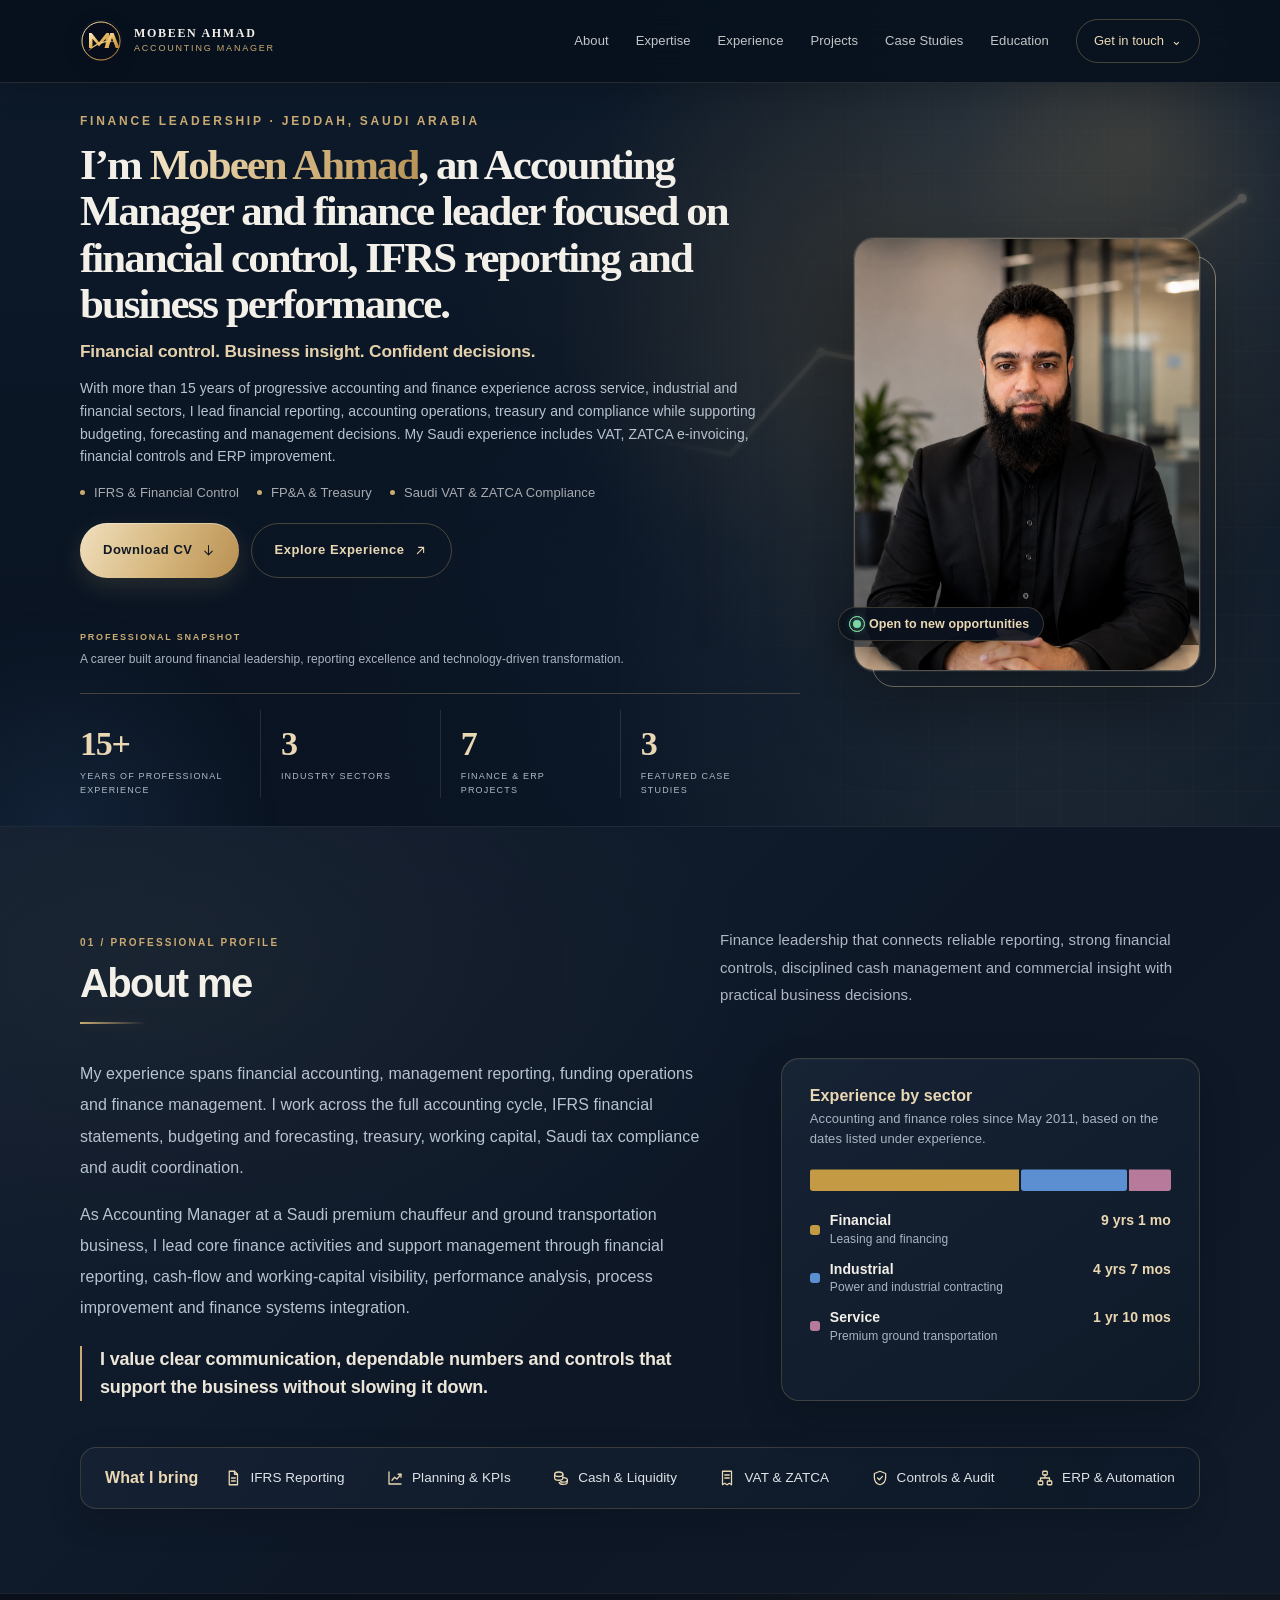
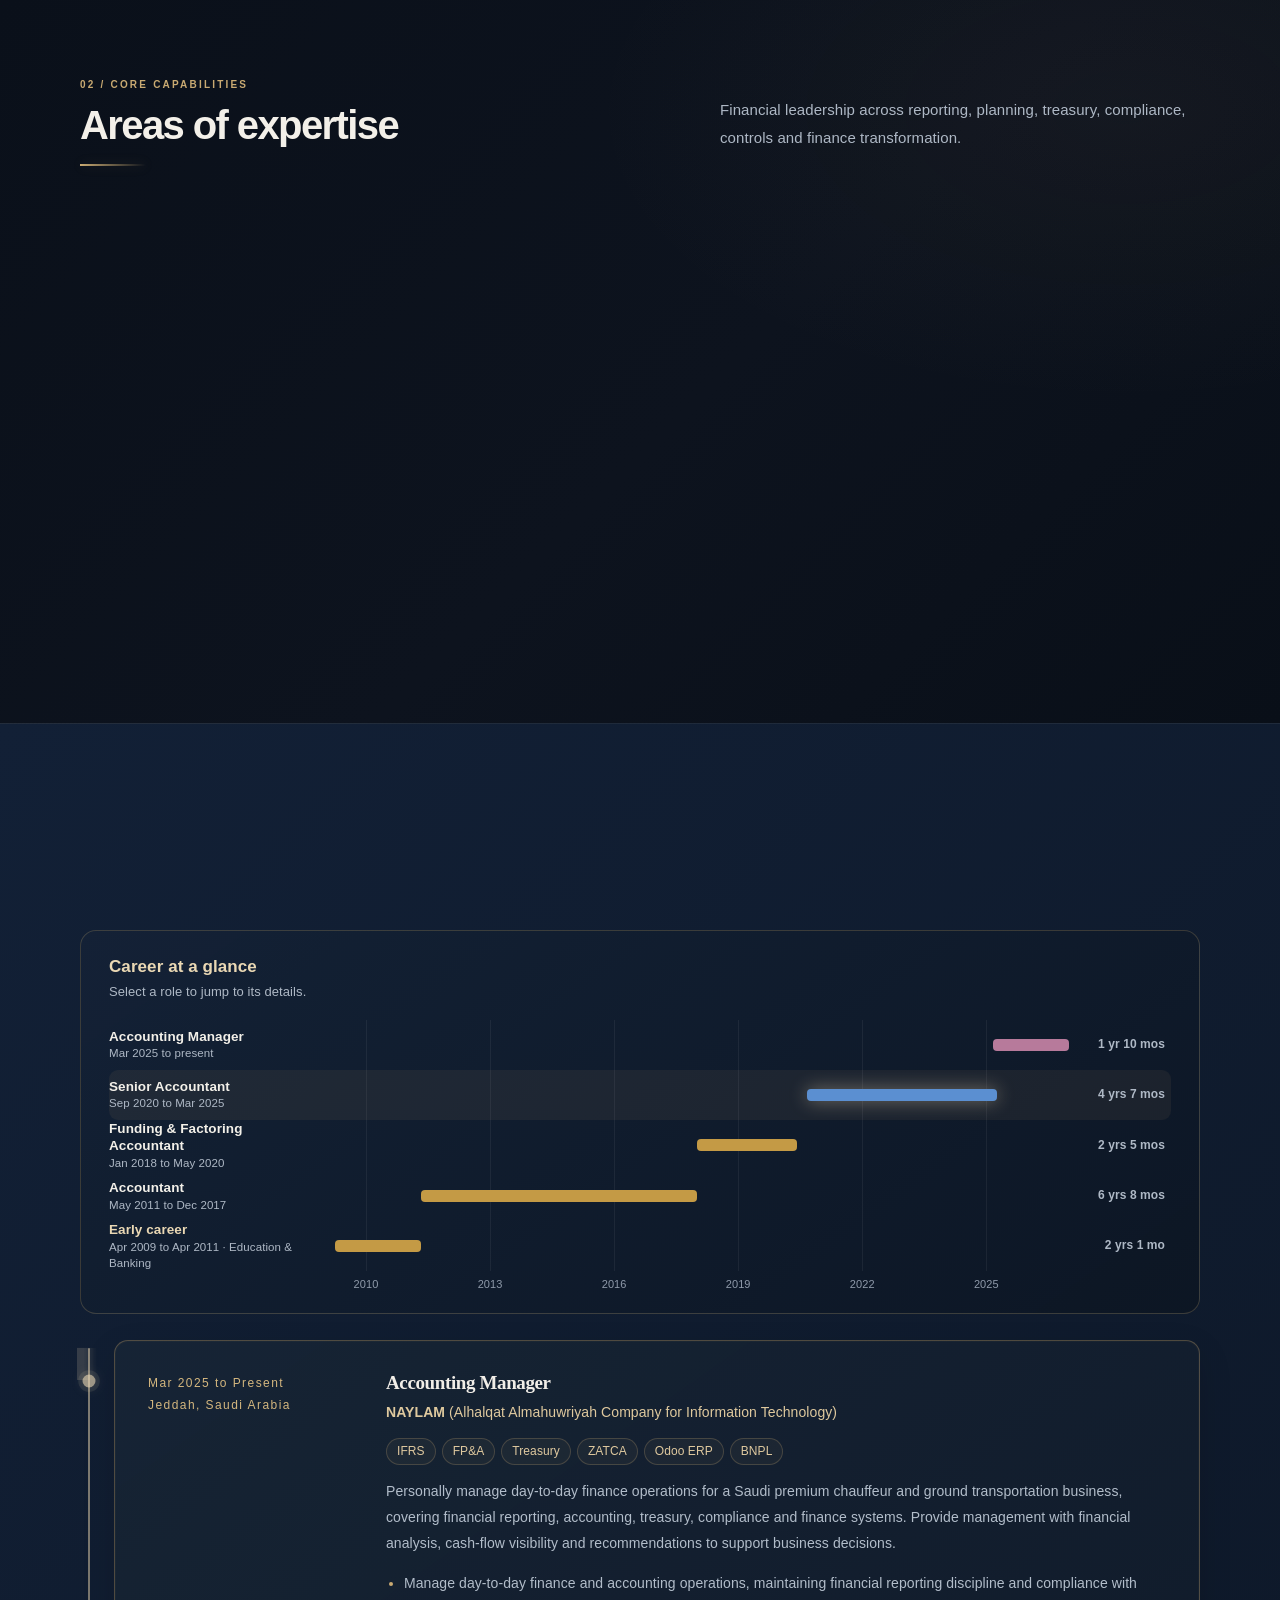
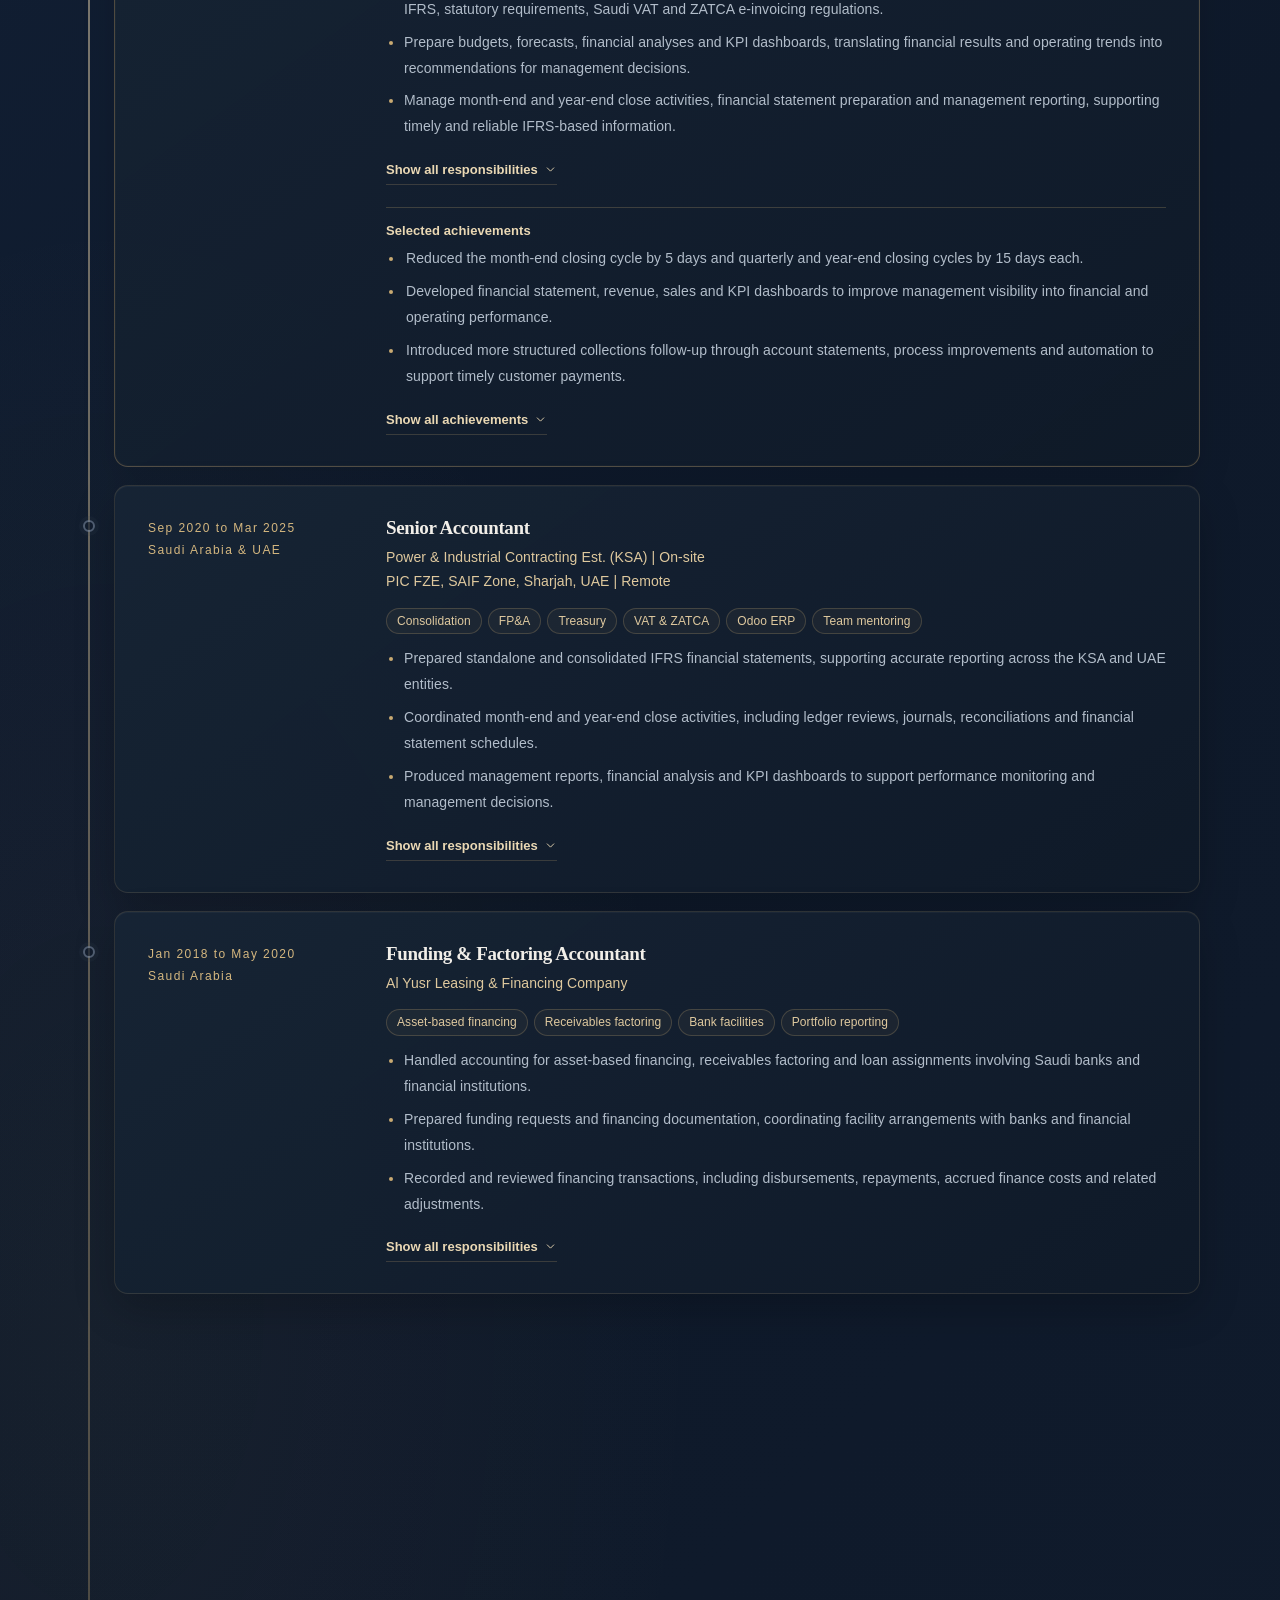
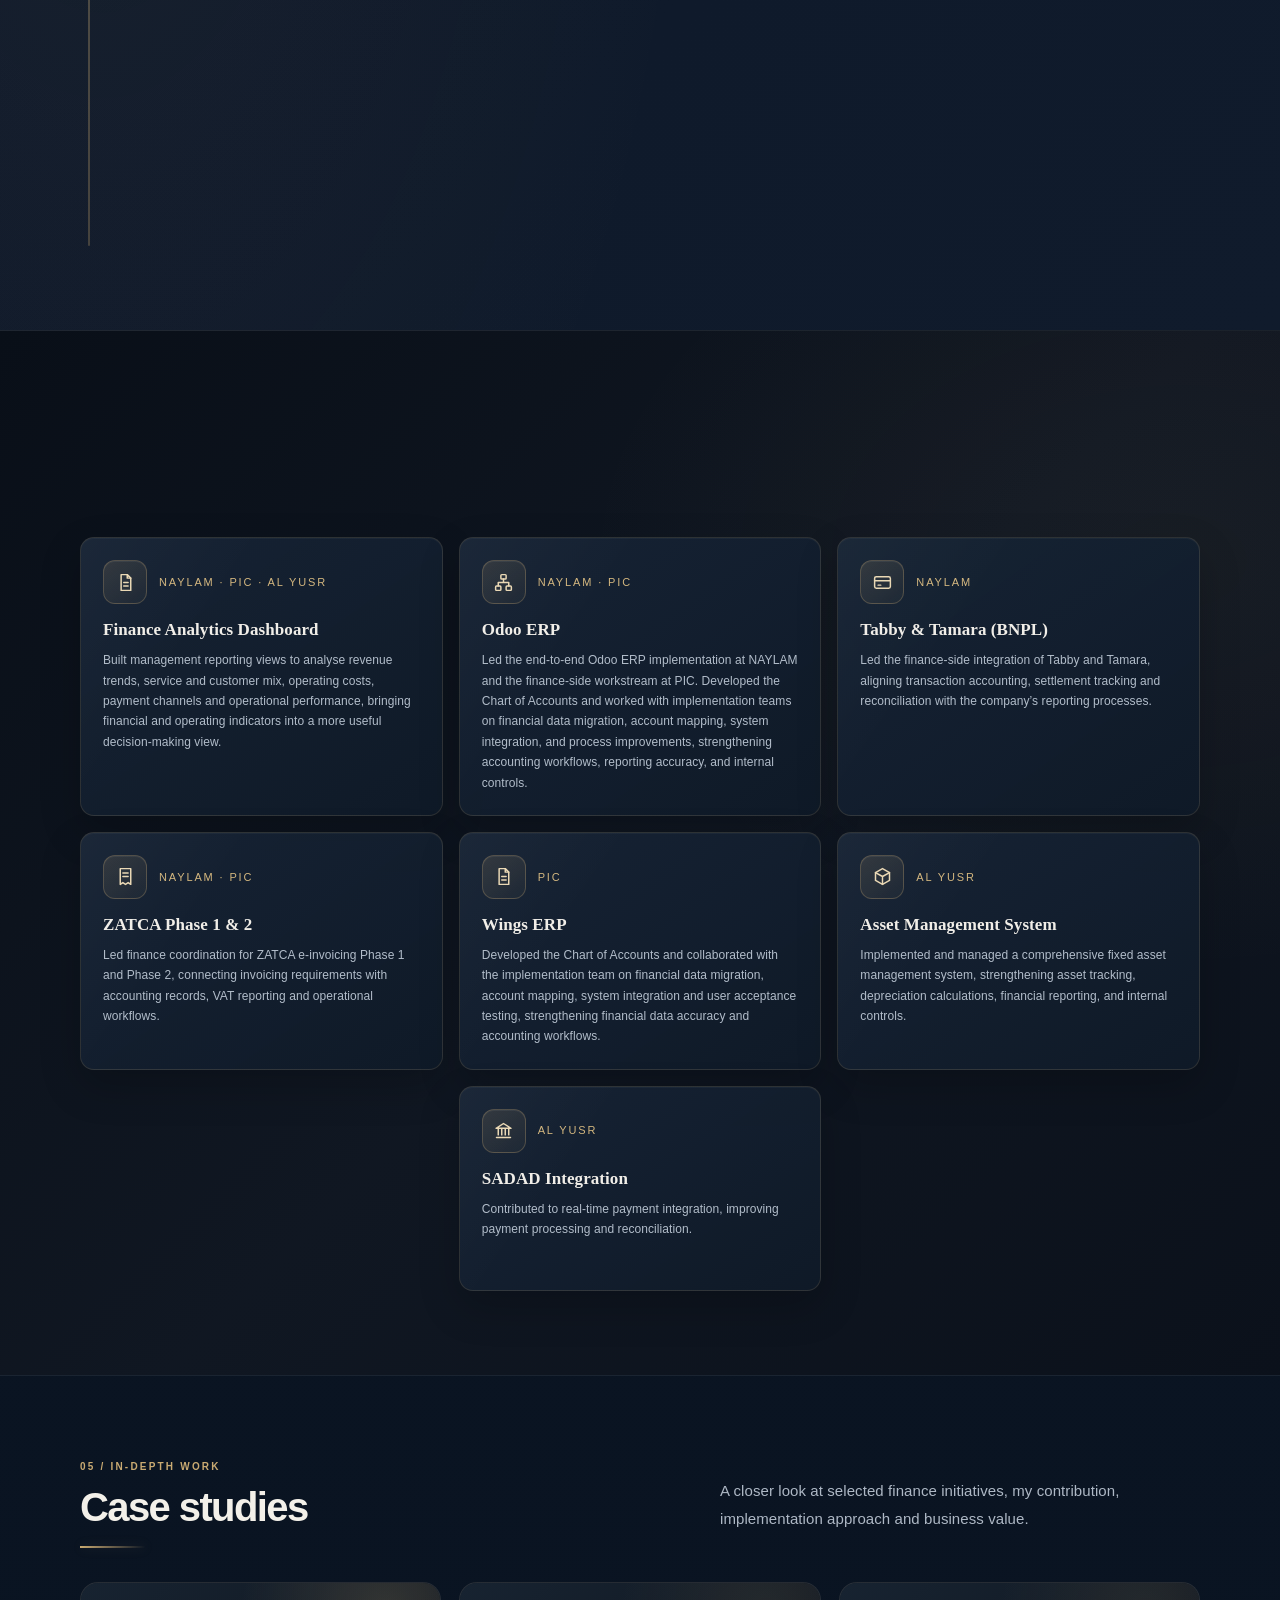
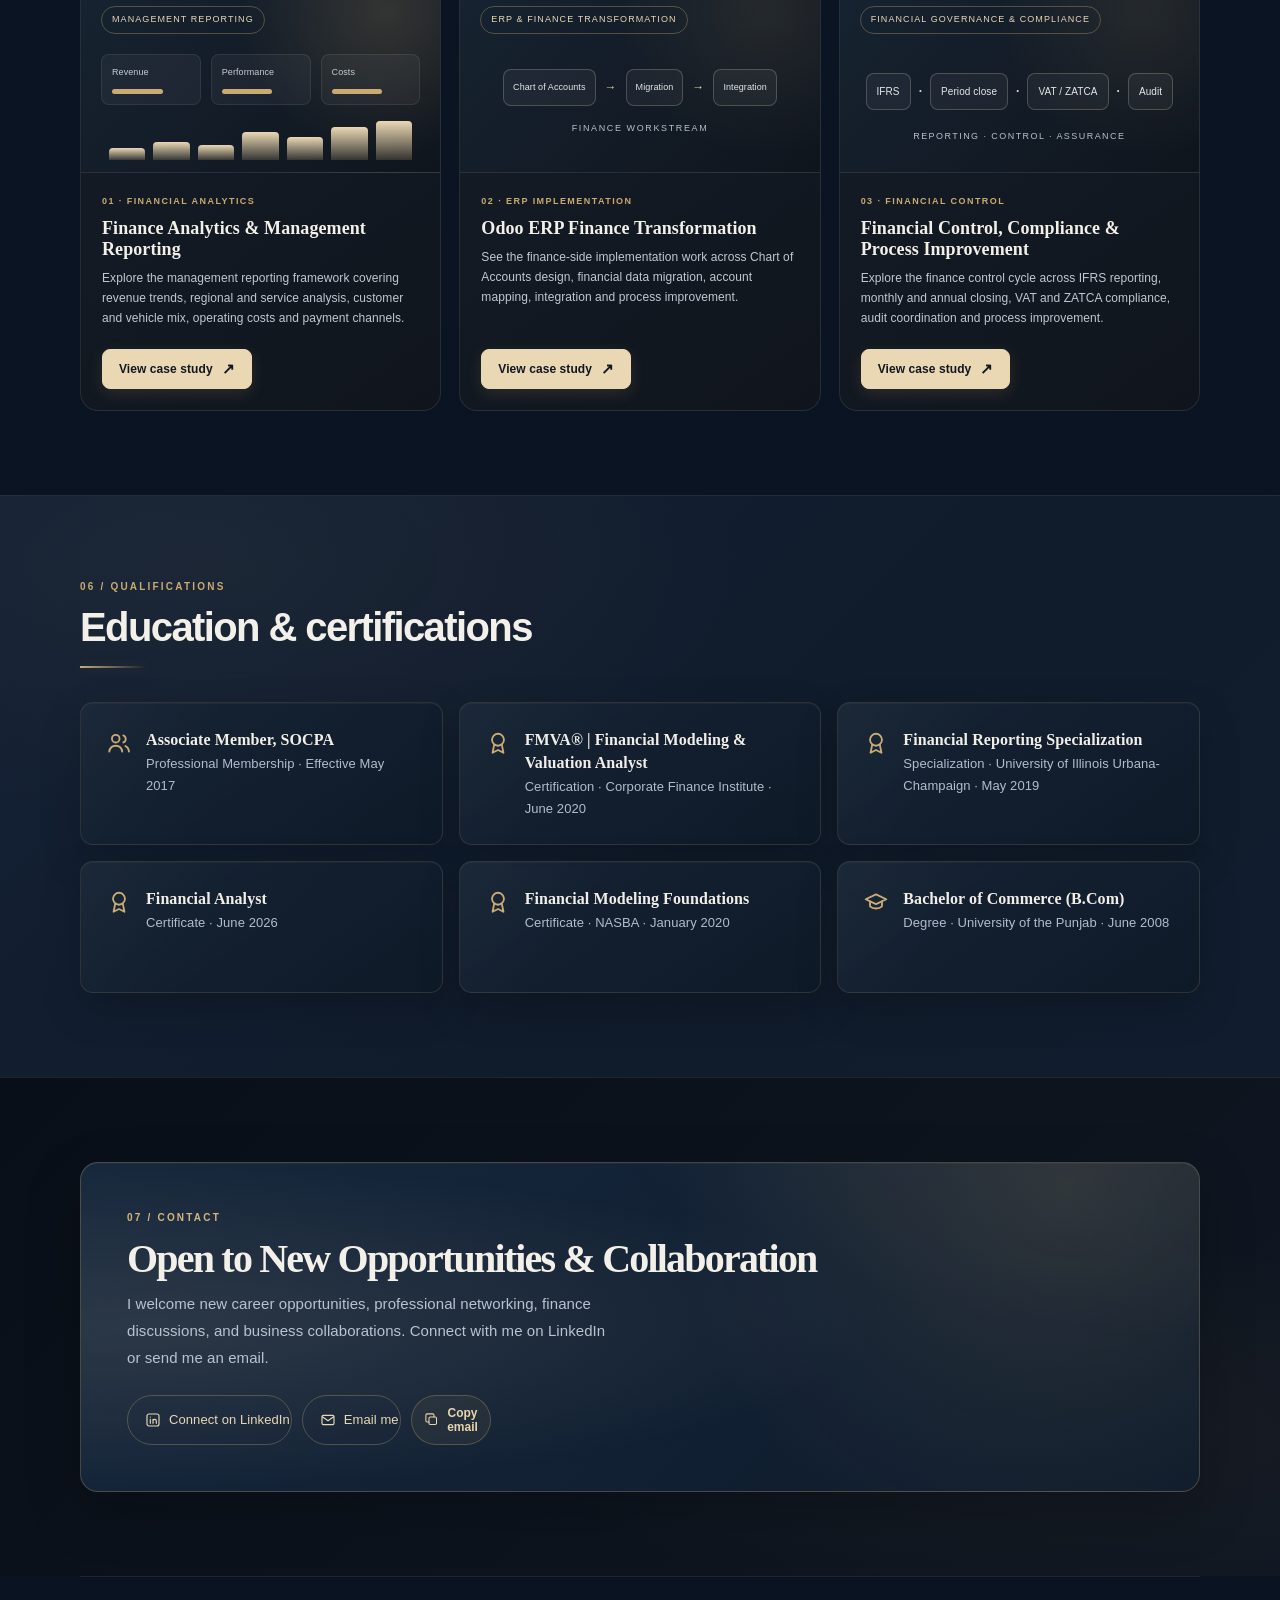
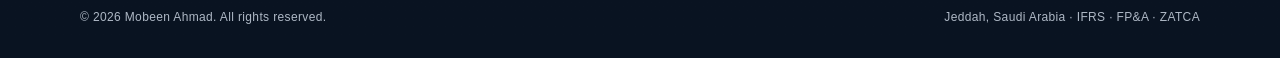
<file: index.html>
<!doctype html>
<!-- GitHub Pages deployment refresh: mobile responsive update -->
<!-- GitHub Pages deployment refresh: 2026-11-05 -->
<!-- GitHub Pages deployment retry: 2026-11-06 -->
<html lang="en">
<head>
<meta charset="utf-8">
<meta http-equiv="Content-Security-Policy" content="default-src 'self'; base-uri 'self'; object-src 'none'; script-src 'self' 'sha256-Du+OJKJSbdUgz5nrHeWWINvez6XKDDU/tyj/5c2uvwo='; style-src 'self' 'unsafe-inline' https://fonts.googleapis.com; font-src 'self' https://fonts.gstatic.com data:; img-src 'self' data: blob:; connect-src 'self'; frame-src 'self'; form-action 'self'; upgrade-insecure-requests">

<script>document.documentElement.classList.add('js')</script>
<meta name="viewport" content="width=device-width, initial-scale=1, viewport-fit=cover">
<meta name="theme-color" content="#0b0e13">
<meta name="description" content="Mobeen Ahmad is a Jeddah-based accounting and finance leader with 15+ years of experience in IFRS reporting, financial control, FP&amp;A, treasury, Saudi VAT and ZATCA compliance.">
<meta name="author" content="Mobeen Ahmad">
<meta name="robots" content="index, follow">
<meta name="referrer" content="strict-origin-when-cross-origin">
<meta name="keywords" content="Mobeen Ahmad, Accounting Manager Saudi Arabia, Finance Manager, IFRS reporting, financial reporting, FP&amp;A, financial planning, treasury, VAT, ZATCA, Odoo ERP, Power BI, Jeddah">
<link rel="canonical" href="https://mobeenahmadmak.github.io/">
<meta property="og:type" content="website">
<meta property="og:site_name" content="Mobeen Ahmad | Professional Portfolio">
<meta property="og:title" content="Mobeen Ahmad | Finance Leader, Accounting Manager &amp; Financial Control">
<meta property="og:description" content="Jeddah-based accounting and finance leader with 15+ years of experience in IFRS reporting, financial control, FP&amp;A, treasury, Saudi VAT and ZATCA compliance.">
<meta property="og:url" content="https://mobeenahmadmak.github.io/">
<meta property="og:image" content="https://mobeenahmadmak.github.io/mobeen-ahmad.jpg.png">
<meta property="og:image:alt" content="Mobeen Ahmad, Accounting Manager">
<meta name="twitter:card" content="summary_large_image">
<meta name="twitter:title" content="Mobeen Ahmad | Finance Leader, Accounting Manager &amp; Financial Control">
<meta name="twitter:description" content="Jeddah-based accounting and finance leader with 15+ years of experience in IFRS reporting, financial control, FP&amp;A, treasury, Saudi VAT and ZATCA compliance.">
<meta name="twitter:image" content="https://mobeenahmadmak.github.io/mobeen-ahmad.jpg.png">
<link rel="icon" type="image/svg+xml" href="ma-logo.svg">
<link rel="preload" as="image" href="mobeen-ahmad.jpg.png" fetchpriority="high">
<title>Mobeen Ahmad | Finance Leader, Accounting Manager &amp; Financial Control</title>
<link rel="preconnect" href="https://fonts.googleapis.com">
<link rel="preconnect" href="https://fonts.gstatic.com" crossorigin>
<link href="https://fonts.googleapis.com/css2?family=Inter:wght@400;500;600;700;800&family=Plus+Jakarta+Sans:wght@400;500;600;700;800&display=swap" rel="stylesheet">

<script type="application/ld+json">{"@context":"https://schema.org","@type":"Person","name":"Mobeen Ahmad","jobTitle":"Accounting Manager","url":"https://mobeenahmadmak.github.io/","image":"https://mobeenahmadmak.github.io/mobeen-ahmad.jpg.png","email":"mailto:mobeenahmadmak@gmail.com","sameAs":["https://www.linkedin.com/in/mobeenahmadmak/"],"address":{"@type":"PostalAddress","addressLocality":"Jeddah","addressCountry":"SA"}}</script>


  <link rel="stylesheet" href="assets/css/styles.css?v=20261109-snapshot-visible">
</head>
<body>
<div class="ma-loader" id="maLoader" aria-label="Loading portfolio"><img class="loader-mark" src="ma-logo.svg" alt="MA logo" width="74" height="74"><span class="loader-line"></span><small>FINANCE · LEADERSHIP · INSIGHT</small></div>
<a class="skip-link" href="#about">Skip to content</a>
<div class="progress" id="progress" aria-hidden="true"></div>
<svg class="sprite" aria-hidden="true" xmlns="http://www.w3.org/2000/svg" viewBox="0 0 24 24"><defs><symbol id="i-report" viewBox="0 0 24 24"><path d="M7 3h7l4 4v14H7z"/><path d="M14 3v4h4M10 12h5M10 16h5"/></symbol><symbol id="i-trend" viewBox="0 0 24 24"><path d="M4 20V4M4 20h16"/><path d="M8 15l3.5-4 3 2.5L20 7"/><path d="M16 7h4v4"/></symbol><symbol id="i-coins" viewBox="0 0 24 24"><ellipse cx="9" cy="7" rx="5.5" ry="3"/><path d="M3.5 7v5c0 1.7 2.5 3 5.5 3s5.500-1.300 5.500-3V7"/><path d="M14.500 11.500c3.300-.2 6 1.100 6 2.800 0 1.800-2.500 3.200-5.500 3.200-1.300 0-2.500-.2-3.500-.7M20.500 14.300v3c0 1.700-2.500 3.200-5.500 3.200-2.700 0-5-1.200-5.400-2.800"/></symbol><symbol id="i-receipt" viewBox="0 0 24 24"><path d="M6 3h12v18l-3-2-3 2-3-2-3 2z"/><path d="M9 8h6M9 12h6"/></symbol><symbol id="i-shield" viewBox="0 0 24 24"><path d="M12 3l7.500 3v5.500c0 4.500-3.100 8-7.500 9.500-4.400-1.500-7.500-5-7.500-9.500V6z"/><path d="M8.800 12l2.300 2.300 4.200-4.400"/></symbol><symbol id="i-nodes" viewBox="0 0 24 24"><rect x="9" y="3" width="6" height="5" rx="1"/><rect x="3" y="16" width="6" height="5" rx="1"/><rect x="15" y="16" width="6" height="5" rx="1"/><path d="M12 8v4M6 16v-4h12v4"/></symbol><symbol id="i-card" viewBox="0 0 24 24"><rect x="3" y="5.500" width="18" height="13" rx="2"/><path d="M3 10h18M7 15h3"/></symbol><symbol id="i-box" viewBox="0 0 24 24"><path d="M12 3l8 4.500v9L12 21l-8-4.500v-9z"/><path d="M4 7.500l8 4.500 8-4.500M12 12v9"/></symbol><symbol id="i-bank" viewBox="0 0 24 24"><path d="M3.500 9.500L12 4l8.500 5.500z"/><path d="M6 10v7M10 10v7M14 10v7M18 10v7M4 20h16"/></symbol><symbol id="i-tax" viewBox="0 0 24 24"><path d="M5 19L19 5"/><circle cx="7.500" cy="7.500" r="2.500"/><circle cx="16.500" cy="16.500" r="2.500"/></symbol><symbol id="i-up-right" viewBox="0 0 24 24"><path d="M7 17L17 7M9 7h8v8"/></symbol><symbol id="i-down" viewBox="0 0 24 24"><path d="M12 4v15M6 13l6 6 6-6"/></symbol><symbol id="i-up" viewBox="0 0 24 24"><path d="M12 20V5M6 11l6-6 6 6"/></symbol><symbol id="i-chevron" viewBox="0 0 24 24"><path d="M6 9l6 6 6-6"/></symbol><symbol id="i-mail" viewBox="0 0 24 24"><rect x="3" y="5" width="18" height="14" rx="2"/><path d="M3.500 7l8.500 6 8.500-6"/></symbol><symbol id="i-linkedin" viewBox="0 0 24 24"><rect x="3" y="3" width="18" height="18" rx="3"/><path d="M8 11v6M8 7.500v.1M12 17v-6M12 13.500c0-1.500 1.200-2.500 2.500-2.500s2.500 1 2.500 2.800V17"/></symbol><symbol id="i-whatsapp" viewBox="0 0 24 24"><path d="M20.1 11.6a8.1 8.1 0 0 1-12 7.1L3.5 20l1.3-4.5a8.1 8.1 0 1 1 15.3-3.9Z"/><path d="M8.2 7.9c.2-.4.5-.5.8-.5h.5c.2 0 .4.1.5.4l.8 1.8c.1.2.1.4-.1.6l-.6.7c-.2.2-.2.4 0 .6.5.9 1.2 1.6 2.1 2.1.2.1.4.1.6-.1l.7-.8c.2-.2.4-.2.6-.1l1.8.8c.3.1.4.3.4.5 0 .4-.2 1.1-.7 1.5-.5.4-1.1.6-1.7.5-1-.1-2.3-.7-3.7-1.9-1.3-1.1-2.2-2.5-2.5-3.5-.3-.9 0-1.8.5-2.6Z"/></symbol><symbol id="i-phone" viewBox="0 0 24 24"><path d="M6 3.500h3l1.500 5-2 1.500a12 12 0 005.500 5.500l1.500-2 5 1.500v3c0 1-1 2-2 2C10.500 20 4 13.500 4 5.500c0-1 1-2 2-2z"/></symbol><symbol id="i-cap" viewBox="0 0 24 24"><path d="M2.500 9.500L12 5l9.500 4.500L12 14z"/><path d="M6.500 11.500V16c1.500 1.500 3.500 2 5.500 2s4-.5 5.500-2v-4.500"/></symbol><symbol id="i-award" viewBox="0 0 24 24"><circle cx="12" cy="9" r="5.500"/><path d="M8.500 13.500L7 21l5-2.500L17 21l-1.500-7.500"/></symbol><symbol id="i-users" viewBox="0 0 24 24"><circle cx="9" cy="8" r="3.500"/><path d="M3 20c.5-3.500 2.800-5.500 6-5.500s5.500 2 6 5.500M16 5a3.500 3.500 0 010 6.500M18 14.800c1.800.7 2.900 2.500 3.200 5.200"/></symbol><symbol id="i-copy" viewBox="0 0 24 24"><rect x="8" y="8" width="12" height="12" rx="2"/><path d="M16 8V5a2 2 0 0 0-2-2H5a2 2 0 0 0-2 2v9a2 2 0 0 0 2 2h3"/></symbol></defs></svg>
<header class="topbar"><div class="wrap nav">
<a class="brand" href="/" aria-label="Mobeen Ahmad home"><span class="monogram"><img src="ma-logo.svg" alt="" width="42" height="42"></span><span><strong>MOBEEN AHMAD</strong><small>Accounting Manager</small></span></a>
<button class="menu" id="menu" type="button" aria-label="Open navigation menu" aria-controls="links" aria-expanded="false">☰</button>
<nav class="links" id="links" aria-label="Primary navigation"><a href="#about">About</a><a href="#expertise">Expertise</a><a href="#experience">Experience</a><a href="#projects">Projects</a><a href="#case-studies">Case Studies</a><a href="#education">Education</a><div class="contact-menu"><button class="nav-cta contact-menu-trigger" type="button" aria-label="Contact options" aria-controls="navContactPanel" aria-expanded="false" aria-haspopup="true">Get in touch <span aria-hidden="true">⌄</span></button><div class="contact-menu-panel" id="navContactPanel" hidden><a href="https://www.linkedin.com/in/mobeenahmadmak/" target="_blank" rel="noopener noreferrer"><svg class="ico" aria-hidden="true"><use href="#i-linkedin"/></svg>LinkedIn</a><a href="mailto:mobeenahmadmak@gmail.com"><svg class="ico" aria-hidden="true"><use href="#i-mail"/></svg>Email</a></div></div></nav>

</div></header>
<main id="home">
<section class="hero"><div class="hero-bg" aria-hidden="true"><div class="hero-spot"></div><div class="hero-layer hero-orb one" data-depth="-22"></div><div class="hero-layer hero-orb two" data-depth="-14"></div><div class="hero-layer hero-grid" data-depth="7"></div><svg class="hero-layer hero-chart" data-depth="16" viewBox="0 0 900 560" preserveAspectRatio="xMaxYMid meet" fill="none"><rect class="bar" style="--i:0" x="105" y="340" width="34" height="110" rx="3"/><rect class="bar" style="--i:1" x="185" y="290" width="34" height="160" rx="3"/><rect class="bar" style="--i:2" x="265" y="315" width="34" height="135" rx="3"/><rect class="bar" style="--i:3" x="345" y="230" width="34" height="220" rx="3"/><rect class="bar" style="--i:4" x="425" y="190" width="34" height="260" rx="3"/><rect class="bar" style="--i:5" x="505" y="145" width="34" height="305" rx="3"/><rect class="bar" style="--i:6" x="585" y="105" width="34" height="345" rx="3"/><rect class="bar" style="--i:7" x="665" y="130" width="34" height="320" rx="3"/><rect class="bar" style="--i:8" x="745" y="80" width="34" height="370" rx="3"/><path class="trend" pathLength="1" d="M45 365L145 330L225 345L305 265L385 280L465 190L545 205L625 125L705 145L835 55"/><circle style="--i:0" cx="145" cy="330" r="4"/><circle style="--i:1" cx="305" cy="265" r="4"/><circle style="--i:2" cx="465" cy="190" r="4"/><circle style="--i:3" cx="625" cy="125" r="4"/><circle style="--i:4" cx="835" cy="55" r="4"/></svg></div><div class="wrap hero-layout"><div class="hero-content">
<div class="eyebrow">Finance leadership · Jeddah, Saudi Arabia</div>
<h1>I’m <span>Mobeen Ahmad</span>, an Accounting Manager and finance leader focused on financial control, IFRS reporting and business performance.</h1>
<p class="hero-tag">Financial control. Business insight. Confident decisions.</p>
<p class="hero-copy">With more than 15 years of progressive accounting and finance experience across service, industrial and financial sectors, I lead financial reporting, accounting operations, treasury and compliance while supporting budgeting, forecasting and management decisions. My Saudi experience includes VAT, ZATCA e-invoicing, financial controls and ERP improvement.</p>
<div class="hero-meta"><span>IFRS &amp; Financial Control</span><span>FP&amp;A &amp; Treasury</span><span>Saudi VAT &amp; ZATCA Compliance</span></div>
<div class="actions"><a class="btn btn-gold" href="Mobeen_Ahmad_CV.pdf?v=20261109-final" download="Mobeen_Ahmad_CV.pdf">Download CV<svg class="ico down" aria-hidden="true"><use href="#i-down"/></svg></a><a class="btn btn-outline" href="#experience">Explore Experience<svg class="ico up-right" aria-hidden="true"><use href="#i-up-right"/></svg></a></div>
<div class="stats-heading"><span>Professional snapshot</span><p>A career built around financial leadership, reporting excellence and technology-driven transformation.</p></div><div class="stats"><div class="stat"><b data-count="15" data-suffix="+">15+</b><small>Years of professional experience</small></div><div class="stat"><b data-count="3">3</b><small>Industry sectors</small></div><div class="stat"><b data-count="7">7</b><small>Finance &amp; ERP projects</small></div><div class="stat"><b data-count="3">3</b><small>Featured case studies</small></div></div>
</div><div class="hero-portrait"><span class="portrait-frame" data-depth="-9" aria-hidden="true"></span><div data-depth="4"><img src="mobeen-ahmad.jpg.png" alt="Mobeen Ahmad, Accounting Manager" width="780" height="975" loading="eager" fetchpriority="high" decoding="async"></div><span class="portrait-chip chip-open" data-depth="10"><i class="pulse" aria-hidden="true"></i>Open to new opportunities</span></div></div></section>
<section class="section" id="about"><div class="wrap"><div class="section-head"><div><div class="section-kicker">01 / Professional profile</div><h2>About me</h2><div class="gold-line"></div></div><p class="section-intro">Finance leadership that connects reliable reporting, strong financial controls, disciplined cash management and commercial insight with practical business decisions.</p></div>
<div class="about-grid"><div class="about-copy"><p>My experience spans financial accounting, management reporting, funding operations and finance management. I work across the full accounting cycle, IFRS financial statements, budgeting and forecasting, treasury, working capital, Saudi tax compliance and audit coordination.</p><p>As Accounting Manager at a Saudi premium chauffeur and ground transportation business, I lead core finance activities and support management through financial reporting, cash-flow and working-capital visibility, performance analysis, process improvement and finance systems integration.</p><p>I value clear communication, dependable numbers and controls that support the business without slowing it down.</p></div><aside class="sector-card"><h3>Experience by sector</h3><p>Accounting and finance roles since May 2011, based on the dates listed under experience.</p><div class="sector-bar" aria-hidden="true"><span class="seg" data-sector="financial" style="--c:#C49A45;--w:109"></span><span class="seg" data-sector="industrial" style="--c:#5B8FD1;--w:67"></span><span class="seg" data-sector="service" style="--c:#B77A9B;--w:9"></span></div><ul class="sector-list"><li data-sector="financial" data-ranges="2011-05:2017-12,2018-01:2020-05"><i style="--c:#C49A45"></i><span><b>Financial</b><small>Leasing and financing</small></span><span class="val">9 yrs 1 mo</span></li><li data-sector="industrial" data-ranges="2020-09:2025-03"><i style="--c:#5B8FD1"></i><span><b>Industrial</b><small>Power and industrial contracting</small></span><span class="val">4 yrs 7 mos</span></li><li data-sector="service" data-ranges="2025-03:now"><i style="--c:#B77A9B"></i><span><b>Service</b><small>Premium ground transportation</small></span><span class="val">1 yr 9 mos</span></li></ul></aside></div>
<div class="bring"><h3>What I bring</h3><ul><li><svg class="ico" aria-hidden="true"><use href="#i-report"/></svg>IFRS Reporting</li><li><svg class="ico" aria-hidden="true"><use href="#i-trend"/></svg>Planning &amp; KPIs</li><li><svg class="ico" aria-hidden="true"><use href="#i-coins"/></svg>Cash &amp; Liquidity</li><li><svg class="ico" aria-hidden="true"><use href="#i-receipt"/></svg>VAT &amp; ZATCA</li><li><svg class="ico" aria-hidden="true"><use href="#i-shield"/></svg>Controls &amp; Audit</li><li><svg class="ico" aria-hidden="true"><use href="#i-nodes"/></svg>ERP &amp; Automation</li></ul></div></div></section>
<section class="section" id="expertise"><div class="wrap"><div class="section-head"><div><div class="section-kicker">02 / Core capabilities</div><h2>Areas of expertise</h2><div class="gold-line"></div></div><p class="section-intro">Financial leadership across reporting, planning, treasury, compliance, controls and finance transformation.</p></div>
<div class="skill-grid">
<div class="skill fx"><span class="skill-ico"><svg class="ico" aria-hidden="true"><use href="#i-report"/></svg></span><h3>Financial Reporting</h3><ul class="chips"><li>Month-end, quarter-end &amp; year-end closing</li><li>IFRS financial statements</li><li>General ledger management</li><li>Management reporting</li></ul></div>
<div class="skill fx"><span class="skill-ico"><svg class="ico" aria-hidden="true"><use href="#i-trend"/></svg></span><h3>FP&amp;A</h3><ul class="chips"><li>Budgeting &amp; forecasting</li><li>Financial modelling</li><li>Variance analysis</li><li>KPI &amp; performance monitoring</li><li>Excel &amp; Power BI reporting</li></ul></div>
<div class="skill fx"><span class="skill-ico"><svg class="ico" aria-hidden="true"><use href="#i-coins"/></svg></span><h3>Treasury &amp; Cash Flow</h3><ul class="chips"><li>Cash flow forecasting</li><li>Liquidity management</li><li>Banking operations</li><li>Working capital management</li></ul></div>
<div class="skill fx"><span class="skill-ico"><svg class="ico" aria-hidden="true"><use href="#i-tax"/></svg></span><h3>Tax &amp; Compliance</h3><ul class="chips"><li>VAT reporting</li><li>ZATCA compliance</li><li>E-invoicing implementation</li><li>Statutory tax compliance</li></ul></div>
<div class="skill fx"><span class="skill-ico"><svg class="ico" aria-hidden="true"><use href="#i-shield"/></svg></span><h3>Controls &amp; Audit</h3><ul class="chips"><li>Internal controls</li><li>Balance sheet reconciliations</li><li>Audit coordination</li><li>Financial risk management</li></ul></div>
<div class="skill fx"><span class="skill-ico"><svg class="ico" aria-hidden="true"><use href="#i-nodes"/></svg></span><h3>ERP &amp; Finance Transformation</h3><ul class="chips"><li>ERP implementation</li><li>Chart of accounts design</li><li>Finance process automation</li><li>Payment gateway integration</li></ul></div>
</div>
</div></div></section>
<section class="section" id="experience"><div class="wrap"><div class="section-head"><div><div class="section-kicker">03 / Career journey</div><h2>Professional experience</h2><div class="gold-line"></div></div><p class="section-intro">Progressive experience across financial reporting, accounting operations, treasury, controls and finance leadership.</p></div>
<div class="gantt"><h3>Career at a glance</h3><p>Select a role to jump to its details.</p><a class="g-row now" href="#job-manager"><span class="g-label"><b>Accounting Manager</b><small>Mar 2025 to present</small></span><span class="g-track"><span class="g-bar" data-start="2025-03" data-end="now"></span></span><span class="g-dur"></span></a><a class="g-row" href="#job-senior"><span class="g-label"><b>Senior Accountant</b><small>Sep 2020 to Mar 2025</small></span><span class="g-track"><span class="g-bar" data-start="2020-09" data-end="2025-03"></span></span><span class="g-dur"></span></a><a class="g-row" href="#job-funding"><span class="g-label"><b>Funding &amp; Factoring Accountant</b><small>Jan 2018 to May 2020</small></span><span class="g-track"><span class="g-bar" data-start="2018-01" data-end="2020-05"></span></span><span class="g-dur"></span></a><a class="g-row" href="#job-accountant"><span class="g-label"><b>Accountant</b><small>May 2011 to Dec 2017</small></span><span class="g-track"><span class="g-bar" data-start="2011-05" data-end="2017-12"></span></span><span class="g-dur"></span></a><div class="g-row earlier"><span class="g-label"><b>Early career</b><small>Apr 2009 to Apr 2011 · Education &amp; Banking</small></span><span class="g-track"><span class="g-bar" data-start="2009-04" data-end="2011-04"></span></span><span class="g-dur"></span></div><div class="g-axis" aria-hidden="true"><span></span><span class="g-ticks"></span><span></span></div></div>
<div class="timeline"><span class="rail-fill" aria-hidden="true"></span>
<article class="job fx" id="job-manager"><div class="job-date">Mar 2025 to Present<br>Jeddah, Saudi Arabia</div><div><h3>Accounting Manager</h3><div class="company"><strong>NAYLAM</strong> (Alhalqat Almahuwriyah Company for Information Technology)</div><ul class="chips"><li>IFRS</li><li>FP&amp;A</li><li>Treasury</li><li>ZATCA</li><li>Odoo ERP</li><li>BNPL</li></ul><p>Personally manage day-to-day finance operations for a Saudi premium chauffeur and ground transportation business, covering financial reporting, accounting, treasury, compliance and finance systems. Provide management with financial analysis, cash-flow visibility and recommendations to support business decisions.</p><ul>
<li>Manage day-to-day finance and accounting operations, maintaining financial reporting discipline and compliance with IFRS, statutory requirements, Saudi VAT and ZATCA e-invoicing regulations.</li>
<li>Prepare budgets, forecasts, financial analyses and KPI dashboards, translating financial results and operating trends into recommendations for management decisions.</li>
<li>Manage month-end and year-end close activities, financial statement preparation and management reporting, supporting timely and reliable IFRS-based information.</li>
<li>Manage treasury and cash-flow activities, including liquidity monitoring, banking matters, working capital and payment planning.</li>
<li>Maintain financial controls and accounting procedures, coordinate internal and external audits, respond to audit requests and follow up on identified matters.</li>
<li>Handle the full accounting cycle across general ledger, accounts payable, accounts receivable, payroll, fixed assets and bank reconciliations.</li>
<li>Designed the Chart of Accounts and led the finance-side Odoo ERP implementation, aligning accounting requirements with operational workflows and supporting more structured reporting and controls.</li>
<li>Manage the finance-side integration and accounting of payment gateways and Buy Now, Pay Later (BNPL) solutions, including Tabby and Tamara, covering transaction recording, settlements, reconciliations and reporting.</li>
</ul>
<h4 class="achievement-heading">Selected achievements</h4>
<ul class="achievement-list">
<li>Reduced the month-end closing cycle by 5 days and quarterly and year-end closing cycles by 15 days each.</li>
<li>Developed financial statement, revenue, sales and KPI dashboards to improve management visibility into financial and operating performance.</li>
<li>Introduced more structured collections follow-up through account statements, process improvements and automation to support timely customer payments.</li>
<li>Improved cash and payment discipline by reviewing non-productive spending, prioritising payments and advising management on payroll and hiring decisions.</li>
<li>Maintained timely VAT return submissions ahead of statutory deadlines.</li>
</ul></div></article>
<article class="job fx" id="job-senior"><div class="job-date">Sep 2020 to Mar 2025<br>Saudi Arabia &amp; UAE</div><div><h3>Senior Accountant</h3><div class="company">Power &amp; Industrial Contracting Est. (KSA) | On-site<br>PIC FZE, SAIF Zone, Sharjah, UAE | Remote</div><ul class="chips"><li>Consolidation</li><li>FP&amp;A</li><li>Treasury</li><li>VAT &amp; ZATCA</li><li>Odoo ERP</li><li>Team mentoring</li></ul><ul>
<li>Prepared standalone and consolidated IFRS financial statements, supporting accurate reporting across the KSA and UAE entities.</li>
<li>Coordinated month-end and year-end close activities, including ledger reviews, journals, reconciliations and financial statement schedules.</li>
<li>Produced management reports, financial analysis and KPI dashboards to support performance monitoring and management decisions.</li>
<li>Prepared annual budgets, financial forecasts and variance analysis to support financial planning and performance review.</li>
<li>Monitored cash flow, prepared liquidity forecasts and supported treasury and working-capital management.</li>
<li>Handled VAT reporting and ZATCA compliance, coordinating accurate tax filings and supporting documentation.</li>
<li>Managed fixed asset accounting, including capitalization, depreciation, transfers, disposals and asset verification.</li>
<li>Coordinated internal and external audits, prepared supporting schedules and followed up on audit observations and control matters.</li>
<li>Led the finance workstream for Odoo ERP implementation, including Chart of Accounts development, financial data migration, account mapping, system integration and user acceptance testing (UAT).</li>
<li>Supervised and mentored junior accounting staff and worked with procurement, operations, HR and project teams to resolve finance issues and improve processes.</li>
</ul></div></article>
<article class="job fx" id="job-funding"><div class="job-date">Jan 2018 to May 2020<br>Saudi Arabia</div><div><h3>Funding &amp; Factoring Accountant</h3><div class="company">Al Yusr Leasing &amp; Financing Company</div><ul class="chips"><li>Asset-based financing</li><li>Receivables factoring</li><li>Bank facilities</li><li>Portfolio reporting</li></ul><ul>
<li>Handled accounting for asset-based financing, receivables factoring and loan assignments involving Saudi banks and financial institutions.</li>
<li>Prepared funding requests and financing documentation, coordinating facility arrangements with banks and financial institutions.</li>
<li>Recorded and reviewed financing transactions, including disbursements, repayments, accrued finance costs and related adjustments.</li>
<li>Coordinated with banks on funding arrangements, facility renewals, repayment schedules, settlements and reconciliations.</li>
<li>Prepared financing portfolio reports, ageing analyses and funding-utilisation reports for management monitoring.</li>
<li>Reconciled financing and bank accounts, investigated discrepancies and maintained accurate financial records.</li>
<li>Supported IFRS reporting, external audits, regulatory requirements and lender due diligence through schedules and supporting documentation.</li>
</ul></div></article>
<article class="job fx" id="job-accountant"><div class="job-date">May 2011 to Dec 2017<br>Saudi Arabia</div><div><h3>Accountant</h3><div class="company">Al Yusr Leasing &amp; Financing Company</div><ul class="chips"><li>General ledger</li><li>AP &amp; AR</li><li>Payroll</li><li>Fixed assets</li><li>SADAD</li></ul><ul>
<li>Maintained the general ledger and recorded transactions in line with accounting policies and applicable standards.</li>
<li>Prepared journal entries, balance sheet and bank reconciliations, and monthly financial reports.</li>
<li>Processed accounts payable and receivable, supplier payments, customer collections and account reconciliations.</li>
<li>Processed payroll, employee reimbursements, insurance accounting and statutory deductions.</li>
<li>Maintained fixed asset records and processed acquisitions, depreciation, transfers and disposals.</li>
<li>Processed customer payments through SADAD and reconciled receipts with customer accounts.</li>
<li>Assisted with monthly, quarterly and annual financial statements, budget reports, audit schedules and supporting documentation.</li>
<li>Worked with banks, vendors, customers and internal departments to resolve discrepancies and support effective accounting processes and controls.</li>
</ul></div></article>
<section class="early-career" aria-labelledby="earlyCareerTitle">
<div class="early-career-heading"><span class="early-career-kicker">FOUNDATION YEARS</span><h3 id="earlyCareerTitle">Early Career Experience</h3><p>Building a foundation in education and banking before moving into accounting and finance.</p></div>
<div class="early-career-grid">
<article class="early-career-item"><div class="early-career-icon" aria-hidden="true"><svg class="ico"><use href="#i-cap"/></svg></div><div class="early-career-details"><div class="early-career-date">August 2009 – April 2011</div><h4>Teacher</h4><p>Green Hall Education System</p></div></article>
<article class="early-career-item"><div class="early-career-icon" aria-hidden="true"><svg class="ico"><use href="#i-bank"/></svg></div><div class="early-career-details"><div class="early-career-date">April 2009 – July 2009</div><h4>Banking Trainee</h4><p>National Bank of Pakistan</p></div></article>
</div></section>
</div></div></section>
<section class="section" id="projects"><div class="wrap"><div class="section-head"><div><div class="section-kicker">04 / Selected delivery</div><h2>Projects</h2><div class="gold-line"></div></div><p class="section-intro">Selected finance, ERP and fintech initiatives from my professional experience.</p></div>
<div class="project-grid">
<div class="project fx wide"><div class="project-top"><span class="project-ico"><svg class="ico" aria-hidden="true"><use href="#i-report"/></svg></span><span>NAYLAM · PIC · Al Yusr</span></div><h3>Finance Analytics Dashboard</h3><p>Built management reporting views to analyse revenue trends, service and customer mix, operating costs, payment channels and operational performance, bringing financial and operating indicators into a more useful decision-making view.</p></div>

<div class="project fx wide odoo-feature"><div class="project-top"><span class="project-ico"><svg class="ico" aria-hidden="true"><use href="#i-nodes"/></svg></span><span>NAYLAM · PIC</span></div><h3>Odoo ERP</h3><p>Led the end-to-end Odoo ERP implementation at NAYLAM and the finance-side workstream at PIC. Developed the Chart of Accounts and worked with implementation teams on financial data migration, account mapping, system integration, and process improvements, strengthening accounting workflows, reporting accuracy, and internal controls.</p></div>
<div class="project fx"><div class="project-top"><span class="project-ico"><svg class="ico" aria-hidden="true"><use href="#i-card"/></svg></span><span>NAYLAM</span></div><h3>Tabby &amp; Tamara (BNPL)</h3><p>Led the finance-side integration of Tabby and Tamara, aligning transaction accounting, settlement tracking and reconciliation with the company’s reporting processes.</p></div>
<div class="project fx"><div class="project-top"><span class="project-ico"><svg class="ico" aria-hidden="true"><use href="#i-receipt"/></svg></span><span>NAYLAM · PIC</span></div><h3>ZATCA Phase 1 &amp; 2</h3><p>Led finance coordination for ZATCA e-invoicing Phase 1 and Phase 2, connecting invoicing requirements with accounting records, VAT reporting and operational workflows.</p></div>
<div class="project fx wide"><div class="project-top"><span class="project-ico"><svg class="ico" aria-hidden="true"><use href="#i-report"/></svg></span><span>PIC</span></div><h3>Wings ERP</h3><p>Developed the Chart of Accounts and collaborated with the implementation team on financial data migration, account mapping, system integration and user acceptance testing, strengthening financial data accuracy and accounting workflows.</p></div>
<div class="project fx wide asset"><div class="project-top"><span class="project-ico"><svg class="ico" aria-hidden="true"><use href="#i-box"/></svg></span><span>Al Yusr</span></div><h3>Asset Management System</h3><p>Implemented and managed a comprehensive fixed asset management system, strengthening asset tracking, depreciation calculations, financial reporting, and internal controls.</p></div>
<div class="project fx"><div class="project-top"><span class="project-ico"><svg class="ico" aria-hidden="true"><use href="#i-bank"/></svg></span><span>Al Yusr</span></div><h3>SADAD Integration</h3><p>Contributed to real-time payment integration, improving payment processing and reconciliation.</p></div>
</div></div></section>
<section class="section" id="case-studies"><div class="wrap"><div class="section-head"><div><div class="section-kicker">05 / In-depth work</div><h2>Case studies</h2><div class="gold-line"></div></div><p class="section-intro">A closer look at selected finance initiatives, my contribution, implementation approach and business value.</p></div>
<div class="case-study-grid">
<a class="case-study-card" href="analytics.html"><div class="case-study-visual analytics-visual"><span class="case-study-label">Management reporting</span><div class="mini-kpis"><span><b>Revenue</b><i></i></span><span><b>Performance</b><i></i></span><span><b>Costs</b><i></i></span></div><div class="mini-chart"><i></i><i></i><i></i><i></i><i></i><i></i><i></i></div></div><div class="case-study-body"><div class="case-study-meta">01 · FINANCIAL ANALYTICS</div><h3>Finance Analytics &amp; Management Reporting</h3><p>Explore the management reporting framework covering revenue trends, regional and service analysis, customer and vehicle mix, operating costs and payment channels.</p><span class="case-study-link">View case study <span aria-hidden="true">↗</span></span></div></a>
<a class="case-study-card" href="odoo-erp.html"><div class="case-study-visual erp-visual"><span class="case-study-label">ERP &amp; finance transformation</span><div class="erp-flow"><i>Chart of Accounts</i><b>→</b><i>Migration</i><b>→</b><i>Integration</i></div><div class="erp-base">FINANCE WORKSTREAM</div></div><div class="case-study-body"><div class="case-study-meta">02 · ERP IMPLEMENTATION</div><h3>Odoo ERP Finance Transformation</h3><p>See the finance-side implementation work across Chart of Accounts design, financial data migration, account mapping, integration and process improvement.</p><span class="case-study-link">View case study <span aria-hidden="true">↗</span></span></div></a>
<a class="case-study-card" href="financial-control.html"><div class="case-study-visual control-visual"><span class="case-study-label">Financial governance &amp; compliance</span><div class="control-flow"><i>IFRS</i><b>·</b><i>Period close</i><b>·</b><i>VAT / ZATCA</i><b>·</b><i>Audit</i></div><div class="control-base">REPORTING · CONTROL · ASSURANCE</div></div><div class="case-study-body"><div class="case-study-meta">03 · FINANCIAL CONTROL</div><h3>Financial Control, Compliance &amp; Process Improvement</h3><p>Explore the finance control cycle across IFRS reporting, monthly and annual closing, VAT and ZATCA compliance, audit coordination and process improvement.</p><span class="case-study-link">View case study <span aria-hidden="true">↗</span></span></div></a>
</div></div></section>
<section class="section" id="education"><div class="wrap"><div class="section-head"><div><div class="section-kicker">06 / Qualifications</div><h2>Education &amp; certifications</h2><div class="gold-line"></div></div></div>
<div class="edu-grid"><div class="edu"><svg class="ico" aria-hidden="true"><use href="#i-users"/></svg><div><h3>Associate Member, SOCPA</h3><p>Professional Membership · Effective May 2017</p></div></div><div class="edu"><svg class="ico" aria-hidden="true"><use href="#i-award"/></svg><div><h3>FMVA® | Financial Modeling &amp; Valuation Analyst</h3><p>Certification · Corporate Finance Institute · June 2020</p></div></div><div class="edu"><svg class="ico" aria-hidden="true"><use href="#i-award"/></svg><div><h3>Financial Reporting Specialization</h3><p>Specialization · University of Illinois Urbana-Champaign · May 2019</p></div></div><div class="edu"><svg class="ico" aria-hidden="true"><use href="#i-award"/></svg><div><h3>Financial Analyst</h3><p>Certificate · June 2026</p></div></div><div class="edu"><svg class="ico" aria-hidden="true"><use href="#i-award"/></svg><div><h3>Financial Modeling Foundations</h3><p>Certificate · NASBA · January 2020</p></div></div><div class="edu"><svg class="ico" aria-hidden="true"><use href="#i-cap"/></svg><div><h3>Bachelor of Commerce (B.Com)</h3><p>Degree · University of the Punjab · June 2008</p></div></div></div></div></section>
<section class="section" id="contact"><div class="wrap"><div class="contact">
<div class="contact-info"><div class="section-kicker">07 / Contact</div><h2>Open to New Opportunities &amp; Collaboration</h2><p>I welcome new career opportunities, professional networking, finance discussions, and business collaborations. Connect with me on LinkedIn or send me an email.</p>
<div class="contact-links"><a class="contact-link-primary" href="https://www.linkedin.com/in/mobeenahmadmak/" target="_blank" rel="noopener noreferrer"><svg class="ico" aria-hidden="true"><use href="#i-linkedin"/></svg>Connect on LinkedIn</a><a href="mailto:mobeenahmadmak@gmail.com"><svg class="ico" aria-hidden="true"><use href="#i-mail"/></svg>Email me</a><button class="copy-email-btn" type="button" data-copy-email="mobeenahmadmak@gmail.com"><svg class="ico" aria-hidden="true"><use href="#i-copy"/></svg><span>Copy email</span></button><span class="copy-email-status" id="copyEmailStatus" role="status" aria-live="polite"></span></div>
</div></div></div></section>
</main>
<button class="scroll-top" id="scrollTop" type="button" aria-label="Scroll to top" title="Back to top"><svg class="ico" aria-hidden="true"><use href="#i-up"/></svg></button>
<footer class="wrap footer"><span>© <span id="year"></span> Mobeen Ahmad. All rights reserved.</span><span>Jeddah, Saudi Arabia · IFRS · FP&amp;A · ZATCA</span></footer>

<dialog class="case-study-modal" id="caseStudyModal" aria-labelledby="caseStudyModalTitle">
 <div class="case-study-modal-bar">
  <span id="caseStudyModalTitle">Case Study</span>
  <button class="case-study-modal-close" type="button" aria-label="Close case study" title="Close">×</button>
 </div>
 <iframe class="case-study-modal-frame" title="Case study details" loading="eager"></iframe>
</dialog>
<script src="assets/js/main.js?v=20261109-inline-achievements" defer></script>

</body></html>
</file>
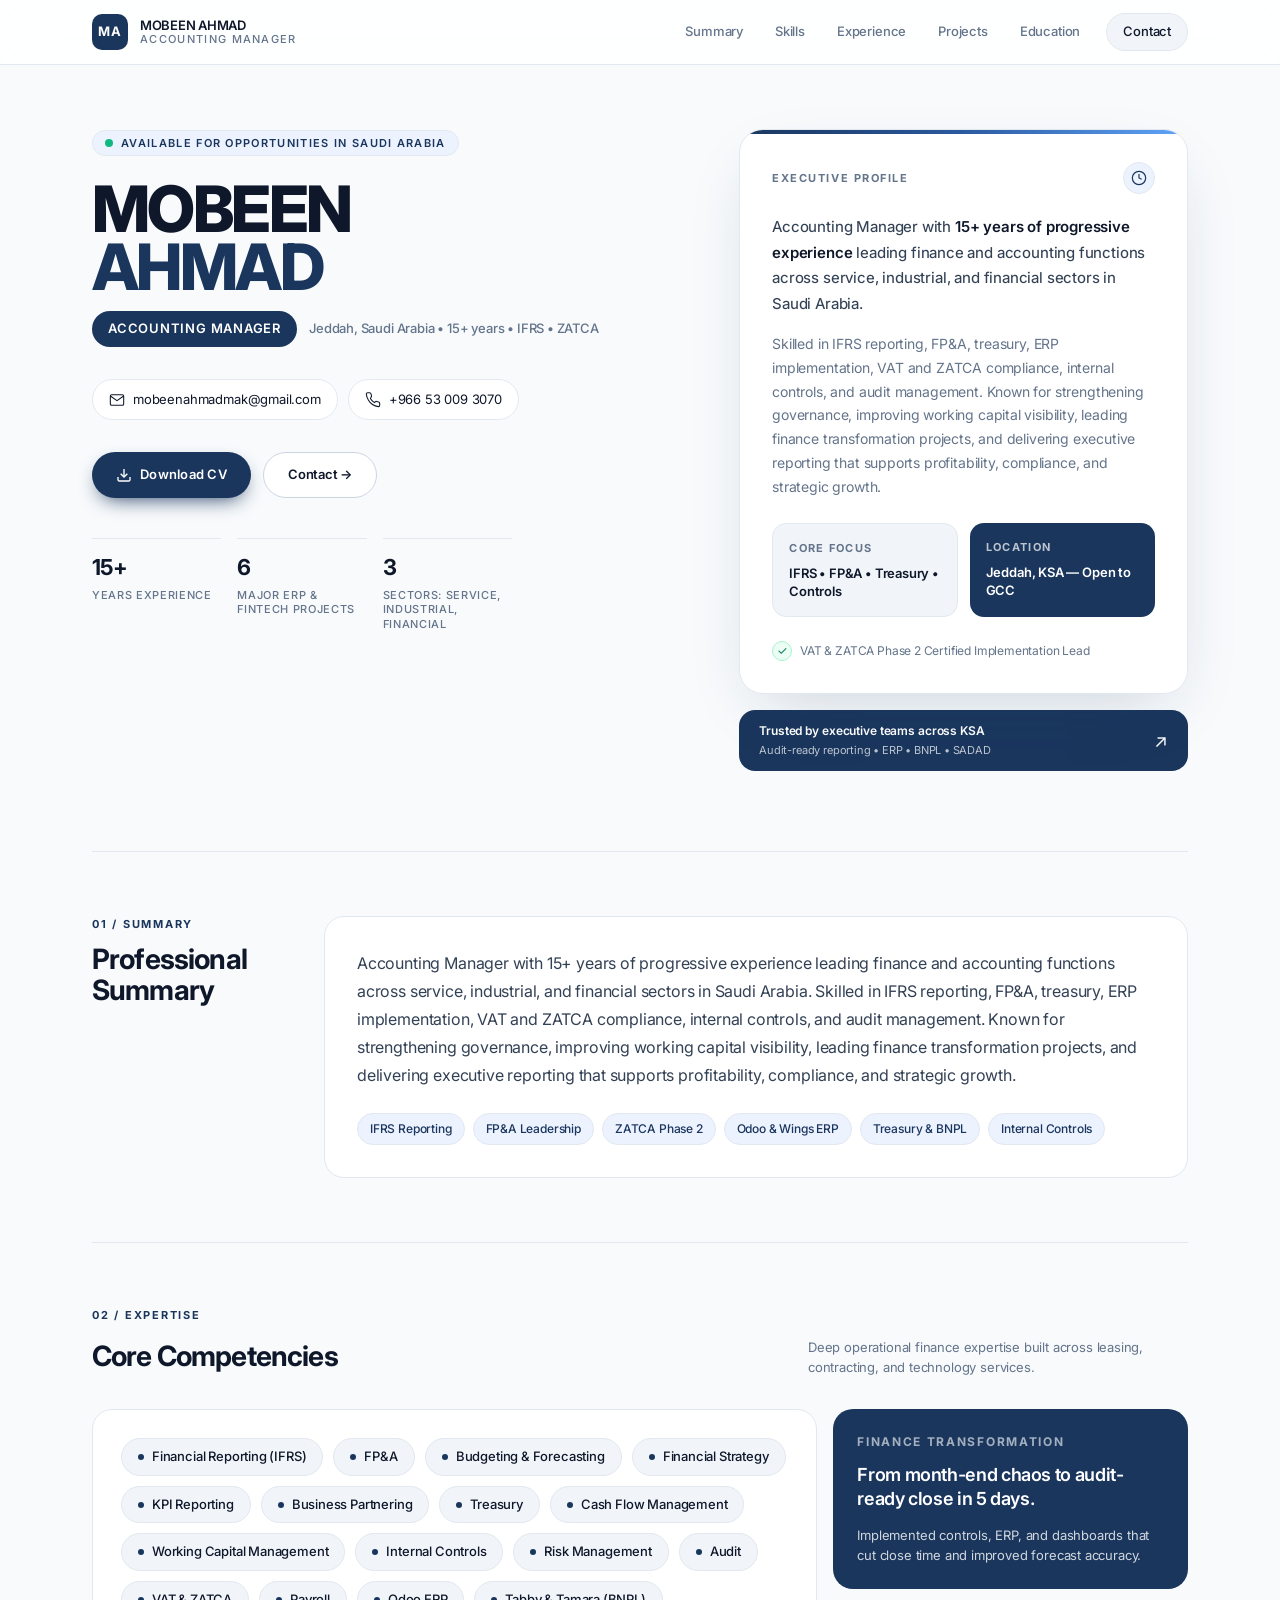
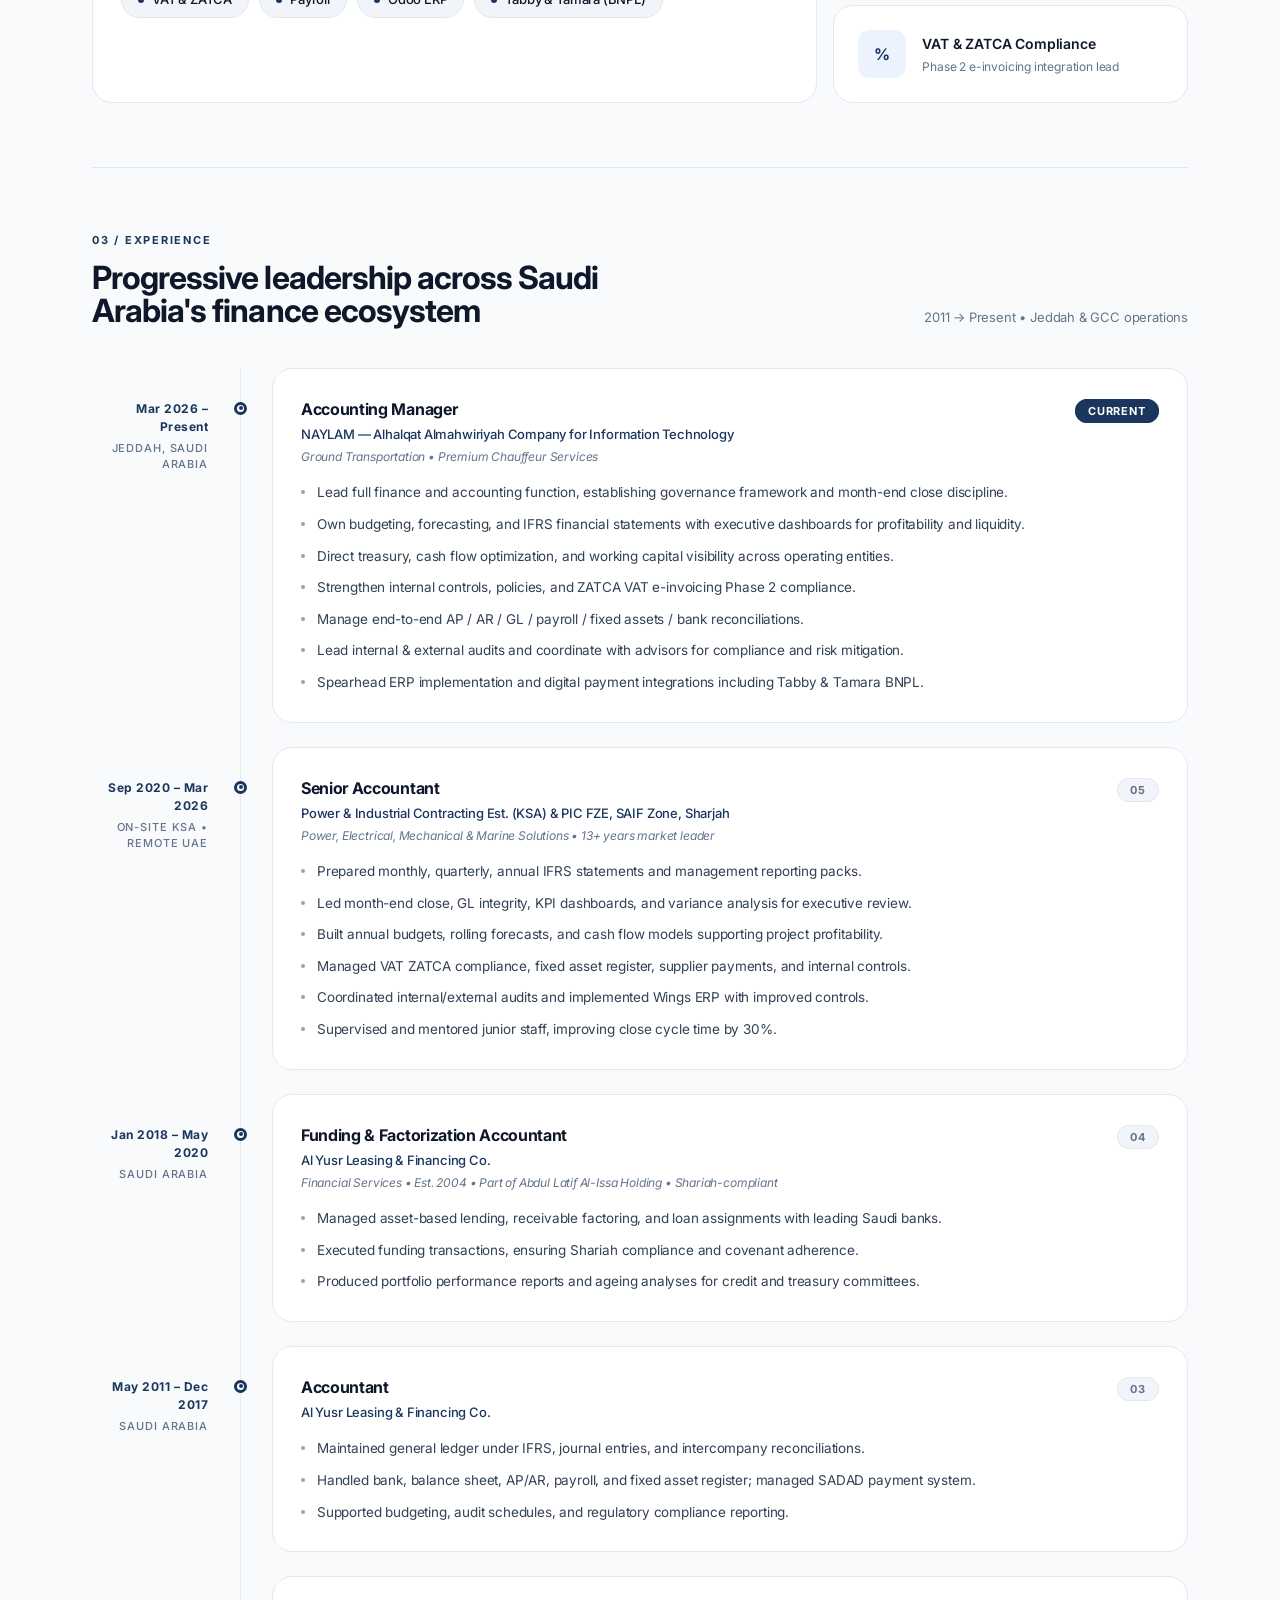
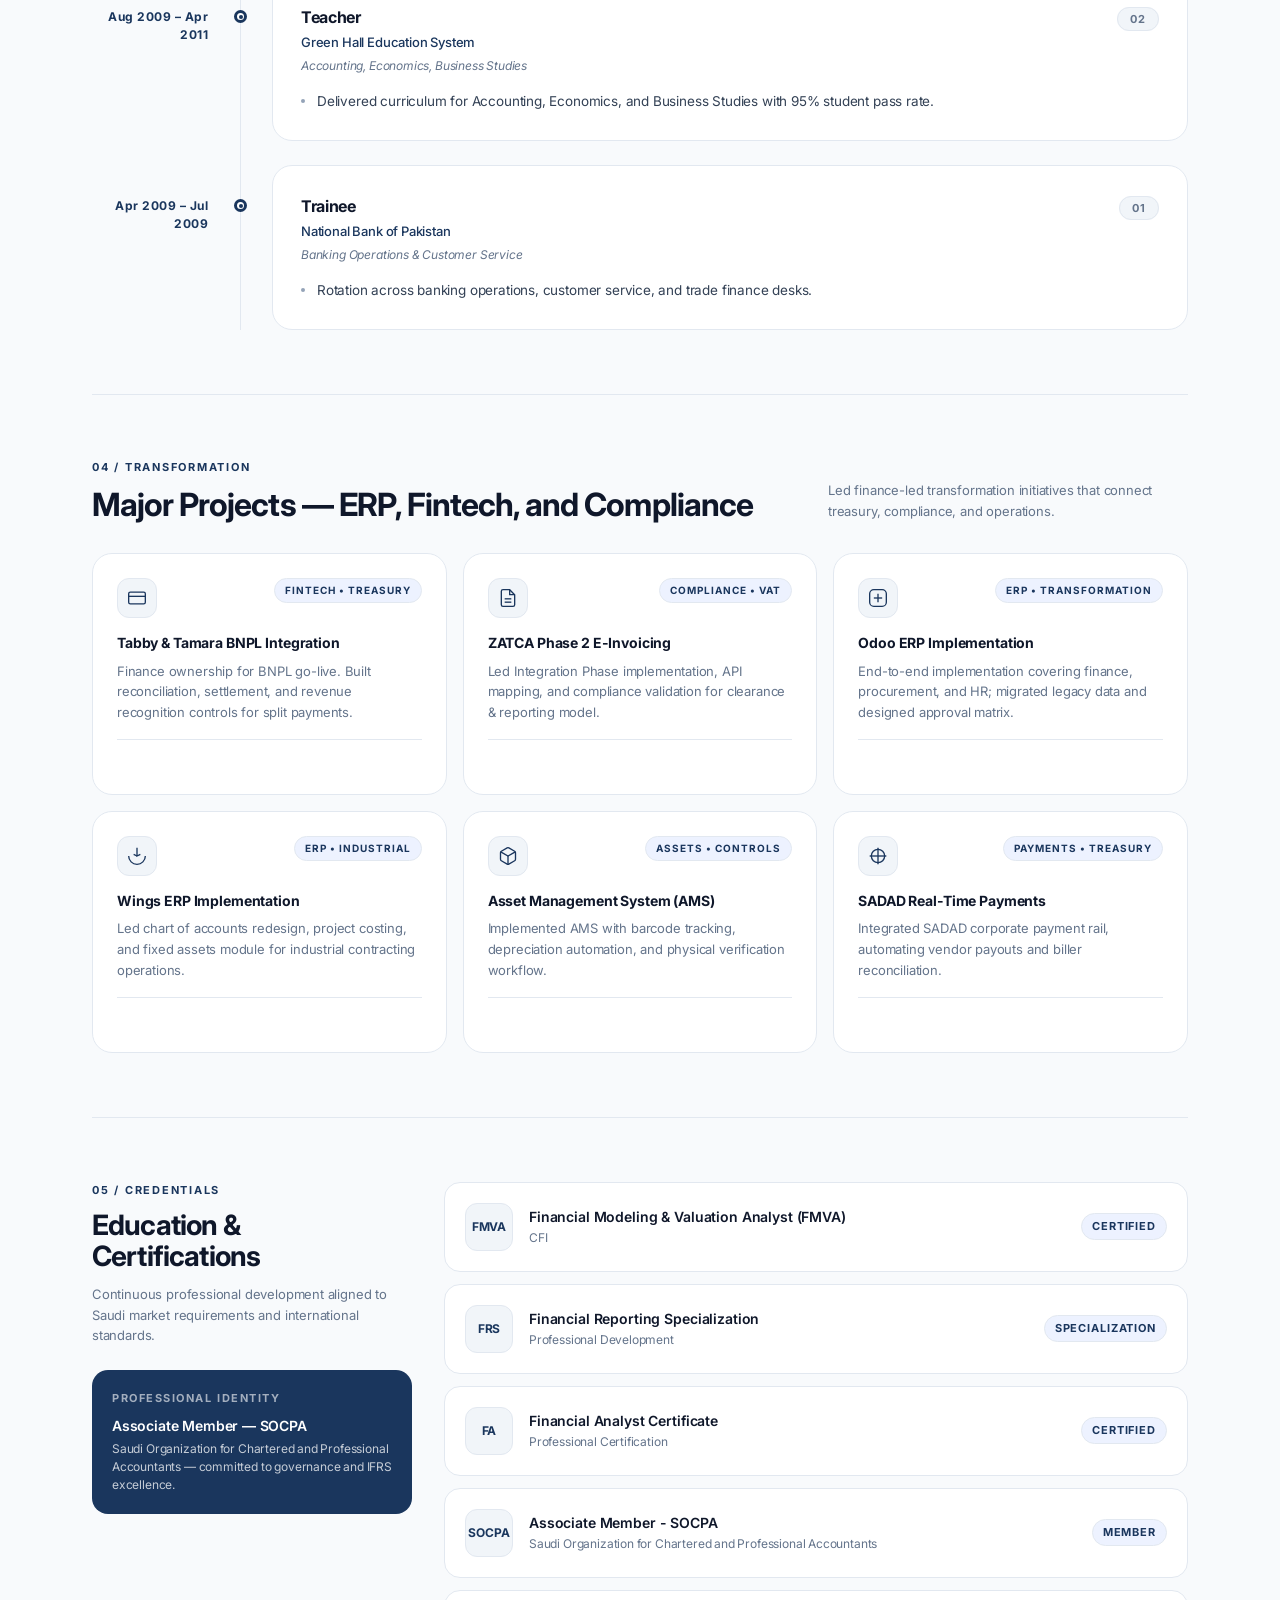
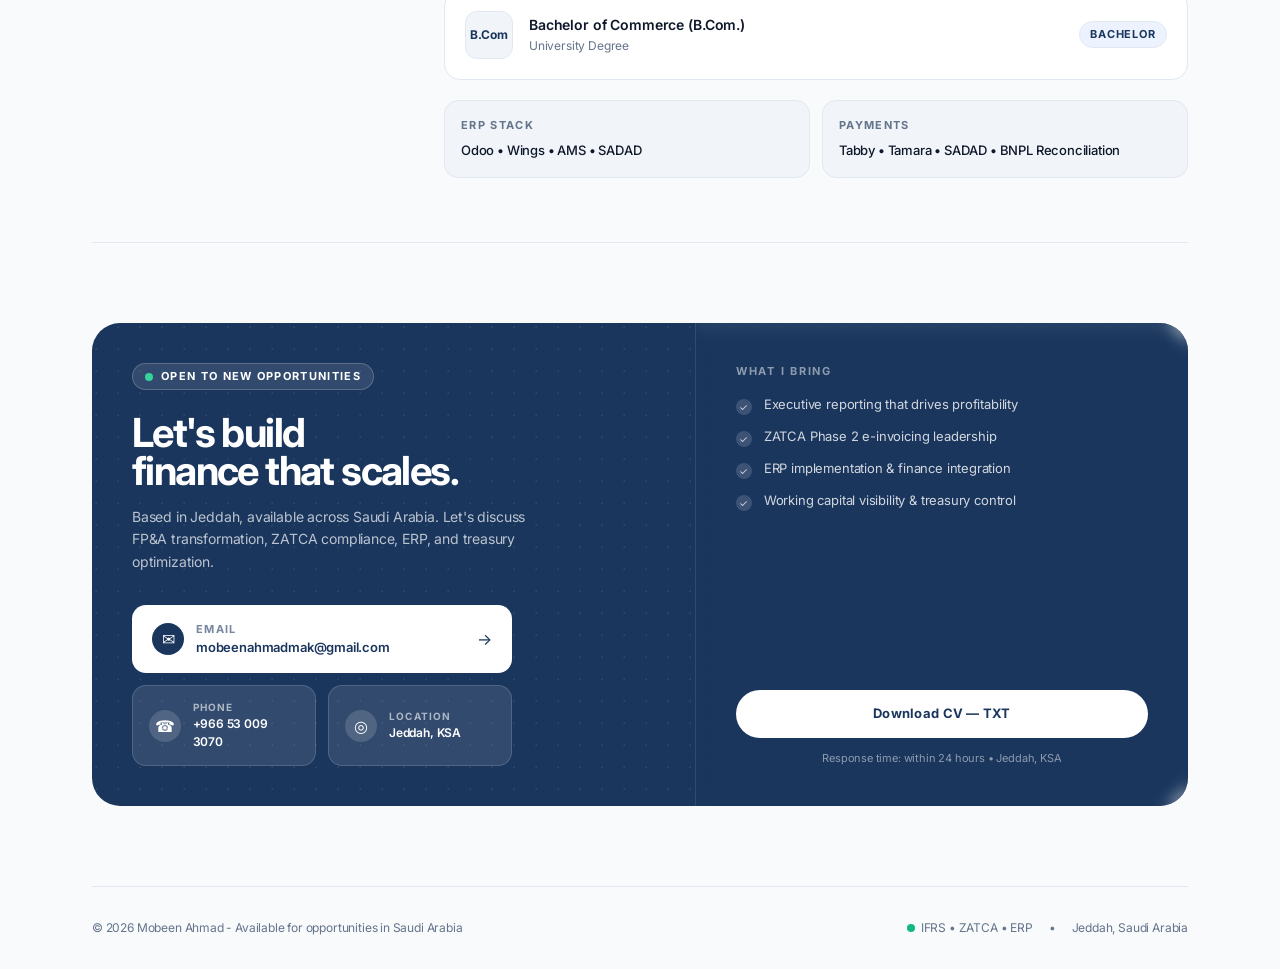
<file: Index.html>
<!DOCTYPE html>
<html lang="en">
<head><style data-metaai-safe-area>:root { scroll-padding-top: var(--safe-area-scroll-padding-top, 0px); }
[data-safe-area-inset-root]::before {
  background: inherit;
  content: "";
  height: var(--safe-area-inset-top, 0px);
  inset: 0 0 auto;
  pointer-events: none;
  position: fixed;
  z-index: 2147483647;
}
</style><script data-metaai-safe-area-runtime>// (c) Meta Platforms, Inc. and affiliates. Confidential and proprietary.

(() => {
  const params = new URLSearchParams(window.location.search);
  const rawInset = params.get('top_inset_px');
  const parsedInset = rawInset !== null && /^\d+$/.test(rawInset)
    ? Number(rawInset)
    : 0;
  const topInset = params.get('has_top_banner') === '1'
    ? Math.min(parsedInset, 256)
    : 0;
  document.documentElement.style.setProperty('--safe-area-inset-top', `${topInset}px`);
  document.documentElement.style.setProperty('--safe-area-scroll-padding-top', `${topInset}px`);

  function observeNavigation() {
    const root = document.getElementById('root');
    if (root === null) return;
    const observed = new Set();
    let scheduled = false;

    function syncScrollPadding() {
      const elements = new Set(root.querySelectorAll('[data-safe-area-sticky-top]'));
      for (const element of observed) {
        if (!elements.has(element)) {
          resizeObserver.unobserve(element);
          observed.delete(element);
        }
      }
      for (const element of elements) {
        if (!observed.has(element)) {
          resizeObserver.observe(element);
          observed.add(element);
        }
      }
      let padding = topInset;
      for (const element of elements) {
        const style = window.getComputedStyle(element);
        if (style.position !== 'sticky' && style.position !== 'fixed') continue;
        const top = Number.parseFloat(style.top);
        if (Number.isFinite(top)) {
          padding = Math.max(padding, top + element.getBoundingClientRect().height);
        }
      }
      document.documentElement.style.setProperty(
        '--safe-area-scroll-padding-top', `${Math.ceil(padding)}px`,
      );
    }

    function scheduleUpdate() {
      if (scheduled) return;
      scheduled = true;
      queueMicrotask(() => {
        scheduled = false;
        syncScrollPadding();
      });
    }

    const resizeObserver = new ResizeObserver(scheduleUpdate);
    const mutationObserver = new MutationObserver(scheduleUpdate);
    mutationObserver.observe(root, {
      attributeFilter: ['class', 'data-safe-area-sticky-top', 'hidden', 'style'],
      attributes: true,
      childList: true,
      subtree: true,
    });
    window.addEventListener('resize', scheduleUpdate);
    scheduleUpdate();
  }

  if (document.readyState === 'loading') {
    document.addEventListener('DOMContentLoaded', observeNavigation, {once: true});
  } else {
    observeNavigation();
  }
})();
</script><script data-metaai-records-guard>// (c) Meta Platforms, Inc. and affiliates. Confidential and proprietary.

// When the records API rejects a write because the app is at its record
// limit, this page answers the next writes itself with the same rejection.
// The answers come after a delay, under an exponential backoff, and one probe
// write goes to the network per backoff window. A new record that the API
// accepts, or a delete that removes a record, ends the backoff. The backoff
// also ends when a write comes 60 s or more after the last window, and no probe
// from the last 60 s is in flight. The state is in memory only.
//
// The compiled-HTML contract checks (`stateful_crud_contract.rs` and
// `stateful_hosted_release.rs`) read this file as part of the app. So it must
// not contain a quoted records action, a browser storage API, the JSON request
// header or encoder, a quoted POST method, a collection argument, or a name
// bound to a quoted word. It must also not call a network function with a
// quoted URL.
(() => {
  const nativeFetch = window.fetch;
  if (typeof nativeFetch !== 'function') return;
  const NativeRequest = window.Request;
  const NativeResponse = window.Response;
  const NativeURL = window.URL;
  const NativePromise = window.Promise;
  const parseJson = JSON.parse;
  const reflectApply = Reflect.apply;
  const startTimer = window.setTimeout.bind(window);
  const stopTimer = window.clearTimeout.bind(window);
  const monotonicNow = window.performance.now.bind(window.performance);

  const CAPACITY_STATUS = 409;
  const CAPACITY_BODY = '{"error":"artifact record limit reached"}';
  const FIRST_WINDOW_MS = 1000;
  const MAX_WINDOW_MS = 60000;
  const LOCAL_ANSWER_DELAY_MS = 500;
  const MAX_TRACKED_RECORDS = 2048;
  const actionName = operation => ['records', operation].join('.');
  const CREATE = actionName('create');
  const PUT = actionName('put');
  const GET = actionName('get');
  const LIST = actionName('list');
  const DELETE = actionName('delete');
  const OBSERVED_ACTIONS = [CREATE, PUT, GET, LIST, DELETE];
  const POST_METHOD = ['PO', 'ST'].join('');
  const LOCAL_HEADERS = [
    [['content', 'type'].join('-'), ['application', 'json'].join('/') + '; charset=utf-8'],
    ['cache-control', 'no-store'],
    ['x-metaai-records-guard', 'capacity'],
  ];

  // `epoch` changes when a window opens or closes. A rejected or accepted write
  // that was sent in an earlier epoch does not change the window, so the writes
  // that were in flight when the limit was reached count as one rejection.
  let streak = 0;
  let windowEndsAt = 0;
  let epoch = 0;
  let activeProbe = null;
  const knownIds = new Set();
  const knownKeys = new Map();

  function recordKey(collection, value) {
    return `${collection}\n${value}`;
  }

  function rememberId(collection, id) {
    if (typeof id !== 'string') return;
    const key = recordKey(collection, id);
    knownIds.delete(key);
    knownIds.add(key);
    if (knownIds.size > MAX_TRACKED_RECORDS) knownIds.delete(knownIds.values().next().value);
  }

  // `savedId` is null when the outcome of the write is unknown. Then the key
  // keeps the id that an earlier answer saved.
  function rememberIdempotencyKey(collection, idempotencyKey, savedId) {
    if (typeof idempotencyKey !== 'string') return;
    const key = recordKey(collection, idempotencyKey);
    const id = savedId ?? knownKeys.get(key) ?? null;
    knownKeys.delete(key);
    knownKeys.set(key, id);
    if (knownKeys.size > MAX_TRACKED_RECORDS) knownKeys.delete(knownKeys.keys().next().value);
  }

  function forgetRecord(savedId) {
    knownIds.delete(savedId);
    for (const [idempotencyKey, keySavedId] of knownKeys) {
      if (keySavedId === savedId) knownKeys.delete(idempotencyKey);
    }
  }

  function forgetId(collection, id) {
    if (typeof id === 'string') forgetRecord(recordKey(collection, id));
  }

  function targetsActions(input, init) {
    const isRequest = input instanceof NativeRequest;
    const method = init?.method ?? (isRequest ? input.method : 'GET');
    if (String(method).toUpperCase() !== POST_METHOD) return false;
    const base = window.location.href;
    const url = isRequest ? input.url : String(input);
    return new NativeURL(url, base).href === new NativeURL('actions', base).href;
  }

  // Returns the body text, a promise of it for a Request body, or null when
  // the body cannot be JSON text.
  function requestBody(input, init) {
    const body = init?.body;
    if (body !== undefined && body !== null) return typeof body === 'string' ? body : null;
    return input instanceof NativeRequest ? input.clone().text() : null;
  }

  function requestSignal(input, init) {
    if (init !== undefined && init !== null && init.signal !== undefined) return init.signal;
    return input instanceof NativeRequest ? input.signal : null;
  }

  function parseAction(text) {
    let payload;
    try {
      payload = parseJson(text);
    } catch {
      return null;
    }
    if (payload === null || typeof payload !== 'object' || Array.isArray(payload)) return null;
    const name = payload.action;
    if (!OBSERVED_ACTIONS.includes(name)) return null;
    const args = payload.args ?? {};
    if (typeof args !== 'object' || Array.isArray(args)) return null;
    const collection = args.collection ?? 'items';
    if (typeof collection !== 'string') return null;
    return {name, args, collection};
  }

  function isWrite(action) {
    return action.name === CREATE || action.name === PUT;
  }

  // The records API accepts these writes at the limit when their record
  // exists: a create that replays a known idempotency key, and a put to a known
  // record. A key or id is known when this page saw its record saved, or sent
  // it in a write whose outcome is unknown.
  function mayStillSucceed(action) {
    if (action.name === CREATE) {
      const idempotencyKey = action.args.idempotency_key;
      return typeof idempotencyKey === 'string'
        && knownKeys.has(recordKey(action.collection, idempotencyKey));
    }
    const id = action.args.id;
    return typeof id === 'string' && knownIds.has(recordKey(action.collection, id));
  }

  function rememberUnknownOutcome(action) {
    if (action.name === CREATE) {
      rememberIdempotencyKey(action.collection, action.args.idempotency_key, null);
    } else {
      rememberId(action.collection, action.args.id);
    }
  }

  // The API rejects a known key or id for capacity only when its record does
  // not exist.
  function revokeExemption(action) {
    if (action.name === PUT) {
      forgetId(action.collection, action.args.id);
      return;
    }
    const key = recordKey(action.collection, action.args.idempotency_key);
    const savedId = knownKeys.get(key);
    knownKeys.delete(key);
    if (typeof savedId === 'string') forgetRecord(savedId);
  }

  // A probe that never settles stops holding writes back after the longest
  // window.
  function windowIsOpen(time) {
    if (time < windowEndsAt) return true;
    return activeProbe !== null && time - activeProbe.startedAt < MAX_WINDOW_MS;
  }

  function openWindow(sentEpoch) {
    if (sentEpoch !== epoch) return;
    streak += 1;
    windowEndsAt = monotonicNow() + Math.min(MAX_WINDOW_MS, FIRST_WINDOW_MS * 2 ** (streak - 1));
    epoch += 1;
  }

  function closeWindow() {
    if (streak === 0) return;
    streak = 0;
    windowEndsAt = 0;
    activeProbe = null;
    epoch += 1;
  }

  // The delay keeps an awaited retry loop from running on every microtask.
  function answerLocally(signal) {
    return new NativePromise((resolve, reject) => {
      if (signal?.aborted) {
        reject(signal.reason);
        return;
      }
      let timer = 0;
      const abort = () => {
        stopTimer(timer);
        reject(signal.reason);
      };
      timer = startTimer(() => {
        signal?.removeEventListener('abort', abort);
        resolve(new NativeResponse(CAPACITY_BODY, {status: CAPACITY_STATUS, headers: LOCAL_HEADERS}));
      }, LOCAL_ANSWER_DELAY_MS);
      signal?.addEventListener('abort', abort, {once: true});
    });
  }

  function responseData(text) {
    try {
      const payload = parseJson(text);
      return payload !== null && typeof payload === 'object' ? payload.data : undefined;
    } catch {
      return undefined;
    }
  }

  function track(action, data) {
    const collection = action.collection;
    switch (action.name) {
      case LIST:
        if (Array.isArray(data?.records)) {
          for (const record of data.records) rememberId(collection, record?.id);
        }
        return;
      case DELETE:
        if (data === true) {
          forgetId(collection, action.args.id);
          closeWindow();
        }
        return;
      case CREATE:
        if (typeof data?.id === 'string') {
          rememberIdempotencyKey(collection, action.args.idempotency_key, recordKey(collection, data.id));
        }
        rememberId(collection, data?.id);
        return;
      default:
        rememberId(collection, data?.id);
    }
  }

  async function observe(action, response, sent) {
    try {
      const status = response.status;
      const succeeded = status >= 200 && status < 300;
      // A write that the API accepts only below the limit proves free space.
      if (succeeded && isWrite(action) && !sent.mayStillSucceed && sent.epoch === epoch) {
        closeWindow();
      }
      const capacityCandidate = status === CAPACITY_STATUS && isWrite(action);
      if (!succeeded && !capacityCandidate) return;
      const text = await response.clone().text();
      if (succeeded) {
        track(action, responseData(text));
      } else if (text === CAPACITY_BODY) {
        if (sent.mayStillSucceed) revokeExemption(action);
        openWindow(sent.epoch);
      }
    } finally {
      if (sent.probe !== null && activeProbe === sent.probe) activeProbe = null;
    }
  }

  function handle(action, send, signal) {
    if (action === null) return send();
    const sent = {epoch, mayStillSucceed: false, probe: null};
    if (isWrite(action)) {
      sent.mayStillSucceed = mayStillSucceed(action);
      if (streak > 0 && !sent.mayStillSucceed) {
        const time = monotonicNow();
        if (windowIsOpen(time)) return answerLocally(signal);
        if (time - windowEndsAt < MAX_WINDOW_MS) {
          activeProbe = {startedAt: time};
          sent.probe = activeProbe;
        } else {
          // Another client or the agent can free space where this page cannot
          // see it. So after a quiet period the write goes out as a normal write.
          closeWindow();
          sent.epoch = epoch;
        }
      }
    }
    return send().then(
      response => observe(action, response, sent).then(() => response, () => response),
      error => {
        if (sent.probe !== null && activeProbe === sent.probe) activeProbe = null;
        // A write that fails or is aborted after it is sent can still save its
        // record.
        if (isWrite(action)) rememberUnknownOutcome(action);
        throw error;
      },
    );
  }

  function guardedFetch(input, init) {
    const self = this;
    const args = arguments;
    const send = () => reflectApply(nativeFetch, self, args);
    let body;
    let signal;
    try {
      if (!targetsActions(input, init)) return send();
      body = requestBody(input, init);
      signal = requestSignal(input, init);
    } catch {
      return send();
    }
    if (body === null) return send();
    if (typeof body === 'string') return handle(parseAction(body), send, signal);
    return body.then(text => handle(parseAction(text), send, signal), () => send());
  }

  try {
    window.fetch = guardedFetch;
  } catch {
    // A page that made the network function read-only keeps its own function.
  }
})();
</script>
  <meta charset="UTF-8">
  <meta name="viewport" content="width=device-width, initial-scale=1">
  <title>React Artifact</title>
  <style>@import url('https://fonts.googleapis.com/css2?family=Inter:wght@300;400;500;600;700;800&family=IBM+Plex+Serif:ital,wght@0,400;0,600;1,400&display=swap');

*, ::before, ::after{
  --tw-border-spacing-x: 0;
  --tw-border-spacing-y: 0;
  --tw-translate-x: 0;
  --tw-translate-y: 0;
  --tw-rotate: 0;
  --tw-skew-x: 0;
  --tw-skew-y: 0;
  --tw-scale-x: 1;
  --tw-scale-y: 1;
  --tw-pan-x:  ;
  --tw-pan-y:  ;
  --tw-pinch-zoom:  ;
  --tw-scroll-snap-strictness: proximity;
  --tw-gradient-from-position:  ;
  --tw-gradient-via-position:  ;
  --tw-gradient-to-position:  ;
  --tw-ordinal:  ;
  --tw-slashed-zero:  ;
  --tw-numeric-figure:  ;
  --tw-numeric-spacing:  ;
  --tw-numeric-fraction:  ;
  --tw-ring-inset:  ;
  --tw-ring-offset-width: 0px;
  --tw-ring-offset-color: #fff;
  --tw-ring-color: rgb(59 130 246 / 0.5);
  --tw-ring-offset-shadow: 0 0 #0000;
  --tw-ring-shadow: 0 0 #0000;
  --tw-shadow: 0 0 #0000;
  --tw-shadow-colored: 0 0 #0000;
  --tw-blur:  ;
  --tw-brightness:  ;
  --tw-contrast:  ;
  --tw-grayscale:  ;
  --tw-hue-rotate:  ;
  --tw-invert:  ;
  --tw-saturate:  ;
  --tw-sepia:  ;
  --tw-drop-shadow:  ;
  --tw-backdrop-blur:  ;
  --tw-backdrop-brightness:  ;
  --tw-backdrop-contrast:  ;
  --tw-backdrop-grayscale:  ;
  --tw-backdrop-hue-rotate:  ;
  --tw-backdrop-invert:  ;
  --tw-backdrop-opacity:  ;
  --tw-backdrop-saturate:  ;
  --tw-backdrop-sepia:  ;
  --tw-contain-size:  ;
  --tw-contain-layout:  ;
  --tw-contain-paint:  ;
  --tw-contain-style:  ;
}

::backdrop{
  --tw-border-spacing-x: 0;
  --tw-border-spacing-y: 0;
  --tw-translate-x: 0;
  --tw-translate-y: 0;
  --tw-rotate: 0;
  --tw-skew-x: 0;
  --tw-skew-y: 0;
  --tw-scale-x: 1;
  --tw-scale-y: 1;
  --tw-pan-x:  ;
  --tw-pan-y:  ;
  --tw-pinch-zoom:  ;
  --tw-scroll-snap-strictness: proximity;
  --tw-gradient-from-position:  ;
  --tw-gradient-via-position:  ;
  --tw-gradient-to-position:  ;
  --tw-ordinal:  ;
  --tw-slashed-zero:  ;
  --tw-numeric-figure:  ;
  --tw-numeric-spacing:  ;
  --tw-numeric-fraction:  ;
  --tw-ring-inset:  ;
  --tw-ring-offset-width: 0px;
  --tw-ring-offset-color: #fff;
  --tw-ring-color: rgb(59 130 246 / 0.5);
  --tw-ring-offset-shadow: 0 0 #0000;
  --tw-ring-shadow: 0 0 #0000;
  --tw-shadow: 0 0 #0000;
  --tw-shadow-colored: 0 0 #0000;
  --tw-blur:  ;
  --tw-brightness:  ;
  --tw-contrast:  ;
  --tw-grayscale:  ;
  --tw-hue-rotate:  ;
  --tw-invert:  ;
  --tw-saturate:  ;
  --tw-sepia:  ;
  --tw-drop-shadow:  ;
  --tw-backdrop-blur:  ;
  --tw-backdrop-brightness:  ;
  --tw-backdrop-contrast:  ;
  --tw-backdrop-grayscale:  ;
  --tw-backdrop-hue-rotate:  ;
  --tw-backdrop-invert:  ;
  --tw-backdrop-opacity:  ;
  --tw-backdrop-saturate:  ;
  --tw-backdrop-sepia:  ;
  --tw-contain-size:  ;
  --tw-contain-layout:  ;
  --tw-contain-paint:  ;
  --tw-contain-style:  ;
}

/*
! tailwindcss v3.4.18 | MIT License | https://tailwindcss.com
*/

/*
1. Prevent padding and border from affecting element width. (https://github.com/mozdevs/cssremedy/issues/4)
2. Allow adding a border to an element by just adding a border-width. (https://github.com/tailwindcss/tailwindcss/pull/116)
*/

*,
::before,
::after {
  box-sizing: border-box;
  /* 1 */
  border-width: 0;
  /* 2 */
  border-style: solid;
  /* 2 */
  border-color: #e5e7eb;
  /* 2 */
}

::before,
::after {
  --tw-content: '';
}

/*
1. Use a consistent sensible line-height in all browsers.
2. Prevent adjustments of font size after orientation changes in iOS.
3. Use a more readable tab size.
4. Use the user's configured `sans` font-family by default.
5. Use the user's configured `sans` font-feature-settings by default.
6. Use the user's configured `sans` font-variation-settings by default.
7. Disable tap highlights on iOS
*/

html,
:host {
  line-height: 1.5;
  /* 1 */
  -webkit-text-size-adjust: 100%;
  /* 2 */
  -moz-tab-size: 4;
  /* 3 */
  -o-tab-size: 4;
     tab-size: 4;
  /* 3 */
  font-family: ui-sans-serif, system-ui, sans-serif, "Apple Color Emoji", "Segoe UI Emoji", "Segoe UI Symbol", "Noto Color Emoji";
  /* 4 */
  font-feature-settings: normal;
  /* 5 */
  font-variation-settings: normal;
  /* 6 */
  -webkit-tap-highlight-color: transparent;
  /* 7 */
}

/*
1. Remove the margin in all browsers.
2. Inherit line-height from `html` so users can set them as a class directly on the `html` element.
*/

body {
  margin: 0;
  /* 1 */
  line-height: inherit;
  /* 2 */
}

/*
1. Add the correct height in Firefox.
2. Correct the inheritance of border color in Firefox. (https://bugzilla.mozilla.org/show_bug.cgi?id=190655)
3. Ensure horizontal rules are visible by default.
*/

hr {
  height: 0;
  /* 1 */
  color: inherit;
  /* 2 */
  border-top-width: 1px;
  /* 3 */
}

/*
Add the correct text decoration in Chrome, Edge, and Safari.
*/

abbr:where([title]) {
  -webkit-text-decoration: underline dotted;
          text-decoration: underline dotted;
}

/*
Remove the default font size and weight for headings.
*/

h1,
h2,
h3,
h4,
h5,
h6 {
  font-size: inherit;
  font-weight: inherit;
}

/*
Reset links to optimize for opt-in styling instead of opt-out.
*/

a {
  color: inherit;
  text-decoration: inherit;
}

/*
Add the correct font weight in Edge and Safari.
*/

b,
strong {
  font-weight: bolder;
}

/*
1. Use the user's configured `mono` font-family by default.
2. Use the user's configured `mono` font-feature-settings by default.
3. Use the user's configured `mono` font-variation-settings by default.
4. Correct the odd `em` font sizing in all browsers.
*/

code,
kbd,
samp,
pre {
  font-family: ui-monospace, SFMono-Regular, Menlo, Monaco, Consolas, "Liberation Mono", "Courier New", monospace;
  /* 1 */
  font-feature-settings: normal;
  /* 2 */
  font-variation-settings: normal;
  /* 3 */
  font-size: 1em;
  /* 4 */
}

/*
Add the correct font size in all browsers.
*/

small {
  font-size: 80%;
}

/*
Prevent `sub` and `sup` elements from affecting the line height in all browsers.
*/

sub,
sup {
  font-size: 75%;
  line-height: 0;
  position: relative;
  vertical-align: baseline;
}

sub {
  bottom: -0.25em;
}

sup {
  top: -0.5em;
}

/*
1. Remove text indentation from table contents in Chrome and Safari. (https://bugs.chromium.org/p/chromium/issues/detail?id=999088, https://bugs.webkit.org/show_bug.cgi?id=201297)
2. Correct table border color inheritance in all Chrome and Safari. (https://bugs.chromium.org/p/chromium/issues/detail?id=935729, https://bugs.webkit.org/show_bug.cgi?id=195016)
3. Remove gaps between table borders by default.
*/

table {
  text-indent: 0;
  /* 1 */
  border-color: inherit;
  /* 2 */
  border-collapse: collapse;
  /* 3 */
}

/*
1. Change the font styles in all browsers.
2. Remove the margin in Firefox and Safari.
3. Remove default padding in all browsers.
*/

button,
input,
optgroup,
select,
textarea {
  font-family: inherit;
  /* 1 */
  font-feature-settings: inherit;
  /* 1 */
  font-variation-settings: inherit;
  /* 1 */
  font-size: 100%;
  /* 1 */
  font-weight: inherit;
  /* 1 */
  line-height: inherit;
  /* 1 */
  letter-spacing: inherit;
  /* 1 */
  color: inherit;
  /* 1 */
  margin: 0;
  /* 2 */
  padding: 0;
  /* 3 */
}

/*
Remove the inheritance of text transform in Edge and Firefox.
*/

button,
select {
  text-transform: none;
}

/*
1. Correct the inability to style clickable types in iOS and Safari.
2. Remove default button styles.
*/

button,
input:where([type='button']),
input:where([type='reset']),
input:where([type='submit']) {
  -webkit-appearance: button;
  /* 1 */
  background-color: transparent;
  /* 2 */
  background-image: none;
  /* 2 */
}

/*
Use the modern Firefox focus style for all focusable elements.
*/

:-moz-focusring {
  outline: auto;
}

/*
Remove the additional `:invalid` styles in Firefox. (https://github.com/mozilla/gecko-dev/blob/2f9eacd9d3d995c937b4251a5557d95d494c9be1/layout/style/res/forms.css#L728-L737)
*/

:-moz-ui-invalid {
  box-shadow: none;
}

/*
Add the correct vertical alignment in Chrome and Firefox.
*/

progress {
  vertical-align: baseline;
}

/*
Correct the cursor style of increment and decrement buttons in Safari.
*/

::-webkit-inner-spin-button,
::-webkit-outer-spin-button {
  height: auto;
}

/*
1. Correct the odd appearance in Chrome and Safari.
2. Correct the outline style in Safari.
*/

[type='search'] {
  -webkit-appearance: textfield;
  /* 1 */
  outline-offset: -2px;
  /* 2 */
}

/*
Remove the inner padding in Chrome and Safari on macOS.
*/

::-webkit-search-decoration {
  -webkit-appearance: none;
}

/*
1. Correct the inability to style clickable types in iOS and Safari.
2. Change font properties to `inherit` in Safari.
*/

::-webkit-file-upload-button {
  -webkit-appearance: button;
  /* 1 */
  font: inherit;
  /* 2 */
}

/*
Add the correct display in Chrome and Safari.
*/

summary {
  display: list-item;
}

/*
Removes the default spacing and border for appropriate elements.
*/

blockquote,
dl,
dd,
h1,
h2,
h3,
h4,
h5,
h6,
hr,
figure,
p,
pre {
  margin: 0;
}

fieldset {
  margin: 0;
  padding: 0;
}

legend {
  padding: 0;
}

ol,
ul,
menu {
  list-style: none;
  margin: 0;
  padding: 0;
}

/*
Reset default styling for dialogs.
*/

dialog {
  padding: 0;
}

/*
Prevent resizing textareas horizontally by default.
*/

textarea {
  resize: vertical;
}

/*
1. Reset the default placeholder opacity in Firefox. (https://github.com/tailwindlabs/tailwindcss/issues/3300)
2. Set the default placeholder color to the user's configured gray 400 color.
*/

input::-moz-placeholder, textarea::-moz-placeholder {
  opacity: 1;
  /* 1 */
  color: #9ca3af;
  /* 2 */
}

input::placeholder,
textarea::placeholder {
  opacity: 1;
  /* 1 */
  color: #9ca3af;
  /* 2 */
}

/*
Set the default cursor for buttons.
*/

button,
[role="button"] {
  cursor: pointer;
}

/*
Make sure disabled buttons don't get the pointer cursor.
*/

:disabled {
  cursor: default;
}

/*
1. Make replaced elements `display: block` by default. (https://github.com/mozdevs/cssremedy/issues/14)
2. Add `vertical-align: middle` to align replaced elements more sensibly by default. (https://github.com/jensimmons/cssremedy/issues/14#issuecomment-634934210)
   This can trigger a poorly considered lint error in some tools but is included by design.
*/

img,
svg,
video,
canvas,
audio,
iframe,
embed,
object {
  display: block;
  /* 1 */
  vertical-align: middle;
  /* 2 */
}

/*
Constrain images and videos to the parent width and preserve their intrinsic aspect ratio. (https://github.com/mozdevs/cssremedy/issues/14)
*/

img,
video {
  max-width: 100%;
  height: auto;
}

/* Make elements with the HTML hidden attribute stay hidden by default */

[hidden]:where(:not([hidden="until-found"])) {
  display: none;
}

.fixed{
  position: fixed;
}

.absolute{
  position: absolute;
}

.relative{
  position: relative;
}

.sticky{
  position: sticky;
}

.inset-0{
  inset: 0px;
}

.inset-x-0{
  left: 0px;
  right: 0px;
}

.bottom-0{
  bottom: 0px;
}

.left-0{
  left: 0px;
}

.left-\[142px\]{
  left: 142px;
}

.top-0{
  top: 0px;
}

.top-\[34px\]{
  top: 34px;
}

.z-50{
  z-index: 50;
}

.mx-auto{
  margin-left: auto;
  margin-right: auto;
}

.ml-2{
  margin-left: 0.5rem;
}

.mt-0\.5{
  margin-top: 0.125rem;
}

.mt-1{
  margin-top: 0.25rem;
}

.mt-10{
  margin-top: 2.5rem;
}

.mt-2{
  margin-top: 0.5rem;
}

.mt-3{
  margin-top: 0.75rem;
}

.mt-4{
  margin-top: 1rem;
}

.mt-5{
  margin-top: 1.25rem;
}

.mt-6{
  margin-top: 1.5rem;
}

.mt-8{
  margin-top: 2rem;
}

.mt-\[2px\]{
  margin-top: 2px;
}

.mt-\[8px\]{
  margin-top: 8px;
}

.block{
  display: block;
}

.flex{
  display: flex;
}

.inline-flex{
  display: inline-flex;
}

.grid{
  display: grid;
}

.hidden{
  display: none;
}

.h-1{
  height: 0.25rem;
}

.h-1\.5{
  height: 0.375rem;
}

.h-10{
  height: 2.5rem;
}

.h-12{
  height: 3rem;
}

.h-2{
  height: 0.5rem;
}

.h-4{
  height: 1rem;
}

.h-5{
  height: 1.25rem;
}

.h-8{
  height: 2rem;
}

.h-9{
  height: 2.25rem;
}

.h-\[13px\]{
  height: 13px;
}

.h-\[4px\]{
  height: 4px;
}

.h-\[64px\]{
  height: 64px;
}

.h-px{
  height: 1px;
}

.min-h-screen{
  min-height: 100vh;
}

.w-1{
  width: 0.25rem;
}

.w-1\.5{
  width: 0.375rem;
}

.w-10{
  width: 2.5rem;
}

.w-12{
  width: 3rem;
}

.w-2{
  width: 0.5rem;
}

.w-4{
  width: 1rem;
}

.w-5{
  width: 1.25rem;
}

.w-8{
  width: 2rem;
}

.w-9{
  width: 2.25rem;
}

.w-\[13px\]{
  width: 13px;
}

.w-full{
  width: 100%;
}

.w-px{
  width: 1px;
}

.min-w-0{
  min-width: 0px;
}

.max-w-\[1160px\]{
  max-width: 1160px;
}

.max-w-\[380px\]{
  max-width: 380px;
}

.max-w-\[420px\]{
  max-width: 420px;
}

.max-w-\[520px\]{
  max-width: 520px;
}

.flex-1{
  flex: 1 1 0%;
}

.shrink-0{
  flex-shrink: 0;
}

@keyframes pulse{
  50%{
    opacity: .5;
  }
}

.animate-pulse{
  animation: pulse 2s cubic-bezier(0.4, 0, 0.6, 1) infinite;
}

.cursor-default{
  cursor: default;
}

.scroll-mt-\[88px\]{
  scroll-margin-top: 88px;
}

.grid-cols-2{
  grid-template-columns: repeat(2, minmax(0, 1fr));
}

.grid-cols-3{
  grid-template-columns: repeat(3, minmax(0, 1fr));
}

.flex-col{
  flex-direction: column;
}

.flex-wrap{
  flex-wrap: wrap;
}

.place-items-center{
  place-items: center;
}

.items-start{
  align-items: flex-start;
}

.items-end{
  align-items: flex-end;
}

.items-center{
  align-items: center;
}

.justify-center{
  justify-content: center;
}

.justify-between{
  justify-content: space-between;
}

.gap-0{
  gap: 0px;
}

.gap-1{
  gap: 0.25rem;
}

.gap-1\.5{
  gap: 0.375rem;
}

.gap-10{
  gap: 2.5rem;
}

.gap-2{
  gap: 0.5rem;
}

.gap-2\.5{
  gap: 0.625rem;
}

.gap-3{
  gap: 0.75rem;
}

.gap-4{
  gap: 1rem;
}

.gap-8{
  gap: 2rem;
}

.space-y-1 > :not([hidden]) ~ :not([hidden]){
  --tw-space-y-reverse: 0;
  margin-top: calc(0.25rem * calc(1 - var(--tw-space-y-reverse)));
  margin-bottom: calc(0.25rem * var(--tw-space-y-reverse));
}

.space-y-2\.5 > :not([hidden]) ~ :not([hidden]){
  --tw-space-y-reverse: 0;
  margin-top: calc(0.625rem * calc(1 - var(--tw-space-y-reverse)));
  margin-bottom: calc(0.625rem * var(--tw-space-y-reverse));
}

.space-y-3 > :not([hidden]) ~ :not([hidden]){
  --tw-space-y-reverse: 0;
  margin-top: calc(0.75rem * calc(1 - var(--tw-space-y-reverse)));
  margin-bottom: calc(0.75rem * var(--tw-space-y-reverse));
}

.space-y-6 > :not([hidden]) ~ :not([hidden]){
  --tw-space-y-reverse: 0;
  margin-top: calc(1.5rem * calc(1 - var(--tw-space-y-reverse)));
  margin-bottom: calc(1.5rem * var(--tw-space-y-reverse));
}

.overflow-hidden{
  overflow: hidden;
}

.overflow-x-clip{
  overflow-x: clip;
}

.truncate{
  overflow: hidden;
  text-overflow: ellipsis;
  white-space: nowrap;
}

.rounded-\[10px\]{
  border-radius: 10px;
}

.rounded-\[12px\]{
  border-radius: 12px;
}

.rounded-\[14px\]{
  border-radius: 14px;
}

.rounded-\[16px\]{
  border-radius: 16px;
}

.rounded-\[20px\]{
  border-radius: 20px;
}

.rounded-\[24px\]{
  border-radius: 24px;
}

.rounded-\[28px\]{
  border-radius: 28px;
}

.rounded-full{
  border-radius: 9999px;
}

.border{
  border-width: 1px;
}

.border-\[3px\]{
  border-width: 3px;
}

.border-b{
  border-bottom-width: 1px;
}

.border-t{
  border-top-width: 1px;
}

.border-\[var\(--border\)\]{
  border-color: var(--border);
}

.border-\[var\(--border-strong\)\]{
  border-color: var(--border-strong);
}

.border-\[var\(--primary\)\]{
  border-color: var(--primary);
}

.border-emerald-200{
  --tw-border-opacity: 1;
  border-color: rgb(167 243 208 / var(--tw-border-opacity, 1));
}

.border-white\/10{
  border-color: rgb(255 255 255 / 0.1);
}

.border-white\/15{
  border-color: rgb(255 255 255 / 0.15);
}

.border-white\/20{
  border-color: rgb(255 255 255 / 0.2);
}

.bg-\[color-mix\(in_srgb\2c var\(--surface\)_85\%\2c transparent\)\]{
  background-color: color-mix(in srgb,var(--surface) 85%,transparent);
}

.bg-\[var\(--accent\)\]{
  background-color: var(--accent);
}

.bg-\[var\(--bg\)\]{
  background-color: var(--bg);
}

.bg-\[var\(--bg-soft\)\]{
  background-color: var(--bg-soft);
}

.bg-\[var\(--border\)\]{
  background-color: var(--border);
}

.bg-\[var\(--muted-2\)\]{
  background-color: var(--muted-2);
}

.bg-\[var\(--primary\)\]{
  background-color: var(--primary);
}

.bg-\[var\(--surface\)\]{
  background-color: var(--surface);
}

.bg-emerald-400{
  --tw-bg-opacity: 1;
  background-color: rgb(52 211 153 / var(--tw-bg-opacity, 1));
}

.bg-emerald-50{
  --tw-bg-opacity: 1;
  background-color: rgb(236 253 245 / var(--tw-bg-opacity, 1));
}

.bg-emerald-500{
  --tw-bg-opacity: 1;
  background-color: rgb(16 185 129 / var(--tw-bg-opacity, 1));
}

.bg-white{
  --tw-bg-opacity: 1;
  background-color: rgb(255 255 255 / var(--tw-bg-opacity, 1));
}

.bg-white\/10{
  background-color: rgb(255 255 255 / 0.1);
}

.bg-white\/15{
  background-color: rgb(255 255 255 / 0.15);
}

.bg-gradient-to-r{
  background-image: linear-gradient(to right, var(--tw-gradient-stops));
}

.from-\[var\(--primary\)\]{
  --tw-gradient-from: var(--primary) var(--tw-gradient-from-position);
  --tw-gradient-to: rgb(255 255 255 / 0) var(--tw-gradient-to-position);
  --tw-gradient-stops: var(--tw-gradient-from), var(--tw-gradient-to);
}

.via-\[\#2b5aa0\]{
  --tw-gradient-to: rgb(43 90 160 / 0)  var(--tw-gradient-to-position);
  --tw-gradient-stops: var(--tw-gradient-from), #2b5aa0 var(--tw-gradient-via-position), var(--tw-gradient-to);
}

.to-\[\#60a5fa\]{
  --tw-gradient-to: #60a5fa var(--tw-gradient-to-position);
}

.p-4{
  padding: 1rem;
}

.p-5{
  padding: 1.25rem;
}

.p-6{
  padding: 1.5rem;
}

.p-7{
  padding: 1.75rem;
}

.p-8{
  padding: 2rem;
}

.px-2\.5{
  padding-left: 0.625rem;
  padding-right: 0.625rem;
}

.px-3{
  padding-left: 0.75rem;
  padding-right: 0.75rem;
}

.px-3\.5{
  padding-left: 0.875rem;
  padding-right: 0.875rem;
}

.px-4{
  padding-left: 1rem;
  padding-right: 1rem;
}

.px-5{
  padding-left: 1.25rem;
  padding-right: 1.25rem;
}

.px-6{
  padding-left: 1.5rem;
  padding-right: 1.5rem;
}

.py-1{
  padding-top: 0.25rem;
  padding-bottom: 0.25rem;
}

.py-1\.5{
  padding-top: 0.375rem;
  padding-bottom: 0.375rem;
}

.py-12{
  padding-top: 3rem;
  padding-bottom: 3rem;
}

.py-2{
  padding-top: 0.5rem;
  padding-bottom: 0.5rem;
}

.py-2\.5{
  padding-top: 0.625rem;
  padding-bottom: 0.625rem;
}

.py-3{
  padding-top: 0.75rem;
  padding-bottom: 0.75rem;
}

.py-3\.5{
  padding-top: 0.875rem;
  padding-bottom: 0.875rem;
}

.py-4{
  padding-top: 1rem;
  padding-bottom: 1rem;
}

.py-8{
  padding-top: 2rem;
  padding-bottom: 2rem;
}

.pb-12{
  padding-bottom: 3rem;
}

.pr-8{
  padding-right: 2rem;
}

.pt-10{
  padding-top: 2.5rem;
}

.pt-3{
  padding-top: 0.75rem;
}

.pt-8{
  padding-top: 2rem;
}

.text-center{
  text-align: center;
}

.text-right{
  text-align: right;
}

.text-\[10px\]{
  font-size: 10px;
}

.text-\[11px\]{
  font-size: 11px;
}

.text-\[12px\]{
  font-size: 12px;
}

.text-\[13\.5px\]{
  font-size: 13.5px;
}

.text-\[13px\]{
  font-size: 13px;
}

.text-\[14px\]{
  font-size: 14px;
}

.text-\[15px\]{
  font-size: 15px;
}

.text-\[16px\]{
  font-size: 16px;
}

.text-\[18px\]{
  font-size: 18px;
}

.text-\[22px\]{
  font-size: 22px;
}

.text-\[28px\]{
  font-size: 28px;
}

.text-\[32px\]{
  font-size: 32px;
}

.text-\[44px\]{
  font-size: 44px;
}

.font-\[450\]{
  font-weight: 450;
}

.font-\[800\]{
  font-weight: 800;
}

.font-bold{
  font-weight: 700;
}

.font-medium{
  font-weight: 500;
}

.font-semibold{
  font-weight: 600;
}

.uppercase{
  text-transform: uppercase;
}

.italic{
  font-style: italic;
}

.leading-\[0\.95\]{
  line-height: 0.95;
}

.leading-\[0\.9\]{
  line-height: 0.9;
}

.leading-\[1\.05\]{
  line-height: 1.05;
}

.leading-\[1\.1\]{
  line-height: 1.1;
}

.leading-\[1\.3\]{
  line-height: 1.3;
}

.leading-\[1\.4\]{
  line-height: 1.4;
}

.leading-\[1\.5\]{
  line-height: 1.5;
}

.leading-\[1\.6\]{
  line-height: 1.6;
}

.leading-\[1\.75\]{
  line-height: 1.75;
}

.leading-\[1\.7\]{
  line-height: 1.7;
}

.leading-none{
  line-height: 1;
}

.tracking-\[-0\.01em\]{
  letter-spacing: -0.01em;
}

.tracking-\[-0\.02em\]{
  letter-spacing: -0.02em;
}

.tracking-\[-0\.03em\]{
  letter-spacing: -0.03em;
}

.tracking-\[-0\.04em\]{
  letter-spacing: -0.04em;
}

.tracking-\[0\.02em\]{
  letter-spacing: 0.02em;
}

.tracking-\[0\.04em\]{
  letter-spacing: 0.04em;
}

.tracking-\[0\.06em\]{
  letter-spacing: 0.06em;
}

.tracking-\[0\.08em\]{
  letter-spacing: 0.08em;
}

.tracking-\[0\.12em\]{
  letter-spacing: 0.12em;
}

.tracking-\[0\.14em\]{
  letter-spacing: 0.14em;
}

.tracking-\[0\.16em\]{
  letter-spacing: 0.16em;
}

.tracking-\[0\.1em\]{
  letter-spacing: 0.1em;
}

.text-\[var\(--muted\)\]{
  color: var(--muted);
}

.text-\[var\(--primary\)\]{
  color: var(--primary);
}

.text-\[var\(--text\)\]{
  color: var(--text);
}

.text-\[var\(--text-2\)\]{
  color: var(--text-2);
}

.text-emerald-700{
  --tw-text-opacity: 1;
  color: rgb(4 120 87 / var(--tw-text-opacity, 1));
}

.text-white{
  --tw-text-opacity: 1;
  color: rgb(255 255 255 / var(--tw-text-opacity, 1));
}

.text-white\/50{
  color: rgb(255 255 255 / 0.5);
}

.text-white\/70{
  color: rgb(255 255 255 / 0.7);
}

.text-white\/80{
  color: rgb(255 255 255 / 0.8);
}

.opacity-0{
  opacity: 0;
}

.opacity-50{
  opacity: 0.5;
}

.opacity-60{
  opacity: 0.6;
}

.opacity-70{
  opacity: 0.7;
}

.opacity-75{
  opacity: 0.75;
}

.opacity-80{
  opacity: 0.8;
}

.opacity-\[0\.08\]{
  opacity: 0.08;
}

.shadow-\[0_24px_64px_-24px_rgba\(26\2c 54\2c 93\2c 0\.22\)\]{
  --tw-shadow: 0 24px 64px -24px rgba(26,54,93,0.22);
  --tw-shadow-colored: 0 24px 64px -24px var(--tw-shadow-color);
  box-shadow: var(--tw-ring-offset-shadow, 0 0 #0000), var(--tw-ring-shadow, 0 0 #0000), var(--tw-shadow);
}

.shadow-\[0_8px_20px_-8px_var\(--primary\)\]{
  --tw-shadow: 0 8px 20px -8px var(--primary);
  --tw-shadow-colored: 0 8px 20px -8px var(--tw-shadow-color);
  box-shadow: var(--tw-ring-offset-shadow, 0 0 #0000), var(--tw-ring-shadow, 0 0 #0000), var(--tw-shadow);
}

.shadow-sm{
  --tw-shadow: 0 1px 2px 0 rgb(0 0 0 / 0.05);
  --tw-shadow-colored: 0 1px 2px 0 var(--tw-shadow-color);
  box-shadow: var(--tw-ring-offset-shadow, 0 0 #0000), var(--tw-ring-shadow, 0 0 #0000), var(--tw-shadow);
}

.backdrop-blur{
  --tw-backdrop-blur: blur(8px);
  backdrop-filter: var(--tw-backdrop-blur) var(--tw-backdrop-brightness) var(--tw-backdrop-contrast) var(--tw-backdrop-grayscale) var(--tw-backdrop-hue-rotate) var(--tw-backdrop-invert) var(--tw-backdrop-opacity) var(--tw-backdrop-saturate) var(--tw-backdrop-sepia);
}

.backdrop-blur-xl{
  --tw-backdrop-blur: blur(24px);
  backdrop-filter: var(--tw-backdrop-blur) var(--tw-backdrop-brightness) var(--tw-backdrop-contrast) var(--tw-backdrop-grayscale) var(--tw-backdrop-hue-rotate) var(--tw-backdrop-invert) var(--tw-backdrop-opacity) var(--tw-backdrop-saturate) var(--tw-backdrop-sepia);
}

.transition-all{
  transition-property: all;
  transition-timing-function: cubic-bezier(0.4, 0, 0.2, 1);
  transition-duration: 150ms;
}

.transition-colors{
  transition-property: color, background-color, border-color, text-decoration-color, fill, stroke;
  transition-timing-function: cubic-bezier(0.4, 0, 0.2, 1);
  transition-duration: 150ms;
}

.transition-opacity{
  transition-property: opacity;
  transition-timing-function: cubic-bezier(0.4, 0, 0.2, 1);
  transition-duration: 150ms;
}

.transition-transform{
  transition-property: transform;
  transition-timing-function: cubic-bezier(0.4, 0, 0.2, 1);
  transition-duration: 150ms;
}

.\[animation-delay\:120ms\]{
  animation-delay: 120ms;
}

:root {
  --primary: #1a365d;
  --primary-600: #1e4275;
  --primary-800: #122847;
  --accent: #edf2ff;
  --accent-2: #dbeafe;
  --accent-strong: #3b82f6;
  --bg: #f8fafc;
  --bg-soft: #f1f5f9;
  --surface: #ffffff;
  --surface-2: #fcfdff;
  --text: #0f172a;
  --text-2: #334155;
  --muted: #64748b;
  --muted-2: #94a3b8;
  --border: #e2e8f0;
  --border-strong: #cbd5e1;
  --success: #0f766e;
}

@media (prefers-color-scheme: dark) {
  :root {
    --bg: #0b1220;
    --bg-soft: #101a2e;
    --surface: #121e36;
    --surface-2: #16213a;
    --text: #f1f5f9;
    --text-2: #cbd5e1;
    --muted: #94a3b8;
    --muted-2: #64748b;
    --border: #1e2f4f;
    --border-strong: #2a3f65;
    --accent: #162a4d;
    --accent-2: #1c345e;
  }
}

* {
  -webkit-font-smoothing: antialiased;
}

html {
  scroll-behavior: smooth;
}

body {
  font-family: 'Inter', -apple-system, BlinkMacSystemFont, sans-serif;
  background: var(--bg);
  color: var(--text);
  letter-spacing: -0.011em;
}

::-moz-selection {
  background: var(--primary);
  color: white;
}

::selection {
  background: var(--primary);
  color: white;
}

/* subtle grain */

.grain::before {
  content: "";
  position: absolute;
  inset: 0;
  background-image: url("data:image/svg+xml,%3Csvg viewBox='0 0 256 256' xmlns='http://www.w3.org/2000/svg'%3E%3Cfilter id='noiseFilter'%3E%3CfeTurbulence type='fractalNoise' baseFrequency='0.9' numOctaves='4' stitchTiles='stitch'/%3E%3C/filter%3E%3Crect width='100%25' height='100%25' filter='url(%23noiseFilter)' opacity='0.02'/%3E%3C/svg%3E");
  pointer-events: none;
}

.reveal {
  animation: reveal 0.7s cubic-bezier(0.16,1,0.3,1) both;
}

@keyframes reveal {
  from {
    opacity:0;
    transform: translateY(16px);
  }

  to {
    opacity:1;
    transform: translateY(0);
  }
}

.last\:border-0:last-child{
  border-width: 0px;
}

.hover\:border-\[var\(--border-strong\)\]:hover{
  border-color: var(--border-strong);
}

.hover\:border-\[var\(--primary\)\]:hover{
  border-color: var(--primary);
}

.hover\:bg-\[var\(--accent\)\]:hover{
  background-color: var(--accent);
}

.hover\:bg-\[var\(--bg-soft\)\]:hover{
  background-color: var(--bg-soft);
}

.hover\:bg-\[var\(--primary\)\]:hover{
  background-color: var(--primary);
}

.hover\:bg-\[var\(--primary-600\)\]:hover{
  background-color: var(--primary-600);
}

.hover\:bg-white\/15:hover{
  background-color: rgb(255 255 255 / 0.15);
}

.hover\:bg-white\/90:hover{
  background-color: rgb(255 255 255 / 0.9);
}

.hover\:bg-white\/95:hover{
  background-color: rgb(255 255 255 / 0.95);
}

.hover\:text-\[var\(--text\)\]:hover{
  color: var(--text);
}

.hover\:text-white:hover{
  --tw-text-opacity: 1;
  color: rgb(255 255 255 / var(--tw-text-opacity, 1));
}

.hover\:shadow-\[0_16px_40px_-20px_rgba\(26\2c 54\2c 93\2c 0\.3\)\]:hover{
  --tw-shadow: 0 16px 40px -20px rgba(26,54,93,0.3);
  --tw-shadow-colored: 0 16px 40px -20px var(--tw-shadow-color);
  box-shadow: var(--tw-ring-offset-shadow, 0 0 #0000), var(--tw-ring-shadow, 0 0 #0000), var(--tw-shadow);
}

.hover\:shadow-sm:hover{
  --tw-shadow: 0 1px 2px 0 rgb(0 0 0 / 0.05);
  --tw-shadow-colored: 0 1px 2px 0 var(--tw-shadow-color);
  box-shadow: var(--tw-ring-offset-shadow, 0 0 #0000), var(--tw-ring-shadow, 0 0 #0000), var(--tw-shadow);
}

.active\:scale-\[0\.98\]:active{
  --tw-scale-x: 0.98;
  --tw-scale-y: 0.98;
  transform: translate(var(--tw-translate-x), var(--tw-translate-y)) rotate(var(--tw-rotate)) skewX(var(--tw-skew-x)) skewY(var(--tw-skew-y)) scaleX(var(--tw-scale-x)) scaleY(var(--tw-scale-y));
}

.group:hover .group-hover\:translate-x-0\.5{
  --tw-translate-x: 0.125rem;
  transform: translate(var(--tw-translate-x), var(--tw-translate-y)) rotate(var(--tw-rotate)) skewX(var(--tw-skew-x)) skewY(var(--tw-skew-y)) scaleX(var(--tw-scale-x)) scaleY(var(--tw-scale-y));
}

.group:hover .group-hover\:border-\[var\(--border-strong\)\]{
  border-color: var(--border-strong);
}

.group:hover .group-hover\:bg-\[var\(--primary\)\]{
  background-color: var(--primary);
}

.group:hover .group-hover\:bg-\[var\(--primary-600\)\]{
  background-color: var(--primary-600);
}

.group:hover .group-hover\:bg-white{
  --tw-bg-opacity: 1;
  background-color: rgb(255 255 255 / var(--tw-bg-opacity, 1));
}

.group:hover .group-hover\:text-white{
  --tw-text-opacity: 1;
  color: rgb(255 255 255 / var(--tw-text-opacity, 1));
}

.group:hover .group-hover\:opacity-100{
  opacity: 1;
}

.group:hover .group-hover\:shadow-\[0_12px_32px_-16px_rgba\(0\2c 0\2c 0\2c 0\.15\)\]{
  --tw-shadow: 0 12px 32px -16px rgba(0,0,0,0.15);
  --tw-shadow-colored: 0 12px 32px -16px var(--tw-shadow-color);
  box-shadow: var(--tw-ring-offset-shadow, 0 0 #0000), var(--tw-ring-shadow, 0 0 #0000), var(--tw-shadow);
}

@media (min-width: 768px){
  .md\:left-\[148px\]{
    left: 148px;
  }

  .md\:col-span-4{
    grid-column: span 4 / span 4;
  }

  .md\:col-span-8{
    grid-column: span 8 / span 8;
  }

  .md\:block{
    display: block;
  }

  .md\:inline{
    display: inline;
  }

  .md\:flex{
    display: flex;
  }

  .md\:grid{
    display: grid;
  }

  .md\:hidden{
    display: none;
  }

  .md\:grid-cols-12{
    grid-template-columns: repeat(12, minmax(0, 1fr));
  }

  .md\:grid-cols-3{
    grid-template-columns: repeat(3, minmax(0, 1fr));
  }

  .md\:grid-cols-\[148px_1fr\]{
    grid-template-columns: 148px 1fr;
  }

  .md\:grid-cols-\[1fr_360px\]{
    grid-template-columns: 1fr 360px;
  }

  .md\:grid-cols-\[200px_1fr\]{
    grid-template-columns: 200px 1fr;
  }

  .md\:flex-row{
    flex-direction: row;
  }

  .md\:gap-8{
    gap: 2rem;
  }

  .md\:p-10{
    padding: 2.5rem;
  }

  .md\:p-5{
    padding: 1.25rem;
  }

  .md\:p-7{
    padding: 1.75rem;
  }

  .md\:p-8{
    padding: 2rem;
  }

  .md\:px-8{
    padding-left: 2rem;
    padding-right: 2rem;
  }

  .md\:py-16{
    padding-top: 4rem;
    padding-bottom: 4rem;
  }

  .md\:py-20{
    padding-top: 5rem;
    padding-bottom: 5rem;
  }

  .md\:pb-20{
    padding-bottom: 5rem;
  }

  .md\:pt-16{
    padding-top: 4rem;
  }

  .md\:text-\[32px\]{
    font-size: 32px;
  }

  .md\:text-\[40px\]{
    font-size: 40px;
  }

  .md\:text-\[64px\]{
    font-size: 64px;
  }
}

@media (min-width: 1024px){
  .lg\:grid-cols-\[1\.15fr_0\.85fr\]{
    grid-template-columns: 1.15fr 0.85fr;
  }

  .lg\:grid-cols-\[1\.1fr_0\.9fr\]{
    grid-template-columns: 1.1fr 0.9fr;
  }

  .lg\:grid-cols-\[320px_1fr\]{
    grid-template-columns: 320px 1fr;
  }

  .lg\:border-l{
    border-left-width: 1px;
  }

  .lg\:border-t-0{
    border-top-width: 0px;
  }
}
</style>
</head>
<body>
  <div id="root"></div>
  
  <script type="module">var $c=Object.create;var{getPrototypeOf:Hc,defineProperty:Ll,getOwnPropertyNames:Qc}=Object;var Kc=Object.prototype.hasOwnProperty;var hn=(e,n,t)=>{t=e!=null?$c(Hc(e)):{};let r=n||!e||!e.__esModule?Ll(t,"default",{value:e,enumerable:!0}):t;for(let l of Qc(e))if(!Kc.call(r,l))Ll(r,l,{get:()=>e[l],enumerable:!0});return r};var ir=(e,n)=>()=>(n||e((n={exports:{}}).exports,n),n.exports);var Yc=(e,n)=>{for(var t in n)Ll(e,t,{get:n[t],enumerable:!0,configurable:!0,set:(r)=>n[t]=()=>r})};var Xc=(e,n)=>()=>(e&&(n=e(e=0)),n);var ft=ir((cf)=>{var ct=Symbol.for("react.element"),Gc=Symbol.for("react.portal"),Zc=Symbol.for("react.fragment"),Jc=Symbol.for("react.strict_mode"),qc=Symbol.for("react.profiler"),jc=Symbol.for("react.provider"),bc=Symbol.for("react.context"),ef=Symbol.for("react.forward_ref"),nf=Symbol.for("react.suspense"),tf=Symbol.for("react.memo"),rf=Symbol.for("react.lazy"),bu=Symbol.iterator;function lf(e){if(e===null||typeof e!=="object")return null;return e=bu&&e[bu]||e["@@iterator"],typeof e==="function"?e:null}var ti={isMounted:function(){return!1},enqueueForceUpdate:function(){},enqueueReplaceState:function(){},enqueueSetState:function(){}},ri=Object.assign,li={};function Fn(e,n,t){this.props=e,this.context=n,this.refs=li,this.updater=t||ti}Fn.prototype.isReactComponent={};Fn.prototype.setState=function(e,n){if(typeof e!=="object"&&typeof e!=="function"&&e!=null)throw Error("setState(...): takes an object of state variables to update or a function which returns an object of state variables.");this.updater.enqueueSetState(this,e,n,"setState")};Fn.prototype.forceUpdate=function(e){this.updater.enqueueForceUpdate(this,e,"forceUpdate")};function oi(){}oi.prototype=Fn.prototype;function Il(e,n,t){this.props=e,this.context=n,this.refs=li,this.updater=t||ti}var Ml=Il.prototype=new oi;Ml.constructor=Il;ri(Ml,Fn.prototype);Ml.isPureReactComponent=!0;var ei=Array.isArray,ui=Object.prototype.hasOwnProperty,Fl={current:null},ii={key:!0,ref:!0,__self:!0,__source:!0};function si(e,n,t){var r,l={},o=null,u=null;if(n!=null)for(r in n.ref!==void 0&&(u=n.ref),n.key!==void 0&&(o=""+n.key),n)ui.call(n,r)&&!ii.hasOwnProperty(r)&&(l[r]=n[r]);var i=arguments.length-2;if(i===1)l.children=t;else if(1<i){for(var s=Array(i),c=0;c<i;c++)s[c]=arguments[c+2];l.children=s}if(e&&e.defaultProps)for(r in i=e.defaultProps,i)l[r]===void 0&&(l[r]=i[r]);return{$$typeof:ct,type:e,key:o,ref:u,props:l,_owner:Fl.current}}function of(e,n){return{$$typeof:ct,type:e.type,key:n,ref:e.ref,props:e.props,_owner:e._owner}}function Dl(e){return typeof e==="object"&&e!==null&&e.$$typeof===ct}function uf(e){var n={"=":"=0",":":"=2"};return"$"+e.replace(/[=:]/g,function(t){return n[t]})}var ni=/\/+/g;function Rl(e,n){return typeof e==="object"&&e!==null&&e.key!=null?uf(""+e.key):n.toString(36)}function ar(e,n,t,r,l){var o=typeof e;if(o==="undefined"||o==="boolean")e=null;var u=!1;if(e===null)u=!0;else switch(o){case"string":case"number":u=!0;break;case"object":switch(e.$$typeof){case ct:case Gc:u=!0}}if(u)return u=e,l=l(u),e=r===""?"."+Rl(u,0):r,ei(l)?(t="",e!=null&&(t=e.replace(ni,"$&/")+"/"),ar(l,n,t,"",function(c){return c})):l!=null&&(Dl(l)&&(l=of(l,t+(!l.key||u&&u.key===l.key?"":(""+l.key).replace(ni,"$&/")+"/")+e)),n.push(l)),1;if(u=0,r=r===""?".":r+":",ei(e))for(var i=0;i<e.length;i++){o=e[i];var s=r+Rl(o,i);u+=ar(o,n,t,s,l)}else if(s=lf(e),typeof s==="function")for(e=s.call(e),i=0;!(o=e.next()).done;)o=o.value,s=r+Rl(o,i++),u+=ar(o,n,t,s,l);else if(o==="object")throw n=String(e),Error("Objects are not valid as a React child (found: "+(n==="[object Object]"?"object with keys {"+Object.keys(e).join(", ")+"}":n)+"). If you meant to render a collection of children, use an array instead.");return u}function sr(e,n,t){if(e==null)return e;var r=[],l=0;return ar(e,r,"","",function(o){return n.call(t,o,l++)}),r}function sf(e){if(e._status===-1){var n=e._result;n=n(),n.then(function(t){if(e._status===0||e._status===-1)e._status=1,e._result=t},function(t){if(e._status===0||e._status===-1)e._status=2,e._result=t}),e._status===-1&&(e._status=0,e._result=n)}if(e._status===1)return e._result.default;throw e._result}var te={current:null},cr={transition:null},af={ReactCurrentDispatcher:te,ReactCurrentBatchConfig:cr,ReactCurrentOwner:Fl};function ai(){throw Error("act(...) is not supported in production builds of React.")}cf.Children={map:sr,forEach:function(e,n,t){sr(e,function(){n.apply(this,arguments)},t)},count:function(e){var n=0;return sr(e,function(){n++}),n},toArray:function(e){return sr(e,function(n){return n})||[]},only:function(e){if(!Dl(e))throw Error("React.Children.only expected to receive a single React element child.");return e}};cf.Component=Fn;cf.Fragment=Zc;cf.Profiler=qc;cf.PureComponent=Il;cf.StrictMode=Jc;cf.Suspense=nf;cf.__SECRET_INTERNALS_DO_NOT_USE_OR_YOU_WILL_BE_FIRED=af;cf.act=ai;cf.cloneElement=function(e,n,t){if(e===null||e===void 0)throw Error("React.cloneElement(...): The argument must be a React element, but you passed "+e+".");var r=ri({},e.props),l=e.key,o=e.ref,u=e._owner;if(n!=null){if(n.ref!==void 0&&(o=n.ref,u=Fl.current),n.key!==void 0&&(l=""+n.key),e.type&&e.type.defaultProps)var i=e.type.defaultProps;for(s in n)ui.call(n,s)&&!ii.hasOwnProperty(s)&&(r[s]=n[s]===void 0&&i!==void 0?i[s]:n[s])}var s=arguments.length-2;if(s===1)r.children=t;else if(1<s){i=Array(s);for(var c=0;c<s;c++)i[c]=arguments[c+2];r.children=i}return{$$typeof:ct,type:e.type,key:l,ref:o,props:r,_owner:u}};cf.createContext=function(e){return e={$$typeof:bc,_currentValue:e,_currentValue2:e,_threadCount:0,Provider:null,Consumer:null,_defaultValue:null,_globalName:null},e.Provider={$$typeof:jc,_context:e},e.Consumer=e};cf.createElement=si;cf.createFactory=function(e){var n=si.bind(null,e);return n.type=e,n};cf.createRef=function(){return{current:null}};cf.forwardRef=function(e){return{$$typeof:ef,render:e}};cf.isValidElement=Dl;cf.lazy=function(e){return{$$typeof:rf,_payload:{_status:-1,_result:e},_init:sf}};cf.memo=function(e,n){return{$$typeof:tf,type:e,compare:n===void 0?null:n}};cf.startTransition=function(e){var n=cr.transition;cr.transition={};try{e()}finally{cr.transition=n}};cf.unstable_act=ai;cf.useCallback=function(e,n){return te.current.useCallback(e,n)};cf.useContext=function(e){return te.current.useContext(e)};cf.useDebugValue=function(){};cf.useDeferredValue=function(e){return te.current.useDeferredValue(e)};cf.useEffect=function(e,n){return te.current.useEffect(e,n)};cf.useId=function(){return te.current.useId()};cf.useImperativeHandle=function(e,n,t){return te.current.useImperativeHandle(e,n,t)};cf.useInsertionEffect=function(e,n){return te.current.useInsertionEffect(e,n)};cf.useLayoutEffect=function(e,n){return te.current.useLayoutEffect(e,n)};cf.useMemo=function(e,n){return te.current.useMemo(e,n)};cf.useReducer=function(e,n,t){return te.current.useReducer(e,n,t)};cf.useRef=function(e){return te.current.useRef(e)};cf.useState=function(e){return te.current.useState(e)};cf.useSyncExternalStore=function(e,n,t){return te.current.useSyncExternalStore(e,n,t)};cf.useTransition=function(){return te.current.useTransition()};cf.version="18.3.1"});var vi=ir((Gf)=>{function Ul(e,n){var t=e.length;e.push(n);e:for(;0<t;){var r=t-1>>>1,l=e[r];if(0<fr(l,n))e[r]=n,e[t]=l,t=r;else break e}}function Ee(e){return e.length===0?null:e[0]}function hr(e){if(e.length===0)return null;var n=e[0],t=e.pop();if(t!==n){e[0]=t;e:for(var r=0,l=e.length,o=l>>>1;r<o;){var u=2*(r+1)-1,i=e[u],s=u+1,c=e[s];if(0>fr(i,t))s<l&&0>fr(c,i)?(e[r]=c,e[s]=t,r=s):(e[r]=i,e[u]=t,r=u);else if(s<l&&0>fr(c,t))e[r]=c,e[s]=t,r=s;else break e}}return n}function fr(e,n){var t=e.sortIndex-n.sortIndex;return t!==0?t:e.id-n.id}if(typeof performance==="object"&&typeof performance.now==="function")Vl=performance,Gf.unstable_now=function(){return Vl.now()};else dr=Date,xl=dr.now(),Gf.unstable_now=function(){return dr.now()-xl};var Vl,dr,xl,Re=[],Xe=[],Xf=1,he=null,q=3,vr=!1,vn=!1,pt=!1,fi=typeof setTimeout==="function"?setTimeout:null,di=typeof clearTimeout==="function"?clearTimeout:null,ci=typeof setImmediate<"u"?setImmediate:null;typeof navigator<"u"&&navigator.scheduling!==void 0&&navigator.scheduling.isInputPending!==void 0&&navigator.scheduling.isInputPending.bind(navigator.scheduling);function Al(e){for(var n=Ee(Xe);n!==null;){if(n.callback===null)hr(Xe);else if(n.startTime<=e)hr(Xe),n.sortIndex=n.expirationTime,Ul(Re,n);else break;n=Ee(Xe)}}function Wl(e){if(pt=!1,Al(e),!vn)if(Ee(Re)!==null)vn=!0,Hl($l);else{var n=Ee(Xe);n!==null&&Ql(Wl,n.startTime-e)}}function $l(e,n){vn=!1,pt&&(pt=!1,di(mt),mt=-1),vr=!0;var t=q;try{Al(n);for(he=Ee(Re);he!==null&&(!(he.expirationTime>n)||e&&!hi());){var r=he.callback;if(typeof r==="function"){he.callback=null,q=he.priorityLevel;var l=r(he.expirationTime<=n);n=Gf.unstable_now(),typeof l==="function"?he.callback=l:he===Ee(Re)&&hr(Re),Al(n)}else hr(Re);he=Ee(Re)}if(he!==null)var o=!0;else{var u=Ee(Xe);u!==null&&Ql(Wl,u.startTime-n),o=!1}return o}finally{he=null,q=t,vr=!1}}var yr=!1,pr=null,mt=-1,pi=5,mi=-1;function hi(){return Gf.unstable_now()-mi<pi?!1:!0}function Ol(){if(pr!==null){var e=Gf.unstable_now();mi=e;var n=!0;try{n=pr(!0,e)}finally{n?dt():(yr=!1,pr=null)}}else yr=!1}var dt;if(typeof ci==="function")dt=function(){ci(Ol)};else if(typeof MessageChannel<"u")mr=new MessageChannel,Bl=mr.port2,mr.port1.onmessage=Ol,dt=function(){Bl.postMessage(null)};else dt=function(){fi(Ol,0)};var mr,Bl;function Hl(e){pr=e,yr||(yr=!0,dt())}function Ql(e,n){mt=fi(function(){e(Gf.unstable_now())},n)}Gf.unstable_IdlePriority=5;Gf.unstable_ImmediatePriority=1;Gf.unstable_LowPriority=4;Gf.unstable_NormalPriority=3;Gf.unstable_Profiling=null;Gf.unstable_UserBlockingPriority=2;Gf.unstable_cancelCallback=function(e){e.callback=null};Gf.unstable_continueExecution=function(){vn||vr||(vn=!0,Hl($l))};Gf.unstable_forceFrameRate=function(e){0>e||125<e?console.error("forceFrameRate takes a positive int between 0 and 125, forcing frame rates higher than 125 fps is not supported"):pi=0<e?Math.floor(1000/e):5};Gf.unstable_getCurrentPriorityLevel=function(){return q};Gf.unstable_getFirstCallbackNode=function(){return Ee(Re)};Gf.unstable_next=function(e){switch(q){case 1:case 2:case 3:var n=3;break;default:n=q}var t=q;q=n;try{return e()}finally{q=t}};Gf.unstable_pauseExecution=function(){};Gf.unstable_requestPaint=function(){};Gf.unstable_runWithPriority=function(e,n){switch(e){case 1:case 2:case 3:case 4:case 5:break;default:e=3}var t=q;q=e;try{return n()}finally{q=t}};Gf.unstable_scheduleCallback=function(e,n,t){var r=Gf.unstable_now();switch(typeof t==="object"&&t!==null?(t=t.delay,t=typeof t==="number"&&0<t?r+t:r):t=r,e){case 1:var l=-1;break;case 2:l=250;break;case 5:l=1073741823;break;case 4:l=1e4;break;default:l=5000}return l=t+l,e={id:Xf++,callback:n,priorityLevel:e,startTime:t,expirationTime:l,sortIndex:-1},t>r?(e.sortIndex=t,Ul(Xe,e),Ee(Re)===null&&e===Ee(Xe)&&(pt?(di(mt),mt=-1):pt=!0,Ql(Wl,t-r))):(e.sortIndex=l,Ul(Re,e),vn||vr||(vn=!0,Hl($l))),e};Gf.unstable_shouldYield=hi;Gf.unstable_wrapCallback=function(e){var n=q;return function(){var t=q;q=n;try{return e.apply(this,arguments)}finally{q=t}}}});var qu={};Yc(qu,{version:()=>Rc,unstable_renderSubtreeIntoContainer:()=>Lc,unstable_batchedUpdates:()=>Tc,unmountComponentAtNode:()=>zc,render:()=>Pc,hydrateRoot:()=>Nc,hydrate:()=>_c,flushSync:()=>Cc,findDOMNode:()=>Ec,createRoot:()=>kc,createPortal:()=>Sc,__SECRET_INTERNALS_DO_NOT_USE_OR_YOU_WILL_BE_FIRED:()=>wc});function g(e){for(var n="https://reactjs.org/docs/error-decoder.html?invariant="+e,t=1;t<arguments.length;t++)n+="&args[]="+encodeURIComponent(arguments[t]);return"Minified React error #"+e+"; visit "+n+" for the full message or use the non-minified dev environment for full errors and additional helpful warnings."}function Rn(e,n){nt(e,n),nt(e+"Capture",n)}function nt(e,n){At[e]=n;for(e=0;e<n.length;e++)Es.add(n[e])}function md(e){if(po.call(gi,e))return!0;if(po.call(yi,e))return!1;if(pd.test(e))return gi[e]=!0;return yi[e]=!0,!1}function hd(e,n,t,r){if(t!==null&&t.type===0)return!1;switch(typeof n){case"function":case"symbol":return!0;case"boolean":if(r)return!1;if(t!==null)return!t.acceptsBooleans;return e=e.toLowerCase().slice(0,5),e!=="data-"&&e!=="aria-";default:return!1}}function vd(e,n,t,r){if(n===null||typeof n>"u"||hd(e,n,t,r))return!0;if(r)return!1;if(t!==null)switch(t.type){case 3:return!n;case 4:return n===!1;case 5:return isNaN(n);case 6:return isNaN(n)||1>n}return!1}function oe(e,n,t,r,l,o,u){this.acceptsBooleans=n===2||n===3||n===4,this.attributeName=r,this.attributeNamespace=l,this.mustUseProperty=t,this.propertyName=e,this.type=n,this.sanitizeURL=o,this.removeEmptyString=u}function su(e){return e[1].toUpperCase()}function au(e,n,t,r){var l=J.hasOwnProperty(n)?J[n]:null;if(l!==null?l.type!==0:r||!(2<n.length)||n[0]!=="o"&&n[0]!=="O"||n[1]!=="n"&&n[1]!=="N")vd(n,t,l,r)&&(t=null),r||l===null?md(n)&&(t===null?e.removeAttribute(n):e.setAttribute(n,""+t)):l.mustUseProperty?e[l.propertyName]=t===null?l.type===3?!1:"":t:(n=l.attributeName,r=l.attributeNamespace,t===null?e.removeAttribute(n):(l=l.type,t=l===3||l===4&&t===!0?"":""+t,r?e.setAttributeNS(r,n,t):e.setAttribute(n,t)))}function ht(e){if(e===null||typeof e!=="object")return null;return e=wi&&e[wi]||e["@@iterator"],typeof e==="function"?e:null}function Et(e){if(Kl===void 0)try{throw Error()}catch(t){var n=t.stack.trim().match(/\n( *(at )?)/);Kl=n&&n[1]||""}return`
`+Kl+e}function Xl(e,n){if(!e||Yl)return"";Yl=!0;var t=Error.prepareStackTrace;Error.prepareStackTrace=void 0;try{if(n)if(n=function(){throw Error()},Object.defineProperty(n.prototype,"props",{set:function(){throw Error()}}),typeof Reflect==="object"&&Reflect.construct){try{Reflect.construct(n,[])}catch(c){var r=c}Reflect.construct(e,[],n)}else{try{n.call()}catch(c){r=c}e.call(n.prototype)}else{try{throw Error()}catch(c){r=c}e()}}catch(c){if(c&&r&&typeof c.stack==="string"){for(var l=c.stack.split(`
`),o=r.stack.split(`
`),u=l.length-1,i=o.length-1;1<=u&&0<=i&&l[u]!==o[i];)i--;for(;1<=u&&0<=i;u--,i--)if(l[u]!==o[i]){if(u!==1||i!==1)do if(u--,i--,0>i||l[u]!==o[i]){var s=`
`+l[u].replace(" at new "," at ");return e.displayName&&s.includes("<anonymous>")&&(s=s.replace("<anonymous>",e.displayName)),s}while(1<=u&&0<=i);break}}}finally{Yl=!1,Error.prepareStackTrace=t}return(e=e?e.displayName||e.name:"")?Et(e):""}function yd(e){switch(e.tag){case 5:return Et(e.type);case 16:return Et("Lazy");case 13:return Et("Suspense");case 19:return Et("SuspenseList");case 0:case 2:case 15:return e=Xl(e.type,!1),e;case 11:return e=Xl(e.type.render,!1),e;case 1:return e=Xl(e.type,!0),e;default:return""}}function yo(e){if(e==null)return null;if(typeof e==="function")return e.displayName||e.name||null;if(typeof e==="string")return e;switch(e){case xn:return"Fragment";case Vn:return"Portal";case mo:return"Profiler";case cu:return"StrictMode";case ho:return"Suspense";case vo:return"SuspenseList"}if(typeof e==="object")switch(e.$$typeof){case _s:return(e.displayName||"Context")+".Consumer";case Cs:return(e._context.displayName||"Context")+".Provider";case fu:var n=e.render;return e=e.displayName,e||(e=n.displayName||n.name||"",e=e!==""?"ForwardRef("+e+")":"ForwardRef"),e;case du:return n=e.displayName||null,n!==null?n:yo(e.type)||"Memo";case Ze:n=e._payload,e=e._init;try{return yo(e(n))}catch(t){}}return null}function gd(e){var n=e.type;switch(e.tag){case 24:return"Cache";case 9:return(n.displayName||"Context")+".Consumer";case 10:return(n._context.displayName||"Context")+".Provider";case 18:return"DehydratedFragment";case 11:return e=n.render,e=e.displayName||e.name||"",n.displayName||(e!==""?"ForwardRef("+e+")":"ForwardRef");case 7:return"Fragment";case 5:return n;case 4:return"Portal";case 3:return"Root";case 6:return"Text";case 16:return yo(n);case 8:return n===cu?"StrictMode":"Mode";case 22:return"Offscreen";case 12:return"Profiler";case 21:return"Scope";case 13:return"Suspense";case 19:return"SuspenseList";case 25:return"TracingMarker";case 1:case 0:case 17:case 2:case 14:case 15:if(typeof n==="function")return n.displayName||n.name||null;if(typeof n==="string")return n}return null}function cn(e){switch(typeof e){case"boolean":case"number":case"string":case"undefined":return e;case"object":return e;default:return""}}function Ps(e){var n=e.type;return(e=e.nodeName)&&e.toLowerCase()==="input"&&(n==="checkbox"||n==="radio")}function wd(e){var n=Ps(e)?"checked":"value",t=Object.getOwnPropertyDescriptor(e.constructor.prototype,n),r=""+e[n];if(!e.hasOwnProperty(n)&&typeof t<"u"&&typeof t.get==="function"&&typeof t.set==="function"){var{get:l,set:o}=t;return Object.defineProperty(e,n,{configurable:!0,get:function(){return l.call(this)},set:function(u){r=""+u,o.call(this,u)}}),Object.defineProperty(e,n,{enumerable:t.enumerable}),{getValue:function(){return r},setValue:function(u){r=""+u},stopTracking:function(){e._valueTracker=null,delete e[n]}}}}function wr(e){e._valueTracker||(e._valueTracker=wd(e))}function zs(e){if(!e)return!1;var n=e._valueTracker;if(!n)return!0;var t=n.getValue(),r="";return e&&(r=Ps(e)?e.checked?"true":"false":e.value),e=r,e!==t?(n.setValue(e),!0):!1}function Qr(e){if(e=e||(typeof document<"u"?document:void 0),typeof e>"u")return null;try{return e.activeElement||e.body}catch(n){return e.body}}function go(e,n){var t=n.checked;return x({},n,{defaultChecked:void 0,defaultValue:void 0,value:void 0,checked:t!=null?t:e._wrapperState.initialChecked})}function Si(e,n){var t=n.defaultValue==null?"":n.defaultValue,r=n.checked!=null?n.checked:n.defaultChecked;t=cn(n.value!=null?n.value:t),e._wrapperState={initialChecked:r,initialValue:t,controlled:n.type==="checkbox"||n.type==="radio"?n.checked!=null:n.value!=null}}function Ts(e,n){n=n.checked,n!=null&&au(e,"checked",n,!1)}function wo(e,n){Ts(e,n);var t=cn(n.value),r=n.type;if(t!=null)if(r==="number"){if(t===0&&e.value===""||e.value!=t)e.value=""+t}else e.value!==""+t&&(e.value=""+t);else if(r==="submit"||r==="reset"){e.removeAttribute("value");return}n.hasOwnProperty("value")?So(e,n.type,t):n.hasOwnProperty("defaultValue")&&So(e,n.type,cn(n.defaultValue)),n.checked==null&&n.defaultChecked!=null&&(e.defaultChecked=!!n.defaultChecked)}function ki(e,n,t){if(n.hasOwnProperty("value")||n.hasOwnProperty("defaultValue")){var r=n.type;if(!(r!=="submit"&&r!=="reset"||n.value!==void 0&&n.value!==null))return;n=""+e._wrapperState.initialValue,t||n===e.value||(e.value=n),e.defaultValue=n}t=e.name,t!==""&&(e.name=""),e.defaultChecked=!!e._wrapperState.initialChecked,t!==""&&(e.name=t)}function So(e,n,t){if(n!=="number"||Qr(e.ownerDocument)!==e)t==null?e.defaultValue=""+e._wrapperState.initialValue:e.defaultValue!==""+t&&(e.defaultValue=""+t)}function Zn(e,n,t,r){if(e=e.options,n){n={};for(var l=0;l<t.length;l++)n["$"+t[l]]=!0;for(t=0;t<e.length;t++)l=n.hasOwnProperty("$"+e[t].value),e[t].selected!==l&&(e[t].selected=l),l&&r&&(e[t].defaultSelected=!0)}else{t=""+cn(t),n=null;for(l=0;l<e.length;l++){if(e[l].value===t){e[l].selected=!0,r&&(e[l].defaultSelected=!0);return}n!==null||e[l].disabled||(n=e[l])}n!==null&&(n.selected=!0)}}function ko(e,n){if(n.dangerouslySetInnerHTML!=null)throw Error(g(91));return x({},n,{value:void 0,defaultValue:void 0,children:""+e._wrapperState.initialValue})}function Ei(e,n){var t=n.value;if(t==null){if(t=n.children,n=n.defaultValue,t!=null){if(n!=null)throw Error(g(92));if(Ct(t)){if(1<t.length)throw Error(g(93));t=t[0]}n=t}n==null&&(n=""),t=n}e._wrapperState={initialValue:cn(t)}}function Ls(e,n){var t=cn(n.value),r=cn(n.defaultValue);t!=null&&(t=""+t,t!==e.value&&(e.value=t),n.defaultValue==null&&e.defaultValue!==t&&(e.defaultValue=t)),r!=null&&(e.defaultValue=""+r)}function Ci(e){var n=e.textContent;n===e._wrapperState.initialValue&&n!==""&&n!==null&&(e.value=n)}function Rs(e){switch(e){case"svg":return"http://www.w3.org/2000/svg";case"math":return"http://www.w3.org/1998/Math/MathML";default:return"http://www.w3.org/1999/xhtml"}}function Eo(e,n){return e==null||e==="http://www.w3.org/1999/xhtml"?Rs(n):e==="http://www.w3.org/2000/svg"&&n==="foreignObject"?"http://www.w3.org/1999/xhtml":e}function Bt(e,n){if(n){var t=e.firstChild;if(t&&t===e.lastChild&&t.nodeType===3){t.nodeValue=n;return}}e.textContent=n}function Ms(e,n,t){return n==null||typeof n==="boolean"||n===""?"":t||typeof n!=="number"||n===0||Rt.hasOwnProperty(e)&&Rt[e]?(""+n).trim():n+"px"}function Fs(e,n){e=e.style;for(var t in n)if(n.hasOwnProperty(t)){var r=t.indexOf("--")===0,l=Ms(t,n[t],r);t==="float"&&(t="cssFloat"),r?e.setProperty(t,l):e[t]=l}}function Co(e,n){if(n){if(kd[e]&&(n.children!=null||n.dangerouslySetInnerHTML!=null))throw Error(g(137,e));if(n.dangerouslySetInnerHTML!=null){if(n.children!=null)throw Error(g(60));if(typeof n.dangerouslySetInnerHTML!=="object"||!("__html"in n.dangerouslySetInnerHTML))throw Error(g(61))}if(n.style!=null&&typeof n.style!=="object")throw Error(g(62))}}function _o(e,n){if(e.indexOf("-")===-1)return typeof n.is==="string";switch(e){case"annotation-xml":case"color-profile":case"font-face":case"font-face-src":case"font-face-uri":case"font-face-format":case"font-face-name":case"missing-glyph":return!1;default:return!0}}function pu(e){return e=e.target||e.srcElement||window,e.correspondingUseElement&&(e=e.correspondingUseElement),e.nodeType===3?e.parentNode:e}function _i(e){if(e=lr(e)){if(typeof Po!=="function")throw Error(g(280));var n=e.stateNode;n&&(n=gl(n),Po(e.stateNode,e.type,n))}}function Ds(e){Jn?qn?qn.push(e):qn=[e]:Jn=e}function Os(){if(Jn){var e=Jn,n=qn;if(qn=Jn=null,_i(e),n)for(e=0;e<n.length;e++)_i(n[e])}}function Us(e,n){return e(n)}function Vs(){}function xs(e,n,t){if(Gl)return e(n,t);Gl=!0;try{return Us(e,n,t)}finally{if(Gl=!1,Jn!==null||qn!==null)Vs(),Os()}}function Wt(e,n){var t=e.stateNode;if(t===null)return null;var r=gl(t);if(r===null)return null;t=r[n];e:switch(n){case"onClick":case"onClickCapture":case"onDoubleClick":case"onDoubleClickCapture":case"onMouseDown":case"onMouseDownCapture":case"onMouseMove":case"onMouseMoveCapture":case"onMouseUp":case"onMouseUpCapture":case"onMouseEnter":(r=!r.disabled)||(e=e.type,r=!(e==="button"||e==="input"||e==="select"||e==="textarea")),e=!r;break e;default:e=!1}if(e)return null;if(t&&typeof t!=="function")throw Error(g(231,n,typeof t));return t}function Ed(e,n,t,r,l,o,u,i,s){var c=Array.prototype.slice.call(arguments,3);try{n.apply(t,c)}catch(h){this.onError(h)}}function _d(e,n,t,r,l,o,u,i,s){It=!1,Kr=null,Ed.apply(Cd,arguments)}function Nd(e,n,t,r,l,o,u,i,s){if(_d.apply(this,arguments),It){if(It){var c=Kr;It=!1,Kr=null}else throw Error(g(198));Yr||(Yr=!0,To=c)}}function In(e){var n=e,t=e;if(e.alternate)for(;n.return;)n=n.return;else{e=n;do n=e,(n.flags&4098)!==0&&(t=n.return),e=n.return;while(e)}return n.tag===3?t:null}function As(e){if(e.tag===13){var n=e.memoizedState;if(n===null&&(e=e.alternate,e!==null&&(n=e.memoizedState)),n!==null)return n.dehydrated}return null}function Ni(e){if(In(e)!==e)throw Error(g(188))}function Pd(e){var n=e.alternate;if(!n){if(n=In(e),n===null)throw Error(g(188));return n!==e?null:e}for(var t=e,r=n;;){var l=t.return;if(l===null)break;var o=l.alternate;if(o===null){if(r=l.return,r!==null){t=r;continue}break}if(l.child===o.child){for(o=l.child;o;){if(o===t)return Ni(l),e;if(o===r)return Ni(l),n;o=o.sibling}throw Error(g(188))}if(t.return!==r.return)t=l,r=o;else{for(var u=!1,i=l.child;i;){if(i===t){u=!0,t=l,r=o;break}if(i===r){u=!0,r=l,t=o;break}i=i.sibling}if(!u){for(i=o.child;i;){if(i===t){u=!0,t=o,r=l;break}if(i===r){u=!0,r=o,t=l;break}i=i.sibling}if(!u)throw Error(g(189))}}if(t.alternate!==r)throw Error(g(190))}if(t.tag!==3)throw Error(g(188));return t.stateNode.current===t?e:n}function Bs(e){return e=Pd(e),e!==null?Ws(e):null}function Ws(e){if(e.tag===5||e.tag===6)return e;for(e=e.child;e!==null;){var n=Ws(e);if(n!==null)return n;e=e.sibling}return null}function Id(e){if(De&&typeof De.onCommitFiberRoot==="function")try{De.onCommitFiberRoot(ml,e,void 0,(e.current.flags&128)===128)}catch(n){}}function Dd(e){return e>>>=0,e===0?32:31-(Md(e)/Fd|0)|0}function _t(e){switch(e&-e){case 1:return 1;case 2:return 2;case 4:return 4;case 8:return 8;case 16:return 16;case 32:return 32;case 64:case 128:case 256:case 512:case 1024:case 2048:case 4096:case 8192:case 16384:case 32768:case 65536:case 131072:case 262144:case 524288:case 1048576:case 2097152:return e&4194240;case 4194304:case 8388608:case 16777216:case 33554432:case 67108864:return e&130023424;case 134217728:return 134217728;case 268435456:return 268435456;case 536870912:return 536870912;case 1073741824:return 1073741824;default:return e}}function Gr(e,n){var t=e.pendingLanes;if(t===0)return 0;var r=0,l=e.suspendedLanes,o=e.pingedLanes,u=t&268435455;if(u!==0){var i=u&~l;i!==0?r=_t(i):(o&=u,o!==0&&(r=_t(o)))}else u=t&~l,u!==0?r=_t(u):o!==0&&(r=_t(o));if(r===0)return 0;if(n!==0&&n!==r&&(n&l)===0&&(l=r&-r,o=n&-n,l>=o||l===16&&(o&4194240)!==0))return n;if((r&4)!==0&&(r|=t&16),n=e.entangledLanes,n!==0)for(e=e.entanglements,n&=r;0<n;)t=31-ze(n),l=1<<t,r|=e[t],n&=~l;return r}function Od(e,n){switch(e){case 1:case 2:case 4:return n+250;case 8:case 16:case 32:case 64:case 128:case 256:case 512:case 1024:case 2048:case 4096:case 8192:case 16384:case 32768:case 65536:case 131072:case 262144:case 524288:case 1048576:case 2097152:return n+5000;case 4194304:case 8388608:case 16777216:case 33554432:case 67108864:return-1;case 134217728:case 268435456:case 536870912:case 1073741824:return-1;default:return-1}}function Ud(e,n){for(var{suspendedLanes:t,pingedLanes:r,expirationTimes:l,pendingLanes:o}=e;0<o;){var u=31-ze(o),i=1<<u,s=l[u];if(s===-1){if((i&t)===0||(i&r)!==0)l[u]=Od(i,n)}else s<=n&&(e.expiredLanes|=i);o&=~i}}function Lo(e){return e=e.pendingLanes&-1073741825,e!==0?e:e&1073741824?1073741824:0}function Ks(){var e=kr;return kr<<=1,(kr&4194240)===0&&(kr=64),e}function Zl(e){for(var n=[],t=0;31>t;t++)n.push(e);return n}function tr(e,n,t){e.pendingLanes|=n,n!==536870912&&(e.suspendedLanes=0,e.pingedLanes=0),e=e.eventTimes,n=31-ze(n),e[n]=t}function Vd(e,n){var t=e.pendingLanes&~n;e.pendingLanes=n,e.suspendedLanes=0,e.pingedLanes=0,e.expiredLanes&=n,e.mutableReadLanes&=n,e.entangledLanes&=n,n=e.entanglements;var r=e.eventTimes;for(e=e.expirationTimes;0<t;){var l=31-ze(t),o=1<<l;n[l]=0,r[l]=-1,e[l]=-1,t&=~o}}function hu(e,n){var t=e.entangledLanes|=n;for(e=e.entanglements;t;){var r=31-ze(t),l=1<<r;l&n|e[r]&n&&(e[r]|=n),t&=~l}}function Ys(e){return e&=-e,1<e?4<e?(e&268435455)!==0?16:536870912:4:1}function zi(e,n){switch(e){case"focusin":case"focusout":nn=null;break;case"dragenter":case"dragleave":tn=null;break;case"mouseover":case"mouseout":rn=null;break;case"pointerover":case"pointerout":$t.delete(n.pointerId);break;case"gotpointercapture":case"lostpointercapture":Ht.delete(n.pointerId)}}function vt(e,n,t,r,l,o){if(e===null||e.nativeEvent!==o)return e={blockedOn:n,domEventName:t,eventSystemFlags:r,nativeEvent:o,targetContainers:[l]},n!==null&&(n=lr(n),n!==null&&vu(n)),e;return e.eventSystemFlags|=r,n=e.targetContainers,l!==null&&n.indexOf(l)===-1&&n.push(l),e}function Ad(e,n,t,r,l){switch(n){case"focusin":return nn=vt(nn,e,n,t,r,l),!0;case"dragenter":return tn=vt(tn,e,n,t,r,l),!0;case"mouseover":return rn=vt(rn,e,n,t,r,l),!0;case"pointerover":var o=l.pointerId;return $t.set(o,vt($t.get(o)||null,e,n,t,r,l)),!0;case"gotpointercapture":return o=l.pointerId,Ht.set(o,vt(Ht.get(o)||null,e,n,t,r,l)),!0}return!1}function qs(e){var n=Sn(e.target);if(n!==null){var t=In(n);if(t!==null){if(n=t.tag,n===13){if(n=As(t),n!==null){e.blockedOn=n,Js(e.priority,function(){Gs(t)});return}}else if(n===3&&t.stateNode.current.memoizedState.isDehydrated){e.blockedOn=t.tag===3?t.stateNode.containerInfo:null;return}}}e.blockedOn=null}function Fr(e){if(e.blockedOn!==null)return!1;for(var n=e.targetContainers;0<n.length;){var t=Io(e.domEventName,e.eventSystemFlags,n[0],e.nativeEvent);if(t===null){t=e.nativeEvent;var r=new t.constructor(t.type,t);No=r,t.target.dispatchEvent(r),No=null}else return n=lr(t),n!==null&&vu(n),e.blockedOn=t,!1;n.shift()}return!0}function Ti(e,n,t){Fr(e)&&t.delete(n)}function Bd(){Ro=!1,nn!==null&&Fr(nn)&&(nn=null),tn!==null&&Fr(tn)&&(tn=null),rn!==null&&Fr(rn)&&(rn=null),$t.forEach(Ti),Ht.forEach(Ti)}function yt(e,n){e.blockedOn===n&&(e.blockedOn=null,Ro||(Ro=!0,O.unstable_scheduleCallback(O.unstable_NormalPriority,Bd)))}function Qt(e){function n(l){return yt(l,e)}if(0<Cr.length){yt(Cr[0],e);for(var t=1;t<Cr.length;t++){var r=Cr[t];r.blockedOn===e&&(r.blockedOn=null)}}nn!==null&&yt(nn,e),tn!==null&&yt(tn,e),rn!==null&&yt(rn,e),$t.forEach(n),Ht.forEach(n);for(t=0;t<qe.length;t++)r=qe[t],r.blockedOn===e&&(r.blockedOn=null);for(;0<qe.length&&(t=qe[0],t.blockedOn===null);)qs(t),t.blockedOn===null&&qe.shift()}function Wd(e,n,t,r){var l=R,o=jn.transition;jn.transition=null;try{R=1,yu(e,n,t,r)}finally{R=l,jn.transition=o}}function $d(e,n,t,r){var l=R,o=jn.transition;jn.transition=null;try{R=4,yu(e,n,t,r)}finally{R=l,jn.transition=o}}function yu(e,n,t,r){if(Zr){var l=Io(e,n,t,r);if(l===null)no(e,n,r,Jr,t),zi(e,r);else if(Ad(l,e,n,t,r))r.stopPropagation();else if(zi(e,r),n&4&&-1<xd.indexOf(e)){for(;l!==null;){var o=lr(l);if(o!==null&&Xs(o),o=Io(e,n,t,r),o===null&&no(e,n,r,Jr,t),o===l)break;l=o}l!==null&&r.stopPropagation()}else no(e,n,r,null,t)}}function Io(e,n,t,r){if(Jr=null,e=pu(r),e=Sn(e),e!==null)if(n=In(e),n===null)e=null;else if(t=n.tag,t===13){if(e=As(n),e!==null)return e;e=null}else if(t===3){if(n.stateNode.current.memoizedState.isDehydrated)return n.tag===3?n.stateNode.containerInfo:null;e=null}else n!==e&&(e=null);return Jr=e,null}function js(e){switch(e){case"cancel":case"click":case"close":case"contextmenu":case"copy":case"cut":case"auxclick":case"dblclick":case"dragend":case"dragstart":case"drop":case"focusin":case"focusout":case"input":case"invalid":case"keydown":case"keypress":case"keyup":case"mousedown":case"mouseup":case"paste":case"pause":case"play":case"pointercancel":case"pointerdown":case"pointerup":case"ratechange":case"reset":case"resize":case"seeked":case"submit":case"touchcancel":case"touchend":case"touchstart":case"volumechange":case"change":case"selectionchange":case"textInput":case"compositionstart":case"compositionend":case"compositionupdate":case"beforeblur":case"afterblur":case"beforeinput":case"blur":case"fullscreenchange":case"focus":case"hashchange":case"popstate":case"select":case"selectstart":return 1;case"drag":case"dragenter":case"dragexit":case"dragleave":case"dragover":case"mousemove":case"mouseout":case"mouseover":case"pointermove":case"pointerout":case"pointerover":case"scroll":case"toggle":case"touchmove":case"wheel":case"mouseenter":case"mouseleave":case"pointerenter":case"pointerleave":return 4;case"message":switch(Ld()){case mu:return 1;case Hs:return 4;case Xr:case Rd:return 16;case Qs:return 536870912;default:return 16}default:return 16}}function bs(){if(Dr)return Dr;var e,n=gu,t=n.length,r,l="value"in be?be.value:be.textContent,o=l.length;for(e=0;e<t&&n[e]===l[e];e++);var u=t-e;for(r=1;r<=u&&n[t-r]===l[o-r];r++);return Dr=l.slice(e,1<r?1-r:void 0)}function Or(e){var n=e.keyCode;return"charCode"in e?(e=e.charCode,e===0&&n===13&&(e=13)):e=n,e===10&&(e=13),32<=e||e===13?e:0}function _r(){return!0}function Li(){return!1}function me(e){function n(t,r,l,o,u){this._reactName=t,this._targetInst=l,this.type=r,this.nativeEvent=o,this.target=u,this.currentTarget=null;for(var i in e)e.hasOwnProperty(i)&&(t=e[i],this[i]=t?t(o):o[i]);return this.isDefaultPrevented=(o.defaultPrevented!=null?o.defaultPrevented:o.returnValue===!1)?_r:Li,this.isPropagationStopped=Li,this}return x(n.prototype,{preventDefault:function(){this.defaultPrevented=!0;var t=this.nativeEvent;t&&(t.preventDefault?t.preventDefault():typeof t.returnValue!=="unknown"&&(t.returnValue=!1),this.isDefaultPrevented=_r)},stopPropagation:function(){var t=this.nativeEvent;t&&(t.stopPropagation?t.stopPropagation():typeof t.cancelBubble!=="unknown"&&(t.cancelBubble=!0),this.isPropagationStopped=_r)},persist:function(){},isPersistent:_r}),n}function np(e){var n=this.nativeEvent;return n.getModifierState?n.getModifierState(e):(e=ep[e])?!!n[e]:!1}function Su(){return np}function na(e,n){switch(e){case"keyup":return fp.indexOf(n.keyCode)!==-1;case"keydown":return n.keyCode!==229;case"keypress":case"mousedown":case"focusout":return!0;default:return!1}}function ta(e){return e=e.detail,typeof e==="object"&&"data"in e?e.data:null}function pp(e,n){switch(e){case"compositionend":return ta(n);case"keypress":if(n.which!==32)return null;return Di=!0,Fi;case"textInput":return e=n.data,e===Fi&&Di?null:e;default:return null}}function mp(e,n){if(An)return e==="compositionend"||!ku&&na(e,n)?(e=bs(),Dr=gu=be=null,An=!1,e):null;switch(e){case"paste":return null;case"keypress":if(!(n.ctrlKey||n.altKey||n.metaKey)||n.ctrlKey&&n.altKey){if(n.char&&1<n.char.length)return n.char;if(n.which)return String.fromCharCode(n.which)}return null;case"compositionend":return ea&&n.locale!=="ko"?null:n.data;default:return null}}function Oi(e){var n=e&&e.nodeName&&e.nodeName.toLowerCase();return n==="input"?!!hp[e.type]:n==="textarea"?!0:!1}function ra(e,n,t,r){Ds(r),n=qr(n,"onChange"),0<n.length&&(t=new wu("onChange","change",null,t,r),e.push({event:t,listeners:n}))}function vp(e){ma(e,0)}function vl(e){var n=$n(e);if(zs(n))return e}function yp(e,n){if(e==="change")return n}function Ui(){Ft&&(Ft.detachEvent("onpropertychange",oa),Kt=Ft=null)}function oa(e){if(e.propertyName==="value"&&vl(Kt)){var n=[];ra(n,Kt,e,pu(e)),xs(vp,n)}}function gp(e,n,t){e==="focusin"?(Ui(),Ft=n,Kt=t,Ft.attachEvent("onpropertychange",oa)):e==="focusout"&&Ui()}function wp(e){if(e==="selectionchange"||e==="keyup"||e==="keydown")return vl(Kt)}function Sp(e,n){if(e==="click")return vl(n)}function kp(e,n){if(e==="input"||e==="change")return vl(n)}function Ep(e,n){return e===n&&(e!==0||1/e===1/n)||e!==e&&n!==n}function Yt(e,n){if(Le(e,n))return!0;if(typeof e!=="object"||e===null||typeof n!=="object"||n===null)return!1;var t=Object.keys(e),r=Object.keys(n);if(t.length!==r.length)return!1;for(r=0;r<t.length;r++){var l=t[r];if(!po.call(n,l)||!Le(e[l],n[l]))return!1}return!0}function Vi(e){for(;e&&e.firstChild;)e=e.firstChild;return e}function xi(e,n){var t=Vi(e);e=0;for(var r;t;){if(t.nodeType===3){if(r=e+t.textContent.length,e<=n&&r>=n)return{node:t,offset:n-e};e=r}e:{for(;t;){if(t.nextSibling){t=t.nextSibling;break e}t=t.parentNode}t=void 0}t=Vi(t)}}function ua(e,n){return e&&n?e===n?!0:e&&e.nodeType===3?!1:n&&n.nodeType===3?ua(e,n.parentNode):("contains"in e)?e.contains(n):e.compareDocumentPosition?!!(e.compareDocumentPosition(n)&16):!1:!1}function ia(){for(var e=window,n=Qr();n instanceof e.HTMLIFrameElement;){try{var t=typeof n.contentWindow.location.href==="string"}catch(r){t=!1}if(t)e=n.contentWindow;else break;n=Qr(e.document)}return n}function Eu(e){var n=e&&e.nodeName&&e.nodeName.toLowerCase();return n&&(n==="input"&&(e.type==="text"||e.type==="search"||e.type==="tel"||e.type==="url"||e.type==="password")||n==="textarea"||e.contentEditable==="true")}function Cp(e){var n=ia(),t=e.focusedElem,r=e.selectionRange;if(n!==t&&t&&t.ownerDocument&&ua(t.ownerDocument.documentElement,t)){if(r!==null&&Eu(t)){if(n=r.start,e=r.end,e===void 0&&(e=n),"selectionStart"in t)t.selectionStart=n,t.selectionEnd=Math.min(e,t.value.length);else if(e=(n=t.ownerDocument||document)&&n.defaultView||window,e.getSelection){e=e.getSelection();var l=t.textContent.length,o=Math.min(r.start,l);r=r.end===void 0?o:Math.min(r.end,l),!e.extend&&o>r&&(l=r,r=o,o=l),l=xi(t,o);var u=xi(t,r);l&&u&&(e.rangeCount!==1||e.anchorNode!==l.node||e.anchorOffset!==l.offset||e.focusNode!==u.node||e.focusOffset!==u.offset)&&(n=n.createRange(),n.setStart(l.node,l.offset),e.removeAllRanges(),o>r?(e.addRange(n),e.extend(u.node,u.offset)):(n.setEnd(u.node,u.offset),e.addRange(n)))}}n=[];for(e=t;e=e.parentNode;)e.nodeType===1&&n.push({element:e,left:e.scrollLeft,top:e.scrollTop});typeof t.focus==="function"&&t.focus();for(t=0;t<n.length;t++)e=n[t],e.element.scrollLeft=e.left,e.element.scrollTop=e.top}}function Ai(e,n,t){var r=t.window===t?t.document:t.nodeType===9?t:t.ownerDocument;Fo||Bn==null||Bn!==Qr(r)||(r=Bn,("selectionStart"in r)&&Eu(r)?r={start:r.selectionStart,end:r.selectionEnd}:(r=(r.ownerDocument&&r.ownerDocument.defaultView||window).getSelection(),r={anchorNode:r.anchorNode,anchorOffset:r.anchorOffset,focusNode:r.focusNode,focusOffset:r.focusOffset}),Dt&&Yt(Dt,r)||(Dt=r,r=qr(Mo,"onSelect"),0<r.length&&(n=new wu("onSelect","select",null,n,t),e.push({event:n,listeners:r}),n.target=Bn)))}function Nr(e,n){var t={};return t[e.toLowerCase()]=n.toLowerCase(),t["Webkit"+e]="webkit"+n,t["Moz"+e]="moz"+n,t}function yl(e){if(bl[e])return bl[e];if(!Wn[e])return e;var n=Wn[e],t;for(t in n)if(n.hasOwnProperty(t)&&t in sa)return bl[e]=n[t];return e}function dn(e,n){pa.set(e,n),Rn(n,[e])}function Wi(e,n,t){var r=e.type||"unknown-event";e.currentTarget=t,Nd(r,n,void 0,e),e.currentTarget=null}function ma(e,n){n=(n&4)!==0;for(var t=0;t<e.length;t++){var r=e[t],l=r.event;r=r.listeners;e:{var o=void 0;if(n)for(var u=r.length-1;0<=u;u--){var i=r[u],s=i.instance,c=i.currentTarget;if(i=i.listener,s!==o&&l.isPropagationStopped())break e;Wi(l,i,c),o=s}else for(u=0;u<r.length;u++){if(i=r[u],s=i.instance,c=i.currentTarget,i=i.listener,s!==o&&l.isPropagationStopped())break e;Wi(l,i,c),o=s}}}if(Yr)throw e=To,Yr=!1,To=null,e}function M(e,n){var t=n[Bo];t===void 0&&(t=n[Bo]=new Set);var r=e+"__bubble";t.has(r)||(ha(n,e,2,!1),t.add(r))}function eo(e,n,t){var r=0;n&&(r|=4),ha(t,e,r,n)}function Xt(e){if(!e[Pr]){e[Pr]=!0,Es.forEach(function(t){t!=="selectionchange"&&(Np.has(t)||eo(t,!1,e),eo(t,!0,e))});var n=e.nodeType===9?e:e.ownerDocument;n===null||n[Pr]||(n[Pr]=!0,eo("selectionchange",!1,n))}}function ha(e,n,t,r){switch(js(n)){case 1:var l=Wd;break;case 4:l=$d;break;default:l=yu}t=l.bind(null,n,t,e),l=void 0,!zo||n!=="touchstart"&&n!=="touchmove"&&n!=="wheel"||(l=!0),r?l!==void 0?e.addEventListener(n,t,{capture:!0,passive:l}):e.addEventListener(n,t,!0):l!==void 0?e.addEventListener(n,t,{passive:l}):e.addEventListener(n,t,!1)}function no(e,n,t,r,l){var o=r;if((n&1)===0&&(n&2)===0&&r!==null)e:for(;;){if(r===null)return;var u=r.tag;if(u===3||u===4){var i=r.stateNode.containerInfo;if(i===l||i.nodeType===8&&i.parentNode===l)break;if(u===4)for(u=r.return;u!==null;){var s=u.tag;if(s===3||s===4){if(s=u.stateNode.containerInfo,s===l||s.nodeType===8&&s.parentNode===l)return}u=u.return}for(;i!==null;){if(u=Sn(i),u===null)return;if(s=u.tag,s===5||s===6){r=o=u;continue e}i=i.parentNode}}r=r.return}xs(function(){var c=o,h=pu(t),y=[];e:{var m=pa.get(e);if(m!==void 0){var S=wu,E=e;switch(e){case"keypress":if(Or(t)===0)break e;case"keydown":case"keyup":S=rp;break;case"focusin":E="focus",S=jl;break;case"focusout":E="blur",S=jl;break;case"beforeblur":case"afterblur":S=jl;break;case"click":if(t.button===2)break e;case"auxclick":case"dblclick":case"mousedown":case"mousemove":case"mouseup":case"mouseout":case"mouseover":case"contextmenu":S=Ri;break;case"drag":case"dragend":case"dragenter":case"dragexit":case"dragleave":case"dragover":case"dragstart":case"drop":S=Kd;break;case"touchcancel":case"touchend":case"touchmove":case"touchstart":S=up;break;case aa:case ca:case fa:S=Gd;break;case da:S=sp;break;case"scroll":S=Hd;break;case"wheel":S=cp;break;case"copy":case"cut":case"paste":S=Jd;break;case"gotpointercapture":case"lostpointercapture":case"pointercancel":case"pointerdown":case"pointermove":case"pointerout":case"pointerover":case"pointerup":S=Mi}var C=(n&4)!==0,B=!C&&e==="scroll",f=C?m!==null?m+"Capture":null:m;C=[];for(var a=c,d;a!==null;){d=a;var w=d.stateNode;if(d.tag===5&&w!==null&&(d=w,f!==null&&(w=Wt(a,f),w!=null&&C.push(Gt(a,w,d)))),B)break;a=a.return}0<C.length&&(m=new S(m,E,null,t,h),y.push({event:m,listeners:C}))}}if((n&7)===0){e:{if(m=e==="mouseover"||e==="pointerover",S=e==="mouseout"||e==="pointerout",m&&t!==No&&(E=t.relatedTarget||t.fromElement)&&(Sn(E)||E[$e]))break e;if(S||m){if(m=h.window===h?h:(m=h.ownerDocument)?m.defaultView||m.parentWindow:window,S){if(E=t.relatedTarget||t.toElement,S=c,E=E?Sn(E):null,E!==null&&(B=In(E),E!==B||E.tag!==5&&E.tag!==6))E=null}else S=null,E=c;if(S!==E){if(C=Ri,w="onMouseLeave",f="onMouseEnter",a="mouse",e==="pointerout"||e==="pointerover")C=Mi,w="onPointerLeave",f="onPointerEnter",a="pointer";if(B=S==null?m:$n(S),d=E==null?m:$n(E),m=new C(w,a+"leave",S,t,h),m.target=B,m.relatedTarget=d,w=null,Sn(h)===c&&(C=new C(f,a+"enter",E,t,h),C.target=d,C.relatedTarget=B,w=C),B=w,S&&E)n:{C=S,f=E,a=0;for(d=C;d;d=On(d))a++;d=0;for(w=f;w;w=On(w))d++;for(;0<a-d;)C=On(C),a--;for(;0<d-a;)f=On(f),d--;for(;a--;){if(C===f||f!==null&&C===f.alternate)break n;C=On(C),f=On(f)}C=null}else C=null;S!==null&&$i(y,m,S,C,!1),E!==null&&B!==null&&$i(y,B,E,C,!0)}}}e:{if(m=c?$n(c):window,S=m.nodeName&&m.nodeName.toLowerCase(),S==="select"||S==="input"&&m.type==="file")var _=yp;else if(Oi(m))if(la)_=kp;else{_=wp;var N=gp}else(S=m.nodeName)&&S.toLowerCase()==="input"&&(m.type==="checkbox"||m.type==="radio")&&(_=Sp);if(_&&(_=_(e,c))){ra(y,_,t,h);break e}N&&N(e,m,c),e==="focusout"&&(N=m._wrapperState)&&N.controlled&&m.type==="number"&&So(m,"number",m.value)}switch(N=c?$n(c):window,e){case"focusin":if(Oi(N)||N.contentEditable==="true")Bn=N,Mo=c,Dt=null;break;case"focusout":Dt=Mo=Bn=null;break;case"mousedown":Fo=!0;break;case"contextmenu":case"mouseup":case"dragend":Fo=!1,Ai(y,t,h);break;case"selectionchange":if(_p)break;case"keydown":case"keyup":Ai(y,t,h)}var P;if(ku)e:{switch(e){case"compositionstart":var z="onCompositionStart";break e;case"compositionend":z="onCompositionEnd";break e;case"compositionupdate":z="onCompositionUpdate";break e}z=void 0}else An?na(e,t)&&(z="onCompositionEnd"):e==="keydown"&&t.keyCode===229&&(z="onCompositionStart");if(z&&(ea&&t.locale!=="ko"&&(An||z!=="onCompositionStart"?z==="onCompositionEnd"&&An&&(P=bs()):(be=h,gu=("value"in be)?be.value:be.textContent,An=!0)),N=qr(c,z),0<N.length&&(z=new Ii(z,e,null,t,h),y.push({event:z,listeners:N}),P?z.data=P:(P=ta(t),P!==null&&(z.data=P)))),P=dp?pp(e,t):mp(e,t))c=qr(c,"onBeforeInput"),0<c.length&&(h=new Ii("onBeforeInput","beforeinput",null,t,h),y.push({event:h,listeners:c}),h.data=P)}ma(y,n)})}function Gt(e,n,t){return{instance:e,listener:n,currentTarget:t}}function qr(e,n){for(var t=n+"Capture",r=[];e!==null;){var l=e,o=l.stateNode;l.tag===5&&o!==null&&(l=o,o=Wt(e,t),o!=null&&r.unshift(Gt(e,o,l)),o=Wt(e,n),o!=null&&r.push(Gt(e,o,l))),e=e.return}return r}function On(e){if(e===null)return null;do e=e.return;while(e&&e.tag!==5);return e?e:null}function $i(e,n,t,r,l){for(var o=n._reactName,u=[];t!==null&&t!==r;){var i=t,s=i.alternate,c=i.stateNode;if(s!==null&&s===r)break;i.tag===5&&c!==null&&(i=c,l?(s=Wt(t,o),s!=null&&u.unshift(Gt(t,s,i))):l||(s=Wt(t,o),s!=null&&u.push(Gt(t,s,i)))),t=t.return}u.length!==0&&e.push({event:n,listeners:u})}function Hi(e){return(typeof e==="string"?e:""+e).replace(Pp,`
`).replace(zp,"")}function zr(e,n,t){if(n=Hi(n),Hi(e)!==n&&t)throw Error(g(425))}function jr(){}function xo(e,n){return e==="textarea"||e==="noscript"||typeof n.children==="string"||typeof n.children==="number"||typeof n.dangerouslySetInnerHTML==="object"&&n.dangerouslySetInnerHTML!==null&&n.dangerouslySetInnerHTML.__html!=null}function Rp(e){setTimeout(function(){throw e})}function to(e,n){var t=n,r=0;do{var l=t.nextSibling;if(e.removeChild(t),l&&l.nodeType===8)if(t=l.data,t==="/$"){if(r===0){e.removeChild(l),Qt(n);return}r--}else t!=="$"&&t!=="$?"&&t!=="$!"||r++;t=l}while(t);Qt(n)}function ln(e){for(;e!=null;e=e.nextSibling){var n=e.nodeType;if(n===1||n===3)break;if(n===8){if(n=e.data,n==="$"||n==="$!"||n==="$?")break;if(n==="/$")return null}}return e}function Ki(e){e=e.previousSibling;for(var n=0;e;){if(e.nodeType===8){var t=e.data;if(t==="$"||t==="$!"||t==="$?"){if(n===0)return e;n--}else t==="/$"&&n++}e=e.previousSibling}return null}function Sn(e){var n=e[Fe];if(n)return n;for(var t=e.parentNode;t;){if(n=t[$e]||t[Fe]){if(t=n.alternate,n.child!==null||t!==null&&t.child!==null)for(e=Ki(e);e!==null;){if(t=e[Fe])return t;e=Ki(e)}return n}e=t,t=e.parentNode}return null}function lr(e){return e=e[Fe]||e[$e],!e||e.tag!==5&&e.tag!==6&&e.tag!==13&&e.tag!==3?null:e}function $n(e){if(e.tag===5||e.tag===6)return e.stateNode;throw Error(g(33))}function gl(e){return e[Zt]||null}function pn(e){return{current:e}}function F(e){0>Hn||(e.current=Wo[Hn],Wo[Hn]=null,Hn--)}function I(e,n){Hn++,Wo[Hn]=e.current,e.current=n}function tt(e,n){var t=e.type.contextTypes;if(!t)return fn;var r=e.stateNode;if(r&&r.__reactInternalMemoizedUnmaskedChildContext===n)return r.__reactInternalMemoizedMaskedChildContext;var l={},o;for(o in t)l[o]=n[o];return r&&(e=e.stateNode,e.__reactInternalMemoizedUnmaskedChildContext=n,e.__reactInternalMemoizedMaskedChildContext=l),l}function ae(e){return e=e.childContextTypes,e!==null&&e!==void 0}function br(){F(se),F(ne)}function Yi(e,n,t){if(ne.current!==fn)throw Error(g(168));I(ne,n),I(se,t)}function va(e,n,t){var r=e.stateNode;if(n=n.childContextTypes,typeof r.getChildContext!=="function")return t;r=r.getChildContext();for(var l in r)if(!(l in n))throw Error(g(108,gd(e)||"Unknown",l));return x({},t,r)}function el(e){return e=(e=e.stateNode)&&e.__reactInternalMemoizedMergedChildContext||fn,Nn=ne.current,I(ne,e),I(se,se.current),!0}function Xi(e,n,t){var r=e.stateNode;if(!r)throw Error(g(169));t?(e=va(e,n,Nn),r.__reactInternalMemoizedMergedChildContext=e,F(se),F(ne),I(ne,e)):F(se),I(se,t)}function ya(e){Ve===null?Ve=[e]:Ve.push(e)}function Fp(e){wl=!0,ya(e)}function mn(){if(!ro&&Ve!==null){ro=!0;var e=0,n=R;try{var t=Ve;for(R=1;e<t.length;e++){var r=t[e];do r=r(!0);while(r!==null)}Ve=null,wl=!1}catch(l){throw Ve!==null&&(Ve=Ve.slice(e+1)),$s(mu,mn),l}finally{R=n,ro=!1}}return null}function gn(e,n){Qn[Kn++]=tl,Qn[Kn++]=nl,nl=e,tl=n}function ga(e,n,t){ve[ye++]=xe,ve[ye++]=Ae,ve[ye++]=Pn,Pn=e;var r=xe;e=Ae;var l=32-ze(r)-1;r&=~(1<<l),t+=1;var o=32-ze(n)+l;if(30<o){var u=l-l%5;o=(r&(1<<u)-1).toString(32),r>>=u,l-=u,xe=1<<32-ze(n)+l|t<<l|r,Ae=o+e}else xe=1<<o|t<<l|r,Ae=e}function Cu(e){e.return!==null&&(gn(e,1),ga(e,1,0))}function _u(e){for(;e===nl;)nl=Qn[--Kn],Qn[Kn]=null,tl=Qn[--Kn],Qn[Kn]=null;for(;e===Pn;)Pn=ve[--ye],ve[ye]=null,Ae=ve[--ye],ve[ye]=null,xe=ve[--ye],ve[ye]=null}function wa(e,n){var t=ge(5,null,null,0);t.elementType="DELETED",t.stateNode=n,t.return=e,n=e.deletions,n===null?(e.deletions=[t],e.flags|=16):n.push(t)}function Gi(e,n){switch(e.tag){case 5:var t=e.type;return n=n.nodeType!==1||t.toLowerCase()!==n.nodeName.toLowerCase()?null:n,n!==null?(e.stateNode=n,pe=e,de=ln(n.firstChild),!0):!1;case 6:return n=e.pendingProps===""||n.nodeType!==3?null:n,n!==null?(e.stateNode=n,pe=e,de=null,!0):!1;case 13:return n=n.nodeType!==8?null:n,n!==null?(t=Pn!==null?{id:xe,overflow:Ae}:null,e.memoizedState={dehydrated:n,treeContext:t,retryLane:1073741824},t=ge(18,null,null,0),t.stateNode=n,t.return=e,e.child=t,pe=e,de=null,!0):!1;default:return!1}}function $o(e){return(e.mode&1)!==0&&(e.flags&128)===0}function Ho(e){if(D){var n=de;if(n){var t=n;if(!Gi(e,n)){if($o(e))throw Error(g(418));n=ln(t.nextSibling);var r=pe;n&&Gi(e,n)?wa(r,t):(e.flags=e.flags&-4097|2,D=!1,pe=e)}}else{if($o(e))throw Error(g(418));e.flags=e.flags&-4097|2,D=!1,pe=e}}}function Zi(e){for(e=e.return;e!==null&&e.tag!==5&&e.tag!==3&&e.tag!==13;)e=e.return;pe=e}function Tr(e){if(e!==pe)return!1;if(!D)return Zi(e),D=!0,!1;var n;if((n=e.tag!==3)&&!(n=e.tag!==5)&&(n=e.type,n=n!=="head"&&n!=="body"&&!xo(e.type,e.memoizedProps)),n&&(n=de)){if($o(e))throw Sa(),Error(g(418));for(;n;)wa(e,n),n=ln(n.nextSibling)}if(Zi(e),e.tag===13){if(e=e.memoizedState,e=e!==null?e.dehydrated:null,!e)throw Error(g(317));e:{e=e.nextSibling;for(n=0;e;){if(e.nodeType===8){var t=e.data;if(t==="/$"){if(n===0){de=ln(e.nextSibling);break e}n--}else t!=="$"&&t!=="$!"&&t!=="$?"||n++}e=e.nextSibling}de=null}}else de=pe?ln(e.stateNode.nextSibling):null;return!0}function Sa(){for(var e=de;e;)e=ln(e.nextSibling)}function rt(){de=pe=null,D=!1}function Nu(e){Pe===null?Pe=[e]:Pe.push(e)}function wt(e,n,t){if(e=t.ref,e!==null&&typeof e!=="function"&&typeof e!=="object"){if(t._owner){if(t=t._owner,t){if(t.tag!==1)throw Error(g(309));var r=t.stateNode}if(!r)throw Error(g(147,e));var l=r,o=""+e;if(n!==null&&n.ref!==null&&typeof n.ref==="function"&&n.ref._stringRef===o)return n.ref;return n=function(u){var i=l.refs;u===null?delete i[o]:i[o]=u},n._stringRef=o,n}if(typeof e!=="string")throw Error(g(284));if(!t._owner)throw Error(g(290,e))}return e}function Lr(e,n){throw e=Object.prototype.toString.call(n),Error(g(31,e==="[object Object]"?"object with keys {"+Object.keys(n).join(", ")+"}":e))}function Ji(e){var n=e._init;return n(e._payload)}function ka(e){function n(f,a){if(e){var d=f.deletions;d===null?(f.deletions=[a],f.flags|=16):d.push(a)}}function t(f,a){if(!e)return null;for(;a!==null;)n(f,a),a=a.sibling;return null}function r(f,a){for(f=new Map;a!==null;)a.key!==null?f.set(a.key,a):f.set(a.index,a),a=a.sibling;return f}function l(f,a){return f=an(f,a),f.index=0,f.sibling=null,f}function o(f,a,d){if(f.index=d,!e)return f.flags|=1048576,a;if(d=f.alternate,d!==null)return d=d.index,d<a?(f.flags|=2,a):d;return f.flags|=2,a}function u(f){return e&&f.alternate===null&&(f.flags|=2),f}function i(f,a,d,w){if(a===null||a.tag!==6)return a=co(d,f.mode,w),a.return=f,a;return a=l(a,d),a.return=f,a}function s(f,a,d,w){var _=d.type;if(_===xn)return h(f,a,d.props.children,w,d.key);if(a!==null&&(a.elementType===_||typeof _==="object"&&_!==null&&_.$$typeof===Ze&&Ji(_)===a.type))return w=l(a,d.props),w.ref=wt(f,a,d),w.return=f,w;return w=Hr(d.type,d.key,d.props,null,f.mode,w),w.ref=wt(f,a,d),w.return=f,w}function c(f,a,d,w){if(a===null||a.tag!==4||a.stateNode.containerInfo!==d.containerInfo||a.stateNode.implementation!==d.implementation)return a=fo(d,f.mode,w),a.return=f,a;return a=l(a,d.children||[]),a.return=f,a}function h(f,a,d,w,_){if(a===null||a.tag!==7)return a=_n(d,f.mode,w,_),a.return=f,a;return a=l(a,d),a.return=f,a}function y(f,a,d){if(typeof a==="string"&&a!==""||typeof a==="number")return a=co(""+a,f.mode,d),a.return=f,a;if(typeof a==="object"&&a!==null){switch(a.$$typeof){case gr:return d=Hr(a.type,a.key,a.props,null,f.mode,d),d.ref=wt(f,null,a),d.return=f,d;case Vn:return a=fo(a,f.mode,d),a.return=f,a;case Ze:var w=a._init;return y(f,w(a._payload),d)}if(Ct(a)||ht(a))return a=_n(a,f.mode,d,null),a.return=f,a;Lr(f,a)}return null}function m(f,a,d,w){var _=a!==null?a.key:null;if(typeof d==="string"&&d!==""||typeof d==="number")return _!==null?null:i(f,a,""+d,w);if(typeof d==="object"&&d!==null){switch(d.$$typeof){case gr:return d.key===_?s(f,a,d,w):null;case Vn:return d.key===_?c(f,a,d,w):null;case Ze:return _=d._init,m(f,a,_(d._payload),w)}if(Ct(d)||ht(d))return _!==null?null:h(f,a,d,w,null);Lr(f,d)}return null}function S(f,a,d,w,_){if(typeof w==="string"&&w!==""||typeof w==="number")return f=f.get(d)||null,i(a,f,""+w,_);if(typeof w==="object"&&w!==null){switch(w.$$typeof){case gr:return f=f.get(w.key===null?d:w.key)||null,s(a,f,w,_);case Vn:return f=f.get(w.key===null?d:w.key)||null,c(a,f,w,_);case Ze:var N=w._init;return S(f,a,d,N(w._payload),_)}if(Ct(w)||ht(w))return f=f.get(d)||null,h(a,f,w,_,null);Lr(a,w)}return null}function E(f,a,d,w){for(var _=null,N=null,P=a,z=a=0,K=null;P!==null&&z<d.length;z++){P.index>z?(K=P,P=null):K=P.sibling;var L=m(f,P,d[z],w);if(L===null){P===null&&(P=K);break}e&&P&&L.alternate===null&&n(f,P),a=o(L,a,z),N===null?_=L:N.sibling=L,N=L,P=K}if(z===d.length)return t(f,P),D&&gn(f,z),_;if(P===null){for(;z<d.length;z++)P=y(f,d[z],w),P!==null&&(a=o(P,a,z),N===null?_=P:N.sibling=P,N=P);return D&&gn(f,z),_}for(P=r(f,P);z<d.length;z++)K=S(P,f,z,d[z],w),K!==null&&(e&&K.alternate!==null&&P.delete(K.key===null?z:K.key),a=o(K,a,z),N===null?_=K:N.sibling=K,N=K);return e&&P.forEach(function(Ye){return n(f,Ye)}),D&&gn(f,z),_}function C(f,a,d,w){var _=ht(d);if(typeof _!=="function")throw Error(g(150));if(d=_.call(d),d==null)throw Error(g(151));for(var N=_=null,P=a,z=a=0,K=null,L=d.next();P!==null&&!L.done;z++,L=d.next()){P.index>z?(K=P,P=null):K=P.sibling;var Ye=m(f,P,L.value,w);if(Ye===null){P===null&&(P=K);break}e&&P&&Ye.alternate===null&&n(f,P),a=o(Ye,a,z),N===null?_=Ye:N.sibling=Ye,N=Ye,P=K}if(L.done)return t(f,P),D&&gn(f,z),_;if(P===null){for(;!L.done;z++,L=d.next())L=y(f,L.value,w),L!==null&&(a=o(L,a,z),N===null?_=L:N.sibling=L,N=L);return D&&gn(f,z),_}for(P=r(f,P);!L.done;z++,L=d.next())L=S(P,f,z,L.value,w),L!==null&&(e&&L.alternate!==null&&P.delete(L.key===null?z:L.key),a=o(L,a,z),N===null?_=L:N.sibling=L,N=L);return e&&P.forEach(function(Wc){return n(f,Wc)}),D&&gn(f,z),_}function B(f,a,d,w){if(typeof d==="object"&&d!==null&&d.type===xn&&d.key===null&&(d=d.props.children),typeof d==="object"&&d!==null){switch(d.$$typeof){case gr:e:{for(var _=d.key,N=a;N!==null;){if(N.key===_){if(_=d.type,_===xn){if(N.tag===7){t(f,N.sibling),a=l(N,d.props.children),a.return=f,f=a;break e}}else if(N.elementType===_||typeof _==="object"&&_!==null&&_.$$typeof===Ze&&Ji(_)===N.type){t(f,N.sibling),a=l(N,d.props),a.ref=wt(f,N,d),a.return=f,f=a;break e}t(f,N);break}else n(f,N);N=N.sibling}d.type===xn?(a=_n(d.props.children,f.mode,w,d.key),a.return=f,f=a):(w=Hr(d.type,d.key,d.props,null,f.mode,w),w.ref=wt(f,a,d),w.return=f,f=w)}return u(f);case Vn:e:{for(N=d.key;a!==null;){if(a.key===N)if(a.tag===4&&a.stateNode.containerInfo===d.containerInfo&&a.stateNode.implementation===d.implementation){t(f,a.sibling),a=l(a,d.children||[]),a.return=f,f=a;break e}else{t(f,a);break}else n(f,a);a=a.sibling}a=fo(d,f.mode,w),a.return=f,f=a}return u(f);case Ze:return N=d._init,B(f,a,N(d._payload),w)}if(Ct(d))return E(f,a,d,w);if(ht(d))return C(f,a,d,w);Lr(f,d)}return typeof d==="string"&&d!==""||typeof d==="number"?(d=""+d,a!==null&&a.tag===6?(t(f,a.sibling),a=l(a,d),a.return=f,f=a):(t(f,a),a=co(d,f.mode,w),a.return=f,f=a),u(f)):t(f,a)}return B}function zu(){Pu=Yn=ll=null}function Tu(e){var n=rl.current;F(rl),e._currentValue=n}function Qo(e,n,t){for(;e!==null;){var r=e.alternate;if((e.childLanes&n)!==n?(e.childLanes|=n,r!==null&&(r.childLanes|=n)):r!==null&&(r.childLanes&n)!==n&&(r.childLanes|=n),e===t)break;e=e.return}}function bn(e,n){ll=e,Pu=Yn=null,e=e.dependencies,e!==null&&e.firstContext!==null&&((e.lanes&n)!==0&&(ie=!0),e.firstContext=null)}function Se(e){var n=e._currentValue;if(Pu!==e)if(e={context:e,memoizedValue:n,next:null},Yn===null){if(ll===null)throw Error(g(308));Yn=e,ll.dependencies={lanes:0,firstContext:e}}else Yn=Yn.next=e;return n}function Lu(e){kn===null?kn=[e]:kn.push(e)}function Ca(e,n,t,r){var l=n.interleaved;return l===null?(t.next=t,Lu(n)):(t.next=l.next,l.next=t),n.interleaved=t,He(e,r)}function He(e,n){e.lanes|=n;var t=e.alternate;t!==null&&(t.lanes|=n),t=e;for(e=e.return;e!==null;)e.childLanes|=n,t=e.alternate,t!==null&&(t.childLanes|=n),t=e,e=e.return;return t.tag===3?t.stateNode:null}function Ru(e){e.updateQueue={baseState:e.memoizedState,firstBaseUpdate:null,lastBaseUpdate:null,shared:{pending:null,interleaved:null,lanes:0},effects:null}}function _a(e,n){e=e.updateQueue,n.updateQueue===e&&(n.updateQueue={baseState:e.baseState,firstBaseUpdate:e.firstBaseUpdate,lastBaseUpdate:e.lastBaseUpdate,shared:e.shared,effects:e.effects})}function Be(e,n){return{eventTime:e,lane:n,tag:0,payload:null,callback:null,next:null}}function on(e,n,t){var r=e.updateQueue;if(r===null)return null;if(r=r.shared,(T&2)!==0){var l=r.pending;return l===null?n.next=n:(n.next=l.next,l.next=n),r.pending=n,He(e,t)}return l=r.interleaved,l===null?(n.next=n,Lu(r)):(n.next=l.next,l.next=n),r.interleaved=n,He(e,t)}function Vr(e,n,t){if(n=n.updateQueue,n!==null&&(n=n.shared,(t&4194240)!==0)){var r=n.lanes;r&=e.pendingLanes,t|=r,n.lanes=t,hu(e,t)}}function qi(e,n){var{updateQueue:t,alternate:r}=e;if(r!==null&&(r=r.updateQueue,t===r)){var l=null,o=null;if(t=t.firstBaseUpdate,t!==null){do{var u={eventTime:t.eventTime,lane:t.lane,tag:t.tag,payload:t.payload,callback:t.callback,next:null};o===null?l=o=u:o=o.next=u,t=t.next}while(t!==null);o===null?l=o=n:o=o.next=n}else l=o=n;t={baseState:r.baseState,firstBaseUpdate:l,lastBaseUpdate:o,shared:r.shared,effects:r.effects},e.updateQueue=t;return}e=t.lastBaseUpdate,e===null?t.firstBaseUpdate=n:e.next=n,t.lastBaseUpdate=n}function ol(e,n,t,r){var l=e.updateQueue;Je=!1;var{firstBaseUpdate:o,lastBaseUpdate:u}=l,i=l.shared.pending;if(i!==null){l.shared.pending=null;var s=i,c=s.next;s.next=null,u===null?o=c:u.next=c,u=s;var h=e.alternate;h!==null&&(h=h.updateQueue,i=h.lastBaseUpdate,i!==u&&(i===null?h.firstBaseUpdate=c:i.next=c,h.lastBaseUpdate=s))}if(o!==null){var y=l.baseState;u=0,h=c=s=null,i=o;do{var{lane:m,eventTime:S}=i;if((r&m)===m){h!==null&&(h=h.next={eventTime:S,lane:0,tag:i.tag,payload:i.payload,callback:i.callback,next:null});e:{var E=e,C=i;switch(m=n,S=t,C.tag){case 1:if(E=C.payload,typeof E==="function"){y=E.call(S,y,m);break e}y=E;break e;case 3:E.flags=E.flags&-65537|128;case 0:if(E=C.payload,m=typeof E==="function"?E.call(S,y,m):E,m===null||m===void 0)break e;y=x({},y,m);break e;case 2:Je=!0}}i.callback!==null&&i.lane!==0&&(e.flags|=64,m=l.effects,m===null?l.effects=[i]:m.push(i))}else S={eventTime:S,lane:m,tag:i.tag,payload:i.payload,callback:i.callback,next:null},h===null?(c=h=S,s=y):h=h.next=S,u|=m;if(i=i.next,i===null)if(i=l.shared.pending,i===null)break;else m=i,i=m.next,m.next=null,l.lastBaseUpdate=m,l.shared.pending=null}while(1);if(h===null&&(s=y),l.baseState=s,l.firstBaseUpdate=c,l.lastBaseUpdate=h,n=l.shared.interleaved,n!==null){l=n;do u|=l.lane,l=l.next;while(l!==n)}else o===null&&(l.shared.lanes=0);Tn|=u,e.lanes=u,e.memoizedState=y}}function ji(e,n,t){if(e=n.effects,n.effects=null,e!==null)for(n=0;n<e.length;n++){var r=e[n],l=r.callback;if(l!==null){if(r.callback=null,r=t,typeof l!=="function")throw Error(g(191,l));l.call(r)}}}function En(e){if(e===or)throw Error(g(174));return e}function Iu(e,n){switch(I(qt,n),I(Jt,e),I(Oe,or),e=n.nodeType,e){case 9:case 11:n=(n=n.documentElement)?n.namespaceURI:Eo(null,"");break;default:e=e===8?n.parentNode:n,n=e.namespaceURI||null,e=e.tagName,n=Eo(n,e)}F(Oe),I(Oe,n)}function ot(){F(Oe),F(Jt),F(qt)}function Na(e){En(qt.current);var n=En(Oe.current),t=Eo(n,e.type);n!==t&&(I(Jt,e),I(Oe,t))}function Mu(e){Jt.current===e&&(F(Oe),F(Jt))}function ul(e){for(var n=e;n!==null;){if(n.tag===13){var t=n.memoizedState;if(t!==null&&(t=t.dehydrated,t===null||t.data==="$?"||t.data==="$!"))return n}else if(n.tag===19&&n.memoizedProps.revealOrder!==void 0){if((n.flags&128)!==0)return n}else if(n.child!==null){n.child.return=n,n=n.child;continue}if(n===e)break;for(;n.sibling===null;){if(n.return===null||n.return===e)return null;n=n.return}n.sibling.return=n.return,n=n.sibling}return null}function Fu(){for(var e=0;e<lo.length;e++)lo[e]._workInProgressVersionPrimary=null;lo.length=0}function j(){throw Error(g(321))}function Du(e,n){if(n===null)return!1;for(var t=0;t<n.length&&t<e.length;t++)if(!Le(e[t],n[t]))return!1;return!0}function Ou(e,n,t,r,l,o){if(zn=o,V=n,n.memoizedState=null,n.updateQueue=null,n.lanes=0,xr.current=e===null||e.memoizedState===null?Ap:Bp,e=t(r,l),Ot){o=0;do{if(Ot=!1,jt=0,25<=o)throw Error(g(301));o+=1,Y=H=null,n.updateQueue=null,xr.current=Wp,e=t(r,l)}while(Ot)}if(xr.current=sl,n=H!==null&&H.next!==null,zn=0,Y=H=V=null,il=!1,n)throw Error(g(300));return e}function Uu(){var e=jt!==0;return jt=0,e}function Me(){var e={memoizedState:null,baseState:null,baseQueue:null,queue:null,next:null};return Y===null?V.memoizedState=Y=e:Y=Y.next=e,Y}function ke(){if(H===null){var e=V.alternate;e=e!==null?e.memoizedState:null}else e=H.next;var n=Y===null?V.memoizedState:Y.next;if(n!==null)Y=n,H=e;else{if(e===null)throw Error(g(310));H=e,e={memoizedState:H.memoizedState,baseState:H.baseState,baseQueue:H.baseQueue,queue:H.queue,next:null},Y===null?V.memoizedState=Y=e:Y=Y.next=e}return Y}function bt(e,n){return typeof n==="function"?n(e):n}function uo(e){var n=ke(),t=n.queue;if(t===null)throw Error(g(311));t.lastRenderedReducer=e;var r=H,l=r.baseQueue,o=t.pending;if(o!==null){if(l!==null){var u=l.next;l.next=o.next,o.next=u}r.baseQueue=l=o,t.pending=null}if(l!==null){o=l.next,r=r.baseState;var i=u=null,s=null,c=o;do{var h=c.lane;if((zn&h)===h)s!==null&&(s=s.next={lane:0,action:c.action,hasEagerState:c.hasEagerState,eagerState:c.eagerState,next:null}),r=c.hasEagerState?c.eagerState:e(r,c.action);else{var y={lane:h,action:c.action,hasEagerState:c.hasEagerState,eagerState:c.eagerState,next:null};s===null?(i=s=y,u=r):s=s.next=y,V.lanes|=h,Tn|=h}c=c.next}while(c!==null&&c!==o);s===null?u=r:s.next=i,Le(r,n.memoizedState)||(ie=!0),n.memoizedState=r,n.baseState=u,n.baseQueue=s,t.lastRenderedState=r}if(e=t.interleaved,e!==null){l=e;do o=l.lane,V.lanes|=o,Tn|=o,l=l.next;while(l!==e)}else l===null&&(t.lanes=0);return[n.memoizedState,t.dispatch]}function io(e){var n=ke(),t=n.queue;if(t===null)throw Error(g(311));t.lastRenderedReducer=e;var{dispatch:r,pending:l}=t,o=n.memoizedState;if(l!==null){t.pending=null;var u=l=l.next;do o=e(o,u.action),u=u.next;while(u!==l);Le(o,n.memoizedState)||(ie=!0),n.memoizedState=o,n.baseQueue===null&&(n.baseState=o),t.lastRenderedState=o}return[o,r]}function Pa(){}function za(e,n){var t=V,r=ke(),l=n(),o=!Le(r.memoizedState,l);if(o&&(r.memoizedState=l,ie=!0),r=r.queue,Vu(Ra.bind(null,t,r,e),[e]),r.getSnapshot!==n||o||Y!==null&&Y.memoizedState.tag&1){if(t.flags|=2048,er(9,La.bind(null,t,r,l,n),void 0,null),X===null)throw Error(g(349));(zn&30)!==0||Ta(t,n,l)}return l}function Ta(e,n,t){e.flags|=16384,e={getSnapshot:n,value:t},n=V.updateQueue,n===null?(n={lastEffect:null,stores:null},V.updateQueue=n,n.stores=[e]):(t=n.stores,t===null?n.stores=[e]:t.push(e))}function La(e,n,t,r){n.value=t,n.getSnapshot=r,Ia(n)&&Ma(e)}function Ra(e,n,t){return t(function(){Ia(n)&&Ma(e)})}function Ia(e){var n=e.getSnapshot;e=e.value;try{var t=n();return!Le(e,t)}catch(r){return!0}}function Ma(e){var n=He(e,1);n!==null&&Te(n,e,1,-1)}function bi(e){var n=Me();return typeof e==="function"&&(e=e()),n.memoizedState=n.baseState=e,e={pending:null,interleaved:null,lanes:0,dispatch:null,lastRenderedReducer:bt,lastRenderedState:e},n.queue=e,e=e.dispatch=xp.bind(null,V,e),[n.memoizedState,e]}function er(e,n,t,r){return e={tag:e,create:n,destroy:t,deps:r,next:null},n=V.updateQueue,n===null?(n={lastEffect:null,stores:null},V.updateQueue=n,n.lastEffect=e.next=e):(t=n.lastEffect,t===null?n.lastEffect=e.next=e:(r=t.next,t.next=e,e.next=r,n.lastEffect=e)),e}function Fa(){return ke().memoizedState}function Ar(e,n,t,r){var l=Me();V.flags|=e,l.memoizedState=er(1|n,t,void 0,r===void 0?null:r)}function Sl(e,n,t,r){var l=ke();r=r===void 0?null:r;var o=void 0;if(H!==null){var u=H.memoizedState;if(o=u.destroy,r!==null&&Du(r,u.deps)){l.memoizedState=er(n,t,o,r);return}}V.flags|=e,l.memoizedState=er(1|n,t,o,r)}function es(e,n){return Ar(8390656,8,e,n)}function Vu(e,n){return Sl(2048,8,e,n)}function Da(e,n){return Sl(4,2,e,n)}function Oa(e,n){return Sl(4,4,e,n)}function Ua(e,n){if(typeof n==="function")return e=e(),n(e),function(){n(null)};if(n!==null&&n!==void 0)return e=e(),n.current=e,function(){n.current=null}}function Va(e,n,t){return t=t!==null&&t!==void 0?t.concat([e]):null,Sl(4,4,Ua.bind(null,n,e),t)}function xu(){}function xa(e,n){var t=ke();n=n===void 0?null:n;var r=t.memoizedState;if(r!==null&&n!==null&&Du(n,r[1]))return r[0];return t.memoizedState=[e,n],e}function Aa(e,n){var t=ke();n=n===void 0?null:n;var r=t.memoizedState;if(r!==null&&n!==null&&Du(n,r[1]))return r[0];return e=e(),t.memoizedState=[e,n],e}function Ba(e,n,t){if((zn&21)===0)return e.baseState&&(e.baseState=!1,ie=!0),e.memoizedState=t;return Le(t,n)||(t=Ks(),V.lanes|=t,Tn|=t,e.baseState=!0),n}function Up(e,n){var t=R;R=t!==0&&4>t?t:4,e(!0);var r=oo.transition;oo.transition={};try{e(!1),n()}finally{R=t,oo.transition=r}}function Wa(){return ke().memoizedState}function Vp(e,n,t){var r=sn(e);if(t={lane:r,action:t,hasEagerState:!1,eagerState:null,next:null},$a(e))Ha(n,t);else if(t=Ca(e,n,t,r),t!==null){var l=le();Te(t,e,r,l),Qa(t,n,r)}}function xp(e,n,t){var r=sn(e),l={lane:r,action:t,hasEagerState:!1,eagerState:null,next:null};if($a(e))Ha(n,l);else{var o=e.alternate;if(e.lanes===0&&(o===null||o.lanes===0)&&(o=n.lastRenderedReducer,o!==null))try{var u=n.lastRenderedState,i=o(u,t);if(l.hasEagerState=!0,l.eagerState=i,Le(i,u)){var s=n.interleaved;s===null?(l.next=l,Lu(n)):(l.next=s.next,s.next=l),n.interleaved=l;return}}catch(c){}finally{}t=Ca(e,n,l,r),t!==null&&(l=le(),Te(t,e,r,l),Qa(t,n,r))}}function $a(e){var n=e.alternate;return e===V||n!==null&&n===V}function Ha(e,n){Ot=il=!0;var t=e.pending;t===null?n.next=n:(n.next=t.next,t.next=n),e.pending=n}function Qa(e,n,t){if((t&4194240)!==0){var r=n.lanes;r&=e.pendingLanes,t|=r,n.lanes=t,hu(e,t)}}function _e(e,n){if(e&&e.defaultProps){n=x({},n),e=e.defaultProps;for(var t in e)n[t]===void 0&&(n[t]=e[t]);return n}return n}function Ko(e,n,t,r){n=e.memoizedState,t=t(r,n),t=t===null||t===void 0?n:x({},n,t),e.memoizedState=t,e.lanes===0&&(e.updateQueue.baseState=t)}function ns(e,n,t,r,l,o,u){return e=e.stateNode,typeof e.shouldComponentUpdate==="function"?e.shouldComponentUpdate(r,o,u):n.prototype&&n.prototype.isPureReactComponent?!Yt(t,r)||!Yt(l,o):!0}function Ka(e,n,t){var r=!1,l=fn,o=n.contextType;return typeof o==="object"&&o!==null?o=Se(o):(l=ae(n)?Nn:ne.current,r=n.contextTypes,o=(r=r!==null&&r!==void 0)?tt(e,l):fn),n=new n(t,o),e.memoizedState=n.state!==null&&n.state!==void 0?n.state:null,n.updater=kl,e.stateNode=n,n._reactInternals=e,r&&(e=e.stateNode,e.__reactInternalMemoizedUnmaskedChildContext=l,e.__reactInternalMemoizedMaskedChildContext=o),n}function ts(e,n,t,r){e=n.state,typeof n.componentWillReceiveProps==="function"&&n.componentWillReceiveProps(t,r),typeof n.UNSAFE_componentWillReceiveProps==="function"&&n.UNSAFE_componentWillReceiveProps(t,r),n.state!==e&&kl.enqueueReplaceState(n,n.state,null)}function Yo(e,n,t,r){var l=e.stateNode;l.props=t,l.state=e.memoizedState,l.refs={},Ru(e);var o=n.contextType;typeof o==="object"&&o!==null?l.context=Se(o):(o=ae(n)?Nn:ne.current,l.context=tt(e,o)),l.state=e.memoizedState,o=n.getDerivedStateFromProps,typeof o==="function"&&(Ko(e,n,o,t),l.state=e.memoizedState),typeof n.getDerivedStateFromProps==="function"||typeof l.getSnapshotBeforeUpdate==="function"||typeof l.UNSAFE_componentWillMount!=="function"&&typeof l.componentWillMount!=="function"||(n=l.state,typeof l.componentWillMount==="function"&&l.componentWillMount(),typeof l.UNSAFE_componentWillMount==="function"&&l.UNSAFE_componentWillMount(),n!==l.state&&kl.enqueueReplaceState(l,l.state,null),ol(e,t,l,r),l.state=e.memoizedState),typeof l.componentDidMount==="function"&&(e.flags|=4194308)}function ut(e,n){try{var t="",r=n;do t+=yd(r),r=r.return;while(r);var l=t}catch(o){l=`
Error generating stack: `+o.message+`
`+o.stack}return{value:e,source:n,stack:l,digest:null}}function so(e,n,t){return{value:e,source:null,stack:t!=null?t:null,digest:n!=null?n:null}}function Xo(e,n){try{console.error(n.value)}catch(t){setTimeout(function(){throw t})}}function Ya(e,n,t){t=Be(-1,t),t.tag=3,t.payload={element:null};var r=n.value;return t.callback=function(){cl||(cl=!0,ru=r),Xo(e,n)},t}function Xa(e,n,t){t=Be(-1,t),t.tag=3;var r=e.type.getDerivedStateFromError;if(typeof r==="function"){var l=n.value;t.payload=function(){return r(l)},t.callback=function(){Xo(e,n)}}var o=e.stateNode;return o!==null&&typeof o.componentDidCatch==="function"&&(t.callback=function(){Xo(e,n),typeof r!=="function"&&(un===null?un=new Set([this]):un.add(this));var u=n.stack;this.componentDidCatch(n.value,{componentStack:u!==null?u:""})}),t}function rs(e,n,t){var r=e.pingCache;if(r===null){r=e.pingCache=new $p;var l=new Set;r.set(n,l)}else l=r.get(n),l===void 0&&(l=new Set,r.set(n,l));l.has(t)||(l.add(t),e=tm.bind(null,e,n,t),n.then(e,e))}function ls(e){do{var n;if(n=e.tag===13)n=e.memoizedState,n=n!==null?n.dehydrated!==null?!0:!1:!0;if(n)return e;e=e.return}while(e!==null);return null}function os(e,n,t,r,l){if((e.mode&1)===0)return e===n?e.flags|=65536:(e.flags|=128,t.flags|=131072,t.flags&=-52805,t.tag===1&&(t.alternate===null?t.tag=17:(n=Be(-1,1),n.tag=2,on(t,n,1))),t.lanes|=1),e;return e.flags|=65536,e.lanes=l,e}function re(e,n,t,r){n.child=e===null?Ea(n,null,t,r):lt(n,e.child,t,r)}function us(e,n,t,r,l){t=t.render;var o=n.ref;if(bn(n,l),r=Ou(e,n,t,r,o,l),t=Uu(),e!==null&&!ie)return n.updateQueue=e.updateQueue,n.flags&=-2053,e.lanes&=~l,Qe(e,n,l);return D&&t&&Cu(n),n.flags|=1,re(e,n,r,l),n.child}function is(e,n,t,r,l){if(e===null){var o=t.type;if(typeof o==="function"&&!Yu(o)&&o.defaultProps===void 0&&t.compare===null&&t.defaultProps===void 0)return n.tag=15,n.type=o,Ga(e,n,o,r,l);return e=Hr(t.type,null,r,n,n.mode,l),e.ref=n.ref,e.return=n,n.child=e}if(o=e.child,(e.lanes&l)===0){var u=o.memoizedProps;if(t=t.compare,t=t!==null?t:Yt,t(u,r)&&e.ref===n.ref)return Qe(e,n,l)}return n.flags|=1,e=an(o,r),e.ref=n.ref,e.return=n,n.child=e}function Ga(e,n,t,r,l){if(e!==null){var o=e.memoizedProps;if(Yt(o,r)&&e.ref===n.ref)if(ie=!1,n.pendingProps=r=o,(e.lanes&l)!==0)(e.flags&131072)!==0&&(ie=!0);else return n.lanes=e.lanes,Qe(e,n,l)}return Go(e,n,t,r,l)}function Za(e,n,t){var r=n.pendingProps,l=r.children,o=e!==null?e.memoizedState:null;if(r.mode==="hidden")if((n.mode&1)===0)n.memoizedState={baseLanes:0,cachePool:null,transitions:null},I(Gn,fe),fe|=t;else{if((t&1073741824)===0)return e=o!==null?o.baseLanes|t:t,n.lanes=n.childLanes=1073741824,n.memoizedState={baseLanes:e,cachePool:null,transitions:null},n.updateQueue=null,I(Gn,fe),fe|=e,null;n.memoizedState={baseLanes:0,cachePool:null,transitions:null},r=o!==null?o.baseLanes:t,I(Gn,fe),fe|=r}else o!==null?(r=o.baseLanes|t,n.memoizedState=null):r=t,I(Gn,fe),fe|=r;return re(e,n,l,t),n.child}function Ja(e,n){var t=n.ref;if(e===null&&t!==null||e!==null&&e.ref!==t)n.flags|=512,n.flags|=2097152}function Go(e,n,t,r,l){var o=ae(t)?Nn:ne.current;if(o=tt(n,o),bn(n,l),t=Ou(e,n,t,r,o,l),r=Uu(),e!==null&&!ie)return n.updateQueue=e.updateQueue,n.flags&=-2053,e.lanes&=~l,Qe(e,n,l);return D&&r&&Cu(n),n.flags|=1,re(e,n,t,l),n.child}function ss(e,n,t,r,l){if(ae(t)){var o=!0;el(n)}else o=!1;if(bn(n,l),n.stateNode===null)Br(e,n),Ka(n,t,r),Yo(n,t,r,l),r=!0;else if(e===null){var{stateNode:u,memoizedProps:i}=n;u.props=i;var s=u.context,c=t.contextType;typeof c==="object"&&c!==null?c=Se(c):(c=ae(t)?Nn:ne.current,c=tt(n,c));var h=t.getDerivedStateFromProps,y=typeof h==="function"||typeof u.getSnapshotBeforeUpdate==="function";y||typeof u.UNSAFE_componentWillReceiveProps!=="function"&&typeof u.componentWillReceiveProps!=="function"||(i!==r||s!==c)&&ts(n,u,r,c),Je=!1;var m=n.memoizedState;u.state=m,ol(n,r,u,l),s=n.memoizedState,i!==r||m!==s||se.current||Je?(typeof h==="function"&&(Ko(n,t,h,r),s=n.memoizedState),(i=Je||ns(n,t,i,r,m,s,c))?(y||typeof u.UNSAFE_componentWillMount!=="function"&&typeof u.componentWillMount!=="function"||(typeof u.componentWillMount==="function"&&u.componentWillMount(),typeof u.UNSAFE_componentWillMount==="function"&&u.UNSAFE_componentWillMount()),typeof u.componentDidMount==="function"&&(n.flags|=4194308)):(typeof u.componentDidMount==="function"&&(n.flags|=4194308),n.memoizedProps=r,n.memoizedState=s),u.props=r,u.state=s,u.context=c,r=i):(typeof u.componentDidMount==="function"&&(n.flags|=4194308),r=!1)}else{u=n.stateNode,_a(e,n),i=n.memoizedProps,c=n.type===n.elementType?i:_e(n.type,i),u.props=c,y=n.pendingProps,m=u.context,s=t.contextType,typeof s==="object"&&s!==null?s=Se(s):(s=ae(t)?Nn:ne.current,s=tt(n,s));var S=t.getDerivedStateFromProps;(h=typeof S==="function"||typeof u.getSnapshotBeforeUpdate==="function")||typeof u.UNSAFE_componentWillReceiveProps!=="function"&&typeof u.componentWillReceiveProps!=="function"||(i!==y||m!==s)&&ts(n,u,r,s),Je=!1,m=n.memoizedState,u.state=m,ol(n,r,u,l);var E=n.memoizedState;i!==y||m!==E||se.current||Je?(typeof S==="function"&&(Ko(n,t,S,r),E=n.memoizedState),(c=Je||ns(n,t,c,r,m,E,s)||!1)?(h||typeof u.UNSAFE_componentWillUpdate!=="function"&&typeof u.componentWillUpdate!=="function"||(typeof u.componentWillUpdate==="function"&&u.componentWillUpdate(r,E,s),typeof u.UNSAFE_componentWillUpdate==="function"&&u.UNSAFE_componentWillUpdate(r,E,s)),typeof u.componentDidUpdate==="function"&&(n.flags|=4),typeof u.getSnapshotBeforeUpdate==="function"&&(n.flags|=1024)):(typeof u.componentDidUpdate!=="function"||i===e.memoizedProps&&m===e.memoizedState||(n.flags|=4),typeof u.getSnapshotBeforeUpdate!=="function"||i===e.memoizedProps&&m===e.memoizedState||(n.flags|=1024),n.memoizedProps=r,n.memoizedState=E),u.props=r,u.state=E,u.context=s,r=c):(typeof u.componentDidUpdate!=="function"||i===e.memoizedProps&&m===e.memoizedState||(n.flags|=4),typeof u.getSnapshotBeforeUpdate!=="function"||i===e.memoizedProps&&m===e.memoizedState||(n.flags|=1024),r=!1)}return Zo(e,n,t,r,o,l)}function Zo(e,n,t,r,l,o){Ja(e,n);var u=(n.flags&128)!==0;if(!r&&!u)return l&&Xi(n,t,!1),Qe(e,n,o);r=n.stateNode,Hp.current=n;var i=u&&typeof t.getDerivedStateFromError!=="function"?null:r.render();return n.flags|=1,e!==null&&u?(n.child=lt(n,e.child,null,o),n.child=lt(n,null,i,o)):re(e,n,i,o),n.memoizedState=r.state,l&&Xi(n,t,!0),n.child}function qa(e){var n=e.stateNode;n.pendingContext?Yi(e,n.pendingContext,n.pendingContext!==n.context):n.context&&Yi(e,n.context,!1),Iu(e,n.containerInfo)}function as(e,n,t,r,l){return rt(),Nu(l),n.flags|=256,re(e,n,t,r),n.child}function qo(e){return{baseLanes:e,cachePool:null,transitions:null}}function ja(e,n,t){var r=n.pendingProps,l=U.current,o=!1,u=(n.flags&128)!==0,i;if((i=u)||(i=e!==null&&e.memoizedState===null?!1:(l&2)!==0),i)o=!0,n.flags&=-129;else if(e===null||e.memoizedState!==null)l|=1;if(I(U,l&1),e===null){if(Ho(n),e=n.memoizedState,e!==null&&(e=e.dehydrated,e!==null))return(n.mode&1)===0?n.lanes=1:e.data==="$!"?n.lanes=8:n.lanes=1073741824,null;return u=r.children,e=r.fallback,o?(r=n.mode,o=n.child,u={mode:"hidden",children:u},(r&1)===0&&o!==null?(o.childLanes=0,o.pendingProps=u):o=_l(u,r,0,null),e=_n(e,r,t,null),o.return=n,e.return=n,o.sibling=e,n.child=o,n.child.memoizedState=qo(t),n.memoizedState=Jo,e):Au(n,u)}if(l=e.memoizedState,l!==null&&(i=l.dehydrated,i!==null))return Qp(e,n,u,r,i,l,t);if(o){o=r.fallback,u=n.mode,l=e.child,i=l.sibling;var s={mode:"hidden",children:r.children};return(u&1)===0&&n.child!==l?(r=n.child,r.childLanes=0,r.pendingProps=s,n.deletions=null):(r=an(l,s),r.subtreeFlags=l.subtreeFlags&14680064),i!==null?o=an(i,o):(o=_n(o,u,t,null),o.flags|=2),o.return=n,r.return=n,r.sibling=o,n.child=r,r=o,o=n.child,u=e.child.memoizedState,u=u===null?qo(t):{baseLanes:u.baseLanes|t,cachePool:null,transitions:u.transitions},o.memoizedState=u,o.childLanes=e.childLanes&~t,n.memoizedState=Jo,r}return o=e.child,e=o.sibling,r=an(o,{mode:"visible",children:r.children}),(n.mode&1)===0&&(r.lanes=t),r.return=n,r.sibling=null,e!==null&&(t=n.deletions,t===null?(n.deletions=[e],n.flags|=16):t.push(e)),n.child=r,n.memoizedState=null,r}function Au(e,n){return n=_l({mode:"visible",children:n},e.mode,0,null),n.return=e,e.child=n}function Rr(e,n,t,r){return r!==null&&Nu(r),lt(n,e.child,null,t),e=Au(n,n.pendingProps.children),e.flags|=2,n.memoizedState=null,e}function Qp(e,n,t,r,l,o,u){if(t){if(n.flags&256)return n.flags&=-257,r=so(Error(g(422))),Rr(e,n,u,r);if(n.memoizedState!==null)return n.child=e.child,n.flags|=128,null;return o=r.fallback,l=n.mode,r=_l({mode:"visible",children:r.children},l,0,null),o=_n(o,l,u,null),o.flags|=2,r.return=n,o.return=n,r.sibling=o,n.child=r,(n.mode&1)!==0&&lt(n,e.child,null,u),n.child.memoizedState=qo(u),n.memoizedState=Jo,o}if((n.mode&1)===0)return Rr(e,n,u,null);if(l.data==="$!"){if(r=l.nextSibling&&l.nextSibling.dataset,r)var i=r.dgst;return r=i,o=Error(g(419)),r=so(o,r,void 0),Rr(e,n,u,r)}if(i=(u&e.childLanes)!==0,ie||i){if(r=X,r!==null){switch(u&-u){case 4:l=2;break;case 16:l=8;break;case 64:case 128:case 256:case 512:case 1024:case 2048:case 4096:case 8192:case 16384:case 32768:case 65536:case 131072:case 262144:case 524288:case 1048576:case 2097152:case 4194304:case 8388608:case 16777216:case 33554432:case 67108864:l=32;break;case 536870912:l=268435456;break;default:l=0}l=(l&(r.suspendedLanes|u))!==0?0:l,l!==0&&l!==o.retryLane&&(o.retryLane=l,He(e,l),Te(r,e,l,-1))}return Ku(),r=so(Error(g(421))),Rr(e,n,u,r)}if(l.data==="$?")return n.flags|=128,n.child=e.child,n=rm.bind(null,e),l._reactRetry=n,null;return e=o.treeContext,de=ln(l.nextSibling),pe=n,D=!0,Pe=null,e!==null&&(ve[ye++]=xe,ve[ye++]=Ae,ve[ye++]=Pn,xe=e.id,Ae=e.overflow,Pn=n),n=Au(n,r.children),n.flags|=4096,n}function cs(e,n,t){e.lanes|=n;var r=e.alternate;r!==null&&(r.lanes|=n),Qo(e.return,n,t)}function ao(e,n,t,r,l){var o=e.memoizedState;o===null?e.memoizedState={isBackwards:n,rendering:null,renderingStartTime:0,last:r,tail:t,tailMode:l}:(o.isBackwards=n,o.rendering=null,o.renderingStartTime=0,o.last=r,o.tail=t,o.tailMode=l)}function ba(e,n,t){var r=n.pendingProps,l=r.revealOrder,o=r.tail;if(re(e,n,r.children,t),r=U.current,(r&2)!==0)r=r&1|2,n.flags|=128;else{if(e!==null&&(e.flags&128)!==0)e:for(e=n.child;e!==null;){if(e.tag===13)e.memoizedState!==null&&cs(e,t,n);else if(e.tag===19)cs(e,t,n);else if(e.child!==null){e.child.return=e,e=e.child;continue}if(e===n)break e;for(;e.sibling===null;){if(e.return===null||e.return===n)break e;e=e.return}e.sibling.return=e.return,e=e.sibling}r&=1}if(I(U,r),(n.mode&1)===0)n.memoizedState=null;else switch(l){case"forwards":t=n.child;for(l=null;t!==null;)e=t.alternate,e!==null&&ul(e)===null&&(l=t),t=t.sibling;t=l,t===null?(l=n.child,n.child=null):(l=t.sibling,t.sibling=null),ao(n,!1,l,t,o);break;case"backwards":t=null,l=n.child;for(n.child=null;l!==null;){if(e=l.alternate,e!==null&&ul(e)===null){n.child=l;break}e=l.sibling,l.sibling=t,t=l,l=e}ao(n,!0,t,null,o);break;case"together":ao(n,!1,null,null,void 0);break;default:n.memoizedState=null}return n.child}function Br(e,n){(n.mode&1)===0&&e!==null&&(e.alternate=null,n.alternate=null,n.flags|=2)}function Qe(e,n,t){if(e!==null&&(n.dependencies=e.dependencies),Tn|=n.lanes,(t&n.childLanes)===0)return null;if(e!==null&&n.child!==e.child)throw Error(g(153));if(n.child!==null){e=n.child,t=an(e,e.pendingProps),n.child=t;for(t.return=n;e.sibling!==null;)e=e.sibling,t=t.sibling=an(e,e.pendingProps),t.return=n;t.sibling=null}return n.child}function Kp(e,n,t){switch(n.tag){case 3:qa(n),rt();break;case 5:Na(n);break;case 1:ae(n.type)&&el(n);break;case 4:Iu(n,n.stateNode.containerInfo);break;case 10:var r=n.type._context,l=n.memoizedProps.value;I(rl,r._currentValue),r._currentValue=l;break;case 13:if(r=n.memoizedState,r!==null){if(r.dehydrated!==null)return I(U,U.current&1),n.flags|=128,null;if((t&n.child.childLanes)!==0)return ja(e,n,t);return I(U,U.current&1),e=Qe(e,n,t),e!==null?e.sibling:null}I(U,U.current&1);break;case 19:if(r=(t&n.childLanes)!==0,(e.flags&128)!==0){if(r)return ba(e,n,t);n.flags|=128}if(l=n.memoizedState,l!==null&&(l.rendering=null,l.tail=null,l.lastEffect=null),I(U,U.current),r)break;else return null;case 22:case 23:return n.lanes=0,Za(e,n,t)}return Qe(e,n,t)}function St(e,n){if(!D)switch(e.tailMode){case"hidden":n=e.tail;for(var t=null;n!==null;)n.alternate!==null&&(t=n),n=n.sibling;t===null?e.tail=null:t.sibling=null;break;case"collapsed":t=e.tail;for(var r=null;t!==null;)t.alternate!==null&&(r=t),t=t.sibling;r===null?n||e.tail===null?e.tail=null:e.tail.sibling=null:r.sibling=null}}function b(e){var n=e.alternate!==null&&e.alternate.child===e.child,t=0,r=0;if(n)for(var l=e.child;l!==null;)t|=l.lanes|l.childLanes,r|=l.subtreeFlags&14680064,r|=l.flags&14680064,l.return=e,l=l.sibling;else for(l=e.child;l!==null;)t|=l.lanes|l.childLanes,r|=l.subtreeFlags,r|=l.flags,l.return=e,l=l.sibling;return e.subtreeFlags|=r,e.childLanes=t,n}function Yp(e,n,t){var r=n.pendingProps;switch(_u(n),n.tag){case 2:case 16:case 15:case 0:case 11:case 7:case 8:case 12:case 9:case 14:return b(n),null;case 1:return ae(n.type)&&br(),b(n),null;case 3:if(r=n.stateNode,ot(),F(se),F(ne),Fu(),r.pendingContext&&(r.context=r.pendingContext,r.pendingContext=null),e===null||e.child===null)Tr(n)?n.flags|=4:e===null||e.memoizedState.isDehydrated&&(n.flags&256)===0||(n.flags|=1024,Pe!==null&&(uu(Pe),Pe=null));return jo(e,n),b(n),null;case 5:Mu(n);var l=En(qt.current);if(t=n.type,e!==null&&n.stateNode!=null)nc(e,n,t,r,l),e.ref!==n.ref&&(n.flags|=512,n.flags|=2097152);else{if(!r){if(n.stateNode===null)throw Error(g(166));return b(n),null}if(e=En(Oe.current),Tr(n)){r=n.stateNode,t=n.type;var o=n.memoizedProps;switch(r[Fe]=n,r[Zt]=o,e=(n.mode&1)!==0,t){case"dialog":M("cancel",r),M("close",r);break;case"iframe":case"object":case"embed":M("load",r);break;case"video":case"audio":for(l=0;l<Lt.length;l++)M(Lt[l],r);break;case"source":M("error",r);break;case"img":case"image":case"link":M("error",r),M("load",r);break;case"details":M("toggle",r);break;case"input":Si(r,o),M("invalid",r);break;case"select":r._wrapperState={wasMultiple:!!o.multiple},M("invalid",r);break;case"textarea":Ei(r,o),M("invalid",r)}Co(t,o),l=null;for(var u in o)if(o.hasOwnProperty(u)){var i=o[u];u==="children"?typeof i==="string"?r.textContent!==i&&(o.suppressHydrationWarning!==!0&&zr(r.textContent,i,e),l=["children",i]):typeof i==="number"&&r.textContent!==""+i&&(o.suppressHydrationWarning!==!0&&zr(r.textContent,i,e),l=["children",""+i]):At.hasOwnProperty(u)&&i!=null&&u==="onScroll"&&M("scroll",r)}switch(t){case"input":wr(r),ki(r,o,!0);break;case"textarea":wr(r),Ci(r);break;case"select":case"option":break;default:typeof o.onClick==="function"&&(r.onclick=jr)}r=l,n.updateQueue=r,r!==null&&(n.flags|=4)}else{u=l.nodeType===9?l:l.ownerDocument,e==="http://www.w3.org/1999/xhtml"&&(e=Rs(t)),e==="http://www.w3.org/1999/xhtml"?t==="script"?(e=u.createElement("div"),e.innerHTML="<script><\/script>",e=e.removeChild(e.firstChild)):typeof r.is==="string"?e=u.createElement(t,{is:r.is}):(e=u.createElement(t),t==="select"&&(u=e,r.multiple?u.multiple=!0:r.size&&(u.size=r.size))):e=u.createElementNS(e,t),e[Fe]=n,e[Zt]=r,ec(e,n,!1,!1),n.stateNode=e;e:{switch(u=_o(t,r),t){case"dialog":M("cancel",e),M("close",e),l=r;break;case"iframe":case"object":case"embed":M("load",e),l=r;break;case"video":case"audio":for(l=0;l<Lt.length;l++)M(Lt[l],e);l=r;break;case"source":M("error",e),l=r;break;case"img":case"image":case"link":M("error",e),M("load",e),l=r;break;case"details":M("toggle",e),l=r;break;case"input":Si(e,r),l=go(e,r),M("invalid",e);break;case"option":l=r;break;case"select":e._wrapperState={wasMultiple:!!r.multiple},l=x({},r,{value:void 0}),M("invalid",e);break;case"textarea":Ei(e,r),l=ko(e,r),M("invalid",e);break;default:l=r}Co(t,l),i=l;for(o in i)if(i.hasOwnProperty(o)){var s=i[o];o==="style"?Fs(e,s):o==="dangerouslySetInnerHTML"?(s=s?s.__html:void 0,s!=null&&Is(e,s)):o==="children"?typeof s==="string"?(t!=="textarea"||s!=="")&&Bt(e,s):typeof s==="number"&&Bt(e,""+s):o!=="suppressContentEditableWarning"&&o!=="suppressHydrationWarning"&&o!=="autoFocus"&&(At.hasOwnProperty(o)?s!=null&&o==="onScroll"&&M("scroll",e):s!=null&&au(e,o,s,u))}switch(t){case"input":wr(e),ki(e,r,!1);break;case"textarea":wr(e),Ci(e);break;case"option":r.value!=null&&e.setAttribute("value",""+cn(r.value));break;case"select":e.multiple=!!r.multiple,o=r.value,o!=null?Zn(e,!!r.multiple,o,!1):r.defaultValue!=null&&Zn(e,!!r.multiple,r.defaultValue,!0);break;default:typeof l.onClick==="function"&&(e.onclick=jr)}switch(t){case"button":case"input":case"select":case"textarea":r=!!r.autoFocus;break e;case"img":r=!0;break e;default:r=!1}}r&&(n.flags|=4)}n.ref!==null&&(n.flags|=512,n.flags|=2097152)}return b(n),null;case 6:if(e&&n.stateNode!=null)tc(e,n,e.memoizedProps,r);else{if(typeof r!=="string"&&n.stateNode===null)throw Error(g(166));if(t=En(qt.current),En(Oe.current),Tr(n)){if(r=n.stateNode,t=n.memoizedProps,r[Fe]=n,o=r.nodeValue!==t){if(e=pe,e!==null)switch(e.tag){case 3:zr(r.nodeValue,t,(e.mode&1)!==0);break;case 5:e.memoizedProps.suppressHydrationWarning!==!0&&zr(r.nodeValue,t,(e.mode&1)!==0)}}o&&(n.flags|=4)}else r=(t.nodeType===9?t:t.ownerDocument).createTextNode(r),r[Fe]=n,n.stateNode=r}return b(n),null;case 13:if(F(U),r=n.memoizedState,e===null||e.memoizedState!==null&&e.memoizedState.dehydrated!==null){if(D&&de!==null&&(n.mode&1)!==0&&(n.flags&128)===0)Sa(),rt(),n.flags|=98560,o=!1;else if(o=Tr(n),r!==null&&r.dehydrated!==null){if(e===null){if(!o)throw Error(g(318));if(o=n.memoizedState,o=o!==null?o.dehydrated:null,!o)throw Error(g(317));o[Fe]=n}else rt(),(n.flags&128)===0&&(n.memoizedState=null),n.flags|=4;b(n),o=!1}else Pe!==null&&(uu(Pe),Pe=null),o=!0;if(!o)return n.flags&65536?n:null}if((n.flags&128)!==0)return n.lanes=t,n;return r=r!==null,r!==(e!==null&&e.memoizedState!==null)&&r&&(n.child.flags|=8192,(n.mode&1)!==0&&(e===null||(U.current&1)!==0?Q===0&&(Q=3):Ku())),n.updateQueue!==null&&(n.flags|=4),b(n),null;case 4:return ot(),jo(e,n),e===null&&Xt(n.stateNode.containerInfo),b(n),null;case 10:return Tu(n.type._context),b(n),null;case 17:return ae(n.type)&&br(),b(n),null;case 19:if(F(U),o=n.memoizedState,o===null)return b(n),null;if(r=(n.flags&128)!==0,u=o.rendering,u===null)if(r)St(o,!1);else{if(Q!==0||e!==null&&(e.flags&128)!==0)for(e=n.child;e!==null;){if(u=ul(e),u!==null){n.flags|=128,St(o,!1),r=u.updateQueue,r!==null&&(n.updateQueue=r,n.flags|=4),n.subtreeFlags=0,r=t;for(t=n.child;t!==null;)o=t,e=r,o.flags&=14680066,u=o.alternate,u===null?(o.childLanes=0,o.lanes=e,o.child=null,o.subtreeFlags=0,o.memoizedProps=null,o.memoizedState=null,o.updateQueue=null,o.dependencies=null,o.stateNode=null):(o.childLanes=u.childLanes,o.lanes=u.lanes,o.child=u.child,o.subtreeFlags=0,o.deletions=null,o.memoizedProps=u.memoizedProps,o.memoizedState=u.memoizedState,o.updateQueue=u.updateQueue,o.type=u.type,e=u.dependencies,o.dependencies=e===null?null:{lanes:e.lanes,firstContext:e.firstContext}),t=t.sibling;return I(U,U.current&1|2),n.child}e=e.sibling}o.tail!==null&&W()>it&&(n.flags|=128,r=!0,St(o,!1),n.lanes=4194304)}else{if(!r)if(e=ul(u),e!==null){if(n.flags|=128,r=!0,t=e.updateQueue,t!==null&&(n.updateQueue=t,n.flags|=4),St(o,!0),o.tail===null&&o.tailMode==="hidden"&&!u.alternate&&!D)return b(n),null}else 2*W()-o.renderingStartTime>it&&t!==1073741824&&(n.flags|=128,r=!0,St(o,!1),n.lanes=4194304);o.isBackwards?(u.sibling=n.child,n.child=u):(t=o.last,t!==null?t.sibling=u:n.child=u,o.last=u)}if(o.tail!==null)return n=o.tail,o.rendering=n,o.tail=n.sibling,o.renderingStartTime=W(),n.sibling=null,t=U.current,I(U,r?t&1|2:t&1),n;return b(n),null;case 22:case 23:return Qu(),r=n.memoizedState!==null,e!==null&&e.memoizedState!==null!==r&&(n.flags|=8192),r&&(n.mode&1)!==0?(fe&1073741824)!==0&&(b(n),n.subtreeFlags&6&&(n.flags|=8192)):b(n),null;case 24:return null;case 25:return null}throw Error(g(156,n.tag))}function Xp(e,n){switch(_u(n),n.tag){case 1:return ae(n.type)&&br(),e=n.flags,e&65536?(n.flags=e&-65537|128,n):null;case 3:return ot(),F(se),F(ne),Fu(),e=n.flags,(e&65536)!==0&&(e&128)===0?(n.flags=e&-65537|128,n):null;case 5:return Mu(n),null;case 13:if(F(U),e=n.memoizedState,e!==null&&e.dehydrated!==null){if(n.alternate===null)throw Error(g(340));rt()}return e=n.flags,e&65536?(n.flags=e&-65537|128,n):null;case 19:return F(U),null;case 4:return ot(),null;case 10:return Tu(n.type._context),null;case 22:case 23:return Qu(),null;case 24:return null;default:return null}}function Xn(e,n){var t=e.ref;if(t!==null)if(typeof t==="function")try{t(null)}catch(r){A(e,n,r)}else t.current=null}function bo(e,n,t){try{t()}catch(r){A(e,n,r)}}function Zp(e,n){if(Uo=Zr,e=ia(),Eu(e)){if("selectionStart"in e)var t={start:e.selectionStart,end:e.selectionEnd};else e:{t=(t=e.ownerDocument)&&t.defaultView||window;var r=t.getSelection&&t.getSelection();if(r&&r.rangeCount!==0){t=r.anchorNode;var{anchorOffset:l,focusNode:o}=r;r=r.focusOffset;try{t.nodeType,o.nodeType}catch(w){t=null;break e}var u=0,i=-1,s=-1,c=0,h=0,y=e,m=null;n:for(;;){for(var S;;){if(y!==t||l!==0&&y.nodeType!==3||(i=u+l),y!==o||r!==0&&y.nodeType!==3||(s=u+r),y.nodeType===3&&(u+=y.nodeValue.length),(S=y.firstChild)===null)break;m=y,y=S}for(;;){if(y===e)break n;if(m===t&&++c===l&&(i=u),m===o&&++h===r&&(s=u),(S=y.nextSibling)!==null)break;y=m,m=y.parentNode}y=S}t=i===-1||s===-1?null:{start:i,end:s}}else t=null}t=t||{start:0,end:0}}else t=null;Vo={focusedElem:e,selectionRange:t},Zr=!1;for(k=n;k!==null;)if(n=k,e=n.child,(n.subtreeFlags&1028)!==0&&e!==null)e.return=n,k=e;else for(;k!==null;){n=k;try{var E=n.alternate;if((n.flags&1024)!==0)switch(n.tag){case 0:case 11:case 15:break;case 1:if(E!==null){var{memoizedProps:C,memoizedState:B}=E,f=n.stateNode,a=f.getSnapshotBeforeUpdate(n.elementType===n.type?C:_e(n.type,C),B);f.__reactInternalSnapshotBeforeUpdate=a}break;case 3:var d=n.stateNode.containerInfo;d.nodeType===1?d.textContent="":d.nodeType===9&&d.documentElement&&d.removeChild(d.documentElement);break;case 5:case 6:case 4:case 17:break;default:throw Error(g(163))}}catch(w){A(n,n.return,w)}if(e=n.sibling,e!==null){e.return=n.return,k=e;break}k=n.return}return E=fs,fs=!1,E}function Ut(e,n,t){var r=n.updateQueue;if(r=r!==null?r.lastEffect:null,r!==null){var l=r=r.next;do{if((l.tag&e)===e){var o=l.destroy;l.destroy=void 0,o!==void 0&&bo(n,t,o)}l=l.next}while(l!==r)}}function El(e,n){if(n=n.updateQueue,n=n!==null?n.lastEffect:null,n!==null){var t=n=n.next;do{if((t.tag&e)===e){var r=t.create;t.destroy=r()}t=t.next}while(t!==n)}}function eu(e){var n=e.ref;if(n!==null){var t=e.stateNode;switch(e.tag){case 5:e=t;break;default:e=t}typeof n==="function"?n(e):n.current=e}}function rc(e){var n=e.alternate;n!==null&&(e.alternate=null,rc(n)),e.child=null,e.deletions=null,e.sibling=null,e.tag===5&&(n=e.stateNode,n!==null&&(delete n[Fe],delete n[Zt],delete n[Bo],delete n[Ip],delete n[Mp])),e.stateNode=null,e.return=null,e.dependencies=null,e.memoizedProps=null,e.memoizedState=null,e.pendingProps=null,e.stateNode=null,e.updateQueue=null}function lc(e){return e.tag===5||e.tag===3||e.tag===4}function ds(e){e:for(;;){for(;e.sibling===null;){if(e.return===null||lc(e.return))return null;e=e.return}e.sibling.return=e.return;for(e=e.sibling;e.tag!==5&&e.tag!==6&&e.tag!==18;){if(e.flags&2)continue e;if(e.child===null||e.tag===4)continue e;else e.child.return=e,e=e.child}if(!(e.flags&2))return e.stateNode}}function nu(e,n,t){var r=e.tag;if(r===5||r===6)e=e.stateNode,n?t.nodeType===8?t.parentNode.insertBefore(e,n):t.insertBefore(e,n):(t.nodeType===8?(n=t.parentNode,n.insertBefore(e,t)):(n=t,n.appendChild(e)),t=t._reactRootContainer,t!==null&&t!==void 0||n.onclick!==null||(n.onclick=jr));else if(r!==4&&(e=e.child,e!==null))for(nu(e,n,t),e=e.sibling;e!==null;)nu(e,n,t),e=e.sibling}function tu(e,n,t){var r=e.tag;if(r===5||r===6)e=e.stateNode,n?t.insertBefore(e,n):t.appendChild(e);else if(r!==4&&(e=e.child,e!==null))for(tu(e,n,t),e=e.sibling;e!==null;)tu(e,n,t),e=e.sibling}function Ge(e,n,t){for(t=t.child;t!==null;)oc(e,n,t),t=t.sibling}function oc(e,n,t){if(De&&typeof De.onCommitFiberUnmount==="function")try{De.onCommitFiberUnmount(ml,t)}catch(i){}switch(t.tag){case 5:ee||Xn(t,n);case 6:var r=G,l=Ne;G=null,Ge(e,n,t),G=r,Ne=l,G!==null&&(Ne?(e=G,t=t.stateNode,e.nodeType===8?e.parentNode.removeChild(t):e.removeChild(t)):G.removeChild(t.stateNode));break;case 18:G!==null&&(Ne?(e=G,t=t.stateNode,e.nodeType===8?to(e.parentNode,t):e.nodeType===1&&to(e,t),Qt(e)):to(G,t.stateNode));break;case 4:r=G,l=Ne,G=t.stateNode.containerInfo,Ne=!0,Ge(e,n,t),G=r,Ne=l;break;case 0:case 11:case 14:case 15:if(!ee&&(r=t.updateQueue,r!==null&&(r=r.lastEffect,r!==null))){l=r=r.next;do{var o=l,u=o.destroy;o=o.tag,u!==void 0&&((o&2)!==0?bo(t,n,u):(o&4)!==0&&bo(t,n,u)),l=l.next}while(l!==r)}Ge(e,n,t);break;case 1:if(!ee&&(Xn(t,n),r=t.stateNode,typeof r.componentWillUnmount==="function"))try{r.props=t.memoizedProps,r.state=t.memoizedState,r.componentWillUnmount()}catch(i){A(t,n,i)}Ge(e,n,t);break;case 21:Ge(e,n,t);break;case 22:t.mode&1?(ee=(r=ee)||t.memoizedState!==null,Ge(e,n,t),ee=r):Ge(e,n,t);break;default:Ge(e,n,t)}}function ps(e){var n=e.updateQueue;if(n!==null){e.updateQueue=null;var t=e.stateNode;t===null&&(t=e.stateNode=new Gp),n.forEach(function(r){var l=lm.bind(null,e,r);t.has(r)||(t.add(r),r.then(l,l))})}}function Ce(e,n){var t=n.deletions;if(t!==null)for(var r=0;r<t.length;r++){var l=t[r];try{var o=e,u=n,i=u;e:for(;i!==null;){switch(i.tag){case 5:G=i.stateNode,Ne=!1;break e;case 3:G=i.stateNode.containerInfo,Ne=!0;break e;case 4:G=i.stateNode.containerInfo,Ne=!0;break e}i=i.return}if(G===null)throw Error(g(160));oc(o,u,l),G=null,Ne=!1;var s=l.alternate;s!==null&&(s.return=null),l.return=null}catch(c){A(l,n,c)}}if(n.subtreeFlags&12854)for(n=n.child;n!==null;)uc(n,e),n=n.sibling}function uc(e,n){var{alternate:t,flags:r}=e;switch(e.tag){case 0:case 11:case 14:case 15:if(Ce(n,e),Ie(e),r&4){try{Ut(3,e,e.return),El(3,e)}catch(C){A(e,e.return,C)}try{Ut(5,e,e.return)}catch(C){A(e,e.return,C)}}break;case 1:Ce(n,e),Ie(e),r&512&&t!==null&&Xn(t,t.return);break;case 5:if(Ce(n,e),Ie(e),r&512&&t!==null&&Xn(t,t.return),e.flags&32){var l=e.stateNode;try{Bt(l,"")}catch(C){A(e,e.return,C)}}if(r&4&&(l=e.stateNode,l!=null)){var o=e.memoizedProps,u=t!==null?t.memoizedProps:o,i=e.type,s=e.updateQueue;if(e.updateQueue=null,s!==null)try{i==="input"&&o.type==="radio"&&o.name!=null&&Ts(l,o),_o(i,u);var c=_o(i,o);for(u=0;u<s.length;u+=2){var h=s[u],y=s[u+1];h==="style"?Fs(l,y):h==="dangerouslySetInnerHTML"?Is(l,y):h==="children"?Bt(l,y):au(l,h,y,c)}switch(i){case"input":wo(l,o);break;case"textarea":Ls(l,o);break;case"select":var m=l._wrapperState.wasMultiple;l._wrapperState.wasMultiple=!!o.multiple;var S=o.value;S!=null?Zn(l,!!o.multiple,S,!1):m!==!!o.multiple&&(o.defaultValue!=null?Zn(l,!!o.multiple,o.defaultValue,!0):Zn(l,!!o.multiple,o.multiple?[]:"",!1))}l[Zt]=o}catch(C){A(e,e.return,C)}}break;case 6:if(Ce(n,e),Ie(e),r&4){if(e.stateNode===null)throw Error(g(162));l=e.stateNode,o=e.memoizedProps;try{l.nodeValue=o}catch(C){A(e,e.return,C)}}break;case 3:if(Ce(n,e),Ie(e),r&4&&t!==null&&t.memoizedState.isDehydrated)try{Qt(n.containerInfo)}catch(C){A(e,e.return,C)}break;case 4:Ce(n,e),Ie(e);break;case 13:Ce(n,e),Ie(e),l=e.child,l.flags&8192&&(o=l.memoizedState!==null,l.stateNode.isHidden=o,!o||l.alternate!==null&&l.alternate.memoizedState!==null||($u=W())),r&4&&ps(e);break;case 22:if(h=t!==null&&t.memoizedState!==null,e.mode&1?(ee=(c=ee)||h,Ce(n,e),ee=c):Ce(n,e),Ie(e),r&8192){if(c=e.memoizedState!==null,(e.stateNode.isHidden=c)&&!h&&(e.mode&1)!==0)for(k=e,h=e.child;h!==null;){for(y=k=h;k!==null;){switch(m=k,S=m.child,m.tag){case 0:case 11:case 14:case 15:Ut(4,m,m.return);break;case 1:Xn(m,m.return);var E=m.stateNode;if(typeof E.componentWillUnmount==="function"){r=m,t=m.return;try{n=r,E.props=n.memoizedProps,E.state=n.memoizedState,E.componentWillUnmount()}catch(C){A(r,t,C)}}break;case 5:Xn(m,m.return);break;case 22:if(m.memoizedState!==null){hs(y);continue}}S!==null?(S.return=m,k=S):hs(y)}h=h.sibling}e:for(h=null,y=e;;){if(y.tag===5){if(h===null){h=y;try{l=y.stateNode,c?(o=l.style,typeof o.setProperty==="function"?o.setProperty("display","none","important"):o.display="none"):(i=y.stateNode,s=y.memoizedProps.style,u=s!==void 0&&s!==null&&s.hasOwnProperty("display")?s.display:null,i.style.display=Ms("display",u))}catch(C){A(e,e.return,C)}}}else if(y.tag===6){if(h===null)try{y.stateNode.nodeValue=c?"":y.memoizedProps}catch(C){A(e,e.return,C)}}else if((y.tag!==22&&y.tag!==23||y.memoizedState===null||y===e)&&y.child!==null){y.child.return=y,y=y.child;continue}if(y===e)break e;for(;y.sibling===null;){if(y.return===null||y.return===e)break e;h===y&&(h=null),y=y.return}h===y&&(h=null),y.sibling.return=y.return,y=y.sibling}}break;case 19:Ce(n,e),Ie(e),r&4&&ps(e);break;case 21:break;default:Ce(n,e),Ie(e)}}function Ie(e){var n=e.flags;if(n&2){try{e:{for(var t=e.return;t!==null;){if(lc(t)){var r=t;break e}t=t.return}throw Error(g(160))}switch(r.tag){case 5:var l=r.stateNode;r.flags&32&&(Bt(l,""),r.flags&=-33);var o=ds(e);tu(e,o,l);break;case 3:case 4:var u=r.stateNode.containerInfo,i=ds(e);nu(e,i,u);break;default:throw Error(g(161))}}catch(s){A(e,e.return,s)}e.flags&=-3}n&4096&&(e.flags&=-4097)}function Jp(e,n,t){k=e,ic(e,n,t)}function ic(e,n,t){for(var r=(e.mode&1)!==0;k!==null;){var l=k,o=l.child;if(l.tag===22&&r){var u=l.memoizedState!==null||Ir;if(!u){var i=l.alternate,s=i!==null&&i.memoizedState!==null||ee;i=Ir;var c=ee;if(Ir=u,(ee=s)&&!c)for(k=l;k!==null;)u=k,s=u.child,u.tag===22&&u.memoizedState!==null?vs(l):s!==null?(s.return=u,k=s):vs(l);for(;o!==null;)k=o,ic(o,n,t),o=o.sibling;k=l,Ir=i,ee=c}ms(e,n,t)}else(l.subtreeFlags&8772)!==0&&o!==null?(o.return=l,k=o):ms(e,n,t)}}function ms(e){for(;k!==null;){var n=k;if((n.flags&8772)!==0){var t=n.alternate;try{if((n.flags&8772)!==0)switch(n.tag){case 0:case 11:case 15:ee||El(5,n);break;case 1:var r=n.stateNode;if(n.flags&4&&!ee)if(t===null)r.componentDidMount();else{var l=n.elementType===n.type?t.memoizedProps:_e(n.type,t.memoizedProps);r.componentDidUpdate(l,t.memoizedState,r.__reactInternalSnapshotBeforeUpdate)}var o=n.updateQueue;o!==null&&ji(n,o,r);break;case 3:var u=n.updateQueue;if(u!==null){if(t=null,n.child!==null)switch(n.child.tag){case 5:t=n.child.stateNode;break;case 1:t=n.child.stateNode}ji(n,u,t)}break;case 5:var i=n.stateNode;if(t===null&&n.flags&4){t=i;var s=n.memoizedProps;switch(n.type){case"button":case"input":case"select":case"textarea":s.autoFocus&&t.focus();break;case"img":s.src&&(t.src=s.src)}}break;case 6:break;case 4:break;case 12:break;case 13:if(n.memoizedState===null){var c=n.alternate;if(c!==null){var h=c.memoizedState;if(h!==null){var y=h.dehydrated;y!==null&&Qt(y)}}}break;case 19:case 17:case 21:case 22:case 23:case 25:break;default:throw Error(g(163))}ee||n.flags&512&&eu(n)}catch(m){A(n,n.return,m)}}if(n===e){k=null;break}if(t=n.sibling,t!==null){t.return=n.return,k=t;break}k=n.return}}function hs(e){for(;k!==null;){var n=k;if(n===e){k=null;break}var t=n.sibling;if(t!==null){t.return=n.return,k=t;break}k=n.return}}function vs(e){for(;k!==null;){var n=k;try{switch(n.tag){case 0:case 11:case 15:var t=n.return;try{El(4,n)}catch(s){A(n,t,s)}break;case 1:var r=n.stateNode;if(typeof r.componentDidMount==="function"){var l=n.return;try{r.componentDidMount()}catch(s){A(n,l,s)}}var o=n.return;try{eu(n)}catch(s){A(n,o,s)}break;case 5:var u=n.return;try{eu(n)}catch(s){A(n,u,s)}}}catch(s){A(n,n.return,s)}if(n===e){k=null;break}var i=n.sibling;if(i!==null){i.return=n.return,k=i;break}k=n.return}}function le(){return(T&6)!==0?W():Wr!==-1?Wr:Wr=W()}function sn(e){if((e.mode&1)===0)return 1;if((T&2)!==0&&Z!==0)return Z&-Z;if(Dp.transition!==null)return $r===0&&($r=Ks()),$r;if(e=R,e!==0)return e;return e=window.event,e=e===void 0?16:js(e.type),e}function Te(e,n,t,r){if(50<xt)throw xt=0,lu=null,Error(g(185));if(tr(e,t,r),(T&2)===0||e!==X)e===X&&((T&2)===0&&(Cl|=t),Q===4&&je(e,Z)),ce(e,r),t===1&&T===0&&(n.mode&1)===0&&(it=W()+500,wl&&mn())}function ce(e,n){var t=e.callbackNode;Ud(e,n);var r=Gr(e,e===X?Z:0);if(r===0)t!==null&&Pi(t),e.callbackNode=null,e.callbackPriority=0;else if(n=r&-r,e.callbackPriority!==n){if(t!=null&&Pi(t),n===1)e.tag===0?Fp(ys.bind(null,e)):ya(ys.bind(null,e)),Lp(function(){(T&6)===0&&mn()}),t=null;else{switch(Ys(r)){case 1:t=mu;break;case 4:t=Hs;break;case 16:t=Xr;break;case 536870912:t=Qs;break;default:t=Xr}t=hc(t,sc.bind(null,e))}e.callbackPriority=n,e.callbackNode=t}}function sc(e,n){if(Wr=-1,$r=0,(T&6)!==0)throw Error(g(327));var t=e.callbackNode;if(et()&&e.callbackNode!==t)return null;var r=Gr(e,e===X?Z:0);if(r===0)return null;if((r&30)!==0||(r&e.expiredLanes)!==0||n)n=dl(e,r);else{n=r;var l=T;T|=2;var o=cc();if(X!==e||Z!==n)Ue=null,it=W()+500,Cn(e,n);do try{em();break}catch(i){ac(e,i)}while(1);zu(),al.current=o,T=l,$!==null?n=0:(X=null,Z=0,n=Q)}if(n!==0){if(n===2&&(l=Lo(e),l!==0&&(r=l,n=ou(e,l))),n===1)throw t=nr,Cn(e,0),je(e,r),ce(e,W()),t;if(n===6)je(e,r);else{if(l=e.current.alternate,(r&30)===0&&!jp(l)&&(n=dl(e,r),n===2&&(o=Lo(e),o!==0&&(r=o,n=ou(e,o))),n===1))throw t=nr,Cn(e,0),je(e,r),ce(e,W()),t;switch(e.finishedWork=l,e.finishedLanes=r,n){case 0:case 1:throw Error(g(345));case 2:wn(e,ue,Ue);break;case 3:if(je(e,r),(r&130023424)===r&&(n=$u+500-W(),10<n)){if(Gr(e,0)!==0)break;if(l=e.suspendedLanes,(l&r)!==r){le(),e.pingedLanes|=e.suspendedLanes&l;break}e.timeoutHandle=Ao(wn.bind(null,e,ue,Ue),n);break}wn(e,ue,Ue);break;case 4:if(je(e,r),(r&4194240)===r)break;n=e.eventTimes;for(l=-1;0<r;){var u=31-ze(r);o=1<<u,u=n[u],u>l&&(l=u),r&=~o}if(r=l,r=W()-r,r=(120>r?120:480>r?480:1080>r?1080:1920>r?1920:3000>r?3000:4320>r?4320:1960*qp(r/1960))-r,10<r){e.timeoutHandle=Ao(wn.bind(null,e,ue,Ue),r);break}wn(e,ue,Ue);break;case 5:wn(e,ue,Ue);break;default:throw Error(g(329))}}}return ce(e,W()),e.callbackNode===t?sc.bind(null,e):null}function ou(e,n){var t=Vt;return e.current.memoizedState.isDehydrated&&(Cn(e,n).flags|=256),e=dl(e,n),e!==2&&(n=ue,ue=t,n!==null&&uu(n)),e}function uu(e){ue===null?ue=e:ue.push.apply(ue,e)}function jp(e){for(var n=e;;){if(n.flags&16384){var t=n.updateQueue;if(t!==null&&(t=t.stores,t!==null))for(var r=0;r<t.length;r++){var l=t[r],o=l.getSnapshot;l=l.value;try{if(!Le(o(),l))return!1}catch(u){return!1}}}if(t=n.child,n.subtreeFlags&16384&&t!==null)t.return=n,n=t;else{if(n===e)break;for(;n.sibling===null;){if(n.return===null||n.return===e)return!0;n=n.return}n.sibling.return=n.return,n=n.sibling}}return!0}function je(e,n){n&=~Wu,n&=~Cl,e.suspendedLanes|=n,e.pingedLanes&=~n;for(e=e.expirationTimes;0<n;){var t=31-ze(n),r=1<<t;e[t]=-1,n&=~r}}function ys(e){if((T&6)!==0)throw Error(g(327));et();var n=Gr(e,0);if((n&1)===0)return ce(e,W()),null;var t=dl(e,n);if(e.tag!==0&&t===2){var r=Lo(e);r!==0&&(n=r,t=ou(e,r))}if(t===1)throw t=nr,Cn(e,0),je(e,n),ce(e,W()),t;if(t===6)throw Error(g(345));return e.finishedWork=e.current.alternate,e.finishedLanes=n,wn(e,ue,Ue),ce(e,W()),null}function Hu(e,n){var t=T;T|=1;try{return e(n)}finally{T=t,T===0&&(it=W()+500,wl&&mn())}}function Ln(e){en!==null&&en.tag===0&&(T&6)===0&&et();var n=T;T|=1;var t=we.transition,r=R;try{if(we.transition=null,R=1,e)return e()}finally{R=r,we.transition=t,T=n,(T&6)===0&&mn()}}function Qu(){fe=Gn.current,F(Gn)}function Cn(e,n){e.finishedWork=null,e.finishedLanes=0;var t=e.timeoutHandle;if(t!==-1&&(e.timeoutHandle=-1,Tp(t)),$!==null)for(t=$.return;t!==null;){var r=t;switch(_u(r),r.tag){case 1:r=r.type.childContextTypes,r!==null&&r!==void 0&&br();break;case 3:ot(),F(se),F(ne),Fu();break;case 5:Mu(r);break;case 4:ot();break;case 13:F(U);break;case 19:F(U);break;case 10:Tu(r.type._context);break;case 22:case 23:Qu()}t=t.return}if(X=e,$=e=an(e.current,null),Z=fe=n,Q=0,nr=null,Wu=Cl=Tn=0,ue=Vt=null,kn!==null){for(n=0;n<kn.length;n++)if(t=kn[n],r=t.interleaved,r!==null){t.interleaved=null;var l=r.next,o=t.pending;if(o!==null){var u=o.next;o.next=l,r.next=u}t.pending=r}kn=null}return e}function ac(e,n){do{var t=$;try{if(zu(),xr.current=sl,il){for(var r=V.memoizedState;r!==null;){var l=r.queue;l!==null&&(l.pending=null),r=r.next}il=!1}if(zn=0,Y=H=V=null,Ot=!1,jt=0,Bu.current=null,t===null||t.return===null){Q=1,nr=n,$=null;break}e:{var o=e,u=t.return,i=t,s=n;if(n=Z,i.flags|=32768,s!==null&&typeof s==="object"&&typeof s.then==="function"){var c=s,h=i,y=h.tag;if((h.mode&1)===0&&(y===0||y===11||y===15)){var m=h.alternate;m?(h.updateQueue=m.updateQueue,h.memoizedState=m.memoizedState,h.lanes=m.lanes):(h.updateQueue=null,h.memoizedState=null)}var S=ls(u);if(S!==null){S.flags&=-257,os(S,u,i,o,n),S.mode&1&&rs(o,c,n),n=S,s=c;var E=n.updateQueue;if(E===null){var C=new Set;C.add(s),n.updateQueue=C}else E.add(s);break e}else{if((n&1)===0){rs(o,c,n),Ku();break e}s=Error(g(426))}}else if(D&&i.mode&1){var B=ls(u);if(B!==null){(B.flags&65536)===0&&(B.flags|=256),os(B,u,i,o,n),Nu(ut(s,i));break e}}o=s=ut(s,i),Q!==4&&(Q=2),Vt===null?Vt=[o]:Vt.push(o),o=u;do{switch(o.tag){case 3:o.flags|=65536,n&=-n,o.lanes|=n;var f=Ya(o,s,n);qi(o,f);break e;case 1:i=s;var{type:a,stateNode:d}=o;if((o.flags&128)===0&&(typeof a.getDerivedStateFromError==="function"||d!==null&&typeof d.componentDidCatch==="function"&&(un===null||!un.has(d)))){o.flags|=65536,n&=-n,o.lanes|=n;var w=Xa(o,i,n);qi(o,w);break e}}o=o.return}while(o!==null)}dc(t)}catch(_){n=_,$===t&&t!==null&&($=t=t.return);continue}break}while(1)}function cc(){var e=al.current;return al.current=sl,e===null?sl:e}function Ku(){if(Q===0||Q===3||Q===2)Q=4;X===null||(Tn&268435455)===0&&(Cl&268435455)===0||je(X,Z)}function dl(e,n){var t=T;T|=2;var r=cc();if(X!==e||Z!==n)Ue=null,Cn(e,n);do try{bp();break}catch(l){ac(e,l)}while(1);if(zu(),T=t,al.current=r,$!==null)throw Error(g(261));return X=null,Z=0,Q}function bp(){for(;$!==null;)fc($)}function em(){for(;$!==null&&!zd();)fc($)}function fc(e){var n=mc(e.alternate,e,fe);e.memoizedProps=e.pendingProps,n===null?dc(e):$=n,Bu.current=null}function dc(e){var n=e;do{var t=n.alternate;if(e=n.return,(n.flags&32768)===0){if(t=Yp(t,n,fe),t!==null){$=t;return}}else{if(t=Xp(t,n),t!==null){t.flags&=32767,$=t;return}if(e!==null)e.flags|=32768,e.subtreeFlags=0,e.deletions=null;else{Q=6,$=null;return}}if(n=n.sibling,n!==null){$=n;return}$=n=e}while(n!==null);Q===0&&(Q=5)}function wn(e,n,t){var r=R,l=we.transition;try{we.transition=null,R=1,nm(e,n,t,r)}finally{we.transition=l,R=r}return null}function nm(e,n,t,r){do et();while(en!==null);if((T&6)!==0)throw Error(g(327));t=e.finishedWork;var l=e.finishedLanes;if(t===null)return null;if(e.finishedWork=null,e.finishedLanes=0,t===e.current)throw Error(g(177));e.callbackNode=null,e.callbackPriority=0;var o=t.lanes|t.childLanes;if(Vd(e,o),e===X&&($=X=null,Z=0),(t.subtreeFlags&2064)===0&&(t.flags&2064)===0||Mr||(Mr=!0,hc(Xr,function(){return et(),null})),o=(t.flags&15990)!==0,(t.subtreeFlags&15990)!==0||o){o=we.transition,we.transition=null;var u=R;R=1;var i=T;T|=4,Bu.current=null,Zp(e,t),uc(t,e),Cp(Vo),Zr=!!Uo,Vo=Uo=null,e.current=t,Jp(t,e,l),Td(),T=i,R=u,we.transition=o}else e.current=t;if(Mr&&(Mr=!1,en=e,fl=l),o=e.pendingLanes,o===0&&(un=null),Id(t.stateNode,r),ce(e,W()),n!==null)for(r=e.onRecoverableError,t=0;t<n.length;t++)l=n[t],r(l.value,{componentStack:l.stack,digest:l.digest});if(cl)throw cl=!1,e=ru,ru=null,e;return(fl&1)!==0&&e.tag!==0&&et(),o=e.pendingLanes,(o&1)!==0?e===lu?xt++:(xt=0,lu=e):xt=0,mn(),null}function et(){if(en!==null){var e=Ys(fl),n=we.transition,t=R;try{if(we.transition=null,R=16>e?16:e,en===null)var r=!1;else{if(e=en,en=null,fl=0,(T&6)!==0)throw Error(g(331));var l=T;T|=4;for(k=e.current;k!==null;){var o=k,u=o.child;if((k.flags&16)!==0){var i=o.deletions;if(i!==null){for(var s=0;s<i.length;s++){var c=i[s];for(k=c;k!==null;){var h=k;switch(h.tag){case 0:case 11:case 15:Ut(8,h,o)}var y=h.child;if(y!==null)y.return=h,k=y;else for(;k!==null;){h=k;var{sibling:m,return:S}=h;if(rc(h),h===c){k=null;break}if(m!==null){m.return=S,k=m;break}k=S}}}var E=o.alternate;if(E!==null){var C=E.child;if(C!==null){E.child=null;do{var B=C.sibling;C.sibling=null,C=B}while(C!==null)}}k=o}}if((o.subtreeFlags&2064)!==0&&u!==null)u.return=o,k=u;else e:for(;k!==null;){if(o=k,(o.flags&2048)!==0)switch(o.tag){case 0:case 11:case 15:Ut(9,o,o.return)}var f=o.sibling;if(f!==null){f.return=o.return,k=f;break e}k=o.return}}var a=e.current;for(k=a;k!==null;){u=k;var d=u.child;if((u.subtreeFlags&2064)!==0&&d!==null)d.return=u,k=d;else e:for(u=a;k!==null;){if(i=k,(i.flags&2048)!==0)try{switch(i.tag){case 0:case 11:case 15:El(9,i)}}catch(_){A(i,i.return,_)}if(i===u){k=null;break e}var w=i.sibling;if(w!==null){w.return=i.return,k=w;break e}k=i.return}}if(T=l,mn(),De&&typeof De.onPostCommitFiberRoot==="function")try{De.onPostCommitFiberRoot(ml,e)}catch(_){}r=!0}return r}finally{R=t,we.transition=n}}return!1}function gs(e,n,t){n=ut(t,n),n=Ya(e,n,1),e=on(e,n,1),n=le(),e!==null&&(tr(e,1,n),ce(e,n))}function A(e,n,t){if(e.tag===3)gs(e,e,t);else for(;n!==null;){if(n.tag===3){gs(n,e,t);break}else if(n.tag===1){var r=n.stateNode;if(typeof n.type.getDerivedStateFromError==="function"||typeof r.componentDidCatch==="function"&&(un===null||!un.has(r))){e=ut(t,e),e=Xa(n,e,1),n=on(n,e,1),e=le(),n!==null&&(tr(n,1,e),ce(n,e));break}}n=n.return}}function tm(e,n,t){var r=e.pingCache;r!==null&&r.delete(n),n=le(),e.pingedLanes|=e.suspendedLanes&t,X===e&&(Z&t)===t&&(Q===4||Q===3&&(Z&130023424)===Z&&500>W()-$u?Cn(e,0):Wu|=t),ce(e,n)}function pc(e,n){n===0&&((e.mode&1)===0?n=1:(n=Er,Er<<=1,(Er&130023424)===0&&(Er=4194304)));var t=le();e=He(e,n),e!==null&&(tr(e,n,t),ce(e,t))}function rm(e){var n=e.memoizedState,t=0;n!==null&&(t=n.retryLane),pc(e,t)}function lm(e,n){var t=0;switch(e.tag){case 13:var{stateNode:r,memoizedState:l}=e;l!==null&&(t=l.retryLane);break;case 19:r=e.stateNode;break;default:throw Error(g(314))}r!==null&&r.delete(n),pc(e,t)}function hc(e,n){return $s(e,n)}function om(e,n,t,r){this.tag=e,this.key=t,this.sibling=this.child=this.return=this.stateNode=this.type=this.elementType=null,this.index=0,this.ref=null,this.pendingProps=n,this.dependencies=this.memoizedState=this.updateQueue=this.memoizedProps=null,this.mode=r,this.subtreeFlags=this.flags=0,this.deletions=null,this.childLanes=this.lanes=0,this.alternate=null}function ge(e,n,t,r){return new om(e,n,t,r)}function Yu(e){return e=e.prototype,!(!e||!e.isReactComponent)}function um(e){if(typeof e==="function")return Yu(e)?1:0;if(e!==void 0&&e!==null){if(e=e.$$typeof,e===fu)return 11;if(e===du)return 14}return 2}function an(e,n){var t=e.alternate;return t===null?(t=ge(e.tag,n,e.key,e.mode),t.elementType=e.elementType,t.type=e.type,t.stateNode=e.stateNode,t.alternate=e,e.alternate=t):(t.pendingProps=n,t.type=e.type,t.flags=0,t.subtreeFlags=0,t.deletions=null),t.flags=e.flags&14680064,t.childLanes=e.childLanes,t.lanes=e.lanes,t.child=e.child,t.memoizedProps=e.memoizedProps,t.memoizedState=e.memoizedState,t.updateQueue=e.updateQueue,n=e.dependencies,t.dependencies=n===null?null:{lanes:n.lanes,firstContext:n.firstContext},t.sibling=e.sibling,t.index=e.index,t.ref=e.ref,t}function Hr(e,n,t,r,l,o){var u=2;if(r=e,typeof e==="function")Yu(e)&&(u=1);else if(typeof e==="string")u=5;else e:switch(e){case xn:return _n(t.children,l,o,n);case cu:u=8,l|=8;break;case mo:return e=ge(12,t,n,l|2),e.elementType=mo,e.lanes=o,e;case ho:return e=ge(13,t,n,l),e.elementType=ho,e.lanes=o,e;case vo:return e=ge(19,t,n,l),e.elementType=vo,e.lanes=o,e;case Ns:return _l(t,l,o,n);default:if(typeof e==="object"&&e!==null)switch(e.$$typeof){case Cs:u=10;break e;case _s:u=9;break e;case fu:u=11;break e;case du:u=14;break e;case Ze:u=16,r=null;break e}throw Error(g(130,e==null?e:typeof e,""))}return n=ge(u,t,n,l),n.elementType=e,n.type=r,n.lanes=o,n}function _n(e,n,t,r){return e=ge(7,e,r,n),e.lanes=t,e}function _l(e,n,t,r){return e=ge(22,e,r,n),e.elementType=Ns,e.lanes=t,e.stateNode={isHidden:!1},e}function co(e,n,t){return e=ge(6,e,null,n),e.lanes=t,e}function fo(e,n,t){return n=ge(4,e.children!==null?e.children:[],e.key,n),n.lanes=t,n.stateNode={containerInfo:e.containerInfo,pendingChildren:null,implementation:e.implementation},n}function im(e,n,t,r,l){this.tag=n,this.containerInfo=e,this.finishedWork=this.pingCache=this.current=this.pendingChildren=null,this.timeoutHandle=-1,this.callbackNode=this.pendingContext=this.context=null,this.callbackPriority=0,this.eventTimes=Zl(0),this.expirationTimes=Zl(-1),this.entangledLanes=this.finishedLanes=this.mutableReadLanes=this.expiredLanes=this.pingedLanes=this.suspendedLanes=this.pendingLanes=0,this.entanglements=Zl(0),this.identifierPrefix=r,this.onRecoverableError=l,this.mutableSourceEagerHydrationData=null}function Xu(e,n,t,r,l,o,u,i,s){return e=new im(e,n,t,i,s),n===1?(n=1,o===!0&&(n|=8)):n=0,o=ge(3,null,null,n),e.current=o,o.stateNode=e,o.memoizedState={element:r,isDehydrated:t,cache:null,transitions:null,pendingSuspenseBoundaries:null},Ru(o),e}function sm(e,n,t){var r=3<arguments.length&&arguments[3]!==void 0?arguments[3]:null;return{$$typeof:Vn,key:r==null?null:""+r,children:e,containerInfo:n,implementation:t}}function vc(e){if(!e)return fn;e=e._reactInternals;e:{if(In(e)!==e||e.tag!==1)throw Error(g(170));var n=e;do{switch(n.tag){case 3:n=n.stateNode.context;break e;case 1:if(ae(n.type)){n=n.stateNode.__reactInternalMemoizedMergedChildContext;break e}}n=n.return}while(n!==null);throw Error(g(171))}if(e.tag===1){var t=e.type;if(ae(t))return va(e,t,n)}return n}function yc(e,n,t,r,l,o,u,i,s){return e=Xu(t,r,!0,e,l,o,u,i,s),e.context=vc(null),t=e.current,r=le(),l=sn(t),o=Be(r,l),o.callback=n!==void 0&&n!==null?n:null,on(t,o,l),e.current.lanes=l,tr(e,l,r),ce(e,r),e}function Nl(e,n,t,r){var l=n.current,o=le(),u=sn(l);return t=vc(t),n.context===null?n.context=t:n.pendingContext=t,n=Be(o,u),n.payload={element:e},r=r===void 0?null:r,r!==null&&(n.callback=r),e=on(l,n,u),e!==null&&(Te(e,l,u,o),Vr(e,l,u)),u}function pl(e){if(e=e.current,!e.child)return null;switch(e.child.tag){case 5:return e.child.stateNode;default:return e.child.stateNode}}function ws(e,n){if(e=e.memoizedState,e!==null&&e.dehydrated!==null){var t=e.retryLane;e.retryLane=t!==0&&t<n?t:n}}function Gu(e,n){ws(e,n),(e=e.alternate)&&ws(e,n)}function am(){return null}function Zu(e){this._internalRoot=e}function Pl(e){this._internalRoot=e}function Ju(e){return!(!e||e.nodeType!==1&&e.nodeType!==9&&e.nodeType!==11)}function zl(e){return!(!e||e.nodeType!==1&&e.nodeType!==9&&e.nodeType!==11&&(e.nodeType!==8||e.nodeValue!==" react-mount-point-unstable "))}function Ss(){}function cm(e,n,t,r,l){if(l){if(typeof r==="function"){var o=r;r=function(){var c=pl(u);o.call(c)}}var u=yc(n,r,e,0,null,!1,!1,"",Ss);return e._reactRootContainer=u,e[$e]=u.current,Xt(e.nodeType===8?e.parentNode:e),Ln(),u}for(;l=e.lastChild;)e.removeChild(l);if(typeof r==="function"){var i=r;r=function(){var c=pl(s);i.call(c)}}var s=Xu(e,0,!1,null,null,!1,!1,"",Ss);return e._reactRootContainer=s,e[$e]=s.current,Xt(e.nodeType===8?e.parentNode:e),Ln(function(){Nl(n,s,t,r)}),s}function Tl(e,n,t,r,l){var o=t._reactRootContainer;if(o){var u=o;if(typeof l==="function"){var i=l;l=function(){var s=pl(u);i.call(s)}}Nl(n,u,e,l)}else u=cm(t,n,e,l,r);return pl(u)}var ks,O,Es,At,We,po,pd,yi,gi,J,iu,Ke,gr,Vn,xn,cu,mo,Cs,_s,fu,ho,vo,du,Ze,Ns,wi,x,Kl,Yl=!1,Ct,Sr,Is,Rt,Sd,kd,No=null,Po=null,Jn=null,qn=null,Gl=!1,zo=!1,yn,It=!1,Kr=null,Yr=!1,To=null,Cd,$s,Pi,zd,Td,W,Ld,mu,Hs,Xr,Rd,Qs,ml=null,De=null,ze,Md,Fd,kr=64,Er=4194304,R=0,Xs,vu,Gs,Zs,Js,Ro=!1,Cr,nn=null,tn=null,rn=null,$t,Ht,qe,xd,jn,Zr=!0,Jr=null,be=null,gu=null,Dr=null,st,wu,rr,Hd,Jl,ql,gt,hl,Ri,Qd,Kd,Yd,jl,Xd,Gd,Zd,Jd,qd,Ii,jd,bd,ep,tp,rp,lp,Mi,op,up,ip,sp,ap,cp,fp,ku,Mt=null,dp,ea,Fi,Di=!1,An=!1,hp,Ft=null,Kt=null,la=!1,Nt,Pt,Ur,Le,_p,Bn=null,Mo=null,Dt=null,Fo=!1,Wn,bl,sa,aa,ca,fa,da,pa,Bi,Tt,Do,Oo,zt,Lt,Np,Pr,Pp,zp,Uo=null,Vo=null,Ao,Tp,Qi,Lp,at,Fe,Zt,$e,Bo,Ip,Mp,Wo,Hn=-1,fn,ne,se,Nn,Ve=null,wl=!1,ro=!1,Qn,Kn=0,nl=null,tl=0,ve,ye=0,Pn=null,xe=1,Ae="",pe=null,de=null,D=!1,Pe=null,Dp,lt,Ea,rl,ll=null,Yn=null,Pu=null,kn=null,Je=!1,or,Oe,Jt,qt,U,lo,xr,oo,zn=0,V=null,H=null,Y=null,il=!1,Ot=!1,jt=0,Op=0,sl,Ap,Bp,Wp,kl,$p,Hp,ie=!1,Jo,ec,jo,nc,tc,Ir=!1,ee=!1,Gp,k=null,fs=!1,G=null,Ne=!1,qp,al,Bu,we,T=0,X=null,$=null,Z=0,fe=0,Gn,Q=0,nr=null,Tn=0,Cl=0,Wu=0,Vt=null,ue=null,$u=0,it=1/0,Ue=null,cl=!1,ru=null,un=null,Mr=!1,en=null,fl=0,xt=0,lu=null,Wr=-1,$r=0,mc,gc,fm,kt,dm,Un,wc,Sc=function(e,n){var t=2<arguments.length&&arguments[2]!==void 0?arguments[2]:null;if(!Ju(n))throw Error(g(200));return sm(e,n,null,t)},kc=function(e,n){if(!Ju(e))throw Error(g(299));var t=!1,r="",l=gc;return n!==null&&n!==void 0&&(n.unstable_strictMode===!0&&(t=!0),n.identifierPrefix!==void 0&&(r=n.identifierPrefix),n.onRecoverableError!==void 0&&(l=n.onRecoverableError)),n=Xu(e,1,!1,null,null,t,!1,r,l),e[$e]=n.current,Xt(e.nodeType===8?e.parentNode:e),new Zu(n)},Ec=function(e){if(e==null)return null;if(e.nodeType===1)return e;var n=e._reactInternals;if(n===void 0){if(typeof e.render==="function")throw Error(g(188));throw e=Object.keys(e).join(","),Error(g(268,e))}return e=Bs(n),e=e===null?null:e.stateNode,e},Cc=function(e){return Ln(e)},_c=function(e,n,t){if(!zl(n))throw Error(g(200));return Tl(null,e,n,!0,t)},Nc=function(e,n,t){if(!Ju(e))throw Error(g(405));var r=t!=null&&t.hydratedSources||null,l=!1,o="",u=gc;if(t!==null&&t!==void 0&&(t.unstable_strictMode===!0&&(l=!0),t.identifierPrefix!==void 0&&(o=t.identifierPrefix),t.onRecoverableError!==void 0&&(u=t.onRecoverableError)),n=yc(n,null,e,1,t!=null?t:null,l,!1,o,u),e[$e]=n.current,Xt(e),r)for(e=0;e<r.length;e++)t=r[e],l=t._getVersion,l=l(t._source),n.mutableSourceEagerHydrationData==null?n.mutableSourceEagerHydrationData=[t,l]:n.mutableSourceEagerHydrationData.push(t,l);return new Pl(n)},Pc=function(e,n,t){if(!zl(n))throw Error(g(200));return Tl(null,e,n,!1,t)},zc=function(e){if(!zl(e))throw Error(g(40));return e._reactRootContainer?(Ln(function(){Tl(null,null,e,!1,function(){e._reactRootContainer=null,e[$e]=null})}),!0):!1},Tc,Lc=function(e,n,t,r){if(!zl(t))throw Error(g(200));if(e==null||e._reactInternals===void 0)throw Error(g(38));return Tl(e,n,t,!1,r)},Rc="18.3.1-next-f1338f8080-20240426";var Ic=Xc(()=>{ks=hn(ft(),1),O=hn(vi(),1);Es=new Set,At={};We=!(typeof window>"u"||typeof window.document>"u"||typeof window.document.createElement>"u"),po=Object.prototype.hasOwnProperty,pd=/^[:A-Z_a-z\u00C0-\u00D6\u00D8-\u00F6\u00F8-\u02FF\u0370-\u037D\u037F-\u1FFF\u200C-\u200D\u2070-\u218F\u2C00-\u2FEF\u3001-\uD7FF\uF900-\uFDCF\uFDF0-\uFFFD][:A-Z_a-z\u00C0-\u00D6\u00D8-\u00F6\u00F8-\u02FF\u0370-\u037D\u037F-\u1FFF\u200C-\u200D\u2070-\u218F\u2C00-\u2FEF\u3001-\uD7FF\uF900-\uFDCF\uFDF0-\uFFFD\-.0-9\u00B7\u0300-\u036F\u203F-\u2040]*$/,yi={},gi={};J={};"children dangerouslySetInnerHTML defaultValue defaultChecked innerHTML suppressContentEditableWarning suppressHydrationWarning style".split(" ").forEach(function(e){J[e]=new oe(e,0,!1,e,null,!1,!1)});[["acceptCharset","accept-charset"],["className","class"],["htmlFor","for"],["httpEquiv","http-equiv"]].forEach(function(e){var n=e[0];J[n]=new oe(n,1,!1,e[1],null,!1,!1)});["contentEditable","draggable","spellCheck","value"].forEach(function(e){J[e]=new oe(e,2,!1,e.toLowerCase(),null,!1,!1)});["autoReverse","externalResourcesRequired","focusable","preserveAlpha"].forEach(function(e){J[e]=new oe(e,2,!1,e,null,!1,!1)});"allowFullScreen async autoFocus autoPlay controls default defer disabled disablePictureInPicture disableRemotePlayback formNoValidate hidden loop noModule noValidate open playsInline readOnly required reversed scoped seamless itemScope".split(" ").forEach(function(e){J[e]=new oe(e,3,!1,e.toLowerCase(),null,!1,!1)});["checked","multiple","muted","selected"].forEach(function(e){J[e]=new oe(e,3,!0,e,null,!1,!1)});["capture","download"].forEach(function(e){J[e]=new oe(e,4,!1,e,null,!1,!1)});["cols","rows","size","span"].forEach(function(e){J[e]=new oe(e,6,!1,e,null,!1,!1)});["rowSpan","start"].forEach(function(e){J[e]=new oe(e,5,!1,e.toLowerCase(),null,!1,!1)});iu=/[\-:]([a-z])/g;"accent-height alignment-baseline arabic-form baseline-shift cap-height clip-path clip-rule color-interpolation color-interpolation-filters color-profile color-rendering dominant-baseline enable-background fill-opacity fill-rule flood-color flood-opacity font-family font-size font-size-adjust font-stretch font-style font-variant font-weight glyph-name glyph-orientation-horizontal glyph-orientation-vertical horiz-adv-x horiz-origin-x image-rendering letter-spacing lighting-color marker-end marker-mid marker-start overline-position overline-thickness paint-order panose-1 pointer-events rendering-intent shape-rendering stop-color stop-opacity strikethrough-position strikethrough-thickness stroke-dasharray stroke-dashoffset stroke-linecap stroke-linejoin stroke-miterlimit stroke-opacity stroke-width text-anchor text-decoration text-rendering underline-position underline-thickness unicode-bidi unicode-range units-per-em v-alphabetic v-hanging v-ideographic v-mathematical vector-effect vert-adv-y vert-origin-x vert-origin-y word-spacing writing-mode xmlns:xlink x-height".split(" ").forEach(function(e){var n=e.replace(iu,su);J[n]=new oe(n,1,!1,e,null,!1,!1)});"xlink:actuate xlink:arcrole xlink:role xlink:show xlink:title xlink:type".split(" ").forEach(function(e){var n=e.replace(iu,su);J[n]=new oe(n,1,!1,e,"http://www.w3.org/1999/xlink",!1,!1)});["xml:base","xml:lang","xml:space"].forEach(function(e){var n=e.replace(iu,su);J[n]=new oe(n,1,!1,e,"http://www.w3.org/XML/1998/namespace",!1,!1)});["tabIndex","crossOrigin"].forEach(function(e){J[e]=new oe(e,1,!1,e.toLowerCase(),null,!1,!1)});J.xlinkHref=new oe("xlinkHref",1,!1,"xlink:href","http://www.w3.org/1999/xlink",!0,!1);["src","href","action","formAction"].forEach(function(e){J[e]=new oe(e,1,!1,e.toLowerCase(),null,!0,!0)});Ke=ks.__SECRET_INTERNALS_DO_NOT_USE_OR_YOU_WILL_BE_FIRED,gr=Symbol.for("react.element"),Vn=Symbol.for("react.portal"),xn=Symbol.for("react.fragment"),cu=Symbol.for("react.strict_mode"),mo=Symbol.for("react.profiler"),Cs=Symbol.for("react.provider"),_s=Symbol.for("react.context"),fu=Symbol.for("react.forward_ref"),ho=Symbol.for("react.suspense"),vo=Symbol.for("react.suspense_list"),du=Symbol.for("react.memo"),Ze=Symbol.for("react.lazy"),Ns=Symbol.for("react.offscreen"),wi=Symbol.iterator;x=Object.assign;Ct=Array.isArray;Is=function(e){return typeof MSApp<"u"&&MSApp.execUnsafeLocalFunction?function(n,t,r,l){MSApp.execUnsafeLocalFunction(function(){return e(n,t,r,l)})}:e}(function(e,n){if(e.namespaceURI!=="http://www.w3.org/2000/svg"||"innerHTML"in e)e.innerHTML=n;else{Sr=Sr||document.createElement("div"),Sr.innerHTML="<svg>"+n.valueOf().toString()+"</svg>";for(n=Sr.firstChild;e.firstChild;)e.removeChild(e.firstChild);for(;n.firstChild;)e.appendChild(n.firstChild)}});Rt={animationIterationCount:!0,aspectRatio:!0,borderImageOutset:!0,borderImageSlice:!0,borderImageWidth:!0,boxFlex:!0,boxFlexGroup:!0,boxOrdinalGroup:!0,columnCount:!0,columns:!0,flex:!0,flexGrow:!0,flexPositive:!0,flexShrink:!0,flexNegative:!0,flexOrder:!0,gridArea:!0,gridRow:!0,gridRowEnd:!0,gridRowSpan:!0,gridRowStart:!0,gridColumn:!0,gridColumnEnd:!0,gridColumnSpan:!0,gridColumnStart:!0,fontWeight:!0,lineClamp:!0,lineHeight:!0,opacity:!0,order:!0,orphans:!0,tabSize:!0,widows:!0,zIndex:!0,zoom:!0,fillOpacity:!0,floodOpacity:!0,stopOpacity:!0,strokeDasharray:!0,strokeDashoffset:!0,strokeMiterlimit:!0,strokeOpacity:!0,strokeWidth:!0},Sd=["Webkit","ms","Moz","O"];Object.keys(Rt).forEach(function(e){Sd.forEach(function(n){n=n+e.charAt(0).toUpperCase()+e.substring(1),Rt[n]=Rt[e]})});kd=x({menuitem:!0},{area:!0,base:!0,br:!0,col:!0,embed:!0,hr:!0,img:!0,input:!0,keygen:!0,link:!0,meta:!0,param:!0,source:!0,track:!0,wbr:!0});if(We)try{yn={},Object.defineProperty(yn,"passive",{get:function(){zo=!0}}),window.addEventListener("test",yn,yn),window.removeEventListener("test",yn,yn)}catch(e){zo=!1}Cd={onError:function(e){It=!0,Kr=e}};$s=O.unstable_scheduleCallback,Pi=O.unstable_cancelCallback,zd=O.unstable_shouldYield,Td=O.unstable_requestPaint,W=O.unstable_now,Ld=O.unstable_getCurrentPriorityLevel,mu=O.unstable_ImmediatePriority,Hs=O.unstable_UserBlockingPriority,Xr=O.unstable_NormalPriority,Rd=O.unstable_LowPriority,Qs=O.unstable_IdlePriority;ze=Math.clz32?Math.clz32:Dd,Md=Math.log,Fd=Math.LN2;Cr=[],$t=new Map,Ht=new Map,qe=[],xd="mousedown mouseup touchcancel touchend touchstart auxclick dblclick pointercancel pointerdown pointerup dragend dragstart drop compositionend compositionstart keydown keypress keyup input textInput copy cut paste click change contextmenu reset submit".split(" ");jn=Ke.ReactCurrentBatchConfig;st={eventPhase:0,bubbles:0,cancelable:0,timeStamp:function(e){return e.timeStamp||Date.now()},defaultPrevented:0,isTrusted:0},wu=me(st),rr=x({},st,{view:0,detail:0}),Hd=me(rr),hl=x({},rr,{screenX:0,screenY:0,clientX:0,clientY:0,pageX:0,pageY:0,ctrlKey:0,shiftKey:0,altKey:0,metaKey:0,getModifierState:Su,button:0,buttons:0,relatedTarget:function(e){return e.relatedTarget===void 0?e.fromElement===e.srcElement?e.toElement:e.fromElement:e.relatedTarget},movementX:function(e){if("movementX"in e)return e.movementX;return e!==gt&&(gt&&e.type==="mousemove"?(Jl=e.screenX-gt.screenX,ql=e.screenY-gt.screenY):ql=Jl=0,gt=e),Jl},movementY:function(e){return"movementY"in e?e.movementY:ql}}),Ri=me(hl),Qd=x({},hl,{dataTransfer:0}),Kd=me(Qd),Yd=x({},rr,{relatedTarget:0}),jl=me(Yd),Xd=x({},st,{animationName:0,elapsedTime:0,pseudoElement:0}),Gd=me(Xd),Zd=x({},st,{clipboardData:function(e){return"clipboardData"in e?e.clipboardData:window.clipboardData}}),Jd=me(Zd),qd=x({},st,{data:0}),Ii=me(qd),jd={Esc:"Escape",Spacebar:" ",Left:"ArrowLeft",Up:"ArrowUp",Right:"ArrowRight",Down:"ArrowDown",Del:"Delete",Win:"OS",Menu:"ContextMenu",Apps:"ContextMenu",Scroll:"ScrollLock",MozPrintableKey:"Unidentified"},bd={8:"Backspace",9:"Tab",12:"Clear",13:"Enter",16:"Shift",17:"Control",18:"Alt",19:"Pause",20:"CapsLock",27:"Escape",32:" ",33:"PageUp",34:"PageDown",35:"End",36:"Home",37:"ArrowLeft",38:"ArrowUp",39:"ArrowRight",40:"ArrowDown",45:"Insert",46:"Delete",112:"F1",113:"F2",114:"F3",115:"F4",116:"F5",117:"F6",118:"F7",119:"F8",120:"F9",121:"F10",122:"F11",123:"F12",144:"NumLock",145:"ScrollLock",224:"Meta"},ep={Alt:"altKey",Control:"ctrlKey",Meta:"metaKey",Shift:"shiftKey"};tp=x({},rr,{key:function(e){if(e.key){var n=jd[e.key]||e.key;if(n!=="Unidentified")return n}return e.type==="keypress"?(e=Or(e),e===13?"Enter":String.fromCharCode(e)):e.type==="keydown"||e.type==="keyup"?bd[e.keyCode]||"Unidentified":""},code:0,location:0,ctrlKey:0,shiftKey:0,altKey:0,metaKey:0,repeat:0,locale:0,getModifierState:Su,charCode:function(e){return e.type==="keypress"?Or(e):0},keyCode:function(e){return e.type==="keydown"||e.type==="keyup"?e.keyCode:0},which:function(e){return e.type==="keypress"?Or(e):e.type==="keydown"||e.type==="keyup"?e.keyCode:0}}),rp=me(tp),lp=x({},hl,{pointerId:0,width:0,height:0,pressure:0,tangentialPressure:0,tiltX:0,tiltY:0,twist:0,pointerType:0,isPrimary:0}),Mi=me(lp),op=x({},rr,{touches:0,targetTouches:0,changedTouches:0,altKey:0,metaKey:0,ctrlKey:0,shiftKey:0,getModifierState:Su}),up=me(op),ip=x({},st,{propertyName:0,elapsedTime:0,pseudoElement:0}),sp=me(ip),ap=x({},hl,{deltaX:function(e){return"deltaX"in e?e.deltaX:("wheelDeltaX"in e)?-e.wheelDeltaX:0},deltaY:function(e){return"deltaY"in e?e.deltaY:("wheelDeltaY"in e)?-e.wheelDeltaY:("wheelDelta"in e)?-e.wheelDelta:0},deltaZ:0,deltaMode:0}),cp=me(ap),fp=[9,13,27,32],ku=We&&"CompositionEvent"in window;We&&"documentMode"in document&&(Mt=document.documentMode);dp=We&&"TextEvent"in window&&!Mt,ea=We&&(!ku||Mt&&8<Mt&&11>=Mt),Fi=String.fromCharCode(32);hp={color:!0,date:!0,datetime:!0,"datetime-local":!0,email:!0,month:!0,number:!0,password:!0,range:!0,search:!0,tel:!0,text:!0,time:!0,url:!0,week:!0};if(We){if(We){if(Pt="oninput"in document,!Pt)Ur=document.createElement("div"),Ur.setAttribute("oninput","return;"),Pt=typeof Ur.oninput==="function";Nt=Pt}else Nt=!1;la=Nt&&(!document.documentMode||9<document.documentMode)}Le=typeof Object.is==="function"?Object.is:Ep;_p=We&&"documentMode"in document&&11>=document.documentMode;Wn={animationend:Nr("Animation","AnimationEnd"),animationiteration:Nr("Animation","AnimationIteration"),animationstart:Nr("Animation","AnimationStart"),transitionend:Nr("Transition","TransitionEnd")},bl={},sa={};We&&(sa=document.createElement("div").style,("AnimationEvent"in window)||(delete Wn.animationend.animation,delete Wn.animationiteration.animation,delete Wn.animationstart.animation),("TransitionEvent"in window)||delete Wn.transitionend.transition);aa=yl("animationend"),ca=yl("animationiteration"),fa=yl("animationstart"),da=yl("transitionend"),pa=new Map,Bi="abort auxClick cancel canPlay canPlayThrough click close contextMenu copy cut drag dragEnd dragEnter dragExit dragLeave dragOver dragStart drop durationChange emptied encrypted ended error gotPointerCapture input invalid keyDown keyPress keyUp load loadedData loadedMetadata loadStart lostPointerCapture mouseDown mouseMove mouseOut mouseOver mouseUp paste pause play playing pointerCancel pointerDown pointerMove pointerOut pointerOver pointerUp progress rateChange reset resize seeked seeking stalled submit suspend timeUpdate touchCancel touchEnd touchStart volumeChange scroll toggle touchMove waiting wheel".split(" ");for(zt=0;zt<Bi.length;zt++)Tt=Bi[zt],Do=Tt.toLowerCase(),Oo=Tt[0].toUpperCase()+Tt.slice(1),dn(Do,"on"+Oo);dn(aa,"onAnimationEnd");dn(ca,"onAnimationIteration");dn(fa,"onAnimationStart");dn("dblclick","onDoubleClick");dn("focusin","onFocus");dn("focusout","onBlur");dn(da,"onTransitionEnd");nt("onMouseEnter",["mouseout","mouseover"]);nt("onMouseLeave",["mouseout","mouseover"]);nt("onPointerEnter",["pointerout","pointerover"]);nt("onPointerLeave",["pointerout","pointerover"]);Rn("onChange","change click focusin focusout input keydown keyup selectionchange".split(" "));Rn("onSelect","focusout contextmenu dragend focusin keydown keyup mousedown mouseup selectionchange".split(" "));Rn("onBeforeInput",["compositionend","keypress","textInput","paste"]);Rn("onCompositionEnd","compositionend focusout keydown keypress keyup mousedown".split(" "));Rn("onCompositionStart","compositionstart focusout keydown keypress keyup mousedown".split(" "));Rn("onCompositionUpdate","compositionupdate focusout keydown keypress keyup mousedown".split(" "));Lt="abort canplay canplaythrough durationchange emptied encrypted ended error loadeddata loadedmetadata loadstart pause play playing progress ratechange resize seeked seeking stalled suspend timeupdate volumechange waiting".split(" "),Np=new Set("cancel close invalid load scroll toggle".split(" ").concat(Lt));Pr="_reactListening"+Math.random().toString(36).slice(2);Pp=/\r\n?/g,zp=/\u0000|\uFFFD/g;Ao=typeof setTimeout==="function"?setTimeout:void 0,Tp=typeof clearTimeout==="function"?clearTimeout:void 0,Qi=typeof Promise==="function"?Promise:void 0,Lp=typeof queueMicrotask==="function"?queueMicrotask:typeof Qi<"u"?function(e){return Qi.resolve(null).then(e).catch(Rp)}:Ao;at=Math.random().toString(36).slice(2),Fe="__reactFiber$"+at,Zt="__reactProps$"+at,$e="__reactContainer$"+at,Bo="__reactEvents$"+at,Ip="__reactListeners$"+at,Mp="__reactHandles$"+at;Wo=[];fn={},ne=pn(fn),se=pn(!1),Nn=fn;Qn=[],ve=[];Dp=Ke.ReactCurrentBatchConfig;lt=ka(!0),Ea=ka(!1),rl=pn(null);or={},Oe=pn(or),Jt=pn(or),qt=pn(or);U=pn(0);lo=[];xr=Ke.ReactCurrentDispatcher,oo=Ke.ReactCurrentBatchConfig;sl={readContext:Se,useCallback:j,useContext:j,useEffect:j,useImperativeHandle:j,useInsertionEffect:j,useLayoutEffect:j,useMemo:j,useReducer:j,useRef:j,useState:j,useDebugValue:j,useDeferredValue:j,useTransition:j,useMutableSource:j,useSyncExternalStore:j,useId:j,unstable_isNewReconciler:!1},Ap={readContext:Se,useCallback:function(e,n){return Me().memoizedState=[e,n===void 0?null:n],e},useContext:Se,useEffect:es,useImperativeHandle:function(e,n,t){return t=t!==null&&t!==void 0?t.concat([e]):null,Ar(4194308,4,Ua.bind(null,n,e),t)},useLayoutEffect:function(e,n){return Ar(4194308,4,e,n)},useInsertionEffect:function(e,n){return Ar(4,2,e,n)},useMemo:function(e,n){var t=Me();return n=n===void 0?null:n,e=e(),t.memoizedState=[e,n],e},useReducer:function(e,n,t){var r=Me();return n=t!==void 0?t(n):n,r.memoizedState=r.baseState=n,e={pending:null,interleaved:null,lanes:0,dispatch:null,lastRenderedReducer:e,lastRenderedState:n},r.queue=e,e=e.dispatch=Vp.bind(null,V,e),[r.memoizedState,e]},useRef:function(e){var n=Me();return e={current:e},n.memoizedState=e},useState:bi,useDebugValue:xu,useDeferredValue:function(e){return Me().memoizedState=e},useTransition:function(){var e=bi(!1),n=e[0];return e=Up.bind(null,e[1]),Me().memoizedState=e,[n,e]},useMutableSource:function(){},useSyncExternalStore:function(e,n,t){var r=V,l=Me();if(D){if(t===void 0)throw Error(g(407));t=t()}else{if(t=n(),X===null)throw Error(g(349));(zn&30)!==0||Ta(r,n,t)}l.memoizedState=t;var o={value:t,getSnapshot:n};return l.queue=o,es(Ra.bind(null,r,o,e),[e]),r.flags|=2048,er(9,La.bind(null,r,o,t,n),void 0,null),t},useId:function(){var e=Me(),n=X.identifierPrefix;if(D){var t=Ae,r=xe;t=(r&~(1<<32-ze(r)-1)).toString(32)+t,n=":"+n+"R"+t,t=jt++,0<t&&(n+="H"+t.toString(32)),n+=":"}else t=Op++,n=":"+n+"r"+t.toString(32)+":";return e.memoizedState=n},unstable_isNewReconciler:!1},Bp={readContext:Se,useCallback:xa,useContext:Se,useEffect:Vu,useImperativeHandle:Va,useInsertionEffect:Da,useLayoutEffect:Oa,useMemo:Aa,useReducer:uo,useRef:Fa,useState:function(){return uo(bt)},useDebugValue:xu,useDeferredValue:function(e){var n=ke();return Ba(n,H.memoizedState,e)},useTransition:function(){var e=uo(bt)[0],n=ke().memoizedState;return[e,n]},useMutableSource:Pa,useSyncExternalStore:za,useId:Wa,unstable_isNewReconciler:!1},Wp={readContext:Se,useCallback:xa,useContext:Se,useEffect:Vu,useImperativeHandle:Va,useInsertionEffect:Da,useLayoutEffect:Oa,useMemo:Aa,useReducer:io,useRef:Fa,useState:function(){return io(bt)},useDebugValue:xu,useDeferredValue:function(e){var n=ke();return H===null?n.memoizedState=e:Ba(n,H.memoizedState,e)},useTransition:function(){var e=io(bt)[0],n=ke().memoizedState;return[e,n]},useMutableSource:Pa,useSyncExternalStore:za,useId:Wa,unstable_isNewReconciler:!1};kl={isMounted:function(e){return(e=e._reactInternals)?In(e)===e:!1},enqueueSetState:function(e,n,t){e=e._reactInternals;var r=le(),l=sn(e),o=Be(r,l);o.payload=n,t!==void 0&&t!==null&&(o.callback=t),n=on(e,o,l),n!==null&&(Te(n,e,l,r),Vr(n,e,l))},enqueueReplaceState:function(e,n,t){e=e._reactInternals;var r=le(),l=sn(e),o=Be(r,l);o.tag=1,o.payload=n,t!==void 0&&t!==null&&(o.callback=t),n=on(e,o,l),n!==null&&(Te(n,e,l,r),Vr(n,e,l))},enqueueForceUpdate:function(e,n){e=e._reactInternals;var t=le(),r=sn(e),l=Be(t,r);l.tag=2,n!==void 0&&n!==null&&(l.callback=n),n=on(e,l,r),n!==null&&(Te(n,e,r,t),Vr(n,e,r))}};$p=typeof WeakMap==="function"?WeakMap:Map;Hp=Ke.ReactCurrentOwner;Jo={dehydrated:null,treeContext:null,retryLane:0};ec=function(e,n){for(var t=n.child;t!==null;){if(t.tag===5||t.tag===6)e.appendChild(t.stateNode);else if(t.tag!==4&&t.child!==null){t.child.return=t,t=t.child;continue}if(t===n)break;for(;t.sibling===null;){if(t.return===null||t.return===n)return;t=t.return}t.sibling.return=t.return,t=t.sibling}};jo=function(){};nc=function(e,n,t,r){var l=e.memoizedProps;if(l!==r){e=n.stateNode,En(Oe.current);var o=null;switch(t){case"input":l=go(e,l),r=go(e,r),o=[];break;case"select":l=x({},l,{value:void 0}),r=x({},r,{value:void 0}),o=[];break;case"textarea":l=ko(e,l),r=ko(e,r),o=[];break;default:typeof l.onClick!=="function"&&typeof r.onClick==="function"&&(e.onclick=jr)}Co(t,r);var u;t=null;for(c in l)if(!r.hasOwnProperty(c)&&l.hasOwnProperty(c)&&l[c]!=null)if(c==="style"){var i=l[c];for(u in i)i.hasOwnProperty(u)&&(t||(t={}),t[u]="")}else c!=="dangerouslySetInnerHTML"&&c!=="children"&&c!=="suppressContentEditableWarning"&&c!=="suppressHydrationWarning"&&c!=="autoFocus"&&(At.hasOwnProperty(c)?o||(o=[]):(o=o||[]).push(c,null));for(c in r){var s=r[c];if(i=l!=null?l[c]:void 0,r.hasOwnProperty(c)&&s!==i&&(s!=null||i!=null))if(c==="style")if(i){for(u in i)!i.hasOwnProperty(u)||s&&s.hasOwnProperty(u)||(t||(t={}),t[u]="");for(u in s)s.hasOwnProperty(u)&&i[u]!==s[u]&&(t||(t={}),t[u]=s[u])}else t||(o||(o=[]),o.push(c,t)),t=s;else c==="dangerouslySetInnerHTML"?(s=s?s.__html:void 0,i=i?i.__html:void 0,s!=null&&i!==s&&(o=o||[]).push(c,s)):c==="children"?typeof s!=="string"&&typeof s!=="number"||(o=o||[]).push(c,""+s):c!=="suppressContentEditableWarning"&&c!=="suppressHydrationWarning"&&(At.hasOwnProperty(c)?(s!=null&&c==="onScroll"&&M("scroll",e),o||i===s||(o=[])):(o=o||[]).push(c,s))}t&&(o=o||[]).push("style",t);var c=o;if(n.updateQueue=c)n.flags|=4}};tc=function(e,n,t,r){t!==r&&(n.flags|=4)};Gp=typeof WeakSet==="function"?WeakSet:Set;qp=Math.ceil,al=Ke.ReactCurrentDispatcher,Bu=Ke.ReactCurrentOwner,we=Ke.ReactCurrentBatchConfig,Gn=pn(0);mc=function(e,n,t){if(e!==null)if(e.memoizedProps!==n.pendingProps||se.current)ie=!0;else{if((e.lanes&t)===0&&(n.flags&128)===0)return ie=!1,Kp(e,n,t);ie=(e.flags&131072)!==0?!0:!1}else ie=!1,D&&(n.flags&1048576)!==0&&ga(n,tl,n.index);switch(n.lanes=0,n.tag){case 2:var r=n.type;Br(e,n),e=n.pendingProps;var l=tt(n,ne.current);bn(n,t),l=Ou(null,n,r,e,l,t);var o=Uu();return n.flags|=1,typeof l==="object"&&l!==null&&typeof l.render==="function"&&l.$$typeof===void 0?(n.tag=1,n.memoizedState=null,n.updateQueue=null,ae(r)?(o=!0,el(n)):o=!1,n.memoizedState=l.state!==null&&l.state!==void 0?l.state:null,Ru(n),l.updater=kl,n.stateNode=l,l._reactInternals=n,Yo(n,r,e,t),n=Zo(null,n,r,!0,o,t)):(n.tag=0,D&&o&&Cu(n),re(null,n,l,t),n=n.child),n;case 16:r=n.elementType;e:{switch(Br(e,n),e=n.pendingProps,l=r._init,r=l(r._payload),n.type=r,l=n.tag=um(r),e=_e(r,e),l){case 0:n=Go(null,n,r,e,t);break e;case 1:n=ss(null,n,r,e,t);break e;case 11:n=us(null,n,r,e,t);break e;case 14:n=is(null,n,r,_e(r.type,e),t);break e}throw Error(g(306,r,""))}return n;case 0:return r=n.type,l=n.pendingProps,l=n.elementType===r?l:_e(r,l),Go(e,n,r,l,t);case 1:return r=n.type,l=n.pendingProps,l=n.elementType===r?l:_e(r,l),ss(e,n,r,l,t);case 3:e:{if(qa(n),e===null)throw Error(g(387));r=n.pendingProps,o=n.memoizedState,l=o.element,_a(e,n),ol(n,r,null,t);var u=n.memoizedState;if(r=u.element,o.isDehydrated)if(o={element:r,isDehydrated:!1,cache:u.cache,pendingSuspenseBoundaries:u.pendingSuspenseBoundaries,transitions:u.transitions},n.updateQueue.baseState=o,n.memoizedState=o,n.flags&256){l=ut(Error(g(423)),n),n=as(e,n,r,t,l);break e}else if(r!==l){l=ut(Error(g(424)),n),n=as(e,n,r,t,l);break e}else for(de=ln(n.stateNode.containerInfo.firstChild),pe=n,D=!0,Pe=null,t=Ea(n,null,r,t),n.child=t;t;)t.flags=t.flags&-3|4096,t=t.sibling;else{if(rt(),r===l){n=Qe(e,n,t);break e}re(e,n,r,t)}n=n.child}return n;case 5:return Na(n),e===null&&Ho(n),r=n.type,l=n.pendingProps,o=e!==null?e.memoizedProps:null,u=l.children,xo(r,l)?u=null:o!==null&&xo(r,o)&&(n.flags|=32),Ja(e,n),re(e,n,u,t),n.child;case 6:return e===null&&Ho(n),null;case 13:return ja(e,n,t);case 4:return Iu(n,n.stateNode.containerInfo),r=n.pendingProps,e===null?n.child=lt(n,null,r,t):re(e,n,r,t),n.child;case 11:return r=n.type,l=n.pendingProps,l=n.elementType===r?l:_e(r,l),us(e,n,r,l,t);case 7:return re(e,n,n.pendingProps,t),n.child;case 8:return re(e,n,n.pendingProps.children,t),n.child;case 12:return re(e,n,n.pendingProps.children,t),n.child;case 10:e:{if(r=n.type._context,l=n.pendingProps,o=n.memoizedProps,u=l.value,I(rl,r._currentValue),r._currentValue=u,o!==null)if(Le(o.value,u)){if(o.children===l.children&&!se.current){n=Qe(e,n,t);break e}}else for(o=n.child,o!==null&&(o.return=n);o!==null;){var i=o.dependencies;if(i!==null){u=o.child;for(var s=i.firstContext;s!==null;){if(s.context===r){if(o.tag===1){s=Be(-1,t&-t),s.tag=2;var c=o.updateQueue;if(c!==null){c=c.shared;var h=c.pending;h===null?s.next=s:(s.next=h.next,h.next=s),c.pending=s}}o.lanes|=t,s=o.alternate,s!==null&&(s.lanes|=t),Qo(o.return,t,n),i.lanes|=t;break}s=s.next}}else if(o.tag===10)u=o.type===n.type?null:o.child;else if(o.tag===18){if(u=o.return,u===null)throw Error(g(341));u.lanes|=t,i=u.alternate,i!==null&&(i.lanes|=t),Qo(u,t,n),u=o.sibling}else u=o.child;if(u!==null)u.return=o;else for(u=o;u!==null;){if(u===n){u=null;break}if(o=u.sibling,o!==null){o.return=u.return,u=o;break}u=u.return}o=u}re(e,n,l.children,t),n=n.child}return n;case 9:return l=n.type,r=n.pendingProps.children,bn(n,t),l=Se(l),r=r(l),n.flags|=1,re(e,n,r,t),n.child;case 14:return r=n.type,l=_e(r,n.pendingProps),l=_e(r.type,l),is(e,n,r,l,t);case 15:return Ga(e,n,n.type,n.pendingProps,t);case 17:return r=n.type,l=n.pendingProps,l=n.elementType===r?l:_e(r,l),Br(e,n),n.tag=1,ae(r)?(e=!0,el(n)):e=!1,bn(n,t),Ka(n,r,l),Yo(n,r,l,t),Zo(null,n,r,!0,e,t);case 19:return ba(e,n,t);case 22:return Za(e,n,t)}throw Error(g(156,n.tag))};gc=typeof reportError==="function"?reportError:function(e){console.error(e)};Pl.prototype.render=Zu.prototype.render=function(e){var n=this._internalRoot;if(n===null)throw Error(g(409));Nl(e,n,null,null)};Pl.prototype.unmount=Zu.prototype.unmount=function(){var e=this._internalRoot;if(e!==null){this._internalRoot=null;var n=e.containerInfo;Ln(function(){Nl(null,e,null,null)}),n[$e]=null}};Pl.prototype.unstable_scheduleHydration=function(e){if(e){var n=Zs();e={blockedOn:null,target:e,priority:n};for(var t=0;t<qe.length&&n!==0&&n<qe[t].priority;t++);qe.splice(t,0,e),t===0&&qs(e)}};Xs=function(e){switch(e.tag){case 3:var n=e.stateNode;if(n.current.memoizedState.isDehydrated){var t=_t(n.pendingLanes);t!==0&&(hu(n,t|1),ce(n,W()),(T&6)===0&&(it=W()+500,mn()))}break;case 13:Ln(function(){var r=He(e,1);if(r!==null){var l=le();Te(r,e,1,l)}}),Gu(e,1)}};vu=function(e){if(e.tag===13){var n=He(e,134217728);if(n!==null){var t=le();Te(n,e,134217728,t)}Gu(e,134217728)}};Gs=function(e){if(e.tag===13){var n=sn(e),t=He(e,n);if(t!==null){var r=le();Te(t,e,n,r)}Gu(e,n)}};Zs=function(){return R};Js=function(e,n){var t=R;try{return R=e,n()}finally{R=t}};Po=function(e,n,t){switch(n){case"input":if(wo(e,t),n=t.name,t.type==="radio"&&n!=null){for(t=e;t.parentNode;)t=t.parentNode;t=t.querySelectorAll("input[name="+JSON.stringify(""+n)+'][type="radio"]');for(n=0;n<t.length;n++){var r=t[n];if(r!==e&&r.form===e.form){var l=gl(r);if(!l)throw Error(g(90));zs(r),wo(r,l)}}}break;case"textarea":Ls(e,t);break;case"select":n=t.value,n!=null&&Zn(e,!!t.multiple,n,!1)}};Us=Hu;Vs=Ln;fm={usingClientEntryPoint:!1,Events:[lr,$n,gl,Ds,Os,Hu]},kt={findFiberByHostInstance:Sn,bundleType:0,version:"18.3.1",rendererPackageName:"react-dom"},dm={bundleType:kt.bundleType,version:kt.version,rendererPackageName:kt.rendererPackageName,rendererConfig:kt.rendererConfig,overrideHookState:null,overrideHookStateDeletePath:null,overrideHookStateRenamePath:null,overrideProps:null,overridePropsDeletePath:null,overridePropsRenamePath:null,setErrorHandler:null,setSuspenseHandler:null,scheduleUpdate:null,currentDispatcherRef:Ke.ReactCurrentDispatcher,findHostInstanceByFiber:function(e){return e=Bs(e),e===null?null:e.stateNode},findFiberByHostInstance:kt.findFiberByHostInstance||am,findHostInstancesForRefresh:null,scheduleRefresh:null,scheduleRoot:null,setRefreshHandler:null,getCurrentFiber:null,reconcilerVersion:"18.3.1-next-f1338f8080-20240426"};if(typeof __REACT_DEVTOOLS_GLOBAL_HOOK__<"u"){if(Un=__REACT_DEVTOOLS_GLOBAL_HOOK__,!Un.isDisabled&&Un.supportsFiber)try{ml=Un.inject(dm),De=Un}catch(e){}}wc=fm,Tc=Hu});var Dc=ir((Pm,Fc)=>{Ic();function Mc(){if(typeof __REACT_DEVTOOLS_GLOBAL_HOOK__>"u"||typeof __REACT_DEVTOOLS_GLOBAL_HOOK__.checkDCE!=="function")return;try{__REACT_DEVTOOLS_GLOBAL_HOOK__.checkDCE(Mc)}catch(e){console.error(e)}}Mc(),Fc.exports=qu});var Oc=ir((mm)=>{var ur=hn(Dc(),1);mm.createRoot=ur.createRoot,mm.hydrateRoot=ur.hydrateRoot;var pm});var Ac=hn(ft(),1),Bc=hn(Oc(),1);var Mn=hn(ft(),1);var Uc=hn(ft(),1),hm=Symbol.for("react.element");var vm=Object.prototype.hasOwnProperty,ym=Uc.__SECRET_INTERNALS_DO_NOT_USE_OR_YOU_WILL_BE_FIRED.ReactCurrentOwner,gm={key:!0,ref:!0,__self:!0,__source:!0};function Vc(e,n,t){var r,l={},o=null,u=null;t!==void 0&&(o=""+t),n.key!==void 0&&(o=""+n.key),n.ref!==void 0&&(u=n.ref);for(r in n)vm.call(n,r)&&!gm.hasOwnProperty(r)&&(l[r]=n[r]);if(e&&e.defaultProps)for(r in n=e.defaultProps,n)l[r]===void 0&&(l[r]=n[r]);return{$$typeof:hm,type:e,key:o,ref:u,props:l,_owner:ym.current}}var p=Vc,v=Vc;var wm=["Financial Reporting (IFRS)","FP&A","Budgeting & Forecasting","Financial Strategy","KPI Reporting","Business Partnering","Treasury","Cash Flow Management","Working Capital Management","Internal Controls","Risk Management","Audit","VAT & ZATCA","Payroll","Odoo ERP","Tabby & Tamara (BNPL)"],xc=[{role:"Accounting Manager",company:"NAYLAM — Alhalqat Almahwiriyah Company for Information Technology",location:"Jeddah, Saudi Arabia",period:"Mar 2026 – Present",type:"Ground Transportation • Premium Chauffeur Services",bullets:["Lead full finance and accounting function, establishing governance framework and month-end close discipline.","Own budgeting, forecasting, and IFRS financial statements with executive dashboards for profitability and liquidity.","Direct treasury, cash flow optimization, and working capital visibility across operating entities.","Strengthen internal controls, policies, and ZATCA VAT e-invoicing Phase 2 compliance.","Manage end-to-end AP / AR / GL / payroll / fixed assets / bank reconciliations.","Lead internal & external audits and coordinate with advisors for compliance and risk mitigation.","Spearhead ERP implementation and digital payment integrations including Tabby & Tamara BNPL."]},{role:"Senior Accountant",company:"Power & Industrial Contracting Est. (KSA) & PIC FZE, SAIF Zone, Sharjah",location:"On-site KSA • Remote UAE",period:"Sep 2020 – Mar 2026",type:"Power, Electrical, Mechanical & Marine Solutions • 13+ years market leader",bullets:["Prepared monthly, quarterly, annual IFRS statements and management reporting packs.","Led month-end close, GL integrity, KPI dashboards, and variance analysis for executive review.","Built annual budgets, rolling forecasts, and cash flow models supporting project profitability.","Managed VAT ZATCA compliance, fixed asset register, supplier payments, and internal controls.","Coordinated internal/external audits and implemented Wings ERP with improved controls.","Supervised and mentored junior staff, improving close cycle time by 30%."]},{role:"Funding & Factorization Accountant",company:"Al Yusr Leasing & Financing Co.",location:"Saudi Arabia",period:"Jan 2018 – May 2020",type:"Financial Services • Est. 2004 • Part of Abdul Latif Al-Issa Holding • Shariah-compliant",bullets:["Managed asset-based lending, receivable factoring, and loan assignments with leading Saudi banks.","Executed funding transactions, ensuring Shariah compliance and covenant adherence.","Produced portfolio performance reports and ageing analyses for credit and treasury committees."]},{role:"Accountant",company:"Al Yusr Leasing & Financing Co.",location:"Saudi Arabia",period:"May 2011 – Dec 2017",type:"",bullets:["Maintained general ledger under IFRS, journal entries, and intercompany reconciliations.","Handled bank, balance sheet, AP/AR, payroll, and fixed asset register; managed SADAD payment system.","Supported budgeting, audit schedules, and regulatory compliance reporting."]},{role:"Teacher",company:"Green Hall Education System",location:"",period:"Aug 2009 – Apr 2011",type:"Accounting, Economics, Business Studies",bullets:["Delivered curriculum for Accounting, Economics, and Business Studies with 95% student pass rate."]},{role:"Trainee",company:"National Bank of Pakistan",location:"",period:"Apr 2009 – Jul 2009",type:"Banking Operations & Customer Service",bullets:["Rotation across banking operations, customer service, and trade finance desks."]}],Sm=[{title:"Tabby & Tamara BNPL Integration",desc:"Finance ownership for BNPL go-live. Built reconciliation, settlement, and revenue recognition controls for split payments.",icon:"credit",tag:"Fintech • Treasury"},{title:"ZATCA Phase 2 E-Invoicing",desc:"Led Integration Phase implementation, API mapping, and compliance validation for clearance & reporting model.",icon:"invoice",tag:"Compliance • VAT"},{title:"Odoo ERP Implementation",desc:"End-to-end implementation covering finance, procurement, and HR; migrated legacy data and designed approval matrix.",icon:"erp",tag:"ERP • Transformation"},{title:"Wings ERP Implementation",desc:"Led chart of accounts redesign, project costing, and fixed assets module for industrial contracting operations.",icon:"wings",tag:"ERP • Industrial"},{title:"Asset Management System (AMS)",desc:"Implemented AMS with barcode tracking, depreciation automation, and physical verification workflow.",icon:"asset",tag:"Assets • Controls"},{title:"SADAD Real-Time Payments",desc:"Integrated SADAD corporate payment rail, automating vendor payouts and biller reconciliation.",icon:"sADAD",tag:"Payments • Treasury"}],km=[{name:"Financial Modeling & Valuation Analyst (FMVA)",org:"CFI",year:"Certified"},{name:"Financial Reporting Specialization",org:"Professional Development",year:"Specialization"},{name:"Financial Analyst Certificate",org:"Professional Certification",year:"Certified"},{name:"Associate Member - SOCPA",org:"Saudi Organization for Chartered and Professional Accountants",year:"Member"},{name:"Bachelor of Commerce (B.Com.)",org:"University Degree",year:"Bachelor"}];function Em({name:e}){switch(e){case"credit":return v("svg",{className:"w-5 h-5",viewBox:"0 0 24 24",fill:"none",stroke:"currentColor",strokeWidth:"1.6",children:[p("rect",{x:"2",y:"5",width:"20",height:"14",rx:"2"}),p("path",{d:"M2 10h20"})]});case"invoice":return v("svg",{className:"w-5 h-5",viewBox:"0 0 24 24",fill:"none",stroke:"currentColor",strokeWidth:"1.6",children:[p("path",{d:"M14 2H6a2 2 0 0 0-2 2v16a2 2 0 0 0 2 2h12a2 2 0 0 0 2-2V8z"}),p("polyline",{points:"14 2 14 8 20 8"}),p("line",{x1:"16",y1:"13",x2:"8",y2:"13"}),p("line",{x1:"16",y1:"17",x2:"8",y2:"17"})]});case"erp":return v("svg",{className:"w-5 h-5",viewBox:"0 0 24 24",fill:"none",stroke:"currentColor",strokeWidth:"1.6",children:[p("rect",{x:"2",y:"2",width:"20",height:"20",rx:"5"}),p("path",{d:"M7 12h10"}),p("path",{d:"M12 7v10"})]});case"wings":return v("svg",{className:"w-5 h-5",viewBox:"0 0 24 24",fill:"none",stroke:"currentColor",strokeWidth:"1.6",children:[p("path",{d:"M2 12a10 10 0 0 0 10 10 10 10 0 0 0 10-10"}),p("path",{d:"M12 2v10l4-2"}),p("path",{d:"M12 12 8 10"})]});case"asset":return v("svg",{className:"w-5 h-5",viewBox:"0 0 24 24",fill:"none",stroke:"currentColor",strokeWidth:"1.6",children:[p("path",{d:"M21 16V8a2 2 0 0 0-1-1.73l-7-4a2 2 0 0 0-2 0l-7 4A2 2 0 0 0 3 8v8a2 2 0 0 0 1 1.73l7 4a2 2 0 0 0 2 0l7-4A2 2 0 0 0 21 16z"}),p("polyline",{points:"3.27 6.96 12 12.01 20.73 6.96"}),p("line",{x1:"12",y1:"22.08",x2:"12",y2:"12"})]});case"sADAD":return v("svg",{className:"w-5 h-5",viewBox:"0 0 24 24",fill:"none",stroke:"currentColor",strokeWidth:"1.6",children:[p("path",{d:"M12 2v20"}),p("path",{d:"M2 12h20"}),p("circle",{cx:"12",cy:"12",r:"8"})]});default:return null}}function ju(){let[e,n]=Mn.useState(!1),[t,r]=Mn.useState("summary"),l=Mn.useRef(null);Mn.useEffect(()=>{let u=["summary","competencies","experience","projects","education","contact"],i=new IntersectionObserver((s)=>{s.forEach((c)=>{if(c.isIntersecting)r(c.target.id)})},{rootMargin:"-30% 0px -60% 0px",threshold:0.1});return u.forEach((s)=>{let c=document.getElementById(s);if(c)i.observe(c)}),()=>i.disconnect()},[]);let o=()=>{let i=new Blob([`MOBEEN AHMAD - ACCOUNTING MANAGER
Jeddah, Saudi Arabia | +966 53 009 3070 | mobeenahmadmak@gmail.com

SUMMARY: Accounting Manager with 15+ years leading finance across service, industrial, financial sectors in KSA. IFRS, FP&A, treasury, ERP, VAT/ZATCA, controls, audit.

EXPERIENCE:
- Accounting Manager, NAYLAM (Mar 2026-Present)
- Senior Accountant, Power & Industrial Contracting (Sep 2020-Mar 2026)
- Funding & Factorization Accountant, Al Yusr (Jan 2018-May 2020)
- Accountant, Al Yusr (May 2011-Dec 2017)

Please contact for full CV in PDF format.`],{type:"text/plain"}),s=URL.createObjectURL(i),c=document.createElement("a");c.href=s,c.download="Mobeen_Ahmad_CV.txt",document.body.appendChild(c),c.click(),c.remove(),URL.revokeObjectURL(s)};return v("div",{"data-safe-area-inset-root":!0,style:{boxSizing:"border-box",paddingTop:"var(--safe-area-inset-top)"},className:"min-h-screen bg-[var(--bg)] text-[var(--text)] overflow-x-clip",children:[v("header",{ref:l,"data-safe-area-sticky-top":!0,style:{top:"var(--safe-area-inset-top)"},className:"sticky z-50 backdrop-blur-xl border-b border-[var(--border)] bg-[color-mix(in_srgb,var(--surface)_85%,transparent)]",children:[v("div",{className:"mx-auto max-w-[1160px] px-6 md:px-8 h-[64px] flex items-center justify-between",children:[v("a",{href:"#",className:"flex items-center gap-3 group",children:[p("div",{className:"w-9 h-9 rounded-[10px] bg-[var(--primary)] text-white flex items-center justify-center font-bold text-[13px] tracking-[0.08em] group-hover:bg-[var(--primary-600)] transition-colors",children:"MA"}),v("div",{className:"leading-none",children:[p("div",{className:"font-semibold text-[13px] tracking-[-0.02em]",children:"MOBEEN AHMAD"}),p("div",{className:"text-[11px] text-[var(--muted)] tracking-[0.12em] uppercase font-medium mt-[2px]",children:"Accounting Manager"})]})]}),v("nav",{className:"hidden md:flex items-center gap-1",children:[[["Summary","summary"],["Skills","competencies"],["Experience","experience"],["Projects","projects"],["Education","education"]].map(([u,i])=>p("a",{href:`#${i}`,className:`px-3.5 py-2 rounded-full text-[13px] font-medium transition-all ${t===i?"bg-[var(--primary)] text-white shadow-sm":"text-[var(--muted)] hover:text-[var(--text)] hover:bg-[var(--bg-soft)]"}`,children:u},i)),p("a",{href:"#contact",className:"ml-2 px-4 py-2 rounded-full bg-[var(--bg-soft)] border border-[var(--border)] text-[13px] font-medium hover:bg-[var(--accent)] transition-colors",children:"Contact"})]}),p("button",{onClick:()=>n((u)=>!u),className:"md:hidden w-9 h-9 grid place-items-center rounded-full border border-[var(--border)] bg-[var(--surface)]","aria-label":"Menu",children:p("svg",{width:"18",height:"18",viewBox:"0 0 24 24",fill:"none",stroke:"currentColor",strokeWidth:"1.8",children:p("path",{d:e?"M6 18L18 6M6 6l12 12":"M4 7h16M4 12h16M4 17h16"})})})]}),e&&p("div",{className:"md:hidden border-t border-[var(--border)] bg-[var(--surface)] px-6 py-4 space-y-1",children:[["Professional Summary","summary"],["Core Competencies","competencies"],["Experience","experience"],["Major Projects","projects"],["Education","education"],["Contact","contact"]].map(([u,i])=>v("a",{href:`#${i}`,onClick:()=>n(!1),className:"flex justify-between items-center py-3 text-[14px] font-medium border-b border-[var(--border)] last:border-0",children:[p("span",{children:u}),p("span",{className:"text-[var(--muted)]",children:"→"})]},i))})]}),v("main",{className:"mx-auto max-w-[1160px] px-6 md:px-8",children:[v("section",{className:"relative pt-10 md:pt-16 pb-12 md:pb-20 grid lg:grid-cols-[1.15fr_0.85fr] gap-10 items-start",children:[v("div",{className:"reveal",children:[v("div",{className:"inline-flex items-center gap-2 px-3 py-1 rounded-full bg-[var(--accent)] border border-[var(--border)] text-[11px] font-semibold tracking-[0.12em] uppercase text-[var(--primary)]",children:[p("span",{className:"w-2 h-2 rounded-full bg-emerald-500 animate-pulse"}),"Available for opportunities in Saudi Arabia"]}),v("h1",{className:"mt-6 font-[800] leading-[0.9] tracking-[-0.04em] text-[44px] md:text-[64px]",children:[p("span",{className:"block",children:"MOBEEN"}),p("span",{className:"block text-[var(--primary)]",children:"AHMAD"})]}),v("div",{className:"mt-4 flex flex-wrap items-center gap-3",children:[p("div",{className:"px-4 py-2 rounded-full bg-[var(--primary)] text-white text-[13px] font-semibold tracking-[0.06em] uppercase",children:"Accounting Manager"}),p("div",{className:"text-[13px] text-[var(--muted)] font-medium",children:"Jeddah, Saudi Arabia • 15+ years • IFRS • ZATCA"})]}),v("div",{className:"mt-8 flex flex-wrap gap-2.5 text-[13px]",children:[v("a",{href:"mailto:mobeenahmadmak@gmail.com",className:"inline-flex items-center gap-2 px-4 py-2.5 rounded-full bg-[var(--surface)] border border-[var(--border)] hover:border-[var(--border-strong)] hover:shadow-sm transition-all",children:[v("svg",{width:"16",height:"16",viewBox:"0 0 24 24",fill:"none",stroke:"currentColor",strokeWidth:"1.6",children:[p("path",{d:"M4 4h16c1.1 0 2 .9 2 2v12c0 1.1-.9 2-2 2H4c-1.1 0-2-.9-2-2V6c0-1.1.9-2 2-2z"}),p("polyline",{points:"22,6 12,13 2,6"})]}),"mobeenahmadmak@gmail.com"]}),v("a",{href:"tel:+966530093070",className:"inline-flex items-center gap-2 px-4 py-2.5 rounded-full bg-[var(--surface)] border border-[var(--border)] hover:border-[var(--border-strong)] hover:shadow-sm transition-all",children:[p("svg",{width:"16",height:"16",viewBox:"0 0 24 24",fill:"none",stroke:"currentColor",strokeWidth:"1.6",children:p("path",{d:"M22 16.92v3a2 2 0 0 1-2.18 2 19.79 19.79 0 0 1-8.63-3.07A19.5 19.5 0 0 1 5 12.07 19.79 19.79 0 0 1 2 3.18 2 2 0 0 1 4 1h3a2 2 0 0 1 2 1.72 12.84 12.84 0 0 0 .7 2.81 2 2 0 0 1-.45 2.11L8.09 9.91a16 16 0 0 0 6 6l1.27-1.27a2 2 0 0 1 2.11-.45 12.84 12.84 0 0 0 2.81.7A2 2 0 0 1 22 16.92z"})}),"+966 53 009 3070"]})]}),v("div",{className:"mt-8 flex gap-3",children:[v("button",{onClick:o,className:"inline-flex items-center gap-2 px-6 py-3 rounded-full bg-[var(--primary)] text-white text-[13px] font-semibold tracking-[0.02em] hover:bg-[var(--primary-600)] shadow-[0_8px_20px_-8px_var(--primary)] transition-all active:scale-[0.98]",children:[v("svg",{width:"16",height:"16",viewBox:"0 0 24 24",fill:"none",stroke:"currentColor",strokeWidth:"2",children:[p("path",{d:"M21 15v4a2 2 0 0 1-2 2H5a2 2 0 0 1-2-2v-4"}),p("polyline",{points:"7 10 12 15 17 10"}),p("line",{x1:"12",y1:"15",x2:"12",y2:"3"})]}),"Download CV"]}),p("a",{href:"#contact",className:"inline-flex items-center gap-2 px-6 py-3 rounded-full bg-[var(--surface)] border border-[var(--border-strong)] text-[13px] font-semibold hover:bg-[var(--bg-soft)] transition-all active:scale-[0.98]",children:"Contact →"})]}),p("div",{className:"mt-10 grid grid-cols-3 gap-4 max-w-[420px]",children:[["15+","Years Experience"],["6","Major ERP & Fintech Projects"],["3","Sectors: Service, Industrial, Financial"]].map(([u,i])=>v("div",{className:"border-t border-[var(--border)] pt-3",children:[p("div",{className:"text-[22px] font-bold tracking-[-0.03em]",children:u}),p("div",{className:"text-[11px] leading-[1.3] text-[var(--muted)] mt-1 uppercase tracking-[0.06em] font-medium",children:i})]},u))})]}),v("div",{className:"reveal [animation-delay:120ms]",children:[v("div",{className:"relative bg-[var(--surface)] rounded-[24px] border border-[var(--border)] shadow-[0_24px_64px_-24px_rgba(26,54,93,0.22)] overflow-hidden",children:[p("div",{className:"absolute top-0 inset-x-0 h-[4px] bg-gradient-to-r from-[var(--primary)] via-[#2b5aa0] to-[#60a5fa]"}),v("div",{className:"p-7 md:p-8",children:[v("div",{className:"flex items-center justify-between",children:[p("div",{className:"text-[11px] font-bold tracking-[0.14em] uppercase text-[var(--muted)]",children:"Executive Profile"}),p("div",{className:"w-8 h-8 rounded-full bg-[var(--accent)] border border-[var(--border)] grid place-items-center text-[var(--primary)]",children:v("svg",{width:"16",height:"16",viewBox:"0 0 24 24",fill:"none",stroke:"currentColor",strokeWidth:"1.8",children:[p("path",{d:"M12 2a10 10 0 1 0 10 10A10 10 0 0 0 12 2z"}),p("path",{d:"M12 6v6l4 2"})]})})]}),v("p",{className:"mt-5 text-[15px] leading-[1.7] text-[var(--text-2)] font-[450]",children:["Accounting Manager with ",p("span",{className:"font-semibold text-[var(--text)]",children:"15+ years of progressive experience"})," leading finance and accounting functions across service, industrial, and financial sectors in Saudi Arabia."]}),p("p",{className:"mt-4 text-[14px] leading-[1.7] text-[var(--muted)]",children:"Skilled in IFRS reporting, FP&A, treasury, ERP implementation, VAT and ZATCA compliance, internal controls, and audit management. Known for strengthening governance, improving working capital visibility, leading finance transformation projects, and delivering executive reporting that supports profitability, compliance, and strategic growth."}),v("div",{className:"mt-6 grid grid-cols-2 gap-3",children:[v("div",{className:"rounded-[14px] bg-[var(--bg-soft)] border border-[var(--border)] p-4",children:[p("div",{className:"text-[11px] uppercase tracking-[0.12em] font-bold text-[var(--muted)]",children:"Core Focus"}),p("div",{className:"mt-2 text-[13px] font-semibold leading-[1.4]",children:"IFRS • FP&A • Treasury • Controls"})]}),v("div",{className:"rounded-[14px] bg-[var(--primary)] text-white p-4",children:[p("div",{className:"text-[11px] uppercase tracking-[0.12em] font-bold opacity-70",children:"Location"}),p("div",{className:"mt-2 text-[13px] font-semibold leading-[1.4]",children:"Jeddah, KSA — Open to GCC"})]})]}),v("div",{className:"mt-6 flex items-center gap-2 text-[12px] text-[var(--muted)]",children:[p("span",{className:"w-5 h-5 rounded-full bg-emerald-50 border border-emerald-200 text-emerald-700 grid place-items-center",children:"✓"}),"VAT & ZATCA Phase 2 Certified Implementation Lead"]})]})]}),v("div",{className:"mt-4 rounded-[16px] bg-[var(--primary)] text-white px-5 py-3 flex items-center justify-between",children:[v("div",{className:"text-[12px]",children:[p("div",{className:"font-semibold tracking-[-0.01em]",children:"Trusted by executive teams across KSA"}),p("div",{className:"opacity-70 text-[11px] mt-0.5",children:"Audit-ready reporting • ERP • BNPL • SADAD"})]}),p("div",{className:"text-[18px]",children:"↗"})]})]})]}),p("section",{id:"summary",className:"scroll-mt-[88px] py-12 md:py-16 border-t border-[var(--border)]",children:v("div",{className:"grid md:grid-cols-[200px_1fr] gap-8",children:[v("div",{children:[p("div",{className:"text-[11px] font-bold tracking-[0.16em] uppercase text-[var(--primary)]",children:"01 / Summary"}),p("h2",{className:"mt-3 text-[28px] font-bold tracking-[-0.03em] leading-[1.1]",children:"Professional Summary"})]}),v("div",{className:"bg-[var(--surface)] border border-[var(--border)] rounded-[20px] p-7 md:p-8",children:[p("p",{className:"text-[16px] leading-[1.75] text-[var(--text-2)]",children:"Accounting Manager with 15+ years of progressive experience leading finance and accounting functions across service, industrial, and financial sectors in Saudi Arabia. Skilled in IFRS reporting, FP&A, treasury, ERP implementation, VAT and ZATCA compliance, internal controls, and audit management. Known for strengthening governance, improving working capital visibility, leading finance transformation projects, and delivering executive reporting that supports profitability, compliance, and strategic growth."}),p("div",{className:"mt-6 flex flex-wrap gap-2",children:["IFRS Reporting","FP&A Leadership","ZATCA Phase 2","Odoo & Wings ERP","Treasury & BNPL","Internal Controls"].map((u)=>p("span",{className:"px-3 py-1.5 rounded-full bg-[var(--accent)] border border-[var(--border)] text-[12px] font-medium text-[var(--primary)]",children:u},u))})]})]})}),v("section",{id:"competencies",className:"scroll-mt-[88px] py-12 md:py-16 border-t border-[var(--border)]",children:[v("div",{className:"flex flex-wrap items-end justify-between gap-4",children:[v("div",{children:[p("div",{className:"text-[11px] font-bold tracking-[0.16em] uppercase text-[var(--primary)]",children:"02 / Expertise"}),p("h2",{className:"mt-3 text-[28px] font-bold tracking-[-0.03em]",children:"Core Competencies"})]}),p("div",{className:"text-[13px] text-[var(--muted)] max-w-[380px]",children:"Deep operational finance expertise built across leasing, contracting, and technology services."})]}),v("div",{className:"mt-8 grid md:grid-cols-12 gap-4",children:[p("div",{className:"md:col-span-8 bg-[var(--surface)] border border-[var(--border)] rounded-[20px] p-6 md:p-7",children:p("div",{className:"flex flex-wrap gap-2.5",children:wm.map((u)=>v("span",{className:"group inline-flex items-center gap-2 px-4 py-2 rounded-full bg-[var(--bg-soft)] border border-[var(--border)] text-[13px] font-medium hover:bg-[var(--primary)] hover:text-white hover:border-[var(--primary)] transition-colors cursor-default",children:[p("span",{className:"w-1.5 h-1.5 rounded-full bg-[var(--primary)] group-hover:bg-white transition-colors"}),u]},u))})}),v("div",{className:"md:col-span-4 grid gap-4",children:[v("div",{className:"rounded-[20px] bg-[var(--primary)] text-white p-6",children:[p("div",{className:"text-[12px] uppercase tracking-[0.14em] font-bold opacity-60",children:"Finance Transformation"}),p("div",{className:"mt-3 text-[18px] font-semibold leading-[1.3] tracking-[-0.02em]",children:"From month-end chaos to audit-ready close in 5 days."}),p("div",{className:"mt-4 text-[13px] opacity-80 leading-[1.5]",children:"Implemented controls, ERP, and dashboards that cut close time and improved forecast accuracy."})]}),v("div",{className:"rounded-[20px] bg-[var(--surface)] border border-[var(--border)] p-6 flex items-center gap-4",children:[p("div",{className:"w-12 h-12 rounded-[12px] bg-[var(--accent)] grid place-items-center text-[var(--primary)] font-bold",children:"%"}),v("div",{children:[p("div",{className:"text-[14px] font-semibold",children:"VAT & ZATCA Compliance"}),p("div",{className:"text-[12px] text-[var(--muted)] mt-1",children:"Phase 2 e-invoicing integration lead"})]})]})]})]})]}),v("section",{id:"experience",className:"scroll-mt-[88px] py-12 md:py-16 border-t border-[var(--border)]",children:[p("div",{className:"text-[11px] font-bold tracking-[0.16em] uppercase text-[var(--primary)]",children:"03 / Experience"}),v("div",{className:"mt-3 flex flex-wrap items-end justify-between gap-4",children:[p("h2",{className:"text-[28px] md:text-[32px] font-bold tracking-[-0.03em] leading-[1.05] max-w-[520px]",children:"Progressive leadership across Saudi Arabia's finance ecosystem"}),p("div",{className:"text-[13px] text-[var(--muted)]",children:"2011 → Present • Jeddah & GCC operations"})]}),v("div",{className:"mt-10 relative",children:[p("div",{className:"absolute left-0 md:left-[148px] top-0 bottom-0 w-px bg-[var(--border)] hidden md:block"}),p("div",{className:"space-y-6",children:xc.map((u,i)=>v("div",{className:"group relative grid md:grid-cols-[148px_1fr] gap-0 md:gap-8",children:[v("div",{className:"hidden md:block pt-8 text-right pr-8",children:[p("div",{className:"text-[12px] font-bold tracking-[0.04em] text-[var(--primary)]",children:u.period}),p("div",{className:"mt-1 text-[11px] text-[var(--muted)] uppercase tracking-[0.08em] font-medium",children:u.location})]}),p("div",{className:"hidden md:grid absolute left-[142px] top-[34px] w-[13px] h-[13px] rounded-full bg-[var(--surface)] border-[3px] border-[var(--primary)] place-items-center",children:p("div",{className:"w-1 h-1 rounded-full bg-[var(--primary)]"})}),v("div",{className:"bg-[var(--surface)] border border-[var(--border)] rounded-[20px] p-6 md:p-7 group-hover:border-[var(--border-strong)] group-hover:shadow-[0_12px_32px_-16px_rgba(0,0,0,0.15)] transition-all",children:[v("div",{className:"flex flex-wrap items-start justify-between gap-3",children:[v("div",{children:[v("div",{className:"flex items-center gap-3",children:[p("h3",{className:"text-[16px] font-bold tracking-[-0.02em]",children:u.role}),p("span",{className:"md:hidden text-[11px] px-2.5 py-1 rounded-full bg-[var(--bg-soft)] border border-[var(--border)] font-medium text-[var(--muted)]",children:u.period})]}),p("div",{className:"mt-1 text-[13px] font-medium text-[var(--primary)]",children:u.company}),u.type&&p("div",{className:"mt-1 text-[12px] text-[var(--muted)] italic",children:u.type})]}),p("div",{className:"hidden md:block",children:p("span",{className:`px-3 py-1 rounded-full text-[11px] font-bold tracking-[0.08em] uppercase border ${i===0?"bg-[var(--primary)] text-white border-[var(--primary)]":"bg-[var(--bg-soft)] text-[var(--muted)] border-[var(--border)]"}`,children:i===0?"Current":`0${xc.length-i}`})})]}),p("ul",{className:"mt-4 space-y-2.5",children:u.bullets.map((s,c)=>v("li",{className:"flex gap-3 text-[13.5px] leading-[1.6] text-[var(--text-2)]",children:[p("span",{className:"mt-[8px] w-1 h-1 rounded-full bg-[var(--muted-2)] shrink-0"}),p("span",{children:s})]},c))})]})]},i))})]})]}),v("section",{id:"projects",className:"scroll-mt-[88px] py-12 md:py-16 border-t border-[var(--border)]",children:[v("div",{className:"grid md:grid-cols-[1fr_360px] gap-8 items-end",children:[v("div",{children:[p("div",{className:"text-[11px] font-bold tracking-[0.16em] uppercase text-[var(--primary)]",children:"04 / Transformation"}),p("h2",{className:"mt-3 text-[28px] md:text-[32px] font-bold tracking-[-0.03em] leading-[1.05]",children:"Major Projects — ERP, Fintech, and Compliance"})]}),p("div",{className:"text-[13px] text-[var(--muted)] leading-[1.6]",children:"Led finance-led transformation initiatives that connect treasury, compliance, and operations."})]}),p("div",{className:"mt-8 grid md:grid-cols-3 gap-4",children:Sm.map((u)=>v("div",{className:"group relative bg-[var(--surface)] border border-[var(--border)] rounded-[20px] p-6 hover:border-[var(--primary)]/30 hover:shadow-[0_16px_40px_-20px_rgba(26,54,93,0.3)] transition-all",children:[v("div",{className:"flex items-start justify-between",children:[p("div",{className:"w-10 h-10 rounded-[12px] bg-[var(--bg-soft)] border border-[var(--border)] grid place-items-center text-[var(--primary)] group-hover:bg-[var(--primary)] group-hover:text-white transition-colors",children:p(Em,{name:u.icon})}),p("span",{className:"text-[10px] font-bold tracking-[0.1em] uppercase px-2.5 py-1 rounded-full bg-[var(--accent)] border border-[var(--border)] text-[var(--primary)]",children:u.tag})]}),p("h3",{className:"mt-4 text-[14px] font-bold tracking-[-0.01em] leading-[1.3]",children:u.title}),p("p",{className:"mt-2 text-[13px] leading-[1.6] text-[var(--muted)]",children:u.desc}),p("div",{className:"mt-4 h-px bg-[var(--border)] group-hover:bg-[var(--primary)]/20 transition-colors"}),v("div",{className:"mt-3 flex items-center gap-2 text-[12px] font-medium text-[var(--primary)] opacity-0 group-hover:opacity-100 transition-opacity",children:[p("span",{children:"Finance-owned delivery"}),p("span",{children:"↗"})]})]},u.title))})]}),p("section",{id:"education",className:"scroll-mt-[88px] py-12 md:py-16 border-t border-[var(--border)]",children:v("div",{className:"grid lg:grid-cols-[320px_1fr] gap-8",children:[v("div",{children:[p("div",{className:"text-[11px] font-bold tracking-[0.16em] uppercase text-[var(--primary)]",children:"05 / Credentials"}),p("h2",{className:"mt-3 text-[28px] font-bold tracking-[-0.03em] leading-[1.1]",children:"Education & Certifications"}),p("p",{className:"mt-3 text-[13px] leading-[1.6] text-[var(--muted)]",children:"Continuous professional development aligned to Saudi market requirements and international standards."}),v("div",{className:"mt-6 rounded-[16px] bg-[var(--primary)] text-white p-5",children:[p("div",{className:"text-[11px] uppercase tracking-[0.14em] font-bold opacity-60",children:"Professional Identity"}),p("div",{className:"mt-2 text-[14px] font-semibold",children:"Associate Member — SOCPA"}),p("div",{className:"mt-1 text-[12px] opacity-75 leading-[1.5]",children:"Saudi Organization for Chartered and Professional Accountants — committed to governance and IFRS excellence."})]})]}),v("div",{className:"grid gap-3",children:[km.map((u,i)=>v("div",{className:"group flex items-center gap-4 bg-[var(--surface)] border border-[var(--border)] rounded-[16px] p-4 md:p-5 hover:border-[var(--border-strong)] transition-colors",children:[p("div",{className:"w-12 h-12 rounded-[12px] bg-[var(--bg-soft)] border border-[var(--border)] grid place-items-center font-bold text-[var(--primary)] text-[12px] shrink-0",children:i===0?"FMVA":i===1?"FRS":i===2?"FA":i===3?"SOCPA":"B.Com"}),v("div",{className:"flex-1 min-w-0",children:[p("div",{className:"text-[14px] font-semibold tracking-[-0.01em] truncate",children:u.name}),p("div",{className:"text-[12px] text-[var(--muted)] mt-0.5",children:u.org})]}),p("div",{className:"text-right shrink-0",children:p("div",{className:"text-[11px] font-bold tracking-[0.08em] uppercase px-2.5 py-1 rounded-full bg-[var(--accent)] border border-[var(--border)] text-[var(--primary)]",children:u.year})})]},i)),v("div",{className:"mt-2 grid grid-cols-2 gap-3",children:[v("div",{className:"rounded-[14px] bg-[var(--bg-soft)] border border-[var(--border)] p-4",children:[p("div",{className:"text-[11px] font-bold tracking-[0.12em] uppercase text-[var(--muted)]",children:"ERP Stack"}),p("div",{className:"mt-2 text-[13px] font-medium",children:"Odoo • Wings • AMS • SADAD"})]}),v("div",{className:"rounded-[14px] bg-[var(--bg-soft)] border border-[var(--border)] p-4",children:[p("div",{className:"text-[11px] font-bold tracking-[0.12em] uppercase text-[var(--muted)]",children:"Payments"}),p("div",{className:"mt-2 text-[13px] font-medium",children:"Tabby • Tamara • SADAD • BNPL Reconciliation"})]})]})]})]})}),p("section",{id:"contact",className:"scroll-mt-[88px] py-12 md:py-20 border-t border-[var(--border)]",children:v("div",{className:"rounded-[28px] bg-[var(--primary)] text-white overflow-hidden relative",children:[p("div",{className:"absolute inset-0 opacity-[0.08]",style:{backgroundImage:"radial-gradient(circle at 20% 20%, white 1px, transparent 1px)",backgroundSize:"22px 22px"}}),v("div",{className:"relative grid lg:grid-cols-[1.1fr_0.9fr] gap-0",children:[v("div",{className:"p-8 md:p-10",children:[v("div",{className:"inline-flex items-center gap-2 px-3 py-1 rounded-full bg-white/10 border border-white/20 text-[11px] font-bold tracking-[0.12em] uppercase",children:[p("span",{className:"w-2 h-2 rounded-full bg-emerald-400"}),"Open to new opportunities"]}),v("h2",{className:"mt-6 text-[32px] md:text-[40px] font-bold tracking-[-0.04em] leading-[0.95]",children:["Let's build",p("br",{}),"finance that scales."]}),p("p",{className:"mt-4 text-[14px] leading-[1.6] text-white/70 max-w-[420px]",children:"Based in Jeddah, available across Saudi Arabia. Let's discuss FP&A transformation, ZATCA compliance, ERP, and treasury optimization."}),v("div",{className:"mt-8 grid gap-3 max-w-[380px]",children:[v("a",{href:"mailto:mobeenahmadmak@gmail.com",className:"group flex items-center justify-between px-5 py-4 rounded-[14px] bg-white text-[var(--primary)] hover:bg-white/95 transition-colors",children:[v("div",{className:"flex items-center gap-3",children:[p("div",{className:"w-8 h-8 rounded-full bg-[var(--primary)] text-white grid place-items-center",children:"✉"}),v("div",{children:[p("div",{className:"text-[11px] font-bold tracking-[0.12em] uppercase opacity-60",children:"Email"}),p("div",{className:"text-[13px] font-semibold",children:"mobeenahmadmak@gmail.com"})]})]}),p("span",{className:"group-hover:translate-x-0.5 transition-transform",children:"→"})]}),v("div",{className:"grid grid-cols-2 gap-3",children:[v("a",{href:"tel:+966530093070",className:"flex items-center gap-3 px-4 py-3.5 rounded-[14px] bg-white/10 border border-white/15 hover:bg-white/15 transition-colors",children:[p("div",{className:"w-8 h-8 rounded-full bg-white/15 grid place-items-center",children:"☎"}),v("div",{children:[p("div",{className:"text-[10px] uppercase tracking-[0.12em] font-bold opacity-60",children:"Phone"}),p("div",{className:"text-[12px] font-semibold",children:"+966 53 009 3070"})]})]}),v("div",{className:"flex items-center gap-3 px-4 py-3.5 rounded-[14px] bg-white/10 border border-white/15",children:[p("div",{className:"w-8 h-8 rounded-full bg-white/15 grid place-items-center",children:"◎"}),v("div",{children:[p("div",{className:"text-[10px] uppercase tracking-[0.12em] font-bold opacity-60",children:"Location"}),p("div",{className:"text-[12px] font-semibold",children:"Jeddah, KSA"})]})]})]})]})]}),v("div",{className:"bg-[var(--primary-800)]/60 backdrop-blur p-8 md:p-10 border-t lg:border-t-0 lg:border-l border-white/10 flex flex-col justify-between",children:[v("div",{children:[p("div",{className:"text-[11px] font-bold tracking-[0.16em] uppercase opacity-50",children:"What I bring"}),p("ul",{className:"mt-4 space-y-3",children:["Executive reporting that drives profitability","ZATCA Phase 2 e-invoicing leadership","ERP implementation & finance integration","Working capital visibility & treasury control"].map((u)=>v("li",{className:"flex gap-3 text-[13px] leading-[1.5] text-white/80",children:[p("span",{className:"mt-1 w-4 h-4 rounded-full bg-white/15 grid place-items-center text-[10px]",children:"✓"}),p("span",{children:u})]},u))})]}),v("div",{className:"mt-10",children:[p("button",{onClick:o,className:"w-full py-3.5 rounded-full bg-white text-[var(--primary)] text-[13px] font-bold tracking-[0.02em] hover:bg-white/90 transition-colors",children:"Download CV — TXT"}),p("div",{className:"mt-3 text-center text-[11px] text-white/50",children:"Response time: within 24 hours • Jeddah, KSA"})]})]})]})]})}),v("footer",{className:"py-8 border-t border-[var(--border)] flex flex-col md:flex-row items-center justify-between gap-3 text-[12px] text-[var(--muted)]",children:[p("div",{children:"© 2026 Mobeen Ahmad - Available for opportunities in Saudi Arabia"}),v("div",{className:"flex items-center gap-4",children:[v("span",{className:"inline-flex items-center gap-1.5",children:[p("span",{className:"w-2 h-2 rounded-full bg-emerald-500"})," IFRS • ZATCA • ERP"]}),p("span",{className:"hidden md:inline",children:"•"}),p("span",{children:"Jeddah, Saudi Arabia"})]})]})]})]})}Bc.createRoot(document.getElementById("root")).render(p(Ac.default.StrictMode,{children:p(ju,{})}));
</script>
  <script>(function(){function m(a){var h=a.getAttribute("href");if(!h)return;try{var u=new URL(h,document.baseURI);if(((u.protocol==="http:"||u.protocol==="https:")&&u.host!==location.host)||u.protocol==="mailto:"||u.protocol==="tel:"||u.protocol==="sms:"){a.target="_blank";a.rel="noopener noreferrer";}}catch(e){}}function s(){document.querySelectorAll("a[href]").forEach(m);}if(document.readyState!=="loading"){s();}else{document.addEventListener("DOMContentLoaded",s);}document.addEventListener("click",function(e){var a=e.target&&e.target.closest&&e.target.closest("a[href]");if(a){m(a);}},true);})();</script>
  <script type="application/json" data-clippy-inline-media-manifest="1">{"version":1,"slots":[]}</script>
</body>
</html>
</file>
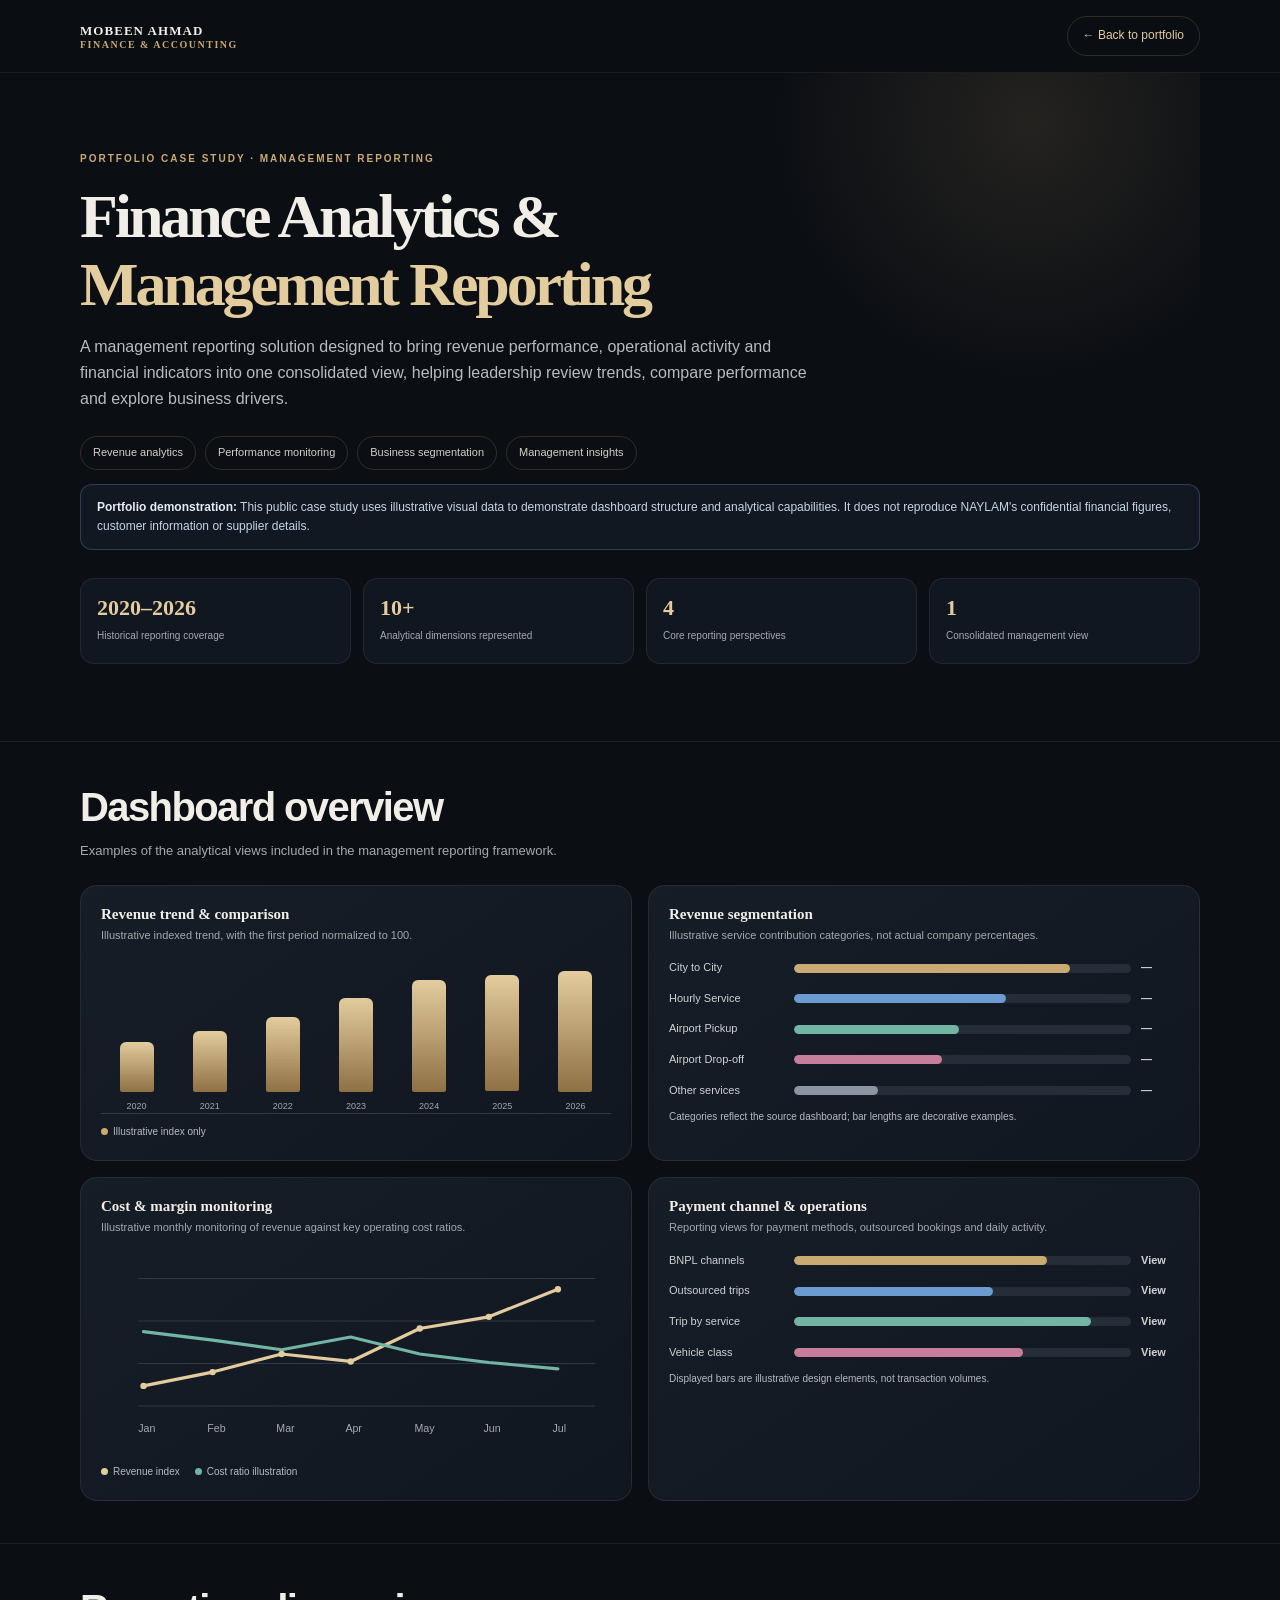
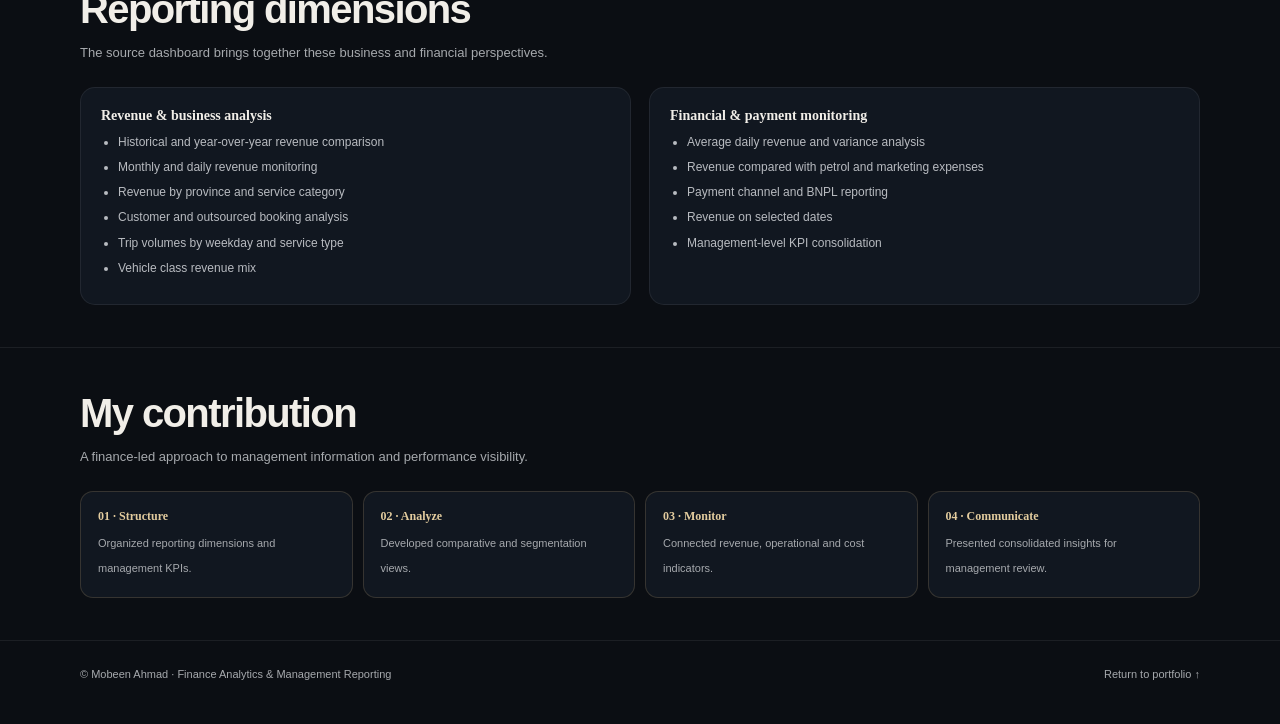
<file: analytics.html>
<!doctype html>
<html lang="en">
<head>
<meta charset="utf-8">
<meta http-equiv="Content-Security-Policy" content="default-src 'self'; base-uri 'self'; object-src 'none'; script-src 'self'; style-src 'self' 'unsafe-inline' https://fonts.googleapis.com; font-src 'self' https://fonts.gstatic.com data:; img-src 'self' data: blob:; connect-src 'self'; frame-src 'self'; form-action 'self'; upgrade-insecure-requests">

<meta name="viewport" content="width=device-width,initial-scale=1,viewport-fit=cover">
<meta name="theme-color" content="#0b0e13">
<meta name="description" content="Mobeen Ahmad's finance analytics case study: management dashboards, revenue trends, business segmentation, operating costs and KPI reporting.">
<title>Finance Analytics &amp; Management Reporting | Mobeen Ahmad</title>
<link rel="canonical" href="https://mobeenahmadmak.github.io/analytics.html">
<meta property="og:type" content="article">
<meta property="og:title" content="Finance Analytics &amp; Management Reporting | Mobeen Ahmad">
<meta property="og:description" content="Mobeen Ahmad's finance analytics case study: management dashboards, revenue trends, business segmentation, operating costs and KPI reporting.">
<meta property="og:url" content="https://mobeenahmadmak.github.io/analytics.html">
<meta property="og:image" content="https://mobeenahmadmak.github.io/mobeen-ahmad.jpg.png">
<meta name="twitter:card" content="summary_large_image">
<meta name="twitter:title" content="Finance Analytics &amp; Management Reporting | Mobeen Ahmad">
<meta name="twitter:description" content="Mobeen Ahmad's finance analytics case study: management dashboards, revenue trends, business segmentation, operating costs and KPI reporting.">
<meta name="twitter:image" content="https://mobeenahmadmak.github.io/mobeen-ahmad.jpg.png">
<link rel="preconnect" href="https://fonts.googleapis.com">
<link rel="preconnect" href="https://fonts.gstatic.com" crossorigin>
<link href="https://fonts.googleapis.com/css2?family=Inter:wght@400;500;600;700;800&family=Plus+Jakarta+Sans:wght@400;500;600;700;800&display=swap" rel="stylesheet">
<style>
:root{--bg:#0b0e13;--panel:#111720;--panel2:#151d27;--gold:#c9aa72;--gold2:#e3cc9e;--text:#f1eee8;--muted:#a6a9ad;--line:rgba(201,170,114,.2);--blue:#6c9bd2;--teal:#72b5a3;--rose:#c77e9b}
*{box-sizing:border-box}html{scroll-behavior:smooth}body{margin:0;background:var(--bg);color:var(--text);font-family:Inter,sans-serif;line-height:1.6}a{color:inherit;text-decoration:none}.wrap{width:min(1120px,calc(100% - 44px));margin:auto}
header{border-bottom:1px solid rgba(255,255,255,.07);background:rgba(11,14,19,.9);position:sticky;top:0;z-index:5;backdrop-filter:blur(16px)}.nav{height:72px;display:flex;justify-content:space-between;align-items:center}.brand{font:800 13px "Plus Jakarta Sans";letter-spacing:.08em}.brand span{display:block;color:var(--gold);font:600 10px Inter;letter-spacing:.15em;text-transform:uppercase}.back{border:1px solid var(--line);border-radius:24px;padding:9px 15px;color:var(--gold2);font-size:12px}
.hero{padding:78px 0 52px;position:relative;overflow:hidden}.hero:after{content:"";position:absolute;right:-100px;top:-220px;width:540px;height:540px;border-radius:50%;background:radial-gradient(circle,rgba(201,170,114,.13),transparent 68%);pointer-events:none}.kicker{color:var(--gold);font-size:10px;font-weight:700;letter-spacing:.2em;text-transform:uppercase}.hero h1{font:800 clamp(34px,5.8vw,62px)/1.1 "Plus Jakarta Sans";letter-spacing:-.05em;max-width:850px;margin:15px 0}.hero h1 em{font-style:normal;color:var(--gold2)}.intro{color:#b8bbc0;max-width:750px;font-size:16px}.pills{display:flex;gap:9px;flex-wrap:wrap;margin-top:25px}.pill{border:1px solid var(--line);border-radius:30px;padding:7px 12px;color:#d4d0c7;font-size:11px}
.notice{border:1px solid rgba(108,155,210,.3);background:rgba(108,155,210,.08);border-radius:12px;padding:13px 16px;color:#c5d4e5;font-size:12px;margin:14px 0 28px}.notice strong{color:#e4edf7}
.section{padding:42px 0;border-top:1px solid rgba(255,255,255,.07)}.section h2{font:700 clamp(30px,3.6vw,40px)/1.18 "Plus Jakarta Sans",sans-serif;letter-spacing:-.04em;margin:0 0 10px}.sub{color:var(--muted);font-size:13px;margin:0 0 23px}.grid{display:grid;grid-template-columns:repeat(2,minmax(0,1fr));gap:16px}.card{background:linear-gradient(145deg,var(--panel2),var(--panel));border:1px solid rgba(255,255,255,.08);border-radius:17px;padding:20px;min-width:0;transition:transform .25s,border-color .25s,box-shadow .25s}.card:hover{transform:translateY(-3px);border-color:rgba(201,170,114,.35);box-shadow:0 18px 45px rgba(0,0,0,.2)}.card h3{font:700 15px "Plus Jakarta Sans";margin:0 0 4px}.card p{font-size:11px;color:var(--muted);margin:0 0 15px}.chart{width:100%;height:auto;display:block;overflow:visible}.legend{display:flex;gap:15px;flex-wrap:wrap;color:#b8bbc0;font-size:10px;margin-top:10px}.dot{display:inline-block;width:7px;height:7px;border-radius:50%;margin-right:5px}.bars{display:flex;align-items:end;gap:clamp(7px,2vw,18px);height:155px;padding:12px 8px 0;border-bottom:1px solid rgba(255,255,255,.14)}.barcol{flex:1;display:flex;flex-direction:column;align-items:center;justify-content:end;height:100%;gap:7px}.bar{width:min(34px,75%);height:var(--h);background:linear-gradient(180deg,var(--gold2),#8e7043);border-radius:6px 6px 2px 2px;transform-origin:bottom;animation:grow .8s ease both}.barcol small{font-size:9px;color:var(--muted)}@keyframes grow{from{transform:scaleY(.05)}to{transform:scaleY(1)}}
.mix{display:grid;gap:13px}.mixrow{display:grid;grid-template-columns:115px 1fr 38px;gap:10px;align-items:center;font-size:11px;color:#d0d1d2}.track{height:9px;border-radius:10px;background:#252d38;overflow:hidden}.fill{height:100%;width:var(--w);background:var(--c);border-radius:10px;animation:fill 1s ease both;transform-origin:left}@keyframes fill{from{transform:scaleX(0)}to{transform:scaleX(1)}}
.metrics{display:grid;grid-template-columns:repeat(4,1fr);gap:12px;margin:25px 0}.metric{background:var(--panel);border:1px solid rgba(255,255,255,.07);border-radius:14px;padding:16px}.metric b{font:800 22px "Plus Jakarta Sans";color:var(--gold2);display:block}.metric span{font-size:10px;color:var(--muted)}
.workflow{display:grid;grid-template-columns:repeat(4,1fr);gap:10px}.step{padding:17px;border:1px solid var(--line);border-radius:13px;background:#111720}.step b{font:700 12px "Plus Jakarta Sans";color:var(--gold2);display:block;margin-bottom:5px}.step span{font-size:11px;color:var(--muted)}
.value{display:grid;grid-template-columns:1fr 1fr;gap:18px}.value article{padding:20px;border-radius:15px;background:var(--panel);border:1px solid rgba(255,255,255,.07)}.value h3{font:700 14px "Plus Jakarta Sans";margin:0 0 9px}.value ul{padding-left:17px;margin:0;color:#b8bbc0;font-size:12px}.value li{margin:6px 0}
footer{border-top:1px solid rgba(255,255,255,.07);padding:25px 0 40px;color:var(--muted);font-size:11px}.footrow{display:flex;justify-content:space-between;gap:15px;flex-wrap:wrap}
@media(max-width:700px){.grid,.value{grid-template-columns:1fr}.metrics{grid-template-columns:repeat(2,1fr)}.workflow{grid-template-columns:repeat(2,1fr)}.hero{padding-top:55px}.mixrow{grid-template-columns:95px 1fr 32px}}
@media(prefers-reduced-motion:reduce){*,*:before,*:after{scroll-behavior:auto!important;animation:none!important;transition:none!important}}

/* Accessible dark / light appearance */


/* Mobile and safe-area refinements for embedded and standalone case studies */
html{width:100%;max-width:100%;-webkit-text-size-adjust:100%;text-size-adjust:100%}
body{width:100%;max-width:100%;overflow-x:clip}
img,svg{max-width:100%}
.wrap{width:min(1120px,calc(100% - 44px))}
.hero,.section{min-width:0}
h1,h2,h3,p,li{overflow-wrap:anywhere}
@media(max-width:760px){
 .wrap{width:calc(100% - 34px)}
 .hero{padding:48px 0 35px}
 .hero h1{font-size:clamp(30px,8.5vw,42px);line-height:1.12}
 .intro{font-size:14px;line-height:1.7}
 .pills{gap:7px}
 .pill{font-size:10px;padding:6px 9px}
 .metrics{grid-template-columns:repeat(2,minmax(0,1fr));gap:9px}
 .metric{min-width:0;padding:13px}
 .metric b{font-size:clamp(18px,5vw,22px)}
 .grid,.scope,.detail,.value{grid-template-columns:minmax(0,1fr)}
 .flow,.workflow{grid-template-columns:repeat(2,minmax(0,1fr));gap:9px}
 .flow .step:last-child{grid-column:span 2}
 .step{min-width:0;padding:14px 12px}
 .mixrow{grid-template-columns:minmax(72px,95px) minmax(0,1fr) 30px;gap:8px}
 .section{padding:34px 0}
 .footrow{flex-direction:column;align-items:flex-start}
}
@media(max-width:380px){
 .wrap{width:calc(100% - 28px)}
 .flow,.workflow{grid-template-columns:minmax(0,1fr)}
 .flow .step:last-child{grid-column:auto}
 .metrics{gap:7px}
 .metric span{font-size:9px}
}
@media(prefers-reduced-motion:reduce){*,*::before,*::after{scroll-behavior:auto!important;animation:none!important;transition:none!important}}

</style>

<script type="application/ld+json">{"@context":"https://schema.org","@type":"Article","headline":"Finance Analytics & Management Reporting | Mobeen Ahmad","description":"Explore Mobeen Ahmad's finance analytics case study: management dashboards, revenue trends, business segmentation, operating costs, payment channels and KPI reporting.","author":{"@type":"Person","name":"Mobeen Ahmad","url":"https://mobeenahmadmak.github.io/"},"mainEntityOfPage":"https://mobeenahmadmak.github.io/analytics.html","image":"https://mobeenahmadmak.github.io/mobeen-ahmad.jpg.png"}</script>
</head>
<body>
<header><div class="wrap nav"><a class="brand" href="index.html">MOBEEN AHMAD<span>Finance &amp; Accounting</span></a><a class="back" href="index.html#case-studies">← Back to portfolio</a></div></header>
<main>
<section class="hero wrap">
<div class="kicker">Portfolio case study · Management reporting</div>
<h1>Finance Analytics &amp;<br><em>Management Reporting</em></h1>
<p class="intro">A management reporting solution designed to bring revenue performance, operational activity and financial indicators into one consolidated view, helping leadership review trends, compare performance and explore business drivers.</p>
<div class="pills"><span class="pill">Revenue analytics</span><span class="pill">Performance monitoring</span><span class="pill">Business segmentation</span><span class="pill">Management insights</span></div>
<div class="notice"><strong>Portfolio demonstration:</strong> This public case study uses illustrative visual data to demonstrate dashboard structure and analytical capabilities. It does not reproduce NAYLAM's confidential financial figures, customer information or supplier details.</div>
<div class="metrics">
<div class="metric"><b>2020–2026</b><span>Historical reporting coverage</span></div>
<div class="metric"><b>10+</b><span>Analytical dimensions represented</span></div>
<div class="metric"><b>4</b><span>Core reporting perspectives</span></div>
<div class="metric"><b>1</b><span>Consolidated management view</span></div>
</div>
</section>
<section class="section"><div class="wrap"><h2>Dashboard overview</h2><p class="sub">Examples of the analytical views included in the management reporting framework.</p>
<div class="grid">
<article class="card"><h3>Revenue trend &amp; comparison</h3><p>Illustrative indexed trend, with the first period normalized to 100.</p>
<div class="bars" aria-label="Illustrative indexed revenue trend">
<div class="barcol"><div class="bar" style="--h:35%"></div><small>2020</small></div><div class="barcol"><div class="bar" style="--h:43%"></div><small>2021</small></div><div class="barcol"><div class="bar" style="--h:53%"></div><small>2022</small></div><div class="barcol"><div class="bar" style="--h:66%"></div><small>2023</small></div><div class="barcol"><div class="bar" style="--h:79%"></div><small>2024</small></div><div class="barcol"><div class="bar" style="--h:82%"></div><small>2025</small></div><div class="barcol"><div class="bar" style="--h:100%"></div><small>2026</small></div></div><div class="legend"><span><i class="dot" style="background:var(--gold)"></i>Illustrative index only</span></div></article>
<article class="card"><h3>Revenue segmentation</h3><p>Illustrative service contribution categories, not actual company percentages.</p><div class="mix">
<div class="mixrow"><span>City to City</span><div class="track"><div class="fill" style="--w:82%;--c:var(--gold)"></div></div><b>—</b></div>
<div class="mixrow"><span>Hourly Service</span><div class="track"><div class="fill" style="--w:63%;--c:var(--blue)"></div></div><b>—</b></div>
<div class="mixrow"><span>Airport Pickup</span><div class="track"><div class="fill" style="--w:49%;--c:var(--teal)"></div></div><b>—</b></div>
<div class="mixrow"><span>Airport Drop-off</span><div class="track"><div class="fill" style="--w:44%;--c:var(--rose)"></div></div><b>—</b></div>
<div class="mixrow"><span>Other services</span><div class="track"><div class="fill" style="--w:25%;--c:#8b94a3"></div></div><b>—</b></div>
</div><div class="legend">Categories reflect the source dashboard; bar lengths are decorative examples.</div></article>
<article class="card"><h3>Cost &amp; margin monitoring</h3><p>Illustrative monthly monitoring of revenue against key operating cost ratios.</p>
<svg class="chart" viewBox="0 0 480 190" role="img" aria-label="Illustrative trend lines for revenue and cost ratios"><g stroke="#303947" stroke-width="1"><path d="M35 25H465M35 65H465M35 105H465M35 145H465"/></g><polyline points="40,126 105,113 170,96 235,103 300,72 365,61 430,35" fill="none" stroke="#e3cc9e" stroke-width="3" stroke-linecap="round" stroke-linejoin="round"/><polyline points="40,75 105,83 170,92 235,80 300,96 365,104 430,110" fill="none" stroke="#72b5a3" stroke-width="3" stroke-linecap="round" stroke-linejoin="round"/><g fill="#e3cc9e"><circle cx="40" cy="126" r="3"/><circle cx="105" cy="113" r="3"/><circle cx="170" cy="96" r="3"/><circle cx="235" cy="103" r="3"/><circle cx="300" cy="72" r="3"/><circle cx="365" cy="61" r="3"/><circle cx="430" cy="35" r="3"/></g><g fill="#a6a9ad" font-size="10"><text x="35" y="169">Jan</text><text x="100" y="169">Feb</text><text x="165" y="169">Mar</text><text x="230" y="169">Apr</text><text x="295" y="169">May</text><text x="360" y="169">Jun</text><text x="425" y="169">Jul</text></g></svg><div class="legend"><span><i class="dot" style="background:var(--gold2)"></i>Revenue index</span><span><i class="dot" style="background:var(--teal)"></i>Cost ratio illustration</span></div></article>
<article class="card"><h3>Payment channel &amp; operations</h3><p>Reporting views for payment methods, outsourced bookings and daily activity.</p><div class="mix">
<div class="mixrow"><span>BNPL channels</span><div class="track"><div class="fill" style="--w:75%;--c:var(--gold)"></div></div><b>View</b></div>
<div class="mixrow"><span>Outsourced trips</span><div class="track"><div class="fill" style="--w:59%;--c:var(--blue)"></div></div><b>View</b></div>
<div class="mixrow"><span>Trip by service</span><div class="track"><div class="fill" style="--w:88%;--c:var(--teal)"></div></div><b>View</b></div>
<div class="mixrow"><span>Vehicle class</span><div class="track"><div class="fill" style="--w:68%;--c:var(--rose)"></div></div><b>View</b></div>
</div><div class="legend">Displayed bars are illustrative design elements, not transaction volumes.</div></article>
</div></div></section>
<section class="section"><div class="wrap"><h2>Reporting dimensions</h2><p class="sub">The source dashboard brings together these business and financial perspectives.</p><div class="value">
<article><h3>Revenue &amp; business analysis</h3><ul><li>Historical and year-over-year revenue comparison</li><li>Monthly and daily revenue monitoring</li><li>Revenue by province and service category</li><li>Customer and outsourced booking analysis</li><li>Trip volumes by weekday and service type</li><li>Vehicle class revenue mix</li></ul></article>
<article><h3>Financial &amp; payment monitoring</h3><ul><li>Average daily revenue and variance analysis</li><li>Revenue compared with petrol and marketing expenses</li><li>Payment channel and BNPL reporting</li><li>Revenue on selected dates</li><li>Management-level KPI consolidation</li></ul></article>
</div></div></section>
<section class="section"><div class="wrap"><h2>My contribution</h2><p class="sub">A finance-led approach to management information and performance visibility.</p><div class="workflow">
<div class="step"><b>01 · Structure</b><span>Organized reporting dimensions and management KPIs.</span></div>
<div class="step"><b>02 · Analyze</b><span>Developed comparative and segmentation views.</span></div>
<div class="step"><b>03 · Monitor</b><span>Connected revenue, operational and cost indicators.</span></div>
<div class="step"><b>04 · Communicate</b><span>Presented consolidated insights for management review.</span></div>
</div></div></section>
</main>
<footer><div class="wrap footrow"><span>© Mobeen Ahmad · Finance Analytics &amp; Management Reporting</span><a href="index.html#case-studies">Return to portfolio ↑</a></div></footer>
</body></html>
</file>
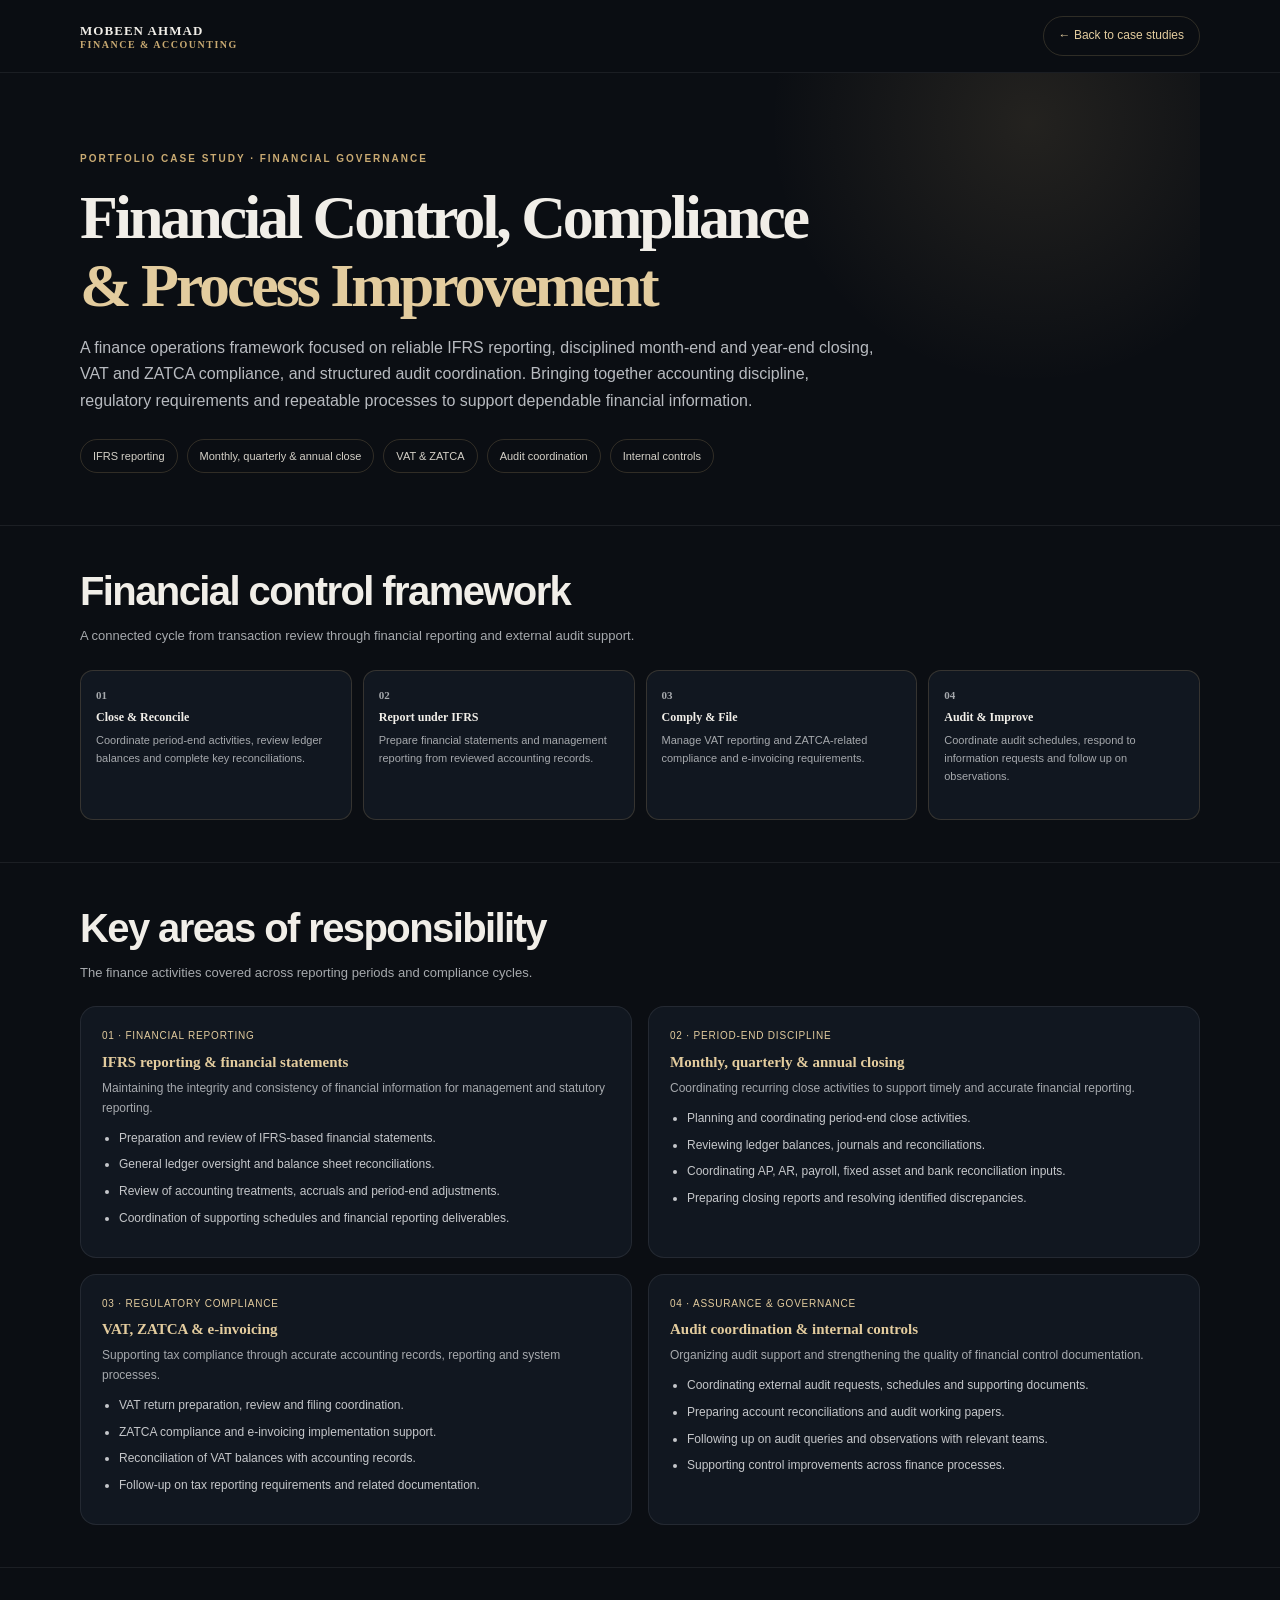
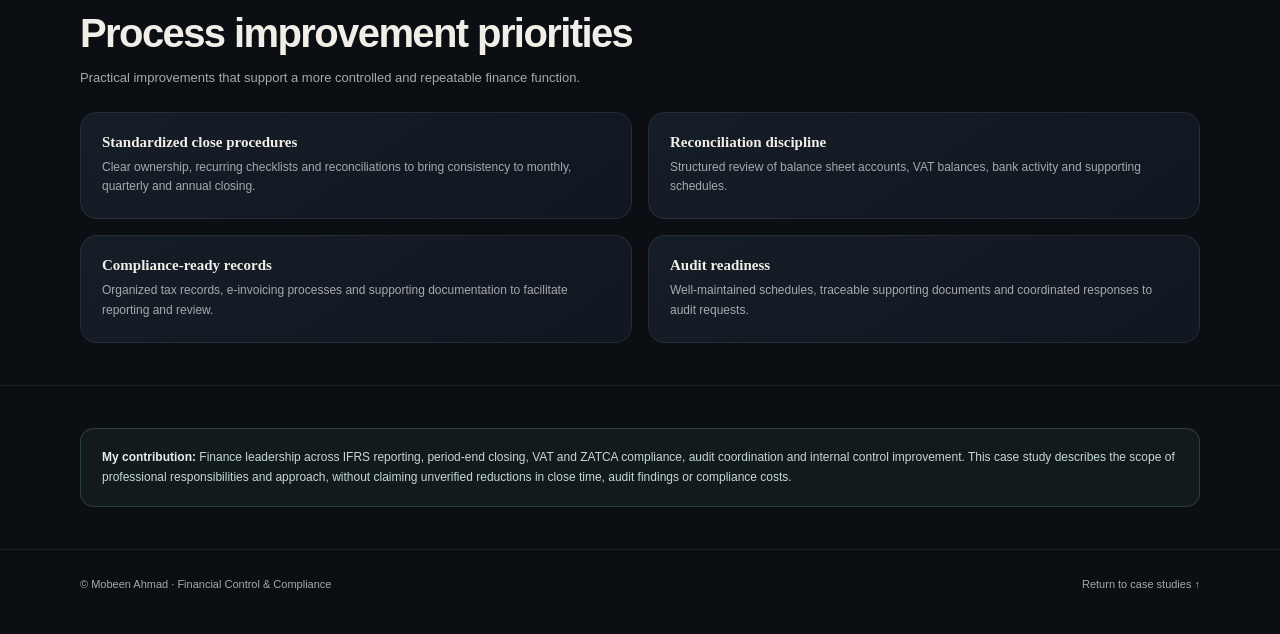
<file: financial-control.html>
<!doctype html>
<html lang="en">
<head>
<meta charset="utf-8">
<meta http-equiv="Content-Security-Policy" content="default-src 'self'; base-uri 'self'; object-src 'none'; script-src 'self'; style-src 'self' 'unsafe-inline' https://fonts.googleapis.com; font-src 'self' https://fonts.gstatic.com data:; img-src 'self' data: blob:; connect-src 'self'; frame-src 'self'; form-action 'self'; upgrade-insecure-requests">

<meta name="viewport" content="width=device-width,initial-scale=1,viewport-fit=cover">
<meta name="theme-color" content="#0b0e13">
<meta name="description" content="Mobeen Ahmad's case study in IFRS reporting, period-end close, VAT, ZATCA compliance, audit coordination and internal controls.">
<title>Financial Control, Compliance &amp; Process Improvement | Mobeen Ahmad</title>
<link rel="canonical" href="https://mobeenahmadmak.github.io/financial-control.html">
<meta property="og:type" content="article">
<meta property="og:title" content="Financial Control, Compliance &amp; Process Improvement | Mobeen Ahmad">
<meta property="og:description" content="Mobeen Ahmad's case study in IFRS reporting, period-end close, VAT, ZATCA compliance, audit coordination and internal controls.">
<meta property="og:url" content="https://mobeenahmadmak.github.io/financial-control.html">
<meta property="og:image" content="https://mobeenahmadmak.github.io/mobeen-ahmad.jpg.png">
<meta name="twitter:card" content="summary_large_image">
<meta name="twitter:title" content="Financial Control, Compliance &amp; Process Improvement | Mobeen Ahmad">
<meta name="twitter:description" content="Mobeen Ahmad's case study in IFRS reporting, period-end close, VAT, ZATCA compliance, audit coordination and internal controls.">
<meta name="twitter:image" content="https://mobeenahmadmak.github.io/mobeen-ahmad.jpg.png">
<link rel="preconnect" href="https://fonts.googleapis.com">
<link rel="preconnect" href="https://fonts.gstatic.com" crossorigin>
<link href="https://fonts.googleapis.com/css2?family=Inter:wght@400;500;600;700;800&family=Plus+Jakarta+Sans:wght@400;500;600;700;800&display=swap" rel="stylesheet">
<style>
:root{--bg:#0b0e13;--panel:#111720;--panel2:#151d27;--gold:#c9aa72;--gold2:#e3cc9e;--text:#f1eee8;--muted:#a6a9ad;--line:rgba(201,170,114,.2);--blue:#6c9bd2;--teal:#72b5a3}
*{box-sizing:border-box}html{scroll-behavior:smooth}body{margin:0;background:var(--bg);color:var(--text);font-family:Inter,sans-serif;line-height:1.65}a{color:inherit;text-decoration:none}.wrap{width:min(1120px,calc(100% - 44px));margin:auto}
header{border-bottom:1px solid rgba(255,255,255,.07);background:rgba(11,14,19,.9);position:sticky;top:0;z-index:5;backdrop-filter:blur(16px)}.nav{height:72px;display:flex;justify-content:space-between;align-items:center}.brand{font:800 13px "Plus Jakarta Sans";letter-spacing:.08em}.brand span{display:block;color:var(--gold);font:600 10px Inter;letter-spacing:.15em;text-transform:uppercase}.back{border:1px solid var(--line);border-radius:24px;padding:9px 15px;color:var(--gold2);font-size:12px}
.hero{padding:78px 0 52px;position:relative;overflow:hidden}.hero:after{content:"";position:absolute;right:-100px;top:-220px;width:540px;height:540px;border-radius:50%;background:radial-gradient(circle,rgba(201,170,114,.13),transparent 68%);pointer-events:none}.kicker{color:var(--gold);font-size:10px;font-weight:700;letter-spacing:.2em;text-transform:uppercase}.hero h1{font:800 clamp(34px,5.8vw,62px)/1.1 "Plus Jakarta Sans";letter-spacing:-.05em;max-width:950px;margin:15px 0}.hero h1 em{font-style:normal;color:var(--gold2)}.intro{color:#b8bbc0;max-width:800px;font-size:16px}.pills{display:flex;gap:9px;flex-wrap:wrap;margin-top:25px}.pill{border:1px solid var(--line);border-radius:30px;padding:7px 12px;color:#d4d0c7;font-size:11px}
.section{padding:42px 0;border-top:1px solid rgba(255,255,255,.07)}.section h2{font:700 clamp(30px,3.6vw,40px)/1.18 "Plus Jakarta Sans",sans-serif;letter-spacing:-.04em;margin:0 0 10px}.sub{color:var(--muted);font-size:13px;margin:0 0 23px}
.grid{display:grid;grid-template-columns:repeat(2,minmax(0,1fr));gap:16px}.card{background:linear-gradient(145deg,var(--panel2),var(--panel));border:1px solid rgba(255,255,255,.08);border-radius:17px;padding:21px;min-width:0;transition:transform .25s,border-color .25s}.card:hover{transform:translateY(-3px);border-color:rgba(201,170,114,.35)}.card h3{font:700 15px "Plus Jakarta Sans";margin:0 0 7px}.card p{font-size:12px;color:var(--muted);margin:0}.tag{font-size:10px;color:var(--gold2);letter-spacing:.08em;text-transform:uppercase;margin-bottom:9px}
.flow{display:grid;grid-template-columns:repeat(4,1fr);gap:11px}.step{padding:18px 15px;border:1px solid var(--line);border-radius:13px;background:#111720;min-height:150px}.num{font:800 22px "Plus Jakarta Sans";color:var(--gold2);display:block;margin-bottom:9px}.step b{font:700 12px "Plus Jakarta Sans";display:block;margin-bottom:6px}.step span{font-size:11px;color:var(--muted);display:block}
.detail{display:grid;grid-template-columns:1fr 1fr;gap:16px}.detail article{padding:21px;border:1px solid rgba(255,255,255,.08);border-radius:16px;background:var(--panel)}.detail h3{font:700 15px "Plus Jakarta Sans";color:var(--gold2);margin:0 0 8px}.detail p{font-size:12px;color:var(--muted);margin:0 0 10px}.detail ul{padding-left:17px;margin:0;color:#c5c7ca;font-size:12px}.detail li{margin:7px 0}
.callout{padding:19px 21px;border:1px solid rgba(114,181,163,.25);background:rgba(114,181,163,.07);border-radius:14px;color:#c5d9d3;font-size:12px}.callout strong{color:#e2f0eb}
footer{border-top:1px solid rgba(255,255,255,.07);padding:25px 0 40px;color:var(--muted);font-size:11px}.footrow{display:flex;justify-content:space-between;gap:15px;flex-wrap:wrap}
@media(max-width:760px){.grid,.detail{grid-template-columns:1fr}.flow{grid-template-columns:repeat(2,1fr)}.hero{padding-top:55px}}
@media(prefers-reduced-motion:reduce){*,*:before,*:after{scroll-behavior:auto!important;animation:none!important;transition:none!important}}

/* Accessible dark / light appearance */


/* Mobile and safe-area refinements for embedded and standalone case studies */
html{width:100%;max-width:100%;-webkit-text-size-adjust:100%;text-size-adjust:100%}
body{width:100%;max-width:100%;overflow-x:clip}
img,svg{max-width:100%}
.wrap{width:min(1120px,calc(100% - 44px))}
.hero,.section{min-width:0}
h1,h2,h3,p,li{overflow-wrap:anywhere}
@media(max-width:760px){
 .wrap{width:calc(100% - 34px)}
 .hero{padding:48px 0 35px}
 .hero h1{font-size:clamp(30px,8.5vw,42px);line-height:1.12}
 .intro{font-size:14px;line-height:1.7}
 .pills{gap:7px}
 .pill{font-size:10px;padding:6px 9px}
 .metrics{grid-template-columns:repeat(2,minmax(0,1fr));gap:9px}
 .metric{min-width:0;padding:13px}
 .metric b{font-size:clamp(18px,5vw,22px)}
 .grid,.scope,.detail,.value{grid-template-columns:minmax(0,1fr)}
 .flow,.workflow{grid-template-columns:repeat(2,minmax(0,1fr));gap:9px}
 .flow .step:last-child{grid-column:span 2}
 .step{min-width:0;padding:14px 12px}
 .mixrow{grid-template-columns:minmax(72px,95px) minmax(0,1fr) 30px;gap:8px}
 .section{padding:34px 0}
 .footrow{flex-direction:column;align-items:flex-start}
}
@media(max-width:380px){
 .wrap{width:calc(100% - 28px)}
 .flow,.workflow{grid-template-columns:minmax(0,1fr)}
 .flow .step:last-child{grid-column:auto}
 .metrics{gap:7px}
 .metric span{font-size:9px}
}
@media(prefers-reduced-motion:reduce){*,*::before,*::after{scroll-behavior:auto!important;animation:none!important;transition:none!important}}

</style>

<script type="application/ld+json">{"@context":"https://schema.org","@type":"Article","headline":"Financial Control, Compliance & Process Improvement | Mobeen Ahmad","description":"Explore Mobeen Ahmad's financial control case study covering IFRS reporting, period-end close, VAT and ZATCA compliance, audit coordination and internal controls.","author":{"@type":"Person","name":"Mobeen Ahmad","url":"https://mobeenahmadmak.github.io/"},"mainEntityOfPage":"https://mobeenahmadmak.github.io/financial-control.html","image":"https://mobeenahmadmak.github.io/mobeen-ahmad.jpg.png"}</script>
</head>
<body>
<header><div class="wrap nav"><a class="brand" href="index.html">MOBEEN AHMAD<span>Finance &amp; Accounting</span></a><a class="back" href="index.html#case-studies">← Back to case studies</a></div></header>
<main>
<section class="hero wrap">
<div class="kicker">Portfolio case study · Financial governance</div>
<h1>Financial Control, Compliance<br><em>&amp; Process Improvement</em></h1>
<p class="intro">A finance operations framework focused on reliable IFRS reporting, disciplined month-end and year-end closing, VAT and ZATCA compliance, and structured audit coordination. Bringing together accounting discipline, regulatory requirements and repeatable processes to support dependable financial information.</p>
<div class="pills"><span class="pill">IFRS reporting</span><span class="pill">Monthly, quarterly &amp; annual close</span><span class="pill">VAT &amp; ZATCA</span><span class="pill">Audit coordination</span><span class="pill">Internal controls</span></div>
</section>
<section class="section"><div class="wrap"><h2>Financial control framework</h2><p class="sub">A connected cycle from transaction review through financial reporting and external audit support.</p>
<div class="flow">
<div class="step"><span class="num">01</span><b>Close &amp; Reconcile</b><span>Coordinate period-end activities, review ledger balances and complete key reconciliations.</span></div>
<div class="step"><span class="num">02</span><b>Report under IFRS</b><span>Prepare financial statements and management reporting from reviewed accounting records.</span></div>
<div class="step"><span class="num">03</span><b>Comply &amp; File</b><span>Manage VAT reporting and ZATCA-related compliance and e-invoicing requirements.</span></div>
<div class="step"><span class="num">04</span><b>Audit &amp; Improve</b><span>Coordinate audit schedules, respond to information requests and follow up on observations.</span></div>
</div></div></section>
<section class="section"><div class="wrap"><h2>Key areas of responsibility</h2><p class="sub">The finance activities covered across reporting periods and compliance cycles.</p>
<div class="detail">
<article><div class="tag">01 · Financial reporting</div><h3>IFRS reporting &amp; financial statements</h3><p>Maintaining the integrity and consistency of financial information for management and statutory reporting.</p><ul><li>Preparation and review of IFRS-based financial statements.</li><li>General ledger oversight and balance sheet reconciliations.</li><li>Review of accounting treatments, accruals and period-end adjustments.</li><li>Coordination of supporting schedules and financial reporting deliverables.</li></ul></article>
<article><div class="tag">02 · Period-end discipline</div><h3>Monthly, quarterly &amp; annual closing</h3><p>Coordinating recurring close activities to support timely and accurate financial reporting.</p><ul><li>Planning and coordinating period-end close activities.</li><li>Reviewing ledger balances, journals and reconciliations.</li><li>Coordinating AP, AR, payroll, fixed asset and bank reconciliation inputs.</li><li>Preparing closing reports and resolving identified discrepancies.</li></ul></article>
<article><div class="tag">03 · Regulatory compliance</div><h3>VAT, ZATCA &amp; e-invoicing</h3><p>Supporting tax compliance through accurate accounting records, reporting and system processes.</p><ul><li>VAT return preparation, review and filing coordination.</li><li>ZATCA compliance and e-invoicing implementation support.</li><li>Reconciliation of VAT balances with accounting records.</li><li>Follow-up on tax reporting requirements and related documentation.</li></ul></article>
<article><div class="tag">04 · Assurance &amp; governance</div><h3>Audit coordination &amp; internal controls</h3><p>Organizing audit support and strengthening the quality of financial control documentation.</p><ul><li>Coordinating external audit requests, schedules and supporting documents.</li><li>Preparing account reconciliations and audit working papers.</li><li>Following up on audit queries and observations with relevant teams.</li><li>Supporting control improvements across finance processes.</li></ul></article>
</div></div></section>
<section class="section"><div class="wrap"><h2>Process improvement priorities</h2><p class="sub">Practical improvements that support a more controlled and repeatable finance function.</p>
<div class="grid">
<article class="card"><h3>Standardized close procedures</h3><p>Clear ownership, recurring checklists and reconciliations to bring consistency to monthly, quarterly and annual closing.</p></article>
<article class="card"><h3>Reconciliation discipline</h3><p>Structured review of balance sheet accounts, VAT balances, bank activity and supporting schedules.</p></article>
<article class="card"><h3>Compliance-ready records</h3><p>Organized tax records, e-invoicing processes and supporting documentation to facilitate reporting and review.</p></article>
<article class="card"><h3>Audit readiness</h3><p>Well-maintained schedules, traceable supporting documents and coordinated responses to audit requests.</p></article>
</div></div></section>
<section class="section"><div class="wrap"><div class="callout"><strong>My contribution:</strong> Finance leadership across IFRS reporting, period-end closing, VAT and ZATCA compliance, audit coordination and internal control improvement. This case study describes the scope of professional responsibilities and approach, without claiming unverified reductions in close time, audit findings or compliance costs.</div></div></section>
</main>
<footer><div class="wrap footrow"><span>© Mobeen Ahmad · Financial Control &amp; Compliance</span><a href="index.html#case-studies">Return to case studies ↑</a></div></footer>
</body></html>
</file>
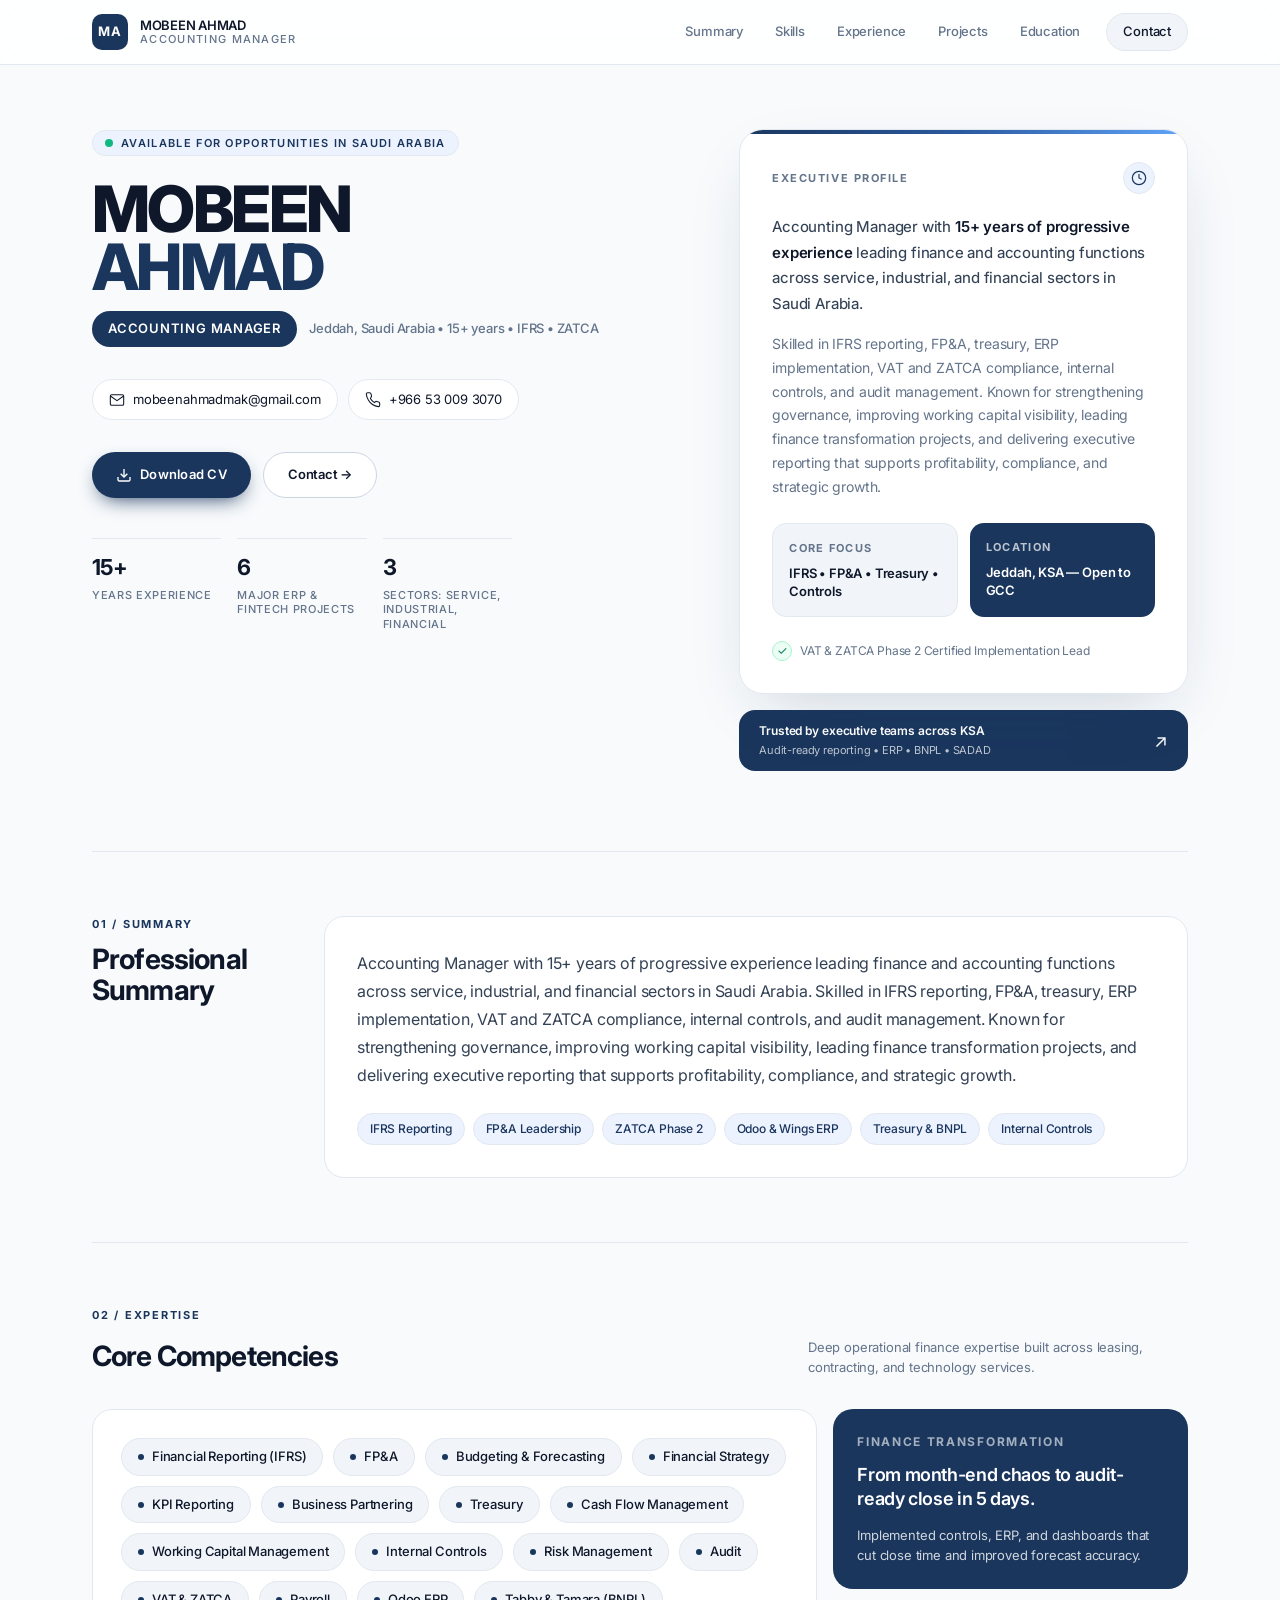
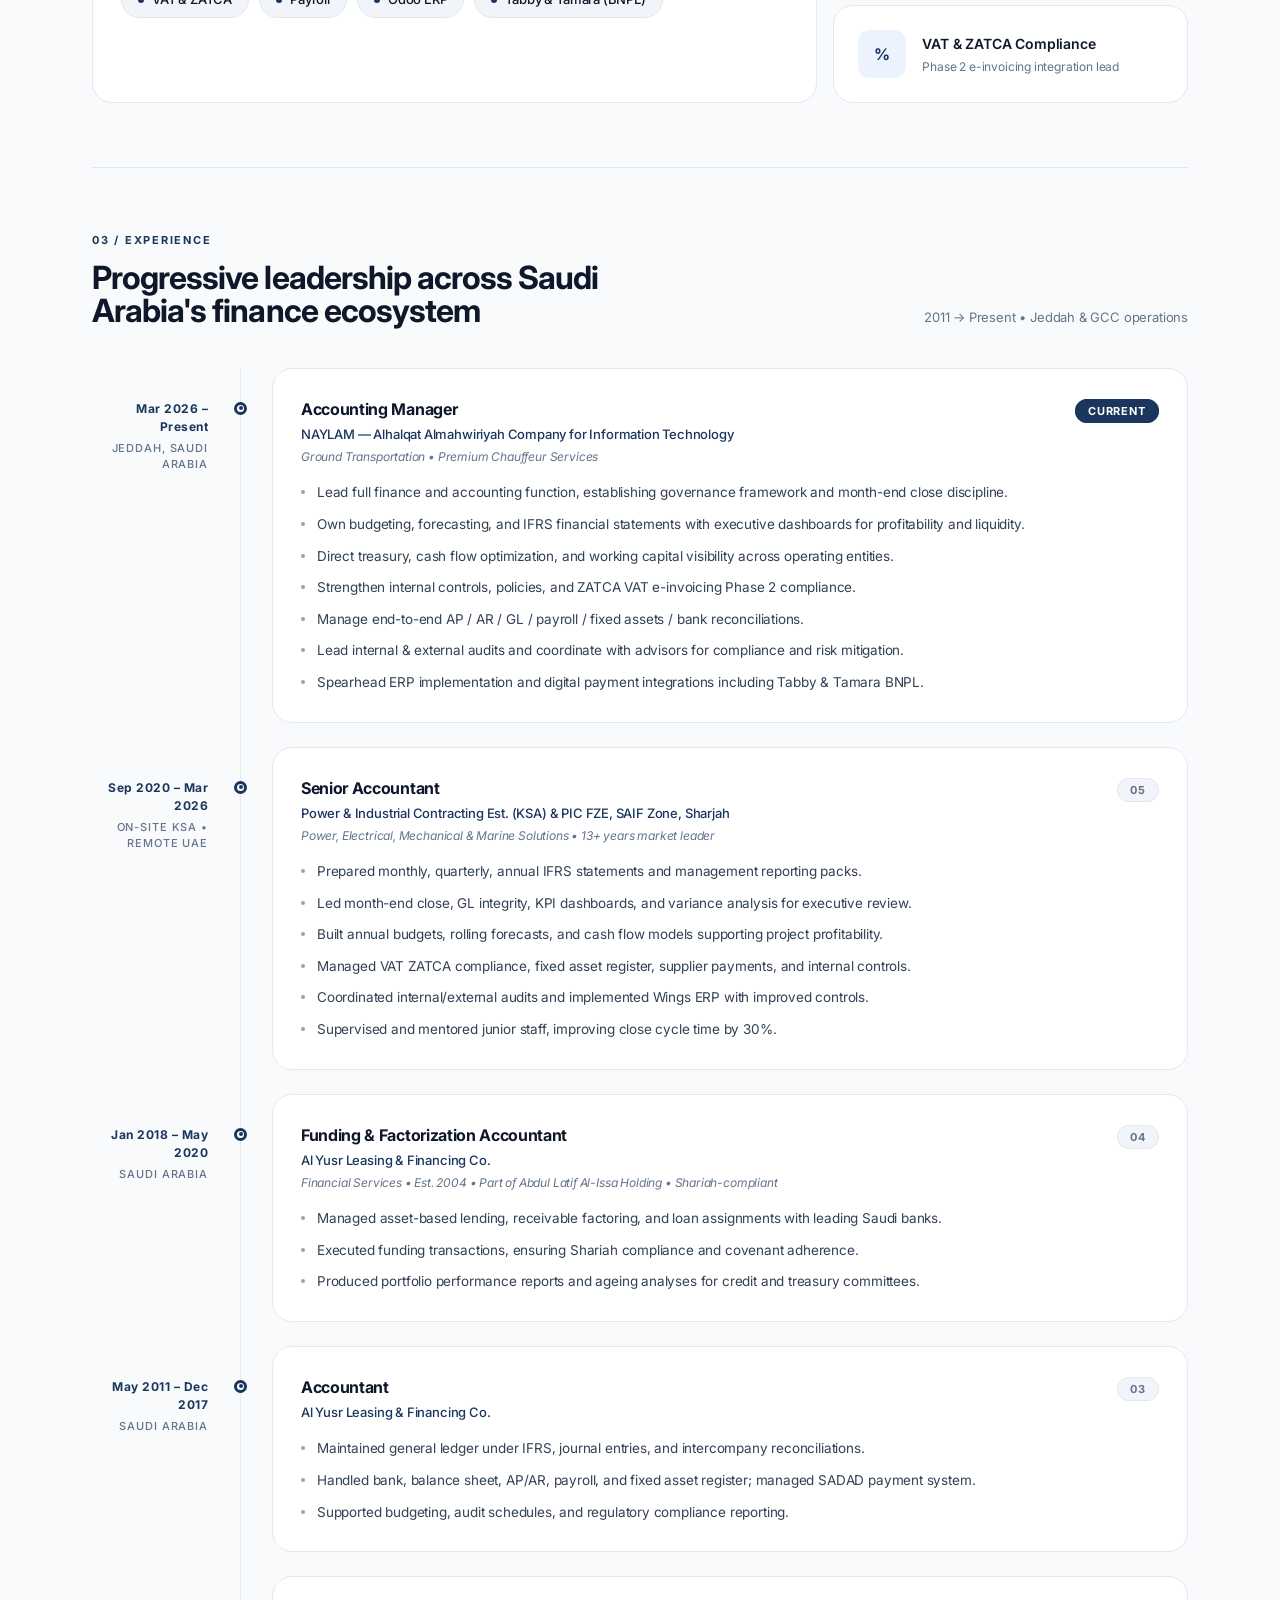
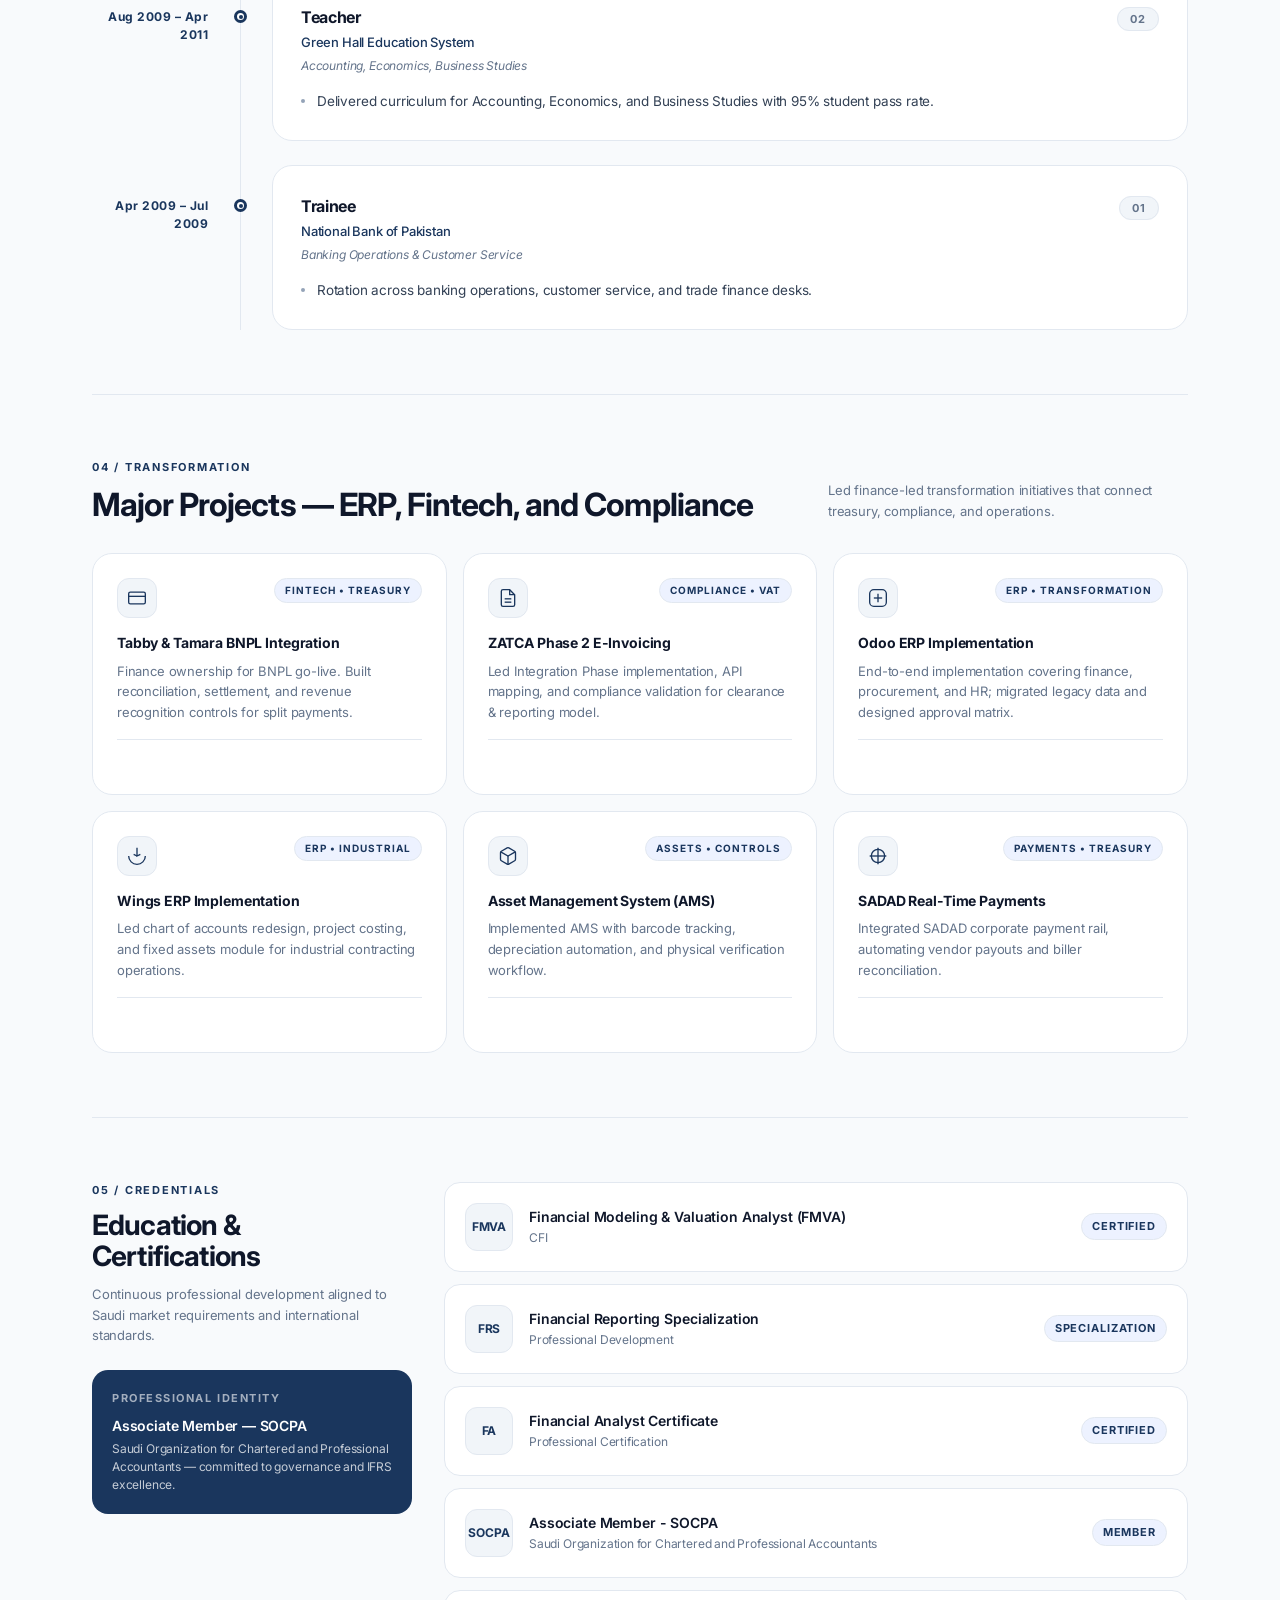
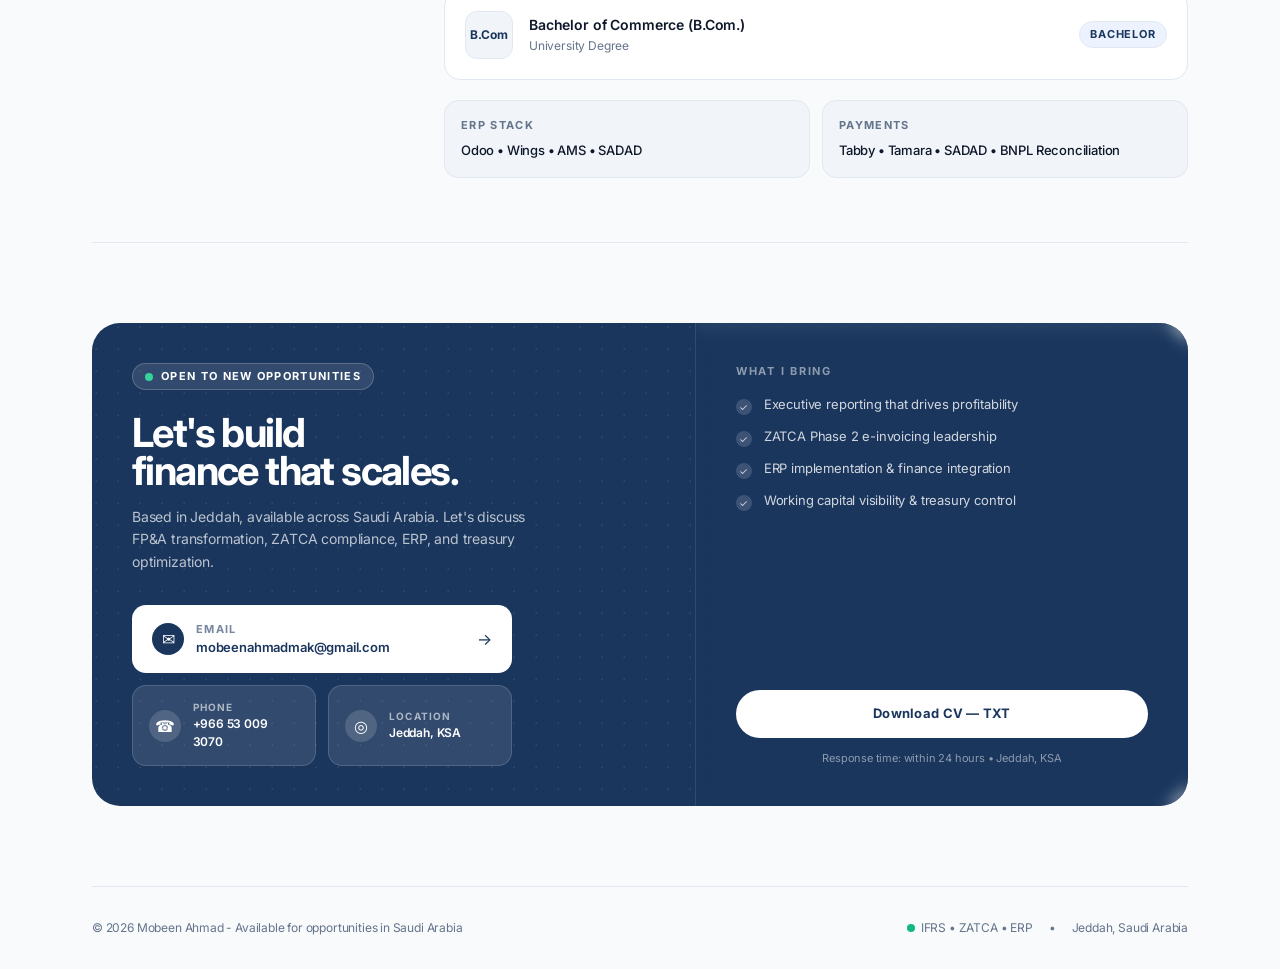
<file: Index (1).html>
<!DOCTYPE html>
<html lang="en">
<head><style data-metaai-safe-area>:root { scroll-padding-top: var(--safe-area-scroll-padding-top, 0px); }
[data-safe-area-inset-root]::before {
  background: inherit;
  content: "";
  height: var(--safe-area-inset-top, 0px);
  inset: 0 0 auto;
  pointer-events: none;
  position: fixed;
  z-index: 2147483647;
}
</style><script data-metaai-safe-area-runtime>// (c) Meta Platforms, Inc. and affiliates. Confidential and proprietary.

(() => {
  const params = new URLSearchParams(window.location.search);
  const rawInset = params.get('top_inset_px');
  const parsedInset = rawInset !== null && /^\d+$/.test(rawInset)
    ? Number(rawInset)
    : 0;
  const topInset = params.get('has_top_banner') === '1'
    ? Math.min(parsedInset, 256)
    : 0;
  document.documentElement.style.setProperty('--safe-area-inset-top', `${topInset}px`);
  document.documentElement.style.setProperty('--safe-area-scroll-padding-top', `${topInset}px`);

  function observeNavigation() {
    const root = document.getElementById('root');
    if (root === null) return;
    const observed = new Set();
    let scheduled = false;

    function syncScrollPadding() {
      const elements = new Set(root.querySelectorAll('[data-safe-area-sticky-top]'));
      for (const element of observed) {
        if (!elements.has(element)) {
          resizeObserver.unobserve(element);
          observed.delete(element);
        }
      }
      for (const element of elements) {
        if (!observed.has(element)) {
          resizeObserver.observe(element);
          observed.add(element);
        }
      }
      let padding = topInset;
      for (const element of elements) {
        const style = window.getComputedStyle(element);
        if (style.position !== 'sticky' && style.position !== 'fixed') continue;
        const top = Number.parseFloat(style.top);
        if (Number.isFinite(top)) {
          padding = Math.max(padding, top + element.getBoundingClientRect().height);
        }
      }
      document.documentElement.style.setProperty(
        '--safe-area-scroll-padding-top', `${Math.ceil(padding)}px`,
      );
    }

    function scheduleUpdate() {
      if (scheduled) return;
      scheduled = true;
      queueMicrotask(() => {
        scheduled = false;
        syncScrollPadding();
      });
    }

    const resizeObserver = new ResizeObserver(scheduleUpdate);
    const mutationObserver = new MutationObserver(scheduleUpdate);
    mutationObserver.observe(root, {
      attributeFilter: ['class', 'data-safe-area-sticky-top', 'hidden', 'style'],
      attributes: true,
      childList: true,
      subtree: true,
    });
    window.addEventListener('resize', scheduleUpdate);
    scheduleUpdate();
  }

  if (document.readyState === 'loading') {
    document.addEventListener('DOMContentLoaded', observeNavigation, {once: true});
  } else {
    observeNavigation();
  }
})();
</script><script data-metaai-records-guard>// (c) Meta Platforms, Inc. and affiliates. Confidential and proprietary.

// When the records API rejects a write because the app is at its record
// limit, this page answers the next writes itself with the same rejection.
// The answers come after a delay, under an exponential backoff, and one probe
// write goes to the network per backoff window. A new record that the API
// accepts, or a delete that removes a record, ends the backoff. The backoff
// also ends when a write comes 60 s or more after the last window, and no probe
// from the last 60 s is in flight. The state is in memory only.
//
// The compiled-HTML contract checks (`stateful_crud_contract.rs` and
// `stateful_hosted_release.rs`) read this file as part of the app. So it must
// not contain a quoted records action, a browser storage API, the JSON request
// header or encoder, a quoted POST method, a collection argument, or a name
// bound to a quoted word. It must also not call a network function with a
// quoted URL.
(() => {
  const nativeFetch = window.fetch;
  if (typeof nativeFetch !== 'function') return;
  const NativeRequest = window.Request;
  const NativeResponse = window.Response;
  const NativeURL = window.URL;
  const NativePromise = window.Promise;
  const parseJson = JSON.parse;
  const reflectApply = Reflect.apply;
  const startTimer = window.setTimeout.bind(window);
  const stopTimer = window.clearTimeout.bind(window);
  const monotonicNow = window.performance.now.bind(window.performance);

  const CAPACITY_STATUS = 409;
  const CAPACITY_BODY = '{"error":"artifact record limit reached"}';
  const FIRST_WINDOW_MS = 1000;
  const MAX_WINDOW_MS = 60000;
  const LOCAL_ANSWER_DELAY_MS = 500;
  const MAX_TRACKED_RECORDS = 2048;
  const actionName = operation => ['records', operation].join('.');
  const CREATE = actionName('create');
  const PUT = actionName('put');
  const GET = actionName('get');
  const LIST = actionName('list');
  const DELETE = actionName('delete');
  const OBSERVED_ACTIONS = [CREATE, PUT, GET, LIST, DELETE];
  const POST_METHOD = ['PO', 'ST'].join('');
  const LOCAL_HEADERS = [
    [['content', 'type'].join('-'), ['application', 'json'].join('/') + '; charset=utf-8'],
    ['cache-control', 'no-store'],
    ['x-metaai-records-guard', 'capacity'],
  ];

  // `epoch` changes when a window opens or closes. A rejected or accepted write
  // that was sent in an earlier epoch does not change the window, so the writes
  // that were in flight when the limit was reached count as one rejection.
  let streak = 0;
  let windowEndsAt = 0;
  let epoch = 0;
  let activeProbe = null;
  const knownIds = new Set();
  const knownKeys = new Map();

  function recordKey(collection, value) {
    return `${collection}\n${value}`;
  }

  function rememberId(collection, id) {
    if (typeof id !== 'string') return;
    const key = recordKey(collection, id);
    knownIds.delete(key);
    knownIds.add(key);
    if (knownIds.size > MAX_TRACKED_RECORDS) knownIds.delete(knownIds.values().next().value);
  }

  // `savedId` is null when the outcome of the write is unknown. Then the key
  // keeps the id that an earlier answer saved.
  function rememberIdempotencyKey(collection, idempotencyKey, savedId) {
    if (typeof idempotencyKey !== 'string') return;
    const key = recordKey(collection, idempotencyKey);
    const id = savedId ?? knownKeys.get(key) ?? null;
    knownKeys.delete(key);
    knownKeys.set(key, id);
    if (knownKeys.size > MAX_TRACKED_RECORDS) knownKeys.delete(knownKeys.keys().next().value);
  }

  function forgetRecord(savedId) {
    knownIds.delete(savedId);
    for (const [idempotencyKey, keySavedId] of knownKeys) {
      if (keySavedId === savedId) knownKeys.delete(idempotencyKey);
    }
  }

  function forgetId(collection, id) {
    if (typeof id === 'string') forgetRecord(recordKey(collection, id));
  }

  function targetsActions(input, init) {
    const isRequest = input instanceof NativeRequest;
    const method = init?.method ?? (isRequest ? input.method : 'GET');
    if (String(method).toUpperCase() !== POST_METHOD) return false;
    const base = window.location.href;
    const url = isRequest ? input.url : String(input);
    return new NativeURL(url, base).href === new NativeURL('actions', base).href;
  }

  // Returns the body text, a promise of it for a Request body, or null when
  // the body cannot be JSON text.
  function requestBody(input, init) {
    const body = init?.body;
    if (body !== undefined && body !== null) return typeof body === 'string' ? body : null;
    return input instanceof NativeRequest ? input.clone().text() : null;
  }

  function requestSignal(input, init) {
    if (init !== undefined && init !== null && init.signal !== undefined) return init.signal;
    return input instanceof NativeRequest ? input.signal : null;
  }

  function parseAction(text) {
    let payload;
    try {
      payload = parseJson(text);
    } catch {
      return null;
    }
    if (payload === null || typeof payload !== 'object' || Array.isArray(payload)) return null;
    const name = payload.action;
    if (!OBSERVED_ACTIONS.includes(name)) return null;
    const args = payload.args ?? {};
    if (typeof args !== 'object' || Array.isArray(args)) return null;
    const collection = args.collection ?? 'items';
    if (typeof collection !== 'string') return null;
    return {name, args, collection};
  }

  function isWrite(action) {
    return action.name === CREATE || action.name === PUT;
  }

  // The records API accepts these writes at the limit when their record
  // exists: a create that replays a known idempotency key, and a put to a known
  // record. A key or id is known when this page saw its record saved, or sent
  // it in a write whose outcome is unknown.
  function mayStillSucceed(action) {
    if (action.name === CREATE) {
      const idempotencyKey = action.args.idempotency_key;
      return typeof idempotencyKey === 'string'
        && knownKeys.has(recordKey(action.collection, idempotencyKey));
    }
    const id = action.args.id;
    return typeof id === 'string' && knownIds.has(recordKey(action.collection, id));
  }

  function rememberUnknownOutcome(action) {
    if (action.name === CREATE) {
      rememberIdempotencyKey(action.collection, action.args.idempotency_key, null);
    } else {
      rememberId(action.collection, action.args.id);
    }
  }

  // The API rejects a known key or id for capacity only when its record does
  // not exist.
  function revokeExemption(action) {
    if (action.name === PUT) {
      forgetId(action.collection, action.args.id);
      return;
    }
    const key = recordKey(action.collection, action.args.idempotency_key);
    const savedId = knownKeys.get(key);
    knownKeys.delete(key);
    if (typeof savedId === 'string') forgetRecord(savedId);
  }

  // A probe that never settles stops holding writes back after the longest
  // window.
  function windowIsOpen(time) {
    if (time < windowEndsAt) return true;
    return activeProbe !== null && time - activeProbe.startedAt < MAX_WINDOW_MS;
  }

  function openWindow(sentEpoch) {
    if (sentEpoch !== epoch) return;
    streak += 1;
    windowEndsAt = monotonicNow() + Math.min(MAX_WINDOW_MS, FIRST_WINDOW_MS * 2 ** (streak - 1));
    epoch += 1;
  }

  function closeWindow() {
    if (streak === 0) return;
    streak = 0;
    windowEndsAt = 0;
    activeProbe = null;
    epoch += 1;
  }

  // The delay keeps an awaited retry loop from running on every microtask.
  function answerLocally(signal) {
    return new NativePromise((resolve, reject) => {
      if (signal?.aborted) {
        reject(signal.reason);
        return;
      }
      let timer = 0;
      const abort = () => {
        stopTimer(timer);
        reject(signal.reason);
      };
      timer = startTimer(() => {
        signal?.removeEventListener('abort', abort);
        resolve(new NativeResponse(CAPACITY_BODY, {status: CAPACITY_STATUS, headers: LOCAL_HEADERS}));
      }, LOCAL_ANSWER_DELAY_MS);
      signal?.addEventListener('abort', abort, {once: true});
    });
  }

  function responseData(text) {
    try {
      const payload = parseJson(text);
      return payload !== null && typeof payload === 'object' ? payload.data : undefined;
    } catch {
      return undefined;
    }
  }

  function track(action, data) {
    const collection = action.collection;
    switch (action.name) {
      case LIST:
        if (Array.isArray(data?.records)) {
          for (const record of data.records) rememberId(collection, record?.id);
        }
        return;
      case DELETE:
        if (data === true) {
          forgetId(collection, action.args.id);
          closeWindow();
        }
        return;
      case CREATE:
        if (typeof data?.id === 'string') {
          rememberIdempotencyKey(collection, action.args.idempotency_key, recordKey(collection, data.id));
        }
        rememberId(collection, data?.id);
        return;
      default:
        rememberId(collection, data?.id);
    }
  }

  async function observe(action, response, sent) {
    try {
      const status = response.status;
      const succeeded = status >= 200 && status < 300;
      // A write that the API accepts only below the limit proves free space.
      if (succeeded && isWrite(action) && !sent.mayStillSucceed && sent.epoch === epoch) {
        closeWindow();
      }
      const capacityCandidate = status === CAPACITY_STATUS && isWrite(action);
      if (!succeeded && !capacityCandidate) return;
      const text = await response.clone().text();
      if (succeeded) {
        track(action, responseData(text));
      } else if (text === CAPACITY_BODY) {
        if (sent.mayStillSucceed) revokeExemption(action);
        openWindow(sent.epoch);
      }
    } finally {
      if (sent.probe !== null && activeProbe === sent.probe) activeProbe = null;
    }
  }

  function handle(action, send, signal) {
    if (action === null) return send();
    const sent = {epoch, mayStillSucceed: false, probe: null};
    if (isWrite(action)) {
      sent.mayStillSucceed = mayStillSucceed(action);
      if (streak > 0 && !sent.mayStillSucceed) {
        const time = monotonicNow();
        if (windowIsOpen(time)) return answerLocally(signal);
        if (time - windowEndsAt < MAX_WINDOW_MS) {
          activeProbe = {startedAt: time};
          sent.probe = activeProbe;
        } else {
          // Another client or the agent can free space where this page cannot
          // see it. So after a quiet period the write goes out as a normal write.
          closeWindow();
          sent.epoch = epoch;
        }
      }
    }
    return send().then(
      response => observe(action, response, sent).then(() => response, () => response),
      error => {
        if (sent.probe !== null && activeProbe === sent.probe) activeProbe = null;
        // A write that fails or is aborted after it is sent can still save its
        // record.
        if (isWrite(action)) rememberUnknownOutcome(action);
        throw error;
      },
    );
  }

  function guardedFetch(input, init) {
    const self = this;
    const args = arguments;
    const send = () => reflectApply(nativeFetch, self, args);
    let body;
    let signal;
    try {
      if (!targetsActions(input, init)) return send();
      body = requestBody(input, init);
      signal = requestSignal(input, init);
    } catch {
      return send();
    }
    if (body === null) return send();
    if (typeof body === 'string') return handle(parseAction(body), send, signal);
    return body.then(text => handle(parseAction(text), send, signal), () => send());
  }

  try {
    window.fetch = guardedFetch;
  } catch {
    // A page that made the network function read-only keeps its own function.
  }
})();
</script>
  <meta charset="UTF-8">
  <meta name="viewport" content="width=device-width, initial-scale=1">
  <title>React Artifact</title>
  <style>@import url('https://fonts.googleapis.com/css2?family=Inter:wght@300;400;500;600;700;800&family=IBM+Plex+Serif:ital,wght@0,400;0,600;1,400&display=swap');

*, ::before, ::after{
  --tw-border-spacing-x: 0;
  --tw-border-spacing-y: 0;
  --tw-translate-x: 0;
  --tw-translate-y: 0;
  --tw-rotate: 0;
  --tw-skew-x: 0;
  --tw-skew-y: 0;
  --tw-scale-x: 1;
  --tw-scale-y: 1;
  --tw-pan-x:  ;
  --tw-pan-y:  ;
  --tw-pinch-zoom:  ;
  --tw-scroll-snap-strictness: proximity;
  --tw-gradient-from-position:  ;
  --tw-gradient-via-position:  ;
  --tw-gradient-to-position:  ;
  --tw-ordinal:  ;
  --tw-slashed-zero:  ;
  --tw-numeric-figure:  ;
  --tw-numeric-spacing:  ;
  --tw-numeric-fraction:  ;
  --tw-ring-inset:  ;
  --tw-ring-offset-width: 0px;
  --tw-ring-offset-color: #fff;
  --tw-ring-color: rgb(59 130 246 / 0.5);
  --tw-ring-offset-shadow: 0 0 #0000;
  --tw-ring-shadow: 0 0 #0000;
  --tw-shadow: 0 0 #0000;
  --tw-shadow-colored: 0 0 #0000;
  --tw-blur:  ;
  --tw-brightness:  ;
  --tw-contrast:  ;
  --tw-grayscale:  ;
  --tw-hue-rotate:  ;
  --tw-invert:  ;
  --tw-saturate:  ;
  --tw-sepia:  ;
  --tw-drop-shadow:  ;
  --tw-backdrop-blur:  ;
  --tw-backdrop-brightness:  ;
  --tw-backdrop-contrast:  ;
  --tw-backdrop-grayscale:  ;
  --tw-backdrop-hue-rotate:  ;
  --tw-backdrop-invert:  ;
  --tw-backdrop-opacity:  ;
  --tw-backdrop-saturate:  ;
  --tw-backdrop-sepia:  ;
  --tw-contain-size:  ;
  --tw-contain-layout:  ;
  --tw-contain-paint:  ;
  --tw-contain-style:  ;
}

::backdrop{
  --tw-border-spacing-x: 0;
  --tw-border-spacing-y: 0;
  --tw-translate-x: 0;
  --tw-translate-y: 0;
  --tw-rotate: 0;
  --tw-skew-x: 0;
  --tw-skew-y: 0;
  --tw-scale-x: 1;
  --tw-scale-y: 1;
  --tw-pan-x:  ;
  --tw-pan-y:  ;
  --tw-pinch-zoom:  ;
  --tw-scroll-snap-strictness: proximity;
  --tw-gradient-from-position:  ;
  --tw-gradient-via-position:  ;
  --tw-gradient-to-position:  ;
  --tw-ordinal:  ;
  --tw-slashed-zero:  ;
  --tw-numeric-figure:  ;
  --tw-numeric-spacing:  ;
  --tw-numeric-fraction:  ;
  --tw-ring-inset:  ;
  --tw-ring-offset-width: 0px;
  --tw-ring-offset-color: #fff;
  --tw-ring-color: rgb(59 130 246 / 0.5);
  --tw-ring-offset-shadow: 0 0 #0000;
  --tw-ring-shadow: 0 0 #0000;
  --tw-shadow: 0 0 #0000;
  --tw-shadow-colored: 0 0 #0000;
  --tw-blur:  ;
  --tw-brightness:  ;
  --tw-contrast:  ;
  --tw-grayscale:  ;
  --tw-hue-rotate:  ;
  --tw-invert:  ;
  --tw-saturate:  ;
  --tw-sepia:  ;
  --tw-drop-shadow:  ;
  --tw-backdrop-blur:  ;
  --tw-backdrop-brightness:  ;
  --tw-backdrop-contrast:  ;
  --tw-backdrop-grayscale:  ;
  --tw-backdrop-hue-rotate:  ;
  --tw-backdrop-invert:  ;
  --tw-backdrop-opacity:  ;
  --tw-backdrop-saturate:  ;
  --tw-backdrop-sepia:  ;
  --tw-contain-size:  ;
  --tw-contain-layout:  ;
  --tw-contain-paint:  ;
  --tw-contain-style:  ;
}

/*
! tailwindcss v3.4.18 | MIT License | https://tailwindcss.com
*/

/*
1. Prevent padding and border from affecting element width. (https://github.com/mozdevs/cssremedy/issues/4)
2. Allow adding a border to an element by just adding a border-width. (https://github.com/tailwindcss/tailwindcss/pull/116)
*/

*,
::before,
::after {
  box-sizing: border-box;
  /* 1 */
  border-width: 0;
  /* 2 */
  border-style: solid;
  /* 2 */
  border-color: #e5e7eb;
  /* 2 */
}

::before,
::after {
  --tw-content: '';
}

/*
1. Use a consistent sensible line-height in all browsers.
2. Prevent adjustments of font size after orientation changes in iOS.
3. Use a more readable tab size.
4. Use the user's configured `sans` font-family by default.
5. Use the user's configured `sans` font-feature-settings by default.
6. Use the user's configured `sans` font-variation-settings by default.
7. Disable tap highlights on iOS
*/

html,
:host {
  line-height: 1.5;
  /* 1 */
  -webkit-text-size-adjust: 100%;
  /* 2 */
  -moz-tab-size: 4;
  /* 3 */
  -o-tab-size: 4;
     tab-size: 4;
  /* 3 */
  font-family: ui-sans-serif, system-ui, sans-serif, "Apple Color Emoji", "Segoe UI Emoji", "Segoe UI Symbol", "Noto Color Emoji";
  /* 4 */
  font-feature-settings: normal;
  /* 5 */
  font-variation-settings: normal;
  /* 6 */
  -webkit-tap-highlight-color: transparent;
  /* 7 */
}

/*
1. Remove the margin in all browsers.
2. Inherit line-height from `html` so users can set them as a class directly on the `html` element.
*/

body {
  margin: 0;
  /* 1 */
  line-height: inherit;
  /* 2 */
}

/*
1. Add the correct height in Firefox.
2. Correct the inheritance of border color in Firefox. (https://bugzilla.mozilla.org/show_bug.cgi?id=190655)
3. Ensure horizontal rules are visible by default.
*/

hr {
  height: 0;
  /* 1 */
  color: inherit;
  /* 2 */
  border-top-width: 1px;
  /* 3 */
}

/*
Add the correct text decoration in Chrome, Edge, and Safari.
*/

abbr:where([title]) {
  -webkit-text-decoration: underline dotted;
          text-decoration: underline dotted;
}

/*
Remove the default font size and weight for headings.
*/

h1,
h2,
h3,
h4,
h5,
h6 {
  font-size: inherit;
  font-weight: inherit;
}

/*
Reset links to optimize for opt-in styling instead of opt-out.
*/

a {
  color: inherit;
  text-decoration: inherit;
}

/*
Add the correct font weight in Edge and Safari.
*/

b,
strong {
  font-weight: bolder;
}

/*
1. Use the user's configured `mono` font-family by default.
2. Use the user's configured `mono` font-feature-settings by default.
3. Use the user's configured `mono` font-variation-settings by default.
4. Correct the odd `em` font sizing in all browsers.
*/

code,
kbd,
samp,
pre {
  font-family: ui-monospace, SFMono-Regular, Menlo, Monaco, Consolas, "Liberation Mono", "Courier New", monospace;
  /* 1 */
  font-feature-settings: normal;
  /* 2 */
  font-variation-settings: normal;
  /* 3 */
  font-size: 1em;
  /* 4 */
}

/*
Add the correct font size in all browsers.
*/

small {
  font-size: 80%;
}

/*
Prevent `sub` and `sup` elements from affecting the line height in all browsers.
*/

sub,
sup {
  font-size: 75%;
  line-height: 0;
  position: relative;
  vertical-align: baseline;
}

sub {
  bottom: -0.25em;
}

sup {
  top: -0.5em;
}

/*
1. Remove text indentation from table contents in Chrome and Safari. (https://bugs.chromium.org/p/chromium/issues/detail?id=999088, https://bugs.webkit.org/show_bug.cgi?id=201297)
2. Correct table border color inheritance in all Chrome and Safari. (https://bugs.chromium.org/p/chromium/issues/detail?id=935729, https://bugs.webkit.org/show_bug.cgi?id=195016)
3. Remove gaps between table borders by default.
*/

table {
  text-indent: 0;
  /* 1 */
  border-color: inherit;
  /* 2 */
  border-collapse: collapse;
  /* 3 */
}

/*
1. Change the font styles in all browsers.
2. Remove the margin in Firefox and Safari.
3. Remove default padding in all browsers.
*/

button,
input,
optgroup,
select,
textarea {
  font-family: inherit;
  /* 1 */
  font-feature-settings: inherit;
  /* 1 */
  font-variation-settings: inherit;
  /* 1 */
  font-size: 100%;
  /* 1 */
  font-weight: inherit;
  /* 1 */
  line-height: inherit;
  /* 1 */
  letter-spacing: inherit;
  /* 1 */
  color: inherit;
  /* 1 */
  margin: 0;
  /* 2 */
  padding: 0;
  /* 3 */
}

/*
Remove the inheritance of text transform in Edge and Firefox.
*/

button,
select {
  text-transform: none;
}

/*
1. Correct the inability to style clickable types in iOS and Safari.
2. Remove default button styles.
*/

button,
input:where([type='button']),
input:where([type='reset']),
input:where([type='submit']) {
  -webkit-appearance: button;
  /* 1 */
  background-color: transparent;
  /* 2 */
  background-image: none;
  /* 2 */
}

/*
Use the modern Firefox focus style for all focusable elements.
*/

:-moz-focusring {
  outline: auto;
}

/*
Remove the additional `:invalid` styles in Firefox. (https://github.com/mozilla/gecko-dev/blob/2f9eacd9d3d995c937b4251a5557d95d494c9be1/layout/style/res/forms.css#L728-L737)
*/

:-moz-ui-invalid {
  box-shadow: none;
}

/*
Add the correct vertical alignment in Chrome and Firefox.
*/

progress {
  vertical-align: baseline;
}

/*
Correct the cursor style of increment and decrement buttons in Safari.
*/

::-webkit-inner-spin-button,
::-webkit-outer-spin-button {
  height: auto;
}

/*
1. Correct the odd appearance in Chrome and Safari.
2. Correct the outline style in Safari.
*/

[type='search'] {
  -webkit-appearance: textfield;
  /* 1 */
  outline-offset: -2px;
  /* 2 */
}

/*
Remove the inner padding in Chrome and Safari on macOS.
*/

::-webkit-search-decoration {
  -webkit-appearance: none;
}

/*
1. Correct the inability to style clickable types in iOS and Safari.
2. Change font properties to `inherit` in Safari.
*/

::-webkit-file-upload-button {
  -webkit-appearance: button;
  /* 1 */
  font: inherit;
  /* 2 */
}

/*
Add the correct display in Chrome and Safari.
*/

summary {
  display: list-item;
}

/*
Removes the default spacing and border for appropriate elements.
*/

blockquote,
dl,
dd,
h1,
h2,
h3,
h4,
h5,
h6,
hr,
figure,
p,
pre {
  margin: 0;
}

fieldset {
  margin: 0;
  padding: 0;
}

legend {
  padding: 0;
}

ol,
ul,
menu {
  list-style: none;
  margin: 0;
  padding: 0;
}

/*
Reset default styling for dialogs.
*/

dialog {
  padding: 0;
}

/*
Prevent resizing textareas horizontally by default.
*/

textarea {
  resize: vertical;
}

/*
1. Reset the default placeholder opacity in Firefox. (https://github.com/tailwindlabs/tailwindcss/issues/3300)
2. Set the default placeholder color to the user's configured gray 400 color.
*/

input::-moz-placeholder, textarea::-moz-placeholder {
  opacity: 1;
  /* 1 */
  color: #9ca3af;
  /* 2 */
}

input::placeholder,
textarea::placeholder {
  opacity: 1;
  /* 1 */
  color: #9ca3af;
  /* 2 */
}

/*
Set the default cursor for buttons.
*/

button,
[role="button"] {
  cursor: pointer;
}

/*
Make sure disabled buttons don't get the pointer cursor.
*/

:disabled {
  cursor: default;
}

/*
1. Make replaced elements `display: block` by default. (https://github.com/mozdevs/cssremedy/issues/14)
2. Add `vertical-align: middle` to align replaced elements more sensibly by default. (https://github.com/jensimmons/cssremedy/issues/14#issuecomment-634934210)
   This can trigger a poorly considered lint error in some tools but is included by design.
*/

img,
svg,
video,
canvas,
audio,
iframe,
embed,
object {
  display: block;
  /* 1 */
  vertical-align: middle;
  /* 2 */
}

/*
Constrain images and videos to the parent width and preserve their intrinsic aspect ratio. (https://github.com/mozdevs/cssremedy/issues/14)
*/

img,
video {
  max-width: 100%;
  height: auto;
}

/* Make elements with the HTML hidden attribute stay hidden by default */

[hidden]:where(:not([hidden="until-found"])) {
  display: none;
}

.fixed{
  position: fixed;
}

.absolute{
  position: absolute;
}

.relative{
  position: relative;
}

.sticky{
  position: sticky;
}

.inset-0{
  inset: 0px;
}

.inset-x-0{
  left: 0px;
  right: 0px;
}

.bottom-0{
  bottom: 0px;
}

.left-0{
  left: 0px;
}

.left-\[142px\]{
  left: 142px;
}

.top-0{
  top: 0px;
}

.top-\[34px\]{
  top: 34px;
}

.z-50{
  z-index: 50;
}

.mx-auto{
  margin-left: auto;
  margin-right: auto;
}

.ml-2{
  margin-left: 0.5rem;
}

.mt-0\.5{
  margin-top: 0.125rem;
}

.mt-1{
  margin-top: 0.25rem;
}

.mt-10{
  margin-top: 2.5rem;
}

.mt-2{
  margin-top: 0.5rem;
}

.mt-3{
  margin-top: 0.75rem;
}

.mt-4{
  margin-top: 1rem;
}

.mt-5{
  margin-top: 1.25rem;
}

.mt-6{
  margin-top: 1.5rem;
}

.mt-8{
  margin-top: 2rem;
}

.mt-\[2px\]{
  margin-top: 2px;
}

.mt-\[8px\]{
  margin-top: 8px;
}

.block{
  display: block;
}

.flex{
  display: flex;
}

.inline-flex{
  display: inline-flex;
}

.grid{
  display: grid;
}

.hidden{
  display: none;
}

.h-1{
  height: 0.25rem;
}

.h-1\.5{
  height: 0.375rem;
}

.h-10{
  height: 2.5rem;
}

.h-12{
  height: 3rem;
}

.h-2{
  height: 0.5rem;
}

.h-4{
  height: 1rem;
}

.h-5{
  height: 1.25rem;
}

.h-8{
  height: 2rem;
}

.h-9{
  height: 2.25rem;
}

.h-\[13px\]{
  height: 13px;
}

.h-\[4px\]{
  height: 4px;
}

.h-\[64px\]{
  height: 64px;
}

.h-px{
  height: 1px;
}

.min-h-screen{
  min-height: 100vh;
}

.w-1{
  width: 0.25rem;
}

.w-1\.5{
  width: 0.375rem;
}

.w-10{
  width: 2.5rem;
}

.w-12{
  width: 3rem;
}

.w-2{
  width: 0.5rem;
}

.w-4{
  width: 1rem;
}

.w-5{
  width: 1.25rem;
}

.w-8{
  width: 2rem;
}

.w-9{
  width: 2.25rem;
}

.w-\[13px\]{
  width: 13px;
}

.w-full{
  width: 100%;
}

.w-px{
  width: 1px;
}

.min-w-0{
  min-width: 0px;
}

.max-w-\[1160px\]{
  max-width: 1160px;
}

.max-w-\[380px\]{
  max-width: 380px;
}

.max-w-\[420px\]{
  max-width: 420px;
}

.max-w-\[520px\]{
  max-width: 520px;
}

.flex-1{
  flex: 1 1 0%;
}

.shrink-0{
  flex-shrink: 0;
}

@keyframes pulse{
  50%{
    opacity: .5;
  }
}

.animate-pulse{
  animation: pulse 2s cubic-bezier(0.4, 0, 0.6, 1) infinite;
}

.cursor-default{
  cursor: default;
}

.scroll-mt-\[88px\]{
  scroll-margin-top: 88px;
}

.grid-cols-2{
  grid-template-columns: repeat(2, minmax(0, 1fr));
}

.grid-cols-3{
  grid-template-columns: repeat(3, minmax(0, 1fr));
}

.flex-col{
  flex-direction: column;
}

.flex-wrap{
  flex-wrap: wrap;
}

.place-items-center{
  place-items: center;
}

.items-start{
  align-items: flex-start;
}

.items-end{
  align-items: flex-end;
}

.items-center{
  align-items: center;
}

.justify-center{
  justify-content: center;
}

.justify-between{
  justify-content: space-between;
}

.gap-0{
  gap: 0px;
}

.gap-1{
  gap: 0.25rem;
}

.gap-1\.5{
  gap: 0.375rem;
}

.gap-10{
  gap: 2.5rem;
}

.gap-2{
  gap: 0.5rem;
}

.gap-2\.5{
  gap: 0.625rem;
}

.gap-3{
  gap: 0.75rem;
}

.gap-4{
  gap: 1rem;
}

.gap-8{
  gap: 2rem;
}

.space-y-1 > :not([hidden]) ~ :not([hidden]){
  --tw-space-y-reverse: 0;
  margin-top: calc(0.25rem * calc(1 - var(--tw-space-y-reverse)));
  margin-bottom: calc(0.25rem * var(--tw-space-y-reverse));
}

.space-y-2\.5 > :not([hidden]) ~ :not([hidden]){
  --tw-space-y-reverse: 0;
  margin-top: calc(0.625rem * calc(1 - var(--tw-space-y-reverse)));
  margin-bottom: calc(0.625rem * var(--tw-space-y-reverse));
}

.space-y-3 > :not([hidden]) ~ :not([hidden]){
  --tw-space-y-reverse: 0;
  margin-top: calc(0.75rem * calc(1 - var(--tw-space-y-reverse)));
  margin-bottom: calc(0.75rem * var(--tw-space-y-reverse));
}

.space-y-6 > :not([hidden]) ~ :not([hidden]){
  --tw-space-y-reverse: 0;
  margin-top: calc(1.5rem * calc(1 - var(--tw-space-y-reverse)));
  margin-bottom: calc(1.5rem * var(--tw-space-y-reverse));
}

.overflow-hidden{
  overflow: hidden;
}

.overflow-x-clip{
  overflow-x: clip;
}

.truncate{
  overflow: hidden;
  text-overflow: ellipsis;
  white-space: nowrap;
}

.rounded-\[10px\]{
  border-radius: 10px;
}

.rounded-\[12px\]{
  border-radius: 12px;
}

.rounded-\[14px\]{
  border-radius: 14px;
}

.rounded-\[16px\]{
  border-radius: 16px;
}

.rounded-\[20px\]{
  border-radius: 20px;
}

.rounded-\[24px\]{
  border-radius: 24px;
}

.rounded-\[28px\]{
  border-radius: 28px;
}

.rounded-full{
  border-radius: 9999px;
}

.border{
  border-width: 1px;
}

.border-\[3px\]{
  border-width: 3px;
}

.border-b{
  border-bottom-width: 1px;
}

.border-t{
  border-top-width: 1px;
}

.border-\[var\(--border\)\]{
  border-color: var(--border);
}

.border-\[var\(--border-strong\)\]{
  border-color: var(--border-strong);
}

.border-\[var\(--primary\)\]{
  border-color: var(--primary);
}

.border-emerald-200{
  --tw-border-opacity: 1;
  border-color: rgb(167 243 208 / var(--tw-border-opacity, 1));
}

.border-white\/10{
  border-color: rgb(255 255 255 / 0.1);
}

.border-white\/15{
  border-color: rgb(255 255 255 / 0.15);
}

.border-white\/20{
  border-color: rgb(255 255 255 / 0.2);
}

.bg-\[color-mix\(in_srgb\2c var\(--surface\)_85\%\2c transparent\)\]{
  background-color: color-mix(in srgb,var(--surface) 85%,transparent);
}

.bg-\[var\(--accent\)\]{
  background-color: var(--accent);
}

.bg-\[var\(--bg\)\]{
  background-color: var(--bg);
}

.bg-\[var\(--bg-soft\)\]{
  background-color: var(--bg-soft);
}

.bg-\[var\(--border\)\]{
  background-color: var(--border);
}

.bg-\[var\(--muted-2\)\]{
  background-color: var(--muted-2);
}

.bg-\[var\(--primary\)\]{
  background-color: var(--primary);
}

.bg-\[var\(--surface\)\]{
  background-color: var(--surface);
}

.bg-emerald-400{
  --tw-bg-opacity: 1;
  background-color: rgb(52 211 153 / var(--tw-bg-opacity, 1));
}

.bg-emerald-50{
  --tw-bg-opacity: 1;
  background-color: rgb(236 253 245 / var(--tw-bg-opacity, 1));
}

.bg-emerald-500{
  --tw-bg-opacity: 1;
  background-color: rgb(16 185 129 / var(--tw-bg-opacity, 1));
}

.bg-white{
  --tw-bg-opacity: 1;
  background-color: rgb(255 255 255 / var(--tw-bg-opacity, 1));
}

.bg-white\/10{
  background-color: rgb(255 255 255 / 0.1);
}

.bg-white\/15{
  background-color: rgb(255 255 255 / 0.15);
}

.bg-gradient-to-r{
  background-image: linear-gradient(to right, var(--tw-gradient-stops));
}

.from-\[var\(--primary\)\]{
  --tw-gradient-from: var(--primary) var(--tw-gradient-from-position);
  --tw-gradient-to: rgb(255 255 255 / 0) var(--tw-gradient-to-position);
  --tw-gradient-stops: var(--tw-gradient-from), var(--tw-gradient-to);
}

.via-\[\#2b5aa0\]{
  --tw-gradient-to: rgb(43 90 160 / 0)  var(--tw-gradient-to-position);
  --tw-gradient-stops: var(--tw-gradient-from), #2b5aa0 var(--tw-gradient-via-position), var(--tw-gradient-to);
}

.to-\[\#60a5fa\]{
  --tw-gradient-to: #60a5fa var(--tw-gradient-to-position);
}

.p-4{
  padding: 1rem;
}

.p-5{
  padding: 1.25rem;
}

.p-6{
  padding: 1.5rem;
}

.p-7{
  padding: 1.75rem;
}

.p-8{
  padding: 2rem;
}

.px-2\.5{
  padding-left: 0.625rem;
  padding-right: 0.625rem;
}

.px-3{
  padding-left: 0.75rem;
  padding-right: 0.75rem;
}

.px-3\.5{
  padding-left: 0.875rem;
  padding-right: 0.875rem;
}

.px-4{
  padding-left: 1rem;
  padding-right: 1rem;
}

.px-5{
  padding-left: 1.25rem;
  padding-right: 1.25rem;
}

.px-6{
  padding-left: 1.5rem;
  padding-right: 1.5rem;
}

.py-1{
  padding-top: 0.25rem;
  padding-bottom: 0.25rem;
}

.py-1\.5{
  padding-top: 0.375rem;
  padding-bottom: 0.375rem;
}

.py-12{
  padding-top: 3rem;
  padding-bottom: 3rem;
}

.py-2{
  padding-top: 0.5rem;
  padding-bottom: 0.5rem;
}

.py-2\.5{
  padding-top: 0.625rem;
  padding-bottom: 0.625rem;
}

.py-3{
  padding-top: 0.75rem;
  padding-bottom: 0.75rem;
}

.py-3\.5{
  padding-top: 0.875rem;
  padding-bottom: 0.875rem;
}

.py-4{
  padding-top: 1rem;
  padding-bottom: 1rem;
}

.py-8{
  padding-top: 2rem;
  padding-bottom: 2rem;
}

.pb-12{
  padding-bottom: 3rem;
}

.pr-8{
  padding-right: 2rem;
}

.pt-10{
  padding-top: 2.5rem;
}

.pt-3{
  padding-top: 0.75rem;
}

.pt-8{
  padding-top: 2rem;
}

.text-center{
  text-align: center;
}

.text-right{
  text-align: right;
}

.text-\[10px\]{
  font-size: 10px;
}

.text-\[11px\]{
  font-size: 11px;
}

.text-\[12px\]{
  font-size: 12px;
}

.text-\[13\.5px\]{
  font-size: 13.5px;
}

.text-\[13px\]{
  font-size: 13px;
}

.text-\[14px\]{
  font-size: 14px;
}

.text-\[15px\]{
  font-size: 15px;
}

.text-\[16px\]{
  font-size: 16px;
}

.text-\[18px\]{
  font-size: 18px;
}

.text-\[22px\]{
  font-size: 22px;
}

.text-\[28px\]{
  font-size: 28px;
}

.text-\[32px\]{
  font-size: 32px;
}

.text-\[44px\]{
  font-size: 44px;
}

.font-\[450\]{
  font-weight: 450;
}

.font-\[800\]{
  font-weight: 800;
}

.font-bold{
  font-weight: 700;
}

.font-medium{
  font-weight: 500;
}

.font-semibold{
  font-weight: 600;
}

.uppercase{
  text-transform: uppercase;
}

.italic{
  font-style: italic;
}

.leading-\[0\.95\]{
  line-height: 0.95;
}

.leading-\[0\.9\]{
  line-height: 0.9;
}

.leading-\[1\.05\]{
  line-height: 1.05;
}

.leading-\[1\.1\]{
  line-height: 1.1;
}

.leading-\[1\.3\]{
  line-height: 1.3;
}

.leading-\[1\.4\]{
  line-height: 1.4;
}

.leading-\[1\.5\]{
  line-height: 1.5;
}

.leading-\[1\.6\]{
  line-height: 1.6;
}

.leading-\[1\.75\]{
  line-height: 1.75;
}

.leading-\[1\.7\]{
  line-height: 1.7;
}

.leading-none{
  line-height: 1;
}

.tracking-\[-0\.01em\]{
  letter-spacing: -0.01em;
}

.tracking-\[-0\.02em\]{
  letter-spacing: -0.02em;
}

.tracking-\[-0\.03em\]{
  letter-spacing: -0.03em;
}

.tracking-\[-0\.04em\]{
  letter-spacing: -0.04em;
}

.tracking-\[0\.02em\]{
  letter-spacing: 0.02em;
}

.tracking-\[0\.04em\]{
  letter-spacing: 0.04em;
}

.tracking-\[0\.06em\]{
  letter-spacing: 0.06em;
}

.tracking-\[0\.08em\]{
  letter-spacing: 0.08em;
}

.tracking-\[0\.12em\]{
  letter-spacing: 0.12em;
}

.tracking-\[0\.14em\]{
  letter-spacing: 0.14em;
}

.tracking-\[0\.16em\]{
  letter-spacing: 0.16em;
}

.tracking-\[0\.1em\]{
  letter-spacing: 0.1em;
}

.text-\[var\(--muted\)\]{
  color: var(--muted);
}

.text-\[var\(--primary\)\]{
  color: var(--primary);
}

.text-\[var\(--text\)\]{
  color: var(--text);
}

.text-\[var\(--text-2\)\]{
  color: var(--text-2);
}

.text-emerald-700{
  --tw-text-opacity: 1;
  color: rgb(4 120 87 / var(--tw-text-opacity, 1));
}

.text-white{
  --tw-text-opacity: 1;
  color: rgb(255 255 255 / var(--tw-text-opacity, 1));
}

.text-white\/50{
  color: rgb(255 255 255 / 0.5);
}

.text-white\/70{
  color: rgb(255 255 255 / 0.7);
}

.text-white\/80{
  color: rgb(255 255 255 / 0.8);
}

.opacity-0{
  opacity: 0;
}

.opacity-50{
  opacity: 0.5;
}

.opacity-60{
  opacity: 0.6;
}

.opacity-70{
  opacity: 0.7;
}

.opacity-75{
  opacity: 0.75;
}

.opacity-80{
  opacity: 0.8;
}

.opacity-\[0\.08\]{
  opacity: 0.08;
}

.shadow-\[0_24px_64px_-24px_rgba\(26\2c 54\2c 93\2c 0\.22\)\]{
  --tw-shadow: 0 24px 64px -24px rgba(26,54,93,0.22);
  --tw-shadow-colored: 0 24px 64px -24px var(--tw-shadow-color);
  box-shadow: var(--tw-ring-offset-shadow, 0 0 #0000), var(--tw-ring-shadow, 0 0 #0000), var(--tw-shadow);
}

.shadow-\[0_8px_20px_-8px_var\(--primary\)\]{
  --tw-shadow: 0 8px 20px -8px var(--primary);
  --tw-shadow-colored: 0 8px 20px -8px var(--tw-shadow-color);
  box-shadow: var(--tw-ring-offset-shadow, 0 0 #0000), var(--tw-ring-shadow, 0 0 #0000), var(--tw-shadow);
}

.shadow-sm{
  --tw-shadow: 0 1px 2px 0 rgb(0 0 0 / 0.05);
  --tw-shadow-colored: 0 1px 2px 0 var(--tw-shadow-color);
  box-shadow: var(--tw-ring-offset-shadow, 0 0 #0000), var(--tw-ring-shadow, 0 0 #0000), var(--tw-shadow);
}

.backdrop-blur{
  --tw-backdrop-blur: blur(8px);
  backdrop-filter: var(--tw-backdrop-blur) var(--tw-backdrop-brightness) var(--tw-backdrop-contrast) var(--tw-backdrop-grayscale) var(--tw-backdrop-hue-rotate) var(--tw-backdrop-invert) var(--tw-backdrop-opacity) var(--tw-backdrop-saturate) var(--tw-backdrop-sepia);
}

.backdrop-blur-xl{
  --tw-backdrop-blur: blur(24px);
  backdrop-filter: var(--tw-backdrop-blur) var(--tw-backdrop-brightness) var(--tw-backdrop-contrast) var(--tw-backdrop-grayscale) var(--tw-backdrop-hue-rotate) var(--tw-backdrop-invert) var(--tw-backdrop-opacity) var(--tw-backdrop-saturate) var(--tw-backdrop-sepia);
}

.transition-all{
  transition-property: all;
  transition-timing-function: cubic-bezier(0.4, 0, 0.2, 1);
  transition-duration: 150ms;
}

.transition-colors{
  transition-property: color, background-color, border-color, text-decoration-color, fill, stroke;
  transition-timing-function: cubic-bezier(0.4, 0, 0.2, 1);
  transition-duration: 150ms;
}

.transition-opacity{
  transition-property: opacity;
  transition-timing-function: cubic-bezier(0.4, 0, 0.2, 1);
  transition-duration: 150ms;
}

.transition-transform{
  transition-property: transform;
  transition-timing-function: cubic-bezier(0.4, 0, 0.2, 1);
  transition-duration: 150ms;
}

.\[animation-delay\:120ms\]{
  animation-delay: 120ms;
}

:root {
  --primary: #1a365d;
  --primary-600: #1e4275;
  --primary-800: #122847;
  --accent: #edf2ff;
  --accent-2: #dbeafe;
  --accent-strong: #3b82f6;
  --bg: #f8fafc;
  --bg-soft: #f1f5f9;
  --surface: #ffffff;
  --surface-2: #fcfdff;
  --text: #0f172a;
  --text-2: #334155;
  --muted: #64748b;
  --muted-2: #94a3b8;
  --border: #e2e8f0;
  --border-strong: #cbd5e1;
  --success: #0f766e;
}

@media (prefers-color-scheme: dark) {
  :root {
    --bg: #0b1220;
    --bg-soft: #101a2e;
    --surface: #121e36;
    --surface-2: #16213a;
    --text: #f1f5f9;
    --text-2: #cbd5e1;
    --muted: #94a3b8;
    --muted-2: #64748b;
    --border: #1e2f4f;
    --border-strong: #2a3f65;
    --accent: #162a4d;
    --accent-2: #1c345e;
  }
}

* {
  -webkit-font-smoothing: antialiased;
}

html {
  scroll-behavior: smooth;
}

body {
  font-family: 'Inter', -apple-system, BlinkMacSystemFont, sans-serif;
  background: var(--bg);
  color: var(--text);
  letter-spacing: -0.011em;
}

::-moz-selection {
  background: var(--primary);
  color: white;
}

::selection {
  background: var(--primary);
  color: white;
}

/* subtle grain */

.grain::before {
  content: "";
  position: absolute;
  inset: 0;
  background-image: url("data:image/svg+xml,%3Csvg viewBox='0 0 256 256' xmlns='http://www.w3.org/2000/svg'%3E%3Cfilter id='noiseFilter'%3E%3CfeTurbulence type='fractalNoise' baseFrequency='0.9' numOctaves='4' stitchTiles='stitch'/%3E%3C/filter%3E%3Crect width='100%25' height='100%25' filter='url(%23noiseFilter)' opacity='0.02'/%3E%3C/svg%3E");
  pointer-events: none;
}

.reveal {
  animation: reveal 0.7s cubic-bezier(0.16,1,0.3,1) both;
}

@keyframes reveal {
  from {
    opacity:0;
    transform: translateY(16px);
  }

  to {
    opacity:1;
    transform: translateY(0);
  }
}

.last\:border-0:last-child{
  border-width: 0px;
}

.hover\:border-\[var\(--border-strong\)\]:hover{
  border-color: var(--border-strong);
}

.hover\:border-\[var\(--primary\)\]:hover{
  border-color: var(--primary);
}

.hover\:bg-\[var\(--accent\)\]:hover{
  background-color: var(--accent);
}

.hover\:bg-\[var\(--bg-soft\)\]:hover{
  background-color: var(--bg-soft);
}

.hover\:bg-\[var\(--primary\)\]:hover{
  background-color: var(--primary);
}

.hover\:bg-\[var\(--primary-600\)\]:hover{
  background-color: var(--primary-600);
}

.hover\:bg-white\/15:hover{
  background-color: rgb(255 255 255 / 0.15);
}

.hover\:bg-white\/90:hover{
  background-color: rgb(255 255 255 / 0.9);
}

.hover\:bg-white\/95:hover{
  background-color: rgb(255 255 255 / 0.95);
}

.hover\:text-\[var\(--text\)\]:hover{
  color: var(--text);
}

.hover\:text-white:hover{
  --tw-text-opacity: 1;
  color: rgb(255 255 255 / var(--tw-text-opacity, 1));
}

.hover\:shadow-\[0_16px_40px_-20px_rgba\(26\2c 54\2c 93\2c 0\.3\)\]:hover{
  --tw-shadow: 0 16px 40px -20px rgba(26,54,93,0.3);
  --tw-shadow-colored: 0 16px 40px -20px var(--tw-shadow-color);
  box-shadow: var(--tw-ring-offset-shadow, 0 0 #0000), var(--tw-ring-shadow, 0 0 #0000), var(--tw-shadow);
}

.hover\:shadow-sm:hover{
  --tw-shadow: 0 1px 2px 0 rgb(0 0 0 / 0.05);
  --tw-shadow-colored: 0 1px 2px 0 var(--tw-shadow-color);
  box-shadow: var(--tw-ring-offset-shadow, 0 0 #0000), var(--tw-ring-shadow, 0 0 #0000), var(--tw-shadow);
}

.active\:scale-\[0\.98\]:active{
  --tw-scale-x: 0.98;
  --tw-scale-y: 0.98;
  transform: translate(var(--tw-translate-x), var(--tw-translate-y)) rotate(var(--tw-rotate)) skewX(var(--tw-skew-x)) skewY(var(--tw-skew-y)) scaleX(var(--tw-scale-x)) scaleY(var(--tw-scale-y));
}

.group:hover .group-hover\:translate-x-0\.5{
  --tw-translate-x: 0.125rem;
  transform: translate(var(--tw-translate-x), var(--tw-translate-y)) rotate(var(--tw-rotate)) skewX(var(--tw-skew-x)) skewY(var(--tw-skew-y)) scaleX(var(--tw-scale-x)) scaleY(var(--tw-scale-y));
}

.group:hover .group-hover\:border-\[var\(--border-strong\)\]{
  border-color: var(--border-strong);
}

.group:hover .group-hover\:bg-\[var\(--primary\)\]{
  background-color: var(--primary);
}

.group:hover .group-hover\:bg-\[var\(--primary-600\)\]{
  background-color: var(--primary-600);
}

.group:hover .group-hover\:bg-white{
  --tw-bg-opacity: 1;
  background-color: rgb(255 255 255 / var(--tw-bg-opacity, 1));
}

.group:hover .group-hover\:text-white{
  --tw-text-opacity: 1;
  color: rgb(255 255 255 / var(--tw-text-opacity, 1));
}

.group:hover .group-hover\:opacity-100{
  opacity: 1;
}

.group:hover .group-hover\:shadow-\[0_12px_32px_-16px_rgba\(0\2c 0\2c 0\2c 0\.15\)\]{
  --tw-shadow: 0 12px 32px -16px rgba(0,0,0,0.15);
  --tw-shadow-colored: 0 12px 32px -16px var(--tw-shadow-color);
  box-shadow: var(--tw-ring-offset-shadow, 0 0 #0000), var(--tw-ring-shadow, 0 0 #0000), var(--tw-shadow);
}

@media (min-width: 768px){
  .md\:left-\[148px\]{
    left: 148px;
  }

  .md\:col-span-4{
    grid-column: span 4 / span 4;
  }

  .md\:col-span-8{
    grid-column: span 8 / span 8;
  }

  .md\:block{
    display: block;
  }

  .md\:inline{
    display: inline;
  }

  .md\:flex{
    display: flex;
  }

  .md\:grid{
    display: grid;
  }

  .md\:hidden{
    display: none;
  }

  .md\:grid-cols-12{
    grid-template-columns: repeat(12, minmax(0, 1fr));
  }

  .md\:grid-cols-3{
    grid-template-columns: repeat(3, minmax(0, 1fr));
  }

  .md\:grid-cols-\[148px_1fr\]{
    grid-template-columns: 148px 1fr;
  }

  .md\:grid-cols-\[1fr_360px\]{
    grid-template-columns: 1fr 360px;
  }

  .md\:grid-cols-\[200px_1fr\]{
    grid-template-columns: 200px 1fr;
  }

  .md\:flex-row{
    flex-direction: row;
  }

  .md\:gap-8{
    gap: 2rem;
  }

  .md\:p-10{
    padding: 2.5rem;
  }

  .md\:p-5{
    padding: 1.25rem;
  }

  .md\:p-7{
    padding: 1.75rem;
  }

  .md\:p-8{
    padding: 2rem;
  }

  .md\:px-8{
    padding-left: 2rem;
    padding-right: 2rem;
  }

  .md\:py-16{
    padding-top: 4rem;
    padding-bottom: 4rem;
  }

  .md\:py-20{
    padding-top: 5rem;
    padding-bottom: 5rem;
  }

  .md\:pb-20{
    padding-bottom: 5rem;
  }

  .md\:pt-16{
    padding-top: 4rem;
  }

  .md\:text-\[32px\]{
    font-size: 32px;
  }

  .md\:text-\[40px\]{
    font-size: 40px;
  }

  .md\:text-\[64px\]{
    font-size: 64px;
  }
}

@media (min-width: 1024px){
  .lg\:grid-cols-\[1\.15fr_0\.85fr\]{
    grid-template-columns: 1.15fr 0.85fr;
  }

  .lg\:grid-cols-\[1\.1fr_0\.9fr\]{
    grid-template-columns: 1.1fr 0.9fr;
  }

  .lg\:grid-cols-\[320px_1fr\]{
    grid-template-columns: 320px 1fr;
  }

  .lg\:border-l{
    border-left-width: 1px;
  }

  .lg\:border-t-0{
    border-top-width: 0px;
  }
}
</style>
</head>
<body>
  <div id="root"></div>
  
  <script type="module">var $c=Object.create;var{getPrototypeOf:Hc,defineProperty:Ll,getOwnPropertyNames:Qc}=Object;var Kc=Object.prototype.hasOwnProperty;var hn=(e,n,t)=>{t=e!=null?$c(Hc(e)):{};let r=n||!e||!e.__esModule?Ll(t,"default",{value:e,enumerable:!0}):t;for(let l of Qc(e))if(!Kc.call(r,l))Ll(r,l,{get:()=>e[l],enumerable:!0});return r};var ir=(e,n)=>()=>(n||e((n={exports:{}}).exports,n),n.exports);var Yc=(e,n)=>{for(var t in n)Ll(e,t,{get:n[t],enumerable:!0,configurable:!0,set:(r)=>n[t]=()=>r})};var Xc=(e,n)=>()=>(e&&(n=e(e=0)),n);var ft=ir((cf)=>{var ct=Symbol.for("react.element"),Gc=Symbol.for("react.portal"),Zc=Symbol.for("react.fragment"),Jc=Symbol.for("react.strict_mode"),qc=Symbol.for("react.profiler"),jc=Symbol.for("react.provider"),bc=Symbol.for("react.context"),ef=Symbol.for("react.forward_ref"),nf=Symbol.for("react.suspense"),tf=Symbol.for("react.memo"),rf=Symbol.for("react.lazy"),bu=Symbol.iterator;function lf(e){if(e===null||typeof e!=="object")return null;return e=bu&&e[bu]||e["@@iterator"],typeof e==="function"?e:null}var ti={isMounted:function(){return!1},enqueueForceUpdate:function(){},enqueueReplaceState:function(){},enqueueSetState:function(){}},ri=Object.assign,li={};function Fn(e,n,t){this.props=e,this.context=n,this.refs=li,this.updater=t||ti}Fn.prototype.isReactComponent={};Fn.prototype.setState=function(e,n){if(typeof e!=="object"&&typeof e!=="function"&&e!=null)throw Error("setState(...): takes an object of state variables to update or a function which returns an object of state variables.");this.updater.enqueueSetState(this,e,n,"setState")};Fn.prototype.forceUpdate=function(e){this.updater.enqueueForceUpdate(this,e,"forceUpdate")};function oi(){}oi.prototype=Fn.prototype;function Il(e,n,t){this.props=e,this.context=n,this.refs=li,this.updater=t||ti}var Ml=Il.prototype=new oi;Ml.constructor=Il;ri(Ml,Fn.prototype);Ml.isPureReactComponent=!0;var ei=Array.isArray,ui=Object.prototype.hasOwnProperty,Fl={current:null},ii={key:!0,ref:!0,__self:!0,__source:!0};function si(e,n,t){var r,l={},o=null,u=null;if(n!=null)for(r in n.ref!==void 0&&(u=n.ref),n.key!==void 0&&(o=""+n.key),n)ui.call(n,r)&&!ii.hasOwnProperty(r)&&(l[r]=n[r]);var i=arguments.length-2;if(i===1)l.children=t;else if(1<i){for(var s=Array(i),c=0;c<i;c++)s[c]=arguments[c+2];l.children=s}if(e&&e.defaultProps)for(r in i=e.defaultProps,i)l[r]===void 0&&(l[r]=i[r]);return{$$typeof:ct,type:e,key:o,ref:u,props:l,_owner:Fl.current}}function of(e,n){return{$$typeof:ct,type:e.type,key:n,ref:e.ref,props:e.props,_owner:e._owner}}function Dl(e){return typeof e==="object"&&e!==null&&e.$$typeof===ct}function uf(e){var n={"=":"=0",":":"=2"};return"$"+e.replace(/[=:]/g,function(t){return n[t]})}var ni=/\/+/g;function Rl(e,n){return typeof e==="object"&&e!==null&&e.key!=null?uf(""+e.key):n.toString(36)}function ar(e,n,t,r,l){var o=typeof e;if(o==="undefined"||o==="boolean")e=null;var u=!1;if(e===null)u=!0;else switch(o){case"string":case"number":u=!0;break;case"object":switch(e.$$typeof){case ct:case Gc:u=!0}}if(u)return u=e,l=l(u),e=r===""?"."+Rl(u,0):r,ei(l)?(t="",e!=null&&(t=e.replace(ni,"$&/")+"/"),ar(l,n,t,"",function(c){return c})):l!=null&&(Dl(l)&&(l=of(l,t+(!l.key||u&&u.key===l.key?"":(""+l.key).replace(ni,"$&/")+"/")+e)),n.push(l)),1;if(u=0,r=r===""?".":r+":",ei(e))for(var i=0;i<e.length;i++){o=e[i];var s=r+Rl(o,i);u+=ar(o,n,t,s,l)}else if(s=lf(e),typeof s==="function")for(e=s.call(e),i=0;!(o=e.next()).done;)o=o.value,s=r+Rl(o,i++),u+=ar(o,n,t,s,l);else if(o==="object")throw n=String(e),Error("Objects are not valid as a React child (found: "+(n==="[object Object]"?"object with keys {"+Object.keys(e).join(", ")+"}":n)+"). If you meant to render a collection of children, use an array instead.");return u}function sr(e,n,t){if(e==null)return e;var r=[],l=0;return ar(e,r,"","",function(o){return n.call(t,o,l++)}),r}function sf(e){if(e._status===-1){var n=e._result;n=n(),n.then(function(t){if(e._status===0||e._status===-1)e._status=1,e._result=t},function(t){if(e._status===0||e._status===-1)e._status=2,e._result=t}),e._status===-1&&(e._status=0,e._result=n)}if(e._status===1)return e._result.default;throw e._result}var te={current:null},cr={transition:null},af={ReactCurrentDispatcher:te,ReactCurrentBatchConfig:cr,ReactCurrentOwner:Fl};function ai(){throw Error("act(...) is not supported in production builds of React.")}cf.Children={map:sr,forEach:function(e,n,t){sr(e,function(){n.apply(this,arguments)},t)},count:function(e){var n=0;return sr(e,function(){n++}),n},toArray:function(e){return sr(e,function(n){return n})||[]},only:function(e){if(!Dl(e))throw Error("React.Children.only expected to receive a single React element child.");return e}};cf.Component=Fn;cf.Fragment=Zc;cf.Profiler=qc;cf.PureComponent=Il;cf.StrictMode=Jc;cf.Suspense=nf;cf.__SECRET_INTERNALS_DO_NOT_USE_OR_YOU_WILL_BE_FIRED=af;cf.act=ai;cf.cloneElement=function(e,n,t){if(e===null||e===void 0)throw Error("React.cloneElement(...): The argument must be a React element, but you passed "+e+".");var r=ri({},e.props),l=e.key,o=e.ref,u=e._owner;if(n!=null){if(n.ref!==void 0&&(o=n.ref,u=Fl.current),n.key!==void 0&&(l=""+n.key),e.type&&e.type.defaultProps)var i=e.type.defaultProps;for(s in n)ui.call(n,s)&&!ii.hasOwnProperty(s)&&(r[s]=n[s]===void 0&&i!==void 0?i[s]:n[s])}var s=arguments.length-2;if(s===1)r.children=t;else if(1<s){i=Array(s);for(var c=0;c<s;c++)i[c]=arguments[c+2];r.children=i}return{$$typeof:ct,type:e.type,key:l,ref:o,props:r,_owner:u}};cf.createContext=function(e){return e={$$typeof:bc,_currentValue:e,_currentValue2:e,_threadCount:0,Provider:null,Consumer:null,_defaultValue:null,_globalName:null},e.Provider={$$typeof:jc,_context:e},e.Consumer=e};cf.createElement=si;cf.createFactory=function(e){var n=si.bind(null,e);return n.type=e,n};cf.createRef=function(){return{current:null}};cf.forwardRef=function(e){return{$$typeof:ef,render:e}};cf.isValidElement=Dl;cf.lazy=function(e){return{$$typeof:rf,_payload:{_status:-1,_result:e},_init:sf}};cf.memo=function(e,n){return{$$typeof:tf,type:e,compare:n===void 0?null:n}};cf.startTransition=function(e){var n=cr.transition;cr.transition={};try{e()}finally{cr.transition=n}};cf.unstable_act=ai;cf.useCallback=function(e,n){return te.current.useCallback(e,n)};cf.useContext=function(e){return te.current.useContext(e)};cf.useDebugValue=function(){};cf.useDeferredValue=function(e){return te.current.useDeferredValue(e)};cf.useEffect=function(e,n){return te.current.useEffect(e,n)};cf.useId=function(){return te.current.useId()};cf.useImperativeHandle=function(e,n,t){return te.current.useImperativeHandle(e,n,t)};cf.useInsertionEffect=function(e,n){return te.current.useInsertionEffect(e,n)};cf.useLayoutEffect=function(e,n){return te.current.useLayoutEffect(e,n)};cf.useMemo=function(e,n){return te.current.useMemo(e,n)};cf.useReducer=function(e,n,t){return te.current.useReducer(e,n,t)};cf.useRef=function(e){return te.current.useRef(e)};cf.useState=function(e){return te.current.useState(e)};cf.useSyncExternalStore=function(e,n,t){return te.current.useSyncExternalStore(e,n,t)};cf.useTransition=function(){return te.current.useTransition()};cf.version="18.3.1"});var vi=ir((Gf)=>{function Ul(e,n){var t=e.length;e.push(n);e:for(;0<t;){var r=t-1>>>1,l=e[r];if(0<fr(l,n))e[r]=n,e[t]=l,t=r;else break e}}function Ee(e){return e.length===0?null:e[0]}function hr(e){if(e.length===0)return null;var n=e[0],t=e.pop();if(t!==n){e[0]=t;e:for(var r=0,l=e.length,o=l>>>1;r<o;){var u=2*(r+1)-1,i=e[u],s=u+1,c=e[s];if(0>fr(i,t))s<l&&0>fr(c,i)?(e[r]=c,e[s]=t,r=s):(e[r]=i,e[u]=t,r=u);else if(s<l&&0>fr(c,t))e[r]=c,e[s]=t,r=s;else break e}}return n}function fr(e,n){var t=e.sortIndex-n.sortIndex;return t!==0?t:e.id-n.id}if(typeof performance==="object"&&typeof performance.now==="function")Vl=performance,Gf.unstable_now=function(){return Vl.now()};else dr=Date,xl=dr.now(),Gf.unstable_now=function(){return dr.now()-xl};var Vl,dr,xl,Re=[],Xe=[],Xf=1,he=null,q=3,vr=!1,vn=!1,pt=!1,fi=typeof setTimeout==="function"?setTimeout:null,di=typeof clearTimeout==="function"?clearTimeout:null,ci=typeof setImmediate<"u"?setImmediate:null;typeof navigator<"u"&&navigator.scheduling!==void 0&&navigator.scheduling.isInputPending!==void 0&&navigator.scheduling.isInputPending.bind(navigator.scheduling);function Al(e){for(var n=Ee(Xe);n!==null;){if(n.callback===null)hr(Xe);else if(n.startTime<=e)hr(Xe),n.sortIndex=n.expirationTime,Ul(Re,n);else break;n=Ee(Xe)}}function Wl(e){if(pt=!1,Al(e),!vn)if(Ee(Re)!==null)vn=!0,Hl($l);else{var n=Ee(Xe);n!==null&&Ql(Wl,n.startTime-e)}}function $l(e,n){vn=!1,pt&&(pt=!1,di(mt),mt=-1),vr=!0;var t=q;try{Al(n);for(he=Ee(Re);he!==null&&(!(he.expirationTime>n)||e&&!hi());){var r=he.callback;if(typeof r==="function"){he.callback=null,q=he.priorityLevel;var l=r(he.expirationTime<=n);n=Gf.unstable_now(),typeof l==="function"?he.callback=l:he===Ee(Re)&&hr(Re),Al(n)}else hr(Re);he=Ee(Re)}if(he!==null)var o=!0;else{var u=Ee(Xe);u!==null&&Ql(Wl,u.startTime-n),o=!1}return o}finally{he=null,q=t,vr=!1}}var yr=!1,pr=null,mt=-1,pi=5,mi=-1;function hi(){return Gf.unstable_now()-mi<pi?!1:!0}function Ol(){if(pr!==null){var e=Gf.unstable_now();mi=e;var n=!0;try{n=pr(!0,e)}finally{n?dt():(yr=!1,pr=null)}}else yr=!1}var dt;if(typeof ci==="function")dt=function(){ci(Ol)};else if(typeof MessageChannel<"u")mr=new MessageChannel,Bl=mr.port2,mr.port1.onmessage=Ol,dt=function(){Bl.postMessage(null)};else dt=function(){fi(Ol,0)};var mr,Bl;function Hl(e){pr=e,yr||(yr=!0,dt())}function Ql(e,n){mt=fi(function(){e(Gf.unstable_now())},n)}Gf.unstable_IdlePriority=5;Gf.unstable_ImmediatePriority=1;Gf.unstable_LowPriority=4;Gf.unstable_NormalPriority=3;Gf.unstable_Profiling=null;Gf.unstable_UserBlockingPriority=2;Gf.unstable_cancelCallback=function(e){e.callback=null};Gf.unstable_continueExecution=function(){vn||vr||(vn=!0,Hl($l))};Gf.unstable_forceFrameRate=function(e){0>e||125<e?console.error("forceFrameRate takes a positive int between 0 and 125, forcing frame rates higher than 125 fps is not supported"):pi=0<e?Math.floor(1000/e):5};Gf.unstable_getCurrentPriorityLevel=function(){return q};Gf.unstable_getFirstCallbackNode=function(){return Ee(Re)};Gf.unstable_next=function(e){switch(q){case 1:case 2:case 3:var n=3;break;default:n=q}var t=q;q=n;try{return e()}finally{q=t}};Gf.unstable_pauseExecution=function(){};Gf.unstable_requestPaint=function(){};Gf.unstable_runWithPriority=function(e,n){switch(e){case 1:case 2:case 3:case 4:case 5:break;default:e=3}var t=q;q=e;try{return n()}finally{q=t}};Gf.unstable_scheduleCallback=function(e,n,t){var r=Gf.unstable_now();switch(typeof t==="object"&&t!==null?(t=t.delay,t=typeof t==="number"&&0<t?r+t:r):t=r,e){case 1:var l=-1;break;case 2:l=250;break;case 5:l=1073741823;break;case 4:l=1e4;break;default:l=5000}return l=t+l,e={id:Xf++,callback:n,priorityLevel:e,startTime:t,expirationTime:l,sortIndex:-1},t>r?(e.sortIndex=t,Ul(Xe,e),Ee(Re)===null&&e===Ee(Xe)&&(pt?(di(mt),mt=-1):pt=!0,Ql(Wl,t-r))):(e.sortIndex=l,Ul(Re,e),vn||vr||(vn=!0,Hl($l))),e};Gf.unstable_shouldYield=hi;Gf.unstable_wrapCallback=function(e){var n=q;return function(){var t=q;q=n;try{return e.apply(this,arguments)}finally{q=t}}}});var qu={};Yc(qu,{version:()=>Rc,unstable_renderSubtreeIntoContainer:()=>Lc,unstable_batchedUpdates:()=>Tc,unmountComponentAtNode:()=>zc,render:()=>Pc,hydrateRoot:()=>Nc,hydrate:()=>_c,flushSync:()=>Cc,findDOMNode:()=>Ec,createRoot:()=>kc,createPortal:()=>Sc,__SECRET_INTERNALS_DO_NOT_USE_OR_YOU_WILL_BE_FIRED:()=>wc});function g(e){for(var n="https://reactjs.org/docs/error-decoder.html?invariant="+e,t=1;t<arguments.length;t++)n+="&args[]="+encodeURIComponent(arguments[t]);return"Minified React error #"+e+"; visit "+n+" for the full message or use the non-minified dev environment for full errors and additional helpful warnings."}function Rn(e,n){nt(e,n),nt(e+"Capture",n)}function nt(e,n){At[e]=n;for(e=0;e<n.length;e++)Es.add(n[e])}function md(e){if(po.call(gi,e))return!0;if(po.call(yi,e))return!1;if(pd.test(e))return gi[e]=!0;return yi[e]=!0,!1}function hd(e,n,t,r){if(t!==null&&t.type===0)return!1;switch(typeof n){case"function":case"symbol":return!0;case"boolean":if(r)return!1;if(t!==null)return!t.acceptsBooleans;return e=e.toLowerCase().slice(0,5),e!=="data-"&&e!=="aria-";default:return!1}}function vd(e,n,t,r){if(n===null||typeof n>"u"||hd(e,n,t,r))return!0;if(r)return!1;if(t!==null)switch(t.type){case 3:return!n;case 4:return n===!1;case 5:return isNaN(n);case 6:return isNaN(n)||1>n}return!1}function oe(e,n,t,r,l,o,u){this.acceptsBooleans=n===2||n===3||n===4,this.attributeName=r,this.attributeNamespace=l,this.mustUseProperty=t,this.propertyName=e,this.type=n,this.sanitizeURL=o,this.removeEmptyString=u}function su(e){return e[1].toUpperCase()}function au(e,n,t,r){var l=J.hasOwnProperty(n)?J[n]:null;if(l!==null?l.type!==0:r||!(2<n.length)||n[0]!=="o"&&n[0]!=="O"||n[1]!=="n"&&n[1]!=="N")vd(n,t,l,r)&&(t=null),r||l===null?md(n)&&(t===null?e.removeAttribute(n):e.setAttribute(n,""+t)):l.mustUseProperty?e[l.propertyName]=t===null?l.type===3?!1:"":t:(n=l.attributeName,r=l.attributeNamespace,t===null?e.removeAttribute(n):(l=l.type,t=l===3||l===4&&t===!0?"":""+t,r?e.setAttributeNS(r,n,t):e.setAttribute(n,t)))}function ht(e){if(e===null||typeof e!=="object")return null;return e=wi&&e[wi]||e["@@iterator"],typeof e==="function"?e:null}function Et(e){if(Kl===void 0)try{throw Error()}catch(t){var n=t.stack.trim().match(/\n( *(at )?)/);Kl=n&&n[1]||""}return`
`+Kl+e}function Xl(e,n){if(!e||Yl)return"";Yl=!0;var t=Error.prepareStackTrace;Error.prepareStackTrace=void 0;try{if(n)if(n=function(){throw Error()},Object.defineProperty(n.prototype,"props",{set:function(){throw Error()}}),typeof Reflect==="object"&&Reflect.construct){try{Reflect.construct(n,[])}catch(c){var r=c}Reflect.construct(e,[],n)}else{try{n.call()}catch(c){r=c}e.call(n.prototype)}else{try{throw Error()}catch(c){r=c}e()}}catch(c){if(c&&r&&typeof c.stack==="string"){for(var l=c.stack.split(`
`),o=r.stack.split(`
`),u=l.length-1,i=o.length-1;1<=u&&0<=i&&l[u]!==o[i];)i--;for(;1<=u&&0<=i;u--,i--)if(l[u]!==o[i]){if(u!==1||i!==1)do if(u--,i--,0>i||l[u]!==o[i]){var s=`
`+l[u].replace(" at new "," at ");return e.displayName&&s.includes("<anonymous>")&&(s=s.replace("<anonymous>",e.displayName)),s}while(1<=u&&0<=i);break}}}finally{Yl=!1,Error.prepareStackTrace=t}return(e=e?e.displayName||e.name:"")?Et(e):""}function yd(e){switch(e.tag){case 5:return Et(e.type);case 16:return Et("Lazy");case 13:return Et("Suspense");case 19:return Et("SuspenseList");case 0:case 2:case 15:return e=Xl(e.type,!1),e;case 11:return e=Xl(e.type.render,!1),e;case 1:return e=Xl(e.type,!0),e;default:return""}}function yo(e){if(e==null)return null;if(typeof e==="function")return e.displayName||e.name||null;if(typeof e==="string")return e;switch(e){case xn:return"Fragment";case Vn:return"Portal";case mo:return"Profiler";case cu:return"StrictMode";case ho:return"Suspense";case vo:return"SuspenseList"}if(typeof e==="object")switch(e.$$typeof){case _s:return(e.displayName||"Context")+".Consumer";case Cs:return(e._context.displayName||"Context")+".Provider";case fu:var n=e.render;return e=e.displayName,e||(e=n.displayName||n.name||"",e=e!==""?"ForwardRef("+e+")":"ForwardRef"),e;case du:return n=e.displayName||null,n!==null?n:yo(e.type)||"Memo";case Ze:n=e._payload,e=e._init;try{return yo(e(n))}catch(t){}}return null}function gd(e){var n=e.type;switch(e.tag){case 24:return"Cache";case 9:return(n.displayName||"Context")+".Consumer";case 10:return(n._context.displayName||"Context")+".Provider";case 18:return"DehydratedFragment";case 11:return e=n.render,e=e.displayName||e.name||"",n.displayName||(e!==""?"ForwardRef("+e+")":"ForwardRef");case 7:return"Fragment";case 5:return n;case 4:return"Portal";case 3:return"Root";case 6:return"Text";case 16:return yo(n);case 8:return n===cu?"StrictMode":"Mode";case 22:return"Offscreen";case 12:return"Profiler";case 21:return"Scope";case 13:return"Suspense";case 19:return"SuspenseList";case 25:return"TracingMarker";case 1:case 0:case 17:case 2:case 14:case 15:if(typeof n==="function")return n.displayName||n.name||null;if(typeof n==="string")return n}return null}function cn(e){switch(typeof e){case"boolean":case"number":case"string":case"undefined":return e;case"object":return e;default:return""}}function Ps(e){var n=e.type;return(e=e.nodeName)&&e.toLowerCase()==="input"&&(n==="checkbox"||n==="radio")}function wd(e){var n=Ps(e)?"checked":"value",t=Object.getOwnPropertyDescriptor(e.constructor.prototype,n),r=""+e[n];if(!e.hasOwnProperty(n)&&typeof t<"u"&&typeof t.get==="function"&&typeof t.set==="function"){var{get:l,set:o}=t;return Object.defineProperty(e,n,{configurable:!0,get:function(){return l.call(this)},set:function(u){r=""+u,o.call(this,u)}}),Object.defineProperty(e,n,{enumerable:t.enumerable}),{getValue:function(){return r},setValue:function(u){r=""+u},stopTracking:function(){e._valueTracker=null,delete e[n]}}}}function wr(e){e._valueTracker||(e._valueTracker=wd(e))}function zs(e){if(!e)return!1;var n=e._valueTracker;if(!n)return!0;var t=n.getValue(),r="";return e&&(r=Ps(e)?e.checked?"true":"false":e.value),e=r,e!==t?(n.setValue(e),!0):!1}function Qr(e){if(e=e||(typeof document<"u"?document:void 0),typeof e>"u")return null;try{return e.activeElement||e.body}catch(n){return e.body}}function go(e,n){var t=n.checked;return x({},n,{defaultChecked:void 0,defaultValue:void 0,value:void 0,checked:t!=null?t:e._wrapperState.initialChecked})}function Si(e,n){var t=n.defaultValue==null?"":n.defaultValue,r=n.checked!=null?n.checked:n.defaultChecked;t=cn(n.value!=null?n.value:t),e._wrapperState={initialChecked:r,initialValue:t,controlled:n.type==="checkbox"||n.type==="radio"?n.checked!=null:n.value!=null}}function Ts(e,n){n=n.checked,n!=null&&au(e,"checked",n,!1)}function wo(e,n){Ts(e,n);var t=cn(n.value),r=n.type;if(t!=null)if(r==="number"){if(t===0&&e.value===""||e.value!=t)e.value=""+t}else e.value!==""+t&&(e.value=""+t);else if(r==="submit"||r==="reset"){e.removeAttribute("value");return}n.hasOwnProperty("value")?So(e,n.type,t):n.hasOwnProperty("defaultValue")&&So(e,n.type,cn(n.defaultValue)),n.checked==null&&n.defaultChecked!=null&&(e.defaultChecked=!!n.defaultChecked)}function ki(e,n,t){if(n.hasOwnProperty("value")||n.hasOwnProperty("defaultValue")){var r=n.type;if(!(r!=="submit"&&r!=="reset"||n.value!==void 0&&n.value!==null))return;n=""+e._wrapperState.initialValue,t||n===e.value||(e.value=n),e.defaultValue=n}t=e.name,t!==""&&(e.name=""),e.defaultChecked=!!e._wrapperState.initialChecked,t!==""&&(e.name=t)}function So(e,n,t){if(n!=="number"||Qr(e.ownerDocument)!==e)t==null?e.defaultValue=""+e._wrapperState.initialValue:e.defaultValue!==""+t&&(e.defaultValue=""+t)}function Zn(e,n,t,r){if(e=e.options,n){n={};for(var l=0;l<t.length;l++)n["$"+t[l]]=!0;for(t=0;t<e.length;t++)l=n.hasOwnProperty("$"+e[t].value),e[t].selected!==l&&(e[t].selected=l),l&&r&&(e[t].defaultSelected=!0)}else{t=""+cn(t),n=null;for(l=0;l<e.length;l++){if(e[l].value===t){e[l].selected=!0,r&&(e[l].defaultSelected=!0);return}n!==null||e[l].disabled||(n=e[l])}n!==null&&(n.selected=!0)}}function ko(e,n){if(n.dangerouslySetInnerHTML!=null)throw Error(g(91));return x({},n,{value:void 0,defaultValue:void 0,children:""+e._wrapperState.initialValue})}function Ei(e,n){var t=n.value;if(t==null){if(t=n.children,n=n.defaultValue,t!=null){if(n!=null)throw Error(g(92));if(Ct(t)){if(1<t.length)throw Error(g(93));t=t[0]}n=t}n==null&&(n=""),t=n}e._wrapperState={initialValue:cn(t)}}function Ls(e,n){var t=cn(n.value),r=cn(n.defaultValue);t!=null&&(t=""+t,t!==e.value&&(e.value=t),n.defaultValue==null&&e.defaultValue!==t&&(e.defaultValue=t)),r!=null&&(e.defaultValue=""+r)}function Ci(e){var n=e.textContent;n===e._wrapperState.initialValue&&n!==""&&n!==null&&(e.value=n)}function Rs(e){switch(e){case"svg":return"http://www.w3.org/2000/svg";case"math":return"http://www.w3.org/1998/Math/MathML";default:return"http://www.w3.org/1999/xhtml"}}function Eo(e,n){return e==null||e==="http://www.w3.org/1999/xhtml"?Rs(n):e==="http://www.w3.org/2000/svg"&&n==="foreignObject"?"http://www.w3.org/1999/xhtml":e}function Bt(e,n){if(n){var t=e.firstChild;if(t&&t===e.lastChild&&t.nodeType===3){t.nodeValue=n;return}}e.textContent=n}function Ms(e,n,t){return n==null||typeof n==="boolean"||n===""?"":t||typeof n!=="number"||n===0||Rt.hasOwnProperty(e)&&Rt[e]?(""+n).trim():n+"px"}function Fs(e,n){e=e.style;for(var t in n)if(n.hasOwnProperty(t)){var r=t.indexOf("--")===0,l=Ms(t,n[t],r);t==="float"&&(t="cssFloat"),r?e.setProperty(t,l):e[t]=l}}function Co(e,n){if(n){if(kd[e]&&(n.children!=null||n.dangerouslySetInnerHTML!=null))throw Error(g(137,e));if(n.dangerouslySetInnerHTML!=null){if(n.children!=null)throw Error(g(60));if(typeof n.dangerouslySetInnerHTML!=="object"||!("__html"in n.dangerouslySetInnerHTML))throw Error(g(61))}if(n.style!=null&&typeof n.style!=="object")throw Error(g(62))}}function _o(e,n){if(e.indexOf("-")===-1)return typeof n.is==="string";switch(e){case"annotation-xml":case"color-profile":case"font-face":case"font-face-src":case"font-face-uri":case"font-face-format":case"font-face-name":case"missing-glyph":return!1;default:return!0}}function pu(e){return e=e.target||e.srcElement||window,e.correspondingUseElement&&(e=e.correspondingUseElement),e.nodeType===3?e.parentNode:e}function _i(e){if(e=lr(e)){if(typeof Po!=="function")throw Error(g(280));var n=e.stateNode;n&&(n=gl(n),Po(e.stateNode,e.type,n))}}function Ds(e){Jn?qn?qn.push(e):qn=[e]:Jn=e}function Os(){if(Jn){var e=Jn,n=qn;if(qn=Jn=null,_i(e),n)for(e=0;e<n.length;e++)_i(n[e])}}function Us(e,n){return e(n)}function Vs(){}function xs(e,n,t){if(Gl)return e(n,t);Gl=!0;try{return Us(e,n,t)}finally{if(Gl=!1,Jn!==null||qn!==null)Vs(),Os()}}function Wt(e,n){var t=e.stateNode;if(t===null)return null;var r=gl(t);if(r===null)return null;t=r[n];e:switch(n){case"onClick":case"onClickCapture":case"onDoubleClick":case"onDoubleClickCapture":case"onMouseDown":case"onMouseDownCapture":case"onMouseMove":case"onMouseMoveCapture":case"onMouseUp":case"onMouseUpCapture":case"onMouseEnter":(r=!r.disabled)||(e=e.type,r=!(e==="button"||e==="input"||e==="select"||e==="textarea")),e=!r;break e;default:e=!1}if(e)return null;if(t&&typeof t!=="function")throw Error(g(231,n,typeof t));return t}function Ed(e,n,t,r,l,o,u,i,s){var c=Array.prototype.slice.call(arguments,3);try{n.apply(t,c)}catch(h){this.onError(h)}}function _d(e,n,t,r,l,o,u,i,s){It=!1,Kr=null,Ed.apply(Cd,arguments)}function Nd(e,n,t,r,l,o,u,i,s){if(_d.apply(this,arguments),It){if(It){var c=Kr;It=!1,Kr=null}else throw Error(g(198));Yr||(Yr=!0,To=c)}}function In(e){var n=e,t=e;if(e.alternate)for(;n.return;)n=n.return;else{e=n;do n=e,(n.flags&4098)!==0&&(t=n.return),e=n.return;while(e)}return n.tag===3?t:null}function As(e){if(e.tag===13){var n=e.memoizedState;if(n===null&&(e=e.alternate,e!==null&&(n=e.memoizedState)),n!==null)return n.dehydrated}return null}function Ni(e){if(In(e)!==e)throw Error(g(188))}function Pd(e){var n=e.alternate;if(!n){if(n=In(e),n===null)throw Error(g(188));return n!==e?null:e}for(var t=e,r=n;;){var l=t.return;if(l===null)break;var o=l.alternate;if(o===null){if(r=l.return,r!==null){t=r;continue}break}if(l.child===o.child){for(o=l.child;o;){if(o===t)return Ni(l),e;if(o===r)return Ni(l),n;o=o.sibling}throw Error(g(188))}if(t.return!==r.return)t=l,r=o;else{for(var u=!1,i=l.child;i;){if(i===t){u=!0,t=l,r=o;break}if(i===r){u=!0,r=l,t=o;break}i=i.sibling}if(!u){for(i=o.child;i;){if(i===t){u=!0,t=o,r=l;break}if(i===r){u=!0,r=o,t=l;break}i=i.sibling}if(!u)throw Error(g(189))}}if(t.alternate!==r)throw Error(g(190))}if(t.tag!==3)throw Error(g(188));return t.stateNode.current===t?e:n}function Bs(e){return e=Pd(e),e!==null?Ws(e):null}function Ws(e){if(e.tag===5||e.tag===6)return e;for(e=e.child;e!==null;){var n=Ws(e);if(n!==null)return n;e=e.sibling}return null}function Id(e){if(De&&typeof De.onCommitFiberRoot==="function")try{De.onCommitFiberRoot(ml,e,void 0,(e.current.flags&128)===128)}catch(n){}}function Dd(e){return e>>>=0,e===0?32:31-(Md(e)/Fd|0)|0}function _t(e){switch(e&-e){case 1:return 1;case 2:return 2;case 4:return 4;case 8:return 8;case 16:return 16;case 32:return 32;case 64:case 128:case 256:case 512:case 1024:case 2048:case 4096:case 8192:case 16384:case 32768:case 65536:case 131072:case 262144:case 524288:case 1048576:case 2097152:return e&4194240;case 4194304:case 8388608:case 16777216:case 33554432:case 67108864:return e&130023424;case 134217728:return 134217728;case 268435456:return 268435456;case 536870912:return 536870912;case 1073741824:return 1073741824;default:return e}}function Gr(e,n){var t=e.pendingLanes;if(t===0)return 0;var r=0,l=e.suspendedLanes,o=e.pingedLanes,u=t&268435455;if(u!==0){var i=u&~l;i!==0?r=_t(i):(o&=u,o!==0&&(r=_t(o)))}else u=t&~l,u!==0?r=_t(u):o!==0&&(r=_t(o));if(r===0)return 0;if(n!==0&&n!==r&&(n&l)===0&&(l=r&-r,o=n&-n,l>=o||l===16&&(o&4194240)!==0))return n;if((r&4)!==0&&(r|=t&16),n=e.entangledLanes,n!==0)for(e=e.entanglements,n&=r;0<n;)t=31-ze(n),l=1<<t,r|=e[t],n&=~l;return r}function Od(e,n){switch(e){case 1:case 2:case 4:return n+250;case 8:case 16:case 32:case 64:case 128:case 256:case 512:case 1024:case 2048:case 4096:case 8192:case 16384:case 32768:case 65536:case 131072:case 262144:case 524288:case 1048576:case 2097152:return n+5000;case 4194304:case 8388608:case 16777216:case 33554432:case 67108864:return-1;case 134217728:case 268435456:case 536870912:case 1073741824:return-1;default:return-1}}function Ud(e,n){for(var{suspendedLanes:t,pingedLanes:r,expirationTimes:l,pendingLanes:o}=e;0<o;){var u=31-ze(o),i=1<<u,s=l[u];if(s===-1){if((i&t)===0||(i&r)!==0)l[u]=Od(i,n)}else s<=n&&(e.expiredLanes|=i);o&=~i}}function Lo(e){return e=e.pendingLanes&-1073741825,e!==0?e:e&1073741824?1073741824:0}function Ks(){var e=kr;return kr<<=1,(kr&4194240)===0&&(kr=64),e}function Zl(e){for(var n=[],t=0;31>t;t++)n.push(e);return n}function tr(e,n,t){e.pendingLanes|=n,n!==536870912&&(e.suspendedLanes=0,e.pingedLanes=0),e=e.eventTimes,n=31-ze(n),e[n]=t}function Vd(e,n){var t=e.pendingLanes&~n;e.pendingLanes=n,e.suspendedLanes=0,e.pingedLanes=0,e.expiredLanes&=n,e.mutableReadLanes&=n,e.entangledLanes&=n,n=e.entanglements;var r=e.eventTimes;for(e=e.expirationTimes;0<t;){var l=31-ze(t),o=1<<l;n[l]=0,r[l]=-1,e[l]=-1,t&=~o}}function hu(e,n){var t=e.entangledLanes|=n;for(e=e.entanglements;t;){var r=31-ze(t),l=1<<r;l&n|e[r]&n&&(e[r]|=n),t&=~l}}function Ys(e){return e&=-e,1<e?4<e?(e&268435455)!==0?16:536870912:4:1}function zi(e,n){switch(e){case"focusin":case"focusout":nn=null;break;case"dragenter":case"dragleave":tn=null;break;case"mouseover":case"mouseout":rn=null;break;case"pointerover":case"pointerout":$t.delete(n.pointerId);break;case"gotpointercapture":case"lostpointercapture":Ht.delete(n.pointerId)}}function vt(e,n,t,r,l,o){if(e===null||e.nativeEvent!==o)return e={blockedOn:n,domEventName:t,eventSystemFlags:r,nativeEvent:o,targetContainers:[l]},n!==null&&(n=lr(n),n!==null&&vu(n)),e;return e.eventSystemFlags|=r,n=e.targetContainers,l!==null&&n.indexOf(l)===-1&&n.push(l),e}function Ad(e,n,t,r,l){switch(n){case"focusin":return nn=vt(nn,e,n,t,r,l),!0;case"dragenter":return tn=vt(tn,e,n,t,r,l),!0;case"mouseover":return rn=vt(rn,e,n,t,r,l),!0;case"pointerover":var o=l.pointerId;return $t.set(o,vt($t.get(o)||null,e,n,t,r,l)),!0;case"gotpointercapture":return o=l.pointerId,Ht.set(o,vt(Ht.get(o)||null,e,n,t,r,l)),!0}return!1}function qs(e){var n=Sn(e.target);if(n!==null){var t=In(n);if(t!==null){if(n=t.tag,n===13){if(n=As(t),n!==null){e.blockedOn=n,Js(e.priority,function(){Gs(t)});return}}else if(n===3&&t.stateNode.current.memoizedState.isDehydrated){e.blockedOn=t.tag===3?t.stateNode.containerInfo:null;return}}}e.blockedOn=null}function Fr(e){if(e.blockedOn!==null)return!1;for(var n=e.targetContainers;0<n.length;){var t=Io(e.domEventName,e.eventSystemFlags,n[0],e.nativeEvent);if(t===null){t=e.nativeEvent;var r=new t.constructor(t.type,t);No=r,t.target.dispatchEvent(r),No=null}else return n=lr(t),n!==null&&vu(n),e.blockedOn=t,!1;n.shift()}return!0}function Ti(e,n,t){Fr(e)&&t.delete(n)}function Bd(){Ro=!1,nn!==null&&Fr(nn)&&(nn=null),tn!==null&&Fr(tn)&&(tn=null),rn!==null&&Fr(rn)&&(rn=null),$t.forEach(Ti),Ht.forEach(Ti)}function yt(e,n){e.blockedOn===n&&(e.blockedOn=null,Ro||(Ro=!0,O.unstable_scheduleCallback(O.unstable_NormalPriority,Bd)))}function Qt(e){function n(l){return yt(l,e)}if(0<Cr.length){yt(Cr[0],e);for(var t=1;t<Cr.length;t++){var r=Cr[t];r.blockedOn===e&&(r.blockedOn=null)}}nn!==null&&yt(nn,e),tn!==null&&yt(tn,e),rn!==null&&yt(rn,e),$t.forEach(n),Ht.forEach(n);for(t=0;t<qe.length;t++)r=qe[t],r.blockedOn===e&&(r.blockedOn=null);for(;0<qe.length&&(t=qe[0],t.blockedOn===null);)qs(t),t.blockedOn===null&&qe.shift()}function Wd(e,n,t,r){var l=R,o=jn.transition;jn.transition=null;try{R=1,yu(e,n,t,r)}finally{R=l,jn.transition=o}}function $d(e,n,t,r){var l=R,o=jn.transition;jn.transition=null;try{R=4,yu(e,n,t,r)}finally{R=l,jn.transition=o}}function yu(e,n,t,r){if(Zr){var l=Io(e,n,t,r);if(l===null)no(e,n,r,Jr,t),zi(e,r);else if(Ad(l,e,n,t,r))r.stopPropagation();else if(zi(e,r),n&4&&-1<xd.indexOf(e)){for(;l!==null;){var o=lr(l);if(o!==null&&Xs(o),o=Io(e,n,t,r),o===null&&no(e,n,r,Jr,t),o===l)break;l=o}l!==null&&r.stopPropagation()}else no(e,n,r,null,t)}}function Io(e,n,t,r){if(Jr=null,e=pu(r),e=Sn(e),e!==null)if(n=In(e),n===null)e=null;else if(t=n.tag,t===13){if(e=As(n),e!==null)return e;e=null}else if(t===3){if(n.stateNode.current.memoizedState.isDehydrated)return n.tag===3?n.stateNode.containerInfo:null;e=null}else n!==e&&(e=null);return Jr=e,null}function js(e){switch(e){case"cancel":case"click":case"close":case"contextmenu":case"copy":case"cut":case"auxclick":case"dblclick":case"dragend":case"dragstart":case"drop":case"focusin":case"focusout":case"input":case"invalid":case"keydown":case"keypress":case"keyup":case"mousedown":case"mouseup":case"paste":case"pause":case"play":case"pointercancel":case"pointerdown":case"pointerup":case"ratechange":case"reset":case"resize":case"seeked":case"submit":case"touchcancel":case"touchend":case"touchstart":case"volumechange":case"change":case"selectionchange":case"textInput":case"compositionstart":case"compositionend":case"compositionupdate":case"beforeblur":case"afterblur":case"beforeinput":case"blur":case"fullscreenchange":case"focus":case"hashchange":case"popstate":case"select":case"selectstart":return 1;case"drag":case"dragenter":case"dragexit":case"dragleave":case"dragover":case"mousemove":case"mouseout":case"mouseover":case"pointermove":case"pointerout":case"pointerover":case"scroll":case"toggle":case"touchmove":case"wheel":case"mouseenter":case"mouseleave":case"pointerenter":case"pointerleave":return 4;case"message":switch(Ld()){case mu:return 1;case Hs:return 4;case Xr:case Rd:return 16;case Qs:return 536870912;default:return 16}default:return 16}}function bs(){if(Dr)return Dr;var e,n=gu,t=n.length,r,l="value"in be?be.value:be.textContent,o=l.length;for(e=0;e<t&&n[e]===l[e];e++);var u=t-e;for(r=1;r<=u&&n[t-r]===l[o-r];r++);return Dr=l.slice(e,1<r?1-r:void 0)}function Or(e){var n=e.keyCode;return"charCode"in e?(e=e.charCode,e===0&&n===13&&(e=13)):e=n,e===10&&(e=13),32<=e||e===13?e:0}function _r(){return!0}function Li(){return!1}function me(e){function n(t,r,l,o,u){this._reactName=t,this._targetInst=l,this.type=r,this.nativeEvent=o,this.target=u,this.currentTarget=null;for(var i in e)e.hasOwnProperty(i)&&(t=e[i],this[i]=t?t(o):o[i]);return this.isDefaultPrevented=(o.defaultPrevented!=null?o.defaultPrevented:o.returnValue===!1)?_r:Li,this.isPropagationStopped=Li,this}return x(n.prototype,{preventDefault:function(){this.defaultPrevented=!0;var t=this.nativeEvent;t&&(t.preventDefault?t.preventDefault():typeof t.returnValue!=="unknown"&&(t.returnValue=!1),this.isDefaultPrevented=_r)},stopPropagation:function(){var t=this.nativeEvent;t&&(t.stopPropagation?t.stopPropagation():typeof t.cancelBubble!=="unknown"&&(t.cancelBubble=!0),this.isPropagationStopped=_r)},persist:function(){},isPersistent:_r}),n}function np(e){var n=this.nativeEvent;return n.getModifierState?n.getModifierState(e):(e=ep[e])?!!n[e]:!1}function Su(){return np}function na(e,n){switch(e){case"keyup":return fp.indexOf(n.keyCode)!==-1;case"keydown":return n.keyCode!==229;case"keypress":case"mousedown":case"focusout":return!0;default:return!1}}function ta(e){return e=e.detail,typeof e==="object"&&"data"in e?e.data:null}function pp(e,n){switch(e){case"compositionend":return ta(n);case"keypress":if(n.which!==32)return null;return Di=!0,Fi;case"textInput":return e=n.data,e===Fi&&Di?null:e;default:return null}}function mp(e,n){if(An)return e==="compositionend"||!ku&&na(e,n)?(e=bs(),Dr=gu=be=null,An=!1,e):null;switch(e){case"paste":return null;case"keypress":if(!(n.ctrlKey||n.altKey||n.metaKey)||n.ctrlKey&&n.altKey){if(n.char&&1<n.char.length)return n.char;if(n.which)return String.fromCharCode(n.which)}return null;case"compositionend":return ea&&n.locale!=="ko"?null:n.data;default:return null}}function Oi(e){var n=e&&e.nodeName&&e.nodeName.toLowerCase();return n==="input"?!!hp[e.type]:n==="textarea"?!0:!1}function ra(e,n,t,r){Ds(r),n=qr(n,"onChange"),0<n.length&&(t=new wu("onChange","change",null,t,r),e.push({event:t,listeners:n}))}function vp(e){ma(e,0)}function vl(e){var n=$n(e);if(zs(n))return e}function yp(e,n){if(e==="change")return n}function Ui(){Ft&&(Ft.detachEvent("onpropertychange",oa),Kt=Ft=null)}function oa(e){if(e.propertyName==="value"&&vl(Kt)){var n=[];ra(n,Kt,e,pu(e)),xs(vp,n)}}function gp(e,n,t){e==="focusin"?(Ui(),Ft=n,Kt=t,Ft.attachEvent("onpropertychange",oa)):e==="focusout"&&Ui()}function wp(e){if(e==="selectionchange"||e==="keyup"||e==="keydown")return vl(Kt)}function Sp(e,n){if(e==="click")return vl(n)}function kp(e,n){if(e==="input"||e==="change")return vl(n)}function Ep(e,n){return e===n&&(e!==0||1/e===1/n)||e!==e&&n!==n}function Yt(e,n){if(Le(e,n))return!0;if(typeof e!=="object"||e===null||typeof n!=="object"||n===null)return!1;var t=Object.keys(e),r=Object.keys(n);if(t.length!==r.length)return!1;for(r=0;r<t.length;r++){var l=t[r];if(!po.call(n,l)||!Le(e[l],n[l]))return!1}return!0}function Vi(e){for(;e&&e.firstChild;)e=e.firstChild;return e}function xi(e,n){var t=Vi(e);e=0;for(var r;t;){if(t.nodeType===3){if(r=e+t.textContent.length,e<=n&&r>=n)return{node:t,offset:n-e};e=r}e:{for(;t;){if(t.nextSibling){t=t.nextSibling;break e}t=t.parentNode}t=void 0}t=Vi(t)}}function ua(e,n){return e&&n?e===n?!0:e&&e.nodeType===3?!1:n&&n.nodeType===3?ua(e,n.parentNode):("contains"in e)?e.contains(n):e.compareDocumentPosition?!!(e.compareDocumentPosition(n)&16):!1:!1}function ia(){for(var e=window,n=Qr();n instanceof e.HTMLIFrameElement;){try{var t=typeof n.contentWindow.location.href==="string"}catch(r){t=!1}if(t)e=n.contentWindow;else break;n=Qr(e.document)}return n}function Eu(e){var n=e&&e.nodeName&&e.nodeName.toLowerCase();return n&&(n==="input"&&(e.type==="text"||e.type==="search"||e.type==="tel"||e.type==="url"||e.type==="password")||n==="textarea"||e.contentEditable==="true")}function Cp(e){var n=ia(),t=e.focusedElem,r=e.selectionRange;if(n!==t&&t&&t.ownerDocument&&ua(t.ownerDocument.documentElement,t)){if(r!==null&&Eu(t)){if(n=r.start,e=r.end,e===void 0&&(e=n),"selectionStart"in t)t.selectionStart=n,t.selectionEnd=Math.min(e,t.value.length);else if(e=(n=t.ownerDocument||document)&&n.defaultView||window,e.getSelection){e=e.getSelection();var l=t.textContent.length,o=Math.min(r.start,l);r=r.end===void 0?o:Math.min(r.end,l),!e.extend&&o>r&&(l=r,r=o,o=l),l=xi(t,o);var u=xi(t,r);l&&u&&(e.rangeCount!==1||e.anchorNode!==l.node||e.anchorOffset!==l.offset||e.focusNode!==u.node||e.focusOffset!==u.offset)&&(n=n.createRange(),n.setStart(l.node,l.offset),e.removeAllRanges(),o>r?(e.addRange(n),e.extend(u.node,u.offset)):(n.setEnd(u.node,u.offset),e.addRange(n)))}}n=[];for(e=t;e=e.parentNode;)e.nodeType===1&&n.push({element:e,left:e.scrollLeft,top:e.scrollTop});typeof t.focus==="function"&&t.focus();for(t=0;t<n.length;t++)e=n[t],e.element.scrollLeft=e.left,e.element.scrollTop=e.top}}function Ai(e,n,t){var r=t.window===t?t.document:t.nodeType===9?t:t.ownerDocument;Fo||Bn==null||Bn!==Qr(r)||(r=Bn,("selectionStart"in r)&&Eu(r)?r={start:r.selectionStart,end:r.selectionEnd}:(r=(r.ownerDocument&&r.ownerDocument.defaultView||window).getSelection(),r={anchorNode:r.anchorNode,anchorOffset:r.anchorOffset,focusNode:r.focusNode,focusOffset:r.focusOffset}),Dt&&Yt(Dt,r)||(Dt=r,r=qr(Mo,"onSelect"),0<r.length&&(n=new wu("onSelect","select",null,n,t),e.push({event:n,listeners:r}),n.target=Bn)))}function Nr(e,n){var t={};return t[e.toLowerCase()]=n.toLowerCase(),t["Webkit"+e]="webkit"+n,t["Moz"+e]="moz"+n,t}function yl(e){if(bl[e])return bl[e];if(!Wn[e])return e;var n=Wn[e],t;for(t in n)if(n.hasOwnProperty(t)&&t in sa)return bl[e]=n[t];return e}function dn(e,n){pa.set(e,n),Rn(n,[e])}function Wi(e,n,t){var r=e.type||"unknown-event";e.currentTarget=t,Nd(r,n,void 0,e),e.currentTarget=null}function ma(e,n){n=(n&4)!==0;for(var t=0;t<e.length;t++){var r=e[t],l=r.event;r=r.listeners;e:{var o=void 0;if(n)for(var u=r.length-1;0<=u;u--){var i=r[u],s=i.instance,c=i.currentTarget;if(i=i.listener,s!==o&&l.isPropagationStopped())break e;Wi(l,i,c),o=s}else for(u=0;u<r.length;u++){if(i=r[u],s=i.instance,c=i.currentTarget,i=i.listener,s!==o&&l.isPropagationStopped())break e;Wi(l,i,c),o=s}}}if(Yr)throw e=To,Yr=!1,To=null,e}function M(e,n){var t=n[Bo];t===void 0&&(t=n[Bo]=new Set);var r=e+"__bubble";t.has(r)||(ha(n,e,2,!1),t.add(r))}function eo(e,n,t){var r=0;n&&(r|=4),ha(t,e,r,n)}function Xt(e){if(!e[Pr]){e[Pr]=!0,Es.forEach(function(t){t!=="selectionchange"&&(Np.has(t)||eo(t,!1,e),eo(t,!0,e))});var n=e.nodeType===9?e:e.ownerDocument;n===null||n[Pr]||(n[Pr]=!0,eo("selectionchange",!1,n))}}function ha(e,n,t,r){switch(js(n)){case 1:var l=Wd;break;case 4:l=$d;break;default:l=yu}t=l.bind(null,n,t,e),l=void 0,!zo||n!=="touchstart"&&n!=="touchmove"&&n!=="wheel"||(l=!0),r?l!==void 0?e.addEventListener(n,t,{capture:!0,passive:l}):e.addEventListener(n,t,!0):l!==void 0?e.addEventListener(n,t,{passive:l}):e.addEventListener(n,t,!1)}function no(e,n,t,r,l){var o=r;if((n&1)===0&&(n&2)===0&&r!==null)e:for(;;){if(r===null)return;var u=r.tag;if(u===3||u===4){var i=r.stateNode.containerInfo;if(i===l||i.nodeType===8&&i.parentNode===l)break;if(u===4)for(u=r.return;u!==null;){var s=u.tag;if(s===3||s===4){if(s=u.stateNode.containerInfo,s===l||s.nodeType===8&&s.parentNode===l)return}u=u.return}for(;i!==null;){if(u=Sn(i),u===null)return;if(s=u.tag,s===5||s===6){r=o=u;continue e}i=i.parentNode}}r=r.return}xs(function(){var c=o,h=pu(t),y=[];e:{var m=pa.get(e);if(m!==void 0){var S=wu,E=e;switch(e){case"keypress":if(Or(t)===0)break e;case"keydown":case"keyup":S=rp;break;case"focusin":E="focus",S=jl;break;case"focusout":E="blur",S=jl;break;case"beforeblur":case"afterblur":S=jl;break;case"click":if(t.button===2)break e;case"auxclick":case"dblclick":case"mousedown":case"mousemove":case"mouseup":case"mouseout":case"mouseover":case"contextmenu":S=Ri;break;case"drag":case"dragend":case"dragenter":case"dragexit":case"dragleave":case"dragover":case"dragstart":case"drop":S=Kd;break;case"touchcancel":case"touchend":case"touchmove":case"touchstart":S=up;break;case aa:case ca:case fa:S=Gd;break;case da:S=sp;break;case"scroll":S=Hd;break;case"wheel":S=cp;break;case"copy":case"cut":case"paste":S=Jd;break;case"gotpointercapture":case"lostpointercapture":case"pointercancel":case"pointerdown":case"pointermove":case"pointerout":case"pointerover":case"pointerup":S=Mi}var C=(n&4)!==0,B=!C&&e==="scroll",f=C?m!==null?m+"Capture":null:m;C=[];for(var a=c,d;a!==null;){d=a;var w=d.stateNode;if(d.tag===5&&w!==null&&(d=w,f!==null&&(w=Wt(a,f),w!=null&&C.push(Gt(a,w,d)))),B)break;a=a.return}0<C.length&&(m=new S(m,E,null,t,h),y.push({event:m,listeners:C}))}}if((n&7)===0){e:{if(m=e==="mouseover"||e==="pointerover",S=e==="mouseout"||e==="pointerout",m&&t!==No&&(E=t.relatedTarget||t.fromElement)&&(Sn(E)||E[$e]))break e;if(S||m){if(m=h.window===h?h:(m=h.ownerDocument)?m.defaultView||m.parentWindow:window,S){if(E=t.relatedTarget||t.toElement,S=c,E=E?Sn(E):null,E!==null&&(B=In(E),E!==B||E.tag!==5&&E.tag!==6))E=null}else S=null,E=c;if(S!==E){if(C=Ri,w="onMouseLeave",f="onMouseEnter",a="mouse",e==="pointerout"||e==="pointerover")C=Mi,w="onPointerLeave",f="onPointerEnter",a="pointer";if(B=S==null?m:$n(S),d=E==null?m:$n(E),m=new C(w,a+"leave",S,t,h),m.target=B,m.relatedTarget=d,w=null,Sn(h)===c&&(C=new C(f,a+"enter",E,t,h),C.target=d,C.relatedTarget=B,w=C),B=w,S&&E)n:{C=S,f=E,a=0;for(d=C;d;d=On(d))a++;d=0;for(w=f;w;w=On(w))d++;for(;0<a-d;)C=On(C),a--;for(;0<d-a;)f=On(f),d--;for(;a--;){if(C===f||f!==null&&C===f.alternate)break n;C=On(C),f=On(f)}C=null}else C=null;S!==null&&$i(y,m,S,C,!1),E!==null&&B!==null&&$i(y,B,E,C,!0)}}}e:{if(m=c?$n(c):window,S=m.nodeName&&m.nodeName.toLowerCase(),S==="select"||S==="input"&&m.type==="file")var _=yp;else if(Oi(m))if(la)_=kp;else{_=wp;var N=gp}else(S=m.nodeName)&&S.toLowerCase()==="input"&&(m.type==="checkbox"||m.type==="radio")&&(_=Sp);if(_&&(_=_(e,c))){ra(y,_,t,h);break e}N&&N(e,m,c),e==="focusout"&&(N=m._wrapperState)&&N.controlled&&m.type==="number"&&So(m,"number",m.value)}switch(N=c?$n(c):window,e){case"focusin":if(Oi(N)||N.contentEditable==="true")Bn=N,Mo=c,Dt=null;break;case"focusout":Dt=Mo=Bn=null;break;case"mousedown":Fo=!0;break;case"contextmenu":case"mouseup":case"dragend":Fo=!1,Ai(y,t,h);break;case"selectionchange":if(_p)break;case"keydown":case"keyup":Ai(y,t,h)}var P;if(ku)e:{switch(e){case"compositionstart":var z="onCompositionStart";break e;case"compositionend":z="onCompositionEnd";break e;case"compositionupdate":z="onCompositionUpdate";break e}z=void 0}else An?na(e,t)&&(z="onCompositionEnd"):e==="keydown"&&t.keyCode===229&&(z="onCompositionStart");if(z&&(ea&&t.locale!=="ko"&&(An||z!=="onCompositionStart"?z==="onCompositionEnd"&&An&&(P=bs()):(be=h,gu=("value"in be)?be.value:be.textContent,An=!0)),N=qr(c,z),0<N.length&&(z=new Ii(z,e,null,t,h),y.push({event:z,listeners:N}),P?z.data=P:(P=ta(t),P!==null&&(z.data=P)))),P=dp?pp(e,t):mp(e,t))c=qr(c,"onBeforeInput"),0<c.length&&(h=new Ii("onBeforeInput","beforeinput",null,t,h),y.push({event:h,listeners:c}),h.data=P)}ma(y,n)})}function Gt(e,n,t){return{instance:e,listener:n,currentTarget:t}}function qr(e,n){for(var t=n+"Capture",r=[];e!==null;){var l=e,o=l.stateNode;l.tag===5&&o!==null&&(l=o,o=Wt(e,t),o!=null&&r.unshift(Gt(e,o,l)),o=Wt(e,n),o!=null&&r.push(Gt(e,o,l))),e=e.return}return r}function On(e){if(e===null)return null;do e=e.return;while(e&&e.tag!==5);return e?e:null}function $i(e,n,t,r,l){for(var o=n._reactName,u=[];t!==null&&t!==r;){var i=t,s=i.alternate,c=i.stateNode;if(s!==null&&s===r)break;i.tag===5&&c!==null&&(i=c,l?(s=Wt(t,o),s!=null&&u.unshift(Gt(t,s,i))):l||(s=Wt(t,o),s!=null&&u.push(Gt(t,s,i)))),t=t.return}u.length!==0&&e.push({event:n,listeners:u})}function Hi(e){return(typeof e==="string"?e:""+e).replace(Pp,`
`).replace(zp,"")}function zr(e,n,t){if(n=Hi(n),Hi(e)!==n&&t)throw Error(g(425))}function jr(){}function xo(e,n){return e==="textarea"||e==="noscript"||typeof n.children==="string"||typeof n.children==="number"||typeof n.dangerouslySetInnerHTML==="object"&&n.dangerouslySetInnerHTML!==null&&n.dangerouslySetInnerHTML.__html!=null}function Rp(e){setTimeout(function(){throw e})}function to(e,n){var t=n,r=0;do{var l=t.nextSibling;if(e.removeChild(t),l&&l.nodeType===8)if(t=l.data,t==="/$"){if(r===0){e.removeChild(l),Qt(n);return}r--}else t!=="$"&&t!=="$?"&&t!=="$!"||r++;t=l}while(t);Qt(n)}function ln(e){for(;e!=null;e=e.nextSibling){var n=e.nodeType;if(n===1||n===3)break;if(n===8){if(n=e.data,n==="$"||n==="$!"||n==="$?")break;if(n==="/$")return null}}return e}function Ki(e){e=e.previousSibling;for(var n=0;e;){if(e.nodeType===8){var t=e.data;if(t==="$"||t==="$!"||t==="$?"){if(n===0)return e;n--}else t==="/$"&&n++}e=e.previousSibling}return null}function Sn(e){var n=e[Fe];if(n)return n;for(var t=e.parentNode;t;){if(n=t[$e]||t[Fe]){if(t=n.alternate,n.child!==null||t!==null&&t.child!==null)for(e=Ki(e);e!==null;){if(t=e[Fe])return t;e=Ki(e)}return n}e=t,t=e.parentNode}return null}function lr(e){return e=e[Fe]||e[$e],!e||e.tag!==5&&e.tag!==6&&e.tag!==13&&e.tag!==3?null:e}function $n(e){if(e.tag===5||e.tag===6)return e.stateNode;throw Error(g(33))}function gl(e){return e[Zt]||null}function pn(e){return{current:e}}function F(e){0>Hn||(e.current=Wo[Hn],Wo[Hn]=null,Hn--)}function I(e,n){Hn++,Wo[Hn]=e.current,e.current=n}function tt(e,n){var t=e.type.contextTypes;if(!t)return fn;var r=e.stateNode;if(r&&r.__reactInternalMemoizedUnmaskedChildContext===n)return r.__reactInternalMemoizedMaskedChildContext;var l={},o;for(o in t)l[o]=n[o];return r&&(e=e.stateNode,e.__reactInternalMemoizedUnmaskedChildContext=n,e.__reactInternalMemoizedMaskedChildContext=l),l}function ae(e){return e=e.childContextTypes,e!==null&&e!==void 0}function br(){F(se),F(ne)}function Yi(e,n,t){if(ne.current!==fn)throw Error(g(168));I(ne,n),I(se,t)}function va(e,n,t){var r=e.stateNode;if(n=n.childContextTypes,typeof r.getChildContext!=="function")return t;r=r.getChildContext();for(var l in r)if(!(l in n))throw Error(g(108,gd(e)||"Unknown",l));return x({},t,r)}function el(e){return e=(e=e.stateNode)&&e.__reactInternalMemoizedMergedChildContext||fn,Nn=ne.current,I(ne,e),I(se,se.current),!0}function Xi(e,n,t){var r=e.stateNode;if(!r)throw Error(g(169));t?(e=va(e,n,Nn),r.__reactInternalMemoizedMergedChildContext=e,F(se),F(ne),I(ne,e)):F(se),I(se,t)}function ya(e){Ve===null?Ve=[e]:Ve.push(e)}function Fp(e){wl=!0,ya(e)}function mn(){if(!ro&&Ve!==null){ro=!0;var e=0,n=R;try{var t=Ve;for(R=1;e<t.length;e++){var r=t[e];do r=r(!0);while(r!==null)}Ve=null,wl=!1}catch(l){throw Ve!==null&&(Ve=Ve.slice(e+1)),$s(mu,mn),l}finally{R=n,ro=!1}}return null}function gn(e,n){Qn[Kn++]=tl,Qn[Kn++]=nl,nl=e,tl=n}function ga(e,n,t){ve[ye++]=xe,ve[ye++]=Ae,ve[ye++]=Pn,Pn=e;var r=xe;e=Ae;var l=32-ze(r)-1;r&=~(1<<l),t+=1;var o=32-ze(n)+l;if(30<o){var u=l-l%5;o=(r&(1<<u)-1).toString(32),r>>=u,l-=u,xe=1<<32-ze(n)+l|t<<l|r,Ae=o+e}else xe=1<<o|t<<l|r,Ae=e}function Cu(e){e.return!==null&&(gn(e,1),ga(e,1,0))}function _u(e){for(;e===nl;)nl=Qn[--Kn],Qn[Kn]=null,tl=Qn[--Kn],Qn[Kn]=null;for(;e===Pn;)Pn=ve[--ye],ve[ye]=null,Ae=ve[--ye],ve[ye]=null,xe=ve[--ye],ve[ye]=null}function wa(e,n){var t=ge(5,null,null,0);t.elementType="DELETED",t.stateNode=n,t.return=e,n=e.deletions,n===null?(e.deletions=[t],e.flags|=16):n.push(t)}function Gi(e,n){switch(e.tag){case 5:var t=e.type;return n=n.nodeType!==1||t.toLowerCase()!==n.nodeName.toLowerCase()?null:n,n!==null?(e.stateNode=n,pe=e,de=ln(n.firstChild),!0):!1;case 6:return n=e.pendingProps===""||n.nodeType!==3?null:n,n!==null?(e.stateNode=n,pe=e,de=null,!0):!1;case 13:return n=n.nodeType!==8?null:n,n!==null?(t=Pn!==null?{id:xe,overflow:Ae}:null,e.memoizedState={dehydrated:n,treeContext:t,retryLane:1073741824},t=ge(18,null,null,0),t.stateNode=n,t.return=e,e.child=t,pe=e,de=null,!0):!1;default:return!1}}function $o(e){return(e.mode&1)!==0&&(e.flags&128)===0}function Ho(e){if(D){var n=de;if(n){var t=n;if(!Gi(e,n)){if($o(e))throw Error(g(418));n=ln(t.nextSibling);var r=pe;n&&Gi(e,n)?wa(r,t):(e.flags=e.flags&-4097|2,D=!1,pe=e)}}else{if($o(e))throw Error(g(418));e.flags=e.flags&-4097|2,D=!1,pe=e}}}function Zi(e){for(e=e.return;e!==null&&e.tag!==5&&e.tag!==3&&e.tag!==13;)e=e.return;pe=e}function Tr(e){if(e!==pe)return!1;if(!D)return Zi(e),D=!0,!1;var n;if((n=e.tag!==3)&&!(n=e.tag!==5)&&(n=e.type,n=n!=="head"&&n!=="body"&&!xo(e.type,e.memoizedProps)),n&&(n=de)){if($o(e))throw Sa(),Error(g(418));for(;n;)wa(e,n),n=ln(n.nextSibling)}if(Zi(e),e.tag===13){if(e=e.memoizedState,e=e!==null?e.dehydrated:null,!e)throw Error(g(317));e:{e=e.nextSibling;for(n=0;e;){if(e.nodeType===8){var t=e.data;if(t==="/$"){if(n===0){de=ln(e.nextSibling);break e}n--}else t!=="$"&&t!=="$!"&&t!=="$?"||n++}e=e.nextSibling}de=null}}else de=pe?ln(e.stateNode.nextSibling):null;return!0}function Sa(){for(var e=de;e;)e=ln(e.nextSibling)}function rt(){de=pe=null,D=!1}function Nu(e){Pe===null?Pe=[e]:Pe.push(e)}function wt(e,n,t){if(e=t.ref,e!==null&&typeof e!=="function"&&typeof e!=="object"){if(t._owner){if(t=t._owner,t){if(t.tag!==1)throw Error(g(309));var r=t.stateNode}if(!r)throw Error(g(147,e));var l=r,o=""+e;if(n!==null&&n.ref!==null&&typeof n.ref==="function"&&n.ref._stringRef===o)return n.ref;return n=function(u){var i=l.refs;u===null?delete i[o]:i[o]=u},n._stringRef=o,n}if(typeof e!=="string")throw Error(g(284));if(!t._owner)throw Error(g(290,e))}return e}function Lr(e,n){throw e=Object.prototype.toString.call(n),Error(g(31,e==="[object Object]"?"object with keys {"+Object.keys(n).join(", ")+"}":e))}function Ji(e){var n=e._init;return n(e._payload)}function ka(e){function n(f,a){if(e){var d=f.deletions;d===null?(f.deletions=[a],f.flags|=16):d.push(a)}}function t(f,a){if(!e)return null;for(;a!==null;)n(f,a),a=a.sibling;return null}function r(f,a){for(f=new Map;a!==null;)a.key!==null?f.set(a.key,a):f.set(a.index,a),a=a.sibling;return f}function l(f,a){return f=an(f,a),f.index=0,f.sibling=null,f}function o(f,a,d){if(f.index=d,!e)return f.flags|=1048576,a;if(d=f.alternate,d!==null)return d=d.index,d<a?(f.flags|=2,a):d;return f.flags|=2,a}function u(f){return e&&f.alternate===null&&(f.flags|=2),f}function i(f,a,d,w){if(a===null||a.tag!==6)return a=co(d,f.mode,w),a.return=f,a;return a=l(a,d),a.return=f,a}function s(f,a,d,w){var _=d.type;if(_===xn)return h(f,a,d.props.children,w,d.key);if(a!==null&&(a.elementType===_||typeof _==="object"&&_!==null&&_.$$typeof===Ze&&Ji(_)===a.type))return w=l(a,d.props),w.ref=wt(f,a,d),w.return=f,w;return w=Hr(d.type,d.key,d.props,null,f.mode,w),w.ref=wt(f,a,d),w.return=f,w}function c(f,a,d,w){if(a===null||a.tag!==4||a.stateNode.containerInfo!==d.containerInfo||a.stateNode.implementation!==d.implementation)return a=fo(d,f.mode,w),a.return=f,a;return a=l(a,d.children||[]),a.return=f,a}function h(f,a,d,w,_){if(a===null||a.tag!==7)return a=_n(d,f.mode,w,_),a.return=f,a;return a=l(a,d),a.return=f,a}function y(f,a,d){if(typeof a==="string"&&a!==""||typeof a==="number")return a=co(""+a,f.mode,d),a.return=f,a;if(typeof a==="object"&&a!==null){switch(a.$$typeof){case gr:return d=Hr(a.type,a.key,a.props,null,f.mode,d),d.ref=wt(f,null,a),d.return=f,d;case Vn:return a=fo(a,f.mode,d),a.return=f,a;case Ze:var w=a._init;return y(f,w(a._payload),d)}if(Ct(a)||ht(a))return a=_n(a,f.mode,d,null),a.return=f,a;Lr(f,a)}return null}function m(f,a,d,w){var _=a!==null?a.key:null;if(typeof d==="string"&&d!==""||typeof d==="number")return _!==null?null:i(f,a,""+d,w);if(typeof d==="object"&&d!==null){switch(d.$$typeof){case gr:return d.key===_?s(f,a,d,w):null;case Vn:return d.key===_?c(f,a,d,w):null;case Ze:return _=d._init,m(f,a,_(d._payload),w)}if(Ct(d)||ht(d))return _!==null?null:h(f,a,d,w,null);Lr(f,d)}return null}function S(f,a,d,w,_){if(typeof w==="string"&&w!==""||typeof w==="number")return f=f.get(d)||null,i(a,f,""+w,_);if(typeof w==="object"&&w!==null){switch(w.$$typeof){case gr:return f=f.get(w.key===null?d:w.key)||null,s(a,f,w,_);case Vn:return f=f.get(w.key===null?d:w.key)||null,c(a,f,w,_);case Ze:var N=w._init;return S(f,a,d,N(w._payload),_)}if(Ct(w)||ht(w))return f=f.get(d)||null,h(a,f,w,_,null);Lr(a,w)}return null}function E(f,a,d,w){for(var _=null,N=null,P=a,z=a=0,K=null;P!==null&&z<d.length;z++){P.index>z?(K=P,P=null):K=P.sibling;var L=m(f,P,d[z],w);if(L===null){P===null&&(P=K);break}e&&P&&L.alternate===null&&n(f,P),a=o(L,a,z),N===null?_=L:N.sibling=L,N=L,P=K}if(z===d.length)return t(f,P),D&&gn(f,z),_;if(P===null){for(;z<d.length;z++)P=y(f,d[z],w),P!==null&&(a=o(P,a,z),N===null?_=P:N.sibling=P,N=P);return D&&gn(f,z),_}for(P=r(f,P);z<d.length;z++)K=S(P,f,z,d[z],w),K!==null&&(e&&K.alternate!==null&&P.delete(K.key===null?z:K.key),a=o(K,a,z),N===null?_=K:N.sibling=K,N=K);return e&&P.forEach(function(Ye){return n(f,Ye)}),D&&gn(f,z),_}function C(f,a,d,w){var _=ht(d);if(typeof _!=="function")throw Error(g(150));if(d=_.call(d),d==null)throw Error(g(151));for(var N=_=null,P=a,z=a=0,K=null,L=d.next();P!==null&&!L.done;z++,L=d.next()){P.index>z?(K=P,P=null):K=P.sibling;var Ye=m(f,P,L.value,w);if(Ye===null){P===null&&(P=K);break}e&&P&&Ye.alternate===null&&n(f,P),a=o(Ye,a,z),N===null?_=Ye:N.sibling=Ye,N=Ye,P=K}if(L.done)return t(f,P),D&&gn(f,z),_;if(P===null){for(;!L.done;z++,L=d.next())L=y(f,L.value,w),L!==null&&(a=o(L,a,z),N===null?_=L:N.sibling=L,N=L);return D&&gn(f,z),_}for(P=r(f,P);!L.done;z++,L=d.next())L=S(P,f,z,L.value,w),L!==null&&(e&&L.alternate!==null&&P.delete(L.key===null?z:L.key),a=o(L,a,z),N===null?_=L:N.sibling=L,N=L);return e&&P.forEach(function(Wc){return n(f,Wc)}),D&&gn(f,z),_}function B(f,a,d,w){if(typeof d==="object"&&d!==null&&d.type===xn&&d.key===null&&(d=d.props.children),typeof d==="object"&&d!==null){switch(d.$$typeof){case gr:e:{for(var _=d.key,N=a;N!==null;){if(N.key===_){if(_=d.type,_===xn){if(N.tag===7){t(f,N.sibling),a=l(N,d.props.children),a.return=f,f=a;break e}}else if(N.elementType===_||typeof _==="object"&&_!==null&&_.$$typeof===Ze&&Ji(_)===N.type){t(f,N.sibling),a=l(N,d.props),a.ref=wt(f,N,d),a.return=f,f=a;break e}t(f,N);break}else n(f,N);N=N.sibling}d.type===xn?(a=_n(d.props.children,f.mode,w,d.key),a.return=f,f=a):(w=Hr(d.type,d.key,d.props,null,f.mode,w),w.ref=wt(f,a,d),w.return=f,f=w)}return u(f);case Vn:e:{for(N=d.key;a!==null;){if(a.key===N)if(a.tag===4&&a.stateNode.containerInfo===d.containerInfo&&a.stateNode.implementation===d.implementation){t(f,a.sibling),a=l(a,d.children||[]),a.return=f,f=a;break e}else{t(f,a);break}else n(f,a);a=a.sibling}a=fo(d,f.mode,w),a.return=f,f=a}return u(f);case Ze:return N=d._init,B(f,a,N(d._payload),w)}if(Ct(d))return E(f,a,d,w);if(ht(d))return C(f,a,d,w);Lr(f,d)}return typeof d==="string"&&d!==""||typeof d==="number"?(d=""+d,a!==null&&a.tag===6?(t(f,a.sibling),a=l(a,d),a.return=f,f=a):(t(f,a),a=co(d,f.mode,w),a.return=f,f=a),u(f)):t(f,a)}return B}function zu(){Pu=Yn=ll=null}function Tu(e){var n=rl.current;F(rl),e._currentValue=n}function Qo(e,n,t){for(;e!==null;){var r=e.alternate;if((e.childLanes&n)!==n?(e.childLanes|=n,r!==null&&(r.childLanes|=n)):r!==null&&(r.childLanes&n)!==n&&(r.childLanes|=n),e===t)break;e=e.return}}function bn(e,n){ll=e,Pu=Yn=null,e=e.dependencies,e!==null&&e.firstContext!==null&&((e.lanes&n)!==0&&(ie=!0),e.firstContext=null)}function Se(e){var n=e._currentValue;if(Pu!==e)if(e={context:e,memoizedValue:n,next:null},Yn===null){if(ll===null)throw Error(g(308));Yn=e,ll.dependencies={lanes:0,firstContext:e}}else Yn=Yn.next=e;return n}function Lu(e){kn===null?kn=[e]:kn.push(e)}function Ca(e,n,t,r){var l=n.interleaved;return l===null?(t.next=t,Lu(n)):(t.next=l.next,l.next=t),n.interleaved=t,He(e,r)}function He(e,n){e.lanes|=n;var t=e.alternate;t!==null&&(t.lanes|=n),t=e;for(e=e.return;e!==null;)e.childLanes|=n,t=e.alternate,t!==null&&(t.childLanes|=n),t=e,e=e.return;return t.tag===3?t.stateNode:null}function Ru(e){e.updateQueue={baseState:e.memoizedState,firstBaseUpdate:null,lastBaseUpdate:null,shared:{pending:null,interleaved:null,lanes:0},effects:null}}function _a(e,n){e=e.updateQueue,n.updateQueue===e&&(n.updateQueue={baseState:e.baseState,firstBaseUpdate:e.firstBaseUpdate,lastBaseUpdate:e.lastBaseUpdate,shared:e.shared,effects:e.effects})}function Be(e,n){return{eventTime:e,lane:n,tag:0,payload:null,callback:null,next:null}}function on(e,n,t){var r=e.updateQueue;if(r===null)return null;if(r=r.shared,(T&2)!==0){var l=r.pending;return l===null?n.next=n:(n.next=l.next,l.next=n),r.pending=n,He(e,t)}return l=r.interleaved,l===null?(n.next=n,Lu(r)):(n.next=l.next,l.next=n),r.interleaved=n,He(e,t)}function Vr(e,n,t){if(n=n.updateQueue,n!==null&&(n=n.shared,(t&4194240)!==0)){var r=n.lanes;r&=e.pendingLanes,t|=r,n.lanes=t,hu(e,t)}}function qi(e,n){var{updateQueue:t,alternate:r}=e;if(r!==null&&(r=r.updateQueue,t===r)){var l=null,o=null;if(t=t.firstBaseUpdate,t!==null){do{var u={eventTime:t.eventTime,lane:t.lane,tag:t.tag,payload:t.payload,callback:t.callback,next:null};o===null?l=o=u:o=o.next=u,t=t.next}while(t!==null);o===null?l=o=n:o=o.next=n}else l=o=n;t={baseState:r.baseState,firstBaseUpdate:l,lastBaseUpdate:o,shared:r.shared,effects:r.effects},e.updateQueue=t;return}e=t.lastBaseUpdate,e===null?t.firstBaseUpdate=n:e.next=n,t.lastBaseUpdate=n}function ol(e,n,t,r){var l=e.updateQueue;Je=!1;var{firstBaseUpdate:o,lastBaseUpdate:u}=l,i=l.shared.pending;if(i!==null){l.shared.pending=null;var s=i,c=s.next;s.next=null,u===null?o=c:u.next=c,u=s;var h=e.alternate;h!==null&&(h=h.updateQueue,i=h.lastBaseUpdate,i!==u&&(i===null?h.firstBaseUpdate=c:i.next=c,h.lastBaseUpdate=s))}if(o!==null){var y=l.baseState;u=0,h=c=s=null,i=o;do{var{lane:m,eventTime:S}=i;if((r&m)===m){h!==null&&(h=h.next={eventTime:S,lane:0,tag:i.tag,payload:i.payload,callback:i.callback,next:null});e:{var E=e,C=i;switch(m=n,S=t,C.tag){case 1:if(E=C.payload,typeof E==="function"){y=E.call(S,y,m);break e}y=E;break e;case 3:E.flags=E.flags&-65537|128;case 0:if(E=C.payload,m=typeof E==="function"?E.call(S,y,m):E,m===null||m===void 0)break e;y=x({},y,m);break e;case 2:Je=!0}}i.callback!==null&&i.lane!==0&&(e.flags|=64,m=l.effects,m===null?l.effects=[i]:m.push(i))}else S={eventTime:S,lane:m,tag:i.tag,payload:i.payload,callback:i.callback,next:null},h===null?(c=h=S,s=y):h=h.next=S,u|=m;if(i=i.next,i===null)if(i=l.shared.pending,i===null)break;else m=i,i=m.next,m.next=null,l.lastBaseUpdate=m,l.shared.pending=null}while(1);if(h===null&&(s=y),l.baseState=s,l.firstBaseUpdate=c,l.lastBaseUpdate=h,n=l.shared.interleaved,n!==null){l=n;do u|=l.lane,l=l.next;while(l!==n)}else o===null&&(l.shared.lanes=0);Tn|=u,e.lanes=u,e.memoizedState=y}}function ji(e,n,t){if(e=n.effects,n.effects=null,e!==null)for(n=0;n<e.length;n++){var r=e[n],l=r.callback;if(l!==null){if(r.callback=null,r=t,typeof l!=="function")throw Error(g(191,l));l.call(r)}}}function En(e){if(e===or)throw Error(g(174));return e}function Iu(e,n){switch(I(qt,n),I(Jt,e),I(Oe,or),e=n.nodeType,e){case 9:case 11:n=(n=n.documentElement)?n.namespaceURI:Eo(null,"");break;default:e=e===8?n.parentNode:n,n=e.namespaceURI||null,e=e.tagName,n=Eo(n,e)}F(Oe),I(Oe,n)}function ot(){F(Oe),F(Jt),F(qt)}function Na(e){En(qt.current);var n=En(Oe.current),t=Eo(n,e.type);n!==t&&(I(Jt,e),I(Oe,t))}function Mu(e){Jt.current===e&&(F(Oe),F(Jt))}function ul(e){for(var n=e;n!==null;){if(n.tag===13){var t=n.memoizedState;if(t!==null&&(t=t.dehydrated,t===null||t.data==="$?"||t.data==="$!"))return n}else if(n.tag===19&&n.memoizedProps.revealOrder!==void 0){if((n.flags&128)!==0)return n}else if(n.child!==null){n.child.return=n,n=n.child;continue}if(n===e)break;for(;n.sibling===null;){if(n.return===null||n.return===e)return null;n=n.return}n.sibling.return=n.return,n=n.sibling}return null}function Fu(){for(var e=0;e<lo.length;e++)lo[e]._workInProgressVersionPrimary=null;lo.length=0}function j(){throw Error(g(321))}function Du(e,n){if(n===null)return!1;for(var t=0;t<n.length&&t<e.length;t++)if(!Le(e[t],n[t]))return!1;return!0}function Ou(e,n,t,r,l,o){if(zn=o,V=n,n.memoizedState=null,n.updateQueue=null,n.lanes=0,xr.current=e===null||e.memoizedState===null?Ap:Bp,e=t(r,l),Ot){o=0;do{if(Ot=!1,jt=0,25<=o)throw Error(g(301));o+=1,Y=H=null,n.updateQueue=null,xr.current=Wp,e=t(r,l)}while(Ot)}if(xr.current=sl,n=H!==null&&H.next!==null,zn=0,Y=H=V=null,il=!1,n)throw Error(g(300));return e}function Uu(){var e=jt!==0;return jt=0,e}function Me(){var e={memoizedState:null,baseState:null,baseQueue:null,queue:null,next:null};return Y===null?V.memoizedState=Y=e:Y=Y.next=e,Y}function ke(){if(H===null){var e=V.alternate;e=e!==null?e.memoizedState:null}else e=H.next;var n=Y===null?V.memoizedState:Y.next;if(n!==null)Y=n,H=e;else{if(e===null)throw Error(g(310));H=e,e={memoizedState:H.memoizedState,baseState:H.baseState,baseQueue:H.baseQueue,queue:H.queue,next:null},Y===null?V.memoizedState=Y=e:Y=Y.next=e}return Y}function bt(e,n){return typeof n==="function"?n(e):n}function uo(e){var n=ke(),t=n.queue;if(t===null)throw Error(g(311));t.lastRenderedReducer=e;var r=H,l=r.baseQueue,o=t.pending;if(o!==null){if(l!==null){var u=l.next;l.next=o.next,o.next=u}r.baseQueue=l=o,t.pending=null}if(l!==null){o=l.next,r=r.baseState;var i=u=null,s=null,c=o;do{var h=c.lane;if((zn&h)===h)s!==null&&(s=s.next={lane:0,action:c.action,hasEagerState:c.hasEagerState,eagerState:c.eagerState,next:null}),r=c.hasEagerState?c.eagerState:e(r,c.action);else{var y={lane:h,action:c.action,hasEagerState:c.hasEagerState,eagerState:c.eagerState,next:null};s===null?(i=s=y,u=r):s=s.next=y,V.lanes|=h,Tn|=h}c=c.next}while(c!==null&&c!==o);s===null?u=r:s.next=i,Le(r,n.memoizedState)||(ie=!0),n.memoizedState=r,n.baseState=u,n.baseQueue=s,t.lastRenderedState=r}if(e=t.interleaved,e!==null){l=e;do o=l.lane,V.lanes|=o,Tn|=o,l=l.next;while(l!==e)}else l===null&&(t.lanes=0);return[n.memoizedState,t.dispatch]}function io(e){var n=ke(),t=n.queue;if(t===null)throw Error(g(311));t.lastRenderedReducer=e;var{dispatch:r,pending:l}=t,o=n.memoizedState;if(l!==null){t.pending=null;var u=l=l.next;do o=e(o,u.action),u=u.next;while(u!==l);Le(o,n.memoizedState)||(ie=!0),n.memoizedState=o,n.baseQueue===null&&(n.baseState=o),t.lastRenderedState=o}return[o,r]}function Pa(){}function za(e,n){var t=V,r=ke(),l=n(),o=!Le(r.memoizedState,l);if(o&&(r.memoizedState=l,ie=!0),r=r.queue,Vu(Ra.bind(null,t,r,e),[e]),r.getSnapshot!==n||o||Y!==null&&Y.memoizedState.tag&1){if(t.flags|=2048,er(9,La.bind(null,t,r,l,n),void 0,null),X===null)throw Error(g(349));(zn&30)!==0||Ta(t,n,l)}return l}function Ta(e,n,t){e.flags|=16384,e={getSnapshot:n,value:t},n=V.updateQueue,n===null?(n={lastEffect:null,stores:null},V.updateQueue=n,n.stores=[e]):(t=n.stores,t===null?n.stores=[e]:t.push(e))}function La(e,n,t,r){n.value=t,n.getSnapshot=r,Ia(n)&&Ma(e)}function Ra(e,n,t){return t(function(){Ia(n)&&Ma(e)})}function Ia(e){var n=e.getSnapshot;e=e.value;try{var t=n();return!Le(e,t)}catch(r){return!0}}function Ma(e){var n=He(e,1);n!==null&&Te(n,e,1,-1)}function bi(e){var n=Me();return typeof e==="function"&&(e=e()),n.memoizedState=n.baseState=e,e={pending:null,interleaved:null,lanes:0,dispatch:null,lastRenderedReducer:bt,lastRenderedState:e},n.queue=e,e=e.dispatch=xp.bind(null,V,e),[n.memoizedState,e]}function er(e,n,t,r){return e={tag:e,create:n,destroy:t,deps:r,next:null},n=V.updateQueue,n===null?(n={lastEffect:null,stores:null},V.updateQueue=n,n.lastEffect=e.next=e):(t=n.lastEffect,t===null?n.lastEffect=e.next=e:(r=t.next,t.next=e,e.next=r,n.lastEffect=e)),e}function Fa(){return ke().memoizedState}function Ar(e,n,t,r){var l=Me();V.flags|=e,l.memoizedState=er(1|n,t,void 0,r===void 0?null:r)}function Sl(e,n,t,r){var l=ke();r=r===void 0?null:r;var o=void 0;if(H!==null){var u=H.memoizedState;if(o=u.destroy,r!==null&&Du(r,u.deps)){l.memoizedState=er(n,t,o,r);return}}V.flags|=e,l.memoizedState=er(1|n,t,o,r)}function es(e,n){return Ar(8390656,8,e,n)}function Vu(e,n){return Sl(2048,8,e,n)}function Da(e,n){return Sl(4,2,e,n)}function Oa(e,n){return Sl(4,4,e,n)}function Ua(e,n){if(typeof n==="function")return e=e(),n(e),function(){n(null)};if(n!==null&&n!==void 0)return e=e(),n.current=e,function(){n.current=null}}function Va(e,n,t){return t=t!==null&&t!==void 0?t.concat([e]):null,Sl(4,4,Ua.bind(null,n,e),t)}function xu(){}function xa(e,n){var t=ke();n=n===void 0?null:n;var r=t.memoizedState;if(r!==null&&n!==null&&Du(n,r[1]))return r[0];return t.memoizedState=[e,n],e}function Aa(e,n){var t=ke();n=n===void 0?null:n;var r=t.memoizedState;if(r!==null&&n!==null&&Du(n,r[1]))return r[0];return e=e(),t.memoizedState=[e,n],e}function Ba(e,n,t){if((zn&21)===0)return e.baseState&&(e.baseState=!1,ie=!0),e.memoizedState=t;return Le(t,n)||(t=Ks(),V.lanes|=t,Tn|=t,e.baseState=!0),n}function Up(e,n){var t=R;R=t!==0&&4>t?t:4,e(!0);var r=oo.transition;oo.transition={};try{e(!1),n()}finally{R=t,oo.transition=r}}function Wa(){return ke().memoizedState}function Vp(e,n,t){var r=sn(e);if(t={lane:r,action:t,hasEagerState:!1,eagerState:null,next:null},$a(e))Ha(n,t);else if(t=Ca(e,n,t,r),t!==null){var l=le();Te(t,e,r,l),Qa(t,n,r)}}function xp(e,n,t){var r=sn(e),l={lane:r,action:t,hasEagerState:!1,eagerState:null,next:null};if($a(e))Ha(n,l);else{var o=e.alternate;if(e.lanes===0&&(o===null||o.lanes===0)&&(o=n.lastRenderedReducer,o!==null))try{var u=n.lastRenderedState,i=o(u,t);if(l.hasEagerState=!0,l.eagerState=i,Le(i,u)){var s=n.interleaved;s===null?(l.next=l,Lu(n)):(l.next=s.next,s.next=l),n.interleaved=l;return}}catch(c){}finally{}t=Ca(e,n,l,r),t!==null&&(l=le(),Te(t,e,r,l),Qa(t,n,r))}}function $a(e){var n=e.alternate;return e===V||n!==null&&n===V}function Ha(e,n){Ot=il=!0;var t=e.pending;t===null?n.next=n:(n.next=t.next,t.next=n),e.pending=n}function Qa(e,n,t){if((t&4194240)!==0){var r=n.lanes;r&=e.pendingLanes,t|=r,n.lanes=t,hu(e,t)}}function _e(e,n){if(e&&e.defaultProps){n=x({},n),e=e.defaultProps;for(var t in e)n[t]===void 0&&(n[t]=e[t]);return n}return n}function Ko(e,n,t,r){n=e.memoizedState,t=t(r,n),t=t===null||t===void 0?n:x({},n,t),e.memoizedState=t,e.lanes===0&&(e.updateQueue.baseState=t)}function ns(e,n,t,r,l,o,u){return e=e.stateNode,typeof e.shouldComponentUpdate==="function"?e.shouldComponentUpdate(r,o,u):n.prototype&&n.prototype.isPureReactComponent?!Yt(t,r)||!Yt(l,o):!0}function Ka(e,n,t){var r=!1,l=fn,o=n.contextType;return typeof o==="object"&&o!==null?o=Se(o):(l=ae(n)?Nn:ne.current,r=n.contextTypes,o=(r=r!==null&&r!==void 0)?tt(e,l):fn),n=new n(t,o),e.memoizedState=n.state!==null&&n.state!==void 0?n.state:null,n.updater=kl,e.stateNode=n,n._reactInternals=e,r&&(e=e.stateNode,e.__reactInternalMemoizedUnmaskedChildContext=l,e.__reactInternalMemoizedMaskedChildContext=o),n}function ts(e,n,t,r){e=n.state,typeof n.componentWillReceiveProps==="function"&&n.componentWillReceiveProps(t,r),typeof n.UNSAFE_componentWillReceiveProps==="function"&&n.UNSAFE_componentWillReceiveProps(t,r),n.state!==e&&kl.enqueueReplaceState(n,n.state,null)}function Yo(e,n,t,r){var l=e.stateNode;l.props=t,l.state=e.memoizedState,l.refs={},Ru(e);var o=n.contextType;typeof o==="object"&&o!==null?l.context=Se(o):(o=ae(n)?Nn:ne.current,l.context=tt(e,o)),l.state=e.memoizedState,o=n.getDerivedStateFromProps,typeof o==="function"&&(Ko(e,n,o,t),l.state=e.memoizedState),typeof n.getDerivedStateFromProps==="function"||typeof l.getSnapshotBeforeUpdate==="function"||typeof l.UNSAFE_componentWillMount!=="function"&&typeof l.componentWillMount!=="function"||(n=l.state,typeof l.componentWillMount==="function"&&l.componentWillMount(),typeof l.UNSAFE_componentWillMount==="function"&&l.UNSAFE_componentWillMount(),n!==l.state&&kl.enqueueReplaceState(l,l.state,null),ol(e,t,l,r),l.state=e.memoizedState),typeof l.componentDidMount==="function"&&(e.flags|=4194308)}function ut(e,n){try{var t="",r=n;do t+=yd(r),r=r.return;while(r);var l=t}catch(o){l=`
Error generating stack: `+o.message+`
`+o.stack}return{value:e,source:n,stack:l,digest:null}}function so(e,n,t){return{value:e,source:null,stack:t!=null?t:null,digest:n!=null?n:null}}function Xo(e,n){try{console.error(n.value)}catch(t){setTimeout(function(){throw t})}}function Ya(e,n,t){t=Be(-1,t),t.tag=3,t.payload={element:null};var r=n.value;return t.callback=function(){cl||(cl=!0,ru=r),Xo(e,n)},t}function Xa(e,n,t){t=Be(-1,t),t.tag=3;var r=e.type.getDerivedStateFromError;if(typeof r==="function"){var l=n.value;t.payload=function(){return r(l)},t.callback=function(){Xo(e,n)}}var o=e.stateNode;return o!==null&&typeof o.componentDidCatch==="function"&&(t.callback=function(){Xo(e,n),typeof r!=="function"&&(un===null?un=new Set([this]):un.add(this));var u=n.stack;this.componentDidCatch(n.value,{componentStack:u!==null?u:""})}),t}function rs(e,n,t){var r=e.pingCache;if(r===null){r=e.pingCache=new $p;var l=new Set;r.set(n,l)}else l=r.get(n),l===void 0&&(l=new Set,r.set(n,l));l.has(t)||(l.add(t),e=tm.bind(null,e,n,t),n.then(e,e))}function ls(e){do{var n;if(n=e.tag===13)n=e.memoizedState,n=n!==null?n.dehydrated!==null?!0:!1:!0;if(n)return e;e=e.return}while(e!==null);return null}function os(e,n,t,r,l){if((e.mode&1)===0)return e===n?e.flags|=65536:(e.flags|=128,t.flags|=131072,t.flags&=-52805,t.tag===1&&(t.alternate===null?t.tag=17:(n=Be(-1,1),n.tag=2,on(t,n,1))),t.lanes|=1),e;return e.flags|=65536,e.lanes=l,e}function re(e,n,t,r){n.child=e===null?Ea(n,null,t,r):lt(n,e.child,t,r)}function us(e,n,t,r,l){t=t.render;var o=n.ref;if(bn(n,l),r=Ou(e,n,t,r,o,l),t=Uu(),e!==null&&!ie)return n.updateQueue=e.updateQueue,n.flags&=-2053,e.lanes&=~l,Qe(e,n,l);return D&&t&&Cu(n),n.flags|=1,re(e,n,r,l),n.child}function is(e,n,t,r,l){if(e===null){var o=t.type;if(typeof o==="function"&&!Yu(o)&&o.defaultProps===void 0&&t.compare===null&&t.defaultProps===void 0)return n.tag=15,n.type=o,Ga(e,n,o,r,l);return e=Hr(t.type,null,r,n,n.mode,l),e.ref=n.ref,e.return=n,n.child=e}if(o=e.child,(e.lanes&l)===0){var u=o.memoizedProps;if(t=t.compare,t=t!==null?t:Yt,t(u,r)&&e.ref===n.ref)return Qe(e,n,l)}return n.flags|=1,e=an(o,r),e.ref=n.ref,e.return=n,n.child=e}function Ga(e,n,t,r,l){if(e!==null){var o=e.memoizedProps;if(Yt(o,r)&&e.ref===n.ref)if(ie=!1,n.pendingProps=r=o,(e.lanes&l)!==0)(e.flags&131072)!==0&&(ie=!0);else return n.lanes=e.lanes,Qe(e,n,l)}return Go(e,n,t,r,l)}function Za(e,n,t){var r=n.pendingProps,l=r.children,o=e!==null?e.memoizedState:null;if(r.mode==="hidden")if((n.mode&1)===0)n.memoizedState={baseLanes:0,cachePool:null,transitions:null},I(Gn,fe),fe|=t;else{if((t&1073741824)===0)return e=o!==null?o.baseLanes|t:t,n.lanes=n.childLanes=1073741824,n.memoizedState={baseLanes:e,cachePool:null,transitions:null},n.updateQueue=null,I(Gn,fe),fe|=e,null;n.memoizedState={baseLanes:0,cachePool:null,transitions:null},r=o!==null?o.baseLanes:t,I(Gn,fe),fe|=r}else o!==null?(r=o.baseLanes|t,n.memoizedState=null):r=t,I(Gn,fe),fe|=r;return re(e,n,l,t),n.child}function Ja(e,n){var t=n.ref;if(e===null&&t!==null||e!==null&&e.ref!==t)n.flags|=512,n.flags|=2097152}function Go(e,n,t,r,l){var o=ae(t)?Nn:ne.current;if(o=tt(n,o),bn(n,l),t=Ou(e,n,t,r,o,l),r=Uu(),e!==null&&!ie)return n.updateQueue=e.updateQueue,n.flags&=-2053,e.lanes&=~l,Qe(e,n,l);return D&&r&&Cu(n),n.flags|=1,re(e,n,t,l),n.child}function ss(e,n,t,r,l){if(ae(t)){var o=!0;el(n)}else o=!1;if(bn(n,l),n.stateNode===null)Br(e,n),Ka(n,t,r),Yo(n,t,r,l),r=!0;else if(e===null){var{stateNode:u,memoizedProps:i}=n;u.props=i;var s=u.context,c=t.contextType;typeof c==="object"&&c!==null?c=Se(c):(c=ae(t)?Nn:ne.current,c=tt(n,c));var h=t.getDerivedStateFromProps,y=typeof h==="function"||typeof u.getSnapshotBeforeUpdate==="function";y||typeof u.UNSAFE_componentWillReceiveProps!=="function"&&typeof u.componentWillReceiveProps!=="function"||(i!==r||s!==c)&&ts(n,u,r,c),Je=!1;var m=n.memoizedState;u.state=m,ol(n,r,u,l),s=n.memoizedState,i!==r||m!==s||se.current||Je?(typeof h==="function"&&(Ko(n,t,h,r),s=n.memoizedState),(i=Je||ns(n,t,i,r,m,s,c))?(y||typeof u.UNSAFE_componentWillMount!=="function"&&typeof u.componentWillMount!=="function"||(typeof u.componentWillMount==="function"&&u.componentWillMount(),typeof u.UNSAFE_componentWillMount==="function"&&u.UNSAFE_componentWillMount()),typeof u.componentDidMount==="function"&&(n.flags|=4194308)):(typeof u.componentDidMount==="function"&&(n.flags|=4194308),n.memoizedProps=r,n.memoizedState=s),u.props=r,u.state=s,u.context=c,r=i):(typeof u.componentDidMount==="function"&&(n.flags|=4194308),r=!1)}else{u=n.stateNode,_a(e,n),i=n.memoizedProps,c=n.type===n.elementType?i:_e(n.type,i),u.props=c,y=n.pendingProps,m=u.context,s=t.contextType,typeof s==="object"&&s!==null?s=Se(s):(s=ae(t)?Nn:ne.current,s=tt(n,s));var S=t.getDerivedStateFromProps;(h=typeof S==="function"||typeof u.getSnapshotBeforeUpdate==="function")||typeof u.UNSAFE_componentWillReceiveProps!=="function"&&typeof u.componentWillReceiveProps!=="function"||(i!==y||m!==s)&&ts(n,u,r,s),Je=!1,m=n.memoizedState,u.state=m,ol(n,r,u,l);var E=n.memoizedState;i!==y||m!==E||se.current||Je?(typeof S==="function"&&(Ko(n,t,S,r),E=n.memoizedState),(c=Je||ns(n,t,c,r,m,E,s)||!1)?(h||typeof u.UNSAFE_componentWillUpdate!=="function"&&typeof u.componentWillUpdate!=="function"||(typeof u.componentWillUpdate==="function"&&u.componentWillUpdate(r,E,s),typeof u.UNSAFE_componentWillUpdate==="function"&&u.UNSAFE_componentWillUpdate(r,E,s)),typeof u.componentDidUpdate==="function"&&(n.flags|=4),typeof u.getSnapshotBeforeUpdate==="function"&&(n.flags|=1024)):(typeof u.componentDidUpdate!=="function"||i===e.memoizedProps&&m===e.memoizedState||(n.flags|=4),typeof u.getSnapshotBeforeUpdate!=="function"||i===e.memoizedProps&&m===e.memoizedState||(n.flags|=1024),n.memoizedProps=r,n.memoizedState=E),u.props=r,u.state=E,u.context=s,r=c):(typeof u.componentDidUpdate!=="function"||i===e.memoizedProps&&m===e.memoizedState||(n.flags|=4),typeof u.getSnapshotBeforeUpdate!=="function"||i===e.memoizedProps&&m===e.memoizedState||(n.flags|=1024),r=!1)}return Zo(e,n,t,r,o,l)}function Zo(e,n,t,r,l,o){Ja(e,n);var u=(n.flags&128)!==0;if(!r&&!u)return l&&Xi(n,t,!1),Qe(e,n,o);r=n.stateNode,Hp.current=n;var i=u&&typeof t.getDerivedStateFromError!=="function"?null:r.render();return n.flags|=1,e!==null&&u?(n.child=lt(n,e.child,null,o),n.child=lt(n,null,i,o)):re(e,n,i,o),n.memoizedState=r.state,l&&Xi(n,t,!0),n.child}function qa(e){var n=e.stateNode;n.pendingContext?Yi(e,n.pendingContext,n.pendingContext!==n.context):n.context&&Yi(e,n.context,!1),Iu(e,n.containerInfo)}function as(e,n,t,r,l){return rt(),Nu(l),n.flags|=256,re(e,n,t,r),n.child}function qo(e){return{baseLanes:e,cachePool:null,transitions:null}}function ja(e,n,t){var r=n.pendingProps,l=U.current,o=!1,u=(n.flags&128)!==0,i;if((i=u)||(i=e!==null&&e.memoizedState===null?!1:(l&2)!==0),i)o=!0,n.flags&=-129;else if(e===null||e.memoizedState!==null)l|=1;if(I(U,l&1),e===null){if(Ho(n),e=n.memoizedState,e!==null&&(e=e.dehydrated,e!==null))return(n.mode&1)===0?n.lanes=1:e.data==="$!"?n.lanes=8:n.lanes=1073741824,null;return u=r.children,e=r.fallback,o?(r=n.mode,o=n.child,u={mode:"hidden",children:u},(r&1)===0&&o!==null?(o.childLanes=0,o.pendingProps=u):o=_l(u,r,0,null),e=_n(e,r,t,null),o.return=n,e.return=n,o.sibling=e,n.child=o,n.child.memoizedState=qo(t),n.memoizedState=Jo,e):Au(n,u)}if(l=e.memoizedState,l!==null&&(i=l.dehydrated,i!==null))return Qp(e,n,u,r,i,l,t);if(o){o=r.fallback,u=n.mode,l=e.child,i=l.sibling;var s={mode:"hidden",children:r.children};return(u&1)===0&&n.child!==l?(r=n.child,r.childLanes=0,r.pendingProps=s,n.deletions=null):(r=an(l,s),r.subtreeFlags=l.subtreeFlags&14680064),i!==null?o=an(i,o):(o=_n(o,u,t,null),o.flags|=2),o.return=n,r.return=n,r.sibling=o,n.child=r,r=o,o=n.child,u=e.child.memoizedState,u=u===null?qo(t):{baseLanes:u.baseLanes|t,cachePool:null,transitions:u.transitions},o.memoizedState=u,o.childLanes=e.childLanes&~t,n.memoizedState=Jo,r}return o=e.child,e=o.sibling,r=an(o,{mode:"visible",children:r.children}),(n.mode&1)===0&&(r.lanes=t),r.return=n,r.sibling=null,e!==null&&(t=n.deletions,t===null?(n.deletions=[e],n.flags|=16):t.push(e)),n.child=r,n.memoizedState=null,r}function Au(e,n){return n=_l({mode:"visible",children:n},e.mode,0,null),n.return=e,e.child=n}function Rr(e,n,t,r){return r!==null&&Nu(r),lt(n,e.child,null,t),e=Au(n,n.pendingProps.children),e.flags|=2,n.memoizedState=null,e}function Qp(e,n,t,r,l,o,u){if(t){if(n.flags&256)return n.flags&=-257,r=so(Error(g(422))),Rr(e,n,u,r);if(n.memoizedState!==null)return n.child=e.child,n.flags|=128,null;return o=r.fallback,l=n.mode,r=_l({mode:"visible",children:r.children},l,0,null),o=_n(o,l,u,null),o.flags|=2,r.return=n,o.return=n,r.sibling=o,n.child=r,(n.mode&1)!==0&&lt(n,e.child,null,u),n.child.memoizedState=qo(u),n.memoizedState=Jo,o}if((n.mode&1)===0)return Rr(e,n,u,null);if(l.data==="$!"){if(r=l.nextSibling&&l.nextSibling.dataset,r)var i=r.dgst;return r=i,o=Error(g(419)),r=so(o,r,void 0),Rr(e,n,u,r)}if(i=(u&e.childLanes)!==0,ie||i){if(r=X,r!==null){switch(u&-u){case 4:l=2;break;case 16:l=8;break;case 64:case 128:case 256:case 512:case 1024:case 2048:case 4096:case 8192:case 16384:case 32768:case 65536:case 131072:case 262144:case 524288:case 1048576:case 2097152:case 4194304:case 8388608:case 16777216:case 33554432:case 67108864:l=32;break;case 536870912:l=268435456;break;default:l=0}l=(l&(r.suspendedLanes|u))!==0?0:l,l!==0&&l!==o.retryLane&&(o.retryLane=l,He(e,l),Te(r,e,l,-1))}return Ku(),r=so(Error(g(421))),Rr(e,n,u,r)}if(l.data==="$?")return n.flags|=128,n.child=e.child,n=rm.bind(null,e),l._reactRetry=n,null;return e=o.treeContext,de=ln(l.nextSibling),pe=n,D=!0,Pe=null,e!==null&&(ve[ye++]=xe,ve[ye++]=Ae,ve[ye++]=Pn,xe=e.id,Ae=e.overflow,Pn=n),n=Au(n,r.children),n.flags|=4096,n}function cs(e,n,t){e.lanes|=n;var r=e.alternate;r!==null&&(r.lanes|=n),Qo(e.return,n,t)}function ao(e,n,t,r,l){var o=e.memoizedState;o===null?e.memoizedState={isBackwards:n,rendering:null,renderingStartTime:0,last:r,tail:t,tailMode:l}:(o.isBackwards=n,o.rendering=null,o.renderingStartTime=0,o.last=r,o.tail=t,o.tailMode=l)}function ba(e,n,t){var r=n.pendingProps,l=r.revealOrder,o=r.tail;if(re(e,n,r.children,t),r=U.current,(r&2)!==0)r=r&1|2,n.flags|=128;else{if(e!==null&&(e.flags&128)!==0)e:for(e=n.child;e!==null;){if(e.tag===13)e.memoizedState!==null&&cs(e,t,n);else if(e.tag===19)cs(e,t,n);else if(e.child!==null){e.child.return=e,e=e.child;continue}if(e===n)break e;for(;e.sibling===null;){if(e.return===null||e.return===n)break e;e=e.return}e.sibling.return=e.return,e=e.sibling}r&=1}if(I(U,r),(n.mode&1)===0)n.memoizedState=null;else switch(l){case"forwards":t=n.child;for(l=null;t!==null;)e=t.alternate,e!==null&&ul(e)===null&&(l=t),t=t.sibling;t=l,t===null?(l=n.child,n.child=null):(l=t.sibling,t.sibling=null),ao(n,!1,l,t,o);break;case"backwards":t=null,l=n.child;for(n.child=null;l!==null;){if(e=l.alternate,e!==null&&ul(e)===null){n.child=l;break}e=l.sibling,l.sibling=t,t=l,l=e}ao(n,!0,t,null,o);break;case"together":ao(n,!1,null,null,void 0);break;default:n.memoizedState=null}return n.child}function Br(e,n){(n.mode&1)===0&&e!==null&&(e.alternate=null,n.alternate=null,n.flags|=2)}function Qe(e,n,t){if(e!==null&&(n.dependencies=e.dependencies),Tn|=n.lanes,(t&n.childLanes)===0)return null;if(e!==null&&n.child!==e.child)throw Error(g(153));if(n.child!==null){e=n.child,t=an(e,e.pendingProps),n.child=t;for(t.return=n;e.sibling!==null;)e=e.sibling,t=t.sibling=an(e,e.pendingProps),t.return=n;t.sibling=null}return n.child}function Kp(e,n,t){switch(n.tag){case 3:qa(n),rt();break;case 5:Na(n);break;case 1:ae(n.type)&&el(n);break;case 4:Iu(n,n.stateNode.containerInfo);break;case 10:var r=n.type._context,l=n.memoizedProps.value;I(rl,r._currentValue),r._currentValue=l;break;case 13:if(r=n.memoizedState,r!==null){if(r.dehydrated!==null)return I(U,U.current&1),n.flags|=128,null;if((t&n.child.childLanes)!==0)return ja(e,n,t);return I(U,U.current&1),e=Qe(e,n,t),e!==null?e.sibling:null}I(U,U.current&1);break;case 19:if(r=(t&n.childLanes)!==0,(e.flags&128)!==0){if(r)return ba(e,n,t);n.flags|=128}if(l=n.memoizedState,l!==null&&(l.rendering=null,l.tail=null,l.lastEffect=null),I(U,U.current),r)break;else return null;case 22:case 23:return n.lanes=0,Za(e,n,t)}return Qe(e,n,t)}function St(e,n){if(!D)switch(e.tailMode){case"hidden":n=e.tail;for(var t=null;n!==null;)n.alternate!==null&&(t=n),n=n.sibling;t===null?e.tail=null:t.sibling=null;break;case"collapsed":t=e.tail;for(var r=null;t!==null;)t.alternate!==null&&(r=t),t=t.sibling;r===null?n||e.tail===null?e.tail=null:e.tail.sibling=null:r.sibling=null}}function b(e){var n=e.alternate!==null&&e.alternate.child===e.child,t=0,r=0;if(n)for(var l=e.child;l!==null;)t|=l.lanes|l.childLanes,r|=l.subtreeFlags&14680064,r|=l.flags&14680064,l.return=e,l=l.sibling;else for(l=e.child;l!==null;)t|=l.lanes|l.childLanes,r|=l.subtreeFlags,r|=l.flags,l.return=e,l=l.sibling;return e.subtreeFlags|=r,e.childLanes=t,n}function Yp(e,n,t){var r=n.pendingProps;switch(_u(n),n.tag){case 2:case 16:case 15:case 0:case 11:case 7:case 8:case 12:case 9:case 14:return b(n),null;case 1:return ae(n.type)&&br(),b(n),null;case 3:if(r=n.stateNode,ot(),F(se),F(ne),Fu(),r.pendingContext&&(r.context=r.pendingContext,r.pendingContext=null),e===null||e.child===null)Tr(n)?n.flags|=4:e===null||e.memoizedState.isDehydrated&&(n.flags&256)===0||(n.flags|=1024,Pe!==null&&(uu(Pe),Pe=null));return jo(e,n),b(n),null;case 5:Mu(n);var l=En(qt.current);if(t=n.type,e!==null&&n.stateNode!=null)nc(e,n,t,r,l),e.ref!==n.ref&&(n.flags|=512,n.flags|=2097152);else{if(!r){if(n.stateNode===null)throw Error(g(166));return b(n),null}if(e=En(Oe.current),Tr(n)){r=n.stateNode,t=n.type;var o=n.memoizedProps;switch(r[Fe]=n,r[Zt]=o,e=(n.mode&1)!==0,t){case"dialog":M("cancel",r),M("close",r);break;case"iframe":case"object":case"embed":M("load",r);break;case"video":case"audio":for(l=0;l<Lt.length;l++)M(Lt[l],r);break;case"source":M("error",r);break;case"img":case"image":case"link":M("error",r),M("load",r);break;case"details":M("toggle",r);break;case"input":Si(r,o),M("invalid",r);break;case"select":r._wrapperState={wasMultiple:!!o.multiple},M("invalid",r);break;case"textarea":Ei(r,o),M("invalid",r)}Co(t,o),l=null;for(var u in o)if(o.hasOwnProperty(u)){var i=o[u];u==="children"?typeof i==="string"?r.textContent!==i&&(o.suppressHydrationWarning!==!0&&zr(r.textContent,i,e),l=["children",i]):typeof i==="number"&&r.textContent!==""+i&&(o.suppressHydrationWarning!==!0&&zr(r.textContent,i,e),l=["children",""+i]):At.hasOwnProperty(u)&&i!=null&&u==="onScroll"&&M("scroll",r)}switch(t){case"input":wr(r),ki(r,o,!0);break;case"textarea":wr(r),Ci(r);break;case"select":case"option":break;default:typeof o.onClick==="function"&&(r.onclick=jr)}r=l,n.updateQueue=r,r!==null&&(n.flags|=4)}else{u=l.nodeType===9?l:l.ownerDocument,e==="http://www.w3.org/1999/xhtml"&&(e=Rs(t)),e==="http://www.w3.org/1999/xhtml"?t==="script"?(e=u.createElement("div"),e.innerHTML="<script><\/script>",e=e.removeChild(e.firstChild)):typeof r.is==="string"?e=u.createElement(t,{is:r.is}):(e=u.createElement(t),t==="select"&&(u=e,r.multiple?u.multiple=!0:r.size&&(u.size=r.size))):e=u.createElementNS(e,t),e[Fe]=n,e[Zt]=r,ec(e,n,!1,!1),n.stateNode=e;e:{switch(u=_o(t,r),t){case"dialog":M("cancel",e),M("close",e),l=r;break;case"iframe":case"object":case"embed":M("load",e),l=r;break;case"video":case"audio":for(l=0;l<Lt.length;l++)M(Lt[l],e);l=r;break;case"source":M("error",e),l=r;break;case"img":case"image":case"link":M("error",e),M("load",e),l=r;break;case"details":M("toggle",e),l=r;break;case"input":Si(e,r),l=go(e,r),M("invalid",e);break;case"option":l=r;break;case"select":e._wrapperState={wasMultiple:!!r.multiple},l=x({},r,{value:void 0}),M("invalid",e);break;case"textarea":Ei(e,r),l=ko(e,r),M("invalid",e);break;default:l=r}Co(t,l),i=l;for(o in i)if(i.hasOwnProperty(o)){var s=i[o];o==="style"?Fs(e,s):o==="dangerouslySetInnerHTML"?(s=s?s.__html:void 0,s!=null&&Is(e,s)):o==="children"?typeof s==="string"?(t!=="textarea"||s!=="")&&Bt(e,s):typeof s==="number"&&Bt(e,""+s):o!=="suppressContentEditableWarning"&&o!=="suppressHydrationWarning"&&o!=="autoFocus"&&(At.hasOwnProperty(o)?s!=null&&o==="onScroll"&&M("scroll",e):s!=null&&au(e,o,s,u))}switch(t){case"input":wr(e),ki(e,r,!1);break;case"textarea":wr(e),Ci(e);break;case"option":r.value!=null&&e.setAttribute("value",""+cn(r.value));break;case"select":e.multiple=!!r.multiple,o=r.value,o!=null?Zn(e,!!r.multiple,o,!1):r.defaultValue!=null&&Zn(e,!!r.multiple,r.defaultValue,!0);break;default:typeof l.onClick==="function"&&(e.onclick=jr)}switch(t){case"button":case"input":case"select":case"textarea":r=!!r.autoFocus;break e;case"img":r=!0;break e;default:r=!1}}r&&(n.flags|=4)}n.ref!==null&&(n.flags|=512,n.flags|=2097152)}return b(n),null;case 6:if(e&&n.stateNode!=null)tc(e,n,e.memoizedProps,r);else{if(typeof r!=="string"&&n.stateNode===null)throw Error(g(166));if(t=En(qt.current),En(Oe.current),Tr(n)){if(r=n.stateNode,t=n.memoizedProps,r[Fe]=n,o=r.nodeValue!==t){if(e=pe,e!==null)switch(e.tag){case 3:zr(r.nodeValue,t,(e.mode&1)!==0);break;case 5:e.memoizedProps.suppressHydrationWarning!==!0&&zr(r.nodeValue,t,(e.mode&1)!==0)}}o&&(n.flags|=4)}else r=(t.nodeType===9?t:t.ownerDocument).createTextNode(r),r[Fe]=n,n.stateNode=r}return b(n),null;case 13:if(F(U),r=n.memoizedState,e===null||e.memoizedState!==null&&e.memoizedState.dehydrated!==null){if(D&&de!==null&&(n.mode&1)!==0&&(n.flags&128)===0)Sa(),rt(),n.flags|=98560,o=!1;else if(o=Tr(n),r!==null&&r.dehydrated!==null){if(e===null){if(!o)throw Error(g(318));if(o=n.memoizedState,o=o!==null?o.dehydrated:null,!o)throw Error(g(317));o[Fe]=n}else rt(),(n.flags&128)===0&&(n.memoizedState=null),n.flags|=4;b(n),o=!1}else Pe!==null&&(uu(Pe),Pe=null),o=!0;if(!o)return n.flags&65536?n:null}if((n.flags&128)!==0)return n.lanes=t,n;return r=r!==null,r!==(e!==null&&e.memoizedState!==null)&&r&&(n.child.flags|=8192,(n.mode&1)!==0&&(e===null||(U.current&1)!==0?Q===0&&(Q=3):Ku())),n.updateQueue!==null&&(n.flags|=4),b(n),null;case 4:return ot(),jo(e,n),e===null&&Xt(n.stateNode.containerInfo),b(n),null;case 10:return Tu(n.type._context),b(n),null;case 17:return ae(n.type)&&br(),b(n),null;case 19:if(F(U),o=n.memoizedState,o===null)return b(n),null;if(r=(n.flags&128)!==0,u=o.rendering,u===null)if(r)St(o,!1);else{if(Q!==0||e!==null&&(e.flags&128)!==0)for(e=n.child;e!==null;){if(u=ul(e),u!==null){n.flags|=128,St(o,!1),r=u.updateQueue,r!==null&&(n.updateQueue=r,n.flags|=4),n.subtreeFlags=0,r=t;for(t=n.child;t!==null;)o=t,e=r,o.flags&=14680066,u=o.alternate,u===null?(o.childLanes=0,o.lanes=e,o.child=null,o.subtreeFlags=0,o.memoizedProps=null,o.memoizedState=null,o.updateQueue=null,o.dependencies=null,o.stateNode=null):(o.childLanes=u.childLanes,o.lanes=u.lanes,o.child=u.child,o.subtreeFlags=0,o.deletions=null,o.memoizedProps=u.memoizedProps,o.memoizedState=u.memoizedState,o.updateQueue=u.updateQueue,o.type=u.type,e=u.dependencies,o.dependencies=e===null?null:{lanes:e.lanes,firstContext:e.firstContext}),t=t.sibling;return I(U,U.current&1|2),n.child}e=e.sibling}o.tail!==null&&W()>it&&(n.flags|=128,r=!0,St(o,!1),n.lanes=4194304)}else{if(!r)if(e=ul(u),e!==null){if(n.flags|=128,r=!0,t=e.updateQueue,t!==null&&(n.updateQueue=t,n.flags|=4),St(o,!0),o.tail===null&&o.tailMode==="hidden"&&!u.alternate&&!D)return b(n),null}else 2*W()-o.renderingStartTime>it&&t!==1073741824&&(n.flags|=128,r=!0,St(o,!1),n.lanes=4194304);o.isBackwards?(u.sibling=n.child,n.child=u):(t=o.last,t!==null?t.sibling=u:n.child=u,o.last=u)}if(o.tail!==null)return n=o.tail,o.rendering=n,o.tail=n.sibling,o.renderingStartTime=W(),n.sibling=null,t=U.current,I(U,r?t&1|2:t&1),n;return b(n),null;case 22:case 23:return Qu(),r=n.memoizedState!==null,e!==null&&e.memoizedState!==null!==r&&(n.flags|=8192),r&&(n.mode&1)!==0?(fe&1073741824)!==0&&(b(n),n.subtreeFlags&6&&(n.flags|=8192)):b(n),null;case 24:return null;case 25:return null}throw Error(g(156,n.tag))}function Xp(e,n){switch(_u(n),n.tag){case 1:return ae(n.type)&&br(),e=n.flags,e&65536?(n.flags=e&-65537|128,n):null;case 3:return ot(),F(se),F(ne),Fu(),e=n.flags,(e&65536)!==0&&(e&128)===0?(n.flags=e&-65537|128,n):null;case 5:return Mu(n),null;case 13:if(F(U),e=n.memoizedState,e!==null&&e.dehydrated!==null){if(n.alternate===null)throw Error(g(340));rt()}return e=n.flags,e&65536?(n.flags=e&-65537|128,n):null;case 19:return F(U),null;case 4:return ot(),null;case 10:return Tu(n.type._context),null;case 22:case 23:return Qu(),null;case 24:return null;default:return null}}function Xn(e,n){var t=e.ref;if(t!==null)if(typeof t==="function")try{t(null)}catch(r){A(e,n,r)}else t.current=null}function bo(e,n,t){try{t()}catch(r){A(e,n,r)}}function Zp(e,n){if(Uo=Zr,e=ia(),Eu(e)){if("selectionStart"in e)var t={start:e.selectionStart,end:e.selectionEnd};else e:{t=(t=e.ownerDocument)&&t.defaultView||window;var r=t.getSelection&&t.getSelection();if(r&&r.rangeCount!==0){t=r.anchorNode;var{anchorOffset:l,focusNode:o}=r;r=r.focusOffset;try{t.nodeType,o.nodeType}catch(w){t=null;break e}var u=0,i=-1,s=-1,c=0,h=0,y=e,m=null;n:for(;;){for(var S;;){if(y!==t||l!==0&&y.nodeType!==3||(i=u+l),y!==o||r!==0&&y.nodeType!==3||(s=u+r),y.nodeType===3&&(u+=y.nodeValue.length),(S=y.firstChild)===null)break;m=y,y=S}for(;;){if(y===e)break n;if(m===t&&++c===l&&(i=u),m===o&&++h===r&&(s=u),(S=y.nextSibling)!==null)break;y=m,m=y.parentNode}y=S}t=i===-1||s===-1?null:{start:i,end:s}}else t=null}t=t||{start:0,end:0}}else t=null;Vo={focusedElem:e,selectionRange:t},Zr=!1;for(k=n;k!==null;)if(n=k,e=n.child,(n.subtreeFlags&1028)!==0&&e!==null)e.return=n,k=e;else for(;k!==null;){n=k;try{var E=n.alternate;if((n.flags&1024)!==0)switch(n.tag){case 0:case 11:case 15:break;case 1:if(E!==null){var{memoizedProps:C,memoizedState:B}=E,f=n.stateNode,a=f.getSnapshotBeforeUpdate(n.elementType===n.type?C:_e(n.type,C),B);f.__reactInternalSnapshotBeforeUpdate=a}break;case 3:var d=n.stateNode.containerInfo;d.nodeType===1?d.textContent="":d.nodeType===9&&d.documentElement&&d.removeChild(d.documentElement);break;case 5:case 6:case 4:case 17:break;default:throw Error(g(163))}}catch(w){A(n,n.return,w)}if(e=n.sibling,e!==null){e.return=n.return,k=e;break}k=n.return}return E=fs,fs=!1,E}function Ut(e,n,t){var r=n.updateQueue;if(r=r!==null?r.lastEffect:null,r!==null){var l=r=r.next;do{if((l.tag&e)===e){var o=l.destroy;l.destroy=void 0,o!==void 0&&bo(n,t,o)}l=l.next}while(l!==r)}}function El(e,n){if(n=n.updateQueue,n=n!==null?n.lastEffect:null,n!==null){var t=n=n.next;do{if((t.tag&e)===e){var r=t.create;t.destroy=r()}t=t.next}while(t!==n)}}function eu(e){var n=e.ref;if(n!==null){var t=e.stateNode;switch(e.tag){case 5:e=t;break;default:e=t}typeof n==="function"?n(e):n.current=e}}function rc(e){var n=e.alternate;n!==null&&(e.alternate=null,rc(n)),e.child=null,e.deletions=null,e.sibling=null,e.tag===5&&(n=e.stateNode,n!==null&&(delete n[Fe],delete n[Zt],delete n[Bo],delete n[Ip],delete n[Mp])),e.stateNode=null,e.return=null,e.dependencies=null,e.memoizedProps=null,e.memoizedState=null,e.pendingProps=null,e.stateNode=null,e.updateQueue=null}function lc(e){return e.tag===5||e.tag===3||e.tag===4}function ds(e){e:for(;;){for(;e.sibling===null;){if(e.return===null||lc(e.return))return null;e=e.return}e.sibling.return=e.return;for(e=e.sibling;e.tag!==5&&e.tag!==6&&e.tag!==18;){if(e.flags&2)continue e;if(e.child===null||e.tag===4)continue e;else e.child.return=e,e=e.child}if(!(e.flags&2))return e.stateNode}}function nu(e,n,t){var r=e.tag;if(r===5||r===6)e=e.stateNode,n?t.nodeType===8?t.parentNode.insertBefore(e,n):t.insertBefore(e,n):(t.nodeType===8?(n=t.parentNode,n.insertBefore(e,t)):(n=t,n.appendChild(e)),t=t._reactRootContainer,t!==null&&t!==void 0||n.onclick!==null||(n.onclick=jr));else if(r!==4&&(e=e.child,e!==null))for(nu(e,n,t),e=e.sibling;e!==null;)nu(e,n,t),e=e.sibling}function tu(e,n,t){var r=e.tag;if(r===5||r===6)e=e.stateNode,n?t.insertBefore(e,n):t.appendChild(e);else if(r!==4&&(e=e.child,e!==null))for(tu(e,n,t),e=e.sibling;e!==null;)tu(e,n,t),e=e.sibling}function Ge(e,n,t){for(t=t.child;t!==null;)oc(e,n,t),t=t.sibling}function oc(e,n,t){if(De&&typeof De.onCommitFiberUnmount==="function")try{De.onCommitFiberUnmount(ml,t)}catch(i){}switch(t.tag){case 5:ee||Xn(t,n);case 6:var r=G,l=Ne;G=null,Ge(e,n,t),G=r,Ne=l,G!==null&&(Ne?(e=G,t=t.stateNode,e.nodeType===8?e.parentNode.removeChild(t):e.removeChild(t)):G.removeChild(t.stateNode));break;case 18:G!==null&&(Ne?(e=G,t=t.stateNode,e.nodeType===8?to(e.parentNode,t):e.nodeType===1&&to(e,t),Qt(e)):to(G,t.stateNode));break;case 4:r=G,l=Ne,G=t.stateNode.containerInfo,Ne=!0,Ge(e,n,t),G=r,Ne=l;break;case 0:case 11:case 14:case 15:if(!ee&&(r=t.updateQueue,r!==null&&(r=r.lastEffect,r!==null))){l=r=r.next;do{var o=l,u=o.destroy;o=o.tag,u!==void 0&&((o&2)!==0?bo(t,n,u):(o&4)!==0&&bo(t,n,u)),l=l.next}while(l!==r)}Ge(e,n,t);break;case 1:if(!ee&&(Xn(t,n),r=t.stateNode,typeof r.componentWillUnmount==="function"))try{r.props=t.memoizedProps,r.state=t.memoizedState,r.componentWillUnmount()}catch(i){A(t,n,i)}Ge(e,n,t);break;case 21:Ge(e,n,t);break;case 22:t.mode&1?(ee=(r=ee)||t.memoizedState!==null,Ge(e,n,t),ee=r):Ge(e,n,t);break;default:Ge(e,n,t)}}function ps(e){var n=e.updateQueue;if(n!==null){e.updateQueue=null;var t=e.stateNode;t===null&&(t=e.stateNode=new Gp),n.forEach(function(r){var l=lm.bind(null,e,r);t.has(r)||(t.add(r),r.then(l,l))})}}function Ce(e,n){var t=n.deletions;if(t!==null)for(var r=0;r<t.length;r++){var l=t[r];try{var o=e,u=n,i=u;e:for(;i!==null;){switch(i.tag){case 5:G=i.stateNode,Ne=!1;break e;case 3:G=i.stateNode.containerInfo,Ne=!0;break e;case 4:G=i.stateNode.containerInfo,Ne=!0;break e}i=i.return}if(G===null)throw Error(g(160));oc(o,u,l),G=null,Ne=!1;var s=l.alternate;s!==null&&(s.return=null),l.return=null}catch(c){A(l,n,c)}}if(n.subtreeFlags&12854)for(n=n.child;n!==null;)uc(n,e),n=n.sibling}function uc(e,n){var{alternate:t,flags:r}=e;switch(e.tag){case 0:case 11:case 14:case 15:if(Ce(n,e),Ie(e),r&4){try{Ut(3,e,e.return),El(3,e)}catch(C){A(e,e.return,C)}try{Ut(5,e,e.return)}catch(C){A(e,e.return,C)}}break;case 1:Ce(n,e),Ie(e),r&512&&t!==null&&Xn(t,t.return);break;case 5:if(Ce(n,e),Ie(e),r&512&&t!==null&&Xn(t,t.return),e.flags&32){var l=e.stateNode;try{Bt(l,"")}catch(C){A(e,e.return,C)}}if(r&4&&(l=e.stateNode,l!=null)){var o=e.memoizedProps,u=t!==null?t.memoizedProps:o,i=e.type,s=e.updateQueue;if(e.updateQueue=null,s!==null)try{i==="input"&&o.type==="radio"&&o.name!=null&&Ts(l,o),_o(i,u);var c=_o(i,o);for(u=0;u<s.length;u+=2){var h=s[u],y=s[u+1];h==="style"?Fs(l,y):h==="dangerouslySetInnerHTML"?Is(l,y):h==="children"?Bt(l,y):au(l,h,y,c)}switch(i){case"input":wo(l,o);break;case"textarea":Ls(l,o);break;case"select":var m=l._wrapperState.wasMultiple;l._wrapperState.wasMultiple=!!o.multiple;var S=o.value;S!=null?Zn(l,!!o.multiple,S,!1):m!==!!o.multiple&&(o.defaultValue!=null?Zn(l,!!o.multiple,o.defaultValue,!0):Zn(l,!!o.multiple,o.multiple?[]:"",!1))}l[Zt]=o}catch(C){A(e,e.return,C)}}break;case 6:if(Ce(n,e),Ie(e),r&4){if(e.stateNode===null)throw Error(g(162));l=e.stateNode,o=e.memoizedProps;try{l.nodeValue=o}catch(C){A(e,e.return,C)}}break;case 3:if(Ce(n,e),Ie(e),r&4&&t!==null&&t.memoizedState.isDehydrated)try{Qt(n.containerInfo)}catch(C){A(e,e.return,C)}break;case 4:Ce(n,e),Ie(e);break;case 13:Ce(n,e),Ie(e),l=e.child,l.flags&8192&&(o=l.memoizedState!==null,l.stateNode.isHidden=o,!o||l.alternate!==null&&l.alternate.memoizedState!==null||($u=W())),r&4&&ps(e);break;case 22:if(h=t!==null&&t.memoizedState!==null,e.mode&1?(ee=(c=ee)||h,Ce(n,e),ee=c):Ce(n,e),Ie(e),r&8192){if(c=e.memoizedState!==null,(e.stateNode.isHidden=c)&&!h&&(e.mode&1)!==0)for(k=e,h=e.child;h!==null;){for(y=k=h;k!==null;){switch(m=k,S=m.child,m.tag){case 0:case 11:case 14:case 15:Ut(4,m,m.return);break;case 1:Xn(m,m.return);var E=m.stateNode;if(typeof E.componentWillUnmount==="function"){r=m,t=m.return;try{n=r,E.props=n.memoizedProps,E.state=n.memoizedState,E.componentWillUnmount()}catch(C){A(r,t,C)}}break;case 5:Xn(m,m.return);break;case 22:if(m.memoizedState!==null){hs(y);continue}}S!==null?(S.return=m,k=S):hs(y)}h=h.sibling}e:for(h=null,y=e;;){if(y.tag===5){if(h===null){h=y;try{l=y.stateNode,c?(o=l.style,typeof o.setProperty==="function"?o.setProperty("display","none","important"):o.display="none"):(i=y.stateNode,s=y.memoizedProps.style,u=s!==void 0&&s!==null&&s.hasOwnProperty("display")?s.display:null,i.style.display=Ms("display",u))}catch(C){A(e,e.return,C)}}}else if(y.tag===6){if(h===null)try{y.stateNode.nodeValue=c?"":y.memoizedProps}catch(C){A(e,e.return,C)}}else if((y.tag!==22&&y.tag!==23||y.memoizedState===null||y===e)&&y.child!==null){y.child.return=y,y=y.child;continue}if(y===e)break e;for(;y.sibling===null;){if(y.return===null||y.return===e)break e;h===y&&(h=null),y=y.return}h===y&&(h=null),y.sibling.return=y.return,y=y.sibling}}break;case 19:Ce(n,e),Ie(e),r&4&&ps(e);break;case 21:break;default:Ce(n,e),Ie(e)}}function Ie(e){var n=e.flags;if(n&2){try{e:{for(var t=e.return;t!==null;){if(lc(t)){var r=t;break e}t=t.return}throw Error(g(160))}switch(r.tag){case 5:var l=r.stateNode;r.flags&32&&(Bt(l,""),r.flags&=-33);var o=ds(e);tu(e,o,l);break;case 3:case 4:var u=r.stateNode.containerInfo,i=ds(e);nu(e,i,u);break;default:throw Error(g(161))}}catch(s){A(e,e.return,s)}e.flags&=-3}n&4096&&(e.flags&=-4097)}function Jp(e,n,t){k=e,ic(e,n,t)}function ic(e,n,t){for(var r=(e.mode&1)!==0;k!==null;){var l=k,o=l.child;if(l.tag===22&&r){var u=l.memoizedState!==null||Ir;if(!u){var i=l.alternate,s=i!==null&&i.memoizedState!==null||ee;i=Ir;var c=ee;if(Ir=u,(ee=s)&&!c)for(k=l;k!==null;)u=k,s=u.child,u.tag===22&&u.memoizedState!==null?vs(l):s!==null?(s.return=u,k=s):vs(l);for(;o!==null;)k=o,ic(o,n,t),o=o.sibling;k=l,Ir=i,ee=c}ms(e,n,t)}else(l.subtreeFlags&8772)!==0&&o!==null?(o.return=l,k=o):ms(e,n,t)}}function ms(e){for(;k!==null;){var n=k;if((n.flags&8772)!==0){var t=n.alternate;try{if((n.flags&8772)!==0)switch(n.tag){case 0:case 11:case 15:ee||El(5,n);break;case 1:var r=n.stateNode;if(n.flags&4&&!ee)if(t===null)r.componentDidMount();else{var l=n.elementType===n.type?t.memoizedProps:_e(n.type,t.memoizedProps);r.componentDidUpdate(l,t.memoizedState,r.__reactInternalSnapshotBeforeUpdate)}var o=n.updateQueue;o!==null&&ji(n,o,r);break;case 3:var u=n.updateQueue;if(u!==null){if(t=null,n.child!==null)switch(n.child.tag){case 5:t=n.child.stateNode;break;case 1:t=n.child.stateNode}ji(n,u,t)}break;case 5:var i=n.stateNode;if(t===null&&n.flags&4){t=i;var s=n.memoizedProps;switch(n.type){case"button":case"input":case"select":case"textarea":s.autoFocus&&t.focus();break;case"img":s.src&&(t.src=s.src)}}break;case 6:break;case 4:break;case 12:break;case 13:if(n.memoizedState===null){var c=n.alternate;if(c!==null){var h=c.memoizedState;if(h!==null){var y=h.dehydrated;y!==null&&Qt(y)}}}break;case 19:case 17:case 21:case 22:case 23:case 25:break;default:throw Error(g(163))}ee||n.flags&512&&eu(n)}catch(m){A(n,n.return,m)}}if(n===e){k=null;break}if(t=n.sibling,t!==null){t.return=n.return,k=t;break}k=n.return}}function hs(e){for(;k!==null;){var n=k;if(n===e){k=null;break}var t=n.sibling;if(t!==null){t.return=n.return,k=t;break}k=n.return}}function vs(e){for(;k!==null;){var n=k;try{switch(n.tag){case 0:case 11:case 15:var t=n.return;try{El(4,n)}catch(s){A(n,t,s)}break;case 1:var r=n.stateNode;if(typeof r.componentDidMount==="function"){var l=n.return;try{r.componentDidMount()}catch(s){A(n,l,s)}}var o=n.return;try{eu(n)}catch(s){A(n,o,s)}break;case 5:var u=n.return;try{eu(n)}catch(s){A(n,u,s)}}}catch(s){A(n,n.return,s)}if(n===e){k=null;break}var i=n.sibling;if(i!==null){i.return=n.return,k=i;break}k=n.return}}function le(){return(T&6)!==0?W():Wr!==-1?Wr:Wr=W()}function sn(e){if((e.mode&1)===0)return 1;if((T&2)!==0&&Z!==0)return Z&-Z;if(Dp.transition!==null)return $r===0&&($r=Ks()),$r;if(e=R,e!==0)return e;return e=window.event,e=e===void 0?16:js(e.type),e}function Te(e,n,t,r){if(50<xt)throw xt=0,lu=null,Error(g(185));if(tr(e,t,r),(T&2)===0||e!==X)e===X&&((T&2)===0&&(Cl|=t),Q===4&&je(e,Z)),ce(e,r),t===1&&T===0&&(n.mode&1)===0&&(it=W()+500,wl&&mn())}function ce(e,n){var t=e.callbackNode;Ud(e,n);var r=Gr(e,e===X?Z:0);if(r===0)t!==null&&Pi(t),e.callbackNode=null,e.callbackPriority=0;else if(n=r&-r,e.callbackPriority!==n){if(t!=null&&Pi(t),n===1)e.tag===0?Fp(ys.bind(null,e)):ya(ys.bind(null,e)),Lp(function(){(T&6)===0&&mn()}),t=null;else{switch(Ys(r)){case 1:t=mu;break;case 4:t=Hs;break;case 16:t=Xr;break;case 536870912:t=Qs;break;default:t=Xr}t=hc(t,sc.bind(null,e))}e.callbackPriority=n,e.callbackNode=t}}function sc(e,n){if(Wr=-1,$r=0,(T&6)!==0)throw Error(g(327));var t=e.callbackNode;if(et()&&e.callbackNode!==t)return null;var r=Gr(e,e===X?Z:0);if(r===0)return null;if((r&30)!==0||(r&e.expiredLanes)!==0||n)n=dl(e,r);else{n=r;var l=T;T|=2;var o=cc();if(X!==e||Z!==n)Ue=null,it=W()+500,Cn(e,n);do try{em();break}catch(i){ac(e,i)}while(1);zu(),al.current=o,T=l,$!==null?n=0:(X=null,Z=0,n=Q)}if(n!==0){if(n===2&&(l=Lo(e),l!==0&&(r=l,n=ou(e,l))),n===1)throw t=nr,Cn(e,0),je(e,r),ce(e,W()),t;if(n===6)je(e,r);else{if(l=e.current.alternate,(r&30)===0&&!jp(l)&&(n=dl(e,r),n===2&&(o=Lo(e),o!==0&&(r=o,n=ou(e,o))),n===1))throw t=nr,Cn(e,0),je(e,r),ce(e,W()),t;switch(e.finishedWork=l,e.finishedLanes=r,n){case 0:case 1:throw Error(g(345));case 2:wn(e,ue,Ue);break;case 3:if(je(e,r),(r&130023424)===r&&(n=$u+500-W(),10<n)){if(Gr(e,0)!==0)break;if(l=e.suspendedLanes,(l&r)!==r){le(),e.pingedLanes|=e.suspendedLanes&l;break}e.timeoutHandle=Ao(wn.bind(null,e,ue,Ue),n);break}wn(e,ue,Ue);break;case 4:if(je(e,r),(r&4194240)===r)break;n=e.eventTimes;for(l=-1;0<r;){var u=31-ze(r);o=1<<u,u=n[u],u>l&&(l=u),r&=~o}if(r=l,r=W()-r,r=(120>r?120:480>r?480:1080>r?1080:1920>r?1920:3000>r?3000:4320>r?4320:1960*qp(r/1960))-r,10<r){e.timeoutHandle=Ao(wn.bind(null,e,ue,Ue),r);break}wn(e,ue,Ue);break;case 5:wn(e,ue,Ue);break;default:throw Error(g(329))}}}return ce(e,W()),e.callbackNode===t?sc.bind(null,e):null}function ou(e,n){var t=Vt;return e.current.memoizedState.isDehydrated&&(Cn(e,n).flags|=256),e=dl(e,n),e!==2&&(n=ue,ue=t,n!==null&&uu(n)),e}function uu(e){ue===null?ue=e:ue.push.apply(ue,e)}function jp(e){for(var n=e;;){if(n.flags&16384){var t=n.updateQueue;if(t!==null&&(t=t.stores,t!==null))for(var r=0;r<t.length;r++){var l=t[r],o=l.getSnapshot;l=l.value;try{if(!Le(o(),l))return!1}catch(u){return!1}}}if(t=n.child,n.subtreeFlags&16384&&t!==null)t.return=n,n=t;else{if(n===e)break;for(;n.sibling===null;){if(n.return===null||n.return===e)return!0;n=n.return}n.sibling.return=n.return,n=n.sibling}}return!0}function je(e,n){n&=~Wu,n&=~Cl,e.suspendedLanes|=n,e.pingedLanes&=~n;for(e=e.expirationTimes;0<n;){var t=31-ze(n),r=1<<t;e[t]=-1,n&=~r}}function ys(e){if((T&6)!==0)throw Error(g(327));et();var n=Gr(e,0);if((n&1)===0)return ce(e,W()),null;var t=dl(e,n);if(e.tag!==0&&t===2){var r=Lo(e);r!==0&&(n=r,t=ou(e,r))}if(t===1)throw t=nr,Cn(e,0),je(e,n),ce(e,W()),t;if(t===6)throw Error(g(345));return e.finishedWork=e.current.alternate,e.finishedLanes=n,wn(e,ue,Ue),ce(e,W()),null}function Hu(e,n){var t=T;T|=1;try{return e(n)}finally{T=t,T===0&&(it=W()+500,wl&&mn())}}function Ln(e){en!==null&&en.tag===0&&(T&6)===0&&et();var n=T;T|=1;var t=we.transition,r=R;try{if(we.transition=null,R=1,e)return e()}finally{R=r,we.transition=t,T=n,(T&6)===0&&mn()}}function Qu(){fe=Gn.current,F(Gn)}function Cn(e,n){e.finishedWork=null,e.finishedLanes=0;var t=e.timeoutHandle;if(t!==-1&&(e.timeoutHandle=-1,Tp(t)),$!==null)for(t=$.return;t!==null;){var r=t;switch(_u(r),r.tag){case 1:r=r.type.childContextTypes,r!==null&&r!==void 0&&br();break;case 3:ot(),F(se),F(ne),Fu();break;case 5:Mu(r);break;case 4:ot();break;case 13:F(U);break;case 19:F(U);break;case 10:Tu(r.type._context);break;case 22:case 23:Qu()}t=t.return}if(X=e,$=e=an(e.current,null),Z=fe=n,Q=0,nr=null,Wu=Cl=Tn=0,ue=Vt=null,kn!==null){for(n=0;n<kn.length;n++)if(t=kn[n],r=t.interleaved,r!==null){t.interleaved=null;var l=r.next,o=t.pending;if(o!==null){var u=o.next;o.next=l,r.next=u}t.pending=r}kn=null}return e}function ac(e,n){do{var t=$;try{if(zu(),xr.current=sl,il){for(var r=V.memoizedState;r!==null;){var l=r.queue;l!==null&&(l.pending=null),r=r.next}il=!1}if(zn=0,Y=H=V=null,Ot=!1,jt=0,Bu.current=null,t===null||t.return===null){Q=1,nr=n,$=null;break}e:{var o=e,u=t.return,i=t,s=n;if(n=Z,i.flags|=32768,s!==null&&typeof s==="object"&&typeof s.then==="function"){var c=s,h=i,y=h.tag;if((h.mode&1)===0&&(y===0||y===11||y===15)){var m=h.alternate;m?(h.updateQueue=m.updateQueue,h.memoizedState=m.memoizedState,h.lanes=m.lanes):(h.updateQueue=null,h.memoizedState=null)}var S=ls(u);if(S!==null){S.flags&=-257,os(S,u,i,o,n),S.mode&1&&rs(o,c,n),n=S,s=c;var E=n.updateQueue;if(E===null){var C=new Set;C.add(s),n.updateQueue=C}else E.add(s);break e}else{if((n&1)===0){rs(o,c,n),Ku();break e}s=Error(g(426))}}else if(D&&i.mode&1){var B=ls(u);if(B!==null){(B.flags&65536)===0&&(B.flags|=256),os(B,u,i,o,n),Nu(ut(s,i));break e}}o=s=ut(s,i),Q!==4&&(Q=2),Vt===null?Vt=[o]:Vt.push(o),o=u;do{switch(o.tag){case 3:o.flags|=65536,n&=-n,o.lanes|=n;var f=Ya(o,s,n);qi(o,f);break e;case 1:i=s;var{type:a,stateNode:d}=o;if((o.flags&128)===0&&(typeof a.getDerivedStateFromError==="function"||d!==null&&typeof d.componentDidCatch==="function"&&(un===null||!un.has(d)))){o.flags|=65536,n&=-n,o.lanes|=n;var w=Xa(o,i,n);qi(o,w);break e}}o=o.return}while(o!==null)}dc(t)}catch(_){n=_,$===t&&t!==null&&($=t=t.return);continue}break}while(1)}function cc(){var e=al.current;return al.current=sl,e===null?sl:e}function Ku(){if(Q===0||Q===3||Q===2)Q=4;X===null||(Tn&268435455)===0&&(Cl&268435455)===0||je(X,Z)}function dl(e,n){var t=T;T|=2;var r=cc();if(X!==e||Z!==n)Ue=null,Cn(e,n);do try{bp();break}catch(l){ac(e,l)}while(1);if(zu(),T=t,al.current=r,$!==null)throw Error(g(261));return X=null,Z=0,Q}function bp(){for(;$!==null;)fc($)}function em(){for(;$!==null&&!zd();)fc($)}function fc(e){var n=mc(e.alternate,e,fe);e.memoizedProps=e.pendingProps,n===null?dc(e):$=n,Bu.current=null}function dc(e){var n=e;do{var t=n.alternate;if(e=n.return,(n.flags&32768)===0){if(t=Yp(t,n,fe),t!==null){$=t;return}}else{if(t=Xp(t,n),t!==null){t.flags&=32767,$=t;return}if(e!==null)e.flags|=32768,e.subtreeFlags=0,e.deletions=null;else{Q=6,$=null;return}}if(n=n.sibling,n!==null){$=n;return}$=n=e}while(n!==null);Q===0&&(Q=5)}function wn(e,n,t){var r=R,l=we.transition;try{we.transition=null,R=1,nm(e,n,t,r)}finally{we.transition=l,R=r}return null}function nm(e,n,t,r){do et();while(en!==null);if((T&6)!==0)throw Error(g(327));t=e.finishedWork;var l=e.finishedLanes;if(t===null)return null;if(e.finishedWork=null,e.finishedLanes=0,t===e.current)throw Error(g(177));e.callbackNode=null,e.callbackPriority=0;var o=t.lanes|t.childLanes;if(Vd(e,o),e===X&&($=X=null,Z=0),(t.subtreeFlags&2064)===0&&(t.flags&2064)===0||Mr||(Mr=!0,hc(Xr,function(){return et(),null})),o=(t.flags&15990)!==0,(t.subtreeFlags&15990)!==0||o){o=we.transition,we.transition=null;var u=R;R=1;var i=T;T|=4,Bu.current=null,Zp(e,t),uc(t,e),Cp(Vo),Zr=!!Uo,Vo=Uo=null,e.current=t,Jp(t,e,l),Td(),T=i,R=u,we.transition=o}else e.current=t;if(Mr&&(Mr=!1,en=e,fl=l),o=e.pendingLanes,o===0&&(un=null),Id(t.stateNode,r),ce(e,W()),n!==null)for(r=e.onRecoverableError,t=0;t<n.length;t++)l=n[t],r(l.value,{componentStack:l.stack,digest:l.digest});if(cl)throw cl=!1,e=ru,ru=null,e;return(fl&1)!==0&&e.tag!==0&&et(),o=e.pendingLanes,(o&1)!==0?e===lu?xt++:(xt=0,lu=e):xt=0,mn(),null}function et(){if(en!==null){var e=Ys(fl),n=we.transition,t=R;try{if(we.transition=null,R=16>e?16:e,en===null)var r=!1;else{if(e=en,en=null,fl=0,(T&6)!==0)throw Error(g(331));var l=T;T|=4;for(k=e.current;k!==null;){var o=k,u=o.child;if((k.flags&16)!==0){var i=o.deletions;if(i!==null){for(var s=0;s<i.length;s++){var c=i[s];for(k=c;k!==null;){var h=k;switch(h.tag){case 0:case 11:case 15:Ut(8,h,o)}var y=h.child;if(y!==null)y.return=h,k=y;else for(;k!==null;){h=k;var{sibling:m,return:S}=h;if(rc(h),h===c){k=null;break}if(m!==null){m.return=S,k=m;break}k=S}}}var E=o.alternate;if(E!==null){var C=E.child;if(C!==null){E.child=null;do{var B=C.sibling;C.sibling=null,C=B}while(C!==null)}}k=o}}if((o.subtreeFlags&2064)!==0&&u!==null)u.return=o,k=u;else e:for(;k!==null;){if(o=k,(o.flags&2048)!==0)switch(o.tag){case 0:case 11:case 15:Ut(9,o,o.return)}var f=o.sibling;if(f!==null){f.return=o.return,k=f;break e}k=o.return}}var a=e.current;for(k=a;k!==null;){u=k;var d=u.child;if((u.subtreeFlags&2064)!==0&&d!==null)d.return=u,k=d;else e:for(u=a;k!==null;){if(i=k,(i.flags&2048)!==0)try{switch(i.tag){case 0:case 11:case 15:El(9,i)}}catch(_){A(i,i.return,_)}if(i===u){k=null;break e}var w=i.sibling;if(w!==null){w.return=i.return,k=w;break e}k=i.return}}if(T=l,mn(),De&&typeof De.onPostCommitFiberRoot==="function")try{De.onPostCommitFiberRoot(ml,e)}catch(_){}r=!0}return r}finally{R=t,we.transition=n}}return!1}function gs(e,n,t){n=ut(t,n),n=Ya(e,n,1),e=on(e,n,1),n=le(),e!==null&&(tr(e,1,n),ce(e,n))}function A(e,n,t){if(e.tag===3)gs(e,e,t);else for(;n!==null;){if(n.tag===3){gs(n,e,t);break}else if(n.tag===1){var r=n.stateNode;if(typeof n.type.getDerivedStateFromError==="function"||typeof r.componentDidCatch==="function"&&(un===null||!un.has(r))){e=ut(t,e),e=Xa(n,e,1),n=on(n,e,1),e=le(),n!==null&&(tr(n,1,e),ce(n,e));break}}n=n.return}}function tm(e,n,t){var r=e.pingCache;r!==null&&r.delete(n),n=le(),e.pingedLanes|=e.suspendedLanes&t,X===e&&(Z&t)===t&&(Q===4||Q===3&&(Z&130023424)===Z&&500>W()-$u?Cn(e,0):Wu|=t),ce(e,n)}function pc(e,n){n===0&&((e.mode&1)===0?n=1:(n=Er,Er<<=1,(Er&130023424)===0&&(Er=4194304)));var t=le();e=He(e,n),e!==null&&(tr(e,n,t),ce(e,t))}function rm(e){var n=e.memoizedState,t=0;n!==null&&(t=n.retryLane),pc(e,t)}function lm(e,n){var t=0;switch(e.tag){case 13:var{stateNode:r,memoizedState:l}=e;l!==null&&(t=l.retryLane);break;case 19:r=e.stateNode;break;default:throw Error(g(314))}r!==null&&r.delete(n),pc(e,t)}function hc(e,n){return $s(e,n)}function om(e,n,t,r){this.tag=e,this.key=t,this.sibling=this.child=this.return=this.stateNode=this.type=this.elementType=null,this.index=0,this.ref=null,this.pendingProps=n,this.dependencies=this.memoizedState=this.updateQueue=this.memoizedProps=null,this.mode=r,this.subtreeFlags=this.flags=0,this.deletions=null,this.childLanes=this.lanes=0,this.alternate=null}function ge(e,n,t,r){return new om(e,n,t,r)}function Yu(e){return e=e.prototype,!(!e||!e.isReactComponent)}function um(e){if(typeof e==="function")return Yu(e)?1:0;if(e!==void 0&&e!==null){if(e=e.$$typeof,e===fu)return 11;if(e===du)return 14}return 2}function an(e,n){var t=e.alternate;return t===null?(t=ge(e.tag,n,e.key,e.mode),t.elementType=e.elementType,t.type=e.type,t.stateNode=e.stateNode,t.alternate=e,e.alternate=t):(t.pendingProps=n,t.type=e.type,t.flags=0,t.subtreeFlags=0,t.deletions=null),t.flags=e.flags&14680064,t.childLanes=e.childLanes,t.lanes=e.lanes,t.child=e.child,t.memoizedProps=e.memoizedProps,t.memoizedState=e.memoizedState,t.updateQueue=e.updateQueue,n=e.dependencies,t.dependencies=n===null?null:{lanes:n.lanes,firstContext:n.firstContext},t.sibling=e.sibling,t.index=e.index,t.ref=e.ref,t}function Hr(e,n,t,r,l,o){var u=2;if(r=e,typeof e==="function")Yu(e)&&(u=1);else if(typeof e==="string")u=5;else e:switch(e){case xn:return _n(t.children,l,o,n);case cu:u=8,l|=8;break;case mo:return e=ge(12,t,n,l|2),e.elementType=mo,e.lanes=o,e;case ho:return e=ge(13,t,n,l),e.elementType=ho,e.lanes=o,e;case vo:return e=ge(19,t,n,l),e.elementType=vo,e.lanes=o,e;case Ns:return _l(t,l,o,n);default:if(typeof e==="object"&&e!==null)switch(e.$$typeof){case Cs:u=10;break e;case _s:u=9;break e;case fu:u=11;break e;case du:u=14;break e;case Ze:u=16,r=null;break e}throw Error(g(130,e==null?e:typeof e,""))}return n=ge(u,t,n,l),n.elementType=e,n.type=r,n.lanes=o,n}function _n(e,n,t,r){return e=ge(7,e,r,n),e.lanes=t,e}function _l(e,n,t,r){return e=ge(22,e,r,n),e.elementType=Ns,e.lanes=t,e.stateNode={isHidden:!1},e}function co(e,n,t){return e=ge(6,e,null,n),e.lanes=t,e}function fo(e,n,t){return n=ge(4,e.children!==null?e.children:[],e.key,n),n.lanes=t,n.stateNode={containerInfo:e.containerInfo,pendingChildren:null,implementation:e.implementation},n}function im(e,n,t,r,l){this.tag=n,this.containerInfo=e,this.finishedWork=this.pingCache=this.current=this.pendingChildren=null,this.timeoutHandle=-1,this.callbackNode=this.pendingContext=this.context=null,this.callbackPriority=0,this.eventTimes=Zl(0),this.expirationTimes=Zl(-1),this.entangledLanes=this.finishedLanes=this.mutableReadLanes=this.expiredLanes=this.pingedLanes=this.suspendedLanes=this.pendingLanes=0,this.entanglements=Zl(0),this.identifierPrefix=r,this.onRecoverableError=l,this.mutableSourceEagerHydrationData=null}function Xu(e,n,t,r,l,o,u,i,s){return e=new im(e,n,t,i,s),n===1?(n=1,o===!0&&(n|=8)):n=0,o=ge(3,null,null,n),e.current=o,o.stateNode=e,o.memoizedState={element:r,isDehydrated:t,cache:null,transitions:null,pendingSuspenseBoundaries:null},Ru(o),e}function sm(e,n,t){var r=3<arguments.length&&arguments[3]!==void 0?arguments[3]:null;return{$$typeof:Vn,key:r==null?null:""+r,children:e,containerInfo:n,implementation:t}}function vc(e){if(!e)return fn;e=e._reactInternals;e:{if(In(e)!==e||e.tag!==1)throw Error(g(170));var n=e;do{switch(n.tag){case 3:n=n.stateNode.context;break e;case 1:if(ae(n.type)){n=n.stateNode.__reactInternalMemoizedMergedChildContext;break e}}n=n.return}while(n!==null);throw Error(g(171))}if(e.tag===1){var t=e.type;if(ae(t))return va(e,t,n)}return n}function yc(e,n,t,r,l,o,u,i,s){return e=Xu(t,r,!0,e,l,o,u,i,s),e.context=vc(null),t=e.current,r=le(),l=sn(t),o=Be(r,l),o.callback=n!==void 0&&n!==null?n:null,on(t,o,l),e.current.lanes=l,tr(e,l,r),ce(e,r),e}function Nl(e,n,t,r){var l=n.current,o=le(),u=sn(l);return t=vc(t),n.context===null?n.context=t:n.pendingContext=t,n=Be(o,u),n.payload={element:e},r=r===void 0?null:r,r!==null&&(n.callback=r),e=on(l,n,u),e!==null&&(Te(e,l,u,o),Vr(e,l,u)),u}function pl(e){if(e=e.current,!e.child)return null;switch(e.child.tag){case 5:return e.child.stateNode;default:return e.child.stateNode}}function ws(e,n){if(e=e.memoizedState,e!==null&&e.dehydrated!==null){var t=e.retryLane;e.retryLane=t!==0&&t<n?t:n}}function Gu(e,n){ws(e,n),(e=e.alternate)&&ws(e,n)}function am(){return null}function Zu(e){this._internalRoot=e}function Pl(e){this._internalRoot=e}function Ju(e){return!(!e||e.nodeType!==1&&e.nodeType!==9&&e.nodeType!==11)}function zl(e){return!(!e||e.nodeType!==1&&e.nodeType!==9&&e.nodeType!==11&&(e.nodeType!==8||e.nodeValue!==" react-mount-point-unstable "))}function Ss(){}function cm(e,n,t,r,l){if(l){if(typeof r==="function"){var o=r;r=function(){var c=pl(u);o.call(c)}}var u=yc(n,r,e,0,null,!1,!1,"",Ss);return e._reactRootContainer=u,e[$e]=u.current,Xt(e.nodeType===8?e.parentNode:e),Ln(),u}for(;l=e.lastChild;)e.removeChild(l);if(typeof r==="function"){var i=r;r=function(){var c=pl(s);i.call(c)}}var s=Xu(e,0,!1,null,null,!1,!1,"",Ss);return e._reactRootContainer=s,e[$e]=s.current,Xt(e.nodeType===8?e.parentNode:e),Ln(function(){Nl(n,s,t,r)}),s}function Tl(e,n,t,r,l){var o=t._reactRootContainer;if(o){var u=o;if(typeof l==="function"){var i=l;l=function(){var s=pl(u);i.call(s)}}Nl(n,u,e,l)}else u=cm(t,n,e,l,r);return pl(u)}var ks,O,Es,At,We,po,pd,yi,gi,J,iu,Ke,gr,Vn,xn,cu,mo,Cs,_s,fu,ho,vo,du,Ze,Ns,wi,x,Kl,Yl=!1,Ct,Sr,Is,Rt,Sd,kd,No=null,Po=null,Jn=null,qn=null,Gl=!1,zo=!1,yn,It=!1,Kr=null,Yr=!1,To=null,Cd,$s,Pi,zd,Td,W,Ld,mu,Hs,Xr,Rd,Qs,ml=null,De=null,ze,Md,Fd,kr=64,Er=4194304,R=0,Xs,vu,Gs,Zs,Js,Ro=!1,Cr,nn=null,tn=null,rn=null,$t,Ht,qe,xd,jn,Zr=!0,Jr=null,be=null,gu=null,Dr=null,st,wu,rr,Hd,Jl,ql,gt,hl,Ri,Qd,Kd,Yd,jl,Xd,Gd,Zd,Jd,qd,Ii,jd,bd,ep,tp,rp,lp,Mi,op,up,ip,sp,ap,cp,fp,ku,Mt=null,dp,ea,Fi,Di=!1,An=!1,hp,Ft=null,Kt=null,la=!1,Nt,Pt,Ur,Le,_p,Bn=null,Mo=null,Dt=null,Fo=!1,Wn,bl,sa,aa,ca,fa,da,pa,Bi,Tt,Do,Oo,zt,Lt,Np,Pr,Pp,zp,Uo=null,Vo=null,Ao,Tp,Qi,Lp,at,Fe,Zt,$e,Bo,Ip,Mp,Wo,Hn=-1,fn,ne,se,Nn,Ve=null,wl=!1,ro=!1,Qn,Kn=0,nl=null,tl=0,ve,ye=0,Pn=null,xe=1,Ae="",pe=null,de=null,D=!1,Pe=null,Dp,lt,Ea,rl,ll=null,Yn=null,Pu=null,kn=null,Je=!1,or,Oe,Jt,qt,U,lo,xr,oo,zn=0,V=null,H=null,Y=null,il=!1,Ot=!1,jt=0,Op=0,sl,Ap,Bp,Wp,kl,$p,Hp,ie=!1,Jo,ec,jo,nc,tc,Ir=!1,ee=!1,Gp,k=null,fs=!1,G=null,Ne=!1,qp,al,Bu,we,T=0,X=null,$=null,Z=0,fe=0,Gn,Q=0,nr=null,Tn=0,Cl=0,Wu=0,Vt=null,ue=null,$u=0,it=1/0,Ue=null,cl=!1,ru=null,un=null,Mr=!1,en=null,fl=0,xt=0,lu=null,Wr=-1,$r=0,mc,gc,fm,kt,dm,Un,wc,Sc=function(e,n){var t=2<arguments.length&&arguments[2]!==void 0?arguments[2]:null;if(!Ju(n))throw Error(g(200));return sm(e,n,null,t)},kc=function(e,n){if(!Ju(e))throw Error(g(299));var t=!1,r="",l=gc;return n!==null&&n!==void 0&&(n.unstable_strictMode===!0&&(t=!0),n.identifierPrefix!==void 0&&(r=n.identifierPrefix),n.onRecoverableError!==void 0&&(l=n.onRecoverableError)),n=Xu(e,1,!1,null,null,t,!1,r,l),e[$e]=n.current,Xt(e.nodeType===8?e.parentNode:e),new Zu(n)},Ec=function(e){if(e==null)return null;if(e.nodeType===1)return e;var n=e._reactInternals;if(n===void 0){if(typeof e.render==="function")throw Error(g(188));throw e=Object.keys(e).join(","),Error(g(268,e))}return e=Bs(n),e=e===null?null:e.stateNode,e},Cc=function(e){return Ln(e)},_c=function(e,n,t){if(!zl(n))throw Error(g(200));return Tl(null,e,n,!0,t)},Nc=function(e,n,t){if(!Ju(e))throw Error(g(405));var r=t!=null&&t.hydratedSources||null,l=!1,o="",u=gc;if(t!==null&&t!==void 0&&(t.unstable_strictMode===!0&&(l=!0),t.identifierPrefix!==void 0&&(o=t.identifierPrefix),t.onRecoverableError!==void 0&&(u=t.onRecoverableError)),n=yc(n,null,e,1,t!=null?t:null,l,!1,o,u),e[$e]=n.current,Xt(e),r)for(e=0;e<r.length;e++)t=r[e],l=t._getVersion,l=l(t._source),n.mutableSourceEagerHydrationData==null?n.mutableSourceEagerHydrationData=[t,l]:n.mutableSourceEagerHydrationData.push(t,l);return new Pl(n)},Pc=function(e,n,t){if(!zl(n))throw Error(g(200));return Tl(null,e,n,!1,t)},zc=function(e){if(!zl(e))throw Error(g(40));return e._reactRootContainer?(Ln(function(){Tl(null,null,e,!1,function(){e._reactRootContainer=null,e[$e]=null})}),!0):!1},Tc,Lc=function(e,n,t,r){if(!zl(t))throw Error(g(200));if(e==null||e._reactInternals===void 0)throw Error(g(38));return Tl(e,n,t,!1,r)},Rc="18.3.1-next-f1338f8080-20240426";var Ic=Xc(()=>{ks=hn(ft(),1),O=hn(vi(),1);Es=new Set,At={};We=!(typeof window>"u"||typeof window.document>"u"||typeof window.document.createElement>"u"),po=Object.prototype.hasOwnProperty,pd=/^[:A-Z_a-z\u00C0-\u00D6\u00D8-\u00F6\u00F8-\u02FF\u0370-\u037D\u037F-\u1FFF\u200C-\u200D\u2070-\u218F\u2C00-\u2FEF\u3001-\uD7FF\uF900-\uFDCF\uFDF0-\uFFFD][:A-Z_a-z\u00C0-\u00D6\u00D8-\u00F6\u00F8-\u02FF\u0370-\u037D\u037F-\u1FFF\u200C-\u200D\u2070-\u218F\u2C00-\u2FEF\u3001-\uD7FF\uF900-\uFDCF\uFDF0-\uFFFD\-.0-9\u00B7\u0300-\u036F\u203F-\u2040]*$/,yi={},gi={};J={};"children dangerouslySetInnerHTML defaultValue defaultChecked innerHTML suppressContentEditableWarning suppressHydrationWarning style".split(" ").forEach(function(e){J[e]=new oe(e,0,!1,e,null,!1,!1)});[["acceptCharset","accept-charset"],["className","class"],["htmlFor","for"],["httpEquiv","http-equiv"]].forEach(function(e){var n=e[0];J[n]=new oe(n,1,!1,e[1],null,!1,!1)});["contentEditable","draggable","spellCheck","value"].forEach(function(e){J[e]=new oe(e,2,!1,e.toLowerCase(),null,!1,!1)});["autoReverse","externalResourcesRequired","focusable","preserveAlpha"].forEach(function(e){J[e]=new oe(e,2,!1,e,null,!1,!1)});"allowFullScreen async autoFocus autoPlay controls default defer disabled disablePictureInPicture disableRemotePlayback formNoValidate hidden loop noModule noValidate open playsInline readOnly required reversed scoped seamless itemScope".split(" ").forEach(function(e){J[e]=new oe(e,3,!1,e.toLowerCase(),null,!1,!1)});["checked","multiple","muted","selected"].forEach(function(e){J[e]=new oe(e,3,!0,e,null,!1,!1)});["capture","download"].forEach(function(e){J[e]=new oe(e,4,!1,e,null,!1,!1)});["cols","rows","size","span"].forEach(function(e){J[e]=new oe(e,6,!1,e,null,!1,!1)});["rowSpan","start"].forEach(function(e){J[e]=new oe(e,5,!1,e.toLowerCase(),null,!1,!1)});iu=/[\-:]([a-z])/g;"accent-height alignment-baseline arabic-form baseline-shift cap-height clip-path clip-rule color-interpolation color-interpolation-filters color-profile color-rendering dominant-baseline enable-background fill-opacity fill-rule flood-color flood-opacity font-family font-size font-size-adjust font-stretch font-style font-variant font-weight glyph-name glyph-orientation-horizontal glyph-orientation-vertical horiz-adv-x horiz-origin-x image-rendering letter-spacing lighting-color marker-end marker-mid marker-start overline-position overline-thickness paint-order panose-1 pointer-events rendering-intent shape-rendering stop-color stop-opacity strikethrough-position strikethrough-thickness stroke-dasharray stroke-dashoffset stroke-linecap stroke-linejoin stroke-miterlimit stroke-opacity stroke-width text-anchor text-decoration text-rendering underline-position underline-thickness unicode-bidi unicode-range units-per-em v-alphabetic v-hanging v-ideographic v-mathematical vector-effect vert-adv-y vert-origin-x vert-origin-y word-spacing writing-mode xmlns:xlink x-height".split(" ").forEach(function(e){var n=e.replace(iu,su);J[n]=new oe(n,1,!1,e,null,!1,!1)});"xlink:actuate xlink:arcrole xlink:role xlink:show xlink:title xlink:type".split(" ").forEach(function(e){var n=e.replace(iu,su);J[n]=new oe(n,1,!1,e,"http://www.w3.org/1999/xlink",!1,!1)});["xml:base","xml:lang","xml:space"].forEach(function(e){var n=e.replace(iu,su);J[n]=new oe(n,1,!1,e,"http://www.w3.org/XML/1998/namespace",!1,!1)});["tabIndex","crossOrigin"].forEach(function(e){J[e]=new oe(e,1,!1,e.toLowerCase(),null,!1,!1)});J.xlinkHref=new oe("xlinkHref",1,!1,"xlink:href","http://www.w3.org/1999/xlink",!0,!1);["src","href","action","formAction"].forEach(function(e){J[e]=new oe(e,1,!1,e.toLowerCase(),null,!0,!0)});Ke=ks.__SECRET_INTERNALS_DO_NOT_USE_OR_YOU_WILL_BE_FIRED,gr=Symbol.for("react.element"),Vn=Symbol.for("react.portal"),xn=Symbol.for("react.fragment"),cu=Symbol.for("react.strict_mode"),mo=Symbol.for("react.profiler"),Cs=Symbol.for("react.provider"),_s=Symbol.for("react.context"),fu=Symbol.for("react.forward_ref"),ho=Symbol.for("react.suspense"),vo=Symbol.for("react.suspense_list"),du=Symbol.for("react.memo"),Ze=Symbol.for("react.lazy"),Ns=Symbol.for("react.offscreen"),wi=Symbol.iterator;x=Object.assign;Ct=Array.isArray;Is=function(e){return typeof MSApp<"u"&&MSApp.execUnsafeLocalFunction?function(n,t,r,l){MSApp.execUnsafeLocalFunction(function(){return e(n,t,r,l)})}:e}(function(e,n){if(e.namespaceURI!=="http://www.w3.org/2000/svg"||"innerHTML"in e)e.innerHTML=n;else{Sr=Sr||document.createElement("div"),Sr.innerHTML="<svg>"+n.valueOf().toString()+"</svg>";for(n=Sr.firstChild;e.firstChild;)e.removeChild(e.firstChild);for(;n.firstChild;)e.appendChild(n.firstChild)}});Rt={animationIterationCount:!0,aspectRatio:!0,borderImageOutset:!0,borderImageSlice:!0,borderImageWidth:!0,boxFlex:!0,boxFlexGroup:!0,boxOrdinalGroup:!0,columnCount:!0,columns:!0,flex:!0,flexGrow:!0,flexPositive:!0,flexShrink:!0,flexNegative:!0,flexOrder:!0,gridArea:!0,gridRow:!0,gridRowEnd:!0,gridRowSpan:!0,gridRowStart:!0,gridColumn:!0,gridColumnEnd:!0,gridColumnSpan:!0,gridColumnStart:!0,fontWeight:!0,lineClamp:!0,lineHeight:!0,opacity:!0,order:!0,orphans:!0,tabSize:!0,widows:!0,zIndex:!0,zoom:!0,fillOpacity:!0,floodOpacity:!0,stopOpacity:!0,strokeDasharray:!0,strokeDashoffset:!0,strokeMiterlimit:!0,strokeOpacity:!0,strokeWidth:!0},Sd=["Webkit","ms","Moz","O"];Object.keys(Rt).forEach(function(e){Sd.forEach(function(n){n=n+e.charAt(0).toUpperCase()+e.substring(1),Rt[n]=Rt[e]})});kd=x({menuitem:!0},{area:!0,base:!0,br:!0,col:!0,embed:!0,hr:!0,img:!0,input:!0,keygen:!0,link:!0,meta:!0,param:!0,source:!0,track:!0,wbr:!0});if(We)try{yn={},Object.defineProperty(yn,"passive",{get:function(){zo=!0}}),window.addEventListener("test",yn,yn),window.removeEventListener("test",yn,yn)}catch(e){zo=!1}Cd={onError:function(e){It=!0,Kr=e}};$s=O.unstable_scheduleCallback,Pi=O.unstable_cancelCallback,zd=O.unstable_shouldYield,Td=O.unstable_requestPaint,W=O.unstable_now,Ld=O.unstable_getCurrentPriorityLevel,mu=O.unstable_ImmediatePriority,Hs=O.unstable_UserBlockingPriority,Xr=O.unstable_NormalPriority,Rd=O.unstable_LowPriority,Qs=O.unstable_IdlePriority;ze=Math.clz32?Math.clz32:Dd,Md=Math.log,Fd=Math.LN2;Cr=[],$t=new Map,Ht=new Map,qe=[],xd="mousedown mouseup touchcancel touchend touchstart auxclick dblclick pointercancel pointerdown pointerup dragend dragstart drop compositionend compositionstart keydown keypress keyup input textInput copy cut paste click change contextmenu reset submit".split(" ");jn=Ke.ReactCurrentBatchConfig;st={eventPhase:0,bubbles:0,cancelable:0,timeStamp:function(e){return e.timeStamp||Date.now()},defaultPrevented:0,isTrusted:0},wu=me(st),rr=x({},st,{view:0,detail:0}),Hd=me(rr),hl=x({},rr,{screenX:0,screenY:0,clientX:0,clientY:0,pageX:0,pageY:0,ctrlKey:0,shiftKey:0,altKey:0,metaKey:0,getModifierState:Su,button:0,buttons:0,relatedTarget:function(e){return e.relatedTarget===void 0?e.fromElement===e.srcElement?e.toElement:e.fromElement:e.relatedTarget},movementX:function(e){if("movementX"in e)return e.movementX;return e!==gt&&(gt&&e.type==="mousemove"?(Jl=e.screenX-gt.screenX,ql=e.screenY-gt.screenY):ql=Jl=0,gt=e),Jl},movementY:function(e){return"movementY"in e?e.movementY:ql}}),Ri=me(hl),Qd=x({},hl,{dataTransfer:0}),Kd=me(Qd),Yd=x({},rr,{relatedTarget:0}),jl=me(Yd),Xd=x({},st,{animationName:0,elapsedTime:0,pseudoElement:0}),Gd=me(Xd),Zd=x({},st,{clipboardData:function(e){return"clipboardData"in e?e.clipboardData:window.clipboardData}}),Jd=me(Zd),qd=x({},st,{data:0}),Ii=me(qd),jd={Esc:"Escape",Spacebar:" ",Left:"ArrowLeft",Up:"ArrowUp",Right:"ArrowRight",Down:"ArrowDown",Del:"Delete",Win:"OS",Menu:"ContextMenu",Apps:"ContextMenu",Scroll:"ScrollLock",MozPrintableKey:"Unidentified"},bd={8:"Backspace",9:"Tab",12:"Clear",13:"Enter",16:"Shift",17:"Control",18:"Alt",19:"Pause",20:"CapsLock",27:"Escape",32:" ",33:"PageUp",34:"PageDown",35:"End",36:"Home",37:"ArrowLeft",38:"ArrowUp",39:"ArrowRight",40:"ArrowDown",45:"Insert",46:"Delete",112:"F1",113:"F2",114:"F3",115:"F4",116:"F5",117:"F6",118:"F7",119:"F8",120:"F9",121:"F10",122:"F11",123:"F12",144:"NumLock",145:"ScrollLock",224:"Meta"},ep={Alt:"altKey",Control:"ctrlKey",Meta:"metaKey",Shift:"shiftKey"};tp=x({},rr,{key:function(e){if(e.key){var n=jd[e.key]||e.key;if(n!=="Unidentified")return n}return e.type==="keypress"?(e=Or(e),e===13?"Enter":String.fromCharCode(e)):e.type==="keydown"||e.type==="keyup"?bd[e.keyCode]||"Unidentified":""},code:0,location:0,ctrlKey:0,shiftKey:0,altKey:0,metaKey:0,repeat:0,locale:0,getModifierState:Su,charCode:function(e){return e.type==="keypress"?Or(e):0},keyCode:function(e){return e.type==="keydown"||e.type==="keyup"?e.keyCode:0},which:function(e){return e.type==="keypress"?Or(e):e.type==="keydown"||e.type==="keyup"?e.keyCode:0}}),rp=me(tp),lp=x({},hl,{pointerId:0,width:0,height:0,pressure:0,tangentialPressure:0,tiltX:0,tiltY:0,twist:0,pointerType:0,isPrimary:0}),Mi=me(lp),op=x({},rr,{touches:0,targetTouches:0,changedTouches:0,altKey:0,metaKey:0,ctrlKey:0,shiftKey:0,getModifierState:Su}),up=me(op),ip=x({},st,{propertyName:0,elapsedTime:0,pseudoElement:0}),sp=me(ip),ap=x({},hl,{deltaX:function(e){return"deltaX"in e?e.deltaX:("wheelDeltaX"in e)?-e.wheelDeltaX:0},deltaY:function(e){return"deltaY"in e?e.deltaY:("wheelDeltaY"in e)?-e.wheelDeltaY:("wheelDelta"in e)?-e.wheelDelta:0},deltaZ:0,deltaMode:0}),cp=me(ap),fp=[9,13,27,32],ku=We&&"CompositionEvent"in window;We&&"documentMode"in document&&(Mt=document.documentMode);dp=We&&"TextEvent"in window&&!Mt,ea=We&&(!ku||Mt&&8<Mt&&11>=Mt),Fi=String.fromCharCode(32);hp={color:!0,date:!0,datetime:!0,"datetime-local":!0,email:!0,month:!0,number:!0,password:!0,range:!0,search:!0,tel:!0,text:!0,time:!0,url:!0,week:!0};if(We){if(We){if(Pt="oninput"in document,!Pt)Ur=document.createElement("div"),Ur.setAttribute("oninput","return;"),Pt=typeof Ur.oninput==="function";Nt=Pt}else Nt=!1;la=Nt&&(!document.documentMode||9<document.documentMode)}Le=typeof Object.is==="function"?Object.is:Ep;_p=We&&"documentMode"in document&&11>=document.documentMode;Wn={animationend:Nr("Animation","AnimationEnd"),animationiteration:Nr("Animation","AnimationIteration"),animationstart:Nr("Animation","AnimationStart"),transitionend:Nr("Transition","TransitionEnd")},bl={},sa={};We&&(sa=document.createElement("div").style,("AnimationEvent"in window)||(delete Wn.animationend.animation,delete Wn.animationiteration.animation,delete Wn.animationstart.animation),("TransitionEvent"in window)||delete Wn.transitionend.transition);aa=yl("animationend"),ca=yl("animationiteration"),fa=yl("animationstart"),da=yl("transitionend"),pa=new Map,Bi="abort auxClick cancel canPlay canPlayThrough click close contextMenu copy cut drag dragEnd dragEnter dragExit dragLeave dragOver dragStart drop durationChange emptied encrypted ended error gotPointerCapture input invalid keyDown keyPress keyUp load loadedData loadedMetadata loadStart lostPointerCapture mouseDown mouseMove mouseOut mouseOver mouseUp paste pause play playing pointerCancel pointerDown pointerMove pointerOut pointerOver pointerUp progress rateChange reset resize seeked seeking stalled submit suspend timeUpdate touchCancel touchEnd touchStart volumeChange scroll toggle touchMove waiting wheel".split(" ");for(zt=0;zt<Bi.length;zt++)Tt=Bi[zt],Do=Tt.toLowerCase(),Oo=Tt[0].toUpperCase()+Tt.slice(1),dn(Do,"on"+Oo);dn(aa,"onAnimationEnd");dn(ca,"onAnimationIteration");dn(fa,"onAnimationStart");dn("dblclick","onDoubleClick");dn("focusin","onFocus");dn("focusout","onBlur");dn(da,"onTransitionEnd");nt("onMouseEnter",["mouseout","mouseover"]);nt("onMouseLeave",["mouseout","mouseover"]);nt("onPointerEnter",["pointerout","pointerover"]);nt("onPointerLeave",["pointerout","pointerover"]);Rn("onChange","change click focusin focusout input keydown keyup selectionchange".split(" "));Rn("onSelect","focusout contextmenu dragend focusin keydown keyup mousedown mouseup selectionchange".split(" "));Rn("onBeforeInput",["compositionend","keypress","textInput","paste"]);Rn("onCompositionEnd","compositionend focusout keydown keypress keyup mousedown".split(" "));Rn("onCompositionStart","compositionstart focusout keydown keypress keyup mousedown".split(" "));Rn("onCompositionUpdate","compositionupdate focusout keydown keypress keyup mousedown".split(" "));Lt="abort canplay canplaythrough durationchange emptied encrypted ended error loadeddata loadedmetadata loadstart pause play playing progress ratechange resize seeked seeking stalled suspend timeupdate volumechange waiting".split(" "),Np=new Set("cancel close invalid load scroll toggle".split(" ").concat(Lt));Pr="_reactListening"+Math.random().toString(36).slice(2);Pp=/\r\n?/g,zp=/\u0000|\uFFFD/g;Ao=typeof setTimeout==="function"?setTimeout:void 0,Tp=typeof clearTimeout==="function"?clearTimeout:void 0,Qi=typeof Promise==="function"?Promise:void 0,Lp=typeof queueMicrotask==="function"?queueMicrotask:typeof Qi<"u"?function(e){return Qi.resolve(null).then(e).catch(Rp)}:Ao;at=Math.random().toString(36).slice(2),Fe="__reactFiber$"+at,Zt="__reactProps$"+at,$e="__reactContainer$"+at,Bo="__reactEvents$"+at,Ip="__reactListeners$"+at,Mp="__reactHandles$"+at;Wo=[];fn={},ne=pn(fn),se=pn(!1),Nn=fn;Qn=[],ve=[];Dp=Ke.ReactCurrentBatchConfig;lt=ka(!0),Ea=ka(!1),rl=pn(null);or={},Oe=pn(or),Jt=pn(or),qt=pn(or);U=pn(0);lo=[];xr=Ke.ReactCurrentDispatcher,oo=Ke.ReactCurrentBatchConfig;sl={readContext:Se,useCallback:j,useContext:j,useEffect:j,useImperativeHandle:j,useInsertionEffect:j,useLayoutEffect:j,useMemo:j,useReducer:j,useRef:j,useState:j,useDebugValue:j,useDeferredValue:j,useTransition:j,useMutableSource:j,useSyncExternalStore:j,useId:j,unstable_isNewReconciler:!1},Ap={readContext:Se,useCallback:function(e,n){return Me().memoizedState=[e,n===void 0?null:n],e},useContext:Se,useEffect:es,useImperativeHandle:function(e,n,t){return t=t!==null&&t!==void 0?t.concat([e]):null,Ar(4194308,4,Ua.bind(null,n,e),t)},useLayoutEffect:function(e,n){return Ar(4194308,4,e,n)},useInsertionEffect:function(e,n){return Ar(4,2,e,n)},useMemo:function(e,n){var t=Me();return n=n===void 0?null:n,e=e(),t.memoizedState=[e,n],e},useReducer:function(e,n,t){var r=Me();return n=t!==void 0?t(n):n,r.memoizedState=r.baseState=n,e={pending:null,interleaved:null,lanes:0,dispatch:null,lastRenderedReducer:e,lastRenderedState:n},r.queue=e,e=e.dispatch=Vp.bind(null,V,e),[r.memoizedState,e]},useRef:function(e){var n=Me();return e={current:e},n.memoizedState=e},useState:bi,useDebugValue:xu,useDeferredValue:function(e){return Me().memoizedState=e},useTransition:function(){var e=bi(!1),n=e[0];return e=Up.bind(null,e[1]),Me().memoizedState=e,[n,e]},useMutableSource:function(){},useSyncExternalStore:function(e,n,t){var r=V,l=Me();if(D){if(t===void 0)throw Error(g(407));t=t()}else{if(t=n(),X===null)throw Error(g(349));(zn&30)!==0||Ta(r,n,t)}l.memoizedState=t;var o={value:t,getSnapshot:n};return l.queue=o,es(Ra.bind(null,r,o,e),[e]),r.flags|=2048,er(9,La.bind(null,r,o,t,n),void 0,null),t},useId:function(){var e=Me(),n=X.identifierPrefix;if(D){var t=Ae,r=xe;t=(r&~(1<<32-ze(r)-1)).toString(32)+t,n=":"+n+"R"+t,t=jt++,0<t&&(n+="H"+t.toString(32)),n+=":"}else t=Op++,n=":"+n+"r"+t.toString(32)+":";return e.memoizedState=n},unstable_isNewReconciler:!1},Bp={readContext:Se,useCallback:xa,useContext:Se,useEffect:Vu,useImperativeHandle:Va,useInsertionEffect:Da,useLayoutEffect:Oa,useMemo:Aa,useReducer:uo,useRef:Fa,useState:function(){return uo(bt)},useDebugValue:xu,useDeferredValue:function(e){var n=ke();return Ba(n,H.memoizedState,e)},useTransition:function(){var e=uo(bt)[0],n=ke().memoizedState;return[e,n]},useMutableSource:Pa,useSyncExternalStore:za,useId:Wa,unstable_isNewReconciler:!1},Wp={readContext:Se,useCallback:xa,useContext:Se,useEffect:Vu,useImperativeHandle:Va,useInsertionEffect:Da,useLayoutEffect:Oa,useMemo:Aa,useReducer:io,useRef:Fa,useState:function(){return io(bt)},useDebugValue:xu,useDeferredValue:function(e){var n=ke();return H===null?n.memoizedState=e:Ba(n,H.memoizedState,e)},useTransition:function(){var e=io(bt)[0],n=ke().memoizedState;return[e,n]},useMutableSource:Pa,useSyncExternalStore:za,useId:Wa,unstable_isNewReconciler:!1};kl={isMounted:function(e){return(e=e._reactInternals)?In(e)===e:!1},enqueueSetState:function(e,n,t){e=e._reactInternals;var r=le(),l=sn(e),o=Be(r,l);o.payload=n,t!==void 0&&t!==null&&(o.callback=t),n=on(e,o,l),n!==null&&(Te(n,e,l,r),Vr(n,e,l))},enqueueReplaceState:function(e,n,t){e=e._reactInternals;var r=le(),l=sn(e),o=Be(r,l);o.tag=1,o.payload=n,t!==void 0&&t!==null&&(o.callback=t),n=on(e,o,l),n!==null&&(Te(n,e,l,r),Vr(n,e,l))},enqueueForceUpdate:function(e,n){e=e._reactInternals;var t=le(),r=sn(e),l=Be(t,r);l.tag=2,n!==void 0&&n!==null&&(l.callback=n),n=on(e,l,r),n!==null&&(Te(n,e,r,t),Vr(n,e,r))}};$p=typeof WeakMap==="function"?WeakMap:Map;Hp=Ke.ReactCurrentOwner;Jo={dehydrated:null,treeContext:null,retryLane:0};ec=function(e,n){for(var t=n.child;t!==null;){if(t.tag===5||t.tag===6)e.appendChild(t.stateNode);else if(t.tag!==4&&t.child!==null){t.child.return=t,t=t.child;continue}if(t===n)break;for(;t.sibling===null;){if(t.return===null||t.return===n)return;t=t.return}t.sibling.return=t.return,t=t.sibling}};jo=function(){};nc=function(e,n,t,r){var l=e.memoizedProps;if(l!==r){e=n.stateNode,En(Oe.current);var o=null;switch(t){case"input":l=go(e,l),r=go(e,r),o=[];break;case"select":l=x({},l,{value:void 0}),r=x({},r,{value:void 0}),o=[];break;case"textarea":l=ko(e,l),r=ko(e,r),o=[];break;default:typeof l.onClick!=="function"&&typeof r.onClick==="function"&&(e.onclick=jr)}Co(t,r);var u;t=null;for(c in l)if(!r.hasOwnProperty(c)&&l.hasOwnProperty(c)&&l[c]!=null)if(c==="style"){var i=l[c];for(u in i)i.hasOwnProperty(u)&&(t||(t={}),t[u]="")}else c!=="dangerouslySetInnerHTML"&&c!=="children"&&c!=="suppressContentEditableWarning"&&c!=="suppressHydrationWarning"&&c!=="autoFocus"&&(At.hasOwnProperty(c)?o||(o=[]):(o=o||[]).push(c,null));for(c in r){var s=r[c];if(i=l!=null?l[c]:void 0,r.hasOwnProperty(c)&&s!==i&&(s!=null||i!=null))if(c==="style")if(i){for(u in i)!i.hasOwnProperty(u)||s&&s.hasOwnProperty(u)||(t||(t={}),t[u]="");for(u in s)s.hasOwnProperty(u)&&i[u]!==s[u]&&(t||(t={}),t[u]=s[u])}else t||(o||(o=[]),o.push(c,t)),t=s;else c==="dangerouslySetInnerHTML"?(s=s?s.__html:void 0,i=i?i.__html:void 0,s!=null&&i!==s&&(o=o||[]).push(c,s)):c==="children"?typeof s!=="string"&&typeof s!=="number"||(o=o||[]).push(c,""+s):c!=="suppressContentEditableWarning"&&c!=="suppressHydrationWarning"&&(At.hasOwnProperty(c)?(s!=null&&c==="onScroll"&&M("scroll",e),o||i===s||(o=[])):(o=o||[]).push(c,s))}t&&(o=o||[]).push("style",t);var c=o;if(n.updateQueue=c)n.flags|=4}};tc=function(e,n,t,r){t!==r&&(n.flags|=4)};Gp=typeof WeakSet==="function"?WeakSet:Set;qp=Math.ceil,al=Ke.ReactCurrentDispatcher,Bu=Ke.ReactCurrentOwner,we=Ke.ReactCurrentBatchConfig,Gn=pn(0);mc=function(e,n,t){if(e!==null)if(e.memoizedProps!==n.pendingProps||se.current)ie=!0;else{if((e.lanes&t)===0&&(n.flags&128)===0)return ie=!1,Kp(e,n,t);ie=(e.flags&131072)!==0?!0:!1}else ie=!1,D&&(n.flags&1048576)!==0&&ga(n,tl,n.index);switch(n.lanes=0,n.tag){case 2:var r=n.type;Br(e,n),e=n.pendingProps;var l=tt(n,ne.current);bn(n,t),l=Ou(null,n,r,e,l,t);var o=Uu();return n.flags|=1,typeof l==="object"&&l!==null&&typeof l.render==="function"&&l.$$typeof===void 0?(n.tag=1,n.memoizedState=null,n.updateQueue=null,ae(r)?(o=!0,el(n)):o=!1,n.memoizedState=l.state!==null&&l.state!==void 0?l.state:null,Ru(n),l.updater=kl,n.stateNode=l,l._reactInternals=n,Yo(n,r,e,t),n=Zo(null,n,r,!0,o,t)):(n.tag=0,D&&o&&Cu(n),re(null,n,l,t),n=n.child),n;case 16:r=n.elementType;e:{switch(Br(e,n),e=n.pendingProps,l=r._init,r=l(r._payload),n.type=r,l=n.tag=um(r),e=_e(r,e),l){case 0:n=Go(null,n,r,e,t);break e;case 1:n=ss(null,n,r,e,t);break e;case 11:n=us(null,n,r,e,t);break e;case 14:n=is(null,n,r,_e(r.type,e),t);break e}throw Error(g(306,r,""))}return n;case 0:return r=n.type,l=n.pendingProps,l=n.elementType===r?l:_e(r,l),Go(e,n,r,l,t);case 1:return r=n.type,l=n.pendingProps,l=n.elementType===r?l:_e(r,l),ss(e,n,r,l,t);case 3:e:{if(qa(n),e===null)throw Error(g(387));r=n.pendingProps,o=n.memoizedState,l=o.element,_a(e,n),ol(n,r,null,t);var u=n.memoizedState;if(r=u.element,o.isDehydrated)if(o={element:r,isDehydrated:!1,cache:u.cache,pendingSuspenseBoundaries:u.pendingSuspenseBoundaries,transitions:u.transitions},n.updateQueue.baseState=o,n.memoizedState=o,n.flags&256){l=ut(Error(g(423)),n),n=as(e,n,r,t,l);break e}else if(r!==l){l=ut(Error(g(424)),n),n=as(e,n,r,t,l);break e}else for(de=ln(n.stateNode.containerInfo.firstChild),pe=n,D=!0,Pe=null,t=Ea(n,null,r,t),n.child=t;t;)t.flags=t.flags&-3|4096,t=t.sibling;else{if(rt(),r===l){n=Qe(e,n,t);break e}re(e,n,r,t)}n=n.child}return n;case 5:return Na(n),e===null&&Ho(n),r=n.type,l=n.pendingProps,o=e!==null?e.memoizedProps:null,u=l.children,xo(r,l)?u=null:o!==null&&xo(r,o)&&(n.flags|=32),Ja(e,n),re(e,n,u,t),n.child;case 6:return e===null&&Ho(n),null;case 13:return ja(e,n,t);case 4:return Iu(n,n.stateNode.containerInfo),r=n.pendingProps,e===null?n.child=lt(n,null,r,t):re(e,n,r,t),n.child;case 11:return r=n.type,l=n.pendingProps,l=n.elementType===r?l:_e(r,l),us(e,n,r,l,t);case 7:return re(e,n,n.pendingProps,t),n.child;case 8:return re(e,n,n.pendingProps.children,t),n.child;case 12:return re(e,n,n.pendingProps.children,t),n.child;case 10:e:{if(r=n.type._context,l=n.pendingProps,o=n.memoizedProps,u=l.value,I(rl,r._currentValue),r._currentValue=u,o!==null)if(Le(o.value,u)){if(o.children===l.children&&!se.current){n=Qe(e,n,t);break e}}else for(o=n.child,o!==null&&(o.return=n);o!==null;){var i=o.dependencies;if(i!==null){u=o.child;for(var s=i.firstContext;s!==null;){if(s.context===r){if(o.tag===1){s=Be(-1,t&-t),s.tag=2;var c=o.updateQueue;if(c!==null){c=c.shared;var h=c.pending;h===null?s.next=s:(s.next=h.next,h.next=s),c.pending=s}}o.lanes|=t,s=o.alternate,s!==null&&(s.lanes|=t),Qo(o.return,t,n),i.lanes|=t;break}s=s.next}}else if(o.tag===10)u=o.type===n.type?null:o.child;else if(o.tag===18){if(u=o.return,u===null)throw Error(g(341));u.lanes|=t,i=u.alternate,i!==null&&(i.lanes|=t),Qo(u,t,n),u=o.sibling}else u=o.child;if(u!==null)u.return=o;else for(u=o;u!==null;){if(u===n){u=null;break}if(o=u.sibling,o!==null){o.return=u.return,u=o;break}u=u.return}o=u}re(e,n,l.children,t),n=n.child}return n;case 9:return l=n.type,r=n.pendingProps.children,bn(n,t),l=Se(l),r=r(l),n.flags|=1,re(e,n,r,t),n.child;case 14:return r=n.type,l=_e(r,n.pendingProps),l=_e(r.type,l),is(e,n,r,l,t);case 15:return Ga(e,n,n.type,n.pendingProps,t);case 17:return r=n.type,l=n.pendingProps,l=n.elementType===r?l:_e(r,l),Br(e,n),n.tag=1,ae(r)?(e=!0,el(n)):e=!1,bn(n,t),Ka(n,r,l),Yo(n,r,l,t),Zo(null,n,r,!0,e,t);case 19:return ba(e,n,t);case 22:return Za(e,n,t)}throw Error(g(156,n.tag))};gc=typeof reportError==="function"?reportError:function(e){console.error(e)};Pl.prototype.render=Zu.prototype.render=function(e){var n=this._internalRoot;if(n===null)throw Error(g(409));Nl(e,n,null,null)};Pl.prototype.unmount=Zu.prototype.unmount=function(){var e=this._internalRoot;if(e!==null){this._internalRoot=null;var n=e.containerInfo;Ln(function(){Nl(null,e,null,null)}),n[$e]=null}};Pl.prototype.unstable_scheduleHydration=function(e){if(e){var n=Zs();e={blockedOn:null,target:e,priority:n};for(var t=0;t<qe.length&&n!==0&&n<qe[t].priority;t++);qe.splice(t,0,e),t===0&&qs(e)}};Xs=function(e){switch(e.tag){case 3:var n=e.stateNode;if(n.current.memoizedState.isDehydrated){var t=_t(n.pendingLanes);t!==0&&(hu(n,t|1),ce(n,W()),(T&6)===0&&(it=W()+500,mn()))}break;case 13:Ln(function(){var r=He(e,1);if(r!==null){var l=le();Te(r,e,1,l)}}),Gu(e,1)}};vu=function(e){if(e.tag===13){var n=He(e,134217728);if(n!==null){var t=le();Te(n,e,134217728,t)}Gu(e,134217728)}};Gs=function(e){if(e.tag===13){var n=sn(e),t=He(e,n);if(t!==null){var r=le();Te(t,e,n,r)}Gu(e,n)}};Zs=function(){return R};Js=function(e,n){var t=R;try{return R=e,n()}finally{R=t}};Po=function(e,n,t){switch(n){case"input":if(wo(e,t),n=t.name,t.type==="radio"&&n!=null){for(t=e;t.parentNode;)t=t.parentNode;t=t.querySelectorAll("input[name="+JSON.stringify(""+n)+'][type="radio"]');for(n=0;n<t.length;n++){var r=t[n];if(r!==e&&r.form===e.form){var l=gl(r);if(!l)throw Error(g(90));zs(r),wo(r,l)}}}break;case"textarea":Ls(e,t);break;case"select":n=t.value,n!=null&&Zn(e,!!t.multiple,n,!1)}};Us=Hu;Vs=Ln;fm={usingClientEntryPoint:!1,Events:[lr,$n,gl,Ds,Os,Hu]},kt={findFiberByHostInstance:Sn,bundleType:0,version:"18.3.1",rendererPackageName:"react-dom"},dm={bundleType:kt.bundleType,version:kt.version,rendererPackageName:kt.rendererPackageName,rendererConfig:kt.rendererConfig,overrideHookState:null,overrideHookStateDeletePath:null,overrideHookStateRenamePath:null,overrideProps:null,overridePropsDeletePath:null,overridePropsRenamePath:null,setErrorHandler:null,setSuspenseHandler:null,scheduleUpdate:null,currentDispatcherRef:Ke.ReactCurrentDispatcher,findHostInstanceByFiber:function(e){return e=Bs(e),e===null?null:e.stateNode},findFiberByHostInstance:kt.findFiberByHostInstance||am,findHostInstancesForRefresh:null,scheduleRefresh:null,scheduleRoot:null,setRefreshHandler:null,getCurrentFiber:null,reconcilerVersion:"18.3.1-next-f1338f8080-20240426"};if(typeof __REACT_DEVTOOLS_GLOBAL_HOOK__<"u"){if(Un=__REACT_DEVTOOLS_GLOBAL_HOOK__,!Un.isDisabled&&Un.supportsFiber)try{ml=Un.inject(dm),De=Un}catch(e){}}wc=fm,Tc=Hu});var Dc=ir((Pm,Fc)=>{Ic();function Mc(){if(typeof __REACT_DEVTOOLS_GLOBAL_HOOK__>"u"||typeof __REACT_DEVTOOLS_GLOBAL_HOOK__.checkDCE!=="function")return;try{__REACT_DEVTOOLS_GLOBAL_HOOK__.checkDCE(Mc)}catch(e){console.error(e)}}Mc(),Fc.exports=qu});var Oc=ir((mm)=>{var ur=hn(Dc(),1);mm.createRoot=ur.createRoot,mm.hydrateRoot=ur.hydrateRoot;var pm});var Ac=hn(ft(),1),Bc=hn(Oc(),1);var Mn=hn(ft(),1);var Uc=hn(ft(),1),hm=Symbol.for("react.element");var vm=Object.prototype.hasOwnProperty,ym=Uc.__SECRET_INTERNALS_DO_NOT_USE_OR_YOU_WILL_BE_FIRED.ReactCurrentOwner,gm={key:!0,ref:!0,__self:!0,__source:!0};function Vc(e,n,t){var r,l={},o=null,u=null;t!==void 0&&(o=""+t),n.key!==void 0&&(o=""+n.key),n.ref!==void 0&&(u=n.ref);for(r in n)vm.call(n,r)&&!gm.hasOwnProperty(r)&&(l[r]=n[r]);if(e&&e.defaultProps)for(r in n=e.defaultProps,n)l[r]===void 0&&(l[r]=n[r]);return{$$typeof:hm,type:e,key:o,ref:u,props:l,_owner:ym.current}}var p=Vc,v=Vc;var wm=["Financial Reporting (IFRS)","FP&A","Budgeting & Forecasting","Financial Strategy","KPI Reporting","Business Partnering","Treasury","Cash Flow Management","Working Capital Management","Internal Controls","Risk Management","Audit","VAT & ZATCA","Payroll","Odoo ERP","Tabby & Tamara (BNPL)"],xc=[{role:"Accounting Manager",company:"NAYLAM — Alhalqat Almahwiriyah Company for Information Technology",location:"Jeddah, Saudi Arabia",period:"Mar 2026 – Present",type:"Ground Transportation • Premium Chauffeur Services",bullets:["Lead full finance and accounting function, establishing governance framework and month-end close discipline.","Own budgeting, forecasting, and IFRS financial statements with executive dashboards for profitability and liquidity.","Direct treasury, cash flow optimization, and working capital visibility across operating entities.","Strengthen internal controls, policies, and ZATCA VAT e-invoicing Phase 2 compliance.","Manage end-to-end AP / AR / GL / payroll / fixed assets / bank reconciliations.","Lead internal & external audits and coordinate with advisors for compliance and risk mitigation.","Spearhead ERP implementation and digital payment integrations including Tabby & Tamara BNPL."]},{role:"Senior Accountant",company:"Power & Industrial Contracting Est. (KSA) & PIC FZE, SAIF Zone, Sharjah",location:"On-site KSA • Remote UAE",period:"Sep 2020 – Mar 2026",type:"Power, Electrical, Mechanical & Marine Solutions • 13+ years market leader",bullets:["Prepared monthly, quarterly, annual IFRS statements and management reporting packs.","Led month-end close, GL integrity, KPI dashboards, and variance analysis for executive review.","Built annual budgets, rolling forecasts, and cash flow models supporting project profitability.","Managed VAT ZATCA compliance, fixed asset register, supplier payments, and internal controls.","Coordinated internal/external audits and implemented Wings ERP with improved controls.","Supervised and mentored junior staff, improving close cycle time by 30%."]},{role:"Funding & Factorization Accountant",company:"Al Yusr Leasing & Financing Co.",location:"Saudi Arabia",period:"Jan 2018 – May 2020",type:"Financial Services • Est. 2004 • Part of Abdul Latif Al-Issa Holding • Shariah-compliant",bullets:["Managed asset-based lending, receivable factoring, and loan assignments with leading Saudi banks.","Executed funding transactions, ensuring Shariah compliance and covenant adherence.","Produced portfolio performance reports and ageing analyses for credit and treasury committees."]},{role:"Accountant",company:"Al Yusr Leasing & Financing Co.",location:"Saudi Arabia",period:"May 2011 – Dec 2017",type:"",bullets:["Maintained general ledger under IFRS, journal entries, and intercompany reconciliations.","Handled bank, balance sheet, AP/AR, payroll, and fixed asset register; managed SADAD payment system.","Supported budgeting, audit schedules, and regulatory compliance reporting."]},{role:"Teacher",company:"Green Hall Education System",location:"",period:"Aug 2009 – Apr 2011",type:"Accounting, Economics, Business Studies",bullets:["Delivered curriculum for Accounting, Economics, and Business Studies with 95% student pass rate."]},{role:"Trainee",company:"National Bank of Pakistan",location:"",period:"Apr 2009 – Jul 2009",type:"Banking Operations & Customer Service",bullets:["Rotation across banking operations, customer service, and trade finance desks."]}],Sm=[{title:"Tabby & Tamara BNPL Integration",desc:"Finance ownership for BNPL go-live. Built reconciliation, settlement, and revenue recognition controls for split payments.",icon:"credit",tag:"Fintech • Treasury"},{title:"ZATCA Phase 2 E-Invoicing",desc:"Led Integration Phase implementation, API mapping, and compliance validation for clearance & reporting model.",icon:"invoice",tag:"Compliance • VAT"},{title:"Odoo ERP Implementation",desc:"End-to-end implementation covering finance, procurement, and HR; migrated legacy data and designed approval matrix.",icon:"erp",tag:"ERP • Transformation"},{title:"Wings ERP Implementation",desc:"Led chart of accounts redesign, project costing, and fixed assets module for industrial contracting operations.",icon:"wings",tag:"ERP • Industrial"},{title:"Asset Management System (AMS)",desc:"Implemented AMS with barcode tracking, depreciation automation, and physical verification workflow.",icon:"asset",tag:"Assets • Controls"},{title:"SADAD Real-Time Payments",desc:"Integrated SADAD corporate payment rail, automating vendor payouts and biller reconciliation.",icon:"sADAD",tag:"Payments • Treasury"}],km=[{name:"Financial Modeling & Valuation Analyst (FMVA)",org:"CFI",year:"Certified"},{name:"Financial Reporting Specialization",org:"Professional Development",year:"Specialization"},{name:"Financial Analyst Certificate",org:"Professional Certification",year:"Certified"},{name:"Associate Member - SOCPA",org:"Saudi Organization for Chartered and Professional Accountants",year:"Member"},{name:"Bachelor of Commerce (B.Com.)",org:"University Degree",year:"Bachelor"}];function Em({name:e}){switch(e){case"credit":return v("svg",{className:"w-5 h-5",viewBox:"0 0 24 24",fill:"none",stroke:"currentColor",strokeWidth:"1.6",children:[p("rect",{x:"2",y:"5",width:"20",height:"14",rx:"2"}),p("path",{d:"M2 10h20"})]});case"invoice":return v("svg",{className:"w-5 h-5",viewBox:"0 0 24 24",fill:"none",stroke:"currentColor",strokeWidth:"1.6",children:[p("path",{d:"M14 2H6a2 2 0 0 0-2 2v16a2 2 0 0 0 2 2h12a2 2 0 0 0 2-2V8z"}),p("polyline",{points:"14 2 14 8 20 8"}),p("line",{x1:"16",y1:"13",x2:"8",y2:"13"}),p("line",{x1:"16",y1:"17",x2:"8",y2:"17"})]});case"erp":return v("svg",{className:"w-5 h-5",viewBox:"0 0 24 24",fill:"none",stroke:"currentColor",strokeWidth:"1.6",children:[p("rect",{x:"2",y:"2",width:"20",height:"20",rx:"5"}),p("path",{d:"M7 12h10"}),p("path",{d:"M12 7v10"})]});case"wings":return v("svg",{className:"w-5 h-5",viewBox:"0 0 24 24",fill:"none",stroke:"currentColor",strokeWidth:"1.6",children:[p("path",{d:"M2 12a10 10 0 0 0 10 10 10 10 0 0 0 10-10"}),p("path",{d:"M12 2v10l4-2"}),p("path",{d:"M12 12 8 10"})]});case"asset":return v("svg",{className:"w-5 h-5",viewBox:"0 0 24 24",fill:"none",stroke:"currentColor",strokeWidth:"1.6",children:[p("path",{d:"M21 16V8a2 2 0 0 0-1-1.73l-7-4a2 2 0 0 0-2 0l-7 4A2 2 0 0 0 3 8v8a2 2 0 0 0 1 1.73l7 4a2 2 0 0 0 2 0l7-4A2 2 0 0 0 21 16z"}),p("polyline",{points:"3.27 6.96 12 12.01 20.73 6.96"}),p("line",{x1:"12",y1:"22.08",x2:"12",y2:"12"})]});case"sADAD":return v("svg",{className:"w-5 h-5",viewBox:"0 0 24 24",fill:"none",stroke:"currentColor",strokeWidth:"1.6",children:[p("path",{d:"M12 2v20"}),p("path",{d:"M2 12h20"}),p("circle",{cx:"12",cy:"12",r:"8"})]});default:return null}}function ju(){let[e,n]=Mn.useState(!1),[t,r]=Mn.useState("summary"),l=Mn.useRef(null);Mn.useEffect(()=>{let u=["summary","competencies","experience","projects","education","contact"],i=new IntersectionObserver((s)=>{s.forEach((c)=>{if(c.isIntersecting)r(c.target.id)})},{rootMargin:"-30% 0px -60% 0px",threshold:0.1});return u.forEach((s)=>{let c=document.getElementById(s);if(c)i.observe(c)}),()=>i.disconnect()},[]);let o=()=>{let i=new Blob([`MOBEEN AHMAD - ACCOUNTING MANAGER
Jeddah, Saudi Arabia | +966 53 009 3070 | mobeenahmadmak@gmail.com

SUMMARY: Accounting Manager with 15+ years leading finance across service, industrial, financial sectors in KSA. IFRS, FP&A, treasury, ERP, VAT/ZATCA, controls, audit.

EXPERIENCE:
- Accounting Manager, NAYLAM (Mar 2026-Present)
- Senior Accountant, Power & Industrial Contracting (Sep 2020-Mar 2026)
- Funding & Factorization Accountant, Al Yusr (Jan 2018-May 2020)
- Accountant, Al Yusr (May 2011-Dec 2017)

Please contact for full CV in PDF format.`],{type:"text/plain"}),s=URL.createObjectURL(i),c=document.createElement("a");c.href=s,c.download="Mobeen_Ahmad_CV.txt",document.body.appendChild(c),c.click(),c.remove(),URL.revokeObjectURL(s)};return v("div",{"data-safe-area-inset-root":!0,style:{boxSizing:"border-box",paddingTop:"var(--safe-area-inset-top)"},className:"min-h-screen bg-[var(--bg)] text-[var(--text)] overflow-x-clip",children:[v("header",{ref:l,"data-safe-area-sticky-top":!0,style:{top:"var(--safe-area-inset-top)"},className:"sticky z-50 backdrop-blur-xl border-b border-[var(--border)] bg-[color-mix(in_srgb,var(--surface)_85%,transparent)]",children:[v("div",{className:"mx-auto max-w-[1160px] px-6 md:px-8 h-[64px] flex items-center justify-between",children:[v("a",{href:"#",className:"flex items-center gap-3 group",children:[p("div",{className:"w-9 h-9 rounded-[10px] bg-[var(--primary)] text-white flex items-center justify-center font-bold text-[13px] tracking-[0.08em] group-hover:bg-[var(--primary-600)] transition-colors",children:"MA"}),v("div",{className:"leading-none",children:[p("div",{className:"font-semibold text-[13px] tracking-[-0.02em]",children:"MOBEEN AHMAD"}),p("div",{className:"text-[11px] text-[var(--muted)] tracking-[0.12em] uppercase font-medium mt-[2px]",children:"Accounting Manager"})]})]}),v("nav",{className:"hidden md:flex items-center gap-1",children:[[["Summary","summary"],["Skills","competencies"],["Experience","experience"],["Projects","projects"],["Education","education"]].map(([u,i])=>p("a",{href:`#${i}`,className:`px-3.5 py-2 rounded-full text-[13px] font-medium transition-all ${t===i?"bg-[var(--primary)] text-white shadow-sm":"text-[var(--muted)] hover:text-[var(--text)] hover:bg-[var(--bg-soft)]"}`,children:u},i)),p("a",{href:"#contact",className:"ml-2 px-4 py-2 rounded-full bg-[var(--bg-soft)] border border-[var(--border)] text-[13px] font-medium hover:bg-[var(--accent)] transition-colors",children:"Contact"})]}),p("button",{onClick:()=>n((u)=>!u),className:"md:hidden w-9 h-9 grid place-items-center rounded-full border border-[var(--border)] bg-[var(--surface)]","aria-label":"Menu",children:p("svg",{width:"18",height:"18",viewBox:"0 0 24 24",fill:"none",stroke:"currentColor",strokeWidth:"1.8",children:p("path",{d:e?"M6 18L18 6M6 6l12 12":"M4 7h16M4 12h16M4 17h16"})})})]}),e&&p("div",{className:"md:hidden border-t border-[var(--border)] bg-[var(--surface)] px-6 py-4 space-y-1",children:[["Professional Summary","summary"],["Core Competencies","competencies"],["Experience","experience"],["Major Projects","projects"],["Education","education"],["Contact","contact"]].map(([u,i])=>v("a",{href:`#${i}`,onClick:()=>n(!1),className:"flex justify-between items-center py-3 text-[14px] font-medium border-b border-[var(--border)] last:border-0",children:[p("span",{children:u}),p("span",{className:"text-[var(--muted)]",children:"→"})]},i))})]}),v("main",{className:"mx-auto max-w-[1160px] px-6 md:px-8",children:[v("section",{className:"relative pt-10 md:pt-16 pb-12 md:pb-20 grid lg:grid-cols-[1.15fr_0.85fr] gap-10 items-start",children:[v("div",{className:"reveal",children:[v("div",{className:"inline-flex items-center gap-2 px-3 py-1 rounded-full bg-[var(--accent)] border border-[var(--border)] text-[11px] font-semibold tracking-[0.12em] uppercase text-[var(--primary)]",children:[p("span",{className:"w-2 h-2 rounded-full bg-emerald-500 animate-pulse"}),"Available for opportunities in Saudi Arabia"]}),v("h1",{className:"mt-6 font-[800] leading-[0.9] tracking-[-0.04em] text-[44px] md:text-[64px]",children:[p("span",{className:"block",children:"MOBEEN"}),p("span",{className:"block text-[var(--primary)]",children:"AHMAD"})]}),v("div",{className:"mt-4 flex flex-wrap items-center gap-3",children:[p("div",{className:"px-4 py-2 rounded-full bg-[var(--primary)] text-white text-[13px] font-semibold tracking-[0.06em] uppercase",children:"Accounting Manager"}),p("div",{className:"text-[13px] text-[var(--muted)] font-medium",children:"Jeddah, Saudi Arabia • 15+ years • IFRS • ZATCA"})]}),v("div",{className:"mt-8 flex flex-wrap gap-2.5 text-[13px]",children:[v("a",{href:"mailto:mobeenahmadmak@gmail.com",className:"inline-flex items-center gap-2 px-4 py-2.5 rounded-full bg-[var(--surface)] border border-[var(--border)] hover:border-[var(--border-strong)] hover:shadow-sm transition-all",children:[v("svg",{width:"16",height:"16",viewBox:"0 0 24 24",fill:"none",stroke:"currentColor",strokeWidth:"1.6",children:[p("path",{d:"M4 4h16c1.1 0 2 .9 2 2v12c0 1.1-.9 2-2 2H4c-1.1 0-2-.9-2-2V6c0-1.1.9-2 2-2z"}),p("polyline",{points:"22,6 12,13 2,6"})]}),"mobeenahmadmak@gmail.com"]}),v("a",{href:"tel:+966530093070",className:"inline-flex items-center gap-2 px-4 py-2.5 rounded-full bg-[var(--surface)] border border-[var(--border)] hover:border-[var(--border-strong)] hover:shadow-sm transition-all",children:[p("svg",{width:"16",height:"16",viewBox:"0 0 24 24",fill:"none",stroke:"currentColor",strokeWidth:"1.6",children:p("path",{d:"M22 16.92v3a2 2 0 0 1-2.18 2 19.79 19.79 0 0 1-8.63-3.07A19.5 19.5 0 0 1 5 12.07 19.79 19.79 0 0 1 2 3.18 2 2 0 0 1 4 1h3a2 2 0 0 1 2 1.72 12.84 12.84 0 0 0 .7 2.81 2 2 0 0 1-.45 2.11L8.09 9.91a16 16 0 0 0 6 6l1.27-1.27a2 2 0 0 1 2.11-.45 12.84 12.84 0 0 0 2.81.7A2 2 0 0 1 22 16.92z"})}),"+966 53 009 3070"]})]}),v("div",{className:"mt-8 flex gap-3",children:[v("button",{onClick:o,className:"inline-flex items-center gap-2 px-6 py-3 rounded-full bg-[var(--primary)] text-white text-[13px] font-semibold tracking-[0.02em] hover:bg-[var(--primary-600)] shadow-[0_8px_20px_-8px_var(--primary)] transition-all active:scale-[0.98]",children:[v("svg",{width:"16",height:"16",viewBox:"0 0 24 24",fill:"none",stroke:"currentColor",strokeWidth:"2",children:[p("path",{d:"M21 15v4a2 2 0 0 1-2 2H5a2 2 0 0 1-2-2v-4"}),p("polyline",{points:"7 10 12 15 17 10"}),p("line",{x1:"12",y1:"15",x2:"12",y2:"3"})]}),"Download CV"]}),p("a",{href:"#contact",className:"inline-flex items-center gap-2 px-6 py-3 rounded-full bg-[var(--surface)] border border-[var(--border-strong)] text-[13px] font-semibold hover:bg-[var(--bg-soft)] transition-all active:scale-[0.98]",children:"Contact →"})]}),p("div",{className:"mt-10 grid grid-cols-3 gap-4 max-w-[420px]",children:[["15+","Years Experience"],["6","Major ERP & Fintech Projects"],["3","Sectors: Service, Industrial, Financial"]].map(([u,i])=>v("div",{className:"border-t border-[var(--border)] pt-3",children:[p("div",{className:"text-[22px] font-bold tracking-[-0.03em]",children:u}),p("div",{className:"text-[11px] leading-[1.3] text-[var(--muted)] mt-1 uppercase tracking-[0.06em] font-medium",children:i})]},u))})]}),v("div",{className:"reveal [animation-delay:120ms]",children:[v("div",{className:"relative bg-[var(--surface)] rounded-[24px] border border-[var(--border)] shadow-[0_24px_64px_-24px_rgba(26,54,93,0.22)] overflow-hidden",children:[p("div",{className:"absolute top-0 inset-x-0 h-[4px] bg-gradient-to-r from-[var(--primary)] via-[#2b5aa0] to-[#60a5fa]"}),v("div",{className:"p-7 md:p-8",children:[v("div",{className:"flex items-center justify-between",children:[p("div",{className:"text-[11px] font-bold tracking-[0.14em] uppercase text-[var(--muted)]",children:"Executive Profile"}),p("div",{className:"w-8 h-8 rounded-full bg-[var(--accent)] border border-[var(--border)] grid place-items-center text-[var(--primary)]",children:v("svg",{width:"16",height:"16",viewBox:"0 0 24 24",fill:"none",stroke:"currentColor",strokeWidth:"1.8",children:[p("path",{d:"M12 2a10 10 0 1 0 10 10A10 10 0 0 0 12 2z"}),p("path",{d:"M12 6v6l4 2"})]})})]}),v("p",{className:"mt-5 text-[15px] leading-[1.7] text-[var(--text-2)] font-[450]",children:["Accounting Manager with ",p("span",{className:"font-semibold text-[var(--text)]",children:"15+ years of progressive experience"})," leading finance and accounting functions across service, industrial, and financial sectors in Saudi Arabia."]}),p("p",{className:"mt-4 text-[14px] leading-[1.7] text-[var(--muted)]",children:"Skilled in IFRS reporting, FP&A, treasury, ERP implementation, VAT and ZATCA compliance, internal controls, and audit management. Known for strengthening governance, improving working capital visibility, leading finance transformation projects, and delivering executive reporting that supports profitability, compliance, and strategic growth."}),v("div",{className:"mt-6 grid grid-cols-2 gap-3",children:[v("div",{className:"rounded-[14px] bg-[var(--bg-soft)] border border-[var(--border)] p-4",children:[p("div",{className:"text-[11px] uppercase tracking-[0.12em] font-bold text-[var(--muted)]",children:"Core Focus"}),p("div",{className:"mt-2 text-[13px] font-semibold leading-[1.4]",children:"IFRS • FP&A • Treasury • Controls"})]}),v("div",{className:"rounded-[14px] bg-[var(--primary)] text-white p-4",children:[p("div",{className:"text-[11px] uppercase tracking-[0.12em] font-bold opacity-70",children:"Location"}),p("div",{className:"mt-2 text-[13px] font-semibold leading-[1.4]",children:"Jeddah, KSA — Open to GCC"})]})]}),v("div",{className:"mt-6 flex items-center gap-2 text-[12px] text-[var(--muted)]",children:[p("span",{className:"w-5 h-5 rounded-full bg-emerald-50 border border-emerald-200 text-emerald-700 grid place-items-center",children:"✓"}),"VAT & ZATCA Phase 2 Certified Implementation Lead"]})]})]}),v("div",{className:"mt-4 rounded-[16px] bg-[var(--primary)] text-white px-5 py-3 flex items-center justify-between",children:[v("div",{className:"text-[12px]",children:[p("div",{className:"font-semibold tracking-[-0.01em]",children:"Trusted by executive teams across KSA"}),p("div",{className:"opacity-70 text-[11px] mt-0.5",children:"Audit-ready reporting • ERP • BNPL • SADAD"})]}),p("div",{className:"text-[18px]",children:"↗"})]})]})]}),p("section",{id:"summary",className:"scroll-mt-[88px] py-12 md:py-16 border-t border-[var(--border)]",children:v("div",{className:"grid md:grid-cols-[200px_1fr] gap-8",children:[v("div",{children:[p("div",{className:"text-[11px] font-bold tracking-[0.16em] uppercase text-[var(--primary)]",children:"01 / Summary"}),p("h2",{className:"mt-3 text-[28px] font-bold tracking-[-0.03em] leading-[1.1]",children:"Professional Summary"})]}),v("div",{className:"bg-[var(--surface)] border border-[var(--border)] rounded-[20px] p-7 md:p-8",children:[p("p",{className:"text-[16px] leading-[1.75] text-[var(--text-2)]",children:"Accounting Manager with 15+ years of progressive experience leading finance and accounting functions across service, industrial, and financial sectors in Saudi Arabia. Skilled in IFRS reporting, FP&A, treasury, ERP implementation, VAT and ZATCA compliance, internal controls, and audit management. Known for strengthening governance, improving working capital visibility, leading finance transformation projects, and delivering executive reporting that supports profitability, compliance, and strategic growth."}),p("div",{className:"mt-6 flex flex-wrap gap-2",children:["IFRS Reporting","FP&A Leadership","ZATCA Phase 2","Odoo & Wings ERP","Treasury & BNPL","Internal Controls"].map((u)=>p("span",{className:"px-3 py-1.5 rounded-full bg-[var(--accent)] border border-[var(--border)] text-[12px] font-medium text-[var(--primary)]",children:u},u))})]})]})}),v("section",{id:"competencies",className:"scroll-mt-[88px] py-12 md:py-16 border-t border-[var(--border)]",children:[v("div",{className:"flex flex-wrap items-end justify-between gap-4",children:[v("div",{children:[p("div",{className:"text-[11px] font-bold tracking-[0.16em] uppercase text-[var(--primary)]",children:"02 / Expertise"}),p("h2",{className:"mt-3 text-[28px] font-bold tracking-[-0.03em]",children:"Core Competencies"})]}),p("div",{className:"text-[13px] text-[var(--muted)] max-w-[380px]",children:"Deep operational finance expertise built across leasing, contracting, and technology services."})]}),v("div",{className:"mt-8 grid md:grid-cols-12 gap-4",children:[p("div",{className:"md:col-span-8 bg-[var(--surface)] border border-[var(--border)] rounded-[20px] p-6 md:p-7",children:p("div",{className:"flex flex-wrap gap-2.5",children:wm.map((u)=>v("span",{className:"group inline-flex items-center gap-2 px-4 py-2 rounded-full bg-[var(--bg-soft)] border border-[var(--border)] text-[13px] font-medium hover:bg-[var(--primary)] hover:text-white hover:border-[var(--primary)] transition-colors cursor-default",children:[p("span",{className:"w-1.5 h-1.5 rounded-full bg-[var(--primary)] group-hover:bg-white transition-colors"}),u]},u))})}),v("div",{className:"md:col-span-4 grid gap-4",children:[v("div",{className:"rounded-[20px] bg-[var(--primary)] text-white p-6",children:[p("div",{className:"text-[12px] uppercase tracking-[0.14em] font-bold opacity-60",children:"Finance Transformation"}),p("div",{className:"mt-3 text-[18px] font-semibold leading-[1.3] tracking-[-0.02em]",children:"From month-end chaos to audit-ready close in 5 days."}),p("div",{className:"mt-4 text-[13px] opacity-80 leading-[1.5]",children:"Implemented controls, ERP, and dashboards that cut close time and improved forecast accuracy."})]}),v("div",{className:"rounded-[20px] bg-[var(--surface)] border border-[var(--border)] p-6 flex items-center gap-4",children:[p("div",{className:"w-12 h-12 rounded-[12px] bg-[var(--accent)] grid place-items-center text-[var(--primary)] font-bold",children:"%"}),v("div",{children:[p("div",{className:"text-[14px] font-semibold",children:"VAT & ZATCA Compliance"}),p("div",{className:"text-[12px] text-[var(--muted)] mt-1",children:"Phase 2 e-invoicing integration lead"})]})]})]})]})]}),v("section",{id:"experience",className:"scroll-mt-[88px] py-12 md:py-16 border-t border-[var(--border)]",children:[p("div",{className:"text-[11px] font-bold tracking-[0.16em] uppercase text-[var(--primary)]",children:"03 / Experience"}),v("div",{className:"mt-3 flex flex-wrap items-end justify-between gap-4",children:[p("h2",{className:"text-[28px] md:text-[32px] font-bold tracking-[-0.03em] leading-[1.05] max-w-[520px]",children:"Progressive leadership across Saudi Arabia's finance ecosystem"}),p("div",{className:"text-[13px] text-[var(--muted)]",children:"2011 → Present • Jeddah & GCC operations"})]}),v("div",{className:"mt-10 relative",children:[p("div",{className:"absolute left-0 md:left-[148px] top-0 bottom-0 w-px bg-[var(--border)] hidden md:block"}),p("div",{className:"space-y-6",children:xc.map((u,i)=>v("div",{className:"group relative grid md:grid-cols-[148px_1fr] gap-0 md:gap-8",children:[v("div",{className:"hidden md:block pt-8 text-right pr-8",children:[p("div",{className:"text-[12px] font-bold tracking-[0.04em] text-[var(--primary)]",children:u.period}),p("div",{className:"mt-1 text-[11px] text-[var(--muted)] uppercase tracking-[0.08em] font-medium",children:u.location})]}),p("div",{className:"hidden md:grid absolute left-[142px] top-[34px] w-[13px] h-[13px] rounded-full bg-[var(--surface)] border-[3px] border-[var(--primary)] place-items-center",children:p("div",{className:"w-1 h-1 rounded-full bg-[var(--primary)]"})}),v("div",{className:"bg-[var(--surface)] border border-[var(--border)] rounded-[20px] p-6 md:p-7 group-hover:border-[var(--border-strong)] group-hover:shadow-[0_12px_32px_-16px_rgba(0,0,0,0.15)] transition-all",children:[v("div",{className:"flex flex-wrap items-start justify-between gap-3",children:[v("div",{children:[v("div",{className:"flex items-center gap-3",children:[p("h3",{className:"text-[16px] font-bold tracking-[-0.02em]",children:u.role}),p("span",{className:"md:hidden text-[11px] px-2.5 py-1 rounded-full bg-[var(--bg-soft)] border border-[var(--border)] font-medium text-[var(--muted)]",children:u.period})]}),p("div",{className:"mt-1 text-[13px] font-medium text-[var(--primary)]",children:u.company}),u.type&&p("div",{className:"mt-1 text-[12px] text-[var(--muted)] italic",children:u.type})]}),p("div",{className:"hidden md:block",children:p("span",{className:`px-3 py-1 rounded-full text-[11px] font-bold tracking-[0.08em] uppercase border ${i===0?"bg-[var(--primary)] text-white border-[var(--primary)]":"bg-[var(--bg-soft)] text-[var(--muted)] border-[var(--border)]"}`,children:i===0?"Current":`0${xc.length-i}`})})]}),p("ul",{className:"mt-4 space-y-2.5",children:u.bullets.map((s,c)=>v("li",{className:"flex gap-3 text-[13.5px] leading-[1.6] text-[var(--text-2)]",children:[p("span",{className:"mt-[8px] w-1 h-1 rounded-full bg-[var(--muted-2)] shrink-0"}),p("span",{children:s})]},c))})]})]},i))})]})]}),v("section",{id:"projects",className:"scroll-mt-[88px] py-12 md:py-16 border-t border-[var(--border)]",children:[v("div",{className:"grid md:grid-cols-[1fr_360px] gap-8 items-end",children:[v("div",{children:[p("div",{className:"text-[11px] font-bold tracking-[0.16em] uppercase text-[var(--primary)]",children:"04 / Transformation"}),p("h2",{className:"mt-3 text-[28px] md:text-[32px] font-bold tracking-[-0.03em] leading-[1.05]",children:"Major Projects — ERP, Fintech, and Compliance"})]}),p("div",{className:"text-[13px] text-[var(--muted)] leading-[1.6]",children:"Led finance-led transformation initiatives that connect treasury, compliance, and operations."})]}),p("div",{className:"mt-8 grid md:grid-cols-3 gap-4",children:Sm.map((u)=>v("div",{className:"group relative bg-[var(--surface)] border border-[var(--border)] rounded-[20px] p-6 hover:border-[var(--primary)]/30 hover:shadow-[0_16px_40px_-20px_rgba(26,54,93,0.3)] transition-all",children:[v("div",{className:"flex items-start justify-between",children:[p("div",{className:"w-10 h-10 rounded-[12px] bg-[var(--bg-soft)] border border-[var(--border)] grid place-items-center text-[var(--primary)] group-hover:bg-[var(--primary)] group-hover:text-white transition-colors",children:p(Em,{name:u.icon})}),p("span",{className:"text-[10px] font-bold tracking-[0.1em] uppercase px-2.5 py-1 rounded-full bg-[var(--accent)] border border-[var(--border)] text-[var(--primary)]",children:u.tag})]}),p("h3",{className:"mt-4 text-[14px] font-bold tracking-[-0.01em] leading-[1.3]",children:u.title}),p("p",{className:"mt-2 text-[13px] leading-[1.6] text-[var(--muted)]",children:u.desc}),p("div",{className:"mt-4 h-px bg-[var(--border)] group-hover:bg-[var(--primary)]/20 transition-colors"}),v("div",{className:"mt-3 flex items-center gap-2 text-[12px] font-medium text-[var(--primary)] opacity-0 group-hover:opacity-100 transition-opacity",children:[p("span",{children:"Finance-owned delivery"}),p("span",{children:"↗"})]})]},u.title))})]}),p("section",{id:"education",className:"scroll-mt-[88px] py-12 md:py-16 border-t border-[var(--border)]",children:v("div",{className:"grid lg:grid-cols-[320px_1fr] gap-8",children:[v("div",{children:[p("div",{className:"text-[11px] font-bold tracking-[0.16em] uppercase text-[var(--primary)]",children:"05 / Credentials"}),p("h2",{className:"mt-3 text-[28px] font-bold tracking-[-0.03em] leading-[1.1]",children:"Education & Certifications"}),p("p",{className:"mt-3 text-[13px] leading-[1.6] text-[var(--muted)]",children:"Continuous professional development aligned to Saudi market requirements and international standards."}),v("div",{className:"mt-6 rounded-[16px] bg-[var(--primary)] text-white p-5",children:[p("div",{className:"text-[11px] uppercase tracking-[0.14em] font-bold opacity-60",children:"Professional Identity"}),p("div",{className:"mt-2 text-[14px] font-semibold",children:"Associate Member — SOCPA"}),p("div",{className:"mt-1 text-[12px] opacity-75 leading-[1.5]",children:"Saudi Organization for Chartered and Professional Accountants — committed to governance and IFRS excellence."})]})]}),v("div",{className:"grid gap-3",children:[km.map((u,i)=>v("div",{className:"group flex items-center gap-4 bg-[var(--surface)] border border-[var(--border)] rounded-[16px] p-4 md:p-5 hover:border-[var(--border-strong)] transition-colors",children:[p("div",{className:"w-12 h-12 rounded-[12px] bg-[var(--bg-soft)] border border-[var(--border)] grid place-items-center font-bold text-[var(--primary)] text-[12px] shrink-0",children:i===0?"FMVA":i===1?"FRS":i===2?"FA":i===3?"SOCPA":"B.Com"}),v("div",{className:"flex-1 min-w-0",children:[p("div",{className:"text-[14px] font-semibold tracking-[-0.01em] truncate",children:u.name}),p("div",{className:"text-[12px] text-[var(--muted)] mt-0.5",children:u.org})]}),p("div",{className:"text-right shrink-0",children:p("div",{className:"text-[11px] font-bold tracking-[0.08em] uppercase px-2.5 py-1 rounded-full bg-[var(--accent)] border border-[var(--border)] text-[var(--primary)]",children:u.year})})]},i)),v("div",{className:"mt-2 grid grid-cols-2 gap-3",children:[v("div",{className:"rounded-[14px] bg-[var(--bg-soft)] border border-[var(--border)] p-4",children:[p("div",{className:"text-[11px] font-bold tracking-[0.12em] uppercase text-[var(--muted)]",children:"ERP Stack"}),p("div",{className:"mt-2 text-[13px] font-medium",children:"Odoo • Wings • AMS • SADAD"})]}),v("div",{className:"rounded-[14px] bg-[var(--bg-soft)] border border-[var(--border)] p-4",children:[p("div",{className:"text-[11px] font-bold tracking-[0.12em] uppercase text-[var(--muted)]",children:"Payments"}),p("div",{className:"mt-2 text-[13px] font-medium",children:"Tabby • Tamara • SADAD • BNPL Reconciliation"})]})]})]})]})}),p("section",{id:"contact",className:"scroll-mt-[88px] py-12 md:py-20 border-t border-[var(--border)]",children:v("div",{className:"rounded-[28px] bg-[var(--primary)] text-white overflow-hidden relative",children:[p("div",{className:"absolute inset-0 opacity-[0.08]",style:{backgroundImage:"radial-gradient(circle at 20% 20%, white 1px, transparent 1px)",backgroundSize:"22px 22px"}}),v("div",{className:"relative grid lg:grid-cols-[1.1fr_0.9fr] gap-0",children:[v("div",{className:"p-8 md:p-10",children:[v("div",{className:"inline-flex items-center gap-2 px-3 py-1 rounded-full bg-white/10 border border-white/20 text-[11px] font-bold tracking-[0.12em] uppercase",children:[p("span",{className:"w-2 h-2 rounded-full bg-emerald-400"}),"Open to new opportunities"]}),v("h2",{className:"mt-6 text-[32px] md:text-[40px] font-bold tracking-[-0.04em] leading-[0.95]",children:["Let's build",p("br",{}),"finance that scales."]}),p("p",{className:"mt-4 text-[14px] leading-[1.6] text-white/70 max-w-[420px]",children:"Based in Jeddah, available across Saudi Arabia. Let's discuss FP&A transformation, ZATCA compliance, ERP, and treasury optimization."}),v("div",{className:"mt-8 grid gap-3 max-w-[380px]",children:[v("a",{href:"mailto:mobeenahmadmak@gmail.com",className:"group flex items-center justify-between px-5 py-4 rounded-[14px] bg-white text-[var(--primary)] hover:bg-white/95 transition-colors",children:[v("div",{className:"flex items-center gap-3",children:[p("div",{className:"w-8 h-8 rounded-full bg-[var(--primary)] text-white grid place-items-center",children:"✉"}),v("div",{children:[p("div",{className:"text-[11px] font-bold tracking-[0.12em] uppercase opacity-60",children:"Email"}),p("div",{className:"text-[13px] font-semibold",children:"mobeenahmadmak@gmail.com"})]})]}),p("span",{className:"group-hover:translate-x-0.5 transition-transform",children:"→"})]}),v("div",{className:"grid grid-cols-2 gap-3",children:[v("a",{href:"tel:+966530093070",className:"flex items-center gap-3 px-4 py-3.5 rounded-[14px] bg-white/10 border border-white/15 hover:bg-white/15 transition-colors",children:[p("div",{className:"w-8 h-8 rounded-full bg-white/15 grid place-items-center",children:"☎"}),v("div",{children:[p("div",{className:"text-[10px] uppercase tracking-[0.12em] font-bold opacity-60",children:"Phone"}),p("div",{className:"text-[12px] font-semibold",children:"+966 53 009 3070"})]})]}),v("div",{className:"flex items-center gap-3 px-4 py-3.5 rounded-[14px] bg-white/10 border border-white/15",children:[p("div",{className:"w-8 h-8 rounded-full bg-white/15 grid place-items-center",children:"◎"}),v("div",{children:[p("div",{className:"text-[10px] uppercase tracking-[0.12em] font-bold opacity-60",children:"Location"}),p("div",{className:"text-[12px] font-semibold",children:"Jeddah, KSA"})]})]})]})]})]}),v("div",{className:"bg-[var(--primary-800)]/60 backdrop-blur p-8 md:p-10 border-t lg:border-t-0 lg:border-l border-white/10 flex flex-col justify-between",children:[v("div",{children:[p("div",{className:"text-[11px] font-bold tracking-[0.16em] uppercase opacity-50",children:"What I bring"}),p("ul",{className:"mt-4 space-y-3",children:["Executive reporting that drives profitability","ZATCA Phase 2 e-invoicing leadership","ERP implementation & finance integration","Working capital visibility & treasury control"].map((u)=>v("li",{className:"flex gap-3 text-[13px] leading-[1.5] text-white/80",children:[p("span",{className:"mt-1 w-4 h-4 rounded-full bg-white/15 grid place-items-center text-[10px]",children:"✓"}),p("span",{children:u})]},u))})]}),v("div",{className:"mt-10",children:[p("button",{onClick:o,className:"w-full py-3.5 rounded-full bg-white text-[var(--primary)] text-[13px] font-bold tracking-[0.02em] hover:bg-white/90 transition-colors",children:"Download CV — TXT"}),p("div",{className:"mt-3 text-center text-[11px] text-white/50",children:"Response time: within 24 hours • Jeddah, KSA"})]})]})]})]})}),v("footer",{className:"py-8 border-t border-[var(--border)] flex flex-col md:flex-row items-center justify-between gap-3 text-[12px] text-[var(--muted)]",children:[p("div",{children:"© 2026 Mobeen Ahmad - Available for opportunities in Saudi Arabia"}),v("div",{className:"flex items-center gap-4",children:[v("span",{className:"inline-flex items-center gap-1.5",children:[p("span",{className:"w-2 h-2 rounded-full bg-emerald-500"})," IFRS • ZATCA • ERP"]}),p("span",{className:"hidden md:inline",children:"•"}),p("span",{children:"Jeddah, Saudi Arabia"})]})]})]})]})}Bc.createRoot(document.getElementById("root")).render(p(Ac.default.StrictMode,{children:p(ju,{})}));
</script>
  <script>(function(){function m(a){var h=a.getAttribute("href");if(!h)return;try{var u=new URL(h,document.baseURI);if(((u.protocol==="http:"||u.protocol==="https:")&&u.host!==location.host)||u.protocol==="mailto:"||u.protocol==="tel:"||u.protocol==="sms:"){a.target="_blank";a.rel="noopener noreferrer";}}catch(e){}}function s(){document.querySelectorAll("a[href]").forEach(m);}if(document.readyState!=="loading"){s();}else{document.addEventListener("DOMContentLoaded",s);}document.addEventListener("click",function(e){var a=e.target&&e.target.closest&&e.target.closest("a[href]");if(a){m(a);}},true);})();</script>
  <script type="application/json" data-clippy-inline-media-manifest="1">{"version":1,"slots":[]}</script>
</body>
</html>
</file>
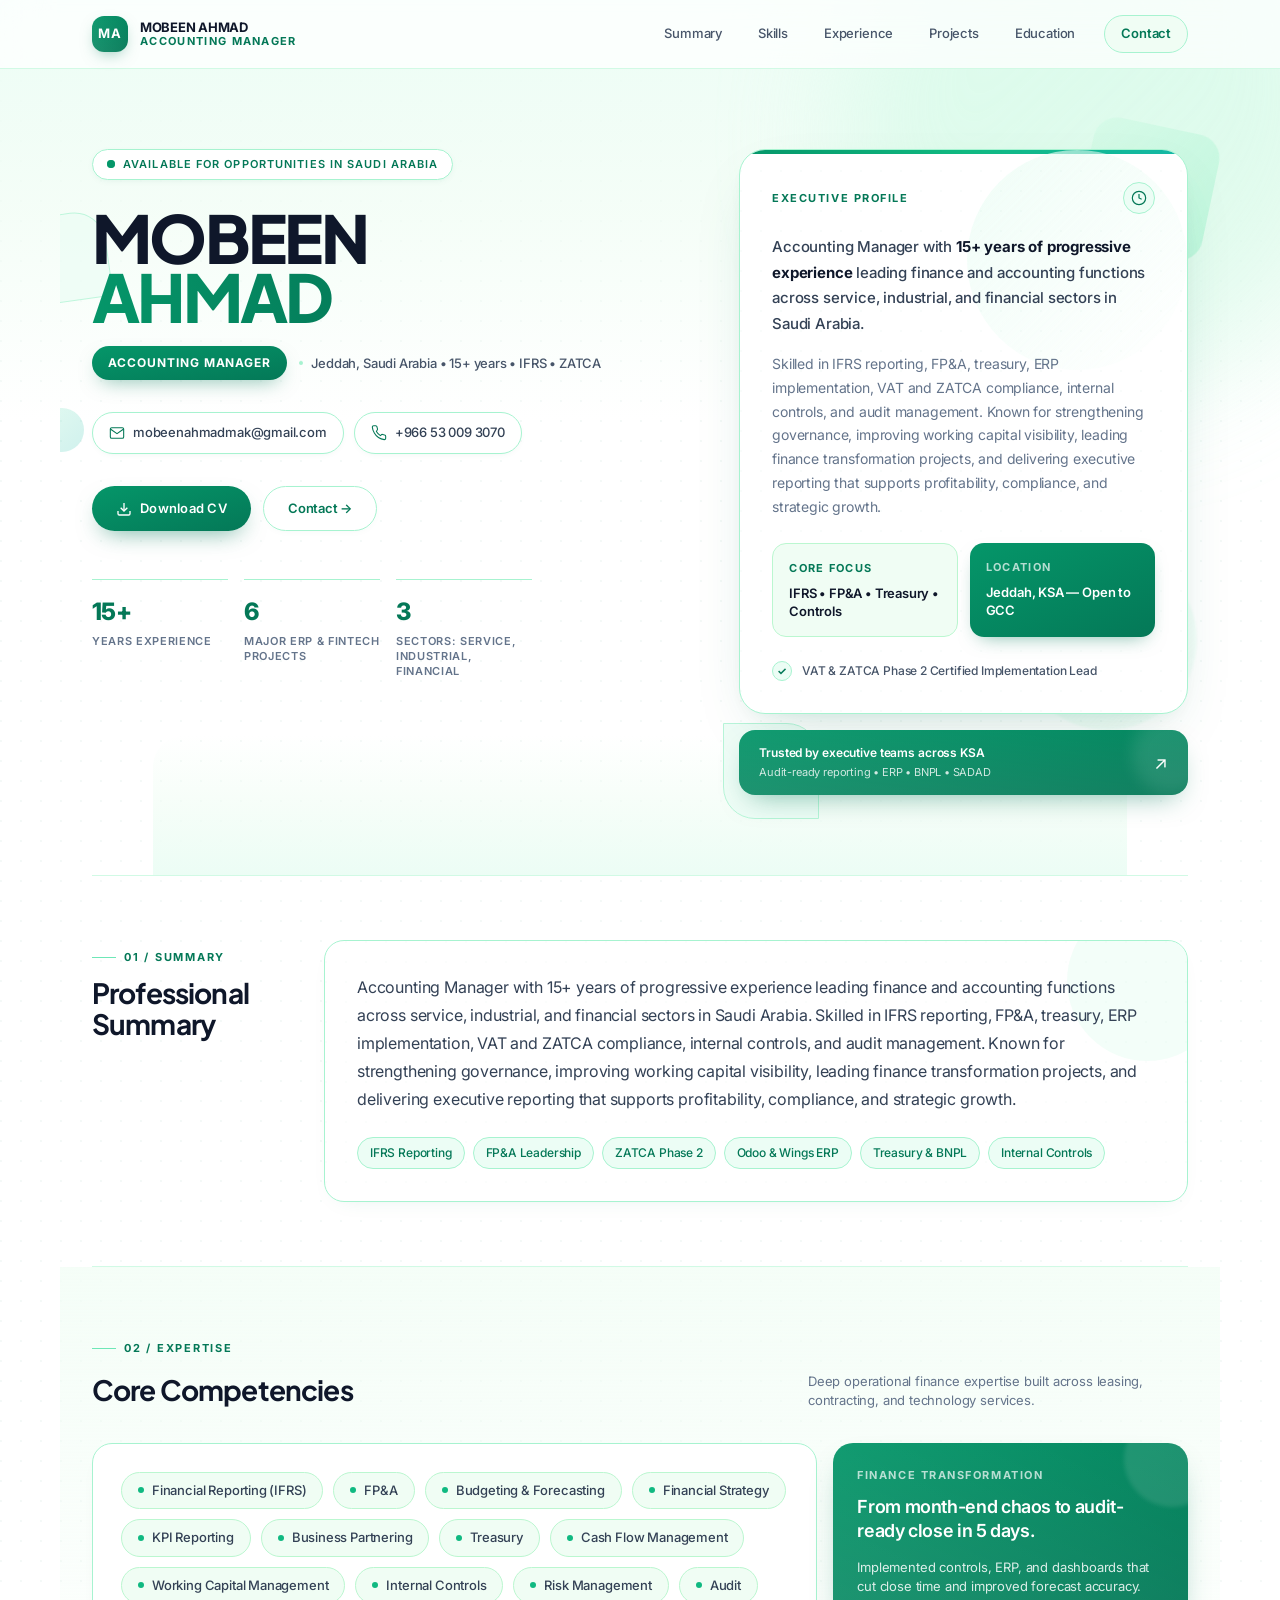
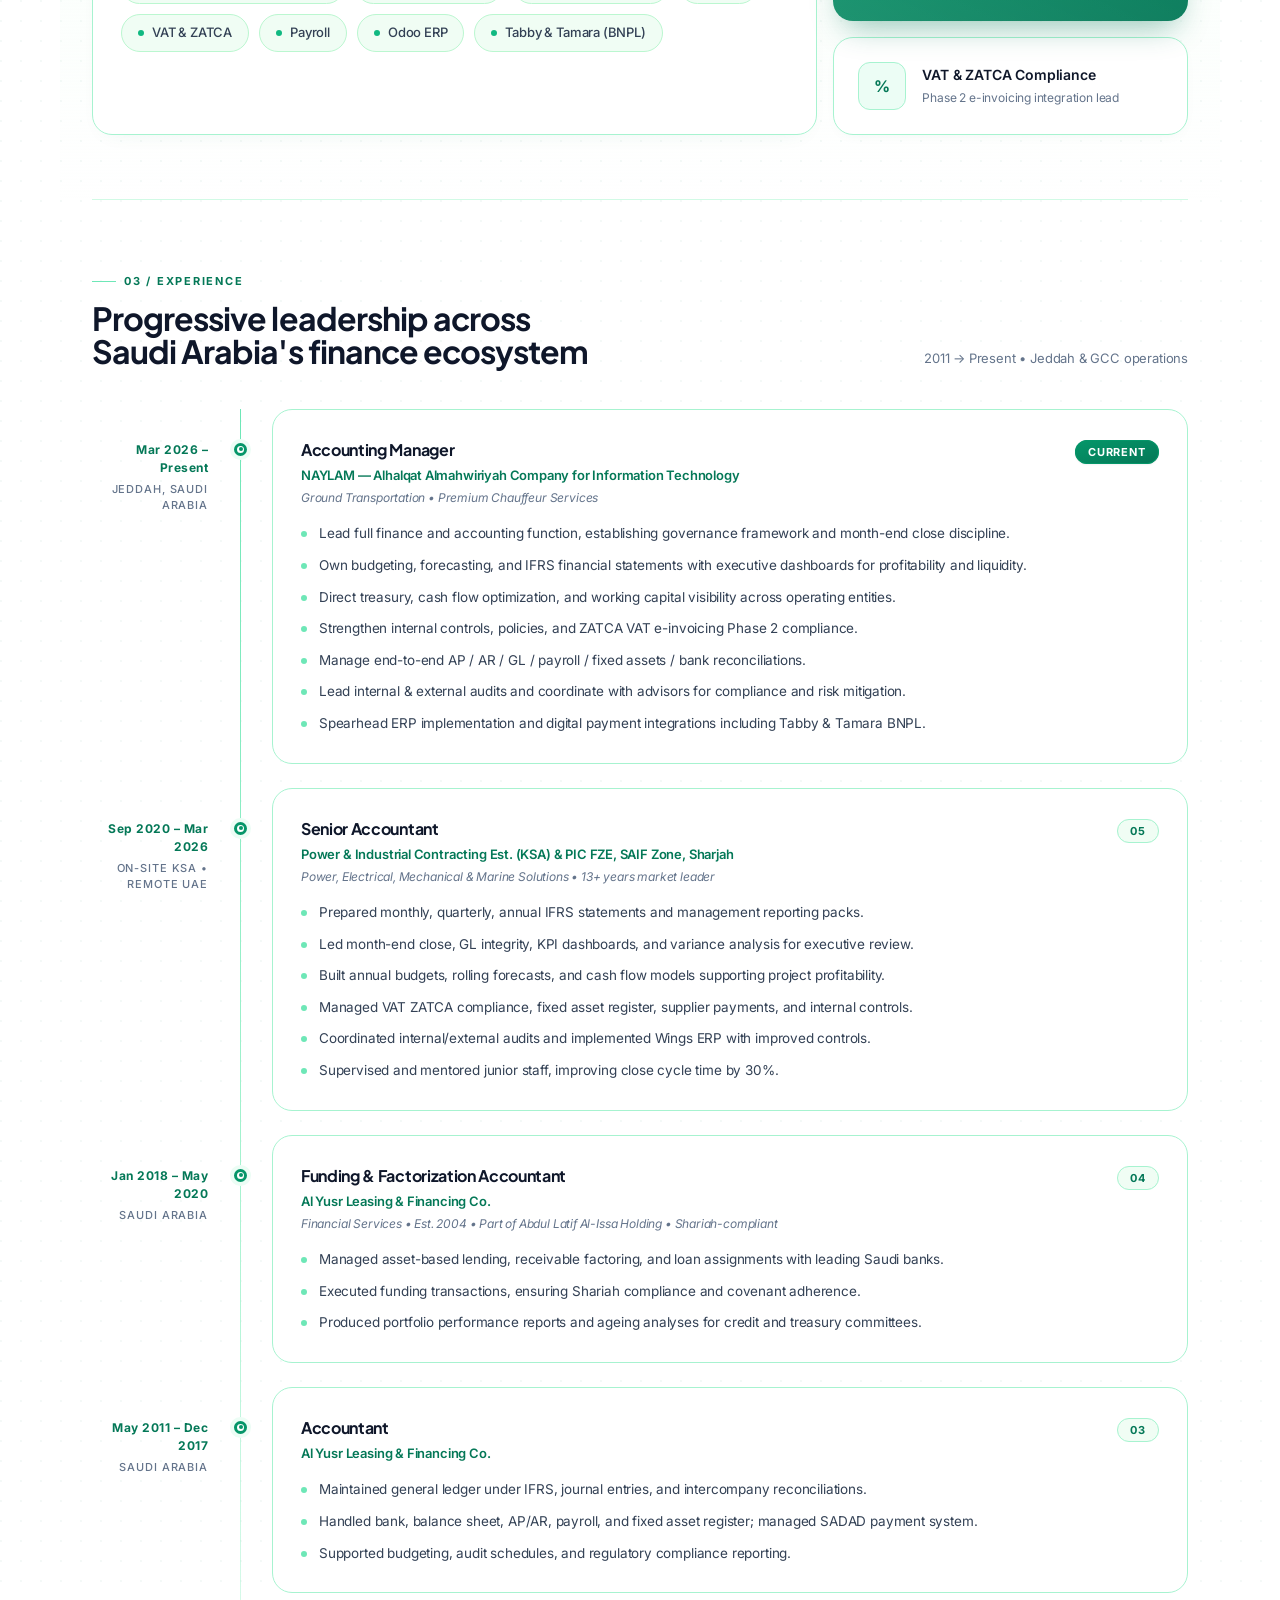
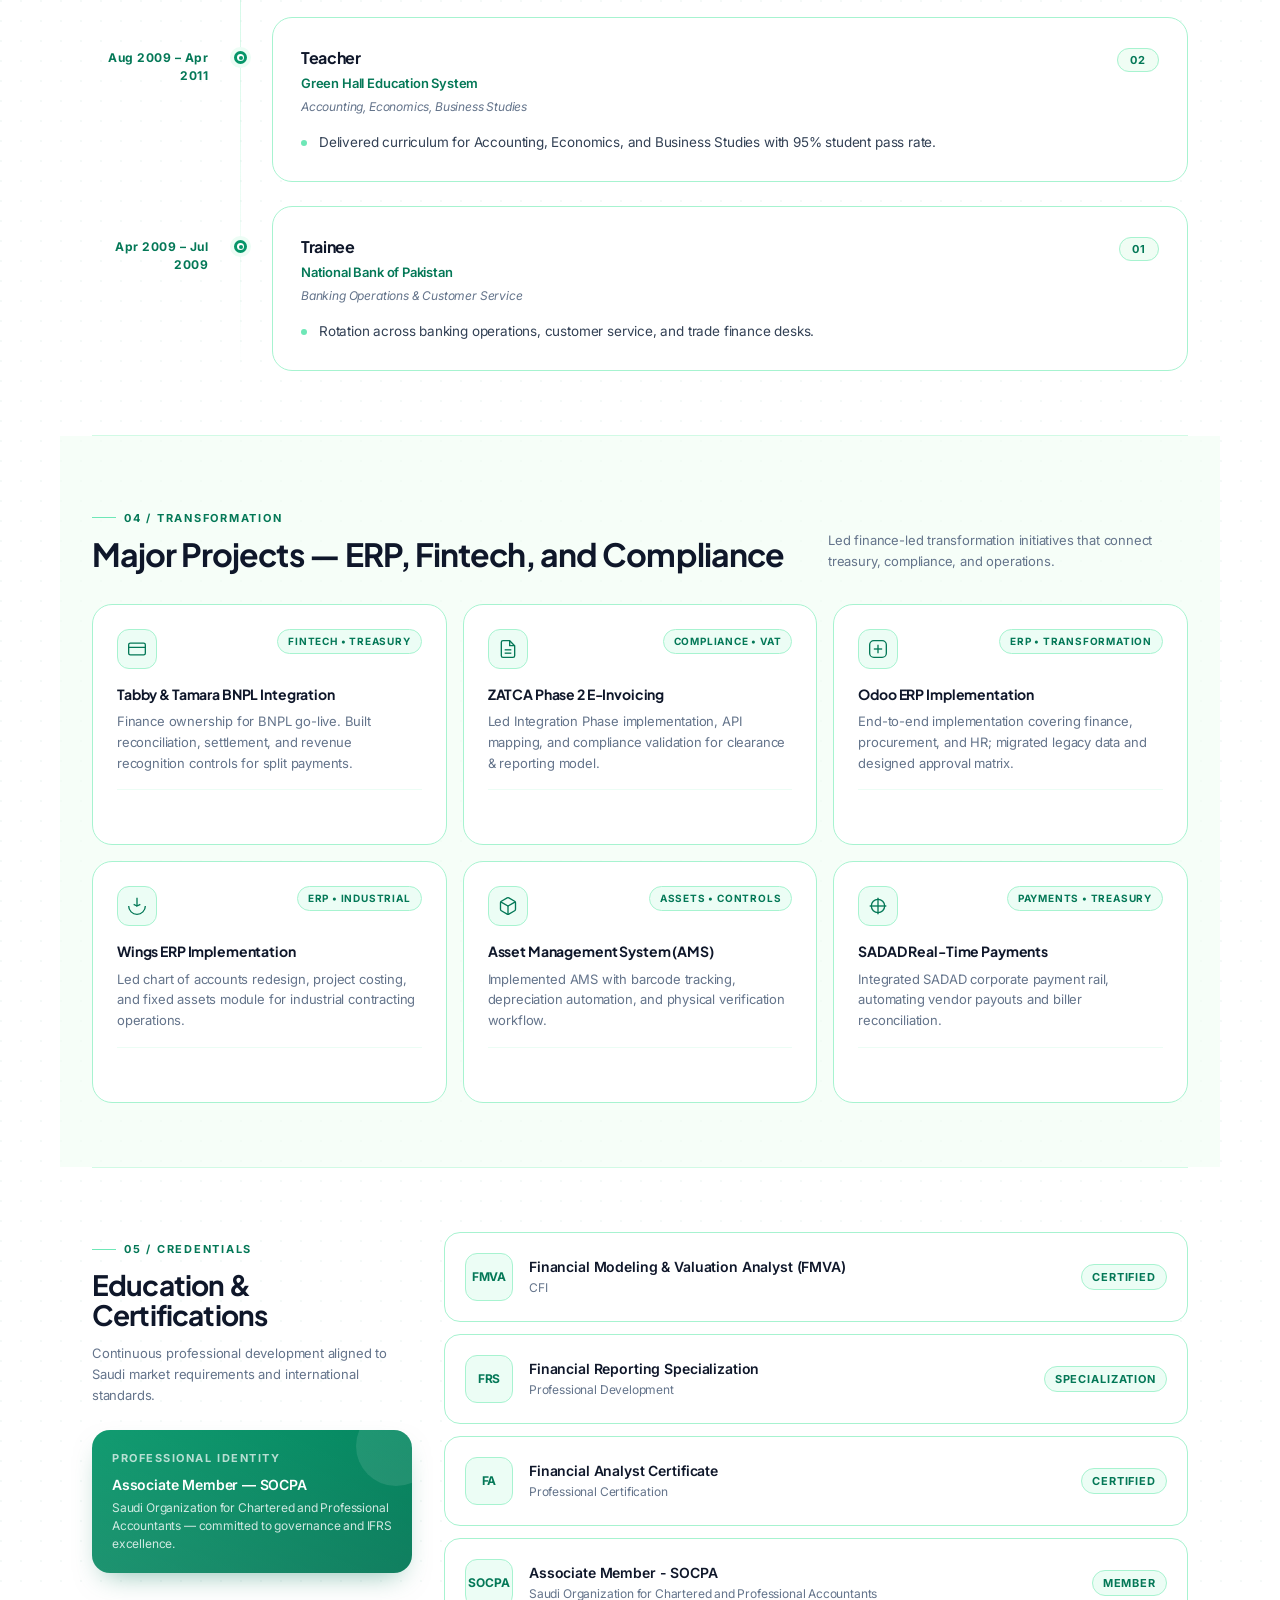
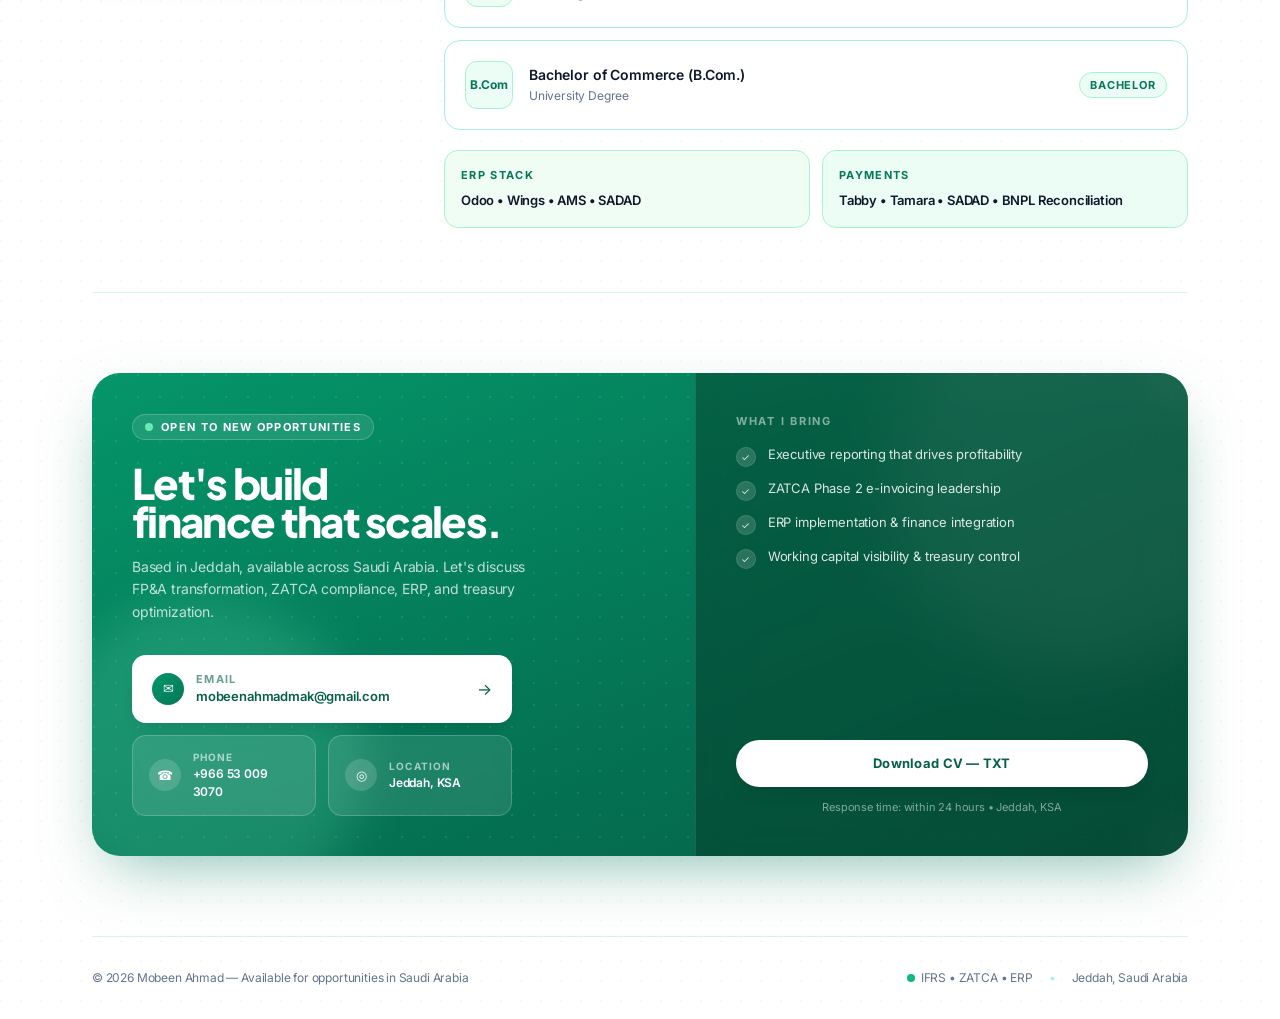
<file: index.html.html>
<!DOCTYPE html>
<html lang="en">
<head><style data-metaai-safe-area>:root { scroll-padding-top: var(--safe-area-scroll-padding-top, 0px); }
[data-safe-area-inset-root]::before {
  background: inherit;
  content: "";
  height: var(--safe-area-inset-top, 0px);
  inset: 0 0 auto;
  pointer-events: none;
  position: fixed;
  z-index: 2147483647;
}
</style><script data-metaai-safe-area-runtime>// (c) Meta Platforms, Inc. and affiliates. Confidential and proprietary.

(() => {
  const params = new URLSearchParams(window.location.search);
  const rawInset = params.get('top_inset_px');
  const parsedInset = rawInset !== null && /^\d+$/.test(rawInset)
    ? Number(rawInset)
    : 0;
  const topInset = params.get('has_top_banner') === '1'
    ? Math.min(parsedInset, 256)
    : 0;
  document.documentElement.style.setProperty('--safe-area-inset-top', `${topInset}px`);
  document.documentElement.style.setProperty('--safe-area-scroll-padding-top', `${topInset}px`);

  function observeNavigation() {
    const root = document.getElementById('root');
    if (root === null) return;
    const observed = new Set();
    let scheduled = false;

    function syncScrollPadding() {
      const elements = new Set(root.querySelectorAll('[data-safe-area-sticky-top]'));
      for (const element of observed) {
        if (!elements.has(element)) {
          resizeObserver.unobserve(element);
          observed.delete(element);
        }
      }
      for (const element of elements) {
        if (!observed.has(element)) {
          resizeObserver.observe(element);
          observed.add(element);
        }
      }
      let padding = topInset;
      for (const element of elements) {
        const style = window.getComputedStyle(element);
        if (style.position !== 'sticky' && style.position !== 'fixed') continue;
        const top = Number.parseFloat(style.top);
        if (Number.isFinite(top)) {
          padding = Math.max(padding, top + element.getBoundingClientRect().height);
        }
      }
      document.documentElement.style.setProperty(
        '--safe-area-scroll-padding-top', `${Math.ceil(padding)}px`,
      );
    }

    function scheduleUpdate() {
      if (scheduled) return;
      scheduled = true;
      queueMicrotask(() => {
        scheduled = false;
        syncScrollPadding();
      });
    }

    const resizeObserver = new ResizeObserver(scheduleUpdate);
    const mutationObserver = new MutationObserver(scheduleUpdate);
    mutationObserver.observe(root, {
      attributeFilter: ['class', 'data-safe-area-sticky-top', 'hidden', 'style'],
      attributes: true,
      childList: true,
      subtree: true,
    });
    window.addEventListener('resize', scheduleUpdate);
    scheduleUpdate();
  }

  if (document.readyState === 'loading') {
    document.addEventListener('DOMContentLoaded', observeNavigation, {once: true});
  } else {
    observeNavigation();
  }
})();
</script><script data-metaai-records-guard>// (c) Meta Platforms, Inc. and affiliates. Confidential and proprietary.

// When the records API rejects a write because the app is at its record
// limit, this page answers the next writes itself with the same rejection.
// The answers come after a delay, under an exponential backoff, and one probe
// write goes to the network per backoff window. A new record that the API
// accepts, or a delete that removes a record, ends the backoff. The backoff
// also ends when a write comes 60 s or more after the last window, and no probe
// from the last 60 s is in flight. The state is in memory only.
//
// The compiled-HTML contract checks (`stateful_crud_contract.rs` and
// `stateful_hosted_release.rs`) read this file as part of the app. So it must
// not contain a quoted records action, a browser storage API, the JSON request
// header or encoder, a quoted POST method, a collection argument, or a name
// bound to a quoted word. It must also not call a network function with a
// quoted URL.
(() => {
  const nativeFetch = window.fetch;
  if (typeof nativeFetch !== 'function') return;
  const NativeRequest = window.Request;
  const NativeResponse = window.Response;
  const NativeURL = window.URL;
  const NativePromise = window.Promise;
  const parseJson = JSON.parse;
  const reflectApply = Reflect.apply;
  const startTimer = window.setTimeout.bind(window);
  const stopTimer = window.clearTimeout.bind(window);
  const monotonicNow = window.performance.now.bind(window.performance);

  const CAPACITY_STATUS = 409;
  const CAPACITY_BODY = '{"error":"artifact record limit reached"}';
  const FIRST_WINDOW_MS = 1000;
  const MAX_WINDOW_MS = 60000;
  const LOCAL_ANSWER_DELAY_MS = 500;
  const MAX_TRACKED_RECORDS = 2048;
  const actionName = operation => ['records', operation].join('.');
  const CREATE = actionName('create');
  const PUT = actionName('put');
  const GET = actionName('get');
  const LIST = actionName('list');
  const DELETE = actionName('delete');
  const OBSERVED_ACTIONS = [CREATE, PUT, GET, LIST, DELETE];
  const POST_METHOD = ['PO', 'ST'].join('');
  const LOCAL_HEADERS = [
    [['content', 'type'].join('-'), ['application', 'json'].join('/') + '; charset=utf-8'],
    ['cache-control', 'no-store'],
    ['x-metaai-records-guard', 'capacity'],
  ];

  // `epoch` changes when a window opens or closes. A rejected or accepted write
  // that was sent in an earlier epoch does not change the window, so the writes
  // that were in flight when the limit was reached count as one rejection.
  let streak = 0;
  let windowEndsAt = 0;
  let epoch = 0;
  let activeProbe = null;
  const knownIds = new Set();
  const knownKeys = new Map();

  function recordKey(collection, value) {
    return `${collection}\n${value}`;
  }

  function rememberId(collection, id) {
    if (typeof id !== 'string') return;
    const key = recordKey(collection, id);
    knownIds.delete(key);
    knownIds.add(key);
    if (knownIds.size > MAX_TRACKED_RECORDS) knownIds.delete(knownIds.values().next().value);
  }

  // `savedId` is null when the outcome of the write is unknown. Then the key
  // keeps the id that an earlier answer saved.
  function rememberIdempotencyKey(collection, idempotencyKey, savedId) {
    if (typeof idempotencyKey !== 'string') return;
    const key = recordKey(collection, idempotencyKey);
    const id = savedId ?? knownKeys.get(key) ?? null;
    knownKeys.delete(key);
    knownKeys.set(key, id);
    if (knownKeys.size > MAX_TRACKED_RECORDS) knownKeys.delete(knownKeys.keys().next().value);
  }

  function forgetRecord(savedId) {
    knownIds.delete(savedId);
    for (const [idempotencyKey, keySavedId] of knownKeys) {
      if (keySavedId === savedId) knownKeys.delete(idempotencyKey);
    }
  }

  function forgetId(collection, id) {
    if (typeof id === 'string') forgetRecord(recordKey(collection, id));
  }

  function targetsActions(input, init) {
    const isRequest = input instanceof NativeRequest;
    const method = init?.method ?? (isRequest ? input.method : 'GET');
    if (String(method).toUpperCase() !== POST_METHOD) return false;
    const base = window.location.href;
    const url = isRequest ? input.url : String(input);
    return new NativeURL(url, base).href === new NativeURL('actions', base).href;
  }

  // Returns the body text, a promise of it for a Request body, or null when
  // the body cannot be JSON text.
  function requestBody(input, init) {
    const body = init?.body;
    if (body !== undefined && body !== null) return typeof body === 'string' ? body : null;
    return input instanceof NativeRequest ? input.clone().text() : null;
  }

  function requestSignal(input, init) {
    if (init !== undefined && init !== null && init.signal !== undefined) return init.signal;
    return input instanceof NativeRequest ? input.signal : null;
  }

  function parseAction(text) {
    let payload;
    try {
      payload = parseJson(text);
    } catch {
      return null;
    }
    if (payload === null || typeof payload !== 'object' || Array.isArray(payload)) return null;
    const name = payload.action;
    if (!OBSERVED_ACTIONS.includes(name)) return null;
    const args = payload.args ?? {};
    if (typeof args !== 'object' || Array.isArray(args)) return null;
    const collection = args.collection ?? 'items';
    if (typeof collection !== 'string') return null;
    return {name, args, collection};
  }

  function isWrite(action) {
    return action.name === CREATE || action.name === PUT;
  }

  // The records API accepts these writes at the limit when their record
  // exists: a create that replays a known idempotency key, and a put to a known
  // record. A key or id is known when this page saw its record saved, or sent
  // it in a write whose outcome is unknown.
  function mayStillSucceed(action) {
    if (action.name === CREATE) {
      const idempotencyKey = action.args.idempotency_key;
      return typeof idempotencyKey === 'string'
        && knownKeys.has(recordKey(action.collection, idempotencyKey));
    }
    const id = action.args.id;
    return typeof id === 'string' && knownIds.has(recordKey(action.collection, id));
  }

  function rememberUnknownOutcome(action) {
    if (action.name === CREATE) {
      rememberIdempotencyKey(action.collection, action.args.idempotency_key, null);
    } else {
      rememberId(action.collection, action.args.id);
    }
  }

  // The API rejects a known key or id for capacity only when its record does
  // not exist.
  function revokeExemption(action) {
    if (action.name === PUT) {
      forgetId(action.collection, action.args.id);
      return;
    }
    const key = recordKey(action.collection, action.args.idempotency_key);
    const savedId = knownKeys.get(key);
    knownKeys.delete(key);
    if (typeof savedId === 'string') forgetRecord(savedId);
  }

  // A probe that never settles stops holding writes back after the longest
  // window.
  function windowIsOpen(time) {
    if (time < windowEndsAt) return true;
    return activeProbe !== null && time - activeProbe.startedAt < MAX_WINDOW_MS;
  }

  function openWindow(sentEpoch) {
    if (sentEpoch !== epoch) return;
    streak += 1;
    windowEndsAt = monotonicNow() + Math.min(MAX_WINDOW_MS, FIRST_WINDOW_MS * 2 ** (streak - 1));
    epoch += 1;
  }

  function closeWindow() {
    if (streak === 0) return;
    streak = 0;
    windowEndsAt = 0;
    activeProbe = null;
    epoch += 1;
  }

  // The delay keeps an awaited retry loop from running on every microtask.
  function answerLocally(signal) {
    return new NativePromise((resolve, reject) => {
      if (signal?.aborted) {
        reject(signal.reason);
        return;
      }
      let timer = 0;
      const abort = () => {
        stopTimer(timer);
        reject(signal.reason);
      };
      timer = startTimer(() => {
        signal?.removeEventListener('abort', abort);
        resolve(new NativeResponse(CAPACITY_BODY, {status: CAPACITY_STATUS, headers: LOCAL_HEADERS}));
      }, LOCAL_ANSWER_DELAY_MS);
      signal?.addEventListener('abort', abort, {once: true});
    });
  }

  function responseData(text) {
    try {
      const payload = parseJson(text);
      return payload !== null && typeof payload === 'object' ? payload.data : undefined;
    } catch {
      return undefined;
    }
  }

  function track(action, data) {
    const collection = action.collection;
    switch (action.name) {
      case LIST:
        if (Array.isArray(data?.records)) {
          for (const record of data.records) rememberId(collection, record?.id);
        }
        return;
      case DELETE:
        if (data === true) {
          forgetId(collection, action.args.id);
          closeWindow();
        }
        return;
      case CREATE:
        if (typeof data?.id === 'string') {
          rememberIdempotencyKey(collection, action.args.idempotency_key, recordKey(collection, data.id));
        }
        rememberId(collection, data?.id);
        return;
      default:
        rememberId(collection, data?.id);
    }
  }

  async function observe(action, response, sent) {
    try {
      const status = response.status;
      const succeeded = status >= 200 && status < 300;
      // A write that the API accepts only below the limit proves free space.
      if (succeeded && isWrite(action) && !sent.mayStillSucceed && sent.epoch === epoch) {
        closeWindow();
      }
      const capacityCandidate = status === CAPACITY_STATUS && isWrite(action);
      if (!succeeded && !capacityCandidate) return;
      const text = await response.clone().text();
      if (succeeded) {
        track(action, responseData(text));
      } else if (text === CAPACITY_BODY) {
        if (sent.mayStillSucceed) revokeExemption(action);
        openWindow(sent.epoch);
      }
    } finally {
      if (sent.probe !== null && activeProbe === sent.probe) activeProbe = null;
    }
  }

  function handle(action, send, signal) {
    if (action === null) return send();
    const sent = {epoch, mayStillSucceed: false, probe: null};
    if (isWrite(action)) {
      sent.mayStillSucceed = mayStillSucceed(action);
      if (streak > 0 && !sent.mayStillSucceed) {
        const time = monotonicNow();
        if (windowIsOpen(time)) return answerLocally(signal);
        if (time - windowEndsAt < MAX_WINDOW_MS) {
          activeProbe = {startedAt: time};
          sent.probe = activeProbe;
        } else {
          // Another client or the agent can free space where this page cannot
          // see it. So after a quiet period the write goes out as a normal write.
          closeWindow();
          sent.epoch = epoch;
        }
      }
    }
    return send().then(
      response => observe(action, response, sent).then(() => response, () => response),
      error => {
        if (sent.probe !== null && activeProbe === sent.probe) activeProbe = null;
        // A write that fails or is aborted after it is sent can still save its
        // record.
        if (isWrite(action)) rememberUnknownOutcome(action);
        throw error;
      },
    );
  }

  function guardedFetch(input, init) {
    const self = this;
    const args = arguments;
    const send = () => reflectApply(nativeFetch, self, args);
    let body;
    let signal;
    try {
      if (!targetsActions(input, init)) return send();
      body = requestBody(input, init);
      signal = requestSignal(input, init);
    } catch {
      return send();
    }
    if (body === null) return send();
    if (typeof body === 'string') return handle(parseAction(body), send, signal);
    return body.then(text => handle(parseAction(text), send, signal), () => send());
  }

  try {
    window.fetch = guardedFetch;
  } catch {
    // A page that made the network function read-only keeps its own function.
  }
})();
</script>
  <meta charset="UTF-8">
  <meta name="viewport" content="width=device-width, initial-scale=1">
  <title>React Artifact</title>
  <style>@import url('https://fonts.googleapis.com/css2?family=Inter:wght@400;500;600;700;800&family=Plus+Jakarta+Sans:wght@600;700;800&display=swap');

*, ::before, ::after{
  --tw-border-spacing-x: 0;
  --tw-border-spacing-y: 0;
  --tw-translate-x: 0;
  --tw-translate-y: 0;
  --tw-rotate: 0;
  --tw-skew-x: 0;
  --tw-skew-y: 0;
  --tw-scale-x: 1;
  --tw-scale-y: 1;
  --tw-pan-x:  ;
  --tw-pan-y:  ;
  --tw-pinch-zoom:  ;
  --tw-scroll-snap-strictness: proximity;
  --tw-gradient-from-position:  ;
  --tw-gradient-via-position:  ;
  --tw-gradient-to-position:  ;
  --tw-ordinal:  ;
  --tw-slashed-zero:  ;
  --tw-numeric-figure:  ;
  --tw-numeric-spacing:  ;
  --tw-numeric-fraction:  ;
  --tw-ring-inset:  ;
  --tw-ring-offset-width: 0px;
  --tw-ring-offset-color: #fff;
  --tw-ring-color: rgb(59 130 246 / 0.5);
  --tw-ring-offset-shadow: 0 0 #0000;
  --tw-ring-shadow: 0 0 #0000;
  --tw-shadow: 0 0 #0000;
  --tw-shadow-colored: 0 0 #0000;
  --tw-blur:  ;
  --tw-brightness:  ;
  --tw-contrast:  ;
  --tw-grayscale:  ;
  --tw-hue-rotate:  ;
  --tw-invert:  ;
  --tw-saturate:  ;
  --tw-sepia:  ;
  --tw-drop-shadow:  ;
  --tw-backdrop-blur:  ;
  --tw-backdrop-brightness:  ;
  --tw-backdrop-contrast:  ;
  --tw-backdrop-grayscale:  ;
  --tw-backdrop-hue-rotate:  ;
  --tw-backdrop-invert:  ;
  --tw-backdrop-opacity:  ;
  --tw-backdrop-saturate:  ;
  --tw-backdrop-sepia:  ;
  --tw-contain-size:  ;
  --tw-contain-layout:  ;
  --tw-contain-paint:  ;
  --tw-contain-style:  ;
}

::backdrop{
  --tw-border-spacing-x: 0;
  --tw-border-spacing-y: 0;
  --tw-translate-x: 0;
  --tw-translate-y: 0;
  --tw-rotate: 0;
  --tw-skew-x: 0;
  --tw-skew-y: 0;
  --tw-scale-x: 1;
  --tw-scale-y: 1;
  --tw-pan-x:  ;
  --tw-pan-y:  ;
  --tw-pinch-zoom:  ;
  --tw-scroll-snap-strictness: proximity;
  --tw-gradient-from-position:  ;
  --tw-gradient-via-position:  ;
  --tw-gradient-to-position:  ;
  --tw-ordinal:  ;
  --tw-slashed-zero:  ;
  --tw-numeric-figure:  ;
  --tw-numeric-spacing:  ;
  --tw-numeric-fraction:  ;
  --tw-ring-inset:  ;
  --tw-ring-offset-width: 0px;
  --tw-ring-offset-color: #fff;
  --tw-ring-color: rgb(59 130 246 / 0.5);
  --tw-ring-offset-shadow: 0 0 #0000;
  --tw-ring-shadow: 0 0 #0000;
  --tw-shadow: 0 0 #0000;
  --tw-shadow-colored: 0 0 #0000;
  --tw-blur:  ;
  --tw-brightness:  ;
  --tw-contrast:  ;
  --tw-grayscale:  ;
  --tw-hue-rotate:  ;
  --tw-invert:  ;
  --tw-saturate:  ;
  --tw-sepia:  ;
  --tw-drop-shadow:  ;
  --tw-backdrop-blur:  ;
  --tw-backdrop-brightness:  ;
  --tw-backdrop-contrast:  ;
  --tw-backdrop-grayscale:  ;
  --tw-backdrop-hue-rotate:  ;
  --tw-backdrop-invert:  ;
  --tw-backdrop-opacity:  ;
  --tw-backdrop-saturate:  ;
  --tw-backdrop-sepia:  ;
  --tw-contain-size:  ;
  --tw-contain-layout:  ;
  --tw-contain-paint:  ;
  --tw-contain-style:  ;
}

/*
! tailwindcss v3.4.18 | MIT License | https://tailwindcss.com
*/

/*
1. Prevent padding and border from affecting element width. (https://github.com/mozdevs/cssremedy/issues/4)
2. Allow adding a border to an element by just adding a border-width. (https://github.com/tailwindcss/tailwindcss/pull/116)
*/

*,
::before,
::after {
  box-sizing: border-box;
  /* 1 */
  border-width: 0;
  /* 2 */
  border-style: solid;
  /* 2 */
  border-color: #e5e7eb;
  /* 2 */
}

::before,
::after {
  --tw-content: '';
}

/*
1. Use a consistent sensible line-height in all browsers.
2. Prevent adjustments of font size after orientation changes in iOS.
3. Use a more readable tab size.
4. Use the user's configured `sans` font-family by default.
5. Use the user's configured `sans` font-feature-settings by default.
6. Use the user's configured `sans` font-variation-settings by default.
7. Disable tap highlights on iOS
*/

html,
:host {
  line-height: 1.5;
  /* 1 */
  -webkit-text-size-adjust: 100%;
  /* 2 */
  -moz-tab-size: 4;
  /* 3 */
  -o-tab-size: 4;
     tab-size: 4;
  /* 3 */
  font-family: ui-sans-serif, system-ui, sans-serif, "Apple Color Emoji", "Segoe UI Emoji", "Segoe UI Symbol", "Noto Color Emoji";
  /* 4 */
  font-feature-settings: normal;
  /* 5 */
  font-variation-settings: normal;
  /* 6 */
  -webkit-tap-highlight-color: transparent;
  /* 7 */
}

/*
1. Remove the margin in all browsers.
2. Inherit line-height from `html` so users can set them as a class directly on the `html` element.
*/

body {
  margin: 0;
  /* 1 */
  line-height: inherit;
  /* 2 */
}

/*
1. Add the correct height in Firefox.
2. Correct the inheritance of border color in Firefox. (https://bugzilla.mozilla.org/show_bug.cgi?id=190655)
3. Ensure horizontal rules are visible by default.
*/

hr {
  height: 0;
  /* 1 */
  color: inherit;
  /* 2 */
  border-top-width: 1px;
  /* 3 */
}

/*
Add the correct text decoration in Chrome, Edge, and Safari.
*/

abbr:where([title]) {
  -webkit-text-decoration: underline dotted;
          text-decoration: underline dotted;
}

/*
Remove the default font size and weight for headings.
*/

h1,
h2,
h3,
h4,
h5,
h6 {
  font-size: inherit;
  font-weight: inherit;
}

/*
Reset links to optimize for opt-in styling instead of opt-out.
*/

a {
  color: inherit;
  text-decoration: inherit;
}

/*
Add the correct font weight in Edge and Safari.
*/

b,
strong {
  font-weight: bolder;
}

/*
1. Use the user's configured `mono` font-family by default.
2. Use the user's configured `mono` font-feature-settings by default.
3. Use the user's configured `mono` font-variation-settings by default.
4. Correct the odd `em` font sizing in all browsers.
*/

code,
kbd,
samp,
pre {
  font-family: ui-monospace, SFMono-Regular, Menlo, Monaco, Consolas, "Liberation Mono", "Courier New", monospace;
  /* 1 */
  font-feature-settings: normal;
  /* 2 */
  font-variation-settings: normal;
  /* 3 */
  font-size: 1em;
  /* 4 */
}

/*
Add the correct font size in all browsers.
*/

small {
  font-size: 80%;
}

/*
Prevent `sub` and `sup` elements from affecting the line height in all browsers.
*/

sub,
sup {
  font-size: 75%;
  line-height: 0;
  position: relative;
  vertical-align: baseline;
}

sub {
  bottom: -0.25em;
}

sup {
  top: -0.5em;
}

/*
1. Remove text indentation from table contents in Chrome and Safari. (https://bugs.chromium.org/p/chromium/issues/detail?id=999088, https://bugs.webkit.org/show_bug.cgi?id=201297)
2. Correct table border color inheritance in all Chrome and Safari. (https://bugs.chromium.org/p/chromium/issues/detail?id=935729, https://bugs.webkit.org/show_bug.cgi?id=195016)
3. Remove gaps between table borders by default.
*/

table {
  text-indent: 0;
  /* 1 */
  border-color: inherit;
  /* 2 */
  border-collapse: collapse;
  /* 3 */
}

/*
1. Change the font styles in all browsers.
2. Remove the margin in Firefox and Safari.
3. Remove default padding in all browsers.
*/

button,
input,
optgroup,
select,
textarea {
  font-family: inherit;
  /* 1 */
  font-feature-settings: inherit;
  /* 1 */
  font-variation-settings: inherit;
  /* 1 */
  font-size: 100%;
  /* 1 */
  font-weight: inherit;
  /* 1 */
  line-height: inherit;
  /* 1 */
  letter-spacing: inherit;
  /* 1 */
  color: inherit;
  /* 1 */
  margin: 0;
  /* 2 */
  padding: 0;
  /* 3 */
}

/*
Remove the inheritance of text transform in Edge and Firefox.
*/

button,
select {
  text-transform: none;
}

/*
1. Correct the inability to style clickable types in iOS and Safari.
2. Remove default button styles.
*/

button,
input:where([type='button']),
input:where([type='reset']),
input:where([type='submit']) {
  -webkit-appearance: button;
  /* 1 */
  background-color: transparent;
  /* 2 */
  background-image: none;
  /* 2 */
}

/*
Use the modern Firefox focus style for all focusable elements.
*/

:-moz-focusring {
  outline: auto;
}

/*
Remove the additional `:invalid` styles in Firefox. (https://github.com/mozilla/gecko-dev/blob/2f9eacd9d3d995c937b4251a5557d95d494c9be1/layout/style/res/forms.css#L728-L737)
*/

:-moz-ui-invalid {
  box-shadow: none;
}

/*
Add the correct vertical alignment in Chrome and Firefox.
*/

progress {
  vertical-align: baseline;
}

/*
Correct the cursor style of increment and decrement buttons in Safari.
*/

::-webkit-inner-spin-button,
::-webkit-outer-spin-button {
  height: auto;
}

/*
1. Correct the odd appearance in Chrome and Safari.
2. Correct the outline style in Safari.
*/

[type='search'] {
  -webkit-appearance: textfield;
  /* 1 */
  outline-offset: -2px;
  /* 2 */
}

/*
Remove the inner padding in Chrome and Safari on macOS.
*/

::-webkit-search-decoration {
  -webkit-appearance: none;
}

/*
1. Correct the inability to style clickable types in iOS and Safari.
2. Change font properties to `inherit` in Safari.
*/

::-webkit-file-upload-button {
  -webkit-appearance: button;
  /* 1 */
  font: inherit;
  /* 2 */
}

/*
Add the correct display in Chrome and Safari.
*/

summary {
  display: list-item;
}

/*
Removes the default spacing and border for appropriate elements.
*/

blockquote,
dl,
dd,
h1,
h2,
h3,
h4,
h5,
h6,
hr,
figure,
p,
pre {
  margin: 0;
}

fieldset {
  margin: 0;
  padding: 0;
}

legend {
  padding: 0;
}

ol,
ul,
menu {
  list-style: none;
  margin: 0;
  padding: 0;
}

/*
Reset default styling for dialogs.
*/

dialog {
  padding: 0;
}

/*
Prevent resizing textareas horizontally by default.
*/

textarea {
  resize: vertical;
}

/*
1. Reset the default placeholder opacity in Firefox. (https://github.com/tailwindlabs/tailwindcss/issues/3300)
2. Set the default placeholder color to the user's configured gray 400 color.
*/

input::-moz-placeholder, textarea::-moz-placeholder {
  opacity: 1;
  /* 1 */
  color: #9ca3af;
  /* 2 */
}

input::placeholder,
textarea::placeholder {
  opacity: 1;
  /* 1 */
  color: #9ca3af;
  /* 2 */
}

/*
Set the default cursor for buttons.
*/

button,
[role="button"] {
  cursor: pointer;
}

/*
Make sure disabled buttons don't get the pointer cursor.
*/

:disabled {
  cursor: default;
}

/*
1. Make replaced elements `display: block` by default. (https://github.com/mozdevs/cssremedy/issues/14)
2. Add `vertical-align: middle` to align replaced elements more sensibly by default. (https://github.com/jensimmons/cssremedy/issues/14#issuecomment-634934210)
   This can trigger a poorly considered lint error in some tools but is included by design.
*/

img,
svg,
video,
canvas,
audio,
iframe,
embed,
object {
  display: block;
  /* 1 */
  vertical-align: middle;
  /* 2 */
}

/*
Constrain images and videos to the parent width and preserve their intrinsic aspect ratio. (https://github.com/mozdevs/cssremedy/issues/14)
*/

img,
video {
  max-width: 100%;
  height: auto;
}

/* Make elements with the HTML hidden attribute stay hidden by default */

[hidden]:where(:not([hidden="until-found"])) {
  display: none;
}

.pointer-events-none{
  pointer-events: none;
}

.fixed{
  position: fixed;
}

.absolute{
  position: absolute;
}

.relative{
  position: relative;
}

.sticky{
  position: sticky;
}

.inset-0{
  inset: 0px;
}

.inset-x-0{
  left: 0px;
  right: 0px;
}

.-bottom-6{
  bottom: -1.5rem;
}

.-left-4{
  left: -1rem;
}

.-right-6{
  right: -1.5rem;
}

.-right-8{
  right: -2rem;
}

.-top-6{
  top: -1.5rem;
}

.-top-8{
  top: -2rem;
}

.bottom-0{
  bottom: 0px;
}

.bottom-\[-20px\]{
  bottom: -20px;
}

.bottom-\[18\%\]{
  bottom: 18%;
}

.left-0{
  left: 0px;
}

.left-\[-20px\]{
  left: -20px;
}

.left-\[-40px\]{
  left: -40px;
}

.left-\[142px\]{
  left: 142px;
}

.left-\[8\%\]{
  left: 8%;
}

.right-0{
  right: 0px;
}

.right-\[-80px\]{
  right: -80px;
}

.right-\[2\%\]{
  right: 2%;
}

.right-\[8\%\]{
  right: 8%;
}

.top-0{
  top: 0px;
}

.top-\[-120px\]{
  top: -120px;
}

.top-\[18\%\]{
  top: 18%;
}

.top-\[34px\]{
  top: 34px;
}

.top-\[42\%\]{
  top: 42%;
}

.z-10{
  z-index: 10;
}

.z-50{
  z-index: 50;
}

.-mx-6{
  margin-left: -1.5rem;
  margin-right: -1.5rem;
}

.mx-auto{
  margin-left: auto;
  margin-right: auto;
}

.ml-2{
  margin-left: 0.5rem;
}

.mt-0\.5{
  margin-top: 0.125rem;
}

.mt-1{
  margin-top: 0.25rem;
}

.mt-10{
  margin-top: 2.5rem;
}

.mt-12{
  margin-top: 3rem;
}

.mt-2{
  margin-top: 0.5rem;
}

.mt-3{
  margin-top: 0.75rem;
}

.mt-4{
  margin-top: 1rem;
}

.mt-5{
  margin-top: 1.25rem;
}

.mt-6{
  margin-top: 1.5rem;
}

.mt-7{
  margin-top: 1.75rem;
}

.mt-8{
  margin-top: 2rem;
}

.mt-\[2px\]{
  margin-top: 2px;
}

.mt-\[8px\]{
  margin-top: 8px;
}

.block{
  display: block;
}

.flex{
  display: flex;
}

.inline-flex{
  display: inline-flex;
}

.grid{
  display: grid;
}

.hidden{
  display: none;
}

.h-1{
  height: 0.25rem;
}

.h-1\.5{
  height: 0.375rem;
}

.h-10{
  height: 2.5rem;
}

.h-12{
  height: 3rem;
}

.h-2{
  height: 0.5rem;
}

.h-20{
  height: 5rem;
}

.h-24{
  height: 6rem;
}

.h-32{
  height: 8rem;
}

.h-5{
  height: 1.25rem;
}

.h-8{
  height: 2rem;
}

.h-9{
  height: 2.25rem;
}

.h-\[13px\]{
  height: 13px;
}

.h-\[140px\]{
  height: 140px;
}

.h-\[160px\]{
  height: 160px;
}

.h-\[180px\]{
  height: 180px;
}

.h-\[1px\]{
  height: 1px;
}

.h-\[220px\]{
  height: 220px;
}

.h-\[2px\]{
  height: 2px;
}

.h-\[320px\]{
  height: 320px;
}

.h-\[380px\]{
  height: 380px;
}

.h-\[420px\]{
  height: 420px;
}

.h-\[44px\]{
  height: 44px;
}

.h-\[4px\]{
  height: 4px;
}

.h-\[520px\]{
  height: 520px;
}

.h-\[68px\]{
  height: 68px;
}

.h-\[88px\]{
  height: 88px;
}

.h-full{
  height: 100%;
}

.h-px{
  height: 1px;
}

.min-h-screen{
  min-height: 100vh;
}

.w-1{
  width: 0.25rem;
}

.w-1\.5{
  width: 0.375rem;
}

.w-10{
  width: 2.5rem;
}

.w-12{
  width: 3rem;
}

.w-2{
  width: 0.5rem;
}

.w-20{
  width: 5rem;
}

.w-24{
  width: 6rem;
}

.w-32{
  width: 8rem;
}

.w-5{
  width: 1.25rem;
}

.w-6{
  width: 1.5rem;
}

.w-8{
  width: 2rem;
}

.w-9{
  width: 2.25rem;
}

.w-\[13px\]{
  width: 13px;
}

.w-\[160px\]{
  width: 160px;
}

.w-\[180px\]{
  width: 180px;
}

.w-\[220px\]{
  width: 220px;
}

.w-\[320px\]{
  width: 320px;
}

.w-\[380px\]{
  width: 380px;
}

.w-\[44px\]{
  width: 44px;
}

.w-\[520px\]{
  width: 520px;
}

.w-\[88px\]{
  width: 88px;
}

.w-full{
  width: 100%;
}

.w-px{
  width: 1px;
}

.min-w-0{
  min-width: 0px;
}

.max-w-\[1160px\]{
  max-width: 1160px;
}

.max-w-\[380px\]{
  max-width: 380px;
}

.max-w-\[420px\]{
  max-width: 420px;
}

.max-w-\[440px\]{
  max-width: 440px;
}

.max-w-\[520px\]{
  max-width: 520px;
}

.flex-1{
  flex: 1 1 0%;
}

.shrink-0{
  flex-shrink: 0;
}

.-translate-x-12{
  --tw-translate-x: -3rem;
  transform: translate(var(--tw-translate-x), var(--tw-translate-y)) rotate(var(--tw-rotate)) skewX(var(--tw-skew-x)) skewY(var(--tw-skew-y)) scaleX(var(--tw-scale-x)) scaleY(var(--tw-scale-y));
}

.-translate-y-10{
  --tw-translate-y: -2.5rem;
  transform: translate(var(--tw-translate-x), var(--tw-translate-y)) rotate(var(--tw-rotate)) skewX(var(--tw-skew-x)) skewY(var(--tw-skew-y)) scaleX(var(--tw-scale-x)) scaleY(var(--tw-scale-y));
}

.-translate-y-20{
  --tw-translate-y: -5rem;
  transform: translate(var(--tw-translate-x), var(--tw-translate-y)) rotate(var(--tw-rotate)) skewX(var(--tw-skew-x)) skewY(var(--tw-skew-y)) scaleX(var(--tw-scale-x)) scaleY(var(--tw-scale-y));
}

.-translate-y-4{
  --tw-translate-y: -1rem;
  transform: translate(var(--tw-translate-x), var(--tw-translate-y)) rotate(var(--tw-rotate)) skewX(var(--tw-skew-x)) skewY(var(--tw-skew-y)) scaleX(var(--tw-scale-x)) scaleY(var(--tw-scale-y));
}

.translate-x-10{
  --tw-translate-x: 2.5rem;
  transform: translate(var(--tw-translate-x), var(--tw-translate-y)) rotate(var(--tw-rotate)) skewX(var(--tw-skew-x)) skewY(var(--tw-skew-y)) scaleX(var(--tw-scale-x)) scaleY(var(--tw-scale-y));
}

.translate-x-20{
  --tw-translate-x: 5rem;
  transform: translate(var(--tw-translate-x), var(--tw-translate-y)) rotate(var(--tw-rotate)) skewX(var(--tw-skew-x)) skewY(var(--tw-skew-y)) scaleX(var(--tw-scale-x)) scaleY(var(--tw-scale-y));
}

.translate-x-6{
  --tw-translate-x: 1.5rem;
  transform: translate(var(--tw-translate-x), var(--tw-translate-y)) rotate(var(--tw-rotate)) skewX(var(--tw-skew-x)) skewY(var(--tw-skew-y)) scaleX(var(--tw-scale-x)) scaleY(var(--tw-scale-y));
}

.translate-y-16{
  --tw-translate-y: 4rem;
  transform: translate(var(--tw-translate-x), var(--tw-translate-y)) rotate(var(--tw-rotate)) skewX(var(--tw-skew-x)) skewY(var(--tw-skew-y)) scaleX(var(--tw-scale-x)) scaleY(var(--tw-scale-y));
}

.rotate-\[-8deg\]{
  --tw-rotate: -8deg;
  transform: translate(var(--tw-translate-x), var(--tw-translate-y)) rotate(var(--tw-rotate)) skewX(var(--tw-skew-x)) skewY(var(--tw-skew-y)) scaleX(var(--tw-scale-x)) scaleY(var(--tw-scale-y));
}

.rotate-\[12deg\]{
  --tw-rotate: 12deg;
  transform: translate(var(--tw-translate-x), var(--tw-translate-y)) rotate(var(--tw-rotate)) skewX(var(--tw-skew-x)) skewY(var(--tw-skew-y)) scaleX(var(--tw-scale-x)) scaleY(var(--tw-scale-y));
}

@keyframes ping{
  75%, 100%{
    transform: scale(2);
    opacity: 0;
  }
}

.animate-ping{
  animation: ping 1s cubic-bezier(0, 0, 0.2, 1) infinite;
}

@keyframes pulse{
  50%{
    opacity: .5;
  }
}

.animate-pulse{
  animation: pulse 2s cubic-bezier(0.4, 0, 0.6, 1) infinite;
}

.cursor-default{
  cursor: default;
}

.scroll-mt-\[88px\]{
  scroll-margin-top: 88px;
}

.grid-cols-2{
  grid-template-columns: repeat(2, minmax(0, 1fr));
}

.grid-cols-3{
  grid-template-columns: repeat(3, minmax(0, 1fr));
}

.flex-col{
  flex-direction: column;
}

.flex-wrap{
  flex-wrap: wrap;
}

.place-items-center{
  place-items: center;
}

.items-start{
  align-items: flex-start;
}

.items-end{
  align-items: flex-end;
}

.items-center{
  align-items: center;
}

.justify-center{
  justify-content: center;
}

.justify-between{
  justify-content: space-between;
}

.gap-0{
  gap: 0px;
}

.gap-1\.5{
  gap: 0.375rem;
}

.gap-10{
  gap: 2.5rem;
}

.gap-2{
  gap: 0.5rem;
}

.gap-2\.5{
  gap: 0.625rem;
}

.gap-3{
  gap: 0.75rem;
}

.gap-4{
  gap: 1rem;
}

.gap-8{
  gap: 2rem;
}

.space-y-1 > :not([hidden]) ~ :not([hidden]){
  --tw-space-y-reverse: 0;
  margin-top: calc(0.25rem * calc(1 - var(--tw-space-y-reverse)));
  margin-bottom: calc(0.25rem * var(--tw-space-y-reverse));
}

.space-y-2\.5 > :not([hidden]) ~ :not([hidden]){
  --tw-space-y-reverse: 0;
  margin-top: calc(0.625rem * calc(1 - var(--tw-space-y-reverse)));
  margin-bottom: calc(0.625rem * var(--tw-space-y-reverse));
}

.space-y-3 > :not([hidden]) ~ :not([hidden]){
  --tw-space-y-reverse: 0;
  margin-top: calc(0.75rem * calc(1 - var(--tw-space-y-reverse)));
  margin-bottom: calc(0.75rem * var(--tw-space-y-reverse));
}

.space-y-6 > :not([hidden]) ~ :not([hidden]){
  --tw-space-y-reverse: 0;
  margin-top: calc(1.5rem * calc(1 - var(--tw-space-y-reverse)));
  margin-bottom: calc(1.5rem * var(--tw-space-y-reverse));
}

.overflow-hidden{
  overflow: hidden;
}

.overflow-x-clip{
  overflow-x: clip;
}

.truncate{
  overflow: hidden;
  text-overflow: ellipsis;
  white-space: nowrap;
}

.rounded-\[12px\]{
  border-radius: 12px;
}

.rounded-\[14px\]{
  border-radius: 14px;
}

.rounded-\[16px\]{
  border-radius: 16px;
}

.rounded-\[18px\]{
  border-radius: 18px;
}

.rounded-\[20px\]{
  border-radius: 20px;
}

.rounded-\[24px\]{
  border-radius: 24px;
}

.rounded-\[26px\]{
  border-radius: 26px;
}

.rounded-\[28px\]{
  border-radius: 28px;
}

.rounded-full{
  border-radius: 9999px;
}

.rounded-t-\[32px\]{
  border-top-left-radius: 32px;
  border-top-right-radius: 32px;
}

.border{
  border-width: 1px;
}

.border-\[3px\]{
  border-width: 3px;
}

.border-b{
  border-bottom-width: 1px;
}

.border-t{
  border-top-width: 1px;
}

.border-\[\#059669\]{
  --tw-border-opacity: 1;
  border-color: rgb(5 150 105 / var(--tw-border-opacity, 1));
}

.border-\[\#a7f3d0\]{
  --tw-border-opacity: 1;
  border-color: rgb(167 243 208 / var(--tw-border-opacity, 1));
}

.border-\[\#bbf7d0\]{
  --tw-border-opacity: 1;
  border-color: rgb(187 247 208 / var(--tw-border-opacity, 1));
}

.border-\[\#d1fae5\]{
  --tw-border-opacity: 1;
  border-color: rgb(209 250 229 / var(--tw-border-opacity, 1));
}

.border-\[\#ecfdf5\]{
  --tw-border-opacity: 1;
  border-color: rgb(236 253 245 / var(--tw-border-opacity, 1));
}

.border-transparent{
  border-color: transparent;
}

.border-white\/10{
  border-color: rgb(255 255 255 / 0.1);
}

.border-white\/20{
  border-color: rgb(255 255 255 / 0.2);
}

.bg-\[\#052e1f\]\/40{
  background-color: rgb(5 46 31 / 0.4);
}

.bg-\[\#059669\]{
  --tw-bg-opacity: 1;
  background-color: rgb(5 150 105 / var(--tw-bg-opacity, 1));
}

.bg-\[\#10b981\]{
  --tw-bg-opacity: 1;
  background-color: rgb(16 185 129 / var(--tw-bg-opacity, 1));
}

.bg-\[\#6ee7b7\]{
  --tw-bg-opacity: 1;
  background-color: rgb(110 231 183 / var(--tw-bg-opacity, 1));
}

.bg-\[\#6ee7b7\]\/20{
  background-color: rgb(110 231 183 / 0.2);
}

.bg-\[\#a7f3d0\]{
  --tw-bg-opacity: 1;
  background-color: rgb(167 243 208 / var(--tw-bg-opacity, 1));
}

.bg-\[\#ecfdf5\]{
  --tw-bg-opacity: 1;
  background-color: rgb(236 253 245 / var(--tw-bg-opacity, 1));
}

.bg-\[\#f0fdf4\]{
  --tw-bg-opacity: 1;
  background-color: rgb(240 253 244 / var(--tw-bg-opacity, 1));
}

.bg-\[\#f0fdf4\]\/60{
  background-color: rgb(240 253 244 / 0.6);
}

.bg-white{
  --tw-bg-opacity: 1;
  background-color: rgb(255 255 255 / var(--tw-bg-opacity, 1));
}

.bg-white\/10{
  background-color: rgb(255 255 255 / 0.1);
}

.bg-white\/15{
  background-color: rgb(255 255 255 / 0.15);
}

.bg-white\/85{
  background-color: rgb(255 255 255 / 0.85);
}

.bg-gradient-to-b{
  background-image: linear-gradient(to bottom, var(--tw-gradient-stops));
}

.bg-gradient-to-br{
  background-image: linear-gradient(to bottom right, var(--tw-gradient-stops));
}

.bg-gradient-to-r{
  background-image: linear-gradient(to right, var(--tw-gradient-stops));
}

.bg-gradient-to-t{
  background-image: linear-gradient(to top, var(--tw-gradient-stops));
}

.bg-gradient-to-tr{
  background-image: linear-gradient(to top right, var(--tw-gradient-stops));
}

.from-\[\#059669\]{
  --tw-gradient-from: #059669 var(--tw-gradient-from-position);
  --tw-gradient-to: rgb(5 150 105 / 0) var(--tw-gradient-to-position);
  --tw-gradient-stops: var(--tw-gradient-from), var(--tw-gradient-to);
}

.from-\[\#10b981\]{
  --tw-gradient-from: #10b981 var(--tw-gradient-from-position);
  --tw-gradient-to: rgb(16 185 129 / 0) var(--tw-gradient-to-position);
  --tw-gradient-stops: var(--tw-gradient-from), var(--tw-gradient-to);
}

.from-\[\#6ee7b7\]{
  --tw-gradient-from: #6ee7b7 var(--tw-gradient-from-position);
  --tw-gradient-to: rgb(110 231 183 / 0) var(--tw-gradient-to-position);
  --tw-gradient-stops: var(--tw-gradient-from), var(--tw-gradient-to);
}

.from-\[\#d1fae5\]{
  --tw-gradient-from: #d1fae5 var(--tw-gradient-from-position);
  --tw-gradient-to: rgb(209 250 229 / 0) var(--tw-gradient-to-position);
  --tw-gradient-stops: var(--tw-gradient-from), var(--tw-gradient-to);
}

.from-\[\#d1fae5\]\/80{
  --tw-gradient-from: rgb(209 250 229 / 0.8) var(--tw-gradient-from-position);
  --tw-gradient-to: rgb(209 250 229 / 0) var(--tw-gradient-to-position);
  --tw-gradient-stops: var(--tw-gradient-from), var(--tw-gradient-to);
}

.from-\[\#ecfdf5\]{
  --tw-gradient-from: #ecfdf5 var(--tw-gradient-from-position);
  --tw-gradient-to: rgb(236 253 245 / 0) var(--tw-gradient-to-position);
  --tw-gradient-stops: var(--tw-gradient-from), var(--tw-gradient-to);
}

.from-\[\#ecfdf5\]\/0{
  --tw-gradient-from: rgb(236 253 245 / 0) var(--tw-gradient-from-position);
  --tw-gradient-to: rgb(236 253 245 / 0) var(--tw-gradient-to-position);
  --tw-gradient-stops: var(--tw-gradient-from), var(--tw-gradient-to);
}

.from-\[\#f0fdf4\]\/70{
  --tw-gradient-from: rgb(240 253 244 / 0.7) var(--tw-gradient-from-position);
  --tw-gradient-to: rgb(240 253 244 / 0) var(--tw-gradient-to-position);
  --tw-gradient-stops: var(--tw-gradient-from), var(--tw-gradient-to);
}

.from-transparent{
  --tw-gradient-from: transparent var(--tw-gradient-from-position);
  --tw-gradient-to: rgb(0 0 0 / 0) var(--tw-gradient-to-position);
  --tw-gradient-stops: var(--tw-gradient-from), var(--tw-gradient-to);
}

.from-white\/10{
  --tw-gradient-from: rgb(255 255 255 / 0.1) var(--tw-gradient-from-position);
  --tw-gradient-to: rgb(255 255 255 / 0) var(--tw-gradient-to-position);
  --tw-gradient-stops: var(--tw-gradient-from), var(--tw-gradient-to);
}

.from-white\/15{
  --tw-gradient-from: rgb(255 255 255 / 0.15) var(--tw-gradient-from-position);
  --tw-gradient-to: rgb(255 255 255 / 0) var(--tw-gradient-to-position);
  --tw-gradient-stops: var(--tw-gradient-from), var(--tw-gradient-to);
}

.via-\[\#047857\]{
  --tw-gradient-to: rgb(4 120 87 / 0)  var(--tw-gradient-to-position);
  --tw-gradient-stops: var(--tw-gradient-from), #047857 var(--tw-gradient-via-position), var(--tw-gradient-to);
}

.via-\[\#10b981\]{
  --tw-gradient-to: rgb(16 185 129 / 0)  var(--tw-gradient-to-position);
  --tw-gradient-stops: var(--tw-gradient-from), #10b981 var(--tw-gradient-via-position), var(--tw-gradient-to);
}

.via-\[\#6ee7b7\]{
  --tw-gradient-to: rgb(110 231 183 / 0)  var(--tw-gradient-to-position);
  --tw-gradient-stops: var(--tw-gradient-from), #6ee7b7 var(--tw-gradient-via-position), var(--tw-gradient-to);
}

.via-\[\#6ee7b7\]\/50{
  --tw-gradient-to: rgb(110 231 183 / 0)  var(--tw-gradient-to-position);
  --tw-gradient-stops: var(--tw-gradient-from), rgb(110 231 183 / 0.5) var(--tw-gradient-via-position), var(--tw-gradient-to);
}

.via-\[\#a7f3d0\]{
  --tw-gradient-to: rgb(167 243 208 / 0)  var(--tw-gradient-to-position);
  --tw-gradient-stops: var(--tw-gradient-from), #a7f3d0 var(--tw-gradient-via-position), var(--tw-gradient-to);
}

.via-\[\#f0fdf4\]\/60{
  --tw-gradient-to: rgb(240 253 244 / 0)  var(--tw-gradient-to-position);
  --tw-gradient-stops: var(--tw-gradient-from), rgb(240 253 244 / 0.6) var(--tw-gradient-via-position), var(--tw-gradient-to);
}

.via-\[\#f0fdf4\]\/70{
  --tw-gradient-to: rgb(240 253 244 / 0)  var(--tw-gradient-to-position);
  --tw-gradient-stops: var(--tw-gradient-from), rgb(240 253 244 / 0.7) var(--tw-gradient-via-position), var(--tw-gradient-to);
}

.to-\[\#047857\]{
  --tw-gradient-to: #047857 var(--tw-gradient-to-position);
}

.to-\[\#065f46\]{
  --tw-gradient-to: #065f46 var(--tw-gradient-to-position);
}

.to-\[\#14b8a6\]{
  --tw-gradient-to: #14b8a6 var(--tw-gradient-to-position);
}

.to-\[\#a7f3d0\]{
  --tw-gradient-to: #a7f3d0 var(--tw-gradient-to-position);
}

.to-\[\#a7f3d0\]\/20{
  --tw-gradient-to: rgb(167 243 208 / 0.2) var(--tw-gradient-to-position);
}

.to-\[\#a7f3d0\]\/40{
  --tw-gradient-to: rgb(167 243 208 / 0.4) var(--tw-gradient-to-position);
}

.to-\[\#ecfdf5\]\/0{
  --tw-gradient-to: rgb(236 253 245 / 0) var(--tw-gradient-to-position);
}

.to-transparent{
  --tw-gradient-to: transparent var(--tw-gradient-to-position);
}

.bg-clip-text{
  -webkit-background-clip: text;
          background-clip: text;
}

.p-4{
  padding: 1rem;
}

.p-5{
  padding: 1.25rem;
}

.p-6{
  padding: 1.5rem;
}

.p-7{
  padding: 1.75rem;
}

.p-8{
  padding: 2rem;
}

.px-2\.5{
  padding-left: 0.625rem;
  padding-right: 0.625rem;
}

.px-3{
  padding-left: 0.75rem;
  padding-right: 0.75rem;
}

.px-3\.5{
  padding-left: 0.875rem;
  padding-right: 0.875rem;
}

.px-4{
  padding-left: 1rem;
  padding-right: 1rem;
}

.px-5{
  padding-left: 1.25rem;
  padding-right: 1.25rem;
}

.px-6{
  padding-left: 1.5rem;
  padding-right: 1.5rem;
}

.py-1{
  padding-top: 0.25rem;
  padding-bottom: 0.25rem;
}

.py-1\.5{
  padding-top: 0.375rem;
  padding-bottom: 0.375rem;
}

.py-12{
  padding-top: 3rem;
  padding-bottom: 3rem;
}

.py-2{
  padding-top: 0.5rem;
  padding-bottom: 0.5rem;
}

.py-2\.5{
  padding-top: 0.625rem;
  padding-bottom: 0.625rem;
}

.py-3{
  padding-top: 0.75rem;
  padding-bottom: 0.75rem;
}

.py-3\.5{
  padding-top: 0.875rem;
  padding-bottom: 0.875rem;
}

.py-4{
  padding-top: 1rem;
  padding-bottom: 1rem;
}

.py-8{
  padding-top: 2rem;
  padding-bottom: 2rem;
}

.pb-12{
  padding-bottom: 3rem;
}

.pr-8{
  padding-right: 2rem;
}

.pt-10{
  padding-top: 2.5rem;
}

.pt-3\.5{
  padding-top: 0.875rem;
}

.pt-8{
  padding-top: 2rem;
}

.text-center{
  text-align: center;
}

.text-right{
  text-align: right;
}

.text-\[10px\]{
  font-size: 10px;
}

.text-\[11px\]{
  font-size: 11px;
}

.text-\[12px\]{
  font-size: 12px;
}

.text-\[13\.5px\]{
  font-size: 13.5px;
}

.text-\[13px\]{
  font-size: 13px;
}

.text-\[14px\]{
  font-size: 14px;
}

.text-\[15px\]{
  font-size: 15px;
}

.text-\[16px\]{
  font-size: 16px;
}

.text-\[18px\]{
  font-size: 18px;
}

.text-\[24px\]{
  font-size: 24px;
}

.text-\[28px\]{
  font-size: 28px;
}

.text-\[32px\]{
  font-size: 32px;
}

.text-\[44px\]{
  font-size: 44px;
}

.font-\[500\]{
  font-weight: 500;
}

.font-\[800\]{
  font-weight: 800;
}

.font-bold{
  font-weight: 700;
}

.font-extrabold{
  font-weight: 800;
}

.font-medium{
  font-weight: 500;
}

.font-semibold{
  font-weight: 600;
}

.uppercase{
  text-transform: uppercase;
}

.italic{
  font-style: italic;
}

.leading-\[0\.9\]{
  line-height: 0.9;
}

.leading-\[1\.05\]{
  line-height: 1.05;
}

.leading-\[1\.1\]{
  line-height: 1.1;
}

.leading-\[1\.35\]{
  line-height: 1.35;
}

.leading-\[1\.3\]{
  line-height: 1.3;
}

.leading-\[1\.4\]{
  line-height: 1.4;
}

.leading-\[1\.5\]{
  line-height: 1.5;
}

.leading-\[1\.6\]{
  line-height: 1.6;
}

.leading-\[1\.75\]{
  line-height: 1.75;
}

.leading-\[1\.7\]{
  line-height: 1.7;
}

.leading-none{
  line-height: 1;
}

.tracking-\[-0\.01em\]{
  letter-spacing: -0.01em;
}

.tracking-\[-0\.02em\]{
  letter-spacing: -0.02em;
}

.tracking-\[-0\.03em\]{
  letter-spacing: -0.03em;
}

.tracking-\[-0\.04em\]{
  letter-spacing: -0.04em;
}

.tracking-\[0\.02em\]{
  letter-spacing: 0.02em;
}

.tracking-\[0\.04em\]{
  letter-spacing: 0.04em;
}

.tracking-\[0\.06em\]{
  letter-spacing: 0.06em;
}

.tracking-\[0\.08em\]{
  letter-spacing: 0.08em;
}

.tracking-\[0\.10em\]{
  letter-spacing: 0.10em;
}

.tracking-\[0\.12em\]{
  letter-spacing: 0.12em;
}

.tracking-\[0\.14em\]{
  letter-spacing: 0.14em;
}

.tracking-\[0\.16em\]{
  letter-spacing: 0.16em;
}

.text-\[\#047857\]{
  --tw-text-opacity: 1;
  color: rgb(4 120 87 / var(--tw-text-opacity, 1));
}

.text-\[\#065f46\]{
  --tw-text-opacity: 1;
  color: rgb(6 95 70 / var(--tw-text-opacity, 1));
}

.text-\[\#0f172a\]{
  --tw-text-opacity: 1;
  color: rgb(15 23 42 / var(--tw-text-opacity, 1));
}

.text-\[\#334155\]{
  --tw-text-opacity: 1;
  color: rgb(51 65 85 / var(--tw-text-opacity, 1));
}

.text-\[\#475569\]{
  --tw-text-opacity: 1;
  color: rgb(71 85 105 / var(--tw-text-opacity, 1));
}

.text-\[\#64748b\]{
  --tw-text-opacity: 1;
  color: rgb(100 116 139 / var(--tw-text-opacity, 1));
}

.text-\[\#a7f3d0\]{
  --tw-text-opacity: 1;
  color: rgb(167 243 208 / var(--tw-text-opacity, 1));
}

.text-\[var\(--text\)\]{
  color: var(--text);
}

.text-transparent{
  color: transparent;
}

.text-white{
  --tw-text-opacity: 1;
  color: rgb(255 255 255 / var(--tw-text-opacity, 1));
}

.text-white\/50{
  color: rgb(255 255 255 / 0.5);
}

.text-white\/75{
  color: rgb(255 255 255 / 0.75);
}

.text-white\/85{
  color: rgb(255 255 255 / 0.85);
}

.opacity-0{
  opacity: 0;
}

.opacity-20{
  opacity: 0.2;
}

.opacity-30{
  opacity: 0.3;
}

.opacity-50{
  opacity: 0.5;
}

.opacity-60{
  opacity: 0.6;
}

.opacity-70{
  opacity: 0.7;
}

.opacity-75{
  opacity: 0.75;
}

.opacity-80{
  opacity: 0.8;
}

.opacity-85{
  opacity: 0.85;
}

.opacity-\[0\.09\]{
  opacity: 0.09;
}

.opacity-\[0\.55\]{
  opacity: 0.55;
}

.shadow-\[0_0_0_4px_\#ecfdf5\]{
  --tw-shadow: 0 0 0 4px #ecfdf5;
  --tw-shadow-colored: 0 0 0 4px var(--tw-shadow-color);
  box-shadow: var(--tw-ring-offset-shadow, 0 0 #0000), var(--tw-ring-shadow, 0 0 #0000), var(--tw-shadow);
}

.shadow-\[0_10px_24px_-10px_rgba\(4\2c 120\2c 87\2c 0\.6\)\]{
  --tw-shadow: 0 10px 24px -10px rgba(4,120,87,0.6);
  --tw-shadow-colored: 0 10px 24px -10px var(--tw-shadow-color);
  box-shadow: var(--tw-ring-offset-shadow, 0 0 #0000), var(--tw-ring-shadow, 0 0 #0000), var(--tw-shadow);
}

.shadow-\[0_12px_28px_-12px_rgba\(4\2c 120\2c 87\2c 0\.5\)\]{
  --tw-shadow: 0 12px 28px -12px rgba(4,120,87,0.5);
  --tw-shadow-colored: 0 12px 28px -12px var(--tw-shadow-color);
  box-shadow: var(--tw-ring-offset-shadow, 0 0 #0000), var(--tw-ring-shadow, 0 0 #0000), var(--tw-shadow);
}

.shadow-\[0_16px_32px_-12px_rgba\(4\2c 120\2c 87\2c 0\.45\)\]{
  --tw-shadow: 0 16px 32px -12px rgba(4,120,87,0.45);
  --tw-shadow-colored: 0 16px 32px -12px var(--tw-shadow-color);
  box-shadow: var(--tw-ring-offset-shadow, 0 0 #0000), var(--tw-ring-shadow, 0 0 #0000), var(--tw-shadow);
}

.shadow-\[0_16px_32px_-16px_rgba\(4\2c 120\2c 87\2c 0\.15\)\]{
  --tw-shadow: 0 16px 32px -16px rgba(4,120,87,0.15);
  --tw-shadow-colored: 0 16px 32px -16px var(--tw-shadow-color);
  box-shadow: var(--tw-ring-offset-shadow, 0 0 #0000), var(--tw-ring-shadow, 0 0 #0000), var(--tw-shadow);
}

.shadow-\[0_24px_64px_-20px_rgba\(4\2c 120\2c 87\2c 0\.5\)\]{
  --tw-shadow: 0 24px 64px -20px rgba(4,120,87,0.5);
  --tw-shadow-colored: 0 24px 64px -20px var(--tw-shadow-color);
  box-shadow: var(--tw-ring-offset-shadow, 0 0 #0000), var(--tw-ring-shadow, 0 0 #0000), var(--tw-shadow);
}

.shadow-\[0_24px_64px_-24px_rgba\(4\2c 120\2c 87\2c 0\.22\)\2c 0_8px_24px_-12px_rgba\(4\2c 120\2c 87\2c 0\.12\)\]{
  --tw-shadow: 0 24px 64px -24px rgba(4,120,87,0.22),0 8px 24px -12px rgba(4,120,87,0.12);
  --tw-shadow-colored: 0 24px 64px -24px var(--tw-shadow-color), 0 8px 24px -12px var(--tw-shadow-color);
  box-shadow: var(--tw-ring-offset-shadow, 0 0 #0000), var(--tw-ring-shadow, 0 0 #0000), var(--tw-shadow);
}

.shadow-\[0_2px_10px_-6px_rgba\(4\2c 120\2c 87\2c 0\.2\)\]{
  --tw-shadow: 0 2px 10px -6px rgba(4,120,87,0.2);
  --tw-shadow-colored: 0 2px 10px -6px var(--tw-shadow-color);
  box-shadow: var(--tw-ring-offset-shadow, 0 0 #0000), var(--tw-ring-shadow, 0 0 #0000), var(--tw-shadow);
}

.shadow-\[0_2px_12px_-8px_rgba\(4\2c 120\2c 87\2c 0\.2\)\]{
  --tw-shadow: 0 2px 12px -8px rgba(4,120,87,0.2);
  --tw-shadow-colored: 0 2px 12px -8px var(--tw-shadow-color);
  box-shadow: var(--tw-ring-offset-shadow, 0 0 #0000), var(--tw-ring-shadow, 0 0 #0000), var(--tw-shadow);
}

.shadow-\[0_2px_8px_-4px_rgba\(4\2c 120\2c 87\2c 0\.15\)\]{
  --tw-shadow: 0 2px 8px -4px rgba(4,120,87,0.15);
  --tw-shadow-colored: 0 2px 8px -4px var(--tw-shadow-color);
  box-shadow: var(--tw-ring-offset-shadow, 0 0 #0000), var(--tw-ring-shadow, 0 0 #0000), var(--tw-shadow);
}

.shadow-\[0_4px_16px_-10px_rgba\(4\2c 120\2c 87\2c 0\.15\)\]{
  --tw-shadow: 0 4px 16px -10px rgba(4,120,87,0.15);
  --tw-shadow-colored: 0 4px 16px -10px var(--tw-shadow-color);
  box-shadow: var(--tw-ring-offset-shadow, 0 0 #0000), var(--tw-ring-shadow, 0 0 #0000), var(--tw-shadow);
}

.shadow-\[0_6px_16px_-6px_rgba\(4\2c 120\2c 87\2c 0\.5\)\]{
  --tw-shadow: 0 6px 16px -6px rgba(4,120,87,0.5);
  --tw-shadow-colored: 0 6px 16px -6px var(--tw-shadow-color);
  box-shadow: var(--tw-ring-offset-shadow, 0 0 #0000), var(--tw-ring-shadow, 0 0 #0000), var(--tw-shadow);
}

.shadow-\[0_6px_16px_-8px_rgba\(4\2c 120\2c 87\2c 0\.6\)\]{
  --tw-shadow: 0 6px 16px -8px rgba(4,120,87,0.6);
  --tw-shadow-colored: 0 6px 16px -8px var(--tw-shadow-color);
  box-shadow: var(--tw-ring-offset-shadow, 0 0 #0000), var(--tw-ring-shadow, 0 0 #0000), var(--tw-shadow);
}

.shadow-\[0_8px_20px_-10px_rgba\(0\2c 0\2c 0\2c 0\.2\)\]{
  --tw-shadow: 0 8px 20px -10px rgba(0,0,0,0.2);
  --tw-shadow-colored: 0 8px 20px -10px var(--tw-shadow-color);
  box-shadow: var(--tw-ring-offset-shadow, 0 0 #0000), var(--tw-ring-shadow, 0 0 #0000), var(--tw-shadow);
}

.shadow-\[0_8px_20px_-10px_rgba\(0\2c 0\2c 0\2c 0\.25\)\]{
  --tw-shadow: 0 8px 20px -10px rgba(0,0,0,0.25);
  --tw-shadow-colored: 0 8px 20px -10px var(--tw-shadow-color);
  box-shadow: var(--tw-ring-offset-shadow, 0 0 #0000), var(--tw-ring-shadow, 0 0 #0000), var(--tw-shadow);
}

.shadow-\[0_8px_20px_-10px_rgba\(4\2c 120\2c 87\2c 0\.6\)\]{
  --tw-shadow: 0 8px 20px -10px rgba(4,120,87,0.6);
  --tw-shadow-colored: 0 8px 20px -10px var(--tw-shadow-color);
  box-shadow: var(--tw-ring-offset-shadow, 0 0 #0000), var(--tw-ring-shadow, 0 0 #0000), var(--tw-shadow);
}

.shadow-\[0_8px_20px_-8px_rgba\(4\2c 120\2c 87\2c 0\.5\)\]{
  --tw-shadow: 0 8px 20px -8px rgba(4,120,87,0.5);
  --tw-shadow-colored: 0 8px 20px -8px var(--tw-shadow-color);
  box-shadow: var(--tw-ring-offset-shadow, 0 0 #0000), var(--tw-ring-shadow, 0 0 #0000), var(--tw-shadow);
}

.shadow-\[0_8px_24px_-16px_rgba\(4\2c 120\2c 87\2c 0\.14\)\]{
  --tw-shadow: 0 8px 24px -16px rgba(4,120,87,0.14);
  --tw-shadow-colored: 0 8px 24px -16px var(--tw-shadow-color);
  box-shadow: var(--tw-ring-offset-shadow, 0 0 #0000), var(--tw-ring-shadow, 0 0 #0000), var(--tw-shadow);
}

.shadow-\[0_8px_24px_-16px_rgba\(4\2c 120\2c 87\2c 0\.18\)\]{
  --tw-shadow: 0 8px 24px -16px rgba(4,120,87,0.18);
  --tw-shadow-colored: 0 8px 24px -16px var(--tw-shadow-color);
  box-shadow: var(--tw-ring-offset-shadow, 0 0 #0000), var(--tw-ring-shadow, 0 0 #0000), var(--tw-shadow);
}

.shadow-sm{
  --tw-shadow: 0 1px 2px 0 rgb(0 0 0 / 0.05);
  --tw-shadow-colored: 0 1px 2px 0 var(--tw-shadow-color);
  box-shadow: var(--tw-ring-offset-shadow, 0 0 #0000), var(--tw-ring-shadow, 0 0 #0000), var(--tw-shadow);
}

.blur-\[0px\]{
  --tw-blur: blur(0px);
  filter: var(--tw-blur) var(--tw-brightness) var(--tw-contrast) var(--tw-grayscale) var(--tw-hue-rotate) var(--tw-invert) var(--tw-saturate) var(--tw-sepia) var(--tw-drop-shadow);
}

.blur-\[1px\]{
  --tw-blur: blur(1px);
  filter: var(--tw-blur) var(--tw-brightness) var(--tw-contrast) var(--tw-grayscale) var(--tw-hue-rotate) var(--tw-invert) var(--tw-saturate) var(--tw-sepia) var(--tw-drop-shadow);
}

.blur-\[24px\]{
  --tw-blur: blur(24px);
  filter: var(--tw-blur) var(--tw-brightness) var(--tw-contrast) var(--tw-grayscale) var(--tw-hue-rotate) var(--tw-invert) var(--tw-saturate) var(--tw-sepia) var(--tw-drop-shadow);
}

.blur-\[2px\]{
  --tw-blur: blur(2px);
  filter: var(--tw-blur) var(--tw-brightness) var(--tw-contrast) var(--tw-grayscale) var(--tw-hue-rotate) var(--tw-invert) var(--tw-saturate) var(--tw-sepia) var(--tw-drop-shadow);
}

.blur-\[30px\]{
  --tw-blur: blur(30px);
  filter: var(--tw-blur) var(--tw-brightness) var(--tw-contrast) var(--tw-grayscale) var(--tw-hue-rotate) var(--tw-invert) var(--tw-saturate) var(--tw-sepia) var(--tw-drop-shadow);
}

.blur-\[60px\]{
  --tw-blur: blur(60px);
  filter: var(--tw-blur) var(--tw-brightness) var(--tw-contrast) var(--tw-grayscale) var(--tw-hue-rotate) var(--tw-invert) var(--tw-saturate) var(--tw-sepia) var(--tw-drop-shadow);
}

.blur-\[8px\]{
  --tw-blur: blur(8px);
  filter: var(--tw-blur) var(--tw-brightness) var(--tw-contrast) var(--tw-grayscale) var(--tw-hue-rotate) var(--tw-invert) var(--tw-saturate) var(--tw-sepia) var(--tw-drop-shadow);
}

.backdrop-blur{
  --tw-backdrop-blur: blur(8px);
  backdrop-filter: var(--tw-backdrop-blur) var(--tw-backdrop-brightness) var(--tw-backdrop-contrast) var(--tw-backdrop-grayscale) var(--tw-backdrop-hue-rotate) var(--tw-backdrop-invert) var(--tw-backdrop-opacity) var(--tw-backdrop-saturate) var(--tw-backdrop-sepia);
}

.backdrop-blur-xl{
  --tw-backdrop-blur: blur(24px);
  backdrop-filter: var(--tw-backdrop-blur) var(--tw-backdrop-brightness) var(--tw-backdrop-contrast) var(--tw-backdrop-grayscale) var(--tw-backdrop-hue-rotate) var(--tw-backdrop-invert) var(--tw-backdrop-opacity) var(--tw-backdrop-saturate) var(--tw-backdrop-sepia);
}

.backdrop-filter{
  backdrop-filter: var(--tw-backdrop-blur) var(--tw-backdrop-brightness) var(--tw-backdrop-contrast) var(--tw-backdrop-grayscale) var(--tw-backdrop-hue-rotate) var(--tw-backdrop-invert) var(--tw-backdrop-opacity) var(--tw-backdrop-saturate) var(--tw-backdrop-sepia);
}

.transition-all{
  transition-property: all;
  transition-timing-function: cubic-bezier(0.4, 0, 0.2, 1);
  transition-duration: 150ms;
}

.transition-colors{
  transition-property: color, background-color, border-color, text-decoration-color, fill, stroke;
  transition-timing-function: cubic-bezier(0.4, 0, 0.2, 1);
  transition-duration: 150ms;
}

.transition-opacity{
  transition-property: opacity;
  transition-timing-function: cubic-bezier(0.4, 0, 0.2, 1);
  transition-duration: 150ms;
}

.transition-transform{
  transition-property: transform;
  transition-timing-function: cubic-bezier(0.4, 0, 0.2, 1);
  transition-duration: 150ms;
}

.\[animation-delay\:120ms\]{
  animation-delay: 120ms;
}

:root {
  --primary: #047857;
  --primary-600: #059669;
  --primary-700: #047857;
  --primary-800: #065f46;
  --primary-50: #ecfdf5;
  --primary-100: #d1fae5;
  --primary-200: #a7f3d0;
  --primary-300: #6ee7b7;
  --accent: #ecfdf5;
  --accent-2: #d1fae5;
  --accent-strong: #14b8a6;
  --accent-teal: #14b8a6;
  --bg: #ffffff;
  --bg-soft: #f0fdf4;
  --bg-soft-2: #ecfdf5;
  --surface: #ffffff;
  --surface-2: #f8fffe;
  --text: #0f172a;
  --text-2: #334155;
  --muted: #64748b;
  --muted-2: #94a3b8;
  --border: #a7f3d0;
  --border-soft: #d1fae5;
  --border-strong: #6ee7b7;
  --border-faint: #bbf7d0;
  --success: #047857;
  --emerald-glow: rgba(5,150,105,0.18);
}

@media (prefers-color-scheme: dark) {
  :root {
    --bg: #021a14;
    --bg-soft: #052e1f;
    --bg-soft-2: #063525;
    --surface: #072a1d;
    --surface-2: #0a3424;
    --text: #ecfdf5;
    --text-2: #a7f3d0;
    --muted: #6ee7b7;
    --muted-2: #34d399;
    --border: #065f46;
    --border-soft: #064e3b;
    --border-strong: #047857;
    --border-faint: #065f46;
    --accent: #052e1f;
    --accent-2: #064e3b;
    --emerald-glow: rgba(16,185,129,0.25);
  }
}

* {
  -webkit-font-smoothing: antialiased;
  -moz-osx-font-smoothing: grayscale;
}

html {
  scroll-behavior: smooth;
}

body {
  font-family: 'Inter', -apple-system, BlinkMacSystemFont, sans-serif;
  background: var(--bg);
  color: var(--text);
  letter-spacing: -0.011em;
}

h1,h2,h3 {
  font-family: 'Plus Jakarta Sans', 'Inter', sans-serif;
}

::-moz-selection {
  background: var(--primary);
  color: white;
}

::selection {
  background: var(--primary);
  color: white;
}

.reveal {
  animation: reveal 0.7s cubic-bezier(0.16,1,0.3,1) both;
}

@keyframes reveal {
  from {
    opacity:0;
    transform: translateY(18px);
  }

  to {
    opacity:1;
    transform: translateY(0);
  }
}

/* emerald dot pattern */

.emerald-dots {
  background-image: radial-gradient(circle at 1px 1px, rgba(4,120,87,0.14) 1px, transparent 0);
  background-size: 22px 22px;
}

.emerald-dots-soft {
  background-image: radial-gradient(circle at 1px 1px, rgba(4,120,87,0.08) 1px, transparent 0);
  background-size: 20px 20px;
}

/* leaf accent */

.leaf-shape {
  border-radius: 0 32px 0 32px;
}

/* scrollbar */

::-webkit-scrollbar {
  width: 6px;
  height: 6px;
}

::-webkit-scrollbar-thumb {
  background: var(--border);
  border-radius: 999px;
}

::-webkit-scrollbar-track {
  background: transparent;
}

.last\:border-0:last-child{
  border-width: 0px;
}

.hover\:border-\[\#047857\]:hover{
  --tw-border-opacity: 1;
  border-color: rgb(4 120 87 / var(--tw-border-opacity, 1));
}

.hover\:border-\[\#6ee7b7\]:hover{
  --tw-border-opacity: 1;
  border-color: rgb(110 231 183 / var(--tw-border-opacity, 1));
}

.hover\:border-\[\#a7f3d0\]:hover{
  --tw-border-opacity: 1;
  border-color: rgb(167 243 208 / var(--tw-border-opacity, 1));
}

.hover\:bg-\[\#047857\]:hover{
  --tw-bg-opacity: 1;
  background-color: rgb(4 120 87 / var(--tw-bg-opacity, 1));
}

.hover\:bg-\[\#ecfdf5\]:hover{
  --tw-bg-opacity: 1;
  background-color: rgb(236 253 245 / var(--tw-bg-opacity, 1));
}

.hover\:bg-white\/15:hover{
  background-color: rgb(255 255 255 / 0.15);
}

.hover\:from-\[\#047857\]:hover{
  --tw-gradient-from: #047857 var(--tw-gradient-from-position);
  --tw-gradient-to: rgb(4 120 87 / 0) var(--tw-gradient-to-position);
  --tw-gradient-stops: var(--tw-gradient-from), var(--tw-gradient-to);
}

.hover\:to-\[\#065f46\]:hover{
  --tw-gradient-to: #065f46 var(--tw-gradient-to-position);
}

.hover\:text-\[\#047857\]:hover{
  --tw-text-opacity: 1;
  color: rgb(4 120 87 / var(--tw-text-opacity, 1));
}

.hover\:text-white:hover{
  --tw-text-opacity: 1;
  color: rgb(255 255 255 / var(--tw-text-opacity, 1));
}

.hover\:shadow-\[0_16px_40px_-20px_rgba\(4\2c 120\2c 87\2c 0\.28\)\]:hover{
  --tw-shadow: 0 16px 40px -20px rgba(4,120,87,0.28);
  --tw-shadow-colored: 0 16px 40px -20px var(--tw-shadow-color);
  box-shadow: var(--tw-ring-offset-shadow, 0 0 #0000), var(--tw-ring-shadow, 0 0 #0000), var(--tw-shadow);
}

.hover\:shadow-\[0_8px_20px_-12px_rgba\(4\2c 120\2c 87\2c 0\.18\)\]:hover{
  --tw-shadow: 0 8px 20px -12px rgba(4,120,87,0.18);
  --tw-shadow-colored: 0 8px 20px -12px var(--tw-shadow-color);
  box-shadow: var(--tw-ring-offset-shadow, 0 0 #0000), var(--tw-ring-shadow, 0 0 #0000), var(--tw-shadow);
}

.active\:scale-\[0\.98\]:active{
  --tw-scale-x: 0.98;
  --tw-scale-y: 0.98;
  transform: translate(var(--tw-translate-x), var(--tw-translate-y)) rotate(var(--tw-rotate)) skewX(var(--tw-skew-x)) skewY(var(--tw-skew-y)) scaleX(var(--tw-scale-x)) scaleY(var(--tw-scale-y));
}

.group:hover .group-hover\:translate-x-0\.5{
  --tw-translate-x: 0.125rem;
  transform: translate(var(--tw-translate-x), var(--tw-translate-y)) rotate(var(--tw-rotate)) skewX(var(--tw-skew-x)) skewY(var(--tw-skew-y)) scaleX(var(--tw-scale-x)) scaleY(var(--tw-scale-y));
}

.group:hover .group-hover\:border-\[\#059669\]{
  --tw-border-opacity: 1;
  border-color: rgb(5 150 105 / var(--tw-border-opacity, 1));
}

.group:hover .group-hover\:border-\[\#6ee7b7\]{
  --tw-border-opacity: 1;
  border-color: rgb(110 231 183 / var(--tw-border-opacity, 1));
}

.group:hover .group-hover\:bg-\[\#047857\]{
  --tw-bg-opacity: 1;
  background-color: rgb(4 120 87 / var(--tw-bg-opacity, 1));
}

.group:hover .group-hover\:bg-\[\#a7f3d0\]{
  --tw-bg-opacity: 1;
  background-color: rgb(167 243 208 / var(--tw-bg-opacity, 1));
}

.group:hover .group-hover\:bg-white{
  --tw-bg-opacity: 1;
  background-color: rgb(255 255 255 / var(--tw-bg-opacity, 1));
}

.group:hover .group-hover\:bg-gradient-to-br{
  background-image: linear-gradient(to bottom right, var(--tw-gradient-stops));
}

.group:hover .group-hover\:from-\[\#059669\]{
  --tw-gradient-from: #059669 var(--tw-gradient-from-position);
  --tw-gradient-to: rgb(5 150 105 / 0) var(--tw-gradient-to-position);
  --tw-gradient-stops: var(--tw-gradient-from), var(--tw-gradient-to);
}

.group:hover .group-hover\:from-\[\#ecfdf5\]\/60{
  --tw-gradient-from: rgb(236 253 245 / 0.6) var(--tw-gradient-from-position);
  --tw-gradient-to: rgb(236 253 245 / 0) var(--tw-gradient-to-position);
  --tw-gradient-stops: var(--tw-gradient-from), var(--tw-gradient-to);
}

.group:hover .group-hover\:to-\[\#047857\]{
  --tw-gradient-to: #047857 var(--tw-gradient-to-position);
}

.group:hover .group-hover\:to-transparent{
  --tw-gradient-to: transparent var(--tw-gradient-to-position);
}

.group:hover .group-hover\:text-white{
  --tw-text-opacity: 1;
  color: rgb(255 255 255 / var(--tw-text-opacity, 1));
}

.group:hover .group-hover\:opacity-100{
  opacity: 1;
}

.group:hover .group-hover\:shadow-\[0_12px_32px_-16px_rgba\(4\2c 120\2c 87\2c 0\.18\)\]{
  --tw-shadow: 0 12px 32px -16px rgba(4,120,87,0.18);
  --tw-shadow-colored: 0 12px 32px -16px var(--tw-shadow-color);
  box-shadow: var(--tw-ring-offset-shadow, 0 0 #0000), var(--tw-ring-shadow, 0 0 #0000), var(--tw-shadow);
}

.group:hover .group-hover\:shadow-\[0_8px_20px_-8px_rgba\(4\2c 120\2c 87\2c 0\.6\)\]{
  --tw-shadow: 0 8px 20px -8px rgba(4,120,87,0.6);
  --tw-shadow-colored: 0 8px 20px -8px var(--tw-shadow-color);
  box-shadow: var(--tw-ring-offset-shadow, 0 0 #0000), var(--tw-ring-shadow, 0 0 #0000), var(--tw-shadow);
}

@supports (backdrop-filter: var(--tw)){
  .supports-\[backdrop-filter\]\:bg-white\/75{
    background-color: rgb(255 255 255 / 0.75);
  }
}

@media (min-width: 768px){
  .md\:left-\[148px\]{
    left: 148px;
  }

  .md\:col-span-4{
    grid-column: span 4 / span 4;
  }

  .md\:col-span-8{
    grid-column: span 8 / span 8;
  }

  .md\:-mx-8{
    margin-left: -2rem;
    margin-right: -2rem;
  }

  .md\:block{
    display: block;
  }

  .md\:inline{
    display: inline;
  }

  .md\:flex{
    display: flex;
  }

  .md\:grid{
    display: grid;
  }

  .md\:hidden{
    display: none;
  }

  .md\:grid-cols-12{
    grid-template-columns: repeat(12, minmax(0, 1fr));
  }

  .md\:grid-cols-3{
    grid-template-columns: repeat(3, minmax(0, 1fr));
  }

  .md\:grid-cols-\[148px_1fr\]{
    grid-template-columns: 148px 1fr;
  }

  .md\:grid-cols-\[1fr_360px\]{
    grid-template-columns: 1fr 360px;
  }

  .md\:grid-cols-\[200px_1fr\]{
    grid-template-columns: 200px 1fr;
  }

  .md\:flex-row{
    flex-direction: row;
  }

  .md\:gap-8{
    gap: 2rem;
  }

  .md\:p-10{
    padding: 2.5rem;
  }

  .md\:p-5{
    padding: 1.25rem;
  }

  .md\:p-7{
    padding: 1.75rem;
  }

  .md\:p-8{
    padding: 2rem;
  }

  .md\:px-8{
    padding-left: 2rem;
    padding-right: 2rem;
  }

  .md\:py-16{
    padding-top: 4rem;
    padding-bottom: 4rem;
  }

  .md\:py-20{
    padding-top: 5rem;
    padding-bottom: 5rem;
  }

  .md\:pb-20{
    padding-bottom: 5rem;
  }

  .md\:pt-20{
    padding-top: 5rem;
  }

  .md\:text-\[32px\]{
    font-size: 32px;
  }

  .md\:text-\[42px\]{
    font-size: 42px;
  }

  .md\:text-\[66px\]{
    font-size: 66px;
  }
}

@media (min-width: 1024px){
  .lg\:grid-cols-\[1\.15fr_0\.85fr\]{
    grid-template-columns: 1.15fr 0.85fr;
  }

  .lg\:grid-cols-\[1\.1fr_0\.9fr\]{
    grid-template-columns: 1.1fr 0.9fr;
  }

  .lg\:grid-cols-\[320px_1fr\]{
    grid-template-columns: 320px 1fr;
  }

  .lg\:border-l{
    border-left-width: 1px;
  }

  .lg\:border-t-0{
    border-top-width: 0px;
  }
}
</style>
</head>
<body>
  <div id="root"></div>
  
  <script type="module">var Hc=Object.create;var{getPrototypeOf:Qc,defineProperty:Ll,getOwnPropertyNames:xc}=Object;var Kc=Object.prototype.hasOwnProperty;var hn=(e,n,t)=>{t=e!=null?Hc(Qc(e)):{};let r=n||!e||!e.__esModule?Ll(t,"default",{value:e,enumerable:!0}):t;for(let l of xc(e))if(!Kc.call(r,l))Ll(r,l,{get:()=>e[l],enumerable:!0});return r};var ir=(e,n)=>()=>(n||e((n={exports:{}}).exports,n),n.exports);var Yc=(e,n)=>{for(var t in n)Ll(e,t,{get:n[t],enumerable:!0,configurable:!0,set:(r)=>n[t]=()=>r})};var Xc=(e,n)=>()=>(e&&(n=e(e=0)),n);var ft=ir((cf)=>{var ct=Symbol.for("react.element"),Gc=Symbol.for("react.portal"),Zc=Symbol.for("react.fragment"),Jc=Symbol.for("react.strict_mode"),qc=Symbol.for("react.profiler"),jc=Symbol.for("react.provider"),bc=Symbol.for("react.context"),ef=Symbol.for("react.forward_ref"),nf=Symbol.for("react.suspense"),tf=Symbol.for("react.memo"),rf=Symbol.for("react.lazy"),bu=Symbol.iterator;function lf(e){if(e===null||typeof e!=="object")return null;return e=bu&&e[bu]||e["@@iterator"],typeof e==="function"?e:null}var ti={isMounted:function(){return!1},enqueueForceUpdate:function(){},enqueueReplaceState:function(){},enqueueSetState:function(){}},ri=Object.assign,li={};function Fn(e,n,t){this.props=e,this.context=n,this.refs=li,this.updater=t||ti}Fn.prototype.isReactComponent={};Fn.prototype.setState=function(e,n){if(typeof e!=="object"&&typeof e!=="function"&&e!=null)throw Error("setState(...): takes an object of state variables to update or a function which returns an object of state variables.");this.updater.enqueueSetState(this,e,n,"setState")};Fn.prototype.forceUpdate=function(e){this.updater.enqueueForceUpdate(this,e,"forceUpdate")};function oi(){}oi.prototype=Fn.prototype;function Il(e,n,t){this.props=e,this.context=n,this.refs=li,this.updater=t||ti}var Ml=Il.prototype=new oi;Ml.constructor=Il;ri(Ml,Fn.prototype);Ml.isPureReactComponent=!0;var ei=Array.isArray,ui=Object.prototype.hasOwnProperty,Fl={current:null},ii={key:!0,ref:!0,__self:!0,__source:!0};function ai(e,n,t){var r,l={},o=null,u=null;if(n!=null)for(r in n.ref!==void 0&&(u=n.ref),n.key!==void 0&&(o=""+n.key),n)ui.call(n,r)&&!ii.hasOwnProperty(r)&&(l[r]=n[r]);var i=arguments.length-2;if(i===1)l.children=t;else if(1<i){for(var a=Array(i),f=0;f<i;f++)a[f]=arguments[f+2];l.children=a}if(e&&e.defaultProps)for(r in i=e.defaultProps,i)l[r]===void 0&&(l[r]=i[r]);return{$$typeof:ct,type:e,key:o,ref:u,props:l,_owner:Fl.current}}function of(e,n){return{$$typeof:ct,type:e.type,key:n,ref:e.ref,props:e.props,_owner:e._owner}}function Dl(e){return typeof e==="object"&&e!==null&&e.$$typeof===ct}function uf(e){var n={"=":"=0",":":"=2"};return"$"+e.replace(/[=:]/g,function(t){return n[t]})}var ni=/\/+/g;function Rl(e,n){return typeof e==="object"&&e!==null&&e.key!=null?uf(""+e.key):n.toString(36)}function sr(e,n,t,r,l){var o=typeof e;if(o==="undefined"||o==="boolean")e=null;var u=!1;if(e===null)u=!0;else switch(o){case"string":case"number":u=!0;break;case"object":switch(e.$$typeof){case ct:case Gc:u=!0}}if(u)return u=e,l=l(u),e=r===""?"."+Rl(u,0):r,ei(l)?(t="",e!=null&&(t=e.replace(ni,"$&/")+"/"),sr(l,n,t,"",function(f){return f})):l!=null&&(Dl(l)&&(l=of(l,t+(!l.key||u&&u.key===l.key?"":(""+l.key).replace(ni,"$&/")+"/")+e)),n.push(l)),1;if(u=0,r=r===""?".":r+":",ei(e))for(var i=0;i<e.length;i++){o=e[i];var a=r+Rl(o,i);u+=sr(o,n,t,a,l)}else if(a=lf(e),typeof a==="function")for(e=a.call(e),i=0;!(o=e.next()).done;)o=o.value,a=r+Rl(o,i++),u+=sr(o,n,t,a,l);else if(o==="object")throw n=String(e),Error("Objects are not valid as a React child (found: "+(n==="[object Object]"?"object with keys {"+Object.keys(e).join(", ")+"}":n)+"). If you meant to render a collection of children, use an array instead.");return u}function ar(e,n,t){if(e==null)return e;var r=[],l=0;return sr(e,r,"","",function(o){return n.call(t,o,l++)}),r}function af(e){if(e._status===-1){var n=e._result;n=n(),n.then(function(t){if(e._status===0||e._status===-1)e._status=1,e._result=t},function(t){if(e._status===0||e._status===-1)e._status=2,e._result=t}),e._status===-1&&(e._status=0,e._result=n)}if(e._status===1)return e._result.default;throw e._result}var te={current:null},cr={transition:null},sf={ReactCurrentDispatcher:te,ReactCurrentBatchConfig:cr,ReactCurrentOwner:Fl};function si(){throw Error("act(...) is not supported in production builds of React.")}cf.Children={map:ar,forEach:function(e,n,t){ar(e,function(){n.apply(this,arguments)},t)},count:function(e){var n=0;return ar(e,function(){n++}),n},toArray:function(e){return ar(e,function(n){return n})||[]},only:function(e){if(!Dl(e))throw Error("React.Children.only expected to receive a single React element child.");return e}};cf.Component=Fn;cf.Fragment=Zc;cf.Profiler=qc;cf.PureComponent=Il;cf.StrictMode=Jc;cf.Suspense=nf;cf.__SECRET_INTERNALS_DO_NOT_USE_OR_YOU_WILL_BE_FIRED=sf;cf.act=si;cf.cloneElement=function(e,n,t){if(e===null||e===void 0)throw Error("React.cloneElement(...): The argument must be a React element, but you passed "+e+".");var r=ri({},e.props),l=e.key,o=e.ref,u=e._owner;if(n!=null){if(n.ref!==void 0&&(o=n.ref,u=Fl.current),n.key!==void 0&&(l=""+n.key),e.type&&e.type.defaultProps)var i=e.type.defaultProps;for(a in n)ui.call(n,a)&&!ii.hasOwnProperty(a)&&(r[a]=n[a]===void 0&&i!==void 0?i[a]:n[a])}var a=arguments.length-2;if(a===1)r.children=t;else if(1<a){i=Array(a);for(var f=0;f<a;f++)i[f]=arguments[f+2];r.children=i}return{$$typeof:ct,type:e.type,key:l,ref:o,props:r,_owner:u}};cf.createContext=function(e){return e={$$typeof:bc,_currentValue:e,_currentValue2:e,_threadCount:0,Provider:null,Consumer:null,_defaultValue:null,_globalName:null},e.Provider={$$typeof:jc,_context:e},e.Consumer=e};cf.createElement=ai;cf.createFactory=function(e){var n=ai.bind(null,e);return n.type=e,n};cf.createRef=function(){return{current:null}};cf.forwardRef=function(e){return{$$typeof:ef,render:e}};cf.isValidElement=Dl;cf.lazy=function(e){return{$$typeof:rf,_payload:{_status:-1,_result:e},_init:af}};cf.memo=function(e,n){return{$$typeof:tf,type:e,compare:n===void 0?null:n}};cf.startTransition=function(e){var n=cr.transition;cr.transition={};try{e()}finally{cr.transition=n}};cf.unstable_act=si;cf.useCallback=function(e,n){return te.current.useCallback(e,n)};cf.useContext=function(e){return te.current.useContext(e)};cf.useDebugValue=function(){};cf.useDeferredValue=function(e){return te.current.useDeferredValue(e)};cf.useEffect=function(e,n){return te.current.useEffect(e,n)};cf.useId=function(){return te.current.useId()};cf.useImperativeHandle=function(e,n,t){return te.current.useImperativeHandle(e,n,t)};cf.useInsertionEffect=function(e,n){return te.current.useInsertionEffect(e,n)};cf.useLayoutEffect=function(e,n){return te.current.useLayoutEffect(e,n)};cf.useMemo=function(e,n){return te.current.useMemo(e,n)};cf.useReducer=function(e,n,t){return te.current.useReducer(e,n,t)};cf.useRef=function(e){return te.current.useRef(e)};cf.useState=function(e){return te.current.useState(e)};cf.useSyncExternalStore=function(e,n,t){return te.current.useSyncExternalStore(e,n,t)};cf.useTransition=function(){return te.current.useTransition()};cf.version="18.3.1"});var vi=ir((Gf)=>{function Ul(e,n){var t=e.length;e.push(n);e:for(;0<t;){var r=t-1>>>1,l=e[r];if(0<fr(l,n))e[r]=n,e[t]=l,t=r;else break e}}function Ee(e){return e.length===0?null:e[0]}function hr(e){if(e.length===0)return null;var n=e[0],t=e.pop();if(t!==n){e[0]=t;e:for(var r=0,l=e.length,o=l>>>1;r<o;){var u=2*(r+1)-1,i=e[u],a=u+1,f=e[a];if(0>fr(i,t))a<l&&0>fr(f,i)?(e[r]=f,e[a]=t,r=a):(e[r]=i,e[u]=t,r=u);else if(a<l&&0>fr(f,t))e[r]=f,e[a]=t,r=a;else break e}}return n}function fr(e,n){var t=e.sortIndex-n.sortIndex;return t!==0?t:e.id-n.id}if(typeof performance==="object"&&typeof performance.now==="function")Vl=performance,Gf.unstable_now=function(){return Vl.now()};else dr=Date,Al=dr.now(),Gf.unstable_now=function(){return dr.now()-Al};var Vl,dr,Al,Re=[],Xe=[],Xf=1,he=null,q=3,vr=!1,vn=!1,pt=!1,fi=typeof setTimeout==="function"?setTimeout:null,di=typeof clearTimeout==="function"?clearTimeout:null,ci=typeof setImmediate<"u"?setImmediate:null;typeof navigator<"u"&&navigator.scheduling!==void 0&&navigator.scheduling.isInputPending!==void 0&&navigator.scheduling.isInputPending.bind(navigator.scheduling);function Bl(e){for(var n=Ee(Xe);n!==null;){if(n.callback===null)hr(Xe);else if(n.startTime<=e)hr(Xe),n.sortIndex=n.expirationTime,Ul(Re,n);else break;n=Ee(Xe)}}function $l(e){if(pt=!1,Bl(e),!vn)if(Ee(Re)!==null)vn=!0,Ql(Hl);else{var n=Ee(Xe);n!==null&&xl($l,n.startTime-e)}}function Hl(e,n){vn=!1,pt&&(pt=!1,di(mt),mt=-1),vr=!0;var t=q;try{Bl(n);for(he=Ee(Re);he!==null&&(!(he.expirationTime>n)||e&&!hi());){var r=he.callback;if(typeof r==="function"){he.callback=null,q=he.priorityLevel;var l=r(he.expirationTime<=n);n=Gf.unstable_now(),typeof l==="function"?he.callback=l:he===Ee(Re)&&hr(Re),Bl(n)}else hr(Re);he=Ee(Re)}if(he!==null)var o=!0;else{var u=Ee(Xe);u!==null&&xl($l,u.startTime-n),o=!1}return o}finally{he=null,q=t,vr=!1}}var yr=!1,pr=null,mt=-1,pi=5,mi=-1;function hi(){return Gf.unstable_now()-mi<pi?!1:!0}function Ol(){if(pr!==null){var e=Gf.unstable_now();mi=e;var n=!0;try{n=pr(!0,e)}finally{n?dt():(yr=!1,pr=null)}}else yr=!1}var dt;if(typeof ci==="function")dt=function(){ci(Ol)};else if(typeof MessageChannel<"u")mr=new MessageChannel,Wl=mr.port2,mr.port1.onmessage=Ol,dt=function(){Wl.postMessage(null)};else dt=function(){fi(Ol,0)};var mr,Wl;function Ql(e){pr=e,yr||(yr=!0,dt())}function xl(e,n){mt=fi(function(){e(Gf.unstable_now())},n)}Gf.unstable_IdlePriority=5;Gf.unstable_ImmediatePriority=1;Gf.unstable_LowPriority=4;Gf.unstable_NormalPriority=3;Gf.unstable_Profiling=null;Gf.unstable_UserBlockingPriority=2;Gf.unstable_cancelCallback=function(e){e.callback=null};Gf.unstable_continueExecution=function(){vn||vr||(vn=!0,Ql(Hl))};Gf.unstable_forceFrameRate=function(e){0>e||125<e?console.error("forceFrameRate takes a positive int between 0 and 125, forcing frame rates higher than 125 fps is not supported"):pi=0<e?Math.floor(1000/e):5};Gf.unstable_getCurrentPriorityLevel=function(){return q};Gf.unstable_getFirstCallbackNode=function(){return Ee(Re)};Gf.unstable_next=function(e){switch(q){case 1:case 2:case 3:var n=3;break;default:n=q}var t=q;q=n;try{return e()}finally{q=t}};Gf.unstable_pauseExecution=function(){};Gf.unstable_requestPaint=function(){};Gf.unstable_runWithPriority=function(e,n){switch(e){case 1:case 2:case 3:case 4:case 5:break;default:e=3}var t=q;q=e;try{return n()}finally{q=t}};Gf.unstable_scheduleCallback=function(e,n,t){var r=Gf.unstable_now();switch(typeof t==="object"&&t!==null?(t=t.delay,t=typeof t==="number"&&0<t?r+t:r):t=r,e){case 1:var l=-1;break;case 2:l=250;break;case 5:l=1073741823;break;case 4:l=1e4;break;default:l=5000}return l=t+l,e={id:Xf++,callback:n,priorityLevel:e,startTime:t,expirationTime:l,sortIndex:-1},t>r?(e.sortIndex=t,Ul(Xe,e),Ee(Re)===null&&e===Ee(Xe)&&(pt?(di(mt),mt=-1):pt=!0,xl($l,t-r))):(e.sortIndex=l,Ul(Re,e),vn||vr||(vn=!0,Ql(Hl))),e};Gf.unstable_shouldYield=hi;Gf.unstable_wrapCallback=function(e){var n=q;return function(){var t=q;q=n;try{return e.apply(this,arguments)}finally{q=t}}}});var qu={};Yc(qu,{version:()=>Rc,unstable_renderSubtreeIntoContainer:()=>Lc,unstable_batchedUpdates:()=>Tc,unmountComponentAtNode:()=>zc,render:()=>Pc,hydrateRoot:()=>Nc,hydrate:()=>_c,flushSync:()=>Cc,findDOMNode:()=>Ec,createRoot:()=>kc,createPortal:()=>Sc,__SECRET_INTERNALS_DO_NOT_USE_OR_YOU_WILL_BE_FIRED:()=>wc});function g(e){for(var n="https://reactjs.org/docs/error-decoder.html?invariant="+e,t=1;t<arguments.length;t++)n+="&args[]="+encodeURIComponent(arguments[t]);return"Minified React error #"+e+"; visit "+n+" for the full message or use the non-minified dev environment for full errors and additional helpful warnings."}function Rn(e,n){nt(e,n),nt(e+"Capture",n)}function nt(e,n){Bt[e]=n;for(e=0;e<n.length;e++)Ea.add(n[e])}function md(e){if(po.call(gi,e))return!0;if(po.call(yi,e))return!1;if(pd.test(e))return gi[e]=!0;return yi[e]=!0,!1}function hd(e,n,t,r){if(t!==null&&t.type===0)return!1;switch(typeof n){case"function":case"symbol":return!0;case"boolean":if(r)return!1;if(t!==null)return!t.acceptsBooleans;return e=e.toLowerCase().slice(0,5),e!=="data-"&&e!=="aria-";default:return!1}}function vd(e,n,t,r){if(n===null||typeof n>"u"||hd(e,n,t,r))return!0;if(r)return!1;if(t!==null)switch(t.type){case 3:return!n;case 4:return n===!1;case 5:return isNaN(n);case 6:return isNaN(n)||1>n}return!1}function oe(e,n,t,r,l,o,u){this.acceptsBooleans=n===2||n===3||n===4,this.attributeName=r,this.attributeNamespace=l,this.mustUseProperty=t,this.propertyName=e,this.type=n,this.sanitizeURL=o,this.removeEmptyString=u}function au(e){return e[1].toUpperCase()}function su(e,n,t,r){var l=J.hasOwnProperty(n)?J[n]:null;if(l!==null?l.type!==0:r||!(2<n.length)||n[0]!=="o"&&n[0]!=="O"||n[1]!=="n"&&n[1]!=="N")vd(n,t,l,r)&&(t=null),r||l===null?md(n)&&(t===null?e.removeAttribute(n):e.setAttribute(n,""+t)):l.mustUseProperty?e[l.propertyName]=t===null?l.type===3?!1:"":t:(n=l.attributeName,r=l.attributeNamespace,t===null?e.removeAttribute(n):(l=l.type,t=l===3||l===4&&t===!0?"":""+t,r?e.setAttributeNS(r,n,t):e.setAttribute(n,t)))}function ht(e){if(e===null||typeof e!=="object")return null;return e=wi&&e[wi]||e["@@iterator"],typeof e==="function"?e:null}function Et(e){if(Kl===void 0)try{throw Error()}catch(t){var n=t.stack.trim().match(/\n( *(at )?)/);Kl=n&&n[1]||""}return`
`+Kl+e}function Xl(e,n){if(!e||Yl)return"";Yl=!0;var t=Error.prepareStackTrace;Error.prepareStackTrace=void 0;try{if(n)if(n=function(){throw Error()},Object.defineProperty(n.prototype,"props",{set:function(){throw Error()}}),typeof Reflect==="object"&&Reflect.construct){try{Reflect.construct(n,[])}catch(f){var r=f}Reflect.construct(e,[],n)}else{try{n.call()}catch(f){r=f}e.call(n.prototype)}else{try{throw Error()}catch(f){r=f}e()}}catch(f){if(f&&r&&typeof f.stack==="string"){for(var l=f.stack.split(`
`),o=r.stack.split(`
`),u=l.length-1,i=o.length-1;1<=u&&0<=i&&l[u]!==o[i];)i--;for(;1<=u&&0<=i;u--,i--)if(l[u]!==o[i]){if(u!==1||i!==1)do if(u--,i--,0>i||l[u]!==o[i]){var a=`
`+l[u].replace(" at new "," at ");return e.displayName&&a.includes("<anonymous>")&&(a=a.replace("<anonymous>",e.displayName)),a}while(1<=u&&0<=i);break}}}finally{Yl=!1,Error.prepareStackTrace=t}return(e=e?e.displayName||e.name:"")?Et(e):""}function yd(e){switch(e.tag){case 5:return Et(e.type);case 16:return Et("Lazy");case 13:return Et("Suspense");case 19:return Et("SuspenseList");case 0:case 2:case 15:return e=Xl(e.type,!1),e;case 11:return e=Xl(e.type.render,!1),e;case 1:return e=Xl(e.type,!0),e;default:return""}}function yo(e){if(e==null)return null;if(typeof e==="function")return e.displayName||e.name||null;if(typeof e==="string")return e;switch(e){case An:return"Fragment";case Vn:return"Portal";case mo:return"Profiler";case cu:return"StrictMode";case ho:return"Suspense";case vo:return"SuspenseList"}if(typeof e==="object")switch(e.$$typeof){case _a:return(e.displayName||"Context")+".Consumer";case Ca:return(e._context.displayName||"Context")+".Provider";case fu:var n=e.render;return e=e.displayName,e||(e=n.displayName||n.name||"",e=e!==""?"ForwardRef("+e+")":"ForwardRef"),e;case du:return n=e.displayName||null,n!==null?n:yo(e.type)||"Memo";case Ze:n=e._payload,e=e._init;try{return yo(e(n))}catch(t){}}return null}function gd(e){var n=e.type;switch(e.tag){case 24:return"Cache";case 9:return(n.displayName||"Context")+".Consumer";case 10:return(n._context.displayName||"Context")+".Provider";case 18:return"DehydratedFragment";case 11:return e=n.render,e=e.displayName||e.name||"",n.displayName||(e!==""?"ForwardRef("+e+")":"ForwardRef");case 7:return"Fragment";case 5:return n;case 4:return"Portal";case 3:return"Root";case 6:return"Text";case 16:return yo(n);case 8:return n===cu?"StrictMode":"Mode";case 22:return"Offscreen";case 12:return"Profiler";case 21:return"Scope";case 13:return"Suspense";case 19:return"SuspenseList";case 25:return"TracingMarker";case 1:case 0:case 17:case 2:case 14:case 15:if(typeof n==="function")return n.displayName||n.name||null;if(typeof n==="string")return n}return null}function cn(e){switch(typeof e){case"boolean":case"number":case"string":case"undefined":return e;case"object":return e;default:return""}}function Pa(e){var n=e.type;return(e=e.nodeName)&&e.toLowerCase()==="input"&&(n==="checkbox"||n==="radio")}function wd(e){var n=Pa(e)?"checked":"value",t=Object.getOwnPropertyDescriptor(e.constructor.prototype,n),r=""+e[n];if(!e.hasOwnProperty(n)&&typeof t<"u"&&typeof t.get==="function"&&typeof t.set==="function"){var{get:l,set:o}=t;return Object.defineProperty(e,n,{configurable:!0,get:function(){return l.call(this)},set:function(u){r=""+u,o.call(this,u)}}),Object.defineProperty(e,n,{enumerable:t.enumerable}),{getValue:function(){return r},setValue:function(u){r=""+u},stopTracking:function(){e._valueTracker=null,delete e[n]}}}}function wr(e){e._valueTracker||(e._valueTracker=wd(e))}function za(e){if(!e)return!1;var n=e._valueTracker;if(!n)return!0;var t=n.getValue(),r="";return e&&(r=Pa(e)?e.checked?"true":"false":e.value),e=r,e!==t?(n.setValue(e),!0):!1}function xr(e){if(e=e||(typeof document<"u"?document:void 0),typeof e>"u")return null;try{return e.activeElement||e.body}catch(n){return e.body}}function go(e,n){var t=n.checked;return A({},n,{defaultChecked:void 0,defaultValue:void 0,value:void 0,checked:t!=null?t:e._wrapperState.initialChecked})}function Si(e,n){var t=n.defaultValue==null?"":n.defaultValue,r=n.checked!=null?n.checked:n.defaultChecked;t=cn(n.value!=null?n.value:t),e._wrapperState={initialChecked:r,initialValue:t,controlled:n.type==="checkbox"||n.type==="radio"?n.checked!=null:n.value!=null}}function Ta(e,n){n=n.checked,n!=null&&su(e,"checked",n,!1)}function wo(e,n){Ta(e,n);var t=cn(n.value),r=n.type;if(t!=null)if(r==="number"){if(t===0&&e.value===""||e.value!=t)e.value=""+t}else e.value!==""+t&&(e.value=""+t);else if(r==="submit"||r==="reset"){e.removeAttribute("value");return}n.hasOwnProperty("value")?So(e,n.type,t):n.hasOwnProperty("defaultValue")&&So(e,n.type,cn(n.defaultValue)),n.checked==null&&n.defaultChecked!=null&&(e.defaultChecked=!!n.defaultChecked)}function ki(e,n,t){if(n.hasOwnProperty("value")||n.hasOwnProperty("defaultValue")){var r=n.type;if(!(r!=="submit"&&r!=="reset"||n.value!==void 0&&n.value!==null))return;n=""+e._wrapperState.initialValue,t||n===e.value||(e.value=n),e.defaultValue=n}t=e.name,t!==""&&(e.name=""),e.defaultChecked=!!e._wrapperState.initialChecked,t!==""&&(e.name=t)}function So(e,n,t){if(n!=="number"||xr(e.ownerDocument)!==e)t==null?e.defaultValue=""+e._wrapperState.initialValue:e.defaultValue!==""+t&&(e.defaultValue=""+t)}function Zn(e,n,t,r){if(e=e.options,n){n={};for(var l=0;l<t.length;l++)n["$"+t[l]]=!0;for(t=0;t<e.length;t++)l=n.hasOwnProperty("$"+e[t].value),e[t].selected!==l&&(e[t].selected=l),l&&r&&(e[t].defaultSelected=!0)}else{t=""+cn(t),n=null;for(l=0;l<e.length;l++){if(e[l].value===t){e[l].selected=!0,r&&(e[l].defaultSelected=!0);return}n!==null||e[l].disabled||(n=e[l])}n!==null&&(n.selected=!0)}}function ko(e,n){if(n.dangerouslySetInnerHTML!=null)throw Error(g(91));return A({},n,{value:void 0,defaultValue:void 0,children:""+e._wrapperState.initialValue})}function Ei(e,n){var t=n.value;if(t==null){if(t=n.children,n=n.defaultValue,t!=null){if(n!=null)throw Error(g(92));if(Ct(t)){if(1<t.length)throw Error(g(93));t=t[0]}n=t}n==null&&(n=""),t=n}e._wrapperState={initialValue:cn(t)}}function La(e,n){var t=cn(n.value),r=cn(n.defaultValue);t!=null&&(t=""+t,t!==e.value&&(e.value=t),n.defaultValue==null&&e.defaultValue!==t&&(e.defaultValue=t)),r!=null&&(e.defaultValue=""+r)}function Ci(e){var n=e.textContent;n===e._wrapperState.initialValue&&n!==""&&n!==null&&(e.value=n)}function Ra(e){switch(e){case"svg":return"http://www.w3.org/2000/svg";case"math":return"http://www.w3.org/1998/Math/MathML";default:return"http://www.w3.org/1999/xhtml"}}function Eo(e,n){return e==null||e==="http://www.w3.org/1999/xhtml"?Ra(n):e==="http://www.w3.org/2000/svg"&&n==="foreignObject"?"http://www.w3.org/1999/xhtml":e}function Wt(e,n){if(n){var t=e.firstChild;if(t&&t===e.lastChild&&t.nodeType===3){t.nodeValue=n;return}}e.textContent=n}function Ma(e,n,t){return n==null||typeof n==="boolean"||n===""?"":t||typeof n!=="number"||n===0||Rt.hasOwnProperty(e)&&Rt[e]?(""+n).trim():n+"px"}function Fa(e,n){e=e.style;for(var t in n)if(n.hasOwnProperty(t)){var r=t.indexOf("--")===0,l=Ma(t,n[t],r);t==="float"&&(t="cssFloat"),r?e.setProperty(t,l):e[t]=l}}function Co(e,n){if(n){if(kd[e]&&(n.children!=null||n.dangerouslySetInnerHTML!=null))throw Error(g(137,e));if(n.dangerouslySetInnerHTML!=null){if(n.children!=null)throw Error(g(60));if(typeof n.dangerouslySetInnerHTML!=="object"||!("__html"in n.dangerouslySetInnerHTML))throw Error(g(61))}if(n.style!=null&&typeof n.style!=="object")throw Error(g(62))}}function _o(e,n){if(e.indexOf("-")===-1)return typeof n.is==="string";switch(e){case"annotation-xml":case"color-profile":case"font-face":case"font-face-src":case"font-face-uri":case"font-face-format":case"font-face-name":case"missing-glyph":return!1;default:return!0}}function pu(e){return e=e.target||e.srcElement||window,e.correspondingUseElement&&(e=e.correspondingUseElement),e.nodeType===3?e.parentNode:e}function _i(e){if(e=lr(e)){if(typeof Po!=="function")throw Error(g(280));var n=e.stateNode;n&&(n=gl(n),Po(e.stateNode,e.type,n))}}function Da(e){Jn?qn?qn.push(e):qn=[e]:Jn=e}function Oa(){if(Jn){var e=Jn,n=qn;if(qn=Jn=null,_i(e),n)for(e=0;e<n.length;e++)_i(n[e])}}function Ua(e,n){return e(n)}function Va(){}function Aa(e,n,t){if(Gl)return e(n,t);Gl=!0;try{return Ua(e,n,t)}finally{if(Gl=!1,Jn!==null||qn!==null)Va(),Oa()}}function $t(e,n){var t=e.stateNode;if(t===null)return null;var r=gl(t);if(r===null)return null;t=r[n];e:switch(n){case"onClick":case"onClickCapture":case"onDoubleClick":case"onDoubleClickCapture":case"onMouseDown":case"onMouseDownCapture":case"onMouseMove":case"onMouseMoveCapture":case"onMouseUp":case"onMouseUpCapture":case"onMouseEnter":(r=!r.disabled)||(e=e.type,r=!(e==="button"||e==="input"||e==="select"||e==="textarea")),e=!r;break e;default:e=!1}if(e)return null;if(t&&typeof t!=="function")throw Error(g(231,n,typeof t));return t}function Ed(e,n,t,r,l,o,u,i,a){var f=Array.prototype.slice.call(arguments,3);try{n.apply(t,f)}catch(v){this.onError(v)}}function _d(e,n,t,r,l,o,u,i,a){It=!1,Kr=null,Ed.apply(Cd,arguments)}function Nd(e,n,t,r,l,o,u,i,a){if(_d.apply(this,arguments),It){if(It){var f=Kr;It=!1,Kr=null}else throw Error(g(198));Yr||(Yr=!0,To=f)}}function In(e){var n=e,t=e;if(e.alternate)for(;n.return;)n=n.return;else{e=n;do n=e,(n.flags&4098)!==0&&(t=n.return),e=n.return;while(e)}return n.tag===3?t:null}function Ba(e){if(e.tag===13){var n=e.memoizedState;if(n===null&&(e=e.alternate,e!==null&&(n=e.memoizedState)),n!==null)return n.dehydrated}return null}function Ni(e){if(In(e)!==e)throw Error(g(188))}function Pd(e){var n=e.alternate;if(!n){if(n=In(e),n===null)throw Error(g(188));return n!==e?null:e}for(var t=e,r=n;;){var l=t.return;if(l===null)break;var o=l.alternate;if(o===null){if(r=l.return,r!==null){t=r;continue}break}if(l.child===o.child){for(o=l.child;o;){if(o===t)return Ni(l),e;if(o===r)return Ni(l),n;o=o.sibling}throw Error(g(188))}if(t.return!==r.return)t=l,r=o;else{for(var u=!1,i=l.child;i;){if(i===t){u=!0,t=l,r=o;break}if(i===r){u=!0,r=l,t=o;break}i=i.sibling}if(!u){for(i=o.child;i;){if(i===t){u=!0,t=o,r=l;break}if(i===r){u=!0,r=o,t=l;break}i=i.sibling}if(!u)throw Error(g(189))}}if(t.alternate!==r)throw Error(g(190))}if(t.tag!==3)throw Error(g(188));return t.stateNode.current===t?e:n}function Wa(e){return e=Pd(e),e!==null?$a(e):null}function $a(e){if(e.tag===5||e.tag===6)return e;for(e=e.child;e!==null;){var n=$a(e);if(n!==null)return n;e=e.sibling}return null}function Id(e){if(De&&typeof De.onCommitFiberRoot==="function")try{De.onCommitFiberRoot(ml,e,void 0,(e.current.flags&128)===128)}catch(n){}}function Dd(e){return e>>>=0,e===0?32:31-(Md(e)/Fd|0)|0}function _t(e){switch(e&-e){case 1:return 1;case 2:return 2;case 4:return 4;case 8:return 8;case 16:return 16;case 32:return 32;case 64:case 128:case 256:case 512:case 1024:case 2048:case 4096:case 8192:case 16384:case 32768:case 65536:case 131072:case 262144:case 524288:case 1048576:case 2097152:return e&4194240;case 4194304:case 8388608:case 16777216:case 33554432:case 67108864:return e&130023424;case 134217728:return 134217728;case 268435456:return 268435456;case 536870912:return 536870912;case 1073741824:return 1073741824;default:return e}}function Gr(e,n){var t=e.pendingLanes;if(t===0)return 0;var r=0,l=e.suspendedLanes,o=e.pingedLanes,u=t&268435455;if(u!==0){var i=u&~l;i!==0?r=_t(i):(o&=u,o!==0&&(r=_t(o)))}else u=t&~l,u!==0?r=_t(u):o!==0&&(r=_t(o));if(r===0)return 0;if(n!==0&&n!==r&&(n&l)===0&&(l=r&-r,o=n&-n,l>=o||l===16&&(o&4194240)!==0))return n;if((r&4)!==0&&(r|=t&16),n=e.entangledLanes,n!==0)for(e=e.entanglements,n&=r;0<n;)t=31-ze(n),l=1<<t,r|=e[t],n&=~l;return r}function Od(e,n){switch(e){case 1:case 2:case 4:return n+250;case 8:case 16:case 32:case 64:case 128:case 256:case 512:case 1024:case 2048:case 4096:case 8192:case 16384:case 32768:case 65536:case 131072:case 262144:case 524288:case 1048576:case 2097152:return n+5000;case 4194304:case 8388608:case 16777216:case 33554432:case 67108864:return-1;case 134217728:case 268435456:case 536870912:case 1073741824:return-1;default:return-1}}function Ud(e,n){for(var{suspendedLanes:t,pingedLanes:r,expirationTimes:l,pendingLanes:o}=e;0<o;){var u=31-ze(o),i=1<<u,a=l[u];if(a===-1){if((i&t)===0||(i&r)!==0)l[u]=Od(i,n)}else a<=n&&(e.expiredLanes|=i);o&=~i}}function Lo(e){return e=e.pendingLanes&-1073741825,e!==0?e:e&1073741824?1073741824:0}function Ka(){var e=kr;return kr<<=1,(kr&4194240)===0&&(kr=64),e}function Zl(e){for(var n=[],t=0;31>t;t++)n.push(e);return n}function tr(e,n,t){e.pendingLanes|=n,n!==536870912&&(e.suspendedLanes=0,e.pingedLanes=0),e=e.eventTimes,n=31-ze(n),e[n]=t}function Vd(e,n){var t=e.pendingLanes&~n;e.pendingLanes=n,e.suspendedLanes=0,e.pingedLanes=0,e.expiredLanes&=n,e.mutableReadLanes&=n,e.entangledLanes&=n,n=e.entanglements;var r=e.eventTimes;for(e=e.expirationTimes;0<t;){var l=31-ze(t),o=1<<l;n[l]=0,r[l]=-1,e[l]=-1,t&=~o}}function hu(e,n){var t=e.entangledLanes|=n;for(e=e.entanglements;t;){var r=31-ze(t),l=1<<r;l&n|e[r]&n&&(e[r]|=n),t&=~l}}function Ya(e){return e&=-e,1<e?4<e?(e&268435455)!==0?16:536870912:4:1}function zi(e,n){switch(e){case"focusin":case"focusout":nn=null;break;case"dragenter":case"dragleave":tn=null;break;case"mouseover":case"mouseout":rn=null;break;case"pointerover":case"pointerout":Ht.delete(n.pointerId);break;case"gotpointercapture":case"lostpointercapture":Qt.delete(n.pointerId)}}function vt(e,n,t,r,l,o){if(e===null||e.nativeEvent!==o)return e={blockedOn:n,domEventName:t,eventSystemFlags:r,nativeEvent:o,targetContainers:[l]},n!==null&&(n=lr(n),n!==null&&vu(n)),e;return e.eventSystemFlags|=r,n=e.targetContainers,l!==null&&n.indexOf(l)===-1&&n.push(l),e}function Bd(e,n,t,r,l){switch(n){case"focusin":return nn=vt(nn,e,n,t,r,l),!0;case"dragenter":return tn=vt(tn,e,n,t,r,l),!0;case"mouseover":return rn=vt(rn,e,n,t,r,l),!0;case"pointerover":var o=l.pointerId;return Ht.set(o,vt(Ht.get(o)||null,e,n,t,r,l)),!0;case"gotpointercapture":return o=l.pointerId,Qt.set(o,vt(Qt.get(o)||null,e,n,t,r,l)),!0}return!1}function qa(e){var n=Sn(e.target);if(n!==null){var t=In(n);if(t!==null){if(n=t.tag,n===13){if(n=Ba(t),n!==null){e.blockedOn=n,Ja(e.priority,function(){Ga(t)});return}}else if(n===3&&t.stateNode.current.memoizedState.isDehydrated){e.blockedOn=t.tag===3?t.stateNode.containerInfo:null;return}}}e.blockedOn=null}function Fr(e){if(e.blockedOn!==null)return!1;for(var n=e.targetContainers;0<n.length;){var t=Io(e.domEventName,e.eventSystemFlags,n[0],e.nativeEvent);if(t===null){t=e.nativeEvent;var r=new t.constructor(t.type,t);No=r,t.target.dispatchEvent(r),No=null}else return n=lr(t),n!==null&&vu(n),e.blockedOn=t,!1;n.shift()}return!0}function Ti(e,n,t){Fr(e)&&t.delete(n)}function Wd(){Ro=!1,nn!==null&&Fr(nn)&&(nn=null),tn!==null&&Fr(tn)&&(tn=null),rn!==null&&Fr(rn)&&(rn=null),Ht.forEach(Ti),Qt.forEach(Ti)}function yt(e,n){e.blockedOn===n&&(e.blockedOn=null,Ro||(Ro=!0,O.unstable_scheduleCallback(O.unstable_NormalPriority,Wd)))}function xt(e){function n(l){return yt(l,e)}if(0<Cr.length){yt(Cr[0],e);for(var t=1;t<Cr.length;t++){var r=Cr[t];r.blockedOn===e&&(r.blockedOn=null)}}nn!==null&&yt(nn,e),tn!==null&&yt(tn,e),rn!==null&&yt(rn,e),Ht.forEach(n),Qt.forEach(n);for(t=0;t<qe.length;t++)r=qe[t],r.blockedOn===e&&(r.blockedOn=null);for(;0<qe.length&&(t=qe[0],t.blockedOn===null);)qa(t),t.blockedOn===null&&qe.shift()}function $d(e,n,t,r){var l=R,o=jn.transition;jn.transition=null;try{R=1,yu(e,n,t,r)}finally{R=l,jn.transition=o}}function Hd(e,n,t,r){var l=R,o=jn.transition;jn.transition=null;try{R=4,yu(e,n,t,r)}finally{R=l,jn.transition=o}}function yu(e,n,t,r){if(Zr){var l=Io(e,n,t,r);if(l===null)no(e,n,r,Jr,t),zi(e,r);else if(Bd(l,e,n,t,r))r.stopPropagation();else if(zi(e,r),n&4&&-1<Ad.indexOf(e)){for(;l!==null;){var o=lr(l);if(o!==null&&Xa(o),o=Io(e,n,t,r),o===null&&no(e,n,r,Jr,t),o===l)break;l=o}l!==null&&r.stopPropagation()}else no(e,n,r,null,t)}}function Io(e,n,t,r){if(Jr=null,e=pu(r),e=Sn(e),e!==null)if(n=In(e),n===null)e=null;else if(t=n.tag,t===13){if(e=Ba(n),e!==null)return e;e=null}else if(t===3){if(n.stateNode.current.memoizedState.isDehydrated)return n.tag===3?n.stateNode.containerInfo:null;e=null}else n!==e&&(e=null);return Jr=e,null}function ja(e){switch(e){case"cancel":case"click":case"close":case"contextmenu":case"copy":case"cut":case"auxclick":case"dblclick":case"dragend":case"dragstart":case"drop":case"focusin":case"focusout":case"input":case"invalid":case"keydown":case"keypress":case"keyup":case"mousedown":case"mouseup":case"paste":case"pause":case"play":case"pointercancel":case"pointerdown":case"pointerup":case"ratechange":case"reset":case"resize":case"seeked":case"submit":case"touchcancel":case"touchend":case"touchstart":case"volumechange":case"change":case"selectionchange":case"textInput":case"compositionstart":case"compositionend":case"compositionupdate":case"beforeblur":case"afterblur":case"beforeinput":case"blur":case"fullscreenchange":case"focus":case"hashchange":case"popstate":case"select":case"selectstart":return 1;case"drag":case"dragenter":case"dragexit":case"dragleave":case"dragover":case"mousemove":case"mouseout":case"mouseover":case"pointermove":case"pointerout":case"pointerover":case"scroll":case"toggle":case"touchmove":case"wheel":case"mouseenter":case"mouseleave":case"pointerenter":case"pointerleave":return 4;case"message":switch(Ld()){case mu:return 1;case Qa:return 4;case Xr:case Rd:return 16;case xa:return 536870912;default:return 16}default:return 16}}function ba(){if(Dr)return Dr;var e,n=gu,t=n.length,r,l="value"in be?be.value:be.textContent,o=l.length;for(e=0;e<t&&n[e]===l[e];e++);var u=t-e;for(r=1;r<=u&&n[t-r]===l[o-r];r++);return Dr=l.slice(e,1<r?1-r:void 0)}function Or(e){var n=e.keyCode;return"charCode"in e?(e=e.charCode,e===0&&n===13&&(e=13)):e=n,e===10&&(e=13),32<=e||e===13?e:0}function _r(){return!0}function Li(){return!1}function me(e){function n(t,r,l,o,u){this._reactName=t,this._targetInst=l,this.type=r,this.nativeEvent=o,this.target=u,this.currentTarget=null;for(var i in e)e.hasOwnProperty(i)&&(t=e[i],this[i]=t?t(o):o[i]);return this.isDefaultPrevented=(o.defaultPrevented!=null?o.defaultPrevented:o.returnValue===!1)?_r:Li,this.isPropagationStopped=Li,this}return A(n.prototype,{preventDefault:function(){this.defaultPrevented=!0;var t=this.nativeEvent;t&&(t.preventDefault?t.preventDefault():typeof t.returnValue!=="unknown"&&(t.returnValue=!1),this.isDefaultPrevented=_r)},stopPropagation:function(){var t=this.nativeEvent;t&&(t.stopPropagation?t.stopPropagation():typeof t.cancelBubble!=="unknown"&&(t.cancelBubble=!0),this.isPropagationStopped=_r)},persist:function(){},isPersistent:_r}),n}function np(e){var n=this.nativeEvent;return n.getModifierState?n.getModifierState(e):(e=ep[e])?!!n[e]:!1}function Su(){return np}function ns(e,n){switch(e){case"keyup":return fp.indexOf(n.keyCode)!==-1;case"keydown":return n.keyCode!==229;case"keypress":case"mousedown":case"focusout":return!0;default:return!1}}function ts(e){return e=e.detail,typeof e==="object"&&"data"in e?e.data:null}function pp(e,n){switch(e){case"compositionend":return ts(n);case"keypress":if(n.which!==32)return null;return Di=!0,Fi;case"textInput":return e=n.data,e===Fi&&Di?null:e;default:return null}}function mp(e,n){if(Bn)return e==="compositionend"||!ku&&ns(e,n)?(e=ba(),Dr=gu=be=null,Bn=!1,e):null;switch(e){case"paste":return null;case"keypress":if(!(n.ctrlKey||n.altKey||n.metaKey)||n.ctrlKey&&n.altKey){if(n.char&&1<n.char.length)return n.char;if(n.which)return String.fromCharCode(n.which)}return null;case"compositionend":return es&&n.locale!=="ko"?null:n.data;default:return null}}function Oi(e){var n=e&&e.nodeName&&e.nodeName.toLowerCase();return n==="input"?!!hp[e.type]:n==="textarea"?!0:!1}function rs(e,n,t,r){Da(r),n=qr(n,"onChange"),0<n.length&&(t=new wu("onChange","change",null,t,r),e.push({event:t,listeners:n}))}function vp(e){ms(e,0)}function vl(e){var n=Hn(e);if(za(n))return e}function yp(e,n){if(e==="change")return n}function Ui(){Ft&&(Ft.detachEvent("onpropertychange",os),Kt=Ft=null)}function os(e){if(e.propertyName==="value"&&vl(Kt)){var n=[];rs(n,Kt,e,pu(e)),Aa(vp,n)}}function gp(e,n,t){e==="focusin"?(Ui(),Ft=n,Kt=t,Ft.attachEvent("onpropertychange",os)):e==="focusout"&&Ui()}function wp(e){if(e==="selectionchange"||e==="keyup"||e==="keydown")return vl(Kt)}function Sp(e,n){if(e==="click")return vl(n)}function kp(e,n){if(e==="input"||e==="change")return vl(n)}function Ep(e,n){return e===n&&(e!==0||1/e===1/n)||e!==e&&n!==n}function Yt(e,n){if(Le(e,n))return!0;if(typeof e!=="object"||e===null||typeof n!=="object"||n===null)return!1;var t=Object.keys(e),r=Object.keys(n);if(t.length!==r.length)return!1;for(r=0;r<t.length;r++){var l=t[r];if(!po.call(n,l)||!Le(e[l],n[l]))return!1}return!0}function Vi(e){for(;e&&e.firstChild;)e=e.firstChild;return e}function Ai(e,n){var t=Vi(e);e=0;for(var r;t;){if(t.nodeType===3){if(r=e+t.textContent.length,e<=n&&r>=n)return{node:t,offset:n-e};e=r}e:{for(;t;){if(t.nextSibling){t=t.nextSibling;break e}t=t.parentNode}t=void 0}t=Vi(t)}}function us(e,n){return e&&n?e===n?!0:e&&e.nodeType===3?!1:n&&n.nodeType===3?us(e,n.parentNode):("contains"in e)?e.contains(n):e.compareDocumentPosition?!!(e.compareDocumentPosition(n)&16):!1:!1}function is(){for(var e=window,n=xr();n instanceof e.HTMLIFrameElement;){try{var t=typeof n.contentWindow.location.href==="string"}catch(r){t=!1}if(t)e=n.contentWindow;else break;n=xr(e.document)}return n}function Eu(e){var n=e&&e.nodeName&&e.nodeName.toLowerCase();return n&&(n==="input"&&(e.type==="text"||e.type==="search"||e.type==="tel"||e.type==="url"||e.type==="password")||n==="textarea"||e.contentEditable==="true")}function Cp(e){var n=is(),t=e.focusedElem,r=e.selectionRange;if(n!==t&&t&&t.ownerDocument&&us(t.ownerDocument.documentElement,t)){if(r!==null&&Eu(t)){if(n=r.start,e=r.end,e===void 0&&(e=n),"selectionStart"in t)t.selectionStart=n,t.selectionEnd=Math.min(e,t.value.length);else if(e=(n=t.ownerDocument||document)&&n.defaultView||window,e.getSelection){e=e.getSelection();var l=t.textContent.length,o=Math.min(r.start,l);r=r.end===void 0?o:Math.min(r.end,l),!e.extend&&o>r&&(l=r,r=o,o=l),l=Ai(t,o);var u=Ai(t,r);l&&u&&(e.rangeCount!==1||e.anchorNode!==l.node||e.anchorOffset!==l.offset||e.focusNode!==u.node||e.focusOffset!==u.offset)&&(n=n.createRange(),n.setStart(l.node,l.offset),e.removeAllRanges(),o>r?(e.addRange(n),e.extend(u.node,u.offset)):(n.setEnd(u.node,u.offset),e.addRange(n)))}}n=[];for(e=t;e=e.parentNode;)e.nodeType===1&&n.push({element:e,left:e.scrollLeft,top:e.scrollTop});typeof t.focus==="function"&&t.focus();for(t=0;t<n.length;t++)e=n[t],e.element.scrollLeft=e.left,e.element.scrollTop=e.top}}function Bi(e,n,t){var r=t.window===t?t.document:t.nodeType===9?t:t.ownerDocument;Fo||Wn==null||Wn!==xr(r)||(r=Wn,("selectionStart"in r)&&Eu(r)?r={start:r.selectionStart,end:r.selectionEnd}:(r=(r.ownerDocument&&r.ownerDocument.defaultView||window).getSelection(),r={anchorNode:r.anchorNode,anchorOffset:r.anchorOffset,focusNode:r.focusNode,focusOffset:r.focusOffset}),Dt&&Yt(Dt,r)||(Dt=r,r=qr(Mo,"onSelect"),0<r.length&&(n=new wu("onSelect","select",null,n,t),e.push({event:n,listeners:r}),n.target=Wn)))}function Nr(e,n){var t={};return t[e.toLowerCase()]=n.toLowerCase(),t["Webkit"+e]="webkit"+n,t["Moz"+e]="moz"+n,t}function yl(e){if(bl[e])return bl[e];if(!$n[e])return e;var n=$n[e],t;for(t in n)if(n.hasOwnProperty(t)&&t in as)return bl[e]=n[t];return e}function dn(e,n){ps.set(e,n),Rn(n,[e])}function $i(e,n,t){var r=e.type||"unknown-event";e.currentTarget=t,Nd(r,n,void 0,e),e.currentTarget=null}function ms(e,n){n=(n&4)!==0;for(var t=0;t<e.length;t++){var r=e[t],l=r.event;r=r.listeners;e:{var o=void 0;if(n)for(var u=r.length-1;0<=u;u--){var i=r[u],a=i.instance,f=i.currentTarget;if(i=i.listener,a!==o&&l.isPropagationStopped())break e;$i(l,i,f),o=a}else for(u=0;u<r.length;u++){if(i=r[u],a=i.instance,f=i.currentTarget,i=i.listener,a!==o&&l.isPropagationStopped())break e;$i(l,i,f),o=a}}}if(Yr)throw e=To,Yr=!1,To=null,e}function M(e,n){var t=n[Wo];t===void 0&&(t=n[Wo]=new Set);var r=e+"__bubble";t.has(r)||(hs(n,e,2,!1),t.add(r))}function eo(e,n,t){var r=0;n&&(r|=4),hs(t,e,r,n)}function Xt(e){if(!e[Pr]){e[Pr]=!0,Ea.forEach(function(t){t!=="selectionchange"&&(Np.has(t)||eo(t,!1,e),eo(t,!0,e))});var n=e.nodeType===9?e:e.ownerDocument;n===null||n[Pr]||(n[Pr]=!0,eo("selectionchange",!1,n))}}function hs(e,n,t,r){switch(ja(n)){case 1:var l=$d;break;case 4:l=Hd;break;default:l=yu}t=l.bind(null,n,t,e),l=void 0,!zo||n!=="touchstart"&&n!=="touchmove"&&n!=="wheel"||(l=!0),r?l!==void 0?e.addEventListener(n,t,{capture:!0,passive:l}):e.addEventListener(n,t,!0):l!==void 0?e.addEventListener(n,t,{passive:l}):e.addEventListener(n,t,!1)}function no(e,n,t,r,l){var o=r;if((n&1)===0&&(n&2)===0&&r!==null)e:for(;;){if(r===null)return;var u=r.tag;if(u===3||u===4){var i=r.stateNode.containerInfo;if(i===l||i.nodeType===8&&i.parentNode===l)break;if(u===4)for(u=r.return;u!==null;){var a=u.tag;if(a===3||a===4){if(a=u.stateNode.containerInfo,a===l||a.nodeType===8&&a.parentNode===l)return}u=u.return}for(;i!==null;){if(u=Sn(i),u===null)return;if(a=u.tag,a===5||a===6){r=o=u;continue e}i=i.parentNode}}r=r.return}Aa(function(){var f=o,v=pu(t),y=[];e:{var h=ps.get(e);if(h!==void 0){var S=wu,E=e;switch(e){case"keypress":if(Or(t)===0)break e;case"keydown":case"keyup":S=rp;break;case"focusin":E="focus",S=jl;break;case"focusout":E="blur",S=jl;break;case"beforeblur":case"afterblur":S=jl;break;case"click":if(t.button===2)break e;case"auxclick":case"dblclick":case"mousedown":case"mousemove":case"mouseup":case"mouseout":case"mouseover":case"contextmenu":S=Ri;break;case"drag":case"dragend":case"dragenter":case"dragexit":case"dragleave":case"dragover":case"dragstart":case"drop":S=Kd;break;case"touchcancel":case"touchend":case"touchmove":case"touchstart":S=up;break;case ss:case cs:case fs:S=Gd;break;case ds:S=ap;break;case"scroll":S=Qd;break;case"wheel":S=cp;break;case"copy":case"cut":case"paste":S=Jd;break;case"gotpointercapture":case"lostpointercapture":case"pointercancel":case"pointerdown":case"pointermove":case"pointerout":case"pointerover":case"pointerup":S=Mi}var C=(n&4)!==0,W=!C&&e==="scroll",d=C?h!==null?h+"Capture":null:h;C=[];for(var s=f,p;s!==null;){p=s;var w=p.stateNode;if(p.tag===5&&w!==null&&(p=w,d!==null&&(w=$t(s,d),w!=null&&C.push(Gt(s,w,p)))),W)break;s=s.return}0<C.length&&(h=new S(h,E,null,t,v),y.push({event:h,listeners:C}))}}if((n&7)===0){e:{if(h=e==="mouseover"||e==="pointerover",S=e==="mouseout"||e==="pointerout",h&&t!==No&&(E=t.relatedTarget||t.fromElement)&&(Sn(E)||E[He]))break e;if(S||h){if(h=v.window===v?v:(h=v.ownerDocument)?h.defaultView||h.parentWindow:window,S){if(E=t.relatedTarget||t.toElement,S=f,E=E?Sn(E):null,E!==null&&(W=In(E),E!==W||E.tag!==5&&E.tag!==6))E=null}else S=null,E=f;if(S!==E){if(C=Ri,w="onMouseLeave",d="onMouseEnter",s="mouse",e==="pointerout"||e==="pointerover")C=Mi,w="onPointerLeave",d="onPointerEnter",s="pointer";if(W=S==null?h:Hn(S),p=E==null?h:Hn(E),h=new C(w,s+"leave",S,t,v),h.target=W,h.relatedTarget=p,w=null,Sn(v)===f&&(C=new C(d,s+"enter",E,t,v),C.target=p,C.relatedTarget=W,w=C),W=w,S&&E)n:{C=S,d=E,s=0;for(p=C;p;p=On(p))s++;p=0;for(w=d;w;w=On(w))p++;for(;0<s-p;)C=On(C),s--;for(;0<p-s;)d=On(d),p--;for(;s--;){if(C===d||d!==null&&C===d.alternate)break n;C=On(C),d=On(d)}C=null}else C=null;S!==null&&Hi(y,h,S,C,!1),E!==null&&W!==null&&Hi(y,W,E,C,!0)}}}e:{if(h=f?Hn(f):window,S=h.nodeName&&h.nodeName.toLowerCase(),S==="select"||S==="input"&&h.type==="file")var _=yp;else if(Oi(h))if(ls)_=kp;else{_=wp;var N=gp}else(S=h.nodeName)&&S.toLowerCase()==="input"&&(h.type==="checkbox"||h.type==="radio")&&(_=Sp);if(_&&(_=_(e,f))){rs(y,_,t,v);break e}N&&N(e,h,f),e==="focusout"&&(N=h._wrapperState)&&N.controlled&&h.type==="number"&&So(h,"number",h.value)}switch(N=f?Hn(f):window,e){case"focusin":if(Oi(N)||N.contentEditable==="true")Wn=N,Mo=f,Dt=null;break;case"focusout":Dt=Mo=Wn=null;break;case"mousedown":Fo=!0;break;case"contextmenu":case"mouseup":case"dragend":Fo=!1,Bi(y,t,v);break;case"selectionchange":if(_p)break;case"keydown":case"keyup":Bi(y,t,v)}var P;if(ku)e:{switch(e){case"compositionstart":var z="onCompositionStart";break e;case"compositionend":z="onCompositionEnd";break e;case"compositionupdate":z="onCompositionUpdate";break e}z=void 0}else Bn?ns(e,t)&&(z="onCompositionEnd"):e==="keydown"&&t.keyCode===229&&(z="onCompositionStart");if(z&&(es&&t.locale!=="ko"&&(Bn||z!=="onCompositionStart"?z==="onCompositionEnd"&&Bn&&(P=ba()):(be=v,gu=("value"in be)?be.value:be.textContent,Bn=!0)),N=qr(f,z),0<N.length&&(z=new Ii(z,e,null,t,v),y.push({event:z,listeners:N}),P?z.data=P:(P=ts(t),P!==null&&(z.data=P)))),P=dp?pp(e,t):mp(e,t))f=qr(f,"onBeforeInput"),0<f.length&&(v=new Ii("onBeforeInput","beforeinput",null,t,v),y.push({event:v,listeners:f}),v.data=P)}ms(y,n)})}function Gt(e,n,t){return{instance:e,listener:n,currentTarget:t}}function qr(e,n){for(var t=n+"Capture",r=[];e!==null;){var l=e,o=l.stateNode;l.tag===5&&o!==null&&(l=o,o=$t(e,t),o!=null&&r.unshift(Gt(e,o,l)),o=$t(e,n),o!=null&&r.push(Gt(e,o,l))),e=e.return}return r}function On(e){if(e===null)return null;do e=e.return;while(e&&e.tag!==5);return e?e:null}function Hi(e,n,t,r,l){for(var o=n._reactName,u=[];t!==null&&t!==r;){var i=t,a=i.alternate,f=i.stateNode;if(a!==null&&a===r)break;i.tag===5&&f!==null&&(i=f,l?(a=$t(t,o),a!=null&&u.unshift(Gt(t,a,i))):l||(a=$t(t,o),a!=null&&u.push(Gt(t,a,i)))),t=t.return}u.length!==0&&e.push({event:n,listeners:u})}function Qi(e){return(typeof e==="string"?e:""+e).replace(Pp,`
`).replace(zp,"")}function zr(e,n,t){if(n=Qi(n),Qi(e)!==n&&t)throw Error(g(425))}function jr(){}function Ao(e,n){return e==="textarea"||e==="noscript"||typeof n.children==="string"||typeof n.children==="number"||typeof n.dangerouslySetInnerHTML==="object"&&n.dangerouslySetInnerHTML!==null&&n.dangerouslySetInnerHTML.__html!=null}function Rp(e){setTimeout(function(){throw e})}function to(e,n){var t=n,r=0;do{var l=t.nextSibling;if(e.removeChild(t),l&&l.nodeType===8)if(t=l.data,t==="/$"){if(r===0){e.removeChild(l),xt(n);return}r--}else t!=="$"&&t!=="$?"&&t!=="$!"||r++;t=l}while(t);xt(n)}function ln(e){for(;e!=null;e=e.nextSibling){var n=e.nodeType;if(n===1||n===3)break;if(n===8){if(n=e.data,n==="$"||n==="$!"||n==="$?")break;if(n==="/$")return null}}return e}function Ki(e){e=e.previousSibling;for(var n=0;e;){if(e.nodeType===8){var t=e.data;if(t==="$"||t==="$!"||t==="$?"){if(n===0)return e;n--}else t==="/$"&&n++}e=e.previousSibling}return null}function Sn(e){var n=e[Fe];if(n)return n;for(var t=e.parentNode;t;){if(n=t[He]||t[Fe]){if(t=n.alternate,n.child!==null||t!==null&&t.child!==null)for(e=Ki(e);e!==null;){if(t=e[Fe])return t;e=Ki(e)}return n}e=t,t=e.parentNode}return null}function lr(e){return e=e[Fe]||e[He],!e||e.tag!==5&&e.tag!==6&&e.tag!==13&&e.tag!==3?null:e}function Hn(e){if(e.tag===5||e.tag===6)return e.stateNode;throw Error(g(33))}function gl(e){return e[Zt]||null}function pn(e){return{current:e}}function F(e){0>Qn||(e.current=$o[Qn],$o[Qn]=null,Qn--)}function I(e,n){Qn++,$o[Qn]=e.current,e.current=n}function tt(e,n){var t=e.type.contextTypes;if(!t)return fn;var r=e.stateNode;if(r&&r.__reactInternalMemoizedUnmaskedChildContext===n)return r.__reactInternalMemoizedMaskedChildContext;var l={},o;for(o in t)l[o]=n[o];return r&&(e=e.stateNode,e.__reactInternalMemoizedUnmaskedChildContext=n,e.__reactInternalMemoizedMaskedChildContext=l),l}function se(e){return e=e.childContextTypes,e!==null&&e!==void 0}function br(){F(ae),F(ne)}function Yi(e,n,t){if(ne.current!==fn)throw Error(g(168));I(ne,n),I(ae,t)}function vs(e,n,t){var r=e.stateNode;if(n=n.childContextTypes,typeof r.getChildContext!=="function")return t;r=r.getChildContext();for(var l in r)if(!(l in n))throw Error(g(108,gd(e)||"Unknown",l));return A({},t,r)}function el(e){return e=(e=e.stateNode)&&e.__reactInternalMemoizedMergedChildContext||fn,Nn=ne.current,I(ne,e),I(ae,ae.current),!0}function Xi(e,n,t){var r=e.stateNode;if(!r)throw Error(g(169));t?(e=vs(e,n,Nn),r.__reactInternalMemoizedMergedChildContext=e,F(ae),F(ne),I(ne,e)):F(ae),I(ae,t)}function ys(e){Ve===null?Ve=[e]:Ve.push(e)}function Fp(e){wl=!0,ys(e)}function mn(){if(!ro&&Ve!==null){ro=!0;var e=0,n=R;try{var t=Ve;for(R=1;e<t.length;e++){var r=t[e];do r=r(!0);while(r!==null)}Ve=null,wl=!1}catch(l){throw Ve!==null&&(Ve=Ve.slice(e+1)),Ha(mu,mn),l}finally{R=n,ro=!1}}return null}function gn(e,n){xn[Kn++]=tl,xn[Kn++]=nl,nl=e,tl=n}function gs(e,n,t){ve[ye++]=Ae,ve[ye++]=Be,ve[ye++]=Pn,Pn=e;var r=Ae;e=Be;var l=32-ze(r)-1;r&=~(1<<l),t+=1;var o=32-ze(n)+l;if(30<o){var u=l-l%5;o=(r&(1<<u)-1).toString(32),r>>=u,l-=u,Ae=1<<32-ze(n)+l|t<<l|r,Be=o+e}else Ae=1<<o|t<<l|r,Be=e}function Cu(e){e.return!==null&&(gn(e,1),gs(e,1,0))}function _u(e){for(;e===nl;)nl=xn[--Kn],xn[Kn]=null,tl=xn[--Kn],xn[Kn]=null;for(;e===Pn;)Pn=ve[--ye],ve[ye]=null,Be=ve[--ye],ve[ye]=null,Ae=ve[--ye],ve[ye]=null}function ws(e,n){var t=ge(5,null,null,0);t.elementType="DELETED",t.stateNode=n,t.return=e,n=e.deletions,n===null?(e.deletions=[t],e.flags|=16):n.push(t)}function Gi(e,n){switch(e.tag){case 5:var t=e.type;return n=n.nodeType!==1||t.toLowerCase()!==n.nodeName.toLowerCase()?null:n,n!==null?(e.stateNode=n,pe=e,de=ln(n.firstChild),!0):!1;case 6:return n=e.pendingProps===""||n.nodeType!==3?null:n,n!==null?(e.stateNode=n,pe=e,de=null,!0):!1;case 13:return n=n.nodeType!==8?null:n,n!==null?(t=Pn!==null?{id:Ae,overflow:Be}:null,e.memoizedState={dehydrated:n,treeContext:t,retryLane:1073741824},t=ge(18,null,null,0),t.stateNode=n,t.return=e,e.child=t,pe=e,de=null,!0):!1;default:return!1}}function Ho(e){return(e.mode&1)!==0&&(e.flags&128)===0}function Qo(e){if(D){var n=de;if(n){var t=n;if(!Gi(e,n)){if(Ho(e))throw Error(g(418));n=ln(t.nextSibling);var r=pe;n&&Gi(e,n)?ws(r,t):(e.flags=e.flags&-4097|2,D=!1,pe=e)}}else{if(Ho(e))throw Error(g(418));e.flags=e.flags&-4097|2,D=!1,pe=e}}}function Zi(e){for(e=e.return;e!==null&&e.tag!==5&&e.tag!==3&&e.tag!==13;)e=e.return;pe=e}function Tr(e){if(e!==pe)return!1;if(!D)return Zi(e),D=!0,!1;var n;if((n=e.tag!==3)&&!(n=e.tag!==5)&&(n=e.type,n=n!=="head"&&n!=="body"&&!Ao(e.type,e.memoizedProps)),n&&(n=de)){if(Ho(e))throw Ss(),Error(g(418));for(;n;)ws(e,n),n=ln(n.nextSibling)}if(Zi(e),e.tag===13){if(e=e.memoizedState,e=e!==null?e.dehydrated:null,!e)throw Error(g(317));e:{e=e.nextSibling;for(n=0;e;){if(e.nodeType===8){var t=e.data;if(t==="/$"){if(n===0){de=ln(e.nextSibling);break e}n--}else t!=="$"&&t!=="$!"&&t!=="$?"||n++}e=e.nextSibling}de=null}}else de=pe?ln(e.stateNode.nextSibling):null;return!0}function Ss(){for(var e=de;e;)e=ln(e.nextSibling)}function rt(){de=pe=null,D=!1}function Nu(e){Pe===null?Pe=[e]:Pe.push(e)}function wt(e,n,t){if(e=t.ref,e!==null&&typeof e!=="function"&&typeof e!=="object"){if(t._owner){if(t=t._owner,t){if(t.tag!==1)throw Error(g(309));var r=t.stateNode}if(!r)throw Error(g(147,e));var l=r,o=""+e;if(n!==null&&n.ref!==null&&typeof n.ref==="function"&&n.ref._stringRef===o)return n.ref;return n=function(u){var i=l.refs;u===null?delete i[o]:i[o]=u},n._stringRef=o,n}if(typeof e!=="string")throw Error(g(284));if(!t._owner)throw Error(g(290,e))}return e}function Lr(e,n){throw e=Object.prototype.toString.call(n),Error(g(31,e==="[object Object]"?"object with keys {"+Object.keys(n).join(", ")+"}":e))}function Ji(e){var n=e._init;return n(e._payload)}function ks(e){function n(d,s){if(e){var p=d.deletions;p===null?(d.deletions=[s],d.flags|=16):p.push(s)}}function t(d,s){if(!e)return null;for(;s!==null;)n(d,s),s=s.sibling;return null}function r(d,s){for(d=new Map;s!==null;)s.key!==null?d.set(s.key,s):d.set(s.index,s),s=s.sibling;return d}function l(d,s){return d=sn(d,s),d.index=0,d.sibling=null,d}function o(d,s,p){if(d.index=p,!e)return d.flags|=1048576,s;if(p=d.alternate,p!==null)return p=p.index,p<s?(d.flags|=2,s):p;return d.flags|=2,s}function u(d){return e&&d.alternate===null&&(d.flags|=2),d}function i(d,s,p,w){if(s===null||s.tag!==6)return s=co(p,d.mode,w),s.return=d,s;return s=l(s,p),s.return=d,s}function a(d,s,p,w){var _=p.type;if(_===An)return v(d,s,p.props.children,w,p.key);if(s!==null&&(s.elementType===_||typeof _==="object"&&_!==null&&_.$$typeof===Ze&&Ji(_)===s.type))return w=l(s,p.props),w.ref=wt(d,s,p),w.return=d,w;return w=Qr(p.type,p.key,p.props,null,d.mode,w),w.ref=wt(d,s,p),w.return=d,w}function f(d,s,p,w){if(s===null||s.tag!==4||s.stateNode.containerInfo!==p.containerInfo||s.stateNode.implementation!==p.implementation)return s=fo(p,d.mode,w),s.return=d,s;return s=l(s,p.children||[]),s.return=d,s}function v(d,s,p,w,_){if(s===null||s.tag!==7)return s=_n(p,d.mode,w,_),s.return=d,s;return s=l(s,p),s.return=d,s}function y(d,s,p){if(typeof s==="string"&&s!==""||typeof s==="number")return s=co(""+s,d.mode,p),s.return=d,s;if(typeof s==="object"&&s!==null){switch(s.$$typeof){case gr:return p=Qr(s.type,s.key,s.props,null,d.mode,p),p.ref=wt(d,null,s),p.return=d,p;case Vn:return s=fo(s,d.mode,p),s.return=d,s;case Ze:var w=s._init;return y(d,w(s._payload),p)}if(Ct(s)||ht(s))return s=_n(s,d.mode,p,null),s.return=d,s;Lr(d,s)}return null}function h(d,s,p,w){var _=s!==null?s.key:null;if(typeof p==="string"&&p!==""||typeof p==="number")return _!==null?null:i(d,s,""+p,w);if(typeof p==="object"&&p!==null){switch(p.$$typeof){case gr:return p.key===_?a(d,s,p,w):null;case Vn:return p.key===_?f(d,s,p,w):null;case Ze:return _=p._init,h(d,s,_(p._payload),w)}if(Ct(p)||ht(p))return _!==null?null:v(d,s,p,w,null);Lr(d,p)}return null}function S(d,s,p,w,_){if(typeof w==="string"&&w!==""||typeof w==="number")return d=d.get(p)||null,i(s,d,""+w,_);if(typeof w==="object"&&w!==null){switch(w.$$typeof){case gr:return d=d.get(w.key===null?p:w.key)||null,a(s,d,w,_);case Vn:return d=d.get(w.key===null?p:w.key)||null,f(s,d,w,_);case Ze:var N=w._init;return S(d,s,p,N(w._payload),_)}if(Ct(w)||ht(w))return d=d.get(p)||null,v(s,d,w,_,null);Lr(s,w)}return null}function E(d,s,p,w){for(var _=null,N=null,P=s,z=s=0,K=null;P!==null&&z<p.length;z++){P.index>z?(K=P,P=null):K=P.sibling;var L=h(d,P,p[z],w);if(L===null){P===null&&(P=K);break}e&&P&&L.alternate===null&&n(d,P),s=o(L,s,z),N===null?_=L:N.sibling=L,N=L,P=K}if(z===p.length)return t(d,P),D&&gn(d,z),_;if(P===null){for(;z<p.length;z++)P=y(d,p[z],w),P!==null&&(s=o(P,s,z),N===null?_=P:N.sibling=P,N=P);return D&&gn(d,z),_}for(P=r(d,P);z<p.length;z++)K=S(P,d,z,p[z],w),K!==null&&(e&&K.alternate!==null&&P.delete(K.key===null?z:K.key),s=o(K,s,z),N===null?_=K:N.sibling=K,N=K);return e&&P.forEach(function(Ye){return n(d,Ye)}),D&&gn(d,z),_}function C(d,s,p,w){var _=ht(p);if(typeof _!=="function")throw Error(g(150));if(p=_.call(p),p==null)throw Error(g(151));for(var N=_=null,P=s,z=s=0,K=null,L=p.next();P!==null&&!L.done;z++,L=p.next()){P.index>z?(K=P,P=null):K=P.sibling;var Ye=h(d,P,L.value,w);if(Ye===null){P===null&&(P=K);break}e&&P&&Ye.alternate===null&&n(d,P),s=o(Ye,s,z),N===null?_=Ye:N.sibling=Ye,N=Ye,P=K}if(L.done)return t(d,P),D&&gn(d,z),_;if(P===null){for(;!L.done;z++,L=p.next())L=y(d,L.value,w),L!==null&&(s=o(L,s,z),N===null?_=L:N.sibling=L,N=L);return D&&gn(d,z),_}for(P=r(d,P);!L.done;z++,L=p.next())L=S(P,d,z,L.value,w),L!==null&&(e&&L.alternate!==null&&P.delete(L.key===null?z:L.key),s=o(L,s,z),N===null?_=L:N.sibling=L,N=L);return e&&P.forEach(function($c){return n(d,$c)}),D&&gn(d,z),_}function W(d,s,p,w){if(typeof p==="object"&&p!==null&&p.type===An&&p.key===null&&(p=p.props.children),typeof p==="object"&&p!==null){switch(p.$$typeof){case gr:e:{for(var _=p.key,N=s;N!==null;){if(N.key===_){if(_=p.type,_===An){if(N.tag===7){t(d,N.sibling),s=l(N,p.props.children),s.return=d,d=s;break e}}else if(N.elementType===_||typeof _==="object"&&_!==null&&_.$$typeof===Ze&&Ji(_)===N.type){t(d,N.sibling),s=l(N,p.props),s.ref=wt(d,N,p),s.return=d,d=s;break e}t(d,N);break}else n(d,N);N=N.sibling}p.type===An?(s=_n(p.props.children,d.mode,w,p.key),s.return=d,d=s):(w=Qr(p.type,p.key,p.props,null,d.mode,w),w.ref=wt(d,s,p),w.return=d,d=w)}return u(d);case Vn:e:{for(N=p.key;s!==null;){if(s.key===N)if(s.tag===4&&s.stateNode.containerInfo===p.containerInfo&&s.stateNode.implementation===p.implementation){t(d,s.sibling),s=l(s,p.children||[]),s.return=d,d=s;break e}else{t(d,s);break}else n(d,s);s=s.sibling}s=fo(p,d.mode,w),s.return=d,d=s}return u(d);case Ze:return N=p._init,W(d,s,N(p._payload),w)}if(Ct(p))return E(d,s,p,w);if(ht(p))return C(d,s,p,w);Lr(d,p)}return typeof p==="string"&&p!==""||typeof p==="number"?(p=""+p,s!==null&&s.tag===6?(t(d,s.sibling),s=l(s,p),s.return=d,d=s):(t(d,s),s=co(p,d.mode,w),s.return=d,d=s),u(d)):t(d,s)}return W}function zu(){Pu=Yn=ll=null}function Tu(e){var n=rl.current;F(rl),e._currentValue=n}function xo(e,n,t){for(;e!==null;){var r=e.alternate;if((e.childLanes&n)!==n?(e.childLanes|=n,r!==null&&(r.childLanes|=n)):r!==null&&(r.childLanes&n)!==n&&(r.childLanes|=n),e===t)break;e=e.return}}function bn(e,n){ll=e,Pu=Yn=null,e=e.dependencies,e!==null&&e.firstContext!==null&&((e.lanes&n)!==0&&(ie=!0),e.firstContext=null)}function Se(e){var n=e._currentValue;if(Pu!==e)if(e={context:e,memoizedValue:n,next:null},Yn===null){if(ll===null)throw Error(g(308));Yn=e,ll.dependencies={lanes:0,firstContext:e}}else Yn=Yn.next=e;return n}function Lu(e){kn===null?kn=[e]:kn.push(e)}function Cs(e,n,t,r){var l=n.interleaved;return l===null?(t.next=t,Lu(n)):(t.next=l.next,l.next=t),n.interleaved=t,Qe(e,r)}function Qe(e,n){e.lanes|=n;var t=e.alternate;t!==null&&(t.lanes|=n),t=e;for(e=e.return;e!==null;)e.childLanes|=n,t=e.alternate,t!==null&&(t.childLanes|=n),t=e,e=e.return;return t.tag===3?t.stateNode:null}function Ru(e){e.updateQueue={baseState:e.memoizedState,firstBaseUpdate:null,lastBaseUpdate:null,shared:{pending:null,interleaved:null,lanes:0},effects:null}}function _s(e,n){e=e.updateQueue,n.updateQueue===e&&(n.updateQueue={baseState:e.baseState,firstBaseUpdate:e.firstBaseUpdate,lastBaseUpdate:e.lastBaseUpdate,shared:e.shared,effects:e.effects})}function We(e,n){return{eventTime:e,lane:n,tag:0,payload:null,callback:null,next:null}}function on(e,n,t){var r=e.updateQueue;if(r===null)return null;if(r=r.shared,(T&2)!==0){var l=r.pending;return l===null?n.next=n:(n.next=l.next,l.next=n),r.pending=n,Qe(e,t)}return l=r.interleaved,l===null?(n.next=n,Lu(r)):(n.next=l.next,l.next=n),r.interleaved=n,Qe(e,t)}function Vr(e,n,t){if(n=n.updateQueue,n!==null&&(n=n.shared,(t&4194240)!==0)){var r=n.lanes;r&=e.pendingLanes,t|=r,n.lanes=t,hu(e,t)}}function qi(e,n){var{updateQueue:t,alternate:r}=e;if(r!==null&&(r=r.updateQueue,t===r)){var l=null,o=null;if(t=t.firstBaseUpdate,t!==null){do{var u={eventTime:t.eventTime,lane:t.lane,tag:t.tag,payload:t.payload,callback:t.callback,next:null};o===null?l=o=u:o=o.next=u,t=t.next}while(t!==null);o===null?l=o=n:o=o.next=n}else l=o=n;t={baseState:r.baseState,firstBaseUpdate:l,lastBaseUpdate:o,shared:r.shared,effects:r.effects},e.updateQueue=t;return}e=t.lastBaseUpdate,e===null?t.firstBaseUpdate=n:e.next=n,t.lastBaseUpdate=n}function ol(e,n,t,r){var l=e.updateQueue;Je=!1;var{firstBaseUpdate:o,lastBaseUpdate:u}=l,i=l.shared.pending;if(i!==null){l.shared.pending=null;var a=i,f=a.next;a.next=null,u===null?o=f:u.next=f,u=a;var v=e.alternate;v!==null&&(v=v.updateQueue,i=v.lastBaseUpdate,i!==u&&(i===null?v.firstBaseUpdate=f:i.next=f,v.lastBaseUpdate=a))}if(o!==null){var y=l.baseState;u=0,v=f=a=null,i=o;do{var{lane:h,eventTime:S}=i;if((r&h)===h){v!==null&&(v=v.next={eventTime:S,lane:0,tag:i.tag,payload:i.payload,callback:i.callback,next:null});e:{var E=e,C=i;switch(h=n,S=t,C.tag){case 1:if(E=C.payload,typeof E==="function"){y=E.call(S,y,h);break e}y=E;break e;case 3:E.flags=E.flags&-65537|128;case 0:if(E=C.payload,h=typeof E==="function"?E.call(S,y,h):E,h===null||h===void 0)break e;y=A({},y,h);break e;case 2:Je=!0}}i.callback!==null&&i.lane!==0&&(e.flags|=64,h=l.effects,h===null?l.effects=[i]:h.push(i))}else S={eventTime:S,lane:h,tag:i.tag,payload:i.payload,callback:i.callback,next:null},v===null?(f=v=S,a=y):v=v.next=S,u|=h;if(i=i.next,i===null)if(i=l.shared.pending,i===null)break;else h=i,i=h.next,h.next=null,l.lastBaseUpdate=h,l.shared.pending=null}while(1);if(v===null&&(a=y),l.baseState=a,l.firstBaseUpdate=f,l.lastBaseUpdate=v,n=l.shared.interleaved,n!==null){l=n;do u|=l.lane,l=l.next;while(l!==n)}else o===null&&(l.shared.lanes=0);Tn|=u,e.lanes=u,e.memoizedState=y}}function ji(e,n,t){if(e=n.effects,n.effects=null,e!==null)for(n=0;n<e.length;n++){var r=e[n],l=r.callback;if(l!==null){if(r.callback=null,r=t,typeof l!=="function")throw Error(g(191,l));l.call(r)}}}function En(e){if(e===or)throw Error(g(174));return e}function Iu(e,n){switch(I(qt,n),I(Jt,e),I(Oe,or),e=n.nodeType,e){case 9:case 11:n=(n=n.documentElement)?n.namespaceURI:Eo(null,"");break;default:e=e===8?n.parentNode:n,n=e.namespaceURI||null,e=e.tagName,n=Eo(n,e)}F(Oe),I(Oe,n)}function ot(){F(Oe),F(Jt),F(qt)}function Ns(e){En(qt.current);var n=En(Oe.current),t=Eo(n,e.type);n!==t&&(I(Jt,e),I(Oe,t))}function Mu(e){Jt.current===e&&(F(Oe),F(Jt))}function ul(e){for(var n=e;n!==null;){if(n.tag===13){var t=n.memoizedState;if(t!==null&&(t=t.dehydrated,t===null||t.data==="$?"||t.data==="$!"))return n}else if(n.tag===19&&n.memoizedProps.revealOrder!==void 0){if((n.flags&128)!==0)return n}else if(n.child!==null){n.child.return=n,n=n.child;continue}if(n===e)break;for(;n.sibling===null;){if(n.return===null||n.return===e)return null;n=n.return}n.sibling.return=n.return,n=n.sibling}return null}function Fu(){for(var e=0;e<lo.length;e++)lo[e]._workInProgressVersionPrimary=null;lo.length=0}function j(){throw Error(g(321))}function Du(e,n){if(n===null)return!1;for(var t=0;t<n.length&&t<e.length;t++)if(!Le(e[t],n[t]))return!1;return!0}function Ou(e,n,t,r,l,o){if(zn=o,V=n,n.memoizedState=null,n.updateQueue=null,n.lanes=0,Ar.current=e===null||e.memoizedState===null?Bp:Wp,e=t(r,l),Ot){o=0;do{if(Ot=!1,jt=0,25<=o)throw Error(g(301));o+=1,Y=Q=null,n.updateQueue=null,Ar.current=$p,e=t(r,l)}while(Ot)}if(Ar.current=al,n=Q!==null&&Q.next!==null,zn=0,Y=Q=V=null,il=!1,n)throw Error(g(300));return e}function Uu(){var e=jt!==0;return jt=0,e}function Me(){var e={memoizedState:null,baseState:null,baseQueue:null,queue:null,next:null};return Y===null?V.memoizedState=Y=e:Y=Y.next=e,Y}function ke(){if(Q===null){var e=V.alternate;e=e!==null?e.memoizedState:null}else e=Q.next;var n=Y===null?V.memoizedState:Y.next;if(n!==null)Y=n,Q=e;else{if(e===null)throw Error(g(310));Q=e,e={memoizedState:Q.memoizedState,baseState:Q.baseState,baseQueue:Q.baseQueue,queue:Q.queue,next:null},Y===null?V.memoizedState=Y=e:Y=Y.next=e}return Y}function bt(e,n){return typeof n==="function"?n(e):n}function uo(e){var n=ke(),t=n.queue;if(t===null)throw Error(g(311));t.lastRenderedReducer=e;var r=Q,l=r.baseQueue,o=t.pending;if(o!==null){if(l!==null){var u=l.next;l.next=o.next,o.next=u}r.baseQueue=l=o,t.pending=null}if(l!==null){o=l.next,r=r.baseState;var i=u=null,a=null,f=o;do{var v=f.lane;if((zn&v)===v)a!==null&&(a=a.next={lane:0,action:f.action,hasEagerState:f.hasEagerState,eagerState:f.eagerState,next:null}),r=f.hasEagerState?f.eagerState:e(r,f.action);else{var y={lane:v,action:f.action,hasEagerState:f.hasEagerState,eagerState:f.eagerState,next:null};a===null?(i=a=y,u=r):a=a.next=y,V.lanes|=v,Tn|=v}f=f.next}while(f!==null&&f!==o);a===null?u=r:a.next=i,Le(r,n.memoizedState)||(ie=!0),n.memoizedState=r,n.baseState=u,n.baseQueue=a,t.lastRenderedState=r}if(e=t.interleaved,e!==null){l=e;do o=l.lane,V.lanes|=o,Tn|=o,l=l.next;while(l!==e)}else l===null&&(t.lanes=0);return[n.memoizedState,t.dispatch]}function io(e){var n=ke(),t=n.queue;if(t===null)throw Error(g(311));t.lastRenderedReducer=e;var{dispatch:r,pending:l}=t,o=n.memoizedState;if(l!==null){t.pending=null;var u=l=l.next;do o=e(o,u.action),u=u.next;while(u!==l);Le(o,n.memoizedState)||(ie=!0),n.memoizedState=o,n.baseQueue===null&&(n.baseState=o),t.lastRenderedState=o}return[o,r]}function Ps(){}function zs(e,n){var t=V,r=ke(),l=n(),o=!Le(r.memoizedState,l);if(o&&(r.memoizedState=l,ie=!0),r=r.queue,Vu(Rs.bind(null,t,r,e),[e]),r.getSnapshot!==n||o||Y!==null&&Y.memoizedState.tag&1){if(t.flags|=2048,er(9,Ls.bind(null,t,r,l,n),void 0,null),X===null)throw Error(g(349));(zn&30)!==0||Ts(t,n,l)}return l}function Ts(e,n,t){e.flags|=16384,e={getSnapshot:n,value:t},n=V.updateQueue,n===null?(n={lastEffect:null,stores:null},V.updateQueue=n,n.stores=[e]):(t=n.stores,t===null?n.stores=[e]:t.push(e))}function Ls(e,n,t,r){n.value=t,n.getSnapshot=r,Is(n)&&Ms(e)}function Rs(e,n,t){return t(function(){Is(n)&&Ms(e)})}function Is(e){var n=e.getSnapshot;e=e.value;try{var t=n();return!Le(e,t)}catch(r){return!0}}function Ms(e){var n=Qe(e,1);n!==null&&Te(n,e,1,-1)}function bi(e){var n=Me();return typeof e==="function"&&(e=e()),n.memoizedState=n.baseState=e,e={pending:null,interleaved:null,lanes:0,dispatch:null,lastRenderedReducer:bt,lastRenderedState:e},n.queue=e,e=e.dispatch=Ap.bind(null,V,e),[n.memoizedState,e]}function er(e,n,t,r){return e={tag:e,create:n,destroy:t,deps:r,next:null},n=V.updateQueue,n===null?(n={lastEffect:null,stores:null},V.updateQueue=n,n.lastEffect=e.next=e):(t=n.lastEffect,t===null?n.lastEffect=e.next=e:(r=t.next,t.next=e,e.next=r,n.lastEffect=e)),e}function Fs(){return ke().memoizedState}function Br(e,n,t,r){var l=Me();V.flags|=e,l.memoizedState=er(1|n,t,void 0,r===void 0?null:r)}function Sl(e,n,t,r){var l=ke();r=r===void 0?null:r;var o=void 0;if(Q!==null){var u=Q.memoizedState;if(o=u.destroy,r!==null&&Du(r,u.deps)){l.memoizedState=er(n,t,o,r);return}}V.flags|=e,l.memoizedState=er(1|n,t,o,r)}function ea(e,n){return Br(8390656,8,e,n)}function Vu(e,n){return Sl(2048,8,e,n)}function Ds(e,n){return Sl(4,2,e,n)}function Os(e,n){return Sl(4,4,e,n)}function Us(e,n){if(typeof n==="function")return e=e(),n(e),function(){n(null)};if(n!==null&&n!==void 0)return e=e(),n.current=e,function(){n.current=null}}function Vs(e,n,t){return t=t!==null&&t!==void 0?t.concat([e]):null,Sl(4,4,Us.bind(null,n,e),t)}function Au(){}function As(e,n){var t=ke();n=n===void 0?null:n;var r=t.memoizedState;if(r!==null&&n!==null&&Du(n,r[1]))return r[0];return t.memoizedState=[e,n],e}function Bs(e,n){var t=ke();n=n===void 0?null:n;var r=t.memoizedState;if(r!==null&&n!==null&&Du(n,r[1]))return r[0];return e=e(),t.memoizedState=[e,n],e}function Ws(e,n,t){if((zn&21)===0)return e.baseState&&(e.baseState=!1,ie=!0),e.memoizedState=t;return Le(t,n)||(t=Ka(),V.lanes|=t,Tn|=t,e.baseState=!0),n}function Up(e,n){var t=R;R=t!==0&&4>t?t:4,e(!0);var r=oo.transition;oo.transition={};try{e(!1),n()}finally{R=t,oo.transition=r}}function $s(){return ke().memoizedState}function Vp(e,n,t){var r=an(e);if(t={lane:r,action:t,hasEagerState:!1,eagerState:null,next:null},Hs(e))Qs(n,t);else if(t=Cs(e,n,t,r),t!==null){var l=le();Te(t,e,r,l),xs(t,n,r)}}function Ap(e,n,t){var r=an(e),l={lane:r,action:t,hasEagerState:!1,eagerState:null,next:null};if(Hs(e))Qs(n,l);else{var o=e.alternate;if(e.lanes===0&&(o===null||o.lanes===0)&&(o=n.lastRenderedReducer,o!==null))try{var u=n.lastRenderedState,i=o(u,t);if(l.hasEagerState=!0,l.eagerState=i,Le(i,u)){var a=n.interleaved;a===null?(l.next=l,Lu(n)):(l.next=a.next,a.next=l),n.interleaved=l;return}}catch(f){}finally{}t=Cs(e,n,l,r),t!==null&&(l=le(),Te(t,e,r,l),xs(t,n,r))}}function Hs(e){var n=e.alternate;return e===V||n!==null&&n===V}function Qs(e,n){Ot=il=!0;var t=e.pending;t===null?n.next=n:(n.next=t.next,t.next=n),e.pending=n}function xs(e,n,t){if((t&4194240)!==0){var r=n.lanes;r&=e.pendingLanes,t|=r,n.lanes=t,hu(e,t)}}function _e(e,n){if(e&&e.defaultProps){n=A({},n),e=e.defaultProps;for(var t in e)n[t]===void 0&&(n[t]=e[t]);return n}return n}function Ko(e,n,t,r){n=e.memoizedState,t=t(r,n),t=t===null||t===void 0?n:A({},n,t),e.memoizedState=t,e.lanes===0&&(e.updateQueue.baseState=t)}function na(e,n,t,r,l,o,u){return e=e.stateNode,typeof e.shouldComponentUpdate==="function"?e.shouldComponentUpdate(r,o,u):n.prototype&&n.prototype.isPureReactComponent?!Yt(t,r)||!Yt(l,o):!0}function Ks(e,n,t){var r=!1,l=fn,o=n.contextType;return typeof o==="object"&&o!==null?o=Se(o):(l=se(n)?Nn:ne.current,r=n.contextTypes,o=(r=r!==null&&r!==void 0)?tt(e,l):fn),n=new n(t,o),e.memoizedState=n.state!==null&&n.state!==void 0?n.state:null,n.updater=kl,e.stateNode=n,n._reactInternals=e,r&&(e=e.stateNode,e.__reactInternalMemoizedUnmaskedChildContext=l,e.__reactInternalMemoizedMaskedChildContext=o),n}function ta(e,n,t,r){e=n.state,typeof n.componentWillReceiveProps==="function"&&n.componentWillReceiveProps(t,r),typeof n.UNSAFE_componentWillReceiveProps==="function"&&n.UNSAFE_componentWillReceiveProps(t,r),n.state!==e&&kl.enqueueReplaceState(n,n.state,null)}function Yo(e,n,t,r){var l=e.stateNode;l.props=t,l.state=e.memoizedState,l.refs={},Ru(e);var o=n.contextType;typeof o==="object"&&o!==null?l.context=Se(o):(o=se(n)?Nn:ne.current,l.context=tt(e,o)),l.state=e.memoizedState,o=n.getDerivedStateFromProps,typeof o==="function"&&(Ko(e,n,o,t),l.state=e.memoizedState),typeof n.getDerivedStateFromProps==="function"||typeof l.getSnapshotBeforeUpdate==="function"||typeof l.UNSAFE_componentWillMount!=="function"&&typeof l.componentWillMount!=="function"||(n=l.state,typeof l.componentWillMount==="function"&&l.componentWillMount(),typeof l.UNSAFE_componentWillMount==="function"&&l.UNSAFE_componentWillMount(),n!==l.state&&kl.enqueueReplaceState(l,l.state,null),ol(e,t,l,r),l.state=e.memoizedState),typeof l.componentDidMount==="function"&&(e.flags|=4194308)}function ut(e,n){try{var t="",r=n;do t+=yd(r),r=r.return;while(r);var l=t}catch(o){l=`
Error generating stack: `+o.message+`
`+o.stack}return{value:e,source:n,stack:l,digest:null}}function ao(e,n,t){return{value:e,source:null,stack:t!=null?t:null,digest:n!=null?n:null}}function Xo(e,n){try{console.error(n.value)}catch(t){setTimeout(function(){throw t})}}function Ys(e,n,t){t=We(-1,t),t.tag=3,t.payload={element:null};var r=n.value;return t.callback=function(){cl||(cl=!0,ru=r),Xo(e,n)},t}function Xs(e,n,t){t=We(-1,t),t.tag=3;var r=e.type.getDerivedStateFromError;if(typeof r==="function"){var l=n.value;t.payload=function(){return r(l)},t.callback=function(){Xo(e,n)}}var o=e.stateNode;return o!==null&&typeof o.componentDidCatch==="function"&&(t.callback=function(){Xo(e,n),typeof r!=="function"&&(un===null?un=new Set([this]):un.add(this));var u=n.stack;this.componentDidCatch(n.value,{componentStack:u!==null?u:""})}),t}function ra(e,n,t){var r=e.pingCache;if(r===null){r=e.pingCache=new Hp;var l=new Set;r.set(n,l)}else l=r.get(n),l===void 0&&(l=new Set,r.set(n,l));l.has(t)||(l.add(t),e=tm.bind(null,e,n,t),n.then(e,e))}function la(e){do{var n;if(n=e.tag===13)n=e.memoizedState,n=n!==null?n.dehydrated!==null?!0:!1:!0;if(n)return e;e=e.return}while(e!==null);return null}function oa(e,n,t,r,l){if((e.mode&1)===0)return e===n?e.flags|=65536:(e.flags|=128,t.flags|=131072,t.flags&=-52805,t.tag===1&&(t.alternate===null?t.tag=17:(n=We(-1,1),n.tag=2,on(t,n,1))),t.lanes|=1),e;return e.flags|=65536,e.lanes=l,e}function re(e,n,t,r){n.child=e===null?Es(n,null,t,r):lt(n,e.child,t,r)}function ua(e,n,t,r,l){t=t.render;var o=n.ref;if(bn(n,l),r=Ou(e,n,t,r,o,l),t=Uu(),e!==null&&!ie)return n.updateQueue=e.updateQueue,n.flags&=-2053,e.lanes&=~l,xe(e,n,l);return D&&t&&Cu(n),n.flags|=1,re(e,n,r,l),n.child}function ia(e,n,t,r,l){if(e===null){var o=t.type;if(typeof o==="function"&&!Yu(o)&&o.defaultProps===void 0&&t.compare===null&&t.defaultProps===void 0)return n.tag=15,n.type=o,Gs(e,n,o,r,l);return e=Qr(t.type,null,r,n,n.mode,l),e.ref=n.ref,e.return=n,n.child=e}if(o=e.child,(e.lanes&l)===0){var u=o.memoizedProps;if(t=t.compare,t=t!==null?t:Yt,t(u,r)&&e.ref===n.ref)return xe(e,n,l)}return n.flags|=1,e=sn(o,r),e.ref=n.ref,e.return=n,n.child=e}function Gs(e,n,t,r,l){if(e!==null){var o=e.memoizedProps;if(Yt(o,r)&&e.ref===n.ref)if(ie=!1,n.pendingProps=r=o,(e.lanes&l)!==0)(e.flags&131072)!==0&&(ie=!0);else return n.lanes=e.lanes,xe(e,n,l)}return Go(e,n,t,r,l)}function Zs(e,n,t){var r=n.pendingProps,l=r.children,o=e!==null?e.memoizedState:null;if(r.mode==="hidden")if((n.mode&1)===0)n.memoizedState={baseLanes:0,cachePool:null,transitions:null},I(Gn,fe),fe|=t;else{if((t&1073741824)===0)return e=o!==null?o.baseLanes|t:t,n.lanes=n.childLanes=1073741824,n.memoizedState={baseLanes:e,cachePool:null,transitions:null},n.updateQueue=null,I(Gn,fe),fe|=e,null;n.memoizedState={baseLanes:0,cachePool:null,transitions:null},r=o!==null?o.baseLanes:t,I(Gn,fe),fe|=r}else o!==null?(r=o.baseLanes|t,n.memoizedState=null):r=t,I(Gn,fe),fe|=r;return re(e,n,l,t),n.child}function Js(e,n){var t=n.ref;if(e===null&&t!==null||e!==null&&e.ref!==t)n.flags|=512,n.flags|=2097152}function Go(e,n,t,r,l){var o=se(t)?Nn:ne.current;if(o=tt(n,o),bn(n,l),t=Ou(e,n,t,r,o,l),r=Uu(),e!==null&&!ie)return n.updateQueue=e.updateQueue,n.flags&=-2053,e.lanes&=~l,xe(e,n,l);return D&&r&&Cu(n),n.flags|=1,re(e,n,t,l),n.child}function aa(e,n,t,r,l){if(se(t)){var o=!0;el(n)}else o=!1;if(bn(n,l),n.stateNode===null)Wr(e,n),Ks(n,t,r),Yo(n,t,r,l),r=!0;else if(e===null){var{stateNode:u,memoizedProps:i}=n;u.props=i;var a=u.context,f=t.contextType;typeof f==="object"&&f!==null?f=Se(f):(f=se(t)?Nn:ne.current,f=tt(n,f));var v=t.getDerivedStateFromProps,y=typeof v==="function"||typeof u.getSnapshotBeforeUpdate==="function";y||typeof u.UNSAFE_componentWillReceiveProps!=="function"&&typeof u.componentWillReceiveProps!=="function"||(i!==r||a!==f)&&ta(n,u,r,f),Je=!1;var h=n.memoizedState;u.state=h,ol(n,r,u,l),a=n.memoizedState,i!==r||h!==a||ae.current||Je?(typeof v==="function"&&(Ko(n,t,v,r),a=n.memoizedState),(i=Je||na(n,t,i,r,h,a,f))?(y||typeof u.UNSAFE_componentWillMount!=="function"&&typeof u.componentWillMount!=="function"||(typeof u.componentWillMount==="function"&&u.componentWillMount(),typeof u.UNSAFE_componentWillMount==="function"&&u.UNSAFE_componentWillMount()),typeof u.componentDidMount==="function"&&(n.flags|=4194308)):(typeof u.componentDidMount==="function"&&(n.flags|=4194308),n.memoizedProps=r,n.memoizedState=a),u.props=r,u.state=a,u.context=f,r=i):(typeof u.componentDidMount==="function"&&(n.flags|=4194308),r=!1)}else{u=n.stateNode,_s(e,n),i=n.memoizedProps,f=n.type===n.elementType?i:_e(n.type,i),u.props=f,y=n.pendingProps,h=u.context,a=t.contextType,typeof a==="object"&&a!==null?a=Se(a):(a=se(t)?Nn:ne.current,a=tt(n,a));var S=t.getDerivedStateFromProps;(v=typeof S==="function"||typeof u.getSnapshotBeforeUpdate==="function")||typeof u.UNSAFE_componentWillReceiveProps!=="function"&&typeof u.componentWillReceiveProps!=="function"||(i!==y||h!==a)&&ta(n,u,r,a),Je=!1,h=n.memoizedState,u.state=h,ol(n,r,u,l);var E=n.memoizedState;i!==y||h!==E||ae.current||Je?(typeof S==="function"&&(Ko(n,t,S,r),E=n.memoizedState),(f=Je||na(n,t,f,r,h,E,a)||!1)?(v||typeof u.UNSAFE_componentWillUpdate!=="function"&&typeof u.componentWillUpdate!=="function"||(typeof u.componentWillUpdate==="function"&&u.componentWillUpdate(r,E,a),typeof u.UNSAFE_componentWillUpdate==="function"&&u.UNSAFE_componentWillUpdate(r,E,a)),typeof u.componentDidUpdate==="function"&&(n.flags|=4),typeof u.getSnapshotBeforeUpdate==="function"&&(n.flags|=1024)):(typeof u.componentDidUpdate!=="function"||i===e.memoizedProps&&h===e.memoizedState||(n.flags|=4),typeof u.getSnapshotBeforeUpdate!=="function"||i===e.memoizedProps&&h===e.memoizedState||(n.flags|=1024),n.memoizedProps=r,n.memoizedState=E),u.props=r,u.state=E,u.context=a,r=f):(typeof u.componentDidUpdate!=="function"||i===e.memoizedProps&&h===e.memoizedState||(n.flags|=4),typeof u.getSnapshotBeforeUpdate!=="function"||i===e.memoizedProps&&h===e.memoizedState||(n.flags|=1024),r=!1)}return Zo(e,n,t,r,o,l)}function Zo(e,n,t,r,l,o){Js(e,n);var u=(n.flags&128)!==0;if(!r&&!u)return l&&Xi(n,t,!1),xe(e,n,o);r=n.stateNode,Qp.current=n;var i=u&&typeof t.getDerivedStateFromError!=="function"?null:r.render();return n.flags|=1,e!==null&&u?(n.child=lt(n,e.child,null,o),n.child=lt(n,null,i,o)):re(e,n,i,o),n.memoizedState=r.state,l&&Xi(n,t,!0),n.child}function qs(e){var n=e.stateNode;n.pendingContext?Yi(e,n.pendingContext,n.pendingContext!==n.context):n.context&&Yi(e,n.context,!1),Iu(e,n.containerInfo)}function sa(e,n,t,r,l){return rt(),Nu(l),n.flags|=256,re(e,n,t,r),n.child}function qo(e){return{baseLanes:e,cachePool:null,transitions:null}}function js(e,n,t){var r=n.pendingProps,l=U.current,o=!1,u=(n.flags&128)!==0,i;if((i=u)||(i=e!==null&&e.memoizedState===null?!1:(l&2)!==0),i)o=!0,n.flags&=-129;else if(e===null||e.memoizedState!==null)l|=1;if(I(U,l&1),e===null){if(Qo(n),e=n.memoizedState,e!==null&&(e=e.dehydrated,e!==null))return(n.mode&1)===0?n.lanes=1:e.data==="$!"?n.lanes=8:n.lanes=1073741824,null;return u=r.children,e=r.fallback,o?(r=n.mode,o=n.child,u={mode:"hidden",children:u},(r&1)===0&&o!==null?(o.childLanes=0,o.pendingProps=u):o=_l(u,r,0,null),e=_n(e,r,t,null),o.return=n,e.return=n,o.sibling=e,n.child=o,n.child.memoizedState=qo(t),n.memoizedState=Jo,e):Bu(n,u)}if(l=e.memoizedState,l!==null&&(i=l.dehydrated,i!==null))return xp(e,n,u,r,i,l,t);if(o){o=r.fallback,u=n.mode,l=e.child,i=l.sibling;var a={mode:"hidden",children:r.children};return(u&1)===0&&n.child!==l?(r=n.child,r.childLanes=0,r.pendingProps=a,n.deletions=null):(r=sn(l,a),r.subtreeFlags=l.subtreeFlags&14680064),i!==null?o=sn(i,o):(o=_n(o,u,t,null),o.flags|=2),o.return=n,r.return=n,r.sibling=o,n.child=r,r=o,o=n.child,u=e.child.memoizedState,u=u===null?qo(t):{baseLanes:u.baseLanes|t,cachePool:null,transitions:u.transitions},o.memoizedState=u,o.childLanes=e.childLanes&~t,n.memoizedState=Jo,r}return o=e.child,e=o.sibling,r=sn(o,{mode:"visible",children:r.children}),(n.mode&1)===0&&(r.lanes=t),r.return=n,r.sibling=null,e!==null&&(t=n.deletions,t===null?(n.deletions=[e],n.flags|=16):t.push(e)),n.child=r,n.memoizedState=null,r}function Bu(e,n){return n=_l({mode:"visible",children:n},e.mode,0,null),n.return=e,e.child=n}function Rr(e,n,t,r){return r!==null&&Nu(r),lt(n,e.child,null,t),e=Bu(n,n.pendingProps.children),e.flags|=2,n.memoizedState=null,e}function xp(e,n,t,r,l,o,u){if(t){if(n.flags&256)return n.flags&=-257,r=ao(Error(g(422))),Rr(e,n,u,r);if(n.memoizedState!==null)return n.child=e.child,n.flags|=128,null;return o=r.fallback,l=n.mode,r=_l({mode:"visible",children:r.children},l,0,null),o=_n(o,l,u,null),o.flags|=2,r.return=n,o.return=n,r.sibling=o,n.child=r,(n.mode&1)!==0&&lt(n,e.child,null,u),n.child.memoizedState=qo(u),n.memoizedState=Jo,o}if((n.mode&1)===0)return Rr(e,n,u,null);if(l.data==="$!"){if(r=l.nextSibling&&l.nextSibling.dataset,r)var i=r.dgst;return r=i,o=Error(g(419)),r=ao(o,r,void 0),Rr(e,n,u,r)}if(i=(u&e.childLanes)!==0,ie||i){if(r=X,r!==null){switch(u&-u){case 4:l=2;break;case 16:l=8;break;case 64:case 128:case 256:case 512:case 1024:case 2048:case 4096:case 8192:case 16384:case 32768:case 65536:case 131072:case 262144:case 524288:case 1048576:case 2097152:case 4194304:case 8388608:case 16777216:case 33554432:case 67108864:l=32;break;case 536870912:l=268435456;break;default:l=0}l=(l&(r.suspendedLanes|u))!==0?0:l,l!==0&&l!==o.retryLane&&(o.retryLane=l,Qe(e,l),Te(r,e,l,-1))}return Ku(),r=ao(Error(g(421))),Rr(e,n,u,r)}if(l.data==="$?")return n.flags|=128,n.child=e.child,n=rm.bind(null,e),l._reactRetry=n,null;return e=o.treeContext,de=ln(l.nextSibling),pe=n,D=!0,Pe=null,e!==null&&(ve[ye++]=Ae,ve[ye++]=Be,ve[ye++]=Pn,Ae=e.id,Be=e.overflow,Pn=n),n=Bu(n,r.children),n.flags|=4096,n}function ca(e,n,t){e.lanes|=n;var r=e.alternate;r!==null&&(r.lanes|=n),xo(e.return,n,t)}function so(e,n,t,r,l){var o=e.memoizedState;o===null?e.memoizedState={isBackwards:n,rendering:null,renderingStartTime:0,last:r,tail:t,tailMode:l}:(o.isBackwards=n,o.rendering=null,o.renderingStartTime=0,o.last=r,o.tail=t,o.tailMode=l)}function bs(e,n,t){var r=n.pendingProps,l=r.revealOrder,o=r.tail;if(re(e,n,r.children,t),r=U.current,(r&2)!==0)r=r&1|2,n.flags|=128;else{if(e!==null&&(e.flags&128)!==0)e:for(e=n.child;e!==null;){if(e.tag===13)e.memoizedState!==null&&ca(e,t,n);else if(e.tag===19)ca(e,t,n);else if(e.child!==null){e.child.return=e,e=e.child;continue}if(e===n)break e;for(;e.sibling===null;){if(e.return===null||e.return===n)break e;e=e.return}e.sibling.return=e.return,e=e.sibling}r&=1}if(I(U,r),(n.mode&1)===0)n.memoizedState=null;else switch(l){case"forwards":t=n.child;for(l=null;t!==null;)e=t.alternate,e!==null&&ul(e)===null&&(l=t),t=t.sibling;t=l,t===null?(l=n.child,n.child=null):(l=t.sibling,t.sibling=null),so(n,!1,l,t,o);break;case"backwards":t=null,l=n.child;for(n.child=null;l!==null;){if(e=l.alternate,e!==null&&ul(e)===null){n.child=l;break}e=l.sibling,l.sibling=t,t=l,l=e}so(n,!0,t,null,o);break;case"together":so(n,!1,null,null,void 0);break;default:n.memoizedState=null}return n.child}function Wr(e,n){(n.mode&1)===0&&e!==null&&(e.alternate=null,n.alternate=null,n.flags|=2)}function xe(e,n,t){if(e!==null&&(n.dependencies=e.dependencies),Tn|=n.lanes,(t&n.childLanes)===0)return null;if(e!==null&&n.child!==e.child)throw Error(g(153));if(n.child!==null){e=n.child,t=sn(e,e.pendingProps),n.child=t;for(t.return=n;e.sibling!==null;)e=e.sibling,t=t.sibling=sn(e,e.pendingProps),t.return=n;t.sibling=null}return n.child}function Kp(e,n,t){switch(n.tag){case 3:qs(n),rt();break;case 5:Ns(n);break;case 1:se(n.type)&&el(n);break;case 4:Iu(n,n.stateNode.containerInfo);break;case 10:var r=n.type._context,l=n.memoizedProps.value;I(rl,r._currentValue),r._currentValue=l;break;case 13:if(r=n.memoizedState,r!==null){if(r.dehydrated!==null)return I(U,U.current&1),n.flags|=128,null;if((t&n.child.childLanes)!==0)return js(e,n,t);return I(U,U.current&1),e=xe(e,n,t),e!==null?e.sibling:null}I(U,U.current&1);break;case 19:if(r=(t&n.childLanes)!==0,(e.flags&128)!==0){if(r)return bs(e,n,t);n.flags|=128}if(l=n.memoizedState,l!==null&&(l.rendering=null,l.tail=null,l.lastEffect=null),I(U,U.current),r)break;else return null;case 22:case 23:return n.lanes=0,Zs(e,n,t)}return xe(e,n,t)}function St(e,n){if(!D)switch(e.tailMode){case"hidden":n=e.tail;for(var t=null;n!==null;)n.alternate!==null&&(t=n),n=n.sibling;t===null?e.tail=null:t.sibling=null;break;case"collapsed":t=e.tail;for(var r=null;t!==null;)t.alternate!==null&&(r=t),t=t.sibling;r===null?n||e.tail===null?e.tail=null:e.tail.sibling=null:r.sibling=null}}function b(e){var n=e.alternate!==null&&e.alternate.child===e.child,t=0,r=0;if(n)for(var l=e.child;l!==null;)t|=l.lanes|l.childLanes,r|=l.subtreeFlags&14680064,r|=l.flags&14680064,l.return=e,l=l.sibling;else for(l=e.child;l!==null;)t|=l.lanes|l.childLanes,r|=l.subtreeFlags,r|=l.flags,l.return=e,l=l.sibling;return e.subtreeFlags|=r,e.childLanes=t,n}function Yp(e,n,t){var r=n.pendingProps;switch(_u(n),n.tag){case 2:case 16:case 15:case 0:case 11:case 7:case 8:case 12:case 9:case 14:return b(n),null;case 1:return se(n.type)&&br(),b(n),null;case 3:if(r=n.stateNode,ot(),F(ae),F(ne),Fu(),r.pendingContext&&(r.context=r.pendingContext,r.pendingContext=null),e===null||e.child===null)Tr(n)?n.flags|=4:e===null||e.memoizedState.isDehydrated&&(n.flags&256)===0||(n.flags|=1024,Pe!==null&&(uu(Pe),Pe=null));return jo(e,n),b(n),null;case 5:Mu(n);var l=En(qt.current);if(t=n.type,e!==null&&n.stateNode!=null)nc(e,n,t,r,l),e.ref!==n.ref&&(n.flags|=512,n.flags|=2097152);else{if(!r){if(n.stateNode===null)throw Error(g(166));return b(n),null}if(e=En(Oe.current),Tr(n)){r=n.stateNode,t=n.type;var o=n.memoizedProps;switch(r[Fe]=n,r[Zt]=o,e=(n.mode&1)!==0,t){case"dialog":M("cancel",r),M("close",r);break;case"iframe":case"object":case"embed":M("load",r);break;case"video":case"audio":for(l=0;l<Lt.length;l++)M(Lt[l],r);break;case"source":M("error",r);break;case"img":case"image":case"link":M("error",r),M("load",r);break;case"details":M("toggle",r);break;case"input":Si(r,o),M("invalid",r);break;case"select":r._wrapperState={wasMultiple:!!o.multiple},M("invalid",r);break;case"textarea":Ei(r,o),M("invalid",r)}Co(t,o),l=null;for(var u in o)if(o.hasOwnProperty(u)){var i=o[u];u==="children"?typeof i==="string"?r.textContent!==i&&(o.suppressHydrationWarning!==!0&&zr(r.textContent,i,e),l=["children",i]):typeof i==="number"&&r.textContent!==""+i&&(o.suppressHydrationWarning!==!0&&zr(r.textContent,i,e),l=["children",""+i]):Bt.hasOwnProperty(u)&&i!=null&&u==="onScroll"&&M("scroll",r)}switch(t){case"input":wr(r),ki(r,o,!0);break;case"textarea":wr(r),Ci(r);break;case"select":case"option":break;default:typeof o.onClick==="function"&&(r.onclick=jr)}r=l,n.updateQueue=r,r!==null&&(n.flags|=4)}else{u=l.nodeType===9?l:l.ownerDocument,e==="http://www.w3.org/1999/xhtml"&&(e=Ra(t)),e==="http://www.w3.org/1999/xhtml"?t==="script"?(e=u.createElement("div"),e.innerHTML="<script><\/script>",e=e.removeChild(e.firstChild)):typeof r.is==="string"?e=u.createElement(t,{is:r.is}):(e=u.createElement(t),t==="select"&&(u=e,r.multiple?u.multiple=!0:r.size&&(u.size=r.size))):e=u.createElementNS(e,t),e[Fe]=n,e[Zt]=r,ec(e,n,!1,!1),n.stateNode=e;e:{switch(u=_o(t,r),t){case"dialog":M("cancel",e),M("close",e),l=r;break;case"iframe":case"object":case"embed":M("load",e),l=r;break;case"video":case"audio":for(l=0;l<Lt.length;l++)M(Lt[l],e);l=r;break;case"source":M("error",e),l=r;break;case"img":case"image":case"link":M("error",e),M("load",e),l=r;break;case"details":M("toggle",e),l=r;break;case"input":Si(e,r),l=go(e,r),M("invalid",e);break;case"option":l=r;break;case"select":e._wrapperState={wasMultiple:!!r.multiple},l=A({},r,{value:void 0}),M("invalid",e);break;case"textarea":Ei(e,r),l=ko(e,r),M("invalid",e);break;default:l=r}Co(t,l),i=l;for(o in i)if(i.hasOwnProperty(o)){var a=i[o];o==="style"?Fa(e,a):o==="dangerouslySetInnerHTML"?(a=a?a.__html:void 0,a!=null&&Ia(e,a)):o==="children"?typeof a==="string"?(t!=="textarea"||a!=="")&&Wt(e,a):typeof a==="number"&&Wt(e,""+a):o!=="suppressContentEditableWarning"&&o!=="suppressHydrationWarning"&&o!=="autoFocus"&&(Bt.hasOwnProperty(o)?a!=null&&o==="onScroll"&&M("scroll",e):a!=null&&su(e,o,a,u))}switch(t){case"input":wr(e),ki(e,r,!1);break;case"textarea":wr(e),Ci(e);break;case"option":r.value!=null&&e.setAttribute("value",""+cn(r.value));break;case"select":e.multiple=!!r.multiple,o=r.value,o!=null?Zn(e,!!r.multiple,o,!1):r.defaultValue!=null&&Zn(e,!!r.multiple,r.defaultValue,!0);break;default:typeof l.onClick==="function"&&(e.onclick=jr)}switch(t){case"button":case"input":case"select":case"textarea":r=!!r.autoFocus;break e;case"img":r=!0;break e;default:r=!1}}r&&(n.flags|=4)}n.ref!==null&&(n.flags|=512,n.flags|=2097152)}return b(n),null;case 6:if(e&&n.stateNode!=null)tc(e,n,e.memoizedProps,r);else{if(typeof r!=="string"&&n.stateNode===null)throw Error(g(166));if(t=En(qt.current),En(Oe.current),Tr(n)){if(r=n.stateNode,t=n.memoizedProps,r[Fe]=n,o=r.nodeValue!==t){if(e=pe,e!==null)switch(e.tag){case 3:zr(r.nodeValue,t,(e.mode&1)!==0);break;case 5:e.memoizedProps.suppressHydrationWarning!==!0&&zr(r.nodeValue,t,(e.mode&1)!==0)}}o&&(n.flags|=4)}else r=(t.nodeType===9?t:t.ownerDocument).createTextNode(r),r[Fe]=n,n.stateNode=r}return b(n),null;case 13:if(F(U),r=n.memoizedState,e===null||e.memoizedState!==null&&e.memoizedState.dehydrated!==null){if(D&&de!==null&&(n.mode&1)!==0&&(n.flags&128)===0)Ss(),rt(),n.flags|=98560,o=!1;else if(o=Tr(n),r!==null&&r.dehydrated!==null){if(e===null){if(!o)throw Error(g(318));if(o=n.memoizedState,o=o!==null?o.dehydrated:null,!o)throw Error(g(317));o[Fe]=n}else rt(),(n.flags&128)===0&&(n.memoizedState=null),n.flags|=4;b(n),o=!1}else Pe!==null&&(uu(Pe),Pe=null),o=!0;if(!o)return n.flags&65536?n:null}if((n.flags&128)!==0)return n.lanes=t,n;return r=r!==null,r!==(e!==null&&e.memoizedState!==null)&&r&&(n.child.flags|=8192,(n.mode&1)!==0&&(e===null||(U.current&1)!==0?x===0&&(x=3):Ku())),n.updateQueue!==null&&(n.flags|=4),b(n),null;case 4:return ot(),jo(e,n),e===null&&Xt(n.stateNode.containerInfo),b(n),null;case 10:return Tu(n.type._context),b(n),null;case 17:return se(n.type)&&br(),b(n),null;case 19:if(F(U),o=n.memoizedState,o===null)return b(n),null;if(r=(n.flags&128)!==0,u=o.rendering,u===null)if(r)St(o,!1);else{if(x!==0||e!==null&&(e.flags&128)!==0)for(e=n.child;e!==null;){if(u=ul(e),u!==null){n.flags|=128,St(o,!1),r=u.updateQueue,r!==null&&(n.updateQueue=r,n.flags|=4),n.subtreeFlags=0,r=t;for(t=n.child;t!==null;)o=t,e=r,o.flags&=14680066,u=o.alternate,u===null?(o.childLanes=0,o.lanes=e,o.child=null,o.subtreeFlags=0,o.memoizedProps=null,o.memoizedState=null,o.updateQueue=null,o.dependencies=null,o.stateNode=null):(o.childLanes=u.childLanes,o.lanes=u.lanes,o.child=u.child,o.subtreeFlags=0,o.deletions=null,o.memoizedProps=u.memoizedProps,o.memoizedState=u.memoizedState,o.updateQueue=u.updateQueue,o.type=u.type,e=u.dependencies,o.dependencies=e===null?null:{lanes:e.lanes,firstContext:e.firstContext}),t=t.sibling;return I(U,U.current&1|2),n.child}e=e.sibling}o.tail!==null&&$()>it&&(n.flags|=128,r=!0,St(o,!1),n.lanes=4194304)}else{if(!r)if(e=ul(u),e!==null){if(n.flags|=128,r=!0,t=e.updateQueue,t!==null&&(n.updateQueue=t,n.flags|=4),St(o,!0),o.tail===null&&o.tailMode==="hidden"&&!u.alternate&&!D)return b(n),null}else 2*$()-o.renderingStartTime>it&&t!==1073741824&&(n.flags|=128,r=!0,St(o,!1),n.lanes=4194304);o.isBackwards?(u.sibling=n.child,n.child=u):(t=o.last,t!==null?t.sibling=u:n.child=u,o.last=u)}if(o.tail!==null)return n=o.tail,o.rendering=n,o.tail=n.sibling,o.renderingStartTime=$(),n.sibling=null,t=U.current,I(U,r?t&1|2:t&1),n;return b(n),null;case 22:case 23:return xu(),r=n.memoizedState!==null,e!==null&&e.memoizedState!==null!==r&&(n.flags|=8192),r&&(n.mode&1)!==0?(fe&1073741824)!==0&&(b(n),n.subtreeFlags&6&&(n.flags|=8192)):b(n),null;case 24:return null;case 25:return null}throw Error(g(156,n.tag))}function Xp(e,n){switch(_u(n),n.tag){case 1:return se(n.type)&&br(),e=n.flags,e&65536?(n.flags=e&-65537|128,n):null;case 3:return ot(),F(ae),F(ne),Fu(),e=n.flags,(e&65536)!==0&&(e&128)===0?(n.flags=e&-65537|128,n):null;case 5:return Mu(n),null;case 13:if(F(U),e=n.memoizedState,e!==null&&e.dehydrated!==null){if(n.alternate===null)throw Error(g(340));rt()}return e=n.flags,e&65536?(n.flags=e&-65537|128,n):null;case 19:return F(U),null;case 4:return ot(),null;case 10:return Tu(n.type._context),null;case 22:case 23:return xu(),null;case 24:return null;default:return null}}function Xn(e,n){var t=e.ref;if(t!==null)if(typeof t==="function")try{t(null)}catch(r){B(e,n,r)}else t.current=null}function bo(e,n,t){try{t()}catch(r){B(e,n,r)}}function Zp(e,n){if(Uo=Zr,e=is(),Eu(e)){if("selectionStart"in e)var t={start:e.selectionStart,end:e.selectionEnd};else e:{t=(t=e.ownerDocument)&&t.defaultView||window;var r=t.getSelection&&t.getSelection();if(r&&r.rangeCount!==0){t=r.anchorNode;var{anchorOffset:l,focusNode:o}=r;r=r.focusOffset;try{t.nodeType,o.nodeType}catch(w){t=null;break e}var u=0,i=-1,a=-1,f=0,v=0,y=e,h=null;n:for(;;){for(var S;;){if(y!==t||l!==0&&y.nodeType!==3||(i=u+l),y!==o||r!==0&&y.nodeType!==3||(a=u+r),y.nodeType===3&&(u+=y.nodeValue.length),(S=y.firstChild)===null)break;h=y,y=S}for(;;){if(y===e)break n;if(h===t&&++f===l&&(i=u),h===o&&++v===r&&(a=u),(S=y.nextSibling)!==null)break;y=h,h=y.parentNode}y=S}t=i===-1||a===-1?null:{start:i,end:a}}else t=null}t=t||{start:0,end:0}}else t=null;Vo={focusedElem:e,selectionRange:t},Zr=!1;for(k=n;k!==null;)if(n=k,e=n.child,(n.subtreeFlags&1028)!==0&&e!==null)e.return=n,k=e;else for(;k!==null;){n=k;try{var E=n.alternate;if((n.flags&1024)!==0)switch(n.tag){case 0:case 11:case 15:break;case 1:if(E!==null){var{memoizedProps:C,memoizedState:W}=E,d=n.stateNode,s=d.getSnapshotBeforeUpdate(n.elementType===n.type?C:_e(n.type,C),W);d.__reactInternalSnapshotBeforeUpdate=s}break;case 3:var p=n.stateNode.containerInfo;p.nodeType===1?p.textContent="":p.nodeType===9&&p.documentElement&&p.removeChild(p.documentElement);break;case 5:case 6:case 4:case 17:break;default:throw Error(g(163))}}catch(w){B(n,n.return,w)}if(e=n.sibling,e!==null){e.return=n.return,k=e;break}k=n.return}return E=fa,fa=!1,E}function Ut(e,n,t){var r=n.updateQueue;if(r=r!==null?r.lastEffect:null,r!==null){var l=r=r.next;do{if((l.tag&e)===e){var o=l.destroy;l.destroy=void 0,o!==void 0&&bo(n,t,o)}l=l.next}while(l!==r)}}function El(e,n){if(n=n.updateQueue,n=n!==null?n.lastEffect:null,n!==null){var t=n=n.next;do{if((t.tag&e)===e){var r=t.create;t.destroy=r()}t=t.next}while(t!==n)}}function eu(e){var n=e.ref;if(n!==null){var t=e.stateNode;switch(e.tag){case 5:e=t;break;default:e=t}typeof n==="function"?n(e):n.current=e}}function rc(e){var n=e.alternate;n!==null&&(e.alternate=null,rc(n)),e.child=null,e.deletions=null,e.sibling=null,e.tag===5&&(n=e.stateNode,n!==null&&(delete n[Fe],delete n[Zt],delete n[Wo],delete n[Ip],delete n[Mp])),e.stateNode=null,e.return=null,e.dependencies=null,e.memoizedProps=null,e.memoizedState=null,e.pendingProps=null,e.stateNode=null,e.updateQueue=null}function lc(e){return e.tag===5||e.tag===3||e.tag===4}function da(e){e:for(;;){for(;e.sibling===null;){if(e.return===null||lc(e.return))return null;e=e.return}e.sibling.return=e.return;for(e=e.sibling;e.tag!==5&&e.tag!==6&&e.tag!==18;){if(e.flags&2)continue e;if(e.child===null||e.tag===4)continue e;else e.child.return=e,e=e.child}if(!(e.flags&2))return e.stateNode}}function nu(e,n,t){var r=e.tag;if(r===5||r===6)e=e.stateNode,n?t.nodeType===8?t.parentNode.insertBefore(e,n):t.insertBefore(e,n):(t.nodeType===8?(n=t.parentNode,n.insertBefore(e,t)):(n=t,n.appendChild(e)),t=t._reactRootContainer,t!==null&&t!==void 0||n.onclick!==null||(n.onclick=jr));else if(r!==4&&(e=e.child,e!==null))for(nu(e,n,t),e=e.sibling;e!==null;)nu(e,n,t),e=e.sibling}function tu(e,n,t){var r=e.tag;if(r===5||r===6)e=e.stateNode,n?t.insertBefore(e,n):t.appendChild(e);else if(r!==4&&(e=e.child,e!==null))for(tu(e,n,t),e=e.sibling;e!==null;)tu(e,n,t),e=e.sibling}function Ge(e,n,t){for(t=t.child;t!==null;)oc(e,n,t),t=t.sibling}function oc(e,n,t){if(De&&typeof De.onCommitFiberUnmount==="function")try{De.onCommitFiberUnmount(ml,t)}catch(i){}switch(t.tag){case 5:ee||Xn(t,n);case 6:var r=G,l=Ne;G=null,Ge(e,n,t),G=r,Ne=l,G!==null&&(Ne?(e=G,t=t.stateNode,e.nodeType===8?e.parentNode.removeChild(t):e.removeChild(t)):G.removeChild(t.stateNode));break;case 18:G!==null&&(Ne?(e=G,t=t.stateNode,e.nodeType===8?to(e.parentNode,t):e.nodeType===1&&to(e,t),xt(e)):to(G,t.stateNode));break;case 4:r=G,l=Ne,G=t.stateNode.containerInfo,Ne=!0,Ge(e,n,t),G=r,Ne=l;break;case 0:case 11:case 14:case 15:if(!ee&&(r=t.updateQueue,r!==null&&(r=r.lastEffect,r!==null))){l=r=r.next;do{var o=l,u=o.destroy;o=o.tag,u!==void 0&&((o&2)!==0?bo(t,n,u):(o&4)!==0&&bo(t,n,u)),l=l.next}while(l!==r)}Ge(e,n,t);break;case 1:if(!ee&&(Xn(t,n),r=t.stateNode,typeof r.componentWillUnmount==="function"))try{r.props=t.memoizedProps,r.state=t.memoizedState,r.componentWillUnmount()}catch(i){B(t,n,i)}Ge(e,n,t);break;case 21:Ge(e,n,t);break;case 22:t.mode&1?(ee=(r=ee)||t.memoizedState!==null,Ge(e,n,t),ee=r):Ge(e,n,t);break;default:Ge(e,n,t)}}function pa(e){var n=e.updateQueue;if(n!==null){e.updateQueue=null;var t=e.stateNode;t===null&&(t=e.stateNode=new Gp),n.forEach(function(r){var l=lm.bind(null,e,r);t.has(r)||(t.add(r),r.then(l,l))})}}function Ce(e,n){var t=n.deletions;if(t!==null)for(var r=0;r<t.length;r++){var l=t[r];try{var o=e,u=n,i=u;e:for(;i!==null;){switch(i.tag){case 5:G=i.stateNode,Ne=!1;break e;case 3:G=i.stateNode.containerInfo,Ne=!0;break e;case 4:G=i.stateNode.containerInfo,Ne=!0;break e}i=i.return}if(G===null)throw Error(g(160));oc(o,u,l),G=null,Ne=!1;var a=l.alternate;a!==null&&(a.return=null),l.return=null}catch(f){B(l,n,f)}}if(n.subtreeFlags&12854)for(n=n.child;n!==null;)uc(n,e),n=n.sibling}function uc(e,n){var{alternate:t,flags:r}=e;switch(e.tag){case 0:case 11:case 14:case 15:if(Ce(n,e),Ie(e),r&4){try{Ut(3,e,e.return),El(3,e)}catch(C){B(e,e.return,C)}try{Ut(5,e,e.return)}catch(C){B(e,e.return,C)}}break;case 1:Ce(n,e),Ie(e),r&512&&t!==null&&Xn(t,t.return);break;case 5:if(Ce(n,e),Ie(e),r&512&&t!==null&&Xn(t,t.return),e.flags&32){var l=e.stateNode;try{Wt(l,"")}catch(C){B(e,e.return,C)}}if(r&4&&(l=e.stateNode,l!=null)){var o=e.memoizedProps,u=t!==null?t.memoizedProps:o,i=e.type,a=e.updateQueue;if(e.updateQueue=null,a!==null)try{i==="input"&&o.type==="radio"&&o.name!=null&&Ta(l,o),_o(i,u);var f=_o(i,o);for(u=0;u<a.length;u+=2){var v=a[u],y=a[u+1];v==="style"?Fa(l,y):v==="dangerouslySetInnerHTML"?Ia(l,y):v==="children"?Wt(l,y):su(l,v,y,f)}switch(i){case"input":wo(l,o);break;case"textarea":La(l,o);break;case"select":var h=l._wrapperState.wasMultiple;l._wrapperState.wasMultiple=!!o.multiple;var S=o.value;S!=null?Zn(l,!!o.multiple,S,!1):h!==!!o.multiple&&(o.defaultValue!=null?Zn(l,!!o.multiple,o.defaultValue,!0):Zn(l,!!o.multiple,o.multiple?[]:"",!1))}l[Zt]=o}catch(C){B(e,e.return,C)}}break;case 6:if(Ce(n,e),Ie(e),r&4){if(e.stateNode===null)throw Error(g(162));l=e.stateNode,o=e.memoizedProps;try{l.nodeValue=o}catch(C){B(e,e.return,C)}}break;case 3:if(Ce(n,e),Ie(e),r&4&&t!==null&&t.memoizedState.isDehydrated)try{xt(n.containerInfo)}catch(C){B(e,e.return,C)}break;case 4:Ce(n,e),Ie(e);break;case 13:Ce(n,e),Ie(e),l=e.child,l.flags&8192&&(o=l.memoizedState!==null,l.stateNode.isHidden=o,!o||l.alternate!==null&&l.alternate.memoizedState!==null||(Hu=$())),r&4&&pa(e);break;case 22:if(v=t!==null&&t.memoizedState!==null,e.mode&1?(ee=(f=ee)||v,Ce(n,e),ee=f):Ce(n,e),Ie(e),r&8192){if(f=e.memoizedState!==null,(e.stateNode.isHidden=f)&&!v&&(e.mode&1)!==0)for(k=e,v=e.child;v!==null;){for(y=k=v;k!==null;){switch(h=k,S=h.child,h.tag){case 0:case 11:case 14:case 15:Ut(4,h,h.return);break;case 1:Xn(h,h.return);var E=h.stateNode;if(typeof E.componentWillUnmount==="function"){r=h,t=h.return;try{n=r,E.props=n.memoizedProps,E.state=n.memoizedState,E.componentWillUnmount()}catch(C){B(r,t,C)}}break;case 5:Xn(h,h.return);break;case 22:if(h.memoizedState!==null){ha(y);continue}}S!==null?(S.return=h,k=S):ha(y)}v=v.sibling}e:for(v=null,y=e;;){if(y.tag===5){if(v===null){v=y;try{l=y.stateNode,f?(o=l.style,typeof o.setProperty==="function"?o.setProperty("display","none","important"):o.display="none"):(i=y.stateNode,a=y.memoizedProps.style,u=a!==void 0&&a!==null&&a.hasOwnProperty("display")?a.display:null,i.style.display=Ma("display",u))}catch(C){B(e,e.return,C)}}}else if(y.tag===6){if(v===null)try{y.stateNode.nodeValue=f?"":y.memoizedProps}catch(C){B(e,e.return,C)}}else if((y.tag!==22&&y.tag!==23||y.memoizedState===null||y===e)&&y.child!==null){y.child.return=y,y=y.child;continue}if(y===e)break e;for(;y.sibling===null;){if(y.return===null||y.return===e)break e;v===y&&(v=null),y=y.return}v===y&&(v=null),y.sibling.return=y.return,y=y.sibling}}break;case 19:Ce(n,e),Ie(e),r&4&&pa(e);break;case 21:break;default:Ce(n,e),Ie(e)}}function Ie(e){var n=e.flags;if(n&2){try{e:{for(var t=e.return;t!==null;){if(lc(t)){var r=t;break e}t=t.return}throw Error(g(160))}switch(r.tag){case 5:var l=r.stateNode;r.flags&32&&(Wt(l,""),r.flags&=-33);var o=da(e);tu(e,o,l);break;case 3:case 4:var u=r.stateNode.containerInfo,i=da(e);nu(e,i,u);break;default:throw Error(g(161))}}catch(a){B(e,e.return,a)}e.flags&=-3}n&4096&&(e.flags&=-4097)}function Jp(e,n,t){k=e,ic(e,n,t)}function ic(e,n,t){for(var r=(e.mode&1)!==0;k!==null;){var l=k,o=l.child;if(l.tag===22&&r){var u=l.memoizedState!==null||Ir;if(!u){var i=l.alternate,a=i!==null&&i.memoizedState!==null||ee;i=Ir;var f=ee;if(Ir=u,(ee=a)&&!f)for(k=l;k!==null;)u=k,a=u.child,u.tag===22&&u.memoizedState!==null?va(l):a!==null?(a.return=u,k=a):va(l);for(;o!==null;)k=o,ic(o,n,t),o=o.sibling;k=l,Ir=i,ee=f}ma(e,n,t)}else(l.subtreeFlags&8772)!==0&&o!==null?(o.return=l,k=o):ma(e,n,t)}}function ma(e){for(;k!==null;){var n=k;if((n.flags&8772)!==0){var t=n.alternate;try{if((n.flags&8772)!==0)switch(n.tag){case 0:case 11:case 15:ee||El(5,n);break;case 1:var r=n.stateNode;if(n.flags&4&&!ee)if(t===null)r.componentDidMount();else{var l=n.elementType===n.type?t.memoizedProps:_e(n.type,t.memoizedProps);r.componentDidUpdate(l,t.memoizedState,r.__reactInternalSnapshotBeforeUpdate)}var o=n.updateQueue;o!==null&&ji(n,o,r);break;case 3:var u=n.updateQueue;if(u!==null){if(t=null,n.child!==null)switch(n.child.tag){case 5:t=n.child.stateNode;break;case 1:t=n.child.stateNode}ji(n,u,t)}break;case 5:var i=n.stateNode;if(t===null&&n.flags&4){t=i;var a=n.memoizedProps;switch(n.type){case"button":case"input":case"select":case"textarea":a.autoFocus&&t.focus();break;case"img":a.src&&(t.src=a.src)}}break;case 6:break;case 4:break;case 12:break;case 13:if(n.memoizedState===null){var f=n.alternate;if(f!==null){var v=f.memoizedState;if(v!==null){var y=v.dehydrated;y!==null&&xt(y)}}}break;case 19:case 17:case 21:case 22:case 23:case 25:break;default:throw Error(g(163))}ee||n.flags&512&&eu(n)}catch(h){B(n,n.return,h)}}if(n===e){k=null;break}if(t=n.sibling,t!==null){t.return=n.return,k=t;break}k=n.return}}function ha(e){for(;k!==null;){var n=k;if(n===e){k=null;break}var t=n.sibling;if(t!==null){t.return=n.return,k=t;break}k=n.return}}function va(e){for(;k!==null;){var n=k;try{switch(n.tag){case 0:case 11:case 15:var t=n.return;try{El(4,n)}catch(a){B(n,t,a)}break;case 1:var r=n.stateNode;if(typeof r.componentDidMount==="function"){var l=n.return;try{r.componentDidMount()}catch(a){B(n,l,a)}}var o=n.return;try{eu(n)}catch(a){B(n,o,a)}break;case 5:var u=n.return;try{eu(n)}catch(a){B(n,u,a)}}}catch(a){B(n,n.return,a)}if(n===e){k=null;break}var i=n.sibling;if(i!==null){i.return=n.return,k=i;break}k=n.return}}function le(){return(T&6)!==0?$():$r!==-1?$r:$r=$()}function an(e){if((e.mode&1)===0)return 1;if((T&2)!==0&&Z!==0)return Z&-Z;if(Dp.transition!==null)return Hr===0&&(Hr=Ka()),Hr;if(e=R,e!==0)return e;return e=window.event,e=e===void 0?16:ja(e.type),e}function Te(e,n,t,r){if(50<At)throw At=0,lu=null,Error(g(185));if(tr(e,t,r),(T&2)===0||e!==X)e===X&&((T&2)===0&&(Cl|=t),x===4&&je(e,Z)),ce(e,r),t===1&&T===0&&(n.mode&1)===0&&(it=$()+500,wl&&mn())}function ce(e,n){var t=e.callbackNode;Ud(e,n);var r=Gr(e,e===X?Z:0);if(r===0)t!==null&&Pi(t),e.callbackNode=null,e.callbackPriority=0;else if(n=r&-r,e.callbackPriority!==n){if(t!=null&&Pi(t),n===1)e.tag===0?Fp(ya.bind(null,e)):ys(ya.bind(null,e)),Lp(function(){(T&6)===0&&mn()}),t=null;else{switch(Ya(r)){case 1:t=mu;break;case 4:t=Qa;break;case 16:t=Xr;break;case 536870912:t=xa;break;default:t=Xr}t=hc(t,ac.bind(null,e))}e.callbackPriority=n,e.callbackNode=t}}function ac(e,n){if($r=-1,Hr=0,(T&6)!==0)throw Error(g(327));var t=e.callbackNode;if(et()&&e.callbackNode!==t)return null;var r=Gr(e,e===X?Z:0);if(r===0)return null;if((r&30)!==0||(r&e.expiredLanes)!==0||n)n=dl(e,r);else{n=r;var l=T;T|=2;var o=cc();if(X!==e||Z!==n)Ue=null,it=$()+500,Cn(e,n);do try{em();break}catch(i){sc(e,i)}while(1);zu(),sl.current=o,T=l,H!==null?n=0:(X=null,Z=0,n=x)}if(n!==0){if(n===2&&(l=Lo(e),l!==0&&(r=l,n=ou(e,l))),n===1)throw t=nr,Cn(e,0),je(e,r),ce(e,$()),t;if(n===6)je(e,r);else{if(l=e.current.alternate,(r&30)===0&&!jp(l)&&(n=dl(e,r),n===2&&(o=Lo(e),o!==0&&(r=o,n=ou(e,o))),n===1))throw t=nr,Cn(e,0),je(e,r),ce(e,$()),t;switch(e.finishedWork=l,e.finishedLanes=r,n){case 0:case 1:throw Error(g(345));case 2:wn(e,ue,Ue);break;case 3:if(je(e,r),(r&130023424)===r&&(n=Hu+500-$(),10<n)){if(Gr(e,0)!==0)break;if(l=e.suspendedLanes,(l&r)!==r){le(),e.pingedLanes|=e.suspendedLanes&l;break}e.timeoutHandle=Bo(wn.bind(null,e,ue,Ue),n);break}wn(e,ue,Ue);break;case 4:if(je(e,r),(r&4194240)===r)break;n=e.eventTimes;for(l=-1;0<r;){var u=31-ze(r);o=1<<u,u=n[u],u>l&&(l=u),r&=~o}if(r=l,r=$()-r,r=(120>r?120:480>r?480:1080>r?1080:1920>r?1920:3000>r?3000:4320>r?4320:1960*qp(r/1960))-r,10<r){e.timeoutHandle=Bo(wn.bind(null,e,ue,Ue),r);break}wn(e,ue,Ue);break;case 5:wn(e,ue,Ue);break;default:throw Error(g(329))}}}return ce(e,$()),e.callbackNode===t?ac.bind(null,e):null}function ou(e,n){var t=Vt;return e.current.memoizedState.isDehydrated&&(Cn(e,n).flags|=256),e=dl(e,n),e!==2&&(n=ue,ue=t,n!==null&&uu(n)),e}function uu(e){ue===null?ue=e:ue.push.apply(ue,e)}function jp(e){for(var n=e;;){if(n.flags&16384){var t=n.updateQueue;if(t!==null&&(t=t.stores,t!==null))for(var r=0;r<t.length;r++){var l=t[r],o=l.getSnapshot;l=l.value;try{if(!Le(o(),l))return!1}catch(u){return!1}}}if(t=n.child,n.subtreeFlags&16384&&t!==null)t.return=n,n=t;else{if(n===e)break;for(;n.sibling===null;){if(n.return===null||n.return===e)return!0;n=n.return}n.sibling.return=n.return,n=n.sibling}}return!0}function je(e,n){n&=~$u,n&=~Cl,e.suspendedLanes|=n,e.pingedLanes&=~n;for(e=e.expirationTimes;0<n;){var t=31-ze(n),r=1<<t;e[t]=-1,n&=~r}}function ya(e){if((T&6)!==0)throw Error(g(327));et();var n=Gr(e,0);if((n&1)===0)return ce(e,$()),null;var t=dl(e,n);if(e.tag!==0&&t===2){var r=Lo(e);r!==0&&(n=r,t=ou(e,r))}if(t===1)throw t=nr,Cn(e,0),je(e,n),ce(e,$()),t;if(t===6)throw Error(g(345));return e.finishedWork=e.current.alternate,e.finishedLanes=n,wn(e,ue,Ue),ce(e,$()),null}function Qu(e,n){var t=T;T|=1;try{return e(n)}finally{T=t,T===0&&(it=$()+500,wl&&mn())}}function Ln(e){en!==null&&en.tag===0&&(T&6)===0&&et();var n=T;T|=1;var t=we.transition,r=R;try{if(we.transition=null,R=1,e)return e()}finally{R=r,we.transition=t,T=n,(T&6)===0&&mn()}}function xu(){fe=Gn.current,F(Gn)}function Cn(e,n){e.finishedWork=null,e.finishedLanes=0;var t=e.timeoutHandle;if(t!==-1&&(e.timeoutHandle=-1,Tp(t)),H!==null)for(t=H.return;t!==null;){var r=t;switch(_u(r),r.tag){case 1:r=r.type.childContextTypes,r!==null&&r!==void 0&&br();break;case 3:ot(),F(ae),F(ne),Fu();break;case 5:Mu(r);break;case 4:ot();break;case 13:F(U);break;case 19:F(U);break;case 10:Tu(r.type._context);break;case 22:case 23:xu()}t=t.return}if(X=e,H=e=sn(e.current,null),Z=fe=n,x=0,nr=null,$u=Cl=Tn=0,ue=Vt=null,kn!==null){for(n=0;n<kn.length;n++)if(t=kn[n],r=t.interleaved,r!==null){t.interleaved=null;var l=r.next,o=t.pending;if(o!==null){var u=o.next;o.next=l,r.next=u}t.pending=r}kn=null}return e}function sc(e,n){do{var t=H;try{if(zu(),Ar.current=al,il){for(var r=V.memoizedState;r!==null;){var l=r.queue;l!==null&&(l.pending=null),r=r.next}il=!1}if(zn=0,Y=Q=V=null,Ot=!1,jt=0,Wu.current=null,t===null||t.return===null){x=1,nr=n,H=null;break}e:{var o=e,u=t.return,i=t,a=n;if(n=Z,i.flags|=32768,a!==null&&typeof a==="object"&&typeof a.then==="function"){var f=a,v=i,y=v.tag;if((v.mode&1)===0&&(y===0||y===11||y===15)){var h=v.alternate;h?(v.updateQueue=h.updateQueue,v.memoizedState=h.memoizedState,v.lanes=h.lanes):(v.updateQueue=null,v.memoizedState=null)}var S=la(u);if(S!==null){S.flags&=-257,oa(S,u,i,o,n),S.mode&1&&ra(o,f,n),n=S,a=f;var E=n.updateQueue;if(E===null){var C=new Set;C.add(a),n.updateQueue=C}else E.add(a);break e}else{if((n&1)===0){ra(o,f,n),Ku();break e}a=Error(g(426))}}else if(D&&i.mode&1){var W=la(u);if(W!==null){(W.flags&65536)===0&&(W.flags|=256),oa(W,u,i,o,n),Nu(ut(a,i));break e}}o=a=ut(a,i),x!==4&&(x=2),Vt===null?Vt=[o]:Vt.push(o),o=u;do{switch(o.tag){case 3:o.flags|=65536,n&=-n,o.lanes|=n;var d=Ys(o,a,n);qi(o,d);break e;case 1:i=a;var{type:s,stateNode:p}=o;if((o.flags&128)===0&&(typeof s.getDerivedStateFromError==="function"||p!==null&&typeof p.componentDidCatch==="function"&&(un===null||!un.has(p)))){o.flags|=65536,n&=-n,o.lanes|=n;var w=Xs(o,i,n);qi(o,w);break e}}o=o.return}while(o!==null)}dc(t)}catch(_){n=_,H===t&&t!==null&&(H=t=t.return);continue}break}while(1)}function cc(){var e=sl.current;return sl.current=al,e===null?al:e}function Ku(){if(x===0||x===3||x===2)x=4;X===null||(Tn&268435455)===0&&(Cl&268435455)===0||je(X,Z)}function dl(e,n){var t=T;T|=2;var r=cc();if(X!==e||Z!==n)Ue=null,Cn(e,n);do try{bp();break}catch(l){sc(e,l)}while(1);if(zu(),T=t,sl.current=r,H!==null)throw Error(g(261));return X=null,Z=0,x}function bp(){for(;H!==null;)fc(H)}function em(){for(;H!==null&&!zd();)fc(H)}function fc(e){var n=mc(e.alternate,e,fe);e.memoizedProps=e.pendingProps,n===null?dc(e):H=n,Wu.current=null}function dc(e){var n=e;do{var t=n.alternate;if(e=n.return,(n.flags&32768)===0){if(t=Yp(t,n,fe),t!==null){H=t;return}}else{if(t=Xp(t,n),t!==null){t.flags&=32767,H=t;return}if(e!==null)e.flags|=32768,e.subtreeFlags=0,e.deletions=null;else{x=6,H=null;return}}if(n=n.sibling,n!==null){H=n;return}H=n=e}while(n!==null);x===0&&(x=5)}function wn(e,n,t){var r=R,l=we.transition;try{we.transition=null,R=1,nm(e,n,t,r)}finally{we.transition=l,R=r}return null}function nm(e,n,t,r){do et();while(en!==null);if((T&6)!==0)throw Error(g(327));t=e.finishedWork;var l=e.finishedLanes;if(t===null)return null;if(e.finishedWork=null,e.finishedLanes=0,t===e.current)throw Error(g(177));e.callbackNode=null,e.callbackPriority=0;var o=t.lanes|t.childLanes;if(Vd(e,o),e===X&&(H=X=null,Z=0),(t.subtreeFlags&2064)===0&&(t.flags&2064)===0||Mr||(Mr=!0,hc(Xr,function(){return et(),null})),o=(t.flags&15990)!==0,(t.subtreeFlags&15990)!==0||o){o=we.transition,we.transition=null;var u=R;R=1;var i=T;T|=4,Wu.current=null,Zp(e,t),uc(t,e),Cp(Vo),Zr=!!Uo,Vo=Uo=null,e.current=t,Jp(t,e,l),Td(),T=i,R=u,we.transition=o}else e.current=t;if(Mr&&(Mr=!1,en=e,fl=l),o=e.pendingLanes,o===0&&(un=null),Id(t.stateNode,r),ce(e,$()),n!==null)for(r=e.onRecoverableError,t=0;t<n.length;t++)l=n[t],r(l.value,{componentStack:l.stack,digest:l.digest});if(cl)throw cl=!1,e=ru,ru=null,e;return(fl&1)!==0&&e.tag!==0&&et(),o=e.pendingLanes,(o&1)!==0?e===lu?At++:(At=0,lu=e):At=0,mn(),null}function et(){if(en!==null){var e=Ya(fl),n=we.transition,t=R;try{if(we.transition=null,R=16>e?16:e,en===null)var r=!1;else{if(e=en,en=null,fl=0,(T&6)!==0)throw Error(g(331));var l=T;T|=4;for(k=e.current;k!==null;){var o=k,u=o.child;if((k.flags&16)!==0){var i=o.deletions;if(i!==null){for(var a=0;a<i.length;a++){var f=i[a];for(k=f;k!==null;){var v=k;switch(v.tag){case 0:case 11:case 15:Ut(8,v,o)}var y=v.child;if(y!==null)y.return=v,k=y;else for(;k!==null;){v=k;var{sibling:h,return:S}=v;if(rc(v),v===f){k=null;break}if(h!==null){h.return=S,k=h;break}k=S}}}var E=o.alternate;if(E!==null){var C=E.child;if(C!==null){E.child=null;do{var W=C.sibling;C.sibling=null,C=W}while(C!==null)}}k=o}}if((o.subtreeFlags&2064)!==0&&u!==null)u.return=o,k=u;else e:for(;k!==null;){if(o=k,(o.flags&2048)!==0)switch(o.tag){case 0:case 11:case 15:Ut(9,o,o.return)}var d=o.sibling;if(d!==null){d.return=o.return,k=d;break e}k=o.return}}var s=e.current;for(k=s;k!==null;){u=k;var p=u.child;if((u.subtreeFlags&2064)!==0&&p!==null)p.return=u,k=p;else e:for(u=s;k!==null;){if(i=k,(i.flags&2048)!==0)try{switch(i.tag){case 0:case 11:case 15:El(9,i)}}catch(_){B(i,i.return,_)}if(i===u){k=null;break e}var w=i.sibling;if(w!==null){w.return=i.return,k=w;break e}k=i.return}}if(T=l,mn(),De&&typeof De.onPostCommitFiberRoot==="function")try{De.onPostCommitFiberRoot(ml,e)}catch(_){}r=!0}return r}finally{R=t,we.transition=n}}return!1}function ga(e,n,t){n=ut(t,n),n=Ys(e,n,1),e=on(e,n,1),n=le(),e!==null&&(tr(e,1,n),ce(e,n))}function B(e,n,t){if(e.tag===3)ga(e,e,t);else for(;n!==null;){if(n.tag===3){ga(n,e,t);break}else if(n.tag===1){var r=n.stateNode;if(typeof n.type.getDerivedStateFromError==="function"||typeof r.componentDidCatch==="function"&&(un===null||!un.has(r))){e=ut(t,e),e=Xs(n,e,1),n=on(n,e,1),e=le(),n!==null&&(tr(n,1,e),ce(n,e));break}}n=n.return}}function tm(e,n,t){var r=e.pingCache;r!==null&&r.delete(n),n=le(),e.pingedLanes|=e.suspendedLanes&t,X===e&&(Z&t)===t&&(x===4||x===3&&(Z&130023424)===Z&&500>$()-Hu?Cn(e,0):$u|=t),ce(e,n)}function pc(e,n){n===0&&((e.mode&1)===0?n=1:(n=Er,Er<<=1,(Er&130023424)===0&&(Er=4194304)));var t=le();e=Qe(e,n),e!==null&&(tr(e,n,t),ce(e,t))}function rm(e){var n=e.memoizedState,t=0;n!==null&&(t=n.retryLane),pc(e,t)}function lm(e,n){var t=0;switch(e.tag){case 13:var{stateNode:r,memoizedState:l}=e;l!==null&&(t=l.retryLane);break;case 19:r=e.stateNode;break;default:throw Error(g(314))}r!==null&&r.delete(n),pc(e,t)}function hc(e,n){return Ha(e,n)}function om(e,n,t,r){this.tag=e,this.key=t,this.sibling=this.child=this.return=this.stateNode=this.type=this.elementType=null,this.index=0,this.ref=null,this.pendingProps=n,this.dependencies=this.memoizedState=this.updateQueue=this.memoizedProps=null,this.mode=r,this.subtreeFlags=this.flags=0,this.deletions=null,this.childLanes=this.lanes=0,this.alternate=null}function ge(e,n,t,r){return new om(e,n,t,r)}function Yu(e){return e=e.prototype,!(!e||!e.isReactComponent)}function um(e){if(typeof e==="function")return Yu(e)?1:0;if(e!==void 0&&e!==null){if(e=e.$$typeof,e===fu)return 11;if(e===du)return 14}return 2}function sn(e,n){var t=e.alternate;return t===null?(t=ge(e.tag,n,e.key,e.mode),t.elementType=e.elementType,t.type=e.type,t.stateNode=e.stateNode,t.alternate=e,e.alternate=t):(t.pendingProps=n,t.type=e.type,t.flags=0,t.subtreeFlags=0,t.deletions=null),t.flags=e.flags&14680064,t.childLanes=e.childLanes,t.lanes=e.lanes,t.child=e.child,t.memoizedProps=e.memoizedProps,t.memoizedState=e.memoizedState,t.updateQueue=e.updateQueue,n=e.dependencies,t.dependencies=n===null?null:{lanes:n.lanes,firstContext:n.firstContext},t.sibling=e.sibling,t.index=e.index,t.ref=e.ref,t}function Qr(e,n,t,r,l,o){var u=2;if(r=e,typeof e==="function")Yu(e)&&(u=1);else if(typeof e==="string")u=5;else e:switch(e){case An:return _n(t.children,l,o,n);case cu:u=8,l|=8;break;case mo:return e=ge(12,t,n,l|2),e.elementType=mo,e.lanes=o,e;case ho:return e=ge(13,t,n,l),e.elementType=ho,e.lanes=o,e;case vo:return e=ge(19,t,n,l),e.elementType=vo,e.lanes=o,e;case Na:return _l(t,l,o,n);default:if(typeof e==="object"&&e!==null)switch(e.$$typeof){case Ca:u=10;break e;case _a:u=9;break e;case fu:u=11;break e;case du:u=14;break e;case Ze:u=16,r=null;break e}throw Error(g(130,e==null?e:typeof e,""))}return n=ge(u,t,n,l),n.elementType=e,n.type=r,n.lanes=o,n}function _n(e,n,t,r){return e=ge(7,e,r,n),e.lanes=t,e}function _l(e,n,t,r){return e=ge(22,e,r,n),e.elementType=Na,e.lanes=t,e.stateNode={isHidden:!1},e}function co(e,n,t){return e=ge(6,e,null,n),e.lanes=t,e}function fo(e,n,t){return n=ge(4,e.children!==null?e.children:[],e.key,n),n.lanes=t,n.stateNode={containerInfo:e.containerInfo,pendingChildren:null,implementation:e.implementation},n}function im(e,n,t,r,l){this.tag=n,this.containerInfo=e,this.finishedWork=this.pingCache=this.current=this.pendingChildren=null,this.timeoutHandle=-1,this.callbackNode=this.pendingContext=this.context=null,this.callbackPriority=0,this.eventTimes=Zl(0),this.expirationTimes=Zl(-1),this.entangledLanes=this.finishedLanes=this.mutableReadLanes=this.expiredLanes=this.pingedLanes=this.suspendedLanes=this.pendingLanes=0,this.entanglements=Zl(0),this.identifierPrefix=r,this.onRecoverableError=l,this.mutableSourceEagerHydrationData=null}function Xu(e,n,t,r,l,o,u,i,a){return e=new im(e,n,t,i,a),n===1?(n=1,o===!0&&(n|=8)):n=0,o=ge(3,null,null,n),e.current=o,o.stateNode=e,o.memoizedState={element:r,isDehydrated:t,cache:null,transitions:null,pendingSuspenseBoundaries:null},Ru(o),e}function am(e,n,t){var r=3<arguments.length&&arguments[3]!==void 0?arguments[3]:null;return{$$typeof:Vn,key:r==null?null:""+r,children:e,containerInfo:n,implementation:t}}function vc(e){if(!e)return fn;e=e._reactInternals;e:{if(In(e)!==e||e.tag!==1)throw Error(g(170));var n=e;do{switch(n.tag){case 3:n=n.stateNode.context;break e;case 1:if(se(n.type)){n=n.stateNode.__reactInternalMemoizedMergedChildContext;break e}}n=n.return}while(n!==null);throw Error(g(171))}if(e.tag===1){var t=e.type;if(se(t))return vs(e,t,n)}return n}function yc(e,n,t,r,l,o,u,i,a){return e=Xu(t,r,!0,e,l,o,u,i,a),e.context=vc(null),t=e.current,r=le(),l=an(t),o=We(r,l),o.callback=n!==void 0&&n!==null?n:null,on(t,o,l),e.current.lanes=l,tr(e,l,r),ce(e,r),e}function Nl(e,n,t,r){var l=n.current,o=le(),u=an(l);return t=vc(t),n.context===null?n.context=t:n.pendingContext=t,n=We(o,u),n.payload={element:e},r=r===void 0?null:r,r!==null&&(n.callback=r),e=on(l,n,u),e!==null&&(Te(e,l,u,o),Vr(e,l,u)),u}function pl(e){if(e=e.current,!e.child)return null;switch(e.child.tag){case 5:return e.child.stateNode;default:return e.child.stateNode}}function wa(e,n){if(e=e.memoizedState,e!==null&&e.dehydrated!==null){var t=e.retryLane;e.retryLane=t!==0&&t<n?t:n}}function Gu(e,n){wa(e,n),(e=e.alternate)&&wa(e,n)}function sm(){return null}function Zu(e){this._internalRoot=e}function Pl(e){this._internalRoot=e}function Ju(e){return!(!e||e.nodeType!==1&&e.nodeType!==9&&e.nodeType!==11)}function zl(e){return!(!e||e.nodeType!==1&&e.nodeType!==9&&e.nodeType!==11&&(e.nodeType!==8||e.nodeValue!==" react-mount-point-unstable "))}function Sa(){}function cm(e,n,t,r,l){if(l){if(typeof r==="function"){var o=r;r=function(){var f=pl(u);o.call(f)}}var u=yc(n,r,e,0,null,!1,!1,"",Sa);return e._reactRootContainer=u,e[He]=u.current,Xt(e.nodeType===8?e.parentNode:e),Ln(),u}for(;l=e.lastChild;)e.removeChild(l);if(typeof r==="function"){var i=r;r=function(){var f=pl(a);i.call(f)}}var a=Xu(e,0,!1,null,null,!1,!1,"",Sa);return e._reactRootContainer=a,e[He]=a.current,Xt(e.nodeType===8?e.parentNode:e),Ln(function(){Nl(n,a,t,r)}),a}function Tl(e,n,t,r,l){var o=t._reactRootContainer;if(o){var u=o;if(typeof l==="function"){var i=l;l=function(){var a=pl(u);i.call(a)}}Nl(n,u,e,l)}else u=cm(t,n,e,l,r);return pl(u)}var ka,O,Ea,Bt,$e,po,pd,yi,gi,J,iu,Ke,gr,Vn,An,cu,mo,Ca,_a,fu,ho,vo,du,Ze,Na,wi,A,Kl,Yl=!1,Ct,Sr,Ia,Rt,Sd,kd,No=null,Po=null,Jn=null,qn=null,Gl=!1,zo=!1,yn,It=!1,Kr=null,Yr=!1,To=null,Cd,Ha,Pi,zd,Td,$,Ld,mu,Qa,Xr,Rd,xa,ml=null,De=null,ze,Md,Fd,kr=64,Er=4194304,R=0,Xa,vu,Ga,Za,Ja,Ro=!1,Cr,nn=null,tn=null,rn=null,Ht,Qt,qe,Ad,jn,Zr=!0,Jr=null,be=null,gu=null,Dr=null,at,wu,rr,Qd,Jl,ql,gt,hl,Ri,xd,Kd,Yd,jl,Xd,Gd,Zd,Jd,qd,Ii,jd,bd,ep,tp,rp,lp,Mi,op,up,ip,ap,sp,cp,fp,ku,Mt=null,dp,es,Fi,Di=!1,Bn=!1,hp,Ft=null,Kt=null,ls=!1,Nt,Pt,Ur,Le,_p,Wn=null,Mo=null,Dt=null,Fo=!1,$n,bl,as,ss,cs,fs,ds,ps,Wi,Tt,Do,Oo,zt,Lt,Np,Pr,Pp,zp,Uo=null,Vo=null,Bo,Tp,xi,Lp,st,Fe,Zt,He,Wo,Ip,Mp,$o,Qn=-1,fn,ne,ae,Nn,Ve=null,wl=!1,ro=!1,xn,Kn=0,nl=null,tl=0,ve,ye=0,Pn=null,Ae=1,Be="",pe=null,de=null,D=!1,Pe=null,Dp,lt,Es,rl,ll=null,Yn=null,Pu=null,kn=null,Je=!1,or,Oe,Jt,qt,U,lo,Ar,oo,zn=0,V=null,Q=null,Y=null,il=!1,Ot=!1,jt=0,Op=0,al,Bp,Wp,$p,kl,Hp,Qp,ie=!1,Jo,ec,jo,nc,tc,Ir=!1,ee=!1,Gp,k=null,fa=!1,G=null,Ne=!1,qp,sl,Wu,we,T=0,X=null,H=null,Z=0,fe=0,Gn,x=0,nr=null,Tn=0,Cl=0,$u=0,Vt=null,ue=null,Hu=0,it=1/0,Ue=null,cl=!1,ru=null,un=null,Mr=!1,en=null,fl=0,At=0,lu=null,$r=-1,Hr=0,mc,gc,fm,kt,dm,Un,wc,Sc=function(e,n){var t=2<arguments.length&&arguments[2]!==void 0?arguments[2]:null;if(!Ju(n))throw Error(g(200));return am(e,n,null,t)},kc=function(e,n){if(!Ju(e))throw Error(g(299));var t=!1,r="",l=gc;return n!==null&&n!==void 0&&(n.unstable_strictMode===!0&&(t=!0),n.identifierPrefix!==void 0&&(r=n.identifierPrefix),n.onRecoverableError!==void 0&&(l=n.onRecoverableError)),n=Xu(e,1,!1,null,null,t,!1,r,l),e[He]=n.current,Xt(e.nodeType===8?e.parentNode:e),new Zu(n)},Ec=function(e){if(e==null)return null;if(e.nodeType===1)return e;var n=e._reactInternals;if(n===void 0){if(typeof e.render==="function")throw Error(g(188));throw e=Object.keys(e).join(","),Error(g(268,e))}return e=Wa(n),e=e===null?null:e.stateNode,e},Cc=function(e){return Ln(e)},_c=function(e,n,t){if(!zl(n))throw Error(g(200));return Tl(null,e,n,!0,t)},Nc=function(e,n,t){if(!Ju(e))throw Error(g(405));var r=t!=null&&t.hydratedSources||null,l=!1,o="",u=gc;if(t!==null&&t!==void 0&&(t.unstable_strictMode===!0&&(l=!0),t.identifierPrefix!==void 0&&(o=t.identifierPrefix),t.onRecoverableError!==void 0&&(u=t.onRecoverableError)),n=yc(n,null,e,1,t!=null?t:null,l,!1,o,u),e[He]=n.current,Xt(e),r)for(e=0;e<r.length;e++)t=r[e],l=t._getVersion,l=l(t._source),n.mutableSourceEagerHydrationData==null?n.mutableSourceEagerHydrationData=[t,l]:n.mutableSourceEagerHydrationData.push(t,l);return new Pl(n)},Pc=function(e,n,t){if(!zl(n))throw Error(g(200));return Tl(null,e,n,!1,t)},zc=function(e){if(!zl(e))throw Error(g(40));return e._reactRootContainer?(Ln(function(){Tl(null,null,e,!1,function(){e._reactRootContainer=null,e[He]=null})}),!0):!1},Tc,Lc=function(e,n,t,r){if(!zl(t))throw Error(g(200));if(e==null||e._reactInternals===void 0)throw Error(g(38));return Tl(e,n,t,!1,r)},Rc="18.3.1-next-f1338f8080-20240426";var Ic=Xc(()=>{ka=hn(ft(),1),O=hn(vi(),1);Ea=new Set,Bt={};$e=!(typeof window>"u"||typeof window.document>"u"||typeof window.document.createElement>"u"),po=Object.prototype.hasOwnProperty,pd=/^[:A-Z_a-z\u00C0-\u00D6\u00D8-\u00F6\u00F8-\u02FF\u0370-\u037D\u037F-\u1FFF\u200C-\u200D\u2070-\u218F\u2C00-\u2FEF\u3001-\uD7FF\uF900-\uFDCF\uFDF0-\uFFFD][:A-Z_a-z\u00C0-\u00D6\u00D8-\u00F6\u00F8-\u02FF\u0370-\u037D\u037F-\u1FFF\u200C-\u200D\u2070-\u218F\u2C00-\u2FEF\u3001-\uD7FF\uF900-\uFDCF\uFDF0-\uFFFD\-.0-9\u00B7\u0300-\u036F\u203F-\u2040]*$/,yi={},gi={};J={};"children dangerouslySetInnerHTML defaultValue defaultChecked innerHTML suppressContentEditableWarning suppressHydrationWarning style".split(" ").forEach(function(e){J[e]=new oe(e,0,!1,e,null,!1,!1)});[["acceptCharset","accept-charset"],["className","class"],["htmlFor","for"],["httpEquiv","http-equiv"]].forEach(function(e){var n=e[0];J[n]=new oe(n,1,!1,e[1],null,!1,!1)});["contentEditable","draggable","spellCheck","value"].forEach(function(e){J[e]=new oe(e,2,!1,e.toLowerCase(),null,!1,!1)});["autoReverse","externalResourcesRequired","focusable","preserveAlpha"].forEach(function(e){J[e]=new oe(e,2,!1,e,null,!1,!1)});"allowFullScreen async autoFocus autoPlay controls default defer disabled disablePictureInPicture disableRemotePlayback formNoValidate hidden loop noModule noValidate open playsInline readOnly required reversed scoped seamless itemScope".split(" ").forEach(function(e){J[e]=new oe(e,3,!1,e.toLowerCase(),null,!1,!1)});["checked","multiple","muted","selected"].forEach(function(e){J[e]=new oe(e,3,!0,e,null,!1,!1)});["capture","download"].forEach(function(e){J[e]=new oe(e,4,!1,e,null,!1,!1)});["cols","rows","size","span"].forEach(function(e){J[e]=new oe(e,6,!1,e,null,!1,!1)});["rowSpan","start"].forEach(function(e){J[e]=new oe(e,5,!1,e.toLowerCase(),null,!1,!1)});iu=/[\-:]([a-z])/g;"accent-height alignment-baseline arabic-form baseline-shift cap-height clip-path clip-rule color-interpolation color-interpolation-filters color-profile color-rendering dominant-baseline enable-background fill-opacity fill-rule flood-color flood-opacity font-family font-size font-size-adjust font-stretch font-style font-variant font-weight glyph-name glyph-orientation-horizontal glyph-orientation-vertical horiz-adv-x horiz-origin-x image-rendering letter-spacing lighting-color marker-end marker-mid marker-start overline-position overline-thickness paint-order panose-1 pointer-events rendering-intent shape-rendering stop-color stop-opacity strikethrough-position strikethrough-thickness stroke-dasharray stroke-dashoffset stroke-linecap stroke-linejoin stroke-miterlimit stroke-opacity stroke-width text-anchor text-decoration text-rendering underline-position underline-thickness unicode-bidi unicode-range units-per-em v-alphabetic v-hanging v-ideographic v-mathematical vector-effect vert-adv-y vert-origin-x vert-origin-y word-spacing writing-mode xmlns:xlink x-height".split(" ").forEach(function(e){var n=e.replace(iu,au);J[n]=new oe(n,1,!1,e,null,!1,!1)});"xlink:actuate xlink:arcrole xlink:role xlink:show xlink:title xlink:type".split(" ").forEach(function(e){var n=e.replace(iu,au);J[n]=new oe(n,1,!1,e,"http://www.w3.org/1999/xlink",!1,!1)});["xml:base","xml:lang","xml:space"].forEach(function(e){var n=e.replace(iu,au);J[n]=new oe(n,1,!1,e,"http://www.w3.org/XML/1998/namespace",!1,!1)});["tabIndex","crossOrigin"].forEach(function(e){J[e]=new oe(e,1,!1,e.toLowerCase(),null,!1,!1)});J.xlinkHref=new oe("xlinkHref",1,!1,"xlink:href","http://www.w3.org/1999/xlink",!0,!1);["src","href","action","formAction"].forEach(function(e){J[e]=new oe(e,1,!1,e.toLowerCase(),null,!0,!0)});Ke=ka.__SECRET_INTERNALS_DO_NOT_USE_OR_YOU_WILL_BE_FIRED,gr=Symbol.for("react.element"),Vn=Symbol.for("react.portal"),An=Symbol.for("react.fragment"),cu=Symbol.for("react.strict_mode"),mo=Symbol.for("react.profiler"),Ca=Symbol.for("react.provider"),_a=Symbol.for("react.context"),fu=Symbol.for("react.forward_ref"),ho=Symbol.for("react.suspense"),vo=Symbol.for("react.suspense_list"),du=Symbol.for("react.memo"),Ze=Symbol.for("react.lazy"),Na=Symbol.for("react.offscreen"),wi=Symbol.iterator;A=Object.assign;Ct=Array.isArray;Ia=function(e){return typeof MSApp<"u"&&MSApp.execUnsafeLocalFunction?function(n,t,r,l){MSApp.execUnsafeLocalFunction(function(){return e(n,t,r,l)})}:e}(function(e,n){if(e.namespaceURI!=="http://www.w3.org/2000/svg"||"innerHTML"in e)e.innerHTML=n;else{Sr=Sr||document.createElement("div"),Sr.innerHTML="<svg>"+n.valueOf().toString()+"</svg>";for(n=Sr.firstChild;e.firstChild;)e.removeChild(e.firstChild);for(;n.firstChild;)e.appendChild(n.firstChild)}});Rt={animationIterationCount:!0,aspectRatio:!0,borderImageOutset:!0,borderImageSlice:!0,borderImageWidth:!0,boxFlex:!0,boxFlexGroup:!0,boxOrdinalGroup:!0,columnCount:!0,columns:!0,flex:!0,flexGrow:!0,flexPositive:!0,flexShrink:!0,flexNegative:!0,flexOrder:!0,gridArea:!0,gridRow:!0,gridRowEnd:!0,gridRowSpan:!0,gridRowStart:!0,gridColumn:!0,gridColumnEnd:!0,gridColumnSpan:!0,gridColumnStart:!0,fontWeight:!0,lineClamp:!0,lineHeight:!0,opacity:!0,order:!0,orphans:!0,tabSize:!0,widows:!0,zIndex:!0,zoom:!0,fillOpacity:!0,floodOpacity:!0,stopOpacity:!0,strokeDasharray:!0,strokeDashoffset:!0,strokeMiterlimit:!0,strokeOpacity:!0,strokeWidth:!0},Sd=["Webkit","ms","Moz","O"];Object.keys(Rt).forEach(function(e){Sd.forEach(function(n){n=n+e.charAt(0).toUpperCase()+e.substring(1),Rt[n]=Rt[e]})});kd=A({menuitem:!0},{area:!0,base:!0,br:!0,col:!0,embed:!0,hr:!0,img:!0,input:!0,keygen:!0,link:!0,meta:!0,param:!0,source:!0,track:!0,wbr:!0});if($e)try{yn={},Object.defineProperty(yn,"passive",{get:function(){zo=!0}}),window.addEventListener("test",yn,yn),window.removeEventListener("test",yn,yn)}catch(e){zo=!1}Cd={onError:function(e){It=!0,Kr=e}};Ha=O.unstable_scheduleCallback,Pi=O.unstable_cancelCallback,zd=O.unstable_shouldYield,Td=O.unstable_requestPaint,$=O.unstable_now,Ld=O.unstable_getCurrentPriorityLevel,mu=O.unstable_ImmediatePriority,Qa=O.unstable_UserBlockingPriority,Xr=O.unstable_NormalPriority,Rd=O.unstable_LowPriority,xa=O.unstable_IdlePriority;ze=Math.clz32?Math.clz32:Dd,Md=Math.log,Fd=Math.LN2;Cr=[],Ht=new Map,Qt=new Map,qe=[],Ad="mousedown mouseup touchcancel touchend touchstart auxclick dblclick pointercancel pointerdown pointerup dragend dragstart drop compositionend compositionstart keydown keypress keyup input textInput copy cut paste click change contextmenu reset submit".split(" ");jn=Ke.ReactCurrentBatchConfig;at={eventPhase:0,bubbles:0,cancelable:0,timeStamp:function(e){return e.timeStamp||Date.now()},defaultPrevented:0,isTrusted:0},wu=me(at),rr=A({},at,{view:0,detail:0}),Qd=me(rr),hl=A({},rr,{screenX:0,screenY:0,clientX:0,clientY:0,pageX:0,pageY:0,ctrlKey:0,shiftKey:0,altKey:0,metaKey:0,getModifierState:Su,button:0,buttons:0,relatedTarget:function(e){return e.relatedTarget===void 0?e.fromElement===e.srcElement?e.toElement:e.fromElement:e.relatedTarget},movementX:function(e){if("movementX"in e)return e.movementX;return e!==gt&&(gt&&e.type==="mousemove"?(Jl=e.screenX-gt.screenX,ql=e.screenY-gt.screenY):ql=Jl=0,gt=e),Jl},movementY:function(e){return"movementY"in e?e.movementY:ql}}),Ri=me(hl),xd=A({},hl,{dataTransfer:0}),Kd=me(xd),Yd=A({},rr,{relatedTarget:0}),jl=me(Yd),Xd=A({},at,{animationName:0,elapsedTime:0,pseudoElement:0}),Gd=me(Xd),Zd=A({},at,{clipboardData:function(e){return"clipboardData"in e?e.clipboardData:window.clipboardData}}),Jd=me(Zd),qd=A({},at,{data:0}),Ii=me(qd),jd={Esc:"Escape",Spacebar:" ",Left:"ArrowLeft",Up:"ArrowUp",Right:"ArrowRight",Down:"ArrowDown",Del:"Delete",Win:"OS",Menu:"ContextMenu",Apps:"ContextMenu",Scroll:"ScrollLock",MozPrintableKey:"Unidentified"},bd={8:"Backspace",9:"Tab",12:"Clear",13:"Enter",16:"Shift",17:"Control",18:"Alt",19:"Pause",20:"CapsLock",27:"Escape",32:" ",33:"PageUp",34:"PageDown",35:"End",36:"Home",37:"ArrowLeft",38:"ArrowUp",39:"ArrowRight",40:"ArrowDown",45:"Insert",46:"Delete",112:"F1",113:"F2",114:"F3",115:"F4",116:"F5",117:"F6",118:"F7",119:"F8",120:"F9",121:"F10",122:"F11",123:"F12",144:"NumLock",145:"ScrollLock",224:"Meta"},ep={Alt:"altKey",Control:"ctrlKey",Meta:"metaKey",Shift:"shiftKey"};tp=A({},rr,{key:function(e){if(e.key){var n=jd[e.key]||e.key;if(n!=="Unidentified")return n}return e.type==="keypress"?(e=Or(e),e===13?"Enter":String.fromCharCode(e)):e.type==="keydown"||e.type==="keyup"?bd[e.keyCode]||"Unidentified":""},code:0,location:0,ctrlKey:0,shiftKey:0,altKey:0,metaKey:0,repeat:0,locale:0,getModifierState:Su,charCode:function(e){return e.type==="keypress"?Or(e):0},keyCode:function(e){return e.type==="keydown"||e.type==="keyup"?e.keyCode:0},which:function(e){return e.type==="keypress"?Or(e):e.type==="keydown"||e.type==="keyup"?e.keyCode:0}}),rp=me(tp),lp=A({},hl,{pointerId:0,width:0,height:0,pressure:0,tangentialPressure:0,tiltX:0,tiltY:0,twist:0,pointerType:0,isPrimary:0}),Mi=me(lp),op=A({},rr,{touches:0,targetTouches:0,changedTouches:0,altKey:0,metaKey:0,ctrlKey:0,shiftKey:0,getModifierState:Su}),up=me(op),ip=A({},at,{propertyName:0,elapsedTime:0,pseudoElement:0}),ap=me(ip),sp=A({},hl,{deltaX:function(e){return"deltaX"in e?e.deltaX:("wheelDeltaX"in e)?-e.wheelDeltaX:0},deltaY:function(e){return"deltaY"in e?e.deltaY:("wheelDeltaY"in e)?-e.wheelDeltaY:("wheelDelta"in e)?-e.wheelDelta:0},deltaZ:0,deltaMode:0}),cp=me(sp),fp=[9,13,27,32],ku=$e&&"CompositionEvent"in window;$e&&"documentMode"in document&&(Mt=document.documentMode);dp=$e&&"TextEvent"in window&&!Mt,es=$e&&(!ku||Mt&&8<Mt&&11>=Mt),Fi=String.fromCharCode(32);hp={color:!0,date:!0,datetime:!0,"datetime-local":!0,email:!0,month:!0,number:!0,password:!0,range:!0,search:!0,tel:!0,text:!0,time:!0,url:!0,week:!0};if($e){if($e){if(Pt="oninput"in document,!Pt)Ur=document.createElement("div"),Ur.setAttribute("oninput","return;"),Pt=typeof Ur.oninput==="function";Nt=Pt}else Nt=!1;ls=Nt&&(!document.documentMode||9<document.documentMode)}Le=typeof Object.is==="function"?Object.is:Ep;_p=$e&&"documentMode"in document&&11>=document.documentMode;$n={animationend:Nr("Animation","AnimationEnd"),animationiteration:Nr("Animation","AnimationIteration"),animationstart:Nr("Animation","AnimationStart"),transitionend:Nr("Transition","TransitionEnd")},bl={},as={};$e&&(as=document.createElement("div").style,("AnimationEvent"in window)||(delete $n.animationend.animation,delete $n.animationiteration.animation,delete $n.animationstart.animation),("TransitionEvent"in window)||delete $n.transitionend.transition);ss=yl("animationend"),cs=yl("animationiteration"),fs=yl("animationstart"),ds=yl("transitionend"),ps=new Map,Wi="abort auxClick cancel canPlay canPlayThrough click close contextMenu copy cut drag dragEnd dragEnter dragExit dragLeave dragOver dragStart drop durationChange emptied encrypted ended error gotPointerCapture input invalid keyDown keyPress keyUp load loadedData loadedMetadata loadStart lostPointerCapture mouseDown mouseMove mouseOut mouseOver mouseUp paste pause play playing pointerCancel pointerDown pointerMove pointerOut pointerOver pointerUp progress rateChange reset resize seeked seeking stalled submit suspend timeUpdate touchCancel touchEnd touchStart volumeChange scroll toggle touchMove waiting wheel".split(" ");for(zt=0;zt<Wi.length;zt++)Tt=Wi[zt],Do=Tt.toLowerCase(),Oo=Tt[0].toUpperCase()+Tt.slice(1),dn(Do,"on"+Oo);dn(ss,"onAnimationEnd");dn(cs,"onAnimationIteration");dn(fs,"onAnimationStart");dn("dblclick","onDoubleClick");dn("focusin","onFocus");dn("focusout","onBlur");dn(ds,"onTransitionEnd");nt("onMouseEnter",["mouseout","mouseover"]);nt("onMouseLeave",["mouseout","mouseover"]);nt("onPointerEnter",["pointerout","pointerover"]);nt("onPointerLeave",["pointerout","pointerover"]);Rn("onChange","change click focusin focusout input keydown keyup selectionchange".split(" "));Rn("onSelect","focusout contextmenu dragend focusin keydown keyup mousedown mouseup selectionchange".split(" "));Rn("onBeforeInput",["compositionend","keypress","textInput","paste"]);Rn("onCompositionEnd","compositionend focusout keydown keypress keyup mousedown".split(" "));Rn("onCompositionStart","compositionstart focusout keydown keypress keyup mousedown".split(" "));Rn("onCompositionUpdate","compositionupdate focusout keydown keypress keyup mousedown".split(" "));Lt="abort canplay canplaythrough durationchange emptied encrypted ended error loadeddata loadedmetadata loadstart pause play playing progress ratechange resize seeked seeking stalled suspend timeupdate volumechange waiting".split(" "),Np=new Set("cancel close invalid load scroll toggle".split(" ").concat(Lt));Pr="_reactListening"+Math.random().toString(36).slice(2);Pp=/\r\n?/g,zp=/\u0000|\uFFFD/g;Bo=typeof setTimeout==="function"?setTimeout:void 0,Tp=typeof clearTimeout==="function"?clearTimeout:void 0,xi=typeof Promise==="function"?Promise:void 0,Lp=typeof queueMicrotask==="function"?queueMicrotask:typeof xi<"u"?function(e){return xi.resolve(null).then(e).catch(Rp)}:Bo;st=Math.random().toString(36).slice(2),Fe="__reactFiber$"+st,Zt="__reactProps$"+st,He="__reactContainer$"+st,Wo="__reactEvents$"+st,Ip="__reactListeners$"+st,Mp="__reactHandles$"+st;$o=[];fn={},ne=pn(fn),ae=pn(!1),Nn=fn;xn=[],ve=[];Dp=Ke.ReactCurrentBatchConfig;lt=ks(!0),Es=ks(!1),rl=pn(null);or={},Oe=pn(or),Jt=pn(or),qt=pn(or);U=pn(0);lo=[];Ar=Ke.ReactCurrentDispatcher,oo=Ke.ReactCurrentBatchConfig;al={readContext:Se,useCallback:j,useContext:j,useEffect:j,useImperativeHandle:j,useInsertionEffect:j,useLayoutEffect:j,useMemo:j,useReducer:j,useRef:j,useState:j,useDebugValue:j,useDeferredValue:j,useTransition:j,useMutableSource:j,useSyncExternalStore:j,useId:j,unstable_isNewReconciler:!1},Bp={readContext:Se,useCallback:function(e,n){return Me().memoizedState=[e,n===void 0?null:n],e},useContext:Se,useEffect:ea,useImperativeHandle:function(e,n,t){return t=t!==null&&t!==void 0?t.concat([e]):null,Br(4194308,4,Us.bind(null,n,e),t)},useLayoutEffect:function(e,n){return Br(4194308,4,e,n)},useInsertionEffect:function(e,n){return Br(4,2,e,n)},useMemo:function(e,n){var t=Me();return n=n===void 0?null:n,e=e(),t.memoizedState=[e,n],e},useReducer:function(e,n,t){var r=Me();return n=t!==void 0?t(n):n,r.memoizedState=r.baseState=n,e={pending:null,interleaved:null,lanes:0,dispatch:null,lastRenderedReducer:e,lastRenderedState:n},r.queue=e,e=e.dispatch=Vp.bind(null,V,e),[r.memoizedState,e]},useRef:function(e){var n=Me();return e={current:e},n.memoizedState=e},useState:bi,useDebugValue:Au,useDeferredValue:function(e){return Me().memoizedState=e},useTransition:function(){var e=bi(!1),n=e[0];return e=Up.bind(null,e[1]),Me().memoizedState=e,[n,e]},useMutableSource:function(){},useSyncExternalStore:function(e,n,t){var r=V,l=Me();if(D){if(t===void 0)throw Error(g(407));t=t()}else{if(t=n(),X===null)throw Error(g(349));(zn&30)!==0||Ts(r,n,t)}l.memoizedState=t;var o={value:t,getSnapshot:n};return l.queue=o,ea(Rs.bind(null,r,o,e),[e]),r.flags|=2048,er(9,Ls.bind(null,r,o,t,n),void 0,null),t},useId:function(){var e=Me(),n=X.identifierPrefix;if(D){var t=Be,r=Ae;t=(r&~(1<<32-ze(r)-1)).toString(32)+t,n=":"+n+"R"+t,t=jt++,0<t&&(n+="H"+t.toString(32)),n+=":"}else t=Op++,n=":"+n+"r"+t.toString(32)+":";return e.memoizedState=n},unstable_isNewReconciler:!1},Wp={readContext:Se,useCallback:As,useContext:Se,useEffect:Vu,useImperativeHandle:Vs,useInsertionEffect:Ds,useLayoutEffect:Os,useMemo:Bs,useReducer:uo,useRef:Fs,useState:function(){return uo(bt)},useDebugValue:Au,useDeferredValue:function(e){var n=ke();return Ws(n,Q.memoizedState,e)},useTransition:function(){var e=uo(bt)[0],n=ke().memoizedState;return[e,n]},useMutableSource:Ps,useSyncExternalStore:zs,useId:$s,unstable_isNewReconciler:!1},$p={readContext:Se,useCallback:As,useContext:Se,useEffect:Vu,useImperativeHandle:Vs,useInsertionEffect:Ds,useLayoutEffect:Os,useMemo:Bs,useReducer:io,useRef:Fs,useState:function(){return io(bt)},useDebugValue:Au,useDeferredValue:function(e){var n=ke();return Q===null?n.memoizedState=e:Ws(n,Q.memoizedState,e)},useTransition:function(){var e=io(bt)[0],n=ke().memoizedState;return[e,n]},useMutableSource:Ps,useSyncExternalStore:zs,useId:$s,unstable_isNewReconciler:!1};kl={isMounted:function(e){return(e=e._reactInternals)?In(e)===e:!1},enqueueSetState:function(e,n,t){e=e._reactInternals;var r=le(),l=an(e),o=We(r,l);o.payload=n,t!==void 0&&t!==null&&(o.callback=t),n=on(e,o,l),n!==null&&(Te(n,e,l,r),Vr(n,e,l))},enqueueReplaceState:function(e,n,t){e=e._reactInternals;var r=le(),l=an(e),o=We(r,l);o.tag=1,o.payload=n,t!==void 0&&t!==null&&(o.callback=t),n=on(e,o,l),n!==null&&(Te(n,e,l,r),Vr(n,e,l))},enqueueForceUpdate:function(e,n){e=e._reactInternals;var t=le(),r=an(e),l=We(t,r);l.tag=2,n!==void 0&&n!==null&&(l.callback=n),n=on(e,l,r),n!==null&&(Te(n,e,r,t),Vr(n,e,r))}};Hp=typeof WeakMap==="function"?WeakMap:Map;Qp=Ke.ReactCurrentOwner;Jo={dehydrated:null,treeContext:null,retryLane:0};ec=function(e,n){for(var t=n.child;t!==null;){if(t.tag===5||t.tag===6)e.appendChild(t.stateNode);else if(t.tag!==4&&t.child!==null){t.child.return=t,t=t.child;continue}if(t===n)break;for(;t.sibling===null;){if(t.return===null||t.return===n)return;t=t.return}t.sibling.return=t.return,t=t.sibling}};jo=function(){};nc=function(e,n,t,r){var l=e.memoizedProps;if(l!==r){e=n.stateNode,En(Oe.current);var o=null;switch(t){case"input":l=go(e,l),r=go(e,r),o=[];break;case"select":l=A({},l,{value:void 0}),r=A({},r,{value:void 0}),o=[];break;case"textarea":l=ko(e,l),r=ko(e,r),o=[];break;default:typeof l.onClick!=="function"&&typeof r.onClick==="function"&&(e.onclick=jr)}Co(t,r);var u;t=null;for(f in l)if(!r.hasOwnProperty(f)&&l.hasOwnProperty(f)&&l[f]!=null)if(f==="style"){var i=l[f];for(u in i)i.hasOwnProperty(u)&&(t||(t={}),t[u]="")}else f!=="dangerouslySetInnerHTML"&&f!=="children"&&f!=="suppressContentEditableWarning"&&f!=="suppressHydrationWarning"&&f!=="autoFocus"&&(Bt.hasOwnProperty(f)?o||(o=[]):(o=o||[]).push(f,null));for(f in r){var a=r[f];if(i=l!=null?l[f]:void 0,r.hasOwnProperty(f)&&a!==i&&(a!=null||i!=null))if(f==="style")if(i){for(u in i)!i.hasOwnProperty(u)||a&&a.hasOwnProperty(u)||(t||(t={}),t[u]="");for(u in a)a.hasOwnProperty(u)&&i[u]!==a[u]&&(t||(t={}),t[u]=a[u])}else t||(o||(o=[]),o.push(f,t)),t=a;else f==="dangerouslySetInnerHTML"?(a=a?a.__html:void 0,i=i?i.__html:void 0,a!=null&&i!==a&&(o=o||[]).push(f,a)):f==="children"?typeof a!=="string"&&typeof a!=="number"||(o=o||[]).push(f,""+a):f!=="suppressContentEditableWarning"&&f!=="suppressHydrationWarning"&&(Bt.hasOwnProperty(f)?(a!=null&&f==="onScroll"&&M("scroll",e),o||i===a||(o=[])):(o=o||[]).push(f,a))}t&&(o=o||[]).push("style",t);var f=o;if(n.updateQueue=f)n.flags|=4}};tc=function(e,n,t,r){t!==r&&(n.flags|=4)};Gp=typeof WeakSet==="function"?WeakSet:Set;qp=Math.ceil,sl=Ke.ReactCurrentDispatcher,Wu=Ke.ReactCurrentOwner,we=Ke.ReactCurrentBatchConfig,Gn=pn(0);mc=function(e,n,t){if(e!==null)if(e.memoizedProps!==n.pendingProps||ae.current)ie=!0;else{if((e.lanes&t)===0&&(n.flags&128)===0)return ie=!1,Kp(e,n,t);ie=(e.flags&131072)!==0?!0:!1}else ie=!1,D&&(n.flags&1048576)!==0&&gs(n,tl,n.index);switch(n.lanes=0,n.tag){case 2:var r=n.type;Wr(e,n),e=n.pendingProps;var l=tt(n,ne.current);bn(n,t),l=Ou(null,n,r,e,l,t);var o=Uu();return n.flags|=1,typeof l==="object"&&l!==null&&typeof l.render==="function"&&l.$$typeof===void 0?(n.tag=1,n.memoizedState=null,n.updateQueue=null,se(r)?(o=!0,el(n)):o=!1,n.memoizedState=l.state!==null&&l.state!==void 0?l.state:null,Ru(n),l.updater=kl,n.stateNode=l,l._reactInternals=n,Yo(n,r,e,t),n=Zo(null,n,r,!0,o,t)):(n.tag=0,D&&o&&Cu(n),re(null,n,l,t),n=n.child),n;case 16:r=n.elementType;e:{switch(Wr(e,n),e=n.pendingProps,l=r._init,r=l(r._payload),n.type=r,l=n.tag=um(r),e=_e(r,e),l){case 0:n=Go(null,n,r,e,t);break e;case 1:n=aa(null,n,r,e,t);break e;case 11:n=ua(null,n,r,e,t);break e;case 14:n=ia(null,n,r,_e(r.type,e),t);break e}throw Error(g(306,r,""))}return n;case 0:return r=n.type,l=n.pendingProps,l=n.elementType===r?l:_e(r,l),Go(e,n,r,l,t);case 1:return r=n.type,l=n.pendingProps,l=n.elementType===r?l:_e(r,l),aa(e,n,r,l,t);case 3:e:{if(qs(n),e===null)throw Error(g(387));r=n.pendingProps,o=n.memoizedState,l=o.element,_s(e,n),ol(n,r,null,t);var u=n.memoizedState;if(r=u.element,o.isDehydrated)if(o={element:r,isDehydrated:!1,cache:u.cache,pendingSuspenseBoundaries:u.pendingSuspenseBoundaries,transitions:u.transitions},n.updateQueue.baseState=o,n.memoizedState=o,n.flags&256){l=ut(Error(g(423)),n),n=sa(e,n,r,t,l);break e}else if(r!==l){l=ut(Error(g(424)),n),n=sa(e,n,r,t,l);break e}else for(de=ln(n.stateNode.containerInfo.firstChild),pe=n,D=!0,Pe=null,t=Es(n,null,r,t),n.child=t;t;)t.flags=t.flags&-3|4096,t=t.sibling;else{if(rt(),r===l){n=xe(e,n,t);break e}re(e,n,r,t)}n=n.child}return n;case 5:return Ns(n),e===null&&Qo(n),r=n.type,l=n.pendingProps,o=e!==null?e.memoizedProps:null,u=l.children,Ao(r,l)?u=null:o!==null&&Ao(r,o)&&(n.flags|=32),Js(e,n),re(e,n,u,t),n.child;case 6:return e===null&&Qo(n),null;case 13:return js(e,n,t);case 4:return Iu(n,n.stateNode.containerInfo),r=n.pendingProps,e===null?n.child=lt(n,null,r,t):re(e,n,r,t),n.child;case 11:return r=n.type,l=n.pendingProps,l=n.elementType===r?l:_e(r,l),ua(e,n,r,l,t);case 7:return re(e,n,n.pendingProps,t),n.child;case 8:return re(e,n,n.pendingProps.children,t),n.child;case 12:return re(e,n,n.pendingProps.children,t),n.child;case 10:e:{if(r=n.type._context,l=n.pendingProps,o=n.memoizedProps,u=l.value,I(rl,r._currentValue),r._currentValue=u,o!==null)if(Le(o.value,u)){if(o.children===l.children&&!ae.current){n=xe(e,n,t);break e}}else for(o=n.child,o!==null&&(o.return=n);o!==null;){var i=o.dependencies;if(i!==null){u=o.child;for(var a=i.firstContext;a!==null;){if(a.context===r){if(o.tag===1){a=We(-1,t&-t),a.tag=2;var f=o.updateQueue;if(f!==null){f=f.shared;var v=f.pending;v===null?a.next=a:(a.next=v.next,v.next=a),f.pending=a}}o.lanes|=t,a=o.alternate,a!==null&&(a.lanes|=t),xo(o.return,t,n),i.lanes|=t;break}a=a.next}}else if(o.tag===10)u=o.type===n.type?null:o.child;else if(o.tag===18){if(u=o.return,u===null)throw Error(g(341));u.lanes|=t,i=u.alternate,i!==null&&(i.lanes|=t),xo(u,t,n),u=o.sibling}else u=o.child;if(u!==null)u.return=o;else for(u=o;u!==null;){if(u===n){u=null;break}if(o=u.sibling,o!==null){o.return=u.return,u=o;break}u=u.return}o=u}re(e,n,l.children,t),n=n.child}return n;case 9:return l=n.type,r=n.pendingProps.children,bn(n,t),l=Se(l),r=r(l),n.flags|=1,re(e,n,r,t),n.child;case 14:return r=n.type,l=_e(r,n.pendingProps),l=_e(r.type,l),ia(e,n,r,l,t);case 15:return Gs(e,n,n.type,n.pendingProps,t);case 17:return r=n.type,l=n.pendingProps,l=n.elementType===r?l:_e(r,l),Wr(e,n),n.tag=1,se(r)?(e=!0,el(n)):e=!1,bn(n,t),Ks(n,r,l),Yo(n,r,l,t),Zo(null,n,r,!0,e,t);case 19:return bs(e,n,t);case 22:return Zs(e,n,t)}throw Error(g(156,n.tag))};gc=typeof reportError==="function"?reportError:function(e){console.error(e)};Pl.prototype.render=Zu.prototype.render=function(e){var n=this._internalRoot;if(n===null)throw Error(g(409));Nl(e,n,null,null)};Pl.prototype.unmount=Zu.prototype.unmount=function(){var e=this._internalRoot;if(e!==null){this._internalRoot=null;var n=e.containerInfo;Ln(function(){Nl(null,e,null,null)}),n[He]=null}};Pl.prototype.unstable_scheduleHydration=function(e){if(e){var n=Za();e={blockedOn:null,target:e,priority:n};for(var t=0;t<qe.length&&n!==0&&n<qe[t].priority;t++);qe.splice(t,0,e),t===0&&qa(e)}};Xa=function(e){switch(e.tag){case 3:var n=e.stateNode;if(n.current.memoizedState.isDehydrated){var t=_t(n.pendingLanes);t!==0&&(hu(n,t|1),ce(n,$()),(T&6)===0&&(it=$()+500,mn()))}break;case 13:Ln(function(){var r=Qe(e,1);if(r!==null){var l=le();Te(r,e,1,l)}}),Gu(e,1)}};vu=function(e){if(e.tag===13){var n=Qe(e,134217728);if(n!==null){var t=le();Te(n,e,134217728,t)}Gu(e,134217728)}};Ga=function(e){if(e.tag===13){var n=an(e),t=Qe(e,n);if(t!==null){var r=le();Te(t,e,n,r)}Gu(e,n)}};Za=function(){return R};Ja=function(e,n){var t=R;try{return R=e,n()}finally{R=t}};Po=function(e,n,t){switch(n){case"input":if(wo(e,t),n=t.name,t.type==="radio"&&n!=null){for(t=e;t.parentNode;)t=t.parentNode;t=t.querySelectorAll("input[name="+JSON.stringify(""+n)+'][type="radio"]');for(n=0;n<t.length;n++){var r=t[n];if(r!==e&&r.form===e.form){var l=gl(r);if(!l)throw Error(g(90));za(r),wo(r,l)}}}break;case"textarea":La(e,t);break;case"select":n=t.value,n!=null&&Zn(e,!!t.multiple,n,!1)}};Ua=Qu;Va=Ln;fm={usingClientEntryPoint:!1,Events:[lr,Hn,gl,Da,Oa,Qu]},kt={findFiberByHostInstance:Sn,bundleType:0,version:"18.3.1",rendererPackageName:"react-dom"},dm={bundleType:kt.bundleType,version:kt.version,rendererPackageName:kt.rendererPackageName,rendererConfig:kt.rendererConfig,overrideHookState:null,overrideHookStateDeletePath:null,overrideHookStateRenamePath:null,overrideProps:null,overridePropsDeletePath:null,overridePropsRenamePath:null,setErrorHandler:null,setSuspenseHandler:null,scheduleUpdate:null,currentDispatcherRef:Ke.ReactCurrentDispatcher,findHostInstanceByFiber:function(e){return e=Wa(e),e===null?null:e.stateNode},findFiberByHostInstance:kt.findFiberByHostInstance||sm,findHostInstancesForRefresh:null,scheduleRefresh:null,scheduleRoot:null,setRefreshHandler:null,getCurrentFiber:null,reconcilerVersion:"18.3.1-next-f1338f8080-20240426"};if(typeof __REACT_DEVTOOLS_GLOBAL_HOOK__<"u"){if(Un=__REACT_DEVTOOLS_GLOBAL_HOOK__,!Un.isDisabled&&Un.supportsFiber)try{ml=Un.inject(dm),De=Un}catch(e){}}wc=fm,Tc=Qu});var Dc=ir((Pm,Fc)=>{Ic();function Mc(){if(typeof __REACT_DEVTOOLS_GLOBAL_HOOK__>"u"||typeof __REACT_DEVTOOLS_GLOBAL_HOOK__.checkDCE!=="function")return;try{__REACT_DEVTOOLS_GLOBAL_HOOK__.checkDCE(Mc)}catch(e){console.error(e)}}Mc(),Fc.exports=qu});var Oc=ir((mm)=>{var ur=hn(Dc(),1);mm.createRoot=ur.createRoot,mm.hydrateRoot=ur.hydrateRoot;var pm});var Bc=hn(ft(),1),Wc=hn(Oc(),1);var Mn=hn(ft(),1);var Uc=hn(ft(),1),hm=Symbol.for("react.element");var vm=Object.prototype.hasOwnProperty,ym=Uc.__SECRET_INTERNALS_DO_NOT_USE_OR_YOU_WILL_BE_FIRED.ReactCurrentOwner,gm={key:!0,ref:!0,__self:!0,__source:!0};function Vc(e,n,t){var r,l={},o=null,u=null;t!==void 0&&(o=""+t),n.key!==void 0&&(o=""+n.key),n.ref!==void 0&&(u=n.ref);for(r in n)vm.call(n,r)&&!gm.hasOwnProperty(r)&&(l[r]=n[r]);if(e&&e.defaultProps)for(r in n=e.defaultProps,n)l[r]===void 0&&(l[r]=n[r]);return{$$typeof:hm,type:e,key:o,ref:u,props:l,_owner:ym.current}}var c=Vc,m=Vc;var wm=["Financial Reporting (IFRS)","FP&A","Budgeting & Forecasting","Financial Strategy","KPI Reporting","Business Partnering","Treasury","Cash Flow Management","Working Capital Management","Internal Controls","Risk Management","Audit","VAT & ZATCA","Payroll","Odoo ERP","Tabby & Tamara (BNPL)"],Ac=[{role:"Accounting Manager",company:"NAYLAM — Alhalqat Almahwiriyah Company for Information Technology",location:"Jeddah, Saudi Arabia",period:"Mar 2026 – Present",type:"Ground Transportation • Premium Chauffeur Services",bullets:["Lead full finance and accounting function, establishing governance framework and month-end close discipline.","Own budgeting, forecasting, and IFRS financial statements with executive dashboards for profitability and liquidity.","Direct treasury, cash flow optimization, and working capital visibility across operating entities.","Strengthen internal controls, policies, and ZATCA VAT e-invoicing Phase 2 compliance.","Manage end-to-end AP / AR / GL / payroll / fixed assets / bank reconciliations.","Lead internal & external audits and coordinate with advisors for compliance and risk mitigation.","Spearhead ERP implementation and digital payment integrations including Tabby & Tamara BNPL."]},{role:"Senior Accountant",company:"Power & Industrial Contracting Est. (KSA) & PIC FZE, SAIF Zone, Sharjah",location:"On-site KSA • Remote UAE",period:"Sep 2020 – Mar 2026",type:"Power, Electrical, Mechanical & Marine Solutions • 13+ years market leader",bullets:["Prepared monthly, quarterly, annual IFRS statements and management reporting packs.","Led month-end close, GL integrity, KPI dashboards, and variance analysis for executive review.","Built annual budgets, rolling forecasts, and cash flow models supporting project profitability.","Managed VAT ZATCA compliance, fixed asset register, supplier payments, and internal controls.","Coordinated internal/external audits and implemented Wings ERP with improved controls.","Supervised and mentored junior staff, improving close cycle time by 30%."]},{role:"Funding & Factorization Accountant",company:"Al Yusr Leasing & Financing Co.",location:"Saudi Arabia",period:"Jan 2018 – May 2020",type:"Financial Services • Est. 2004 • Part of Abdul Latif Al-Issa Holding • Shariah-compliant",bullets:["Managed asset-based lending, receivable factoring, and loan assignments with leading Saudi banks.","Executed funding transactions, ensuring Shariah compliance and covenant adherence.","Produced portfolio performance reports and ageing analyses for credit and treasury committees."]},{role:"Accountant",company:"Al Yusr Leasing & Financing Co.",location:"Saudi Arabia",period:"May 2011 – Dec 2017",type:"",bullets:["Maintained general ledger under IFRS, journal entries, and intercompany reconciliations.","Handled bank, balance sheet, AP/AR, payroll, and fixed asset register; managed SADAD payment system.","Supported budgeting, audit schedules, and regulatory compliance reporting."]},{role:"Teacher",company:"Green Hall Education System",location:"",period:"Aug 2009 – Apr 2011",type:"Accounting, Economics, Business Studies",bullets:["Delivered curriculum for Accounting, Economics, and Business Studies with 95% student pass rate."]},{role:"Trainee",company:"National Bank of Pakistan",location:"",period:"Apr 2009 – Jul 2009",type:"Banking Operations & Customer Service",bullets:["Rotation across banking operations, customer service, and trade finance desks."]}],Sm=[{title:"Tabby & Tamara BNPL Integration",desc:"Finance ownership for BNPL go-live. Built reconciliation, settlement, and revenue recognition controls for split payments.",icon:"credit",tag:"Fintech • Treasury"},{title:"ZATCA Phase 2 E-Invoicing",desc:"Led Integration Phase implementation, API mapping, and compliance validation for clearance & reporting model.",icon:"invoice",tag:"Compliance • VAT"},{title:"Odoo ERP Implementation",desc:"End-to-end implementation covering finance, procurement, and HR; migrated legacy data and designed approval matrix.",icon:"erp",tag:"ERP • Transformation"},{title:"Wings ERP Implementation",desc:"Led chart of accounts redesign, project costing, and fixed assets module for industrial contracting operations.",icon:"wings",tag:"ERP • Industrial"},{title:"Asset Management System (AMS)",desc:"Implemented AMS with barcode tracking, depreciation automation, and physical verification workflow.",icon:"asset",tag:"Assets • Controls"},{title:"SADAD Real-Time Payments",desc:"Integrated SADAD corporate payment rail, automating vendor payouts and biller reconciliation.",icon:"sADAD",tag:"Payments • Treasury"}],km=[{name:"Financial Modeling & Valuation Analyst (FMVA)",org:"CFI",year:"Certified"},{name:"Financial Reporting Specialization",org:"Professional Development",year:"Specialization"},{name:"Financial Analyst Certificate",org:"Professional Certification",year:"Certified"},{name:"Associate Member - SOCPA",org:"Saudi Organization for Chartered and Professional Accountants",year:"Member"},{name:"Bachelor of Commerce (B.Com.)",org:"University Degree",year:"Bachelor"}];function Em({name:e}){switch(e){case"credit":return m("svg",{className:"w-5 h-5",viewBox:"0 0 24 24",fill:"none",stroke:"currentColor",strokeWidth:"1.6",children:[c("rect",{x:"2",y:"5",width:"20",height:"14",rx:"2"}),c("path",{d:"M2 10h20"})]});case"invoice":return m("svg",{className:"w-5 h-5",viewBox:"0 0 24 24",fill:"none",stroke:"currentColor",strokeWidth:"1.6",children:[c("path",{d:"M14 2H6a2 2 0 0 0-2 2v16a2 2 0 0 0 2 2h12a2 2 0 0 0 2-2V8z"}),c("polyline",{points:"14 2 14 8 20 8"}),c("line",{x1:"16",y1:"13",x2:"8",y2:"13"}),c("line",{x1:"16",y1:"17",x2:"8",y2:"17"})]});case"erp":return m("svg",{className:"w-5 h-5",viewBox:"0 0 24 24",fill:"none",stroke:"currentColor",strokeWidth:"1.6",children:[c("rect",{x:"2",y:"2",width:"20",height:"20",rx:"5"}),c("path",{d:"M7 12h10"}),c("path",{d:"M12 7v10"})]});case"wings":return m("svg",{className:"w-5 h-5",viewBox:"0 0 24 24",fill:"none",stroke:"currentColor",strokeWidth:"1.6",children:[c("path",{d:"M2 12a10 10 0 0 0 10 10 10 10 0 0 0 10-10"}),c("path",{d:"M12 2v10l4-2"}),c("path",{d:"M12 12 8 10"})]});case"asset":return m("svg",{className:"w-5 h-5",viewBox:"0 0 24 24",fill:"none",stroke:"currentColor",strokeWidth:"1.6",children:[c("path",{d:"M21 16V8a2 2 0 0 0-1-1.73l-7-4a2 2 0 0 0-2 0l-7 4A2 2 0 0 0 3 8v8a2 2 0 0 0 1 1.73l7 4a2 2 0 0 0 2 0l7-4A2 2 0 0 0 21 16z"}),c("polyline",{points:"3.27 6.96 12 12.01 20.73 6.96"}),c("line",{x1:"12",y1:"22.08",x2:"12",y2:"12"})]});case"sADAD":return m("svg",{className:"w-5 h-5",viewBox:"0 0 24 24",fill:"none",stroke:"currentColor",strokeWidth:"1.6",children:[c("path",{d:"M12 2v20"}),c("path",{d:"M2 12h20"}),c("circle",{cx:"12",cy:"12",r:"8"})]});default:return null}}function ju(){let[e,n]=Mn.useState(!1),[t,r]=Mn.useState("summary"),l=Mn.useRef(null);Mn.useEffect(()=>{let u=["summary","competencies","experience","projects","education","contact"],i=new IntersectionObserver((a)=>{a.forEach((f)=>{if(f.isIntersecting)r(f.target.id)})},{rootMargin:"-30% 0px -60% 0px",threshold:0.1});return u.forEach((a)=>{let f=document.getElementById(a);if(f)i.observe(f)}),()=>i.disconnect()},[]);let o=()=>{let i=new Blob([`MOBEEN AHMAD - ACCOUNTING MANAGER
Jeddah, Saudi Arabia | +966 53 009 3070 | mobeenahmadmak@gmail.com

SUMMARY: Accounting Manager with 15+ years leading finance across service, industrial, financial sectors in KSA. IFRS, FP&A, treasury, ERP, VAT/ZATCA, controls, audit.

EXPERIENCE:
- Accounting Manager, NAYLAM (Mar 2026-Present)
- Senior Accountant, Power & Industrial Contracting (Sep 2020-Mar 2026)
- Funding & Factorization Accountant, Al Yusr (Jan 2018-May 2020)
- Accountant, Al Yusr (May 2011-Dec 2017)

Please contact for full CV in PDF format.`],{type:"text/plain"}),a=URL.createObjectURL(i),f=document.createElement("a");f.href=a,f.download="Mobeen_Ahmad_CV.txt",document.body.appendChild(f),f.click(),f.remove(),URL.revokeObjectURL(a)};return m("div",{"data-safe-area-inset-root":!0,style:{boxSizing:"border-box",paddingTop:"var(--safe-area-inset-top)"},className:"min-h-screen bg-white text-[var(--text)] overflow-x-clip relative",children:[m("div",{className:"pointer-events-none absolute inset-0",children:[c("div",{className:"absolute inset-0 emerald-dots-soft opacity-[0.55]"}),c("div",{className:"absolute top-0 left-0 right-0 h-[420px] bg-gradient-to-b from-[#ecfdf5] via-[#f0fdf4]/70 to-transparent"}),c("div",{className:"absolute top-[-120px] right-[-80px] w-[520px] h-[520px] rounded-full bg-gradient-to-br from-[#d1fae5] to-[#a7f3d0]/40 blur-[60px] opacity-60"})]}),m("header",{ref:l,"data-safe-area-sticky-top":!0,style:{top:"var(--safe-area-inset-top)"},className:"sticky z-50 backdrop-blur-xl border-b border-[#d1fae5] bg-white/85 supports-[backdrop-filter]:bg-white/75",children:[m("div",{className:"relative mx-auto max-w-[1160px] px-6 md:px-8 h-[68px] flex items-center justify-between",children:[m("a",{href:"#",className:"flex items-center gap-3 group",children:[m("div",{className:"relative w-9 h-9 rounded-[12px] bg-gradient-to-br from-[#059669] to-[#047857] text-white flex items-center justify-center font-bold text-[13px] tracking-[0.08em] shadow-[0_6px_16px_-6px_rgba(4,120,87,0.5)] group-hover:shadow-[0_8px_20px_-8px_rgba(4,120,87,0.6)] transition-all",children:[c("span",{className:"relative z-10",children:"MA"}),c("div",{className:"absolute inset-0 rounded-[12px] bg-gradient-to-tr from-white/15 to-transparent opacity-60"})]}),m("div",{className:"leading-none",children:[c("div",{className:"font-bold text-[13px] tracking-[-0.02em] text-[#0f172a]",children:"MOBEEN AHMAD"}),c("div",{className:"text-[11px] text-[#047857] tracking-[0.12em] uppercase font-bold mt-[2px]",children:"Accounting Manager"})]})]}),m("nav",{className:"hidden md:flex items-center gap-1.5",children:[[["Summary","summary"],["Skills","competencies"],["Experience","experience"],["Projects","projects"],["Education","education"]].map(([u,i])=>c("a",{href:`#${i}`,className:`px-3.5 py-2 rounded-full text-[13px] font-medium transition-all ${t===i?"bg-gradient-to-br from-[#059669] to-[#047857] text-white shadow-[0_6px_16px_-8px_rgba(4,120,87,0.6)]":"text-[#475569] hover:text-[#047857] hover:bg-[#ecfdf5] border border-transparent hover:border-[#a7f3d0]"}`,children:u},i)),c("a",{href:"#contact",className:"ml-2 px-4 py-2 rounded-full bg-[#f0fdf4] border border-[#a7f3d0] text-[13px] font-semibold text-[#047857] hover:bg-[#ecfdf5] hover:border-[#6ee7b7] transition-colors",children:"Contact"})]}),c("button",{onClick:()=>n((u)=>!u),className:"md:hidden w-9 h-9 grid place-items-center rounded-full border border-[#a7f3d0] bg-white shadow-sm","aria-label":"Menu",children:c("svg",{width:"18",height:"18",viewBox:"0 0 24 24",fill:"none",stroke:"#047857",strokeWidth:"1.8",children:c("path",{d:e?"M6 18L18 6M6 6l12 12":"M4 7h16M4 12h16M4 17h16"})})})]}),e&&c("div",{className:"md:hidden border-t border-[#d1fae5] bg-white px-6 py-4 space-y-1 shadow-[0_16px_32px_-16px_rgba(4,120,87,0.15)]",children:[["Professional Summary","summary"],["Core Competencies","competencies"],["Experience","experience"],["Major Projects","projects"],["Education","education"],["Contact","contact"]].map(([u,i])=>m("a",{href:`#${i}`,onClick:()=>n(!1),className:"flex justify-between items-center py-3 text-[14px] font-medium border-b border-[#ecfdf5] last:border-0 text-[#334155] hover:text-[#047857]",children:[c("span",{children:u}),c("span",{className:"text-[#a7f3d0]",children:"→"})]},i))})]}),m("main",{className:"relative mx-auto max-w-[1160px] px-6 md:px-8",children:[m("section",{className:"relative pt-10 md:pt-20 pb-12 md:pb-20 grid lg:grid-cols-[1.15fr_0.85fr] gap-10 items-start",children:[m("div",{className:"pointer-events-none absolute inset-0 -mx-6 md:-mx-8 overflow-hidden",children:[c("div",{className:"absolute bottom-[-20px] left-0 right-0 h-[1px] bg-gradient-to-r from-transparent via-[#6ee7b7] to-transparent opacity-60"}),c("div",{className:"absolute bottom-0 left-[8%] right-[8%] h-[140px] bg-gradient-to-t from-[#ecfdf5] via-[#f0fdf4]/60 to-transparent rounded-t-[32px]"}),c("div",{className:"hidden md:block absolute top-[18%] left-[-40px] w-[88px] h-[88px] bg-[#ecfdf5] border border-[#a7f3d0] leaf-shape opacity-70 rotate-[-8deg]"}),c("div",{className:"hidden md:block absolute top-[42%] left-[-20px] w-[44px] h-[44px] bg-gradient-to-br from-[#6ee7b7] to-[#14b8a6] rounded-full opacity-20"}),c("div",{className:"absolute bottom-[18%] right-[2%] w-[180px] h-[180px] rounded-full bg-gradient-to-br from-[#d1fae5]/80 to-[#a7f3d0]/20 blur-[1px] opacity-50"})]}),m("div",{className:"relative reveal",children:[m("div",{className:"inline-flex items-center gap-2 px-3.5 py-1.5 rounded-full bg-white border border-[#a7f3d0] shadow-[0_2px_8px_-4px_rgba(4,120,87,0.15)] text-[11px] font-semibold tracking-[0.10em] uppercase text-[#047857]",children:[m("span",{className:"relative flex w-2 h-2",children:[c("span",{className:"animate-ping absolute inline-flex h-full w-full rounded-full bg-[#10b981] opacity-75"}),c("span",{className:"relative inline-flex rounded-full h-2 w-2 bg-[#059669]"})]}),"Available for opportunities in Saudi Arabia"]}),m("h1",{className:"mt-7 font-[800] leading-[0.9] tracking-[-0.04em] text-[44px] md:text-[66px]",children:[c("span",{className:"block text-[#0f172a]",children:"MOBEEN"}),c("span",{className:"block bg-gradient-to-r from-[#059669] via-[#047857] to-[#065f46] bg-clip-text text-transparent",children:"AHMAD"})]}),m("div",{className:"mt-5 flex flex-wrap items-center gap-3",children:[c("div",{className:"px-4 py-2 rounded-full bg-gradient-to-br from-[#059669] to-[#047857] text-white text-[12px] font-bold tracking-[0.08em] uppercase shadow-[0_8px_20px_-8px_rgba(4,120,87,0.5)]",children:"Accounting Manager"}),m("div",{className:"text-[13px] text-[#475569] font-medium flex items-center gap-2",children:[c("span",{className:"w-1 h-1 rounded-full bg-[#a7f3d0]"}),"Jeddah, Saudi Arabia • 15+ years • IFRS • ZATCA"]})]}),m("div",{className:"mt-8 flex flex-wrap gap-2.5 text-[13px]",children:[m("a",{href:"mailto:mobeenahmadmak@gmail.com",className:"inline-flex items-center gap-2 px-4 py-2.5 rounded-full bg-white border border-[#a7f3d0] hover:border-[#6ee7b7] hover:bg-[#ecfdf5] shadow-[0_2px_10px_-6px_rgba(4,120,87,0.2)] transition-all text-[#334155] font-medium",children:[m("svg",{width:"16",height:"16",viewBox:"0 0 24 24",fill:"none",stroke:"#047857",strokeWidth:"1.6",children:[c("path",{d:"M4 4h16c1.1 0 2 .9 2 2v12c0 1.1-.9 2-2 2H4c-1.1 0-2-.9-2-2V6c0-1.1.9-2 2-2z"}),c("polyline",{points:"22,6 12,13 2,6"})]}),"mobeenahmadmak@gmail.com"]}),m("a",{href:"tel:+966530093070",className:"inline-flex items-center gap-2 px-4 py-2.5 rounded-full bg-white border border-[#a7f3d0] hover:border-[#6ee7b7] hover:bg-[#ecfdf5] shadow-[0_2px_10px_-6px_rgba(4,120,87,0.2)] transition-all text-[#334155] font-medium",children:[c("svg",{width:"16",height:"16",viewBox:"0 0 24 24",fill:"none",stroke:"#047857",strokeWidth:"1.6",children:c("path",{d:"M22 16.92v3a2 2 0 0 1-2.18 2 19.79 19.79 0 0 1-8.63-3.07A19.5 19.5 0 0 1 5 12.07 19.79 19.79 0 0 1 2 3.18 2 2 0 0 1 4 1h3a2 2 0 0 1 2 1.72 12.84 12.84 0 0 0 .7 2.81 2 2 0 0 1-.45 2.11L8.09 9.91a16 16 0 0 0 6 6l1.27-1.27a2 2 0 0 1 2.11-.45 12.84 12.84 0 0 0 2.81.7A2 2 0 0 1 22 16.92z"})}),"+966 53 009 3070"]})]}),m("div",{className:"mt-8 flex gap-3",children:[m("button",{onClick:o,className:"inline-flex items-center gap-2 px-6 py-3 rounded-full bg-gradient-to-br from-[#059669] to-[#047857] text-white text-[13px] font-semibold tracking-[0.02em] hover:from-[#047857] hover:to-[#065f46] shadow-[0_10px_24px_-10px_rgba(4,120,87,0.6)] transition-all active:scale-[0.98]",children:[m("svg",{width:"16",height:"16",viewBox:"0 0 24 24",fill:"none",stroke:"currentColor",strokeWidth:"2",children:[c("path",{d:"M21 15v4a2 2 0 0 1-2 2H5a2 2 0 0 1-2-2v-4"}),c("polyline",{points:"7 10 12 15 17 10"}),c("line",{x1:"12",y1:"15",x2:"12",y2:"3"})]}),"Download CV"]}),c("a",{href:"#contact",className:"inline-flex items-center gap-2 px-6 py-3 rounded-full bg-white border border-[#a7f3d0] text-[#047857] text-[13px] font-semibold hover:bg-[#ecfdf5] hover:border-[#6ee7b7] transition-all active:scale-[0.98] shadow-[0_2px_12px_-8px_rgba(4,120,87,0.2)]",children:"Contact →"})]}),c("div",{className:"mt-12 grid grid-cols-3 gap-4 max-w-[440px]",children:[["15+","Years Experience"],["6","Major ERP & Fintech Projects"],["3","Sectors: Service, Industrial, Financial"]].map(([u,i])=>m("div",{className:"border-t border-[#a7f3d0] pt-3.5",children:[c("div",{className:"text-[24px] font-extrabold tracking-[-0.03em] text-[#047857]",children:u}),c("div",{className:"text-[11px] leading-[1.35] text-[#64748b] mt-1 uppercase tracking-[0.06em] font-semibold",children:i})]},u))})]}),m("div",{className:"relative reveal [animation-delay:120ms]",children:[c("div",{className:"absolute -top-6 -right-6 w-32 h-32 bg-gradient-to-br from-[#d1fae5] to-[#a7f3d0] rounded-[24px] rotate-[12deg] opacity-60 hidden md:block"}),c("div",{className:"absolute -bottom-6 -left-4 w-24 h-24 bg-[#ecfdf5] border border-[#a7f3d0] leaf-shape opacity-80 hidden md:block"}),m("div",{className:"relative bg-white rounded-[26px] border border-[#a7f3d0] shadow-[0_24px_64px_-24px_rgba(4,120,87,0.22),0_8px_24px_-12px_rgba(4,120,87,0.12)] overflow-hidden",children:[c("div",{className:"absolute top-0 inset-x-0 h-[4px] bg-gradient-to-r from-[#059669] via-[#10b981] to-[#14b8a6]"}),c("div",{className:"absolute top-0 right-0 w-[220px] h-[220px] bg-gradient-to-br from-[#ecfdf5] to-transparent rounded-full blur-[0px] opacity-80"}),c("div",{className:"absolute inset-0 emerald-dots-soft opacity-30"}),m("div",{className:"relative p-7 md:p-8",children:[m("div",{className:"flex items-center justify-between",children:[c("div",{className:"text-[11px] font-bold tracking-[0.14em] uppercase text-[#047857]",children:"Executive Profile"}),c("div",{className:"w-8 h-8 rounded-full bg-[#ecfdf5] border border-[#a7f3d0] grid place-items-center text-[#047857]",children:m("svg",{width:"16",height:"16",viewBox:"0 0 24 24",fill:"none",stroke:"currentColor",strokeWidth:"1.8",children:[c("path",{d:"M12 2a10 10 0 1 0 10 10A10 10 0 0 0 12 2z"}),c("path",{d:"M12 6v6l4 2"})]})})]}),m("p",{className:"mt-5 text-[15px] leading-[1.7] text-[#334155] font-[500]",children:["Accounting Manager with ",c("span",{className:"font-bold text-[#0f172a]",children:"15+ years of progressive experience"})," leading finance and accounting functions across service, industrial, and financial sectors in Saudi Arabia."]}),c("p",{className:"mt-4 text-[14px] leading-[1.7] text-[#64748b]",children:"Skilled in IFRS reporting, FP&A, treasury, ERP implementation, VAT and ZATCA compliance, internal controls, and audit management. Known for strengthening governance, improving working capital visibility, leading finance transformation projects, and delivering executive reporting that supports profitability, compliance, and strategic growth."}),m("div",{className:"mt-6 grid grid-cols-2 gap-3",children:[m("div",{className:"rounded-[14px] bg-[#f0fdf4] border border-[#bbf7d0] p-4",children:[c("div",{className:"text-[11px] uppercase tracking-[0.12em] font-bold text-[#047857]",children:"Core Focus"}),c("div",{className:"mt-2 text-[13px] font-semibold leading-[1.4] text-[#0f172a]",children:"IFRS • FP&A • Treasury • Controls"})]}),m("div",{className:"rounded-[14px] bg-gradient-to-br from-[#059669] to-[#047857] text-white p-4 shadow-[0_8px_20px_-10px_rgba(4,120,87,0.6)]",children:[c("div",{className:"text-[11px] uppercase tracking-[0.12em] font-bold opacity-70",children:"Location"}),c("div",{className:"mt-2 text-[13px] font-semibold leading-[1.4]",children:"Jeddah, KSA — Open to GCC"})]})]}),m("div",{className:"mt-6 flex items-center gap-2.5 text-[12px] text-[#475569]",children:[c("span",{className:"w-5 h-5 rounded-full bg-[#ecfdf5] border border-[#a7f3d0] text-[#047857] grid place-items-center text-[11px] font-bold",children:"✓"}),c("span",{className:"font-medium",children:"VAT & ZATCA Phase 2 Certified Implementation Lead"})]})]})]}),m("div",{className:"relative mt-4 rounded-[16px] bg-gradient-to-br from-[#059669] to-[#047857] text-white px-5 py-3.5 flex items-center justify-between shadow-[0_12px_28px_-12px_rgba(4,120,87,0.5)] overflow-hidden",children:[c("div",{className:"absolute inset-0 bg-gradient-to-tr from-white/10 to-transparent"}),c("div",{className:"absolute right-0 top-0 w-20 h-20 bg-white/10 rounded-full blur-[8px] -translate-y-4 translate-x-6"}),m("div",{className:"relative text-[12px]",children:[c("div",{className:"font-semibold tracking-[-0.01em]",children:"Trusted by executive teams across KSA"}),c("div",{className:"opacity-80 text-[11px] mt-0.5",children:"Audit-ready reporting • ERP • BNPL • SADAD"})]}),c("div",{className:"relative text-[18px]",children:"↗"})]})]})]}),c("section",{id:"summary",className:"scroll-mt-[88px] py-12 md:py-16 border-t border-[#d1fae5]",children:m("div",{className:"grid md:grid-cols-[200px_1fr] gap-8",children:[m("div",{children:[m("div",{className:"inline-flex items-center gap-2 text-[11px] font-bold tracking-[0.16em] uppercase text-[#047857]",children:[c("span",{className:"w-6 h-px bg-[#6ee7b7]"}),"01 / Summary"]}),c("h2",{className:"mt-3 text-[28px] font-bold tracking-[-0.03em] leading-[1.1] text-[#0f172a]",children:"Professional Summary"})]}),m("div",{className:"bg-white border border-[#a7f3d0] rounded-[20px] p-7 md:p-8 shadow-[0_8px_24px_-16px_rgba(4,120,87,0.18)] relative overflow-hidden",children:[c("div",{className:"absolute top-0 right-0 w-[160px] h-[160px] bg-[#ecfdf5] rounded-full blur-[0px] opacity-60 -translate-y-10 translate-x-10"}),c("div",{className:"absolute inset-0 emerald-dots-soft opacity-20"}),c("p",{className:"relative text-[16px] leading-[1.75] text-[#334155]",children:"Accounting Manager with 15+ years of progressive experience leading finance and accounting functions across service, industrial, and financial sectors in Saudi Arabia. Skilled in IFRS reporting, FP&A, treasury, ERP implementation, VAT and ZATCA compliance, internal controls, and audit management. Known for strengthening governance, improving working capital visibility, leading finance transformation projects, and delivering executive reporting that supports profitability, compliance, and strategic growth."}),c("div",{className:"relative mt-6 flex flex-wrap gap-2",children:["IFRS Reporting","FP&A Leadership","ZATCA Phase 2","Odoo & Wings ERP","Treasury & BNPL","Internal Controls"].map((u)=>c("span",{className:"px-3 py-1.5 rounded-full bg-[#ecfdf5] border border-[#a7f3d0] text-[12px] font-medium text-[#047857]",children:u},u))})]})]})}),m("section",{id:"competencies",className:"scroll-mt-[88px] py-12 md:py-16 border-t border-[#d1fae5] relative",children:[c("div",{className:"absolute inset-0 -mx-6 md:-mx-8 bg-gradient-to-b from-[#f0fdf4]/70 to-transparent pointer-events-none"}),m("div",{className:"relative flex flex-wrap items-end justify-between gap-4",children:[m("div",{children:[m("div",{className:"inline-flex items-center gap-2 text-[11px] font-bold tracking-[0.16em] uppercase text-[#047857]",children:[c("span",{className:"w-6 h-px bg-[#6ee7b7]"}),"02 / Expertise"]}),c("h2",{className:"mt-3 text-[28px] font-bold tracking-[-0.03em] text-[#0f172a]",children:"Core Competencies"})]}),c("div",{className:"text-[13px] text-[#64748b] max-w-[380px]",children:"Deep operational finance expertise built across leasing, contracting, and technology services."})]}),m("div",{className:"relative mt-8 grid md:grid-cols-12 gap-4",children:[c("div",{className:"md:col-span-8 bg-white border border-[#a7f3d0] rounded-[20px] p-6 md:p-7 shadow-[0_8px_24px_-16px_rgba(4,120,87,0.14)]",children:c("div",{className:"flex flex-wrap gap-2.5",children:wm.map((u)=>m("span",{className:"group inline-flex items-center gap-2 px-4 py-2 rounded-full bg-[#f0fdf4] border border-[#bbf7d0] text-[13px] font-medium text-[#334155] hover:bg-[#047857] hover:text-white hover:border-[#047857] transition-colors cursor-default",children:[c("span",{className:"w-1.5 h-1.5 rounded-full bg-[#10b981] group-hover:bg-white transition-colors"}),u]},u))})}),m("div",{className:"md:col-span-4 grid gap-4",children:[m("div",{className:"rounded-[20px] bg-gradient-to-br from-[#059669] to-[#047857] text-white p-6 shadow-[0_16px_32px_-12px_rgba(4,120,87,0.45)] relative overflow-hidden",children:[c("div",{className:"absolute inset-0 bg-gradient-to-tr from-white/10 to-transparent"}),c("div",{className:"absolute -right-8 -top-8 w-24 h-24 bg-white/10 rounded-full blur-[2px]"}),c("div",{className:"relative text-[11px] uppercase tracking-[0.14em] font-bold opacity-70",children:"Finance Transformation"}),c("div",{className:"relative mt-3 text-[18px] font-semibold leading-[1.3] tracking-[-0.02em]",children:"From month-end chaos to audit-ready close in 5 days."}),c("div",{className:"relative mt-4 text-[13px] opacity-85 leading-[1.5]",children:"Implemented controls, ERP, and dashboards that cut close time and improved forecast accuracy."})]}),m("div",{className:"rounded-[20px] bg-white border border-[#a7f3d0] p-6 flex items-center gap-4 shadow-[0_4px_16px_-10px_rgba(4,120,87,0.15)]",children:[c("div",{className:"w-12 h-12 rounded-[12px] bg-[#ecfdf5] border border-[#a7f3d0] grid place-items-center text-[#047857] font-bold",children:"%"}),m("div",{children:[c("div",{className:"text-[14px] font-semibold text-[#0f172a]",children:"VAT & ZATCA Compliance"}),c("div",{className:"text-[12px] text-[#64748b] mt-1",children:"Phase 2 e-invoicing integration lead"})]})]})]})]})]}),m("section",{id:"experience",className:"scroll-mt-[88px] py-12 md:py-16 border-t border-[#d1fae5]",children:[m("div",{className:"inline-flex items-center gap-2 text-[11px] font-bold tracking-[0.16em] uppercase text-[#047857]",children:[c("span",{className:"w-6 h-px bg-[#6ee7b7]"}),"03 / Experience"]}),m("div",{className:"mt-3 flex flex-wrap items-end justify-between gap-4",children:[c("h2",{className:"text-[28px] md:text-[32px] font-bold tracking-[-0.03em] leading-[1.05] max-w-[520px] text-[#0f172a]",children:"Progressive leadership across Saudi Arabia's finance ecosystem"}),c("div",{className:"text-[13px] text-[#64748b]",children:"2011 → Present • Jeddah & GCC operations"})]}),m("div",{className:"mt-10 relative",children:[c("div",{className:"absolute left-0 md:left-[148px] top-0 bottom-0 w-px bg-gradient-to-b from-[#6ee7b7] via-[#a7f3d0] to-transparent hidden md:block"}),c("div",{className:"space-y-6",children:Ac.map((u,i)=>m("div",{className:"group relative grid md:grid-cols-[148px_1fr] gap-0 md:gap-8",children:[m("div",{className:"hidden md:block pt-8 text-right pr-8",children:[c("div",{className:"text-[12px] font-bold tracking-[0.04em] text-[#047857]",children:u.period}),c("div",{className:"mt-1 text-[11px] text-[#64748b] uppercase tracking-[0.08em] font-medium",children:u.location})]}),c("div",{className:"hidden md:grid absolute left-[142px] top-[34px] w-[13px] h-[13px] rounded-full bg-white border-[3px] border-[#059669] place-items-center shadow-[0_0_0_4px_#ecfdf5]",children:c("div",{className:"w-1 h-1 rounded-full bg-[#059669]"})}),m("div",{className:"bg-white border border-[#a7f3d0] rounded-[20px] p-6 md:p-7 group-hover:border-[#6ee7b7] group-hover:shadow-[0_12px_32px_-16px_rgba(4,120,87,0.18)] transition-all relative overflow-hidden",children:[c("div",{className:"absolute top-0 left-0 right-0 h-px bg-gradient-to-r from-transparent via-[#6ee7b7]/50 to-transparent opacity-0 group-hover:opacity-100 transition-opacity"}),m("div",{className:"flex flex-wrap items-start justify-between gap-3",children:[m("div",{children:[m("div",{className:"flex items-center gap-3",children:[c("h3",{className:"text-[16px] font-bold tracking-[-0.02em] text-[#0f172a]",children:u.role}),c("span",{className:"md:hidden text-[11px] px-2.5 py-1 rounded-full bg-[#ecfdf5] border border-[#a7f3d0] font-medium text-[#047857]",children:u.period})]}),c("div",{className:"mt-1 text-[13px] font-semibold text-[#047857]",children:u.company}),u.type&&c("div",{className:"mt-1 text-[12px] text-[#64748b] italic",children:u.type})]}),c("div",{className:"hidden md:block",children:c("span",{className:`px-3 py-1 rounded-full text-[11px] font-bold tracking-[0.08em] uppercase border ${i===0?"bg-gradient-to-br from-[#059669] to-[#047857] text-white border-[#059669] shadow-sm":"bg-[#f0fdf4] text-[#047857] border-[#a7f3d0]"}`,children:i===0?"Current":`0${Ac.length-i}`})})]}),c("ul",{className:"mt-4 space-y-2.5",children:u.bullets.map((a,f)=>m("li",{className:"flex gap-3 text-[13.5px] leading-[1.6] text-[#334155]",children:[c("span",{className:"mt-[8px] w-1.5 h-1.5 rounded-full bg-[#6ee7b7] shrink-0"}),c("span",{children:a})]},f))})]})]},i))})]})]}),m("section",{id:"projects",className:"scroll-mt-[88px] py-12 md:py-16 border-t border-[#d1fae5] relative",children:[c("div",{className:"absolute inset-0 -mx-6 md:-mx-8 bg-[#f0fdf4]/60 pointer-events-none"}),m("div",{className:"relative grid md:grid-cols-[1fr_360px] gap-8 items-end",children:[m("div",{children:[m("div",{className:"inline-flex items-center gap-2 text-[11px] font-bold tracking-[0.16em] uppercase text-[#047857]",children:[c("span",{className:"w-6 h-px bg-[#6ee7b7]"}),"04 / Transformation"]}),c("h2",{className:"mt-3 text-[28px] md:text-[32px] font-bold tracking-[-0.03em] leading-[1.05] text-[#0f172a]",children:"Major Projects — ERP, Fintech, and Compliance"})]}),c("div",{className:"text-[13px] text-[#64748b] leading-[1.6]",children:"Led finance-led transformation initiatives that connect treasury, compliance, and operations."})]}),c("div",{className:"relative mt-8 grid md:grid-cols-3 gap-4",children:Sm.map((u)=>m("div",{className:"group relative bg-white border border-[#a7f3d0] rounded-[20px] p-6 hover:border-[#6ee7b7] hover:shadow-[0_16px_40px_-20px_rgba(4,120,87,0.28)] transition-all overflow-hidden",children:[c("div",{className:"absolute top-0 inset-x-0 h-[2px] bg-gradient-to-r from-[#10b981] to-[#14b8a6] opacity-0 group-hover:opacity-100 transition-opacity"}),c("div",{className:"absolute inset-0 bg-gradient-to-br from-[#ecfdf5]/0 to-[#ecfdf5]/0 group-hover:from-[#ecfdf5]/60 group-hover:to-transparent transition-all"}),m("div",{className:"relative flex items-start justify-between",children:[c("div",{className:"w-10 h-10 rounded-[12px] bg-[#ecfdf5] border border-[#a7f3d0] grid place-items-center text-[#047857] group-hover:bg-gradient-to-br group-hover:from-[#059669] group-hover:to-[#047857] group-hover:text-white group-hover:border-[#059669] transition-all",children:c(Em,{name:u.icon})}),c("span",{className:"text-[10px] font-bold tracking-[0.08em] uppercase px-2.5 py-1 rounded-full bg-[#ecfdf5] border border-[#a7f3d0] text-[#047857]",children:u.tag})]}),c("h3",{className:"relative mt-4 text-[14px] font-bold tracking-[-0.01em] leading-[1.3] text-[#0f172a]",children:u.title}),c("p",{className:"relative mt-2 text-[13px] leading-[1.6] text-[#64748b]",children:u.desc}),c("div",{className:"relative mt-4 h-px bg-[#ecfdf5] group-hover:bg-[#a7f3d0] transition-colors"}),m("div",{className:"relative mt-3 flex items-center gap-2 text-[12px] font-semibold text-[#047857] opacity-0 group-hover:opacity-100 transition-opacity",children:[c("span",{children:"Finance-owned delivery"}),c("span",{children:"↗"})]})]},u.title))})]}),c("section",{id:"education",className:"scroll-mt-[88px] py-12 md:py-16 border-t border-[#d1fae5]",children:m("div",{className:"grid lg:grid-cols-[320px_1fr] gap-8",children:[m("div",{children:[m("div",{className:"inline-flex items-center gap-2 text-[11px] font-bold tracking-[0.16em] uppercase text-[#047857]",children:[c("span",{className:"w-6 h-px bg-[#6ee7b7]"}),"05 / Credentials"]}),c("h2",{className:"mt-3 text-[28px] font-bold tracking-[-0.03em] leading-[1.1] text-[#0f172a]",children:"Education & Certifications"}),c("p",{className:"mt-3 text-[13px] leading-[1.6] text-[#64748b]",children:"Continuous professional development aligned to Saudi market requirements and international standards."}),m("div",{className:"mt-6 rounded-[18px] bg-gradient-to-br from-[#059669] to-[#047857] text-white p-5 shadow-[0_12px_28px_-12px_rgba(4,120,87,0.5)] relative overflow-hidden",children:[c("div",{className:"absolute inset-0 bg-gradient-to-tr from-white/10 to-transparent"}),c("div",{className:"absolute -right-6 -top-6 w-20 h-20 bg-white/10 rounded-full"}),c("div",{className:"relative text-[11px] uppercase tracking-[0.14em] font-bold opacity-70",children:"Professional Identity"}),c("div",{className:"relative mt-2 text-[14px] font-semibold",children:"Associate Member — SOCPA"}),c("div",{className:"relative mt-1 text-[12px] opacity-80 leading-[1.5]",children:"Saudi Organization for Chartered and Professional Accountants — committed to governance and IFRS excellence."})]})]}),m("div",{className:"grid gap-3",children:[km.map((u,i)=>m("div",{className:"group flex items-center gap-4 bg-white border border-[#a7f3d0] rounded-[16px] p-4 md:p-5 hover:border-[#6ee7b7] hover:shadow-[0_8px_20px_-12px_rgba(4,120,87,0.18)] transition-all",children:[c("div",{className:"w-12 h-12 rounded-[12px] bg-[#ecfdf5] border border-[#a7f3d0] grid place-items-center font-bold text-[#047857] text-[12px] shrink-0 group-hover:bg-[#047857] group-hover:text-white transition-colors",children:i===0?"FMVA":i===1?"FRS":i===2?"FA":i===3?"SOCPA":"B.Com"}),m("div",{className:"flex-1 min-w-0",children:[c("div",{className:"text-[14px] font-semibold tracking-[-0.01em] truncate text-[#0f172a]",children:u.name}),c("div",{className:"text-[12px] text-[#64748b] mt-0.5",children:u.org})]}),c("div",{className:"text-right shrink-0",children:c("div",{className:"text-[11px] font-bold tracking-[0.08em] uppercase px-2.5 py-1 rounded-full bg-[#ecfdf5] border border-[#a7f3d0] text-[#047857]",children:u.year})})]},i)),m("div",{className:"mt-2 grid grid-cols-2 gap-3",children:[m("div",{className:"rounded-[14px] bg-[#f0fdf4] border border-[#a7f3d0] p-4",children:[c("div",{className:"text-[11px] font-bold tracking-[0.12em] uppercase text-[#047857]",children:"ERP Stack"}),c("div",{className:"mt-2 text-[13px] font-semibold text-[#0f172a]",children:"Odoo • Wings • AMS • SADAD"})]}),m("div",{className:"rounded-[14px] bg-[#ecfdf5] border border-[#a7f3d0] p-4",children:[c("div",{className:"text-[11px] font-bold tracking-[0.12em] uppercase text-[#047857]",children:"Payments"}),c("div",{className:"mt-2 text-[13px] font-semibold text-[#0f172a]",children:"Tabby • Tamara • SADAD • BNPL Reconciliation"})]})]})]})]})}),c("section",{id:"contact",className:"scroll-mt-[88px] py-12 md:py-20 border-t border-[#d1fae5]",children:m("div",{className:"rounded-[28px] bg-gradient-to-br from-[#059669] via-[#047857] to-[#065f46] text-white overflow-hidden relative shadow-[0_24px_64px_-20px_rgba(4,120,87,0.5)]",children:[c("div",{className:"absolute inset-0 opacity-[0.09]",style:{backgroundImage:"radial-gradient(circle at 2px 2px, white 1px, transparent 0)",backgroundSize:"22px 22px"}}),c("div",{className:"absolute top-0 right-0 w-[380px] h-[380px] bg-white/10 rounded-full blur-[30px] -translate-y-20 translate-x-20"}),c("div",{className:"absolute bottom-0 left-0 w-[320px] h-[320px] bg-[#6ee7b7]/20 rounded-full blur-[24px] translate-y-16 -translate-x-12"}),m("div",{className:"relative grid lg:grid-cols-[1.1fr_0.9fr] gap-0",children:[m("div",{className:"p-8 md:p-10",children:[m("div",{className:"inline-flex items-center gap-2 px-3 py-1 rounded-full bg-white/10 border border-white/20 text-[11px] font-bold tracking-[0.12em] uppercase backdrop-blur",children:[c("span",{className:"w-2 h-2 rounded-full bg-[#6ee7b7] animate-pulse"}),"Open to new opportunities"]}),m("h2",{className:"mt-6 text-[32px] md:text-[42px] font-extrabold tracking-[-0.04em] leading-[0.9]",children:["Let's build",c("br",{}),"finance that scales."]}),c("p",{className:"mt-4 text-[14px] leading-[1.6] text-white/75 max-w-[420px]",children:"Based in Jeddah, available across Saudi Arabia. Let's discuss FP&A transformation, ZATCA compliance, ERP, and treasury optimization."}),m("div",{className:"mt-8 grid gap-3 max-w-[380px]",children:[m("a",{href:"mailto:mobeenahmadmak@gmail.com",className:"group flex items-center justify-between px-5 py-4 rounded-[14px] bg-white text-[#065f46] hover:bg-[#ecfdf5] transition-colors shadow-[0_8px_20px_-10px_rgba(0,0,0,0.2)]",children:[m("div",{className:"flex items-center gap-3",children:[c("div",{className:"w-8 h-8 rounded-full bg-gradient-to-br from-[#059669] to-[#047857] text-white grid place-items-center text-[13px]",children:"✉"}),m("div",{children:[c("div",{className:"text-[11px] font-bold tracking-[0.12em] uppercase opacity-60",children:"Email"}),c("div",{className:"text-[13px] font-semibold",children:"mobeenahmadmak@gmail.com"})]})]}),c("span",{className:"group-hover:translate-x-0.5 transition-transform",children:"→"})]}),m("div",{className:"grid grid-cols-2 gap-3",children:[m("a",{href:"tel:+966530093070",className:"flex items-center gap-3 px-4 py-3.5 rounded-[14px] bg-white/10 border border-white/20 hover:bg-white/15 transition-colors backdrop-blur",children:[c("div",{className:"w-8 h-8 rounded-full bg-white/15 grid place-items-center text-[13px]",children:"☎"}),m("div",{children:[c("div",{className:"text-[10px] uppercase tracking-[0.12em] font-bold opacity-60",children:"Phone"}),c("div",{className:"text-[12px] font-semibold",children:"+966 53 009 3070"})]})]}),m("div",{className:"flex items-center gap-3 px-4 py-3.5 rounded-[14px] bg-white/10 border border-white/20 backdrop-blur",children:[c("div",{className:"w-8 h-8 rounded-full bg-white/15 grid place-items-center text-[13px]",children:"◎"}),m("div",{children:[c("div",{className:"text-[10px] uppercase tracking-[0.12em] font-bold opacity-60",children:"Location"}),c("div",{className:"text-[12px] font-semibold",children:"Jeddah, KSA"})]})]})]})]})]}),m("div",{className:"bg-[#052e1f]/40 backdrop-blur-xl p-8 md:p-10 border-t lg:border-t-0 lg:border-l border-white/10 flex flex-col justify-between",children:[m("div",{children:[c("div",{className:"text-[11px] font-bold tracking-[0.16em] uppercase opacity-50",children:"What I bring"}),c("ul",{className:"mt-4 space-y-3",children:["Executive reporting that drives profitability","ZATCA Phase 2 e-invoicing leadership","ERP implementation & finance integration","Working capital visibility & treasury control"].map((u)=>m("li",{className:"flex gap-3 text-[13px] leading-[1.5] text-white/85",children:[c("span",{className:"mt-0.5 w-5 h-5 rounded-full bg-white/15 border border-white/10 grid place-items-center text-[10px]",children:"✓"}),c("span",{children:u})]},u))})]}),m("div",{className:"mt-10",children:[c("button",{onClick:o,className:"w-full py-3.5 rounded-full bg-white text-[#065f46] text-[13px] font-bold tracking-[0.02em] hover:bg-[#ecfdf5] transition-colors shadow-[0_8px_20px_-10px_rgba(0,0,0,0.25)]",children:"Download CV — TXT"}),c("div",{className:"mt-3 text-center text-[11px] text-white/50",children:"Response time: within 24 hours • Jeddah, KSA"})]})]})]})]})}),m("footer",{className:"py-8 border-t border-[#d1fae5] flex flex-col md:flex-row items-center justify-between gap-3 text-[12px] text-[#64748b]",children:[c("div",{children:"© 2026 Mobeen Ahmad — Available for opportunities in Saudi Arabia"}),m("div",{className:"flex items-center gap-4",children:[m("span",{className:"inline-flex items-center gap-1.5",children:[c("span",{className:"w-2 h-2 rounded-full bg-[#10b981]"})," IFRS • ZATCA • ERP"]}),c("span",{className:"hidden md:inline text-[#a7f3d0]",children:"•"}),c("span",{children:"Jeddah, Saudi Arabia"})]})]})]})]})}Wc.createRoot(document.getElementById("root")).render(c(Bc.default.StrictMode,{children:c(ju,{})}));
</script>
  <script>(function(){function m(a){var h=a.getAttribute("href");if(!h)return;try{var u=new URL(h,document.baseURI);if(((u.protocol==="http:"||u.protocol==="https:")&&u.host!==location.host)||u.protocol==="mailto:"||u.protocol==="tel:"||u.protocol==="sms:"){a.target="_blank";a.rel="noopener noreferrer";}}catch(e){}}function s(){document.querySelectorAll("a[href]").forEach(m);}if(document.readyState!=="loading"){s();}else{document.addEventListener("DOMContentLoaded",s);}document.addEventListener("click",function(e){var a=e.target&&e.target.closest&&e.target.closest("a[href]");if(a){m(a);}},true);})();</script>
  <script type="application/json" data-clippy-inline-media-manifest="1">{"version":1,"slots":[]}</script>
</body>
</html>
</file>
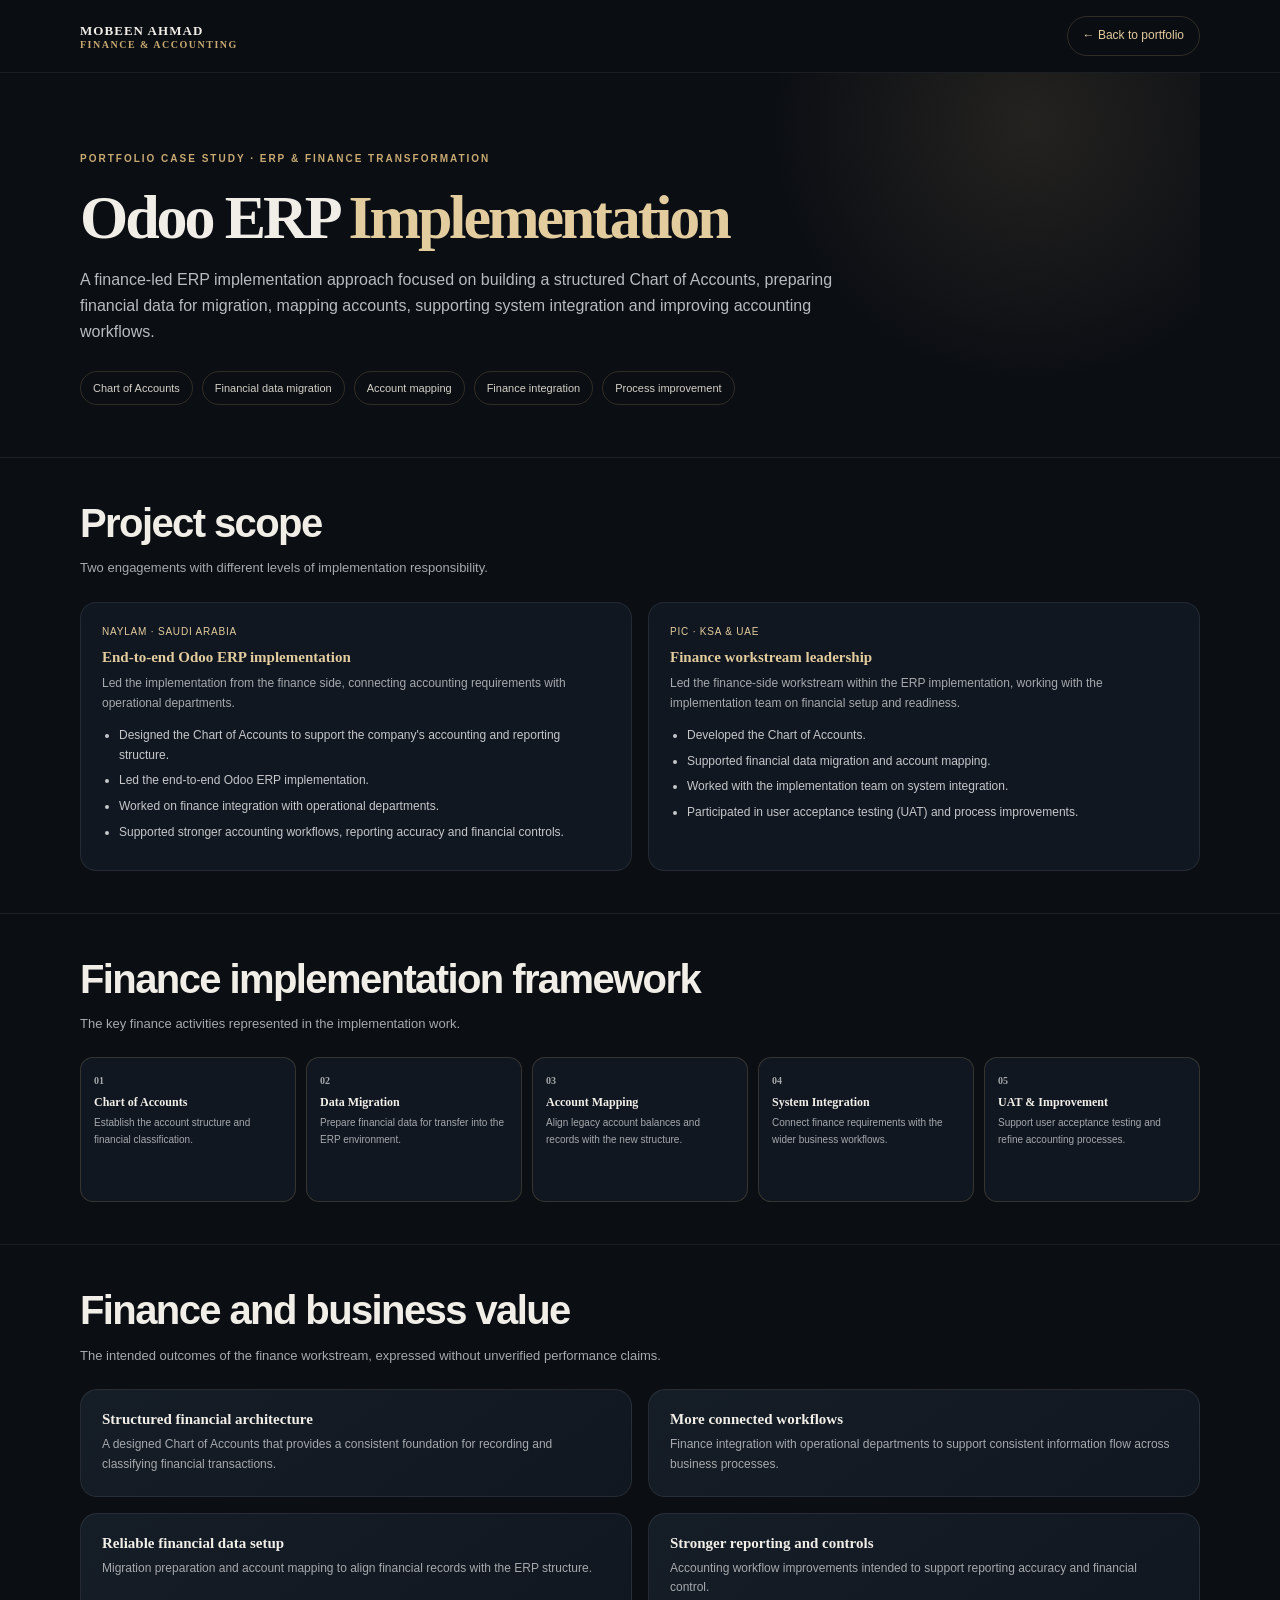
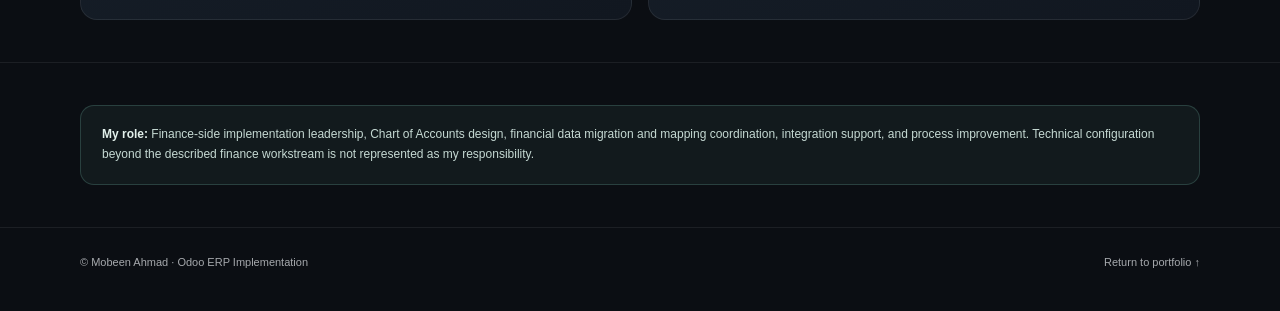
<file: odoo-erp.html>
<!doctype html>
<html lang="en">
<head>
<meta charset="utf-8">
<meta http-equiv="Content-Security-Policy" content="default-src 'self'; base-uri 'self'; object-src 'none'; script-src 'self'; style-src 'self' 'unsafe-inline' https://fonts.googleapis.com; font-src 'self' https://fonts.gstatic.com data:; img-src 'self' data: blob:; connect-src 'self'; frame-src 'self'; form-action 'self'; upgrade-insecure-requests">

<meta name="viewport" content="width=device-width,initial-scale=1,viewport-fit=cover">
<meta name="theme-color" content="#0b0e13">
<meta name="description" content="Mobeen Ahmad's Odoo ERP case study: finance-led Chart of Accounts design, data migration, account mapping, integration and process improvement.">
<title>Odoo ERP Implementation | Mobeen Ahmad</title>
<link rel="canonical" href="https://mobeenahmadmak.github.io/odoo-erp.html">
<meta property="og:type" content="article">
<meta property="og:title" content="Odoo ERP Implementation | Mobeen Ahmad">
<meta property="og:description" content="Mobeen Ahmad's Odoo ERP case study: finance-led Chart of Accounts design, data migration, account mapping, integration and process improvement.">
<meta property="og:url" content="https://mobeenahmadmak.github.io/odoo-erp.html">
<meta property="og:image" content="https://mobeenahmadmak.github.io/mobeen-ahmad.jpg.png">
<meta name="twitter:card" content="summary_large_image">
<meta name="twitter:title" content="Odoo ERP Implementation | Mobeen Ahmad">
<meta name="twitter:description" content="Mobeen Ahmad's Odoo ERP case study: finance-led Chart of Accounts design, data migration, account mapping, integration and process improvement.">
<meta name="twitter:image" content="https://mobeenahmadmak.github.io/mobeen-ahmad.jpg.png">
<link rel="preconnect" href="https://fonts.googleapis.com">
<link rel="preconnect" href="https://fonts.gstatic.com" crossorigin>
<link href="https://fonts.googleapis.com/css2?family=Inter:wght@400;500;600;700;800&family=Plus+Jakarta+Sans:wght@400;500;600;700;800&display=swap" rel="stylesheet">
<style>
:root{--bg:#0b0e13;--panel:#111720;--panel2:#151d27;--gold:#c9aa72;--gold2:#e3cc9e;--text:#f1eee8;--muted:#a6a9ad;--line:rgba(201,170,114,.2);--blue:#6c9bd2;--teal:#72b5a3}
*{box-sizing:border-box}html{scroll-behavior:smooth}body{margin:0;background:var(--bg);color:var(--text);font-family:Inter,sans-serif;line-height:1.65}a{color:inherit;text-decoration:none}.wrap{width:min(1120px,calc(100% - 44px));margin:auto}
header{border-bottom:1px solid rgba(255,255,255,.07);background:rgba(11,14,19,.9);position:sticky;top:0;z-index:5;backdrop-filter:blur(16px)}.nav{height:72px;display:flex;justify-content:space-between;align-items:center}.brand{font:800 13px "Plus Jakarta Sans";letter-spacing:.08em}.brand span{display:block;color:var(--gold);font:600 10px Inter;letter-spacing:.15em;text-transform:uppercase}.back{border:1px solid var(--line);border-radius:24px;padding:9px 15px;color:var(--gold2);font-size:12px}
.hero{padding:78px 0 52px;position:relative;overflow:hidden}.hero:after{content:"";position:absolute;right:-100px;top:-220px;width:540px;height:540px;border-radius:50%;background:radial-gradient(circle,rgba(201,170,114,.13),transparent 68%);pointer-events:none}.kicker{color:var(--gold);font-size:10px;font-weight:700;letter-spacing:.2em;text-transform:uppercase}.hero h1{font:800 clamp(34px,5.8vw,62px)/1.1 "Plus Jakarta Sans";letter-spacing:-.05em;max-width:900px;margin:15px 0}.hero h1 em{font-style:normal;color:var(--gold2)}.intro{color:#b8bbc0;max-width:780px;font-size:16px}.pills{display:flex;gap:9px;flex-wrap:wrap;margin-top:25px}.pill{border:1px solid var(--line);border-radius:30px;padding:7px 12px;color:#d4d0c7;font-size:11px}
.section{padding:42px 0;border-top:1px solid rgba(255,255,255,.07)}.section h2{font:700 clamp(30px,3.6vw,40px)/1.18 "Plus Jakarta Sans",sans-serif;letter-spacing:-.04em;margin:0 0 10px}.sub{color:var(--muted);font-size:13px;margin:0 0 23px}.grid{display:grid;grid-template-columns:repeat(2,minmax(0,1fr));gap:16px}.card{background:linear-gradient(145deg,var(--panel2),var(--panel));border:1px solid rgba(255,255,255,.08);border-radius:17px;padding:21px;min-width:0;transition:transform .25s,border-color .25s,box-shadow .25s}.card:hover{transform:translateY(-3px);border-color:rgba(201,170,114,.35);box-shadow:0 18px 45px rgba(0,0,0,.2)}.card h3{font:700 15px "Plus Jakarta Sans";margin:0 0 7px}.card p{font-size:12px;color:var(--muted);margin:0}.tag{font-size:10px;color:var(--gold2);letter-spacing:.08em;text-transform:uppercase;margin-bottom:9px}
.flow{display:grid;grid-template-columns:repeat(5,1fr);gap:10px;align-items:stretch}.step{position:relative;padding:17px 13px;border:1px solid var(--line);border-radius:13px;background:#111720;min-height:145px}.num{font:800 21px "Plus Jakarta Sans";color:var(--gold2);display:block;margin-bottom:9px}.step b{font:700 12px "Plus Jakarta Sans";display:block;margin-bottom:5px}.step span{font-size:10px;color:var(--muted);display:block}
.scope{display:grid;grid-template-columns:1fr 1fr;gap:16px}.scope article{padding:21px;border:1px solid rgba(255,255,255,.08);border-radius:16px;background:var(--panel)}.scope h3{font:700 15px "Plus Jakarta Sans";color:var(--gold2);margin:0 0 8px}.scope p{font-size:12px;color:var(--muted);margin:0 0 12px}.scope ul{padding-left:17px;margin:0;color:#c5c7ca;font-size:12px}.scope li{margin:6px 0}
.callout{padding:19px 21px;border:1px solid rgba(114,181,163,.25);background:rgba(114,181,163,.07);border-radius:14px;color:#c5d9d3;font-size:12px}.callout strong{color:#e2f0eb}
footer{border-top:1px solid rgba(255,255,255,.07);padding:25px 0 40px;color:var(--muted);font-size:11px}.footrow{display:flex;justify-content:space-between;gap:15px;flex-wrap:wrap}
@media(max-width:760px){.grid,.scope{grid-template-columns:1fr}.flow{grid-template-columns:repeat(2,1fr)}.step:last-child{grid-column:span 2}.hero{padding-top:55px}}
@media(prefers-reduced-motion:reduce){*,*:before,*:after{scroll-behavior:auto!important;animation:none!important;transition:none!important}}

/* Accessible dark / light appearance */


/* Mobile and safe-area refinements for embedded and standalone case studies */
html{width:100%;max-width:100%;-webkit-text-size-adjust:100%;text-size-adjust:100%}
body{width:100%;max-width:100%;overflow-x:clip}
img,svg{max-width:100%}
.wrap{width:min(1120px,calc(100% - 44px))}
.hero,.section{min-width:0}
h1,h2,h3,p,li{overflow-wrap:anywhere}
@media(max-width:760px){
 .wrap{width:calc(100% - 34px)}
 .hero{padding:48px 0 35px}
 .hero h1{font-size:clamp(30px,8.5vw,42px);line-height:1.12}
 .intro{font-size:14px;line-height:1.7}
 .pills{gap:7px}
 .pill{font-size:10px;padding:6px 9px}
 .metrics{grid-template-columns:repeat(2,minmax(0,1fr));gap:9px}
 .metric{min-width:0;padding:13px}
 .metric b{font-size:clamp(18px,5vw,22px)}
 .grid,.scope,.detail,.value{grid-template-columns:minmax(0,1fr)}
 .flow,.workflow{grid-template-columns:repeat(2,minmax(0,1fr));gap:9px}
 .flow .step:last-child{grid-column:span 2}
 .step{min-width:0;padding:14px 12px}
 .mixrow{grid-template-columns:minmax(72px,95px) minmax(0,1fr) 30px;gap:8px}
 .section{padding:34px 0}
 .footrow{flex-direction:column;align-items:flex-start}
}
@media(max-width:380px){
 .wrap{width:calc(100% - 28px)}
 .flow,.workflow{grid-template-columns:minmax(0,1fr)}
 .flow .step:last-child{grid-column:auto}
 .metrics{gap:7px}
 .metric span{font-size:9px}
}
@media(prefers-reduced-motion:reduce){*,*::before,*::after{scroll-behavior:auto!important;animation:none!important;transition:none!important}}

</style>

<script type="application/ld+json">{"@context":"https://schema.org","@type":"Article","headline":"Odoo ERP Implementation | Mobeen Ahmad","description":"Explore Mobeen Ahmad's finance-led Odoo ERP case study, covering Chart of Accounts design, financial data migration, account mapping, integration and process improvement.","author":{"@type":"Person","name":"Mobeen Ahmad","url":"https://mobeenahmadmak.github.io/"},"mainEntityOfPage":"https://mobeenahmadmak.github.io/odoo-erp.html","image":"https://mobeenahmadmak.github.io/mobeen-ahmad.jpg.png"}</script>
</head>
<body>
<header><div class="wrap nav"><a class="brand" href="index.html">MOBEEN AHMAD<span>Finance &amp; Accounting</span></a><a class="back" href="index.html#case-studies">← Back to portfolio</a></div></header>
<main>
<section class="hero wrap">
<div class="kicker">Portfolio case study · ERP &amp; finance transformation</div>
<h1>Odoo ERP <em>Implementation</em></h1>
<p class="intro">A finance-led ERP implementation approach focused on building a structured Chart of Accounts, preparing financial data for migration, mapping accounts, supporting system integration and improving accounting workflows.</p>
<div class="pills"><span class="pill">Chart of Accounts</span><span class="pill">Financial data migration</span><span class="pill">Account mapping</span><span class="pill">Finance integration</span><span class="pill">Process improvement</span></div>
</section>
<section class="section"><div class="wrap"><h2>Project scope</h2><p class="sub">Two engagements with different levels of implementation responsibility.</p>
<div class="scope">
<article><div class="tag">NAYLAM · Saudi Arabia</div><h3>End-to-end Odoo ERP implementation</h3><p>Led the implementation from the finance side, connecting accounting requirements with operational departments.</p><ul><li>Designed the Chart of Accounts to support the company's accounting and reporting structure.</li><li>Led the end-to-end Odoo ERP implementation.</li><li>Worked on finance integration with operational departments.</li><li>Supported stronger accounting workflows, reporting accuracy and financial controls.</li></ul></article>
<article><div class="tag">PIC · KSA &amp; UAE</div><h3>Finance workstream leadership</h3><p>Led the finance-side workstream within the ERP implementation, working with the implementation team on financial setup and readiness.</p><ul><li>Developed the Chart of Accounts.</li><li>Supported financial data migration and account mapping.</li><li>Worked with the implementation team on system integration.</li><li>Participated in user acceptance testing (UAT) and process improvements.</li></ul></article>
</div></div></section>
<section class="section"><div class="wrap"><h2>Finance implementation framework</h2><p class="sub">The key finance activities represented in the implementation work.</p>
<div class="flow">
<div class="step"><span class="num">01</span><b>Chart of Accounts</b><span>Establish the account structure and financial classification.</span></div>
<div class="step"><span class="num">02</span><b>Data Migration</b><span>Prepare financial data for transfer into the ERP environment.</span></div>
<div class="step"><span class="num">03</span><b>Account Mapping</b><span>Align legacy account balances and records with the new structure.</span></div>
<div class="step"><span class="num">04</span><b>System Integration</b><span>Connect finance requirements with the wider business workflows.</span></div>
<div class="step"><span class="num">05</span><b>UAT &amp; Improvement</b><span>Support user acceptance testing and refine accounting processes.</span></div>
</div></div></section>
<section class="section"><div class="wrap"><h2>Finance and business value</h2><p class="sub">The intended outcomes of the finance workstream, expressed without unverified performance claims.</p>
<div class="grid">
<article class="card"><h3>Structured financial architecture</h3><p>A designed Chart of Accounts that provides a consistent foundation for recording and classifying financial transactions.</p></article>
<article class="card"><h3>More connected workflows</h3><p>Finance integration with operational departments to support consistent information flow across business processes.</p></article>
<article class="card"><h3>Reliable financial data setup</h3><p>Migration preparation and account mapping to align financial records with the ERP structure.</p></article>
<article class="card"><h3>Stronger reporting and controls</h3><p>Accounting workflow improvements intended to support reporting accuracy and financial control.</p></article>
</div></div></section>
<section class="section"><div class="wrap"><div class="callout"><strong>My role:</strong> Finance-side implementation leadership, Chart of Accounts design, financial data migration and mapping coordination, integration support, and process improvement. Technical configuration beyond the described finance workstream is not represented as my responsibility.</div></div></section>
</main>
<footer><div class="wrap footrow"><span>© Mobeen Ahmad · Odoo ERP Implementation</span><a href="index.html#case-studies">Return to portfolio ↑</a></div></footer>
</body></html>
</file>
<file: assets/css/styles.css>
:root{--bg:#0b0e13;--panel:#111720;--panel2:#151d27;--gold:#c9aa72;--gold2:#e3cc9e;--text:#f1eee8;--muted:#a6a9ad;--line:rgba(201,170,114,.2);--max:1120px}
*{box-sizing:border-box}html{scroll-behavior:smooth;scroll-padding-top:88px}body{margin:0;overflow-x:hidden;background:var(--bg);color:var(--text);font-family:Inter,sans-serif;line-height:1.65}a{color:inherit;text-decoration:none}.wrap{width:min(var(--max),calc(100% - 48px));margin:auto}.topbar{position:sticky;top:0;z-index:20;background:rgba(11,14,19,.9);backdrop-filter:blur(18px);border-bottom:1px solid rgba(255,255,255,.07)}.nav{height:76px;display:flex;align-items:center;justify-content:space-between}.brand{display:flex;align-items:center;gap:12px}.monogram{width:40px;height:40px;border:1px solid var(--gold);border-radius:12px;display:grid;place-items:center;color:var(--gold2);font:800 14px "Plus Jakarta Sans";letter-spacing:-1px}.brand strong{display:block;font:800 13px "Plus Jakarta Sans";letter-spacing:.08em}.brand small{display:block;color:var(--gold);font-size:10px;letter-spacing:.16em;text-transform:uppercase}.links{display:flex;align-items:center;gap:25px;color:#c4c5c7;font-size:12px}.links a:hover,.links a.active{color:var(--gold2)}.nav-cta{border:1px solid var(--line);padding:9px 15px;border-radius:30px;color:var(--gold2)}.menu{display:none;background:none;border:1px solid var(--line);color:var(--gold2);border-radius:8px;padding:8px 11px;font-size:19px}.hero{padding:112px 0 92px;position:relative;overflow:hidden}.hero-layout{display:block;position:relative;z-index:1}.hero:before{content:"";position:absolute;width:560px;height:560px;border-radius:50%;right:-140px;top:-190px;background:radial-gradient(circle,rgba(201,170,114,.12),transparent 68%);pointer-events:none}.eyebrow{color:var(--gold);font-size:11px;letter-spacing:.22em;text-transform:uppercase;font-weight:700}.hero h1{font:800 clamp(42px,7vw,76px)/1.08 "Plus Jakarta Sans";letter-spacing:-.055em;margin:22px 0 18px;max-width:800px}.hero h1 span{color:var(--gold2)}.hero-copy{font-size:17px;color:#b8bbc0;max-width:660px}.hero-meta{display:flex;flex-wrap:wrap;gap:10px 22px;color:#a8abb0;font-size:12px;margin:28px 0 30px}.hero-meta span:before{content:"";display:inline-block;width:5px;height:5px;border-radius:50%;background:var(--gold);margin:0 9px 2px 0}.actions{display:flex;gap:12px;flex-wrap:wrap}.btn{display:inline-flex;align-items:center;justify-content:center;padding:12px 19px;border-radius:30px;font-size:12px;font-weight:700;transition:.2s}.btn-gold{background:linear-gradient(135deg,var(--gold2),var(--gold));color:#171717}.btn-gold:hover{transform:translateY(-2px);box-shadow:0 10px 28px #c9aa7230}.btn-outline{border:1px solid var(--line);color:var(--gold2)}.btn-outline:hover{background:#c9aa7212}.cv-coming-soon{opacity:.68;cursor:not-allowed;border-style:dashed}.stats{display:grid;grid-template-columns:repeat(3,1fr);gap:0;max-width:690px;margin-top:70px;border-top:1px solid var(--line)}.stat{padding:22px 18px 0 0}.stat b{font:800 30px "Plus Jakarta Sans";color:var(--gold2);display:block}.stat small{font-size:10px;letter-spacing:.1em;text-transform:uppercase;color:#92979e}.section{padding:84px 0;border-top:1px solid rgba(255,255,255,.06)}.section-head{display:flex;align-items:end;justify-content:space-between;gap:24px;margin-bottom:36px}.section-kicker{font-size:10px;letter-spacing:.2em;color:var(--gold);text-transform:uppercase;font-weight:700}.section h2{font:700 clamp(27px,4vw,39px)/1.2 "Plus Jakarta Sans";letter-spacing:-.04em;margin:8px 0 0}.section-intro{max-width:480px;color:var(--muted);font-size:13px}.about-grid{display:grid;grid-template-columns:1.2fr .8fr;gap:55px}.about-copy{color:#b7bbc1;font-size:15px}.about-copy p{margin:0 0 16px}.highlight-card{background:linear-gradient(145deg,#151d27,#10151d);border:1px solid var(--line);border-radius:18px;padding:26px}.highlight-card h3{font:700 15px "Plus Jakarta Sans";margin:0 0 18px;color:var(--gold2)}.check-list{list-style:none;padding:0;margin:0;display:grid;gap:13px}.check-list li{font-size:12px;color:#c4c6ca}.check-list li:before{content:"✦";color:var(--gold);margin-right:10px}.skill-grid{display:grid;grid-template-columns:repeat(3,1fr);gap:14px}.skill{background:var(--panel);border:1px solid rgba(255,255,255,.07);border-radius:14px;padding:21px}.skill .num{color:var(--gold);font:700 10px "Plus Jakarta Sans";letter-spacing:.12em}.skill h3{font:700 14px "Plus Jakarta Sans";margin:10px 0 7px}.skill p{font-size:11px;color:var(--muted);margin:0}.timeline{display:grid;gap:16px}.job{display:grid;grid-template-columns:205px 1fr;gap:28px;padding:25px 27px;background:var(--panel);border:1px solid rgba(255,255,255,.07);border-radius:15px}.job-date{color:var(--gold);font-size:11px;letter-spacing:.06em}.job h3{font:700 16px "Plus Jakarta Sans";margin:0 0 4px}.job .company{font-size:12px;color:#d2c3a6;margin-bottom:12px}.job p,.job li{font-size:12px;color:#aeb3ba}.job ul{margin:8px 0 0;padding-left:17px}.job li{margin:5px 0}.project-grid{display:grid;grid-template-columns:repeat(3,1fr);gap:14px}.project{padding:22px;background:var(--panel);border:1px solid rgba(255,255,255,.07);border-radius:14px;min-height:145px}.project span{color:var(--gold);font-size:10px;letter-spacing:.12em;text-transform:uppercase}.project h3{font:700 14px "Plus Jakarta Sans";margin:12px 0 7px}.project p{font-size:11px;color:var(--muted);margin:0}.edu-grid{display:grid;grid-template-columns:1fr 1fr;gap:15px}.edu{padding:22px;border:1px solid var(--line);border-radius:14px;background:#10151d}.edu h3{font:700 14px "Plus Jakarta Sans";margin:0 0 5px}.edu p{font-size:12px;color:var(--muted);margin:0}.contact{background:linear-gradient(135deg,#171d26,#10151d);border:1px solid var(--line);border-radius:20px;padding:38px;display:flex;align-items:center;justify-content:space-between;gap:28px}.contact h2{font:700 30px "Plus Jakarta Sans";margin:8px 0}.contact p{color:var(--muted);font-size:13px;margin:0}.contact-links{display:flex;gap:10px;flex-wrap:wrap}.contact-links a{font-size:12px;color:var(--gold2);border:1px solid var(--line);border-radius:30px;padding:10px 14px}.footer{padding:27px 0;color:#747b84;font-size:10px;display:flex;justify-content:space-between;gap:12px}.gold-line{height:1px;background:linear-gradient(90deg,var(--gold),transparent);width:72px;margin-top:17px}
@media(max-width:760px){.wrap{width:min(100% - 34px,var(--max))}.nav{height:68px}.menu{display:block}.links{display:none;position:absolute;top:68px;left:0;right:0;background:#0e131a;padding:18px 24px 22px;border-bottom:1px solid var(--line);flex-direction:column;align-items:flex-start;gap:16px}.links.open{display:flex}.hero{padding:78px 0 65px}.hero-copy{font-size:15px}.stats{margin-top:48px}.section{padding:65px 0}.section-head{display:block}.section-intro{margin-top:15px}.about-grid{grid-template-columns:1fr;gap:25px}.skill-grid,.project-grid{grid-template-columns:1fr 1fr}.job{grid-template-columns:1fr;gap:8px;padding:21px}.edu-grid{grid-template-columns:1fr}.contact{padding:27px;display:block}.contact-links{margin-top:22px}.footer{display:block}.footer span{display:block;margin-top:5px}}
@media(max-width:440px){.skill-grid,.project-grid{grid-template-columns:1fr}.hero h1{font-size:43px}.stat b{font-size:25px}.stat small{font-size:9px}.hero-meta{gap:8px 12px}.contact h2{font-size:25px}}

/* Executive portfolio refinement */
:root{--bg:#080d16;--panel:#101a29;--panel2:#142238;--gold:#c6a56b;--gold2:#ead7b2;--text:#f4f2ed;--muted:#aab4c2;--line:rgba(198,165,107,.24);--max:1180px}
body{background:radial-gradient(ellipse at 82% 4%,rgba(44,69,101,.24),transparent 34%),var(--bg);letter-spacing:.005em}
.topbar{background:rgba(8,13,22,.88);border-bottom:1px solid rgba(255,255,255,.08)}
.nav{height:82px}.monogram{border-radius:50%;width:42px;height:42px;background:rgba(198,165,107,.08)}
.brand strong{font-size:12px;letter-spacing:.14em}.brand small{font-size:9px;letter-spacing:.2em}
.links{gap:27px;font-size:12px}.links a{transition:color .2s ease}
.nav-cta{padding:10px 17px}
.hero{padding:132px 0 104px;background:linear-gradient(180deg,rgba(15,26,42,.28),transparent 82%)}
.hero:before{width:680px;height:680px;right:-190px;top:-240px;background:radial-gradient(circle,rgba(198,165,107,.13),rgba(43,68,101,.07) 38%,transparent 70%)}
.eyebrow,.section-kicker{letter-spacing:.23em}
.hero h1{font-size:clamp(46px,7.2vw,84px);line-height:1.04;max-width:900px;letter-spacing:-.065em}
.hero h1 span{background:linear-gradient(100deg,#f0dfbd,#c6a56b 78%);-webkit-background-clip:text;background-clip:text;color:transparent}
.hero-copy{font-size:17px;line-height:1.85;max-width:700px;color:#bac3ce}
.hero-meta{gap:12px 26px;margin:31px 0 34px}
.btn{padding:14px 22px;font-size:11px;letter-spacing:.04em}
.btn-gold{background:linear-gradient(120deg,#ead7b2,#bd985b);box-shadow:0 8px 26px rgba(198,165,107,.13)}
.btn-outline{border-color:rgba(234,215,178,.32)}
.stats{max-width:760px;margin-top:76px;border-top-color:rgba(198,165,107,.28)}
.stat{padding:25px 22px 0 0}.stat b{font-size:34px}.stat small{font-size:9px;letter-spacing:.16em}
.section{padding:96px 0;border-top:1px solid rgba(255,255,255,.055)}
.section-head{margin-bottom:40px}.section h2{font-size:clamp(30px,3.6vw,40px);font-weight:700;line-height:1.18;letter-spacing:-.04em}
.section-intro{font-size:13px;line-height:1.8;color:#aeb8c5}
.gold-line{width:66px;height:2px;margin-top:15px}
.about-grid{gap:72px}.about-copy{font-size:15px;line-height:1.95;color:#bdc5cf}
.highlight-card,.skill,.job,.project,.edu{background:linear-gradient(145deg,rgba(20,34,54,.94),rgba(13,22,36,.96));border:1px solid rgba(255,255,255,.075);box-shadow:0 16px 45px rgba(0,0,0,.12)}
.highlight-card{border-color:var(--line);border-radius:18px;padding:30px}
.highlight-card h3{font-size:14px;letter-spacing:.02em}
.check-list{gap:15px}.check-list li{font-size:12px;color:#c4ccd6}.check-list li:before{content:"↗";font-size:11px}
.skill-grid{gap:16px}.skill{border-radius:13px;padding:25px;min-height:160px;transition:transform .22s,border-color .22s}
.skill:hover,.project:hover,.job:hover{transform:translateY(-3px);border-color:rgba(198,165,107,.34)}
.skill .num{font-size:9px;letter-spacing:.18em}.skill h3{font-size:15px;margin:14px 0 9px}.skill p,.project p{font-size:12px;line-height:1.75;color:#aeb9c7}
.timeline{gap:18px}.job{border-radius:14px;padding:29px 31px;grid-template-columns:210px 1fr;transition:transform .22s,border-color .22s}
.job-date{font-size:10px;letter-spacing:.12em;line-height:1.9}.job h3{font-size:17px;letter-spacing:-.02em}.job .company{font-size:12px;color:#dfc99f;margin:6px 0 14px}
.job p,.job li{font-size:12px;line-height:1.8;color:#b2bdca}.job ul{padding-left:18px}.job li{margin:7px 0}
.project-grid{gap:16px}.project{border-radius:13px;padding:25px;min-height:166px;transition:transform .22s,border-color .22s}
.project span{font-size:9px;letter-spacing:.17em}.project h3{font-size:15px;line-height:1.45;margin:15px 0 8px}
.edu-grid{gap:16px}.edu{border-radius:13px;padding:25px}.edu h3{font-size:14px}.edu p{line-height:1.7}
.contact{border-radius:18px;padding:46px;background:radial-gradient(circle at 90% 10%,rgba(198,165,107,.12),transparent 36%),linear-gradient(135deg,#17263a,#0e1828);box-shadow:0 18px 55px rgba(0,0,0,.18)}
.contact h2{font-size:clamp(27px,4vw,38px);letter-spacing:-.045em}.contact p{line-height:1.8;max-width:490px}
.contact-links a{padding:11px 16px;transition:background .2s,border-color .2s}.contact-links a:hover{background:rgba(198,165,107,.1);border-color:rgba(198,165,107,.5)}
.footer{padding:30px 0;color:#8994a3;font-size:10px;letter-spacing:.03em}
.scroll-top{position:fixed;right:26px;bottom:26px;z-index:30;width:48px;height:48px;border:1px solid rgba(234,215,178,.5);border-radius:50%;background:linear-gradient(135deg,#ead7b2,#bd985b);color:#10151d;font-size:23px;font-weight:700;display:grid;place-items:center;box-shadow:0 8px 28px rgba(0,0,0,.3);cursor:pointer;opacity:0;visibility:hidden;transform:translateY(12px);transition:opacity .2s,transform .2s,visibility .2s}
.scroll-top.visible{opacity:1;visibility:visible;transform:translateY(0)}
.scroll-top:hover{box-shadow:0 12px 34px rgba(198,165,107,.28);transform:translateY(-3px)}
.scroll-top:focus-visible{outline:2px solid #fff;outline-offset:4px}
@media(max-width:440px){.scroll-top{right:17px;bottom:17px;width:44px;height:44px}}
::selection{background:rgba(198,165,107,.35);color:#fff}
@media(max-width:760px){
.nav{height:70px}.hero{padding:88px 0 70px}.hero h1{font-size:clamp(43px,10vw,62px)}.hero-copy{font-size:15px;line-height:1.8}
.section{padding:72px 0}.about-grid{gap:25px}.job{grid-template-columns:1fr;padding:23px;gap:10px}.job-date{font-size:9px}.contact{padding:29px}
}
@media(max-width:440px){.hero h1{font-size:43px}.stats{margin-top:52px}.stat{padding-right:10px}.stat b{font-size:27px}.stat small{font-size:8px;letter-spacing:.1em}.skill,.project,.edu{padding:21px}}


/* Readability and visual polish update */
body{font-size:16px;line-height:1.75}
.links{font-size:13px}
.eyebrow{font-size:12px}
.hero-copy{font-size:18px;line-height:1.9;max-width:740px}
.hero-meta{font-size:13px}
.btn{font-size:13px;padding:15px 23px}
.stat b{font-size:36px}
.stat small{font-size:11px;letter-spacing:.12em}
.section-kicker{font-size:10px;letter-spacing:.22em;font-weight:700;text-transform:uppercase}
.section-intro{font-size:15px;line-height:1.85}
.about-copy{font-size:16px;line-height:1.95}
.highlight-card h3{font-size:16px}
.check-list li{font-size:14px;line-height:1.65}
.skill{padding:27px;min-height:174px}
.skill .num{font-size:10px}
.skill h3{font-size:17px}
.skill p{font-size:14px;line-height:1.8}
.job{padding:31px 33px}
.job-date{font-size:12px;line-height:1.85}
.job h3{font-size:19px}
.job .company{font-size:14px}
.job p,.job li{font-size:14px;line-height:1.85}
.project{padding:27px;min-height:178px}
.project span{font-size:11px}
.project h3{font-size:17px}
.project p{font-size:14px;line-height:1.8}
.edu{padding:27px}
.edu h3{font-size:16px}
.edu p{font-size:14px;line-height:1.8}
.contact h2{font-size:clamp(29px,4vw,40px)}
.contact p{font-size:15px}
.contact-links a{font-size:13px;padding:12px 17px}
.footer{font-size:12px}
.skill,.project,.edu,.highlight-card,.job{box-shadow:0 18px 48px rgba(0,0,0,.16)}
.skill:hover,.project:hover,.job:hover{box-shadow:0 22px 55px rgba(0,0,0,.25)}
@media(max-width:760px){
 .links{font-size:14px}
 .hero-copy{font-size:16px}
 .hero-meta{font-size:12px}
 .section-intro{font-size:14px}
 .about-copy{font-size:15px}
 .check-list li{font-size:13px}
 .skill h3,.project h3{font-size:16px}
 .skill p,.project p,.job p,.job li,.edu p{font-size:13px}
 .job .company{font-size:13px}
 .contact p{font-size:14px}
 .footer{font-size:11px}
}
@media(max-width:440px){
 .hero h1{font-size:clamp(42px,11vw,48px)}
 .hero-copy{font-size:15px}
 .stat b{font-size:29px}
 .stat small{font-size:9px}
 .job{padding:22px}
 .skill,.project,.edu{padding:23px}
}


/* Profile portrait in the homepage hero */
.hero-layout{display:grid;grid-template-columns:minmax(0,1.35fr) minmax(280px,.65fr);align-items:center;gap:54px}
.hero-portrait{justify-self:end;width:min(100%,390px);position:relative;isolation:isolate}
.hero-portrait:before{content:"";position:absolute;inset:18px -16px -16px 18px;border:1px solid rgba(234,215,178,.55);border-radius:22px;z-index:-1}
.hero-portrait img{display:block;width:100%;aspect-ratio:4/5;object-fit:cover;object-position:center 24%;border-radius:20px;border:1px solid rgba(234,215,178,.28);box-shadow:0 28px 75px rgba(0,0,0,.38)}
@media(max-width:760px){.hero-layout{grid-template-columns:1fr;gap:38px}.hero-portrait{justify-self:center;width:min(78%,330px);margin:8px auto 0}.hero-portrait:before{inset:12px -10px -10px 12px}}
@media(min-width:761px) and (max-width:980px){.hero-layout{gap:28px;grid-template-columns:minmax(0,1.2fr) minmax(240px,.8fr)}.hero-portrait{width:min(100%,320px)}}


@media(prefers-reduced-motion:reduce){html{scroll-behavior:auto}}


/* Accessibility, keyboard focus and responsive safeguards */
:where(a,button,[tabindex]):focus-visible{outline:2px solid var(--gold2);outline-offset:4px;border-radius:6px}
a,button{-webkit-tap-highlight-color:transparent}
img{max-width:100%;height:auto}
.hero-portrait img{width:100%;height:auto}
@media(max-width:760px){
 .actions{gap:10px}
 .actions .btn{min-height:46px}
 .hero-layout,.about-grid,.job,.contact{min-width:0}
 .hero h1,.section h2,.job h3,.project h3,.edu h3,.job .company{overflow-wrap:anywhere}
 .contact-links a{min-height:44px;display:inline-flex;align-items:center}
}
@media(prefers-reduced-motion:reduce){
 *,*::before,*::after{scroll-behavior:auto!important;animation-duration:.01ms!important;animation-iteration-count:1!important;transition-duration:.01ms!important}
}

/* Mobile and tablet refinement for iOS Safari and Android Chrome */
html{-webkit-text-size-adjust:100%;text-size-adjust:100%;scroll-padding-top:calc(82px + env(safe-area-inset-top))}
body{min-width:320px}
button,a{-webkit-touch-callout:none}
.hero h1{text-wrap:balance}
.section h2,.contact h2{text-wrap:balance}
.hero-copy,.section-intro,.about-copy,.skill p,.project p,.job p,.job li,.edu p,.contact p{overflow-wrap:break-word}
.hero-portrait img{display:block}
@media(min-width:761px) and (max-width:1024px){
 .wrap{width:calc(100% - 56px)}
 .nav{height:74px}
 .links{gap:15px;font-size:11px}
 .nav-cta{padding:9px 12px}
 .hero{padding:94px 0 78px}
 .hero-layout{grid-template-columns:minmax(0,1.15fr) minmax(220px,.85fr);gap:30px}
 .hero h1{font-size:clamp(44px,6vw,64px)}
 .hero-portrait{width:min(100%,310px)}
 .about-grid{gap:34px}
 .job{grid-template-columns:165px minmax(0,1fr);gap:20px;padding:25px}
 .skill-grid,.project-grid{grid-template-columns:repeat(2,minmax(0,1fr))}
 .contact{padding:32px;gap:20px}
 .contact-links{max-width:250px}
}
@media(max-width:760px){
 html{scroll-padding-top:74px}
 .wrap{width:calc(100% - 36px)}
 .topbar{backdrop-filter:blur(14px);-webkit-backdrop-filter:blur(14px)}
 .nav{height:68px}
 .brand{gap:9px;min-width:0}
 .brand strong{font-size:11px}
 .brand small{font-size:8px}
 .monogram{width:38px;height:38px;flex:0 0 38px}
 .menu{width:44px;height:44px;display:grid;place-items:center;padding:0;flex:0 0 44px;cursor:pointer}
 .links{top:68px;padding:18px 22px calc(22px + env(safe-area-inset-bottom));gap:0;box-shadow:0 16px 28px rgba(0,0,0,.28)}
 .links a{display:flex;align-items:center;min-height:46px;width:100%;font-size:14px}
 .links .nav-cta{width:auto;min-height:42px;margin-top:8px;padding:9px 15px}
 .hero{padding:68px 0 58px}
 .hero-layout{grid-template-columns:minmax(0,1fr);gap:34px}
 .hero-content{min-width:0}
 .hero h1{font-size:clamp(39px,9.2vw,58px);line-height:1.08;letter-spacing:-.055em;margin:18px 0 15px}
 .hero-copy{font-size:15px;line-height:1.75}
 .hero-meta{display:grid;grid-template-columns:1fr;gap:9px;margin:22px 0 25px}
 .actions{display:grid;grid-template-columns:1fr;gap:10px;max-width:360px}
 .actions .btn{width:100%;min-height:48px;padding:12px 16px}
 .stats{grid-template-columns:repeat(3,minmax(0,1fr));margin-top:42px}
 .stat{padding:18px 8px 0 0;min-width:0}
 .stat b{font-size:clamp(23px,6vw,30px)}
 .stat small{display:block;font-size:clamp(8px,2.1vw,10px);line-height:1.45;letter-spacing:.06em}
 .hero-portrait{width:min(72%,290px);margin:0 auto 8px}
 .section{padding:62px 0}
 .section-head{margin-bottom:28px}
 .section-intro{font-size:14px;line-height:1.7}
 .about-grid{grid-template-columns:minmax(0,1fr);gap:22px}
 .highlight-card{padding:23px}
 .skill-grid,.project-grid{grid-template-columns:repeat(2,minmax(0,1fr));gap:12px}
 .skill,.project{min-width:0;padding:19px;min-height:0}
 .skill h3,.project h3{font-size:15px}
 .skill p,.project p{font-size:12px;line-height:1.7}
 .job{grid-template-columns:minmax(0,1fr);gap:9px;padding:21px}
 .job-date{font-size:10px}
 .job h3{font-size:17px}
 .job .company{font-size:12px;line-height:1.65;overflow-wrap:anywhere}
 .job p,.job li{font-size:12px;line-height:1.75}
 .edu-grid{grid-template-columns:minmax(0,1fr);gap:12px}
 .edu{padding:21px}
 .contact{display:flex;flex-direction:column;align-items:flex-start;gap:22px;padding:25px}
 .contact h2{font-size:clamp(26px,7vw,34px)}
 .contact-links{width:100%;display:grid;grid-template-columns:1fr;gap:9px}
 .contact-links a{justify-content:center;min-height:46px}
 .footer{padding:24px 0 calc(24px + env(safe-area-inset-bottom));line-height:1.7}
 .scroll-top{right:16px;bottom:calc(16px + env(safe-area-inset-bottom))}
}
@media(max-width:380px){
 .wrap{width:calc(100% - 30px)}
 .brand strong{font-size:10px}
 .hero{padding-top:58px}
 .hero h1{font-size:39px}
 .stats{gap:4px}
 .stat b{font-size:23px}
 .stat small{font-size:8px}
 .skill-grid,.project-grid{grid-template-columns:minmax(0,1fr)}
 .skill,.project{padding:21px}
 .contact{padding:21px}
}
@media(hover:none){
 .skill:hover,.project:hover,.job:hover{transform:none;box-shadow:0 18px 48px rgba(0,0,0,.16)}
}

/* Hero and visual refresh */
.skip-link{position:fixed;left:16px;top:-64px;z-index:60;background:var(--gold2);color:#10151d;padding:10px 16px;border-radius:8px;font-weight:700;font-size:14px;transition:top .2s}
.skip-link:focus{top:12px}
.progress{position:fixed;top:0;left:0;right:0;height:2px;z-index:40;transform:scaleX(0);transform-origin:0 50%;background:linear-gradient(90deg,var(--gold),var(--gold2));pointer-events:none}
.ico{width:1em;height:1em;flex:none;fill:none;stroke:currentColor;stroke-width:1.7;stroke-linecap:round;stroke-linejoin:round}
.sprite{position:absolute;width:0;height:0;overflow:hidden}
.topbar{transition:box-shadow .3s,background .3s}
.topbar.scrolled{background:rgba(8,13,22,.96);box-shadow:0 10px 30px rgba(0,0,0,.28)}
.links a:not(.nav-cta){position:relative}
@media(min-width:761px){
 .links a:not(.nav-cta):after{content:"";position:absolute;left:0;right:0;bottom:-6px;height:1px;background:var(--gold2);transform:scaleX(0);transform-origin:0 50%;transition:transform .25s}
 .links a:not(.nav-cta):hover:after,.links a.active:not(.nav-cta):after{transform:scaleX(1)}
}
.nav-cta{transition:background .2s,border-color .2s}.nav-cta:hover{background:rgba(198,165,107,.12);border-color:rgba(198,165,107,.5)}

/* Hero layout and hierarchy */
.hero{padding:40px 0 72px}
.hero:before{content:none}
.hero-layout{position:relative;z-index:1}
.hero h1{text-wrap:pretty;font-size:clamp(33px,4vw,52px);line-height:1.13;letter-spacing:-.045em;margin:14px 0 16px;max-width:760px}
.hero-tag{font:600 clamp(16px,1.7vw,20px)/1.4 "Plus Jakarta Sans",sans-serif;letter-spacing:-.01em;color:var(--gold2);margin:0 0 14px}
.hero-copy{font-size:16px;line-height:1.8;max-width:680px}
.hero-meta{margin:22px 0 26px}
.stats{margin-top:44px}
.stat small{display:block;line-height:1.5;margin-top:4px}
.hero-content>*{animation:heroIn .7s cubic-bezier(.2,.7,.2,1) both}
.hero-content>:nth-child(2){animation-delay:.08s}.hero-content>:nth-child(3){animation-delay:.18s}.hero-content>:nth-child(4){animation-delay:.26s}.hero-content>:nth-child(5){animation-delay:.34s}.hero-content>:nth-child(6){animation-delay:.42s}.hero-content>:nth-child(7){animation-delay:.5s}
@keyframes heroIn{from{opacity:0;transform:translateY(18px)}to{opacity:1;transform:none}}

/* Hero parallax background */
.hero-bg{position:absolute;inset:0;z-index:0;overflow:hidden;pointer-events:none;--sx:74%;--sy:32%}
.hero-spot{position:absolute;inset:0;background:radial-gradient(560px circle at var(--sx) var(--sy),rgba(198,165,107,.14),transparent 70%)}
.hero-layer{position:absolute;will-change:transform}
.hero-grid{inset:-40px;background-image:linear-gradient(rgba(198,165,107,.075) 1px,transparent 1px),linear-gradient(90deg,rgba(198,165,107,.075) 1px,transparent 1px);background-size:44px 44px;-webkit-mask-image:linear-gradient(90deg,transparent 20%,#000 78%);mask-image:linear-gradient(90deg,transparent 20%,#000 78%)}
.hero-chart{top:-24px;right:-36px;width:min(1040px,80%);height:calc(100% + 48px);-webkit-mask-image:linear-gradient(90deg,transparent 34%,#000 72%);mask-image:linear-gradient(90deg,transparent 34%,#000 72%)}
.hero-chart .bar{fill:#c6a56b;fill-opacity:.15;transform-box:fill-box;transform-origin:50% 100%;animation:barUp 1.1s cubic-bezier(.2,.7,.2,1) both;animation-delay:calc(var(--i)*70ms)}
.hero-chart .trend{fill:none;stroke:#ead7b2;stroke-opacity:.6;stroke-width:3;stroke-linecap:round;stroke-linejoin:round;stroke-dasharray:1;stroke-dashoffset:1;animation:draw 2s .35s cubic-bezier(.4,0,.2,1) forwards}
.hero-chart circle{fill:#ead7b2;fill-opacity:.8;animation:fadeIn .5s both;animation-delay:calc(.5s + var(--i)*260ms)}
.hero-orb{border-radius:50%}
.hero-orb.one{width:620px;height:620px;right:-170px;top:-250px;background:radial-gradient(circle,rgba(198,165,107,.14),rgba(43,68,101,.07) 40%,transparent 70%)}
.hero-orb.two{width:440px;height:440px;left:-160px;bottom:-220px;background:radial-gradient(circle,rgba(66,104,152,.2),transparent 70%)}
@keyframes barUp{from{transform:scaleY(0)}to{transform:scaleY(1)}}
@keyframes draw{to{stroke-dashoffset:0}}
@keyframes fadeIn{from{opacity:0}to{opacity:1}}

/* Portrait */
.hero-portrait{animation:heroIn .9s .2s cubic-bezier(.2,.7,.2,1) both}
.hero-portrait:before{content:none}
.portrait-frame{position:absolute;inset:18px -16px -16px 18px;border:1px solid rgba(234,215,178,.55);border-radius:22px;z-index:-1}
.portrait-chip{position:absolute;display:inline-flex;align-items:center;gap:8px;padding:8px 14px;font-size:12.5px;font-weight:600;line-height:1.3;white-space:nowrap;color:var(--gold2);background:rgba(10,18,30,.9);border:1px solid var(--line);border-radius:30px;box-shadow:0 12px 30px rgba(0,0,0,.35)}
.chip-open{left:-16px;bottom:30px}
.chip-socpa{right:-12px;top:18px}
.pulse{position:relative;isolation:isolate;width:8px;height:8px;border-radius:50%;background:#7bd8a4;flex:none;box-shadow:0 0 10px rgba(123,216,164,.75);animation:pulse 2.6s ease-out infinite}
.pulse:before,.pulse:after{content:"";position:absolute;inset:-4px;border:1px solid rgba(123,216,164,.8);border-radius:50%;pointer-events:none;animation:pulse-wave 2.6s ease-out infinite}
.pulse:after{animation-delay:.86s}
@keyframes pulse{0%{box-shadow:0 0 0 0 rgba(123,216,164,.55),0 0 10px rgba(123,216,164,.7)}65%,100%{box-shadow:0 0 0 9px rgba(123,216,164,0),0 0 13px rgba(123,216,164,.2)}}
@keyframes pulse-wave{0%{transform:scale(.7);opacity:.9}75%,100%{transform:scale(2.8);opacity:0}}

/* Buttons */
.btn{gap:8px;position:relative;overflow:hidden}
.btn .ico{font-size:15px;transition:transform .2s}
.btn:hover .ico.up-right{transform:translate(2px,-2px)}
.btn:hover .ico.down{transform:translateY(2px)}
.btn-gold:after{content:"";position:absolute;top:0;bottom:0;left:-60%;width:40%;background:linear-gradient(100deg,transparent,rgba(255,255,255,.5),transparent);transform:skewX(-18deg);transition:left .6s}
.btn-gold:hover:after{left:120%}
.scroll-top .ico{font-size:21px}

/* Scroll reveal */
.js .reveal{opacity:0;transform:translateY(22px)}
.js .reveal.in{opacity:1;transform:none;transition:opacity .7s cubic-bezier(.2,.7,.2,1),transform .7s cubic-bezier(.2,.7,.2,1);transition-delay:var(--d,0ms)}
.gold-line{transform-origin:0 50%;transition:transform .9s .15s cubic-bezier(.2,.7,.2,1)}
.js .section-head:not(.in) .gold-line{transform:scaleX(0)}

/* Pointer spotlight on cards */
.fx{position:relative}
.fx:before{content:"";position:absolute;inset:0;border-radius:inherit;background:radial-gradient(280px circle at var(--mx,50%) var(--my,50%),rgba(198,165,107,.12),transparent 70%);opacity:0;transition:opacity .25s;pointer-events:none}
@media(hover:hover){.fx:hover:before{opacity:1}}

/* About */
.about-copy p:last-child{margin:22px 0 0;padding-left:18px;border-left:2px solid var(--gold);font:600 18px/1.55 "Plus Jakarta Sans",sans-serif;letter-spacing:-.01em;color:#ece6d9}
.sector-card{background:linear-gradient(145deg,rgba(20,34,54,.94),rgba(13,22,36,.96));border:1px solid var(--line);border-radius:18px;padding:28px;box-shadow:0 18px 48px rgba(0,0,0,.16)}
.sector-card h3{font:700 16px "Plus Jakarta Sans",sans-serif;color:var(--gold2);margin:0 0 4px}
.sector-card>p{font-size:13px;line-height:1.55;color:var(--muted);margin:0 0 20px}
.sector-bar{display:flex;gap:2px;height:22px;margin-bottom:20px;transition:clip-path 1.3s .2s cubic-bezier(.4,0,.2,1);clip-path:inset(0)}
.js .sector-card:not(.in) .sector-bar{clip-path:inset(0 100% 0 0)}
.seg{flex:var(--w,1) 1 0;min-width:7px;background:var(--c)}
.seg:first-child{border-radius:4px 0 0 4px}.seg:last-child{border-radius:0 4px 4px 0}
.sector-list{list-style:none;margin:0;padding:0;display:grid;gap:12px}
.sector-list li{display:grid;grid-template-columns:10px minmax(0,1fr) auto;column-gap:10px;align-items:baseline;font-size:14px;line-height:1.4}
.sector-list i{width:10px;height:10px;border-radius:3px;background:var(--c);align-self:center}
.sector-list b{font-weight:600;color:var(--text);display:block}
.sector-list small{display:block;font-size:12px;color:var(--muted)}
.sector-list span.val{font-weight:600;color:var(--gold2);white-space:nowrap;font-variant-numeric:tabular-nums}
.bring{margin-top:46px;display:flex;align-items:center;gap:26px;padding:18px 24px;background:rgba(20,34,54,.55);border:1px solid var(--line);border-radius:16px}
.bring h3{font:700 16px "Plus Jakarta Sans",sans-serif;color:var(--gold2);margin:0;white-space:nowrap}
.bring ul{list-style:none;margin:0;padding:0;flex:1;display:grid;grid-template-columns:repeat(6,auto);justify-content:space-between;gap:10px}
.bring li{display:flex;align-items:center;gap:8px;font-size:13.5px;font-weight:500;color:#dfe3e8;white-space:nowrap}
.bring li .ico{font-size:18px;color:var(--gold)}

/* Expertise */
.skill-ico,.project-ico{display:inline-grid;place-items:center;width:44px;height:44px;border-radius:12px;background:rgba(198,165,107,.1);border:1px solid var(--line);color:var(--gold2);font-size:21px;transition:transform .25s,background .25s}
.skill:hover .skill-ico,.project:hover .project-ico{transform:translateY(-2px) scale(1.05);background:rgba(198,165,107,.18)}
.skill h3{margin:16px 0 12px}
.chips{list-style:none;margin:0;padding:0;display:flex;flex-wrap:wrap;gap:6px}
.chips li{font-size:12.5px;line-height:1.4;padding:4px 10px;border:1px solid rgba(255,255,255,.11);border-radius:20px;color:#c8cfd8;background:rgba(255,255,255,.02)}
.job .chips li{margin:0;font-size:12px;line-height:1.4;color:#dfc99f;border-color:var(--line)}
.flow{margin-top:44px;padding:30px;background:linear-gradient(145deg,rgba(20,34,54,.7),rgba(13,22,36,.7));border:1px solid var(--line);border-radius:18px}
.flow h3{font:700 19px "Plus Jakarta Sans",sans-serif;margin:0 0 26px;color:var(--gold2)}
.flow ol{list-style:none;margin:0;padding:0;display:grid;grid-template-columns:repeat(5,minmax(0,1fr));gap:18px;position:relative}
.flow-line{position:absolute;left:0;right:0;top:17px;height:2px;background:rgba(198,165,107,.2)}
.flow-line i{position:absolute;inset:0;background:linear-gradient(90deg,var(--gold),var(--gold2));transform-origin:0 50%;transition:transform 1.6s .2s cubic-bezier(.4,0,.2,1)}
.js .flow:not(.in) .flow-line i{transform:scaleX(0)}
.flow li{position:relative}
.flow li.flow-rail{position:absolute;inset:0;display:block;pointer-events:none}
.flow li>b{display:grid;place-items:center;width:36px;height:36px;border-radius:50%;background:#101a29;border:1px solid var(--gold);color:var(--gold2);font:700 13px "Plus Jakarta Sans",sans-serif;margin-bottom:14px;position:relative;transition:background .25s,color .25s}
.flow li:hover>b{background:var(--gold2);color:#10151d}
.flow h4{font:700 15px "Plus Jakarta Sans",sans-serif;margin:0 0 5px}
.flow p{font-size:13px;line-height:1.6;color:var(--muted);margin:0}

/* Career chart */
.gantt{margin-bottom:26px;padding:26px 28px 20px;background:linear-gradient(145deg,rgba(20,34,54,.94),rgba(13,22,36,.96));border:1px solid var(--line);border-radius:16px}
html:not(.js) .gantt{display:none}
.gantt h3{font:700 17px "Plus Jakarta Sans",sans-serif;color:var(--gold2);margin:0 0 4px}
.gantt>p{font-size:13px;color:var(--muted);margin:0 0 16px}
.g-row,.g-axis{display:grid;grid-template-columns:210px minmax(0,1fr) 86px;column-gap:16px;align-items:center}
.g-row{min-height:50px;border-radius:8px;transition:background .2s}
.g-row:hover{background:rgba(198,165,107,.07)}
.g-label b{display:block;font:600 13.5px/1.3 "Plus Jakarta Sans",sans-serif;color:var(--text)}
.g-label small{display:block;font-size:11.5px;color:var(--muted);line-height:1.4}
.g-track{position:relative;align-self:stretch;min-height:50px}
.g-track i{position:absolute;top:0;bottom:0;width:1px;background:rgba(255,255,255,.06)}
.g-bar{position:absolute;top:50%;height:12px;margin-top:-6px;min-width:7px;border-radius:4px;background:var(--gold);opacity:.82;transform-origin:0 50%;transition:transform .9s cubic-bezier(.2,.7,.2,1),opacity .2s;transition-delay:var(--d,0ms),0ms}
.js .gantt:not(.in) .g-bar{transform:scaleX(0)}
.g-row:hover .g-bar{opacity:1}
.g-row.now .g-bar{opacity:1}
/* Career timeline colors aligned with the sector palette */
.g-row[href="#job-manager"] .g-bar{background:#c9759a}
.g-row[href="#job-senior"] .g-bar{background:#4a84cc}
.g-row[href="#job-funding"] .g-bar,.g-row[href="#job-accountant"] .g-bar,.g-row[href="#job-trainee"] .g-bar{background:#b58a33}
.g-row[href="#job-teacher"] .g-bar{background:#8c78bd}
.g-dur{font-size:12px;font-weight:600;color:var(--gold2);text-align:right;white-space:nowrap;padding-right:6px;font-variant-numeric:tabular-nums}
.g-axis{margin-top:4px}
.g-ticks{position:relative;height:18px}
.g-ticks span{position:absolute;transform:translateX(-50%);font-size:11px;color:#8f9aaa;font-variant-numeric:tabular-nums}

/* Experience timeline */
.timeline{position:relative;padding-left:32px}
.timeline:before{content:"";position:absolute;left:8px;top:8px;bottom:8px;width:2px;background:rgba(198,165,107,.16)}
.rail-fill{position:absolute;left:8px;top:8px;bottom:8px;width:2px;background:linear-gradient(180deg,var(--gold2),var(--gold));transform:scaleY(0);transform-origin:50% 0}
.job{scroll-margin-top:96px}
.job:after{content:"";position:absolute;left:-29px;top:36px;width:12px;height:12px;border-radius:50%;background:#101a29;border:2px solid var(--gold)}
.job:first-of-type:after{background:var(--gold2);box-shadow:0 0 0 5px rgba(234,215,178,.14)}
.job:target{border-color:rgba(198,165,107,.6)}
.job ul.chips{margin:14px 0 12px;padding:0}
.job ul.collapsed li:nth-child(n+4){display:none}
.job ul.opened li:nth-child(n+4){animation:heroIn .4s both}
.job-more{display:inline-flex;align-items:center;gap:6px;margin-top:8px;padding:6px 0;background:none;border:0;color:var(--gold2);font:600 13px Inter,sans-serif;cursor:pointer;position:relative}
.job-more .ico{transition:transform .25s}
.job-more[aria-expanded="true"] .ico{transform:rotate(180deg)}
.job-more:hover{text-decoration:underline;text-underline-offset:3px}

/* Projects and qualifications */
.project-top{display:flex;align-items:center;gap:12px}
.project-top span{line-height:1.5}
.project .project-ico{font-size:21px;letter-spacing:0;color:var(--gold2)}
.project h3{margin:16px 0 8px}
.project.wide{grid-column:span 2}
.edu-grid{grid-template-columns:repeat(6,minmax(0,1fr))}
.edu{grid-column:span 2;display:flex;align-items:flex-start;gap:14px;transition:transform .22s,border-color .22s}
.edu:nth-child(n+4){grid-column:span 3}
.edu:hover{transform:translateY(-3px);border-color:rgba(198,165,107,.34)}
.edu>.ico{font-size:26px;color:var(--gold);margin-top:2px}
.edu h3{margin:0 0 2px;line-height:1.4}
.edu p{font-size:13px;color:var(--muted);line-height:1.5}
.contact-links a{display:inline-flex;align-items:center;gap:8px}
@media(min-width:1025px){.contact-links{flex:none;flex-wrap:nowrap}.contact-links a{white-space:nowrap}}
.contact-links .ico{font-size:16px}
.footer span span{display:inline;margin:0}

/* Refresh breakpoints */
@media(max-width:1120px){
 .bring{flex-direction:column;align-items:flex-start;gap:14px}
 .bring ul{width:100%;grid-template-columns:repeat(3,minmax(0,1fr));gap:12px 16px}
}
@media(max-width:1024px){
 .project.asset{grid-column:auto}
 .edu-grid{grid-template-columns:repeat(2,minmax(0,1fr))}
 .edu,.edu:nth-child(n+4){grid-column:auto}
 .edu:last-child{grid-column:span 2}
 .flow ol{grid-template-columns:repeat(5,minmax(0,1fr));gap:12px}
 .g-row,.g-axis{grid-template-columns:180px minmax(0,1fr) 78px;column-gap:12px}
}
@media(min-width:761px) and (max-width:1024px){
 .hero{padding:34px 0 60px}
 .chip-open{left:-10px}.chip-socpa{right:-8px}
}
@media(max-width:760px){
 .hero{padding:26px 0 52px}
 .eyebrow{font-size:11px;letter-spacing:.1em}
 .hero h1{margin:12px 0 14px}
 .hero-copy{font-size:15px}
 .hero-chart{width:100%;right:-20px;opacity:.32;-webkit-mask-image:linear-gradient(180deg,transparent 0,#000 50%,transparent 100%);mask-image:linear-gradient(180deg,transparent 0,#000 50%,transparent 100%)}
 .hero-grid{-webkit-mask-image:linear-gradient(180deg,transparent 0,#000 50%,transparent 100%);mask-image:linear-gradient(180deg,transparent 0,#000 50%,transparent 100%)}
 .portrait-frame{inset:12px -10px -10px 12px}
 .portrait-chip{font-size:11.5px;padding:7px 11px}
 .chip-open{left:-8px;bottom:20px}.chip-socpa{right:-8px;top:18px}
 .stat small{font-size:10px;letter-spacing:.04em}
 .about-copy p:last-child{font-size:16px}
 .sector-card{padding:22px}
 .bring{padding:18px;margin-top:30px}
 .flow{padding:22px;margin-top:30px}
 .flow ol{grid-template-columns:minmax(0,1fr);gap:20px}
 .flow-line{left:17px;right:auto;top:0;bottom:0;width:2px;height:auto}
 .flow-line i{transform-origin:50% 0;background:linear-gradient(180deg,var(--gold),var(--gold2))}
 .js .flow:not(.in) .flow-line i{transform:scaleY(0)}
 .flow li{display:grid;grid-template-columns:36px minmax(0,1fr);column-gap:14px}
 .flow li>b{grid-row:span 2;margin:0}
 .flow h4{margin-top:6px}
 .gantt{padding:20px 18px 14px}
 .g-row,.g-axis{grid-template-columns:minmax(0,1fr) auto;column-gap:10px;padding:6px 0}
 .g-label{grid-column:1;grid-row:1}
 .g-dur{grid-column:2;grid-row:1;padding-right:0}
 .g-track{grid-column:1/-1;grid-row:2;min-height:22px;margin-top:4px}
 .g-axis{padding:0}
 .g-axis>span:not(.g-ticks){display:none}
 .g-ticks{grid-column:1/-1}
 .timeline{padding-left:22px}
 .timeline:before,.rail-fill{left:4px}
 .job:after{left:-23px;top:26px;width:10px;height:10px}
 .job-date{font-size:11px}
 .edu p{font-size:13px}
}
@media(max-width:520px){
 .skill-grid,.project-grid{grid-template-columns:minmax(0,1fr)}
 .project.wide{grid-column:auto}
 .bring ul{grid-template-columns:repeat(2,minmax(0,1fr))}
 .bring li{font-size:13px}
 .edu-grid{grid-template-columns:minmax(0,1fr)}
 .edu:last-child{grid-column:auto}
}
@media(prefers-reduced-motion:reduce){
 *,*::before,*::after{animation-delay:0s!important;transition-delay:0s!important}
 .pulse{animation:none}
 .hero-layer{will-change:auto}
}
@media print{
 .topbar,.progress,.scroll-top,.hero-bg,.job-more{display:none!important}
 .js .reveal{opacity:1!important;transform:none!important}
 .job ul.collapsed li{display:list-item!important}
}


/* Cross-device responsive refinement: Android Chrome and iOS Safari */
html{scroll-padding-top:calc(72px + env(safe-area-inset-top))}
body{overflow-x:clip}
.wrap{width:min(var(--max),calc(100% - 48px))}
img,svg{max-width:100%}
button,a{-webkit-tap-highlight-color:transparent}
@media(min-width:761px) and (max-width:1024px){
 .wrap{width:calc(100% - 48px)}
 .links{gap:clamp(10px,1.5vw,16px);font-size:11px}
 .nav-cta{padding:8px 11px}
 .hero-layout{grid-template-columns:minmax(0,1.15fr) minmax(210px,.85fr);gap:26px}
 .hero-portrait{width:min(100%,300px)}
 .hero h1{font-size:clamp(42px,5.8vw,62px)}
 .about-grid{grid-template-columns:minmax(0,1.1fr) minmax(260px,.9fr);gap:28px}
 .g-row,.g-axis{grid-template-columns:160px minmax(0,1fr) 72px;column-gap:10px}
 .job{grid-template-columns:150px minmax(0,1fr);gap:18px}
 .contact{align-items:flex-start;flex-direction:column}
 .contact-links{max-width:none}
}
@media(max-width:760px){
 html{scroll-padding-top:calc(68px + env(safe-area-inset-top))}
 body{min-width:320px}
 .wrap{width:calc(100% - 34px)}
 .topbar{padding-top:env(safe-area-inset-top);-webkit-backdrop-filter:blur(14px);backdrop-filter:blur(14px)}
 .nav{height:66px;gap:12px}
 .brand{min-width:0;flex:1}
 .brand strong{font-size:11px;white-space:nowrap}
 .brand small{font-size:8px;letter-spacing:.14em}
 .menu{width:44px;height:44px;min-width:44px;min-height:44px}
 .links{top:calc(66px + env(safe-area-inset-top));max-height:calc(100dvh - 66px - env(safe-area-inset-top));overflow-y:auto;overscroll-behavior:contain}
 .hero{padding:58px 0 48px}
 .hero-layout{grid-template-columns:minmax(0,1fr);gap:30px}
 .hero-content{min-width:0}
 .hero h1{font-size:clamp(38px,9.5vw,56px);line-height:1.08;overflow-wrap:normal}
 .hero-copy{font-size:15px;line-height:1.75}
 .hero-meta{display:grid;grid-template-columns:minmax(0,1fr);gap:8px}
 .actions{display:grid;grid-template-columns:minmax(0,1fr);max-width:420px;width:100%}
 .actions .btn{width:100%;min-height:48px}
 .hero-portrait{width:min(76vw,290px);justify-self:center;margin:0 auto 8px}
 .stats{width:100%;grid-template-columns:repeat(3,minmax(0,1fr));margin-top:36px}
 .stat{min-width:0;padding:16px 7px 0 0}
 .stat b{font-size:clamp(22px,6.2vw,29px)}
 .stat small{font-size:clamp(8px,2.2vw,10px);line-height:1.4;letter-spacing:.04em;overflow-wrap:anywhere}
 .section{padding:58px 0}
 .section-head{display:block;margin-bottom:26px}
 .section-intro{margin-top:12px}
 .about-grid{grid-template-columns:minmax(0,1fr);gap:22px}
 .highlight-card,.sector-card,.bring,.flow,.gantt,.contact{min-width:0}
 .bring{flex-direction:column;align-items:flex-start;gap:14px;padding:19px}
 .bring h3{white-space:normal}
 .bring ul{width:100%;grid-template-columns:repeat(2,minmax(0,1fr));justify-content:stretch;gap:11px}
 .bring li{white-space:normal;min-width:0;font-size:12px}
 .sector-card{padding:20px}
 .sector-list li{grid-template-columns:10px minmax(0,1fr) auto;column-gap:8px;font-size:13px}
 .sector-list small{font-size:11px}
 .skill-grid,.project-grid{grid-template-columns:repeat(2,minmax(0,1fr));gap:12px}
 .skill,.project{min-width:0;padding:19px;min-height:0}
 .skill h3,.project h3{font-size:15px;overflow-wrap:anywhere}
 .skill p,.project p{font-size:12px;line-height:1.7}
 .project-top{align-items:flex-start;min-width:0}
 .project-top span:last-child{min-width:0;overflow-wrap:anywhere}
 .project.wide{grid-column:auto}
 .flow{padding:21px;margin-top:28px}
 .flow ol{grid-template-columns:minmax(0,1fr);gap:18px}
 .flow li{min-width:0}
 .gantt{padding:18px 14px 14px;overflow:hidden}
 .g-row,.g-axis{grid-template-columns:minmax(0,1fr) auto;column-gap:8px}
 .g-label b{font-size:12px;overflow-wrap:anywhere}
 .g-label small{font-size:10px}
 .g-dur{font-size:11px}
 .g-track{min-width:0}
 .g-ticks span{font-size:9px}
 .timeline{padding-left:22px}
 .job{min-width:0;grid-template-columns:minmax(0,1fr);gap:8px;padding:20px}
 .job-date{font-size:10px}
 .job h3{font-size:17px}
 .job .company{font-size:12px;overflow-wrap:anywhere}
 .job p,.job li{font-size:12px;line-height:1.75;overflow-wrap:anywhere}
 .chips li{font-size:11px;max-width:100%;overflow-wrap:anywhere}
 .edu-grid{grid-template-columns:minmax(0,1fr);gap:11px}
 .edu,.edu:nth-child(n+4),.edu:last-child{grid-column:auto;min-width:0;padding:20px}
 .edu h3{font-size:14px;overflow-wrap:anywhere}
 .contact{display:flex;flex-direction:column;align-items:stretch;gap:20px;padding:24px}
 .contact h2{font-size:clamp(25px,7vw,34px)}
 .contact-links{display:grid;grid-template-columns:minmax(0,1fr);width:100%;gap:9px}
 .contact-links a{justify-content:center;min-height:46px}
 .footer{padding-bottom:calc(24px + env(safe-area-inset-bottom));line-height:1.7}
 .scroll-top{right:15px;bottom:calc(15px + env(safe-area-inset-bottom))}
}
@media(max-width:520px){
 .skill-grid,.project-grid{grid-template-columns:minmax(0,1fr)}
 .bring ul{grid-template-columns:minmax(0,1fr)}
 .skill,.project{padding:21px}
 .project.wide{grid-column:auto}
 .edu-grid{grid-template-columns:minmax(0,1fr)}
}
@media(max-width:380px){
 .wrap{width:calc(100% - 30px)}
 .hero{padding-top:48px}
 .hero h1{font-size:clamp(36px,10vw,42px)}
 .hero-portrait{width:min(78vw,260px)}
 .stats{gap:3px}
 .stat{padding-right:4px}
 .stat b{font-size:21px}
 .stat small{font-size:8px;letter-spacing:.02em}
 .gantt{padding-left:11px;padding-right:11px}
 .g-label b{font-size:11px}
 .g-dur{font-size:10px}
 .contact{padding:20px}
}
@media(hover:none){
 .skill:hover,.project:hover,.job:hover,.edu:hover{transform:none}
}
@media(prefers-reduced-motion:reduce){
 html{scroll-behavior:auto}
 *,*::before,*::after{scroll-behavior:auto!important}
}


/* Alternating section backgrounds with restrained gold ambient lighting */
.section{
 position:relative;
 isolation:isolate;
 border-top:1px solid rgba(198,165,107,.12);
}
#about{
 background:
  radial-gradient(ellipse at 12% 18%,rgba(198,165,107,.055),transparent 38%),
  linear-gradient(135deg,#111e30 0%,#0d1726 58%,#101a29 100%);
}
#expertise{
 background:
  radial-gradient(ellipse at 88% 16%,rgba(198,165,107,.045),transparent 34%),
  linear-gradient(135deg,#0a101a 0%,#0d131e 55%,#090f18 100%);
}
#experience{
 background:
  radial-gradient(ellipse at 8% 78%,rgba(198,165,107,.05),transparent 36%),
  linear-gradient(135deg,#122036 0%,#0e192a 55%,#101b2c 100%);
}
#projects{
 background:
  radial-gradient(ellipse at 92% 22%,rgba(198,165,107,.05),transparent 36%),
  linear-gradient(135deg,#090f18 0%,#101722 52%,#0b111b 100%);
}
#education{
 background:
  radial-gradient(ellipse at 16% 12%,rgba(198,165,107,.05),transparent 36%),
  linear-gradient(135deg,#142135 0%,#101b2b 58%,#111d2e 100%);
}
#contact{
 background:
  radial-gradient(ellipse at 84% 70%,rgba(198,165,107,.045),transparent 38%),
  linear-gradient(135deg,#090f18 0%,#101722 100%);
}
.section-head,.about-grid,.skill-grid,.timeline,.project-grid,.edu-grid,.contact{
 position:relative;
}
@media(max-width:760px){
 #about,#expertise,#experience,#projects,#education,#contact{
  background-size:100% 100%;
 }
}

/* Education cards: consistent alignment across all six credentials */
#education .edu-grid{display:grid;grid-template-columns:repeat(3,minmax(0,1fr));gap:16px;align-items:stretch}
#education .edu,#education .edu:nth-child(n+4),#education .edu:last-child{grid-column:auto;min-width:0;min-height:132px;height:100%;display:flex;align-items:flex-start;gap:14px;padding:25px}
#education .edu>div{min-width:0}
#education .edu h3{line-height:1.45}
#education .edu p{line-height:1.65}
@media(max-width:900px){#education .edu-grid{grid-template-columns:repeat(2,minmax(0,1fr))}}
@media(max-width:560px){#education .edu-grid{grid-template-columns:minmax(0,1fr);gap:12px}#education .edu,#education .edu:nth-child(n+4),#education .edu:last-child{min-height:0;padding:21px}}

/* Four professional portfolio highlights */
.hero .stats{grid-template-columns:repeat(4,minmax(0,1fr));max-width:900px}
@media(max-width:760px){.hero .stats{grid-template-columns:repeat(2,minmax(0,1fr));row-gap:22px}}

.monogram{border:0;padding:0;overflow:hidden;background:transparent}.monogram img{display:block;width:100%;height:100%;object-fit:cover;border-radius:50%}
/* Motion system: staged hero, refined interactions and page transitions */
@keyframes maHeroRise{from{opacity:0;transform:translate3d(0,22px,0)}to{opacity:1;transform:translate3d(0,0,0)}}
@keyframes maPortraitEnter{from{opacity:0;transform:translate3d(0,18px,0) scale(.975)}to{opacity:1;transform:translate3d(0,0,0) scale(1)}}
@keyframes maGlowDrift{0%,100%{transform:translate3d(0,0,0) scale(1)}50%{transform:translate3d(-14px,12px,0) scale(1.035)}}
.js .hero-content>.eyebrow,.js .hero-content>h1,.js .hero-content>.hero-tag,.js .hero-content>.hero-copy,.js .hero-content>.hero-meta,.js .hero-content>.actions,.js .hero-content>.stats{opacity:0;animation:maHeroRise .75s cubic-bezier(.2,.7,.2,1) forwards}
.js .hero-content>.eyebrow{animation-delay:.08s}
.js .hero-content>h1{animation-delay:.18s}
.js .hero-content>.hero-tag{animation-delay:.28s}
.js .hero-content>.hero-copy{animation-delay:.36s}
.js .hero-content>.hero-meta{animation-delay:.44s}
.js .hero-content>.actions{animation-delay:.52s}
.js .hero-content>.stats{animation-delay:.66s}
.js .hero-portrait{opacity:0;animation:maPortraitEnter .95s .3s cubic-bezier(.2,.7,.2,1) forwards}
.hero-bg .hero-spot{animation:maGlowDrift 14s ease-in-out infinite}
.btn,.links a,.contact-links a,.nav-cta{transition:color .22s ease,background .22s ease,border-color .22s ease,box-shadow .22s ease,transform .22s ease}
.btn:active,.contact-links a:active{transform:translateY(0) scale(.98)}
.project{cursor:default;transform:translateZ(0);transition:transform .28s cubic-bezier(.2,.7,.2,1),border-color .28s,box-shadow .28s}
.project:hover,.project:focus-within{transform:translateY(-5px);border-color:rgba(198,165,107,.48);box-shadow:0 24px 58px rgba(0,0,0,.28)}
@view-transition{navigation:auto}
::view-transition-old(root){animation:maPageOut .18s ease both}
::view-transition-new(root){animation:maPageIn .28s ease both}
@keyframes maPageOut{to{opacity:0;filter:blur(2px)}}
@keyframes maPageIn{from{opacity:0;filter:blur(2px)}to{opacity:1;filter:blur(0)}}
@media(prefers-reduced-motion:reduce){
 .js .hero-content>.eyebrow,.js .hero-content>h1,.js .hero-content>.hero-tag,.js .hero-content>.hero-copy,.js .hero-content>.hero-meta,.js .hero-content>.actions,.js .hero-content>.stats,.js .hero-portrait{opacity:1;animation:none}
 .hero-bg .hero-spot{animation:none}
 ::view-transition-old(root),::view-transition-new(root){animation:none}
 .project,.project p.project-copy{transition:none}
}


.analytics-feature{border-color:rgba(201,170,114,.34);background:linear-gradient(145deg,rgba(201,170,114,.10),rgba(17,23,32,.98) 48%)}
.case-link{display:inline-flex;align-items:center;gap:8px;margin-top:13px;color:var(--gold2);font-size:12px;font-weight:700;border-bottom:1px solid rgba(201,170,114,.35);padding-bottom:3px;transition:gap .2s,border-color .2s}
.case-link:hover{gap:13px;border-color:var(--gold2)}
.odoo-feature{border-color:rgba(201,170,114,.3)}

/* Dedicated case study showcase */
.case-study-grid{display:grid;grid-template-columns:repeat(2,minmax(0,1fr));gap:18px}
.case-study-card{display:block;overflow:hidden;border:1px solid rgba(255,255,255,.09);border-radius:18px;background:linear-gradient(145deg,#151d27,#10151d);transition:transform .28s,border-color .28s,box-shadow .28s}
.case-study-card:hover{transform:translateY(-5px);border-color:rgba(201,170,114,.48);box-shadow:0 24px 58px rgba(0,0,0,.28)}
.case-study-visual{height:190px;padding:20px;position:relative;overflow:hidden;background:radial-gradient(circle at 85% 15%,rgba(201,170,114,.18),transparent 42%),linear-gradient(135deg,#172331,#0f151d);border-bottom:1px solid rgba(255,255,255,.07)}
.case-study-label{display:inline-block;border:1px solid rgba(201,170,114,.35);border-radius:20px;padding:5px 10px;color:var(--gold2);font-size:9px;letter-spacing:.12em;text-transform:uppercase}
.mini-kpis{display:flex;gap:10px;margin-top:20px}
.mini-kpis span{flex:1;padding:10px;background:rgba(255,255,255,.045);border:1px solid rgba(255,255,255,.08);border-radius:8px}
.mini-kpis b{display:block;font-size:9px;color:#c6cbd1;font-weight:500}.mini-kpis i{display:block;height:5px;width:65%;margin-top:9px;border-radius:8px;background:var(--gold)}
.mini-chart{height:43px;display:flex;align-items:end;gap:8px;margin:12px 8px 0}.mini-chart i{flex:1;height:var(--h,50%);border-radius:4px 4px 0 0;background:linear-gradient(180deg,var(--gold2),rgba(201,170,114,.2))}.mini-chart i:nth-child(1){--h:28%}.mini-chart i:nth-child(2){--h:42%}.mini-chart i:nth-child(3){--h:35%}.mini-chart i:nth-child(4){--h:65%}.mini-chart i:nth-child(5){--h:55%}.mini-chart i:nth-child(6){--h:78%}.mini-chart i:nth-child(7){--h:92%}
.erp-visual{background:radial-gradient(circle at 85% 15%,rgba(108,155,210,.18),transparent 42%),linear-gradient(135deg,#172331,#0f151d)}
.erp-flow{display:flex;align-items:center;justify-content:center;gap:9px;margin-top:35px}.erp-flow i{font-style:normal;padding:10px 9px;border:1px solid rgba(201,170,114,.28);border-radius:8px;background:rgba(255,255,255,.045);font-size:9px;color:#e4e6e8;text-align:center}.erp-flow b{font-size:12px;color:var(--gold2)}.erp-base{text-align:center;margin-top:15px;font-size:9px;letter-spacing:.18em;color:#91a6bc}
.case-study-body{padding:21px}.case-study-meta{font-size:9px;color:var(--gold);letter-spacing:.16em;font-weight:700}.case-study-body h3{font:700 18px "Plus Jakarta Sans";margin:8px 0}.case-study-body p{font-size:12px;color:#aeb3bb;line-height:1.7;margin:0 0 17px}.case-study-link{font-size:11px;color:var(--gold2);font-weight:700}.case-study-link span{display:inline-block;margin-left:5px;transition:transform .2s}.case-study-card:hover .case-study-link span{transform:translate(3px,-3px)}
@media(max-width:760px){.case-study-grid{grid-template-columns:1fr}}

.control-visual{background:radial-gradient(circle at 85% 15%,rgba(114,181,163,.16),transparent 42%),linear-gradient(135deg,#172331,#0f151d)}
.control-flow{display:flex;align-items:center;justify-content:center;gap:8px;margin-top:39px;flex-wrap:wrap}
.control-flow i{font-style:normal;padding:9px 10px;border:1px solid rgba(201,170,114,.28);border-radius:8px;background:rgba(255,255,255,.045);font-size:10px;color:#e4e6e8}
.control-flow b{font-size:12px;color:var(--gold2)}
.control-base{text-align:center;margin-top:19px;font-size:9px;letter-spacing:.16em;color:#91a6bc}

/* Projects: consistent card grid and balanced visual rhythm */
#projects .project-grid{
 display:grid;
 grid-template-columns:repeat(3,minmax(0,1fr));
 gap:16px;
 align-items:stretch;
}
#projects .project,
#projects .project.wide{
 grid-column:auto;
 min-width:0;
 min-height:205px;
 height:100%;
 display:flex;
 flex-direction:column;
 padding:22px;
 border-radius:14px;
}
#projects .project-top{min-height:42px;align-items:center}
#projects .project h3{margin:14px 0 8px;line-height:1.4}
#projects .project p{font-size:12px;line-height:1.7}
#projects .project-grid>.project:nth-child(7){grid-column:2}
@media(max-width:900px){
 #projects .project-grid{grid-template-columns:repeat(2,minmax(0,1fr))}
 #projects .project-grid>.project:nth-child(7){grid-column:auto}
 #projects .project,#projects .project.wide{min-height:185px}
}
@media(max-width:600px){
 #projects .project-grid{grid-template-columns:minmax(0,1fr)}
 #projects .project,#projects .project.wide{min-height:0}
}

/* Selected enhancement pass: refined palette, restrained motion and consistent case-study layout */
.case-study-grid{grid-template-columns:repeat(3,minmax(0,1fr));align-items:stretch}
.case-study-card{height:100%;display:flex;flex-direction:column;transform:none;transition:border-color .2s ease,box-shadow .2s ease}
.case-study-body{display:flex;flex:1;flex-direction:column;align-items:flex-start}
.case-study-body p{flex:1;color:#c0c8d2}
.case-study-card:hover{transform:translateY(-2px);border-color:rgba(234,215,178,.36);box-shadow:0 16px 36px rgba(0,0,0,.2)}
.project:hover,.project:focus-within,.skill:hover,.job:hover{transform:translateY(-2px)}
.project:hover,.project:focus-within{border-color:rgba(234,215,178,.34);box-shadow:0 16px 36px rgba(0,0,0,.2)}
.btn-gold:hover{transform:translateY(-1px);box-shadow:0 7px 20px rgba(198,165,107,.18)}
.scroll-top:hover{transform:translateY(-1px)}
.hero-bg .hero-spot{animation:none!important}
.erp-visual,.control-visual{background:radial-gradient(circle at 85% 15%,rgba(198,165,107,.10),transparent 42%),linear-gradient(135deg,#172331,#0f151d)}
.erp-base,.control-base{color:#b7c0cc}
.erp-flow i,.control-flow i{border-color:rgba(234,215,178,.24)}
.erp-flow b,.control-flow b{color:var(--gold2)}
.case-study-card:focus-visible{outline:2px solid var(--gold2);outline-offset:4px}
@media(max-width:900px){.case-study-grid{grid-template-columns:repeat(2,minmax(0,1fr))}}
@media(max-width:600px){.case-study-grid{grid-template-columns:minmax(0,1fr)}}
@media(prefers-reduced-motion:reduce){.case-study-card,.project,.skill,.job,.btn{transition:none!important;transform:none!important}}

/* Executive Noir premium interaction layer */
:root{--bg:#080d16;--panel:#101a29;--panel2:#17263a;--gold:#c6a56b;--gold2:#ead7b2;--line:rgba(198,165,107,.25)}
body{background-image:radial-gradient(ellipse at 12% 8%,rgba(62,91,128,.16),transparent 32%),radial-gradient(ellipse at 90% 48%,rgba(198,165,107,.055),transparent 30%)}
.hero{isolation:isolate}.hero-portrait img{box-shadow:0 28px 85px rgba(0,0,0,.48),0 0 0 1px rgba(234,215,178,.12)}.hero-portrait:after{content:"";position:absolute;inset:-18px;border-radius:28px;z-index:-2;background:radial-gradient(ellipse,rgba(198,165,107,.15),transparent 68%);filter:blur(18px);pointer-events:none}
.reveal{transform:translateY(18px);filter:blur(2px);transition:opacity .7s ease,transform .7s cubic-bezier(.2,.7,.2,1),filter .7s ease;transition-delay:var(--d,0ms)}.reveal.in{transform:none;filter:none}
.case-study-card{position:relative;isolation:isolate}.case-study-card:before{content:"";position:absolute;inset:0;z-index:-1;opacity:0;background:radial-gradient(circle at 50% 0,rgba(234,215,178,.12),transparent 58%);transition:opacity .3s}.case-study-card:hover:before{opacity:1}.case-study-visual:after{content:"";position:absolute;inset:0;pointer-events:none;background:linear-gradient(115deg,transparent 20%,rgba(255,255,255,.055) 48%,transparent 72%);transform:translateX(-110%);transition:transform .7s ease}.case-study-card:hover .case-study-visual:after{transform:translateX(110%)}
.g-row{position:relative;border-radius:9px;transition:background .2s,border-color .2s}.g-row:hover,.g-row:focus-visible,.g-row[aria-current="true"]{background:rgba(198,165,107,.075);outline-offset:2px}.g-row[aria-current="true"] .g-bar{box-shadow:0 0 18px rgba(234,215,178,.45)}
.finance-insight{margin-top:42px;padding:clamp(22px,4vw,38px);border:1px solid rgba(198,165,107,.24);border-radius:20px;background:radial-gradient(ellipse at 90% 0,rgba(198,165,107,.10),transparent 42%),linear-gradient(140deg,rgba(21,35,55,.96),rgba(10,17,28,.98));box-shadow:0 24px 70px rgba(0,0,0,.2)}.finance-insight-head{display:flex;justify-content:space-between;align-items:end;gap:24px}.finance-insight-head h3{font:700 clamp(20px,3vw,28px) "Plus Jakarta Sans";letter-spacing:-.04em;margin:8px 0}.finance-insight-head p{max-width:340px;color:#aeb9c7;font-size:13px;line-height:1.7;margin:0}.finance-tabs{display:flex;gap:8px;flex-wrap:wrap;margin:25px 0 14px}.finance-tab{border:1px solid rgba(234,215,178,.18);border-radius:30px;padding:10px 16px;background:rgba(255,255,255,.025);color:#c4ccd6;font:600 12px Inter,sans-serif;cursor:pointer;min-height:42px;transition:background .2s,border-color .2s,color .2s}.finance-tab:hover,.finance-tab.active{background:rgba(198,165,107,.14);border-color:rgba(234,215,178,.55);color:var(--gold2)}.finance-panel{display:grid;grid-template-columns:1fr 1fr;gap:26px;align-items:center;padding:24px;border:1px solid rgba(255,255,255,.07);border-radius:14px;background:rgba(5,10,18,.34)}.finance-panel-copy{min-width:0}.finance-panel-index{font-size:9px;letter-spacing:.16em;color:var(--gold)}.finance-panel h4{font:700 clamp(19px,2.4vw,25px) "Plus Jakarta Sans";margin:10px 0}.finance-panel p{font-size:13px;line-height:1.8;color:#b8c3d0}.finance-tags{display:flex;flex-wrap:wrap;gap:7px}.finance-tags span{font-size:10px;padding:6px 9px;border-radius:20px;background:rgba(198,165,107,.08);border:1px solid rgba(198,165,107,.18);color:#e2d0ad}.finance-visual{padding:20px;border-radius:12px;border:1px solid rgba(255,255,255,.07);background:linear-gradient(145deg,#14243a,#0b1422)}.finance-visual-top,.finance-visual-foot{display:flex;justify-content:space-between;gap:8px;font-size:8px;letter-spacing:.12em;color:#aab6c5}.live-dot{color:var(--gold2)}.finance-bars{height:112px;display:flex;align-items:end;gap:10px;padding:12px 4px 0;border-bottom:1px solid rgba(255,255,255,.12);background:repeating-linear-gradient(to bottom,transparent 0 26px,rgba(255,255,255,.045) 27px)}.finance-bars i{flex:1;height:var(--bar);border-radius:4px 4px 0 0;background:linear-gradient(180deg,#ead7b2,rgba(198,165,107,.24));transform-origin:bottom;animation:financeRise .8s both}.finance-bars i:nth-child(2){animation-delay:.08s}.finance-bars i:nth-child(3){animation-delay:.16s}.finance-bars i:nth-child(4){animation-delay:.24s}.finance-bars i:nth-child(5){animation-delay:.32s}.finance-bars i:nth-child(6){animation-delay:.4s}.finance-visual-foot{margin-top:12px}.finance-disclaimer{font-size:10px;color:#8997a8;margin:12px 2px 0}.ma-loader{position:fixed;inset:0;z-index:1000;display:flex;flex-direction:column;align-items:center;justify-content:center;gap:15px;background:#080d16;transition:opacity .45s ease,visibility .45s ease}.ma-loader.is-hidden{opacity:0;visibility:hidden;pointer-events:none}.loader-mark{display:block;width:74px;height:74px;object-fit:contain;border:0;border-radius:50%;box-shadow:0 0 45px rgba(198,165,107,.16)}.loader-line{width:92px;height:2px;background:linear-gradient(90deg,transparent,var(--gold2),transparent);animation:loaderSweep 1s ease-in-out infinite}.ma-loader small{font-size:8px;letter-spacing:.2em;color:#8f9cad}@keyframes loaderSweep{0%{transform:scaleX(.35);opacity:.45}50%{transform:scaleX(1);opacity:1}100%{transform:scaleX(.35);opacity:.45}}@keyframes financeRise{from{transform:scaleY(.1);opacity:.3}to{transform:scaleY(1);opacity:1}}
@media(max-width:760px){.finance-insight-head{display:block}.finance-insight-head p{margin-top:10px}.finance-panel{grid-template-columns:1fr;padding:18px}.finance-visual{padding:15px}.finance-tabs{display:grid;grid-template-columns:repeat(2,minmax(0,1fr))}.finance-tab{width:100%}}
@media(prefers-reduced-motion:reduce){.ma-loader,.loader-line,.finance-bars i,.reveal,.case-study-visual:after{animation:none!important;transition:none!important}.reveal{opacity:1;transform:none;filter:none}}

/* Unified homepage section-heading system */
#about .section-head>div,
#expertise .section-head>div,
#experience .section-head>div,
#projects .section-head>div,
#case-studies .section-head>div,
#education .section-head>div{display:flex;flex-direction:column;align-items:flex-start}
#about .section-head .section-kicker,
#expertise .section-head .section-kicker,
#experience .section-head .section-kicker,
#projects .section-head .section-kicker,
#case-studies .section-head .section-kicker,
#education .section-head .section-kicker{display:block;font:700 10px/1.4 Inter,sans-serif;letter-spacing:.22em;text-transform:uppercase;color:var(--gold);margin:0 0 10px}
#about .section-head h2,
#expertise .section-head h2,
#experience .section-head h2,
#projects .section-head h2,
#case-studies .section-head h2,
#education .section-head h2{display:block;font:700 clamp(30px,3.6vw,40px)/1.18 "Plus Jakarta Sans",sans-serif;letter-spacing:-.04em;color:var(--text);margin:0}
#about .section-head .gold-line,
#expertise .section-head .gold-line,
#experience .section-head .gold-line,
#projects .section-head .gold-line,
#case-studies .section-head .gold-line,
#education .section-head .gold-line{display:block;width:66px;height:2px;margin-top:15px;background:linear-gradient(90deg,var(--gold),transparent);transform-origin:left center}

/* Public footer visitor counter */
.footer-counter{display:inline-flex;align-items:center;gap:8px;color:#8994a3;white-space:nowrap}.footer-counter .visitor-count-badge{display:inline-block;width:auto;height:22px;min-width:48px;vertical-align:middle}
@media(max-width:760px){.footer-counter{margin-top:8px}}


/* Refined motion pass: subtle, responsive and performance-conscious */
.hero-bg{perspective:900px}
.hero-layer{will-change:transform}
.hero-content>.hero-intro-item{opacity:0;transform:translateY(16px);animation:heroIntro .7s cubic-bezier(.2,.7,.2,1) forwards}
.hero-content>.hero-intro-item:nth-child(1){animation-delay:.08s}
.hero-content>.hero-intro-item:nth-child(2){animation-delay:.16s}
.hero-content>.hero-intro-item:nth-child(3){animation-delay:.24s}
.hero-content>.hero-intro-item:nth-child(4){animation-delay:.32s}
.hero-content>.hero-intro-item:nth-child(5){animation-delay:.4s}
.hero-content>.hero-intro-item:nth-child(6){animation-delay:.48s}
.hero-content>.hero-intro-item:nth-child(7){animation-delay:.56s}
@keyframes heroIntro{to{opacity:1;transform:translateY(0)}}
.skill,.project,.job,.edu,.sector-card,.highlight-card,.case-study-card{transition:transform .35s cubic-bezier(.2,.7,.2,1),border-color .3s ease,box-shadow .35s ease}
.skill:hover,.project:hover,.job:hover,.edu:hover,.sector-card:hover,.highlight-card:hover{transform:translateY(-4px);border-color:rgba(234,215,178,.32);box-shadow:0 18px 42px rgba(0,0,0,.22)}
.btn{position:relative;overflow:hidden;isolation:isolate}
.btn:after{content:"";position:absolute;inset:0;z-index:-1;background:linear-gradient(110deg,transparent 25%,rgba(255,255,255,.18) 50%,transparent 75%);transform:translateX(-130%);transition:transform .65s ease}
.btn:hover:after{transform:translateX(130%)}
.hero-portrait img{transition:transform .65s cubic-bezier(.2,.7,.2,1),filter .65s ease}
.hero-portrait:hover img{transform:translateY(-4px) scale(1.012);filter:saturate(1.04)}
.section-head .gold-line{transition:width .65s cubic-bezier(.2,.7,.2,1)}
.section-head.in .gold-line{width:88px}
@media(hover:none){.skill:hover,.project:hover,.job:hover,.edu:hover,.sector-card:hover,.highlight-card:hover,.hero-portrait:hover img{transform:none;filter:none}}
@media(prefers-reduced-motion:reduce){
 .hero-content>.hero-intro-item{opacity:1;transform:none;animation:none}
 .btn:after{display:none}
 .hero-portrait img,.skill,.project,.job,.edu,.sector-card,.highlight-card,.section-head .gold-line{transition:none!important}
}



/* Responsive case study modal */
.case-study-modal{width:min(1080px,94vw);height:min(88dvh,900px);max-width:none;max-height:none;padding:0;border:1px solid rgba(201,170,114,.32);border-radius:18px;background:#0b0e13;color:#f1eee8;box-shadow:0 28px 90px rgba(0,0,0,.62);overflow:hidden}
.case-study-modal::backdrop{background:rgba(3,7,13,.78);backdrop-filter:blur(7px)}
.case-study-modal[open]{display:flex;flex-direction:column}
.case-study-modal-bar{height:54px;min-height:54px;padding:0 18px 0 22px;display:flex;align-items:center;justify-content:space-between;gap:16px;background:#111720;border-bottom:1px solid rgba(201,170,114,.2);font:700 12px "Plus Jakarta Sans",sans-serif;letter-spacing:.04em;color:#e3cc9e}
.case-study-modal-close{width:34px;height:34px;flex:0 0 34px;border:1px solid rgba(201,170,114,.35);border-radius:50%;background:transparent;color:#f1eee8;font:300 25px/1 Inter,sans-serif;cursor:pointer;display:grid;place-items:center;transition:background .2s,border-color .2s}
.case-study-modal-close:hover{background:rgba(201,170,114,.14);border-color:#e3cc9e}
.case-study-modal-frame{display:block;width:100%;height:calc(100% - 54px);flex:1;border:0;background:#0b0e13}
@media(max-width:760px){
 .case-study-modal{position:fixed;inset:0;width:100%;height:100%;height:100dvh;max-width:none;max-height:none;margin:0;border:0;border-radius:0}
 .case-study-modal-bar{height:52px;min-height:52px;padding:0 14px 0 18px}
 .case-study-modal-close{width:38px;height:38px;flex-basis:38px;font-size:27px}
 .case-study-modal-frame{height:calc(100% - 52px);height:calc(100dvh - 52px)}
}
@media(prefers-reduced-motion:reduce){.case-study-modal-close{transition:none}}


/* Full responsibilities modal */
.responsibilities-modal{width:min(820px,92vw);max-height:min(84dvh,820px);max-width:none;padding:0;border:1px solid rgba(201,170,114,.32);border-radius:18px;background:#0b0e13;color:#f1eee8;box-shadow:0 28px 90px rgba(0,0,0,.62);overflow:hidden}
.responsibilities-modal::backdrop{background:rgba(3,7,13,.78);backdrop-filter:blur(7px)}
.responsibilities-modal[open]{display:flex;flex-direction:column}
.responsibilities-modal-bar{display:flex;align-items:center;justify-content:space-between;gap:18px;padding:20px 24px;background:#111720;border-bottom:1px solid rgba(201,170,114,.2)}
.responsibilities-modal-kicker{display:block;margin-bottom:5px;color:#c9aa72;font:700 9px/1.4 Inter,sans-serif;letter-spacing:.18em}
.responsibilities-modal-bar h2{margin:0;color:#f1eee8;font:700 20px/1.3 "Plus Jakarta Sans",sans-serif}
.responsibilities-modal-close{width:38px;height:38px;flex:0 0 38px;border:1px solid rgba(201,170,114,.35);border-radius:50%;background:transparent;color:#f1eee8;font:300 27px/1 Inter,sans-serif;cursor:pointer;display:grid;place-items:center}
.responsibilities-modal-content{overflow-y:auto;padding:18px 28px 28px;overscroll-behavior:contain}
.responsibilities-modal-list{margin:0;padding-left:24px}
.responsibilities-modal-list li{padding:10px 0 10px 6px;color:#c1c8d2;font-size:14px;line-height:1.75;border-bottom:1px solid rgba(255,255,255,.07)}
.responsibilities-modal-list li::marker{color:#c9aa72;font-weight:700}
.responsibilities-modal-list li:last-child{border-bottom:0}
.responsibilities-trigger{display:inline-flex;align-items:center;gap:8px;margin-top:10px;padding:0;border:0;background:transparent;color:#e3cc9e;font:700 12px Inter,sans-serif;cursor:pointer}
.responsibilities-trigger:hover{color:#fff}
.responsibilities-trigger span{font-size:16px;transition:transform .2s}
@media(max-width:760px){
 .responsibilities-modal{position:fixed;inset:0;width:100%;height:100%;height:100dvh;max-width:none;max-height:none;margin:0;border:0;border-radius:0}
 .responsibilities-modal-bar{padding:16px 18px}
 .responsibilities-modal-bar h2{font-size:18px}
 .responsibilities-modal-close{width:40px;height:40px;flex-basis:40px}
 .responsibilities-modal-content{padding:14px 20px 28px}
 .responsibilities-modal-list li{font-size:13px;line-height:1.7;padding:11px 0 11px 5px}
}

/* Keep collapsed job responsibilities strictly limited to three */
.job ul:not(.chips) > li[hidden]{display:none!important}
.responsibilities-trigger{margin-top:12px;font-size:12px;letter-spacing:.01em}

/* Prevent legacy duplicate responsibility actions from appearing */
.job .responsibilities-trigger + .responsibilities-trigger{display:none!important}


/* Prominent portfolio action buttons */
.responsibilities-trigger,
.case-study-link{
 display:inline-flex;
 align-items:center;
 justify-content:center;
 gap:9px;
 min-height:40px;
 padding:10px 16px;
 border:1px solid var(--gold2);
 border-radius:8px;
 background:var(--gold2);
 color:#111720;
 font:700 12px/1.2 Inter,sans-serif;
 text-decoration:none;
 box-shadow:0 5px 16px rgba(201,170,114,.14);
 transition:transform .2s ease,background .2s ease,border-color .2s ease,box-shadow .2s ease;
}
.responsibilities-trigger{margin-top:13px}
.responsibilities-trigger span,
.case-study-link span{display:inline-block;margin:0;font-size:15px;line-height:1;transition:transform .2s ease}
.responsibilities-trigger:hover,
.case-study-card:hover .case-study-link{
 transform:translateY(-2px);
 background:#f0d9aa;
 border-color:#f0d9aa;
 color:#111720;
 box-shadow:0 9px 22px rgba(201,170,114,.22);
}
.responsibilities-trigger:hover span,
.case-study-card:hover .case-study-link span{transform:translate(2px,-2px)}
.case-study-body p{margin-bottom:20px}
@media(max-width:760px){
 .responsibilities-trigger,.case-study-link{min-height:42px;padding:11px 16px;font-size:12px}
}
@media(prefers-reduced-motion:reduce){
 .responsibilities-trigger,.case-study-link,.responsibilities-trigger span,.case-study-link span{transition:none}
}


/* Final cross-device responsive refinements: Android Chrome and iOS Safari */
html{width:100%;max-width:100%;-webkit-text-size-adjust:100%;text-size-adjust:100%}
body{width:100%;max-width:100%;overflow-x:clip}
img,svg,video,canvas,iframe{max-width:100%}
button,a{-webkit-tap-highlight-color:transparent}
button{touch-action:manipulation}
.job,.project,.skill,.edu,.case-study-card,.contact,.section-head{min-width:0}
.job p,.job li,.project p,.case-study-body p,.company,.section-intro{overflow-wrap:anywhere}
.case-study-modal,.responsibilities-modal{overscroll-behavior:contain}
.case-study-modal-frame{min-height:0;-webkit-overflow-scrolling:touch}
.responsibilities-modal-content{min-height:0;-webkit-overflow-scrolling:touch}
.case-study-modal-bar,.responsibilities-modal-bar{padding-left:max(16px,env(safe-area-inset-left));padding-right:max(16px,env(safe-area-inset-right))}
@media(max-width:760px){
 .case-study-modal,.responsibilities-modal{inset:0;width:100%;height:100vh;height:100dvh;max-width:none;max-height:none;margin:0;border-radius:0}
 .case-study-modal{padding-top:env(safe-area-inset-top);padding-bottom:env(safe-area-inset-bottom)}
 .case-study-modal-bar{height:auto;min-height:calc(52px + env(safe-area-inset-top));padding-top:max(8px,env(safe-area-inset-top));padding-bottom:8px}
 .case-study-modal-frame{height:auto;flex:1;min-height:0}
 .responsibilities-modal{padding-top:env(safe-area-inset-top);padding-bottom:env(safe-area-inset-bottom)}
 .responsibilities-modal-bar{padding-top:max(14px,env(safe-area-inset-top));gap:12px}
 .responsibilities-modal-content{flex:1;min-height:0;padding-bottom:calc(24px + env(safe-area-inset-bottom))}
 .responsibilities-modal-list{padding-left:22px}
 .responsibilities-modal-list li{overflow-wrap:anywhere}
 .case-study-grid{grid-template-columns:minmax(0,1fr)}
 .case-study-card{width:100%}
 .case-study-visual{height:clamp(145px,42vw,190px)}
 .case-study-body{min-width:0}
 .case-study-link,.responsibilities-trigger{min-height:44px}
 .gantt{max-width:100%;overflow:hidden}
 .g-row{min-width:0}
 .g-label,.g-track,.g-dur{min-width:0}
 .g-label b,.g-label small{overflow-wrap:anywhere}
 .job{padding:clamp(17px,4vw,22px)}
 .timeline{min-width:0}
 .hero-layout,.about-grid,.skill-grid,.project-grid,.edu-grid,.contact{min-width:0}
 .contact-links{width:100%}
 .contact-links a{min-width:0}
}
@media(max-width:520px){
 .wrap{width:calc(100% - 32px)}
 .section{padding:56px 0}
 .section-head h2{overflow-wrap:anywhere}
 .hero h1{font-size:clamp(34px,9vw,43px);overflow-wrap:anywhere}
 .hero-meta{grid-template-columns:minmax(0,1fr)}
 .stats{grid-template-columns:repeat(2,minmax(0,1fr));gap:16px 8px}
 .stat{min-width:0}
 .stat b{font-size:clamp(21px,6vw,27px)}
 .stat small{font-size:8px;line-height:1.5;overflow-wrap:anywhere}
 .gantt{padding-left:10px;padding-right:10px}
 .g-label b{font-size:10px}
 .g-label small{font-size:9px}
 .g-dur{font-size:9px}
 .job .company{line-height:1.6}
 .chips{gap:6px}
 .chips li{white-space:normal}
 .case-study-body{padding:18px}
 .case-study-body h3{font-size:17px;overflow-wrap:anywhere}
 .responsibilities-modal-bar h2{font-size:17px;overflow-wrap:anywhere}
 .responsibilities-modal-kicker{font-size:8px;letter-spacing:.12em;overflow-wrap:anywhere}
 .contact{padding:20px}
 .footer{padding-bottom:calc(24px + env(safe-area-inset-bottom))}
}
@media(max-width:360px){
 .wrap{width:calc(100% - 28px)}
 .hero h1{font-size:34px}
 .gantt{padding-left:7px;padding-right:7px}
 .g-label b{font-size:9px}
 .g-track{margin:0 5px}
 .g-dur{font-size:8px}
 .responsibilities-modal-bar{padding-left:13px;padding-right:13px}
 .responsibilities-modal-content{padding-left:15px;padding-right:15px}
 .case-study-modal-bar{padding-left:12px;padding-right:12px}
}
@supports not (height:100dvh){
 .case-study-modal,.responsibilities-modal{height:100vh;max-height:100vh}
 .links{max-height:calc(100vh - 66px)}
}


/* Consistent sector palette across the sector summary and career timeline */
:root{
 --sector-financial:#C49A45;
 --sector-industrial:#5B8FD1;
 --sector-service:#B77A9B;
 --duration-gold:#EAD7B2;
}
.sector-bar .seg{background:var(--c);border-radius:3px}
.sector-bar .seg:first-child{border-radius:3px 0 0 3px}
.sector-bar .seg:last-child{border-radius:0 3px 3px 0}
.sector-list [data-sector="financial"] i{background:var(--sector-financial)}
.sector-list [data-sector="industrial"] i{background:var(--sector-industrial)}
.sector-list [data-sector="service"] i{background:var(--sector-service)}
.g-row[href="#job-manager"] .g-bar{background:var(--sector-service)}
.g-row[href="#job-senior"] .g-bar{background:var(--sector-industrial)}
.g-row[href="#job-funding"] .g-bar,
.g-row[href="#job-accountant"] .g-bar,
.g-row[href="#job-trainee"] .g-bar{background:var(--sector-financial)}
.g-row[href="#job-teacher"] .g-bar{background:#8793A5}
.g-bar{background:var(--sector-financial);border-radius:4px;opacity:1}
.g-dur,.sector-list span.val{color:var(--duration-gold)}


/* Refined professional experience timeline rail and milestones */
.timeline{padding-left:34px}
.timeline:before{
 left:8px;
 width:2px;
 background:#354255;
 border-radius:2px;
}
.timeline .rail-fill{
 left:8px;
 width:2px;
 background:var(--gold2);
 border-radius:2px;
 box-shadow:0 0 7px rgba(234,215,178,.16);
}
.timeline .job{
 position:relative;
}
.timeline .job:after{
 left:-32px;
 top:34px;
 width:12px;
 height:12px;
 box-sizing:border-box;
 background:#111d2d;
 border:2px solid #718096;
 border-radius:50%;
 box-shadow:0 0 0 4px rgba(53,66,85,.22);
 transition:background .25s ease,border-color .25s ease,box-shadow .25s ease,transform .25s ease;
}
.timeline .job:first-of-type:after{
 background:var(--gold2);
 border-color:var(--gold2);
 box-shadow:0 0 0 4px rgba(234,215,178,.14),0 0 13px rgba(234,215,178,.3);
}
.timeline .job:target:after{
 background:var(--gold2);
 border-color:var(--gold2);
 box-shadow:0 0 0 5px rgba(234,215,178,.16),0 0 14px rgba(234,215,178,.28);
 transform:scale(1.08);
}
.timeline .job:hover:after{
 border-color:var(--gold);
 box-shadow:0 0 0 4px rgba(196,154,69,.13);
}
@media(max-width:760px){
 .timeline{padding-left:26px}
 .timeline:before,.timeline .rail-fill{left:4px}
 .timeline .job:after{left:-25px;top:26px;width:11px;height:11px}
}
@media(prefers-reduced-motion:reduce){
 .timeline .job:after{transition:none}
}


/* Subtle champagne-gold scrollbars for both portfolio modals */
.responsibilities-modal-content,
.case-study-modal-frame{
 scrollbar-width:thin;
 scrollbar-color:#C49A45 #182333;
}
.responsibilities-modal-content::-webkit-scrollbar,
.case-study-modal-frame::-webkit-scrollbar{
 width:6px;
 height:6px;
}
.responsibilities-modal-content::-webkit-scrollbar-track,
.case-study-modal-frame::-webkit-scrollbar-track{
 background:#182333;
 border-radius:999px;
}
.responsibilities-modal-content::-webkit-scrollbar-thumb,
.case-study-modal-frame::-webkit-scrollbar-thumb{
 background:#C49A45;
 border:1px solid #182333;
 border-radius:999px;
}
.responsibilities-modal-content::-webkit-scrollbar-thumb:hover,
.case-study-modal-frame::-webkit-scrollbar-thumb:hover{
 background:#EAD7B2;
}
@media(max-width:760px){
 .responsibilities-modal-content,
 .case-study-modal-frame{
  -webkit-overflow-scrolling:touch;
  overscroll-behavior:contain;
 }
}


/* Dynamic career timeline milestone state */
.timeline .job:first-of-type:after{background:#111d2d;box-shadow:0 0 0 4px rgba(53,66,85,.22)}
.timeline .job.is-active:after{
 background:var(--gold2);
 border-color:var(--gold2);
 box-shadow:0 0 0 4px rgba(234,215,178,.16),0 0 14px rgba(234,215,178,.32);
 transform:scale(1.08);
}
.timeline .job.is-active{border-color:rgba(198,165,107,.34)}
.timeline .job.is-active:hover:after{box-shadow:0 0 0 4px rgba(234,215,178,.16),0 0 14px rgba(234,215,178,.32)}


/* Professional snapshot: balanced four-metric layout */
.stats-heading{max-width:860px;margin:54px 0 12px}
.stats-heading>span{display:block;color:var(--gold);font:700 9px "Plus Jakarta Sans",sans-serif;letter-spacing:.2em;text-transform:uppercase}
.stats-heading p{margin:7px 0 0;max-width:620px;color:#aab4c2;font-size:12px;line-height:1.7}
.stats{grid-template-columns:repeat(4,minmax(0,1fr));max-width:920px;width:100%;margin-top:0;padding-top:16px;border-top:1px solid rgba(198,165,107,.25)}
.stat{position:relative;min-width:0;padding:3px 20px 0 0}
.stat:not(:first-child){padding-left:20px;border-left:1px solid rgba(234,215,178,.13)}
.stat b{font-size:clamp(27px,3vw,34px);line-height:1.15;letter-spacing:-.035em}
.stat small{display:block;margin-top:7px;font-size:9px;line-height:1.55;letter-spacing:.13em;color:#aab4c2}
@media(max-width:760px){
 .stats-heading{margin-top:42px}
 .stats{grid-template-columns:repeat(2,minmax(0,1fr));row-gap:20px}
 .stat:nth-child(3){padding-left:0;border-left:0}
 .stat:nth-child(3),.stat:nth-child(4){padding-top:16px;border-top:1px solid rgba(234,215,178,.13)}
}
@media(max-width:440px){
 .stats-heading{margin-top:34px}
 .stats{column-gap:10px;row-gap:17px}
 .stat{padding-right:10px}
 .stat:not(:first-child){padding-left:12px}
 .stat:nth-child(3){padding-left:0}
 .stat b{font-size:27px}
 .stat small{font-size:8px;letter-spacing:.1em}
}
@media(prefers-reduced-motion:reduce){
 .stats .stat b{transition:none!important;animation:none!important}
}


/* Compact contact dropdown anchored directly beneath each Get in Touch trigger */
.contact-menu{position:relative;display:inline-flex;align-items:center;z-index:30}
.contact-menu-trigger{cursor:pointer;white-space:nowrap}
.contact-menu-trigger .ico{width:13px;height:13px;margin-left:5px;transition:transform .2s}
.contact-menu.is-open .contact-menu-trigger .ico{transform:rotate(180deg)}
.nav .contact-menu{margin-left:0}
.nav .contact-menu-trigger{display:inline-flex;align-items:center;gap:7px;background:transparent;cursor:pointer;font:inherit}
.contact-menu-panel{position:absolute;top:calc(100% + 7px);right:0;width:184px;padding:5px;background:rgba(17,29,46,.98);border:1px solid rgba(198,165,107,.3);border-radius:11px;box-shadow:0 14px 34px rgba(0,0,0,.38);backdrop-filter:blur(14px);z-index:50}
.contact-menu-panel[hidden]{display:none}
.contact-menu-panel a{display:flex;align-items:center;gap:10px;padding:9px 10px;border-radius:7px;color:#d8dce3;font-size:11px;line-height:1.3;white-space:nowrap;transition:background .18s,color .18s}
.contact-menu-panel a:hover,.contact-menu-panel a:focus-visible{background:rgba(198,165,107,.12);color:var(--gold2);outline:none}
.contact-menu-panel .ico{width:14px;height:14px;flex:0 0 14px;color:var(--gold2)}
.hero-contact-menu .contact-menu-panel{left:0;right:auto}
@media(max-width:760px){
 .nav .contact-menu{width:100%}
 .nav .contact-menu-trigger{padding:9px 14px}
 .nav .contact-menu-panel{left:0;right:auto;top:calc(100% + 5px)}
 .hero-contact-menu .contact-menu-panel{left:0;right:auto}
}
@media(prefers-reduced-motion:reduce){.contact-menu-trigger .ico,.contact-menu-panel a{transition:none}}


/* Fix hero contact dropdown: retain the outline style and expand in document flow */
.hero-contact-menu{display:inline-flex;flex-direction:column;align-items:flex-start;vertical-align:top}
.hero-contact-menu>.contact-menu-trigger{
 background:transparent!important;
 color:var(--gold2)!important;
 border:1px solid rgba(234,215,178,.32)!important;
 box-shadow:none!important;
}
.hero-contact-menu>.contact-menu-trigger:hover{background:rgba(198,165,107,.08)!important}
.hero-contact-menu .contact-menu-panel{
 position:static;
 inset:auto;
 margin-top:7px;
 width:184px;
 align-self:flex-start;
}
@media(max-width:760px){
 .hero-contact-menu{width:100%;align-items:stretch}
 .hero-contact-menu>.contact-menu-trigger{width:100%;justify-content:center}
 .hero-contact-menu .contact-menu-panel{width:184px;max-width:100%;align-self:flex-start}
}


/* Contact choices: single horizontal strip with subtle vertical partitions */
.contact-menu-panel{
 display:flex;
 flex-direction:row;
 align-items:stretch;
 width:max-content;
 max-width:min(460px,calc(100vw - 36px));
 padding:4px;
 gap:0;
}
.contact-menu-panel a{
 flex:1 1 auto;
 justify-content:center;
 gap:6px;
 min-width:0;
 padding:9px 11px;
 border-radius:6px;
 font-size:10px;
}
.contact-menu-panel a+a{
 border-left:1px solid rgba(234,215,178,.2);
 border-radius:0 6px 6px 0;
}
.hero-contact-menu .contact-menu-panel{
 width:min(460px,calc(100vw - 36px));
}
.hero-contact-menu .contact-menu-panel a{
 flex:1 1 0;
}
@media(max-width:760px){
 .nav .contact-menu-panel{
  width:min(390px,calc(100vw - 36px));
  max-width:calc(100vw - 36px);
 }
 .hero-contact-menu .contact-menu-panel{
  width:100%;
  max-width:100%;
 }
 .contact-menu-panel a{
  padding:9px 7px;
  font-size:10px;
  gap:5px;
 }
}
@media(max-width:370px){
 .contact-menu-panel a{font-size:9px;padding:8px 4px;gap:4px}
 .contact-menu-panel .ico{width:12px;height:12px;flex-basis:12px}
}


/* Final hero dropdown placement: anchored under Get in Touch without changing button-row layout */
.hero-contact-menu{position:relative;display:inline-flex;flex-direction:column;align-items:flex-start;vertical-align:top;z-index:40}
.hero-contact-menu .contact-menu-panel{
 position:absolute;
 top:calc(100% + 7px);
 left:9px;
 right:auto;
 inset-block-start:calc(100% + 7px);
 margin:0;
 width:min(376px,calc(100vw - 36px));
 max-width:calc(100vw - 36px);
 align-self:auto;
 z-index:60;
}
.hero-contact-menu .contact-menu-panel a{flex:1 1 0;min-width:0}
@media(max-width:760px){
 .hero-contact-menu{width:auto;align-items:flex-start}
 .hero-contact-menu>.contact-menu-trigger{width:auto;justify-content:center}
 .hero-contact-menu .contact-menu-panel{left:0;width:min(376px,calc(100vw - 36px));max-width:calc(100vw - 36px)}
}


/* Expertise cards: place each icon and heading on one compact header row */
.skill{
 display:grid;
 grid-template-columns:44px minmax(0,1fr);
 column-gap:12px;
 row-gap:12px;
 align-content:start;
 min-height:0;
 padding:21px;
}
.skill .skill-ico{
 grid-column:1;
 grid-row:1;
 width:44px;
 height:44px;
}
.skill h3{
 grid-column:2;
 grid-row:1;
 align-self:center;
 min-width:0;
 margin:0;
 font-size:15px;
 line-height:1.35;
 overflow-wrap:anywhere;
}
.skill .chips{
 grid-column:1 / -1;
 grid-row:2;
}
@media(max-width:760px){
 .skill{padding:18px;column-gap:10px;row-gap:10px}
 .skill .skill-ico{width:40px;height:40px}
 .skill h3{font-size:14px}
}
@media(max-width:440px){
 .skill{padding:20px;column-gap:12px;row-gap:11px}
 .skill .skill-ico{width:42px;height:42px}
 .skill h3{font-size:15px}
}


/* Contact panel entrance and staggered content reveal */
.contact{position:relative;isolation:isolate;overflow:hidden}
.contact:before{
 content:"";
 position:absolute;
 inset:-45% -25%;
 z-index:-1;
 pointer-events:none;
 background:radial-gradient(ellipse at 18% 50%,rgba(234,215,178,.105),transparent 38%),radial-gradient(ellipse at 82% 10%,rgba(198,165,107,.075),transparent 34%);
 opacity:.72;
 transform:translate3d(-3%,0,0);
 transition:transform 1.8s cubic-bezier(.2,.7,.2,1),opacity 1.2s ease;
}
.contact.in:before{transform:translate3d(3%,0,0);opacity:1}
.contact>div:first-child,.contact .contact-links{
 opacity:0;
 transform:translateY(18px);
 transition:opacity .75s ease,transform .85s cubic-bezier(.2,.7,.2,1);
}
.contact.in>div:first-child{opacity:1;transform:none}
.contact.in .contact-links{opacity:1;transform:none;transition-delay:.22s}
.contact.in .contact-links a{animation:contactLinkIn .55s both}
.contact.in .contact-links a:nth-child(1){animation-delay:.28s}
.contact.in .contact-links a:nth-child(2){animation-delay:.38s}
.contact.in .contact-links a:nth-child(3){animation-delay:.48s}
.contact.in .contact-links a:nth-child(4){animation-delay:.58s}
.contact-links a{position:relative;transition:color .25s ease,background .25s ease,border-color .25s ease,box-shadow .25s ease,transform .25s ease}
.contact-links a .ico{transition:transform .25s ease,color .25s ease}
.contact-links a:hover,.contact-links a:focus-visible{
 transform:translateY(-3px);
 color:var(--gold2);
 border-color:rgba(234,215,178,.58);
 background:rgba(198,165,107,.09);
 box-shadow:0 9px 24px rgba(0,0,0,.2),0 0 18px rgba(198,165,107,.08);
 outline:none;
}
.contact-links a:hover .ico,.contact-links a:focus-visible .ico{transform:scale(1.12);color:var(--gold2)}
@keyframes contactLinkIn{from{opacity:0;transform:translateY(10px)}to{opacity:1;transform:translateY(0)}}
@media(prefers-reduced-motion:reduce){
 .contact:before,.contact>div:first-child,.contact .contact-links,.contact.in .contact-links a,.contact-links a,.contact-links a .ico{animation:none!important;transition:none!important;transform:none!important;opacity:1!important}
}


/* Header polish: compact sticky state, clear active navigation and refined dropdown */
.topbar{transition:background .3s ease,border-color .3s ease,box-shadow .3s ease}
.nav{transition:height .28s cubic-bezier(.2,.7,.2,1)}
.brand{transition:transform .28s cubic-bezier(.2,.7,.2,1)}
.topbar.scrolled .nav{height:68px}
.topbar.scrolled .brand{transform:scale(.96);transform-origin:left center}
.topbar.scrolled{background:rgba(8,13,22,.97);border-bottom-color:rgba(234,215,178,.14);box-shadow:0 10px 30px rgba(0,0,0,.24)}
.links a:not(.nav-cta):focus-visible,.brand:focus-visible,.menu:focus-visible,.nav-cta:focus-visible{outline:2px solid rgba(234,215,178,.75);outline-offset:4px;border-radius:6px}
.links a.active:not(.nav-cta){color:var(--gold2)}
.contact-menu-trigger>span{display:inline-block;transition:transform .22s ease}
.contact-menu.is-open .contact-menu-trigger>span{transform:rotate(180deg)}
.nav .contact-menu-panel:not([hidden]){animation:navDropdownIn .2s ease both}
@keyframes navDropdownIn{from{opacity:0;transform:translateY(-5px)}to{opacity:1;transform:translateY(0)}}
@media(max-width:760px){
 .topbar.scrolled .nav{height:62px}
 .topbar.scrolled .links{top:62px}
 .topbar.scrolled .brand{transform:scale(.96);transform-origin:left center}
 .links a:not(.nav-cta){position:relative;padding-left:12px;transition:color .2s ease,background .2s ease}
 .links a:not(.nav-cta).active{background:rgba(198,165,107,.075);border-radius:7px}
 .links a:not(.nav-cta).active:before{content:"";position:absolute;left:0;top:11px;bottom:11px;width:2px;border-radius:2px;background:var(--gold2)}
 .nav .contact-menu{width:100%;margin-top:8px}
 .nav .contact-menu-trigger{min-height:44px}
 .nav .contact-menu-panel{top:calc(100% + 6px)}
}
@media(prefers-reduced-motion:reduce){.topbar,.nav,.brand,.contact-menu-trigger>span,.nav .contact-menu-panel:not([hidden]){transition:none!important;animation:none!important}}


/* Mobile navigation and hero contact layout fixes */
@media(max-width:760px){
  .topbar{position:sticky;top:0;z-index:100}
  .topbar .links{
    position:absolute;
    top:100%;
    left:0;
    right:0;
    display:none;
    flex-direction:column;
    align-items:stretch;
    justify-content:flex-start;
    gap:10px;
    width:100%;
    height:calc(100dvh - 66px - env(safe-area-inset-top));
    max-height:none;
    overflow-y:auto;
    overscroll-behavior:contain;
    padding:24px 24px calc(28px + env(safe-area-inset-bottom));
    background:#080d16;
    border:0;
    border-top:1px solid rgba(234,215,178,.12);
    box-shadow:0 18px 38px rgba(0,0,0,.42);
    z-index:110;
  }
  .topbar .links.open{display:flex}
  .topbar .links>a:not(.nav-cta){
    min-height:48px;
    padding:10px 12px;
    font-size:16px;
    border-bottom:1px solid rgba(255,255,255,.055);
  }
  .topbar .links .nav-cta{margin-top:12px;min-height:48px;align-self:flex-start}
  .topbar .links .contact-menu{width:100%;margin-top:8px}
  .topbar .links .contact-menu-trigger{min-height:48px}
  .topbar .links .contact-menu-panel{position:static;width:100%;max-width:100%;margin-top:8px}
  body.menu-open{overflow:hidden;touch-action:none}
  .hero-contact-menu{
    width:100%;
    align-items:stretch;
  }
  .hero-contact-menu>.contact-menu-trigger{
    width:auto;
    min-height:48px;
    align-self:flex-start;
  }
  /* Keep the expanded contact choices in normal document flow. */
  .hero-contact-menu .contact-menu-panel{
    position:static;
    inset:auto;
    display:flex;
    width:100%;
    max-width:100%;
    margin:10px 0 0;
    align-self:stretch;
    overflow:hidden;
    animation:mobileContactReveal .22s ease both;
  }
  .hero-contact-menu .contact-menu-panel[hidden]{display:none}
  .hero-contact-menu .contact-menu-panel a{
    flex:1 1 0;
    min-width:0;
    padding:10px 4px;
    gap:5px;
    font-size:clamp(9px,2.7vw,11px);
    white-space:normal;
    overflow-wrap:anywhere;
  }
  .hero-contact-menu .contact-menu-panel .ico{width:14px;height:14px;flex:0 0 14px}
  .hero .stats-heading{position:relative;clear:both}
}
@keyframes mobileContactReveal{
  from{opacity:0;transform:translateY(-5px)}
  to{opacity:1;transform:translateY(0)}
}
@media(max-width:380px){
  .topbar .links{padding-left:20px;padding-right:20px}
  .hero-contact-menu .contact-menu-panel a{gap:3px;padding:9px 2px;font-size:9px}
}
@media(prefers-reduced-motion:reduce){
  .hero-contact-menu .contact-menu-panel{animation:none!important}
}

/* Refined section rhythm: balanced desktop spacing with mobile-first sizing */
.section{
  padding-block:84px;
}
.section-head{
  margin-bottom:34px;
}
@media(max-width:760px){
  .section{
    padding-block:62px;
  }
  .section-head{
    margin-bottom:28px;
  }
}
@media(max-width:440px){
  .section{
    padding-block:54px;
  }
  .section-head{
    margin-bottom:24px;
  }
}
@media(max-width:380px){
  .section{
    padding-block:50px;
  }
}

/* Accounting-ledger hero backdrop: subtle detail, existing motion preserved */
.hero-bg .hero-grid{
  opacity:.48;
  background-image:
    linear-gradient(rgba(198,165,107,.055) 1px,transparent 1px),
    linear-gradient(90deg,rgba(198,165,107,.055) 1px,transparent 1px);
}
.hero-bg .hero-chart{
  opacity:.23;
  filter:drop-shadow(0 0 12px rgba(198,165,107,.08));
}
.hero-bg .hero-spot{
  background:
    radial-gradient(560px circle at var(--sx) var(--sy),rgba(198,165,107,.12),transparent 70%),
    radial-gradient(ellipse at 78% 82%,rgba(45,83,125,.16),transparent 48%);
}
.hero-bg:after{
  content:"";
  position:absolute;
  inset:12% 4% 5% 43%;
  opacity:.12;
  pointer-events:none;
  background:
    repeating-linear-gradient(0deg,transparent 0 34px,rgba(234,215,178,.16) 35px,transparent 36px),
    repeating-linear-gradient(90deg,transparent 0 88px,rgba(234,215,178,.12) 89px,transparent 90px);
  mask-image:linear-gradient(110deg,transparent 0%,#000 42%,transparent 100%);
}
@media(max-width:760px){
  .hero-bg .hero-grid{
    opacity:.3;
    background-size:38px 38px;
    mask-image:linear-gradient(180deg,transparent 0%,#000 48%,transparent 100%);
  }
  .hero-bg .hero-chart{
    width:112%;
    right:-30%;
    top:8%;
    height:70%;
    opacity:.12;
    mask-image:linear-gradient(180deg,transparent 0%,#000 48%,transparent 100%);
  }
  .hero-bg:after{
    inset:38% -12% 4% 18%;
    opacity:.07;
  }
  .hero-bg .hero-spot{
    background:
      radial-gradient(420px circle at 78% 35%,rgba(198,165,107,.10),transparent 72%),
      radial-gradient(ellipse at 20% 85%,rgba(45,83,125,.12),transparent 52%);
  }
}
@media(prefers-reduced-motion:reduce){
  .hero-bg .hero-chart .bar,
  .hero-bg .hero-chart .trend,
  .hero-bg .hero-chart circle{animation:none!important}
}

/* Compact early-career summary */
.earlier-experience{
  display:flex;
  align-items:flex-start;
  gap:14px;
  margin-top:18px;
  padding:16px 20px;
  border:1px solid rgba(255,255,255,.07);
  border-left:2px solid rgba(198,165,107,.65);
  border-radius:10px;
  background:rgba(16,26,41,.48);
  color:#aeb9c7;
  font-size:12px;
  line-height:1.75;
}
.earlier-experience strong{
  flex:0 0 auto;
  color:var(--gold2);
  font-size:11px;
  letter-spacing:.04em;
}
.g-row.earlier{cursor:default}
.g-row.earlier .g-label b{color:var(--gold2)}
@media(max-width:760px){
  .earlier-experience{display:grid;gap:4px;margin-top:14px;padding:14px 16px}
}


/* WCAG AA contrast tuning for small and muted text */
.section-kicker,.gantt>p,.g-row .g-label small,.g-dur,.stat small,.footer,.job-date,.project span,.skill .num,.earlier-experience span{color:#aeb8c5}
.section-intro,.about-copy,.hero-copy,.job p,.job li,.skill p,.project p,.edu p,.contact p{color:#b8c3d0}
.responsibilities-modal-kicker{color:#c6a56b}
:where(dialog) :focus-visible{outline:2px solid #ead7b2;outline-offset:3px}
@media(prefers-reduced-motion:reduce){
 html{scroll-behavior:auto!important}
 *,*::before,*::after{animation-duration:.01ms!important;animation-iteration-count:1!important;transition-duration:.01ms!important;scroll-behavior:auto!important}
}


/* Compact contact section after removing the form */
#contact .contact{display:flex;align-items:center;justify-content:space-between;gap:32px}
#contact .contact-info{width:100%;max-width:850px}
#contact .contact-links{margin-top:24px}
@media(max-width:760px){#contact .contact{display:block}#contact .contact-info{max-width:none}}

/* Early career experience: two distinct, compact timeline entries */
.early-career{
 margin-top:18px;
 padding:21px 23px 22px;
 border:1px solid rgba(198,165,107,.22);
 border-left:2px solid rgba(198,165,107,.72);
 border-radius:12px;
 background:linear-gradient(115deg,rgba(18,29,45,.82),rgba(13,21,33,.74));
}
.early-career-heading{margin-bottom:17px}
.early-career-kicker{display:block;color:var(--gold2);font-size:9px;font-weight:700;letter-spacing:.14em;text-transform:uppercase;margin-bottom:5px}
.early-career-heading h3{font:700 15px "Plus Jakarta Sans";color:#eef1f5;margin:0 0 5px}
.early-career-heading p{font-size:11px;line-height:1.6;color:#aeb8c5;margin:0}
.early-career-grid{display:grid;grid-template-columns:repeat(2,minmax(0,1fr));gap:12px}
.early-career-item{display:flex;align-items:flex-start;gap:12px;min-width:0;padding:15px;border:1px solid rgba(255,255,255,.07);border-radius:9px;background:rgba(7,13,22,.38)}
.early-career-icon{flex:0 0 34px;width:34px;height:34px;display:grid;place-items:center;border-radius:8px;background:rgba(198,165,107,.10);color:var(--gold2)}
.early-career-icon .ico{width:17px;height:17px}
.early-career-details{min-width:0}
.early-career-date{font-size:10px;line-height:1.5;color:#aeb8c5;margin-bottom:5px}
.early-career-item h4{font:700 13px "Plus Jakarta Sans";color:#f0f2f5;margin:0 0 3px}
.early-career-item p{font-size:11px;line-height:1.5;color:#d2c3a6;margin:0}
@media(max-width:620px){
 .early-career{padding:17px 15px}
 .early-career-grid{grid-template-columns:minmax(0,1fr);gap:9px}
 .early-career-item{padding:13px}
}


/* Premium motion refinement: cards, timeline milestones and dialogs */
@media(hover:hover) and (pointer:fine){
 .skill,.project,.edu,.sector-card,.early-career-item{
  transform:translateZ(0);
  transition:transform .28s cubic-bezier(.2,.7,.2,1),border-color .28s,box-shadow .28s,background-color .28s;
 }
 .skill:hover,.project:hover,.edu:hover,.sector-card:hover,.early-career-item:hover{
  transform:translateY(-4px);
  border-color:rgba(234,215,178,.48);
  box-shadow:0 12px 30px rgba(0,0,0,.2),0 0 22px rgba(198,165,107,.075);
 }
 .early-career-item:hover .early-career-icon{
  background:rgba(198,165,107,.18);
  box-shadow:0 0 16px rgba(198,165,107,.12);
 }
}
.timeline .job:after{
 transition:background-color .3s,border-color .3s,box-shadow .3s,transform .3s;
}
.timeline .job.is-active{
 box-shadow:0 12px 34px rgba(0,0,0,.12),inset 0 0 0 1px rgba(198,165,107,.035);
}
.timeline .rail-fill{will-change:transform}
.early-career.reveal .early-career-item{opacity:0;transform:translateY(12px)}
.early-career.reveal.in .early-career-item{animation:earlyCareerRise .55s cubic-bezier(.2,.7,.2,1) both}
.early-career.reveal.in .early-career-item:nth-child(2){animation-delay:100ms}
@keyframes earlyCareerRise{to{opacity:1;transform:translateY(0)}}
.contact-links a{transition:transform .22s,border-color .22s,background-color .22s,box-shadow .22s}
.contact-links a:hover{transform:translateY(-2px);box-shadow:0 7px 20px rgba(198,165,107,.10)}

/* Native dialog entrance and exit transitions */
.case-study-modal,.responsibilities-modal{
 opacity:0;
 transform:translateY(10px) scale(.985);
 transition:opacity .22s ease,transform .22s ease,overlay .22s allow-discrete,display .22s allow-discrete;
}
.case-study-modal[open],.responsibilities-modal[open]{opacity:1;transform:translateY(0) scale(1)}
.case-study-modal::backdrop,.responsibilities-modal::backdrop{
 background:rgba(3,7,13,0);
 backdrop-filter:blur(0);
 transition:background .22s ease,backdrop-filter .22s ease;
}
.case-study-modal[open]::backdrop,.responsibilities-modal[open]::backdrop{
 background:rgba(3,7,13,.78);
 backdrop-filter:blur(7px);
}
@starting-style{
 .case-study-modal[open],.responsibilities-modal[open]{opacity:0;transform:translateY(10px) scale(.985)}
 .case-study-modal[open]::backdrop,.responsibilities-modal[open]::backdrop{background:rgba(3,7,13,0);backdrop-filter:blur(0)}
}
@media(prefers-reduced-motion:reduce){
 .early-career.reveal.in .early-career-item{animation:none;opacity:1;transform:none}
 .skill,.project,.edu,.sector-card,.early-career-item,.contact-links a,
 .case-study-modal,.responsibilities-modal,.case-study-modal::backdrop,.responsibilities-modal::backdrop{
  transition:none!important;transform:none!important;animation:none!important
 }
}


/* Copy email action */
.contact-links .copy-email-btn{
 display:inline-flex;align-items:center;justify-content:center;gap:8px;
 min-height:44px;padding:10px 15px;border:1px solid rgba(198,165,107,.32);
 border-radius:999px;background:rgba(198,165,107,.07);color:#e9d5ad;
 font:600 12px Inter,sans-serif;cursor:pointer;
 transition:background-color .2s,border-color .2s,transform .2s,box-shadow .2s;
}
.contact-links .copy-email-btn .ico{font-size:15px}
@media(hover:hover) and (pointer:fine){
 .contact-links .copy-email-btn:hover{background:rgba(198,165,107,.15);border-color:rgba(234,215,178,.62);transform:translateY(-2px);box-shadow:0 7px 20px rgba(198,165,107,.09)}
}
.contact-links .copy-email-btn:focus-visible{outline:2px solid var(--gold2);outline-offset:4px}
.copy-email-status{flex-basis:100%;min-height:16px;font-size:11px;color:#91d5ad}
@media(prefers-reduced-motion:reduce){.contact-links .copy-email-btn{transition:none}}


/* Cross-device mobile refinement: Android Chrome and iOS Safari */
@media(max-width:760px){
  /* Respect iPhone/iPad safe areas without changing Android spacing. */
  .topbar{
    padding-top:env(safe-area-inset-top);
    -webkit-backdrop-filter:blur(18px);
  }
  .topbar .links{
    top:100%;
    height:calc(100vh - 66px - env(safe-area-inset-top));
    height:calc(100dvh - 66px - env(safe-area-inset-top));
    padding-bottom:calc(28px + env(safe-area-inset-bottom));
    -webkit-overflow-scrolling:touch;
  }
  /* Keep header branding and menu button from squeezing or overflowing. */
  .nav{min-width:0;gap:10px}
  .brand{min-width:0;max-width:calc(100% - 56px);gap:9px}
  .brand img,.brand .monogram{flex:0 0 auto}
  .brand strong{overflow:hidden;text-overflow:ellipsis}
  .menu{flex:0 0 44px;display:grid;place-items:center;line-height:1}
  /* Comfortable touch targets for both platforms. */
  .btn,.nav-cta,.contact-links a,.contact-links button,
  .contact-menu-trigger,.finance-tab,.case-study-link,
  .responsibilities-modal-close,.case-study-modal-close{
    min-height:44px;
  }
  .actions .btn{min-height:48px}
  /* Prevent long labels, URLs and dates from forcing horizontal scroll. */
  .section,.section-head,.about-grid,.skill-grid,.project-grid,
  .case-study-grid,.edu-grid,.contact,.finance-insight,.finance-panel,
  .timeline,.job,.early-career,.early-career-grid{
    min-width:0;
    max-width:100%;
  }
  .job,.project,.edu,.skill,.case-study-card,.case-study-body,
  .finance-panel-copy,.contact-info{min-width:0}
  .job h3,.job .company,.job p,.job li,.project h3,.project p,
  .edu h3,.edu p,.section-intro,.about-copy,
  .early-career-item p,.early-career-date{
    overflow-wrap:anywhere;
  }
  .hero-portrait img{display:block;width:100%;height:auto;max-width:100%}
  .contact-links{align-items:stretch}
  .contact-links a,.contact-links button{justify-content:center}
  .finance-tabs{gap:8px}
  .finance-tab{touch-action:manipulation}
  .case-study-modal-frame{width:100%;max-width:100%;border:0}
  .responsibilities-modal-content,.case-study-modal{overscroll-behavior:contain}
}
@media(max-width:420px){
  .wrap{width:calc(100% - 30px)}
  .brand{gap:7px}
  .brand strong{font-size:10px;letter-spacing:.055em}
  .brand small{font-size:7px;letter-spacing:.11em}
  .hero h1{font-size:clamp(33px,9vw,40px);overflow-wrap:break-word}
  .hero-copy{font-size:14px}
  .stats{grid-template-columns:repeat(2,minmax(0,1fr));column-gap:12px}
  .stat{padding-left:0!important}
  .stat b{font-size:clamp(22px,6.4vw,27px)}
  .contact-links{display:grid;grid-template-columns:minmax(0,1fr);width:100%}
  .contact-links a,.contact-links button{width:100%;min-width:0}
  .early-career-grid{grid-template-columns:minmax(0,1fr)}
}
@media(max-width:360px){
  .wrap{width:calc(100% - 26px)}
  .brand strong{font-size:9px}
  .brand small{font-size:6.5px}
  .nav{gap:7px}
  .hero h1{font-size:33px}
  .hero .stats{column-gap:8px}
  .stat small{font-size:8px;letter-spacing:.025em}
  .contact{padding:17px}
}
@media(max-width:760px) and (orientation:landscape){
  .topbar .links{
    max-height:calc(100vh - 66px - env(safe-area-inset-top));
    max-height:calc(100dvh - 66px - env(safe-area-inset-top));
  }
  .hero{padding-top:38px;padding-bottom:38px}
  .hero-portrait{width:min(42vw,230px)}
}
@supports not (height:100dvh){
  @media(max-width:760px){
    .topbar .links{height:calc(100vh - 66px - env(safe-area-inset-top))}
  }
}
@supports (-webkit-touch-callout:none){
  input,textarea,select,button{font:inherit}
  .topbar,.contact-menu-panel,.case-study-modal,.responsibilities-modal{
    -webkit-backdrop-filter:blur(14px);
  }
}
@media(prefers-reduced-motion:reduce){
  .topbar .links,.finance-tab,.btn,.contact-links a,.contact-links button{
    scroll-behavior:auto!important;
    transition:none!important;
  }
}











/* Consolidated career timeline refinements */
.timeline:before{
 background:linear-gradient(180deg,rgba(234,215,178,.52),rgba(198,165,107,.28));
}
.timeline>.early-career{position:relative;margin-top:0}
.timeline>.early-career:before{
 content:"";position:absolute;left:-30px;top:25px;width:12px;height:12px;
 box-sizing:border-box;border-radius:50%;background:#111d2d;
 border:2px solid #718096;box-shadow:0 0 0 4px rgba(53,66,85,.22);
 z-index:1;transition:background .25s ease,border-color .25s ease,
 box-shadow .25s ease,transform .25s ease;
}
.timeline>.early-career.is-active:before{
 background:var(--gold2);border-color:var(--gold2);
 box-shadow:0 0 0 4px rgba(234,215,178,.14),0 0 13px rgba(234,215,178,.3);
 transform:scale(1.08);
}
.timeline .job.is-active:after{
 background:var(--gold2);border-color:var(--gold2);
 box-shadow:0 0 0 4px rgba(234,215,178,.14),0 0 13px rgba(234,215,178,.3);
 transform:scale(1.08);
}
@media(max-width:760px){
 .timeline{width:100%;min-width:0;box-sizing:border-box}
 .timeline>.job,.timeline>.early-career{
  width:100%;max-width:100%;min-width:0;box-sizing:border-box
 }
 .timeline>.job{
  display:grid;grid-template-columns:minmax(0,1fr)!important;
  gap:9px;padding:20px 17px
 }
 .timeline>.job>div,.timeline .job-date,.timeline .job h3,
 .timeline .job .company,.timeline .job ul,.timeline .job p{
  min-width:0;max-width:100%;overflow-wrap:anywhere
 }
 .timeline .job ul.chips{display:flex;flex-wrap:wrap;gap:6px}
 .timeline .job ul.chips li{max-width:100%;white-space:normal;overflow-wrap:anywhere}
 .timeline>.early-career{padding-left:15px;padding-right:15px}
 .timeline .early-career-grid,.timeline .early-career-item,
 .timeline .early-career-details{min-width:0;max-width:100%}
 .timeline>.early-career:before{left:-28px;top:21px;width:11px;height:11px}
}
@media(max-width:420px){
 .timeline{padding-left:25px}
 .timeline>.job{padding:17px 14px}
 .timeline>.early-career{padding:16px 12px}
}
@media(prefers-reduced-motion:reduce){
 .timeline>.early-career:before,.timeline .job:after{transition:none}
}


/* Final mobile pass: career timeline clarity and floating control clearance */
@media(max-width:760px){
  /* Give the career overview a little more breathing room without enlarging the section. */
  .section:has(.gantt) .section-head{margin-bottom:22px}
  .section:has(.gantt) .section-intro{margin-top:10px;line-height:1.65}
  .gantt{padding:18px 15px 66px;border-radius:15px}
  .gantt>p{margin-bottom:12px}
  .g-row{min-height:0;padding:9px 0}
  .g-label b{font-size:13px;line-height:1.35}
  .g-label small{font-size:11px;line-height:1.4}
  .g-dur{font-size:11px;line-height:1.3}
  .g-track{min-height:27px;margin-top:5px}
  .g-track i{top:2px;bottom:2px}
  .g-bar{height:11px;margin-top:-5.5px}
  .g-axis{margin-top:8px;padding-top:2px}
  .g-ticks{height:24px;overflow:visible}
  .g-ticks span{font-size:10px;white-space:nowrap}
  /* Keep the floating button from covering the final timeline labels. */
  .scroll-top{right:13px;bottom:calc(14px + env(safe-area-inset-bottom));width:40px;height:40px;font-size:20px}
}
@media(max-width:440px){
  .gantt{padding:16px 13px 70px}
  .g-row,.g-axis{column-gap:8px}
  .g-label b{font-size:12.5px}
  .g-label small{font-size:10.5px}
  .g-dur{font-size:10.5px}
  .g-track{min-height:25px}
  .g-ticks span{font-size:9px}
  .scroll-top{right:12px;width:38px;height:38px}
}
@media(prefers-reduced-motion:reduce){
  .g-bar{transition:none!important}
}


/* Back-to-top is a page-wide scroll control, not tied to individual sections. */
.scroll-top{pointer-events:none}
.scroll-top.visible{pointer-events:auto}


/* Stabilise sticky header: scrolling changes its finish, never its geometry. */
.topbar .nav,
.topbar.scrolled .nav{
  height:82px;
  transition:none;
}
.topbar .brand,
.topbar.scrolled .brand{
  transform:none;
  transition:none;
}
.topbar{
  transition:background-color .25s ease,border-color .25s ease,box-shadow .25s ease;
}
@media(max-width:760px){
  .topbar .nav,
  .topbar.scrolled .nav{
    height:66px;
  }
  .topbar .links,
  .topbar.scrolled .links{
    top:100%;
  }
}
@media(prefers-reduced-motion:reduce){
  .topbar{transition:none!important}
}

@media(min-width:761px) and (max-width:1024px){
  .topbar .nav,
  .topbar.scrolled .nav{height:74px}
}


/* Extend the experience timeline rail to the full end of the final career card. */
.timeline:before,
.timeline>.rail-fill{bottom:0}

/* Recruiter-focused achievement highlights */
.job .achievement-heading{margin:22px 0 8px;padding-top:15px;border-top:1px solid var(--line);font:700 13px "Plus Jakarta Sans",sans-serif;color:var(--gold2)}
.job ul.achievement-list{margin-top:7px}
.job ul.achievement-list li{padding-left:2px}


/* Hero intro animated finance trend: brighter, more prominent gold line */
.hero-chart .trend{stroke:#f3bd55;stroke-opacity:1;stroke-width:4.5;filter:drop-shadow(0 0 3px rgba(243,189,85,.95)) drop-shadow(0 0 9px rgba(243,189,85,.62))}
.hero-chart circle{fill:#ffd77a;fill-opacity:1;filter:drop-shadow(0 0 4px rgba(255,205,92,.95)) drop-shadow(0 0 10px rgba(243,189,85,.72))}
@media(max-width:760px){.hero-chart{opacity:.42}.hero-chart .trend{stroke-width:4}}


/* =========================================================
   Premium Finance Executive visual refinement
   Midnight navy · matte graphite · champagne gold
   ========================================================= */
:root{
 --bg:#091321;
 --panel:#121d2b;
 --panel2:#172435;
 --gold:#c9aa72;
 --gold2:#ead8b4;
 --text:#f3f0e9;
 --muted:#aab4c1;
 --line:rgba(201,170,114,.24);
 --max:1120px;
}
html{background:var(--bg)}
body{
 background:
  radial-gradient(ellipse at 82% 2%,rgba(201,170,114,.095),transparent 30%),
  radial-gradient(ellipse at 8% 38%,rgba(55,91,132,.13),transparent 34%),
  linear-gradient(180deg,#091321 0%,#0b1523 48%,#091321 100%);
 color:var(--text);
}
.topbar{
 background:rgba(8,18,31,.86);
 border-bottom:1px solid rgba(234,216,180,.12);
 box-shadow:0 8px 30px rgba(0,0,0,.18);
}
.topbar.scrolled{background:rgba(8,18,31,.96)}
.monogram{
 border-color:rgba(234,216,180,.58);
 background:linear-gradient(145deg,rgba(234,216,180,.12),rgba(201,170,114,.025));
 box-shadow:inset 0 1px 0 rgba(255,255,255,.08),0 5px 18px rgba(0,0,0,.2);
}
.hero{
 background:
  radial-gradient(ellipse at 76% 28%,rgba(201,170,114,.085),transparent 38%),
  linear-gradient(180deg,rgba(18,34,53,.45),rgba(9,19,33,0) 82%);
}
.hero:before{
 background:radial-gradient(circle,rgba(201,170,114,.13),rgba(55,91,132,.065) 38%,transparent 70%);
}
.hero-grid{
 background-image:
  linear-gradient(rgba(201,170,114,.055) 1px,transparent 1px),
  linear-gradient(90deg,rgba(201,170,114,.055) 1px,transparent 1px);
}
.hero-chart .bar{fill:#c9aa72;fill-opacity:.13}
.hero-chart .trend{
 stroke:#ead8b4;
 stroke-opacity:.98;
 stroke-width:4;
 filter:drop-shadow(0 0 3px rgba(234,216,180,.72)) drop-shadow(0 0 10px rgba(201,170,114,.34));
}
.hero-chart circle{
 fill:#f0dfbd;
 fill-opacity:1;
 filter:drop-shadow(0 0 5px rgba(234,216,180,.82));
}
.hero-orb.one{
 background:radial-gradient(circle,rgba(201,170,114,.15),rgba(55,91,132,.075) 42%,transparent 70%);
}
.hero-orb.two{background:radial-gradient(circle,rgba(58,99,146,.18),transparent 70%)}
.hero h1 span{
 background:linear-gradient(105deg,#f4e6c9 0%,#d7bb87 46%,#b99356 100%);
 -webkit-background-clip:text;background-clip:text;color:transparent;
}
.hero-tag{color:#e5d2ad}
.stats{border-top-color:rgba(201,170,114,.3)}
.stat b{color:#ead8b4}
.gold-line{
 height:2px;
 background:linear-gradient(90deg,#f0dfbd 0%,#c9aa72 48%,rgba(201,170,114,0) 100%);
 box-shadow:0 0 12px rgba(201,170,114,.17);
}
.section{border-top-color:rgba(221,231,243,.075)}
.section-kicker{color:#d4b77f}
.section-intro{color:#aeb8c5}
.highlight-card,.sector-card,.skill,.job,.project,.edu{
 background:linear-gradient(145deg,rgba(23,36,53,.96),rgba(15,26,40,.98));
 border:1px solid rgba(201,170,114,.16);
 box-shadow:0 16px 42px rgba(0,0,0,.2),inset 0 1px 0 rgba(255,255,255,.035);
}
.highlight-card,.sector-card{border-color:rgba(201,170,114,.23)}
.skill,.project,.edu{position:relative;overflow:hidden}
.skill:after,.project:after,.edu:after,.job:after{
 content:"";position:absolute;inset:0;pointer-events:none;border-radius:inherit;
 background:linear-gradient(125deg,rgba(255,255,255,.035),transparent 34%);
 opacity:.65;
}
.skill:hover,.project:hover,.job:hover{
 border-color:rgba(234,216,180,.38);
 box-shadow:0 22px 52px rgba(0,0,0,.27),0 0 24px rgba(201,170,114,.055);
}
.skill-ico,.project-ico{
 color:#ead8b4;
 background:linear-gradient(145deg,rgba(201,170,114,.15),rgba(201,170,114,.045));
 border-color:rgba(201,170,114,.28);
 box-shadow:inset 0 1px 0 rgba(255,255,255,.055);
}
.skill h3,.project h3,.job h3,.edu h3{color:#f1eee8}
.skill p,.project p,.edu p,.job p,.job li{color:#b2bdca}
.job-date,.project span,.section-kicker{color:#d4b77f}
.job .company{color:#dfc99e}
.achievement-heading{color:#ead8b4}
.achievement-list li::marker,.job ul:not(.chips) li::marker{color:#c9aa72}
.chips li{
 background:rgba(201,170,114,.055);
 border-color:rgba(201,170,114,.19);
 color:#d8dce2;
}
.bring{
 background:linear-gradient(120deg,rgba(23,36,53,.78),rgba(13,25,40,.72));
 border-color:rgba(201,170,114,.22);
 box-shadow:0 12px 34px rgba(0,0,0,.14);
}
.bring li .ico{color:#ead8b4}
.contact{
 background:
  radial-gradient(circle at 88% 8%,rgba(201,170,114,.14),transparent 38%),
  linear-gradient(135deg,#17283d,#0d1a2b);
 border-color:rgba(201,170,114,.28);
 box-shadow:0 20px 55px rgba(0,0,0,.22),inset 0 1px 0 rgba(255,255,255,.04);
}
.btn-gold{
 background:linear-gradient(115deg,#f0dfbd 0%,#d6b77e 52%,#b99052 100%);
 color:#111923;
 box-shadow:0 8px 24px rgba(201,170,114,.17),inset 0 1px 0 rgba(255,255,255,.38);
}
.btn-gold:hover{box-shadow:0 12px 30px rgba(201,170,114,.24)}
.btn-outline,.nav-cta,.contact-links a{border-color:rgba(201,170,114,.32);color:#ead8b4}
.btn-outline:hover,.nav-cta:hover,.contact-links a:hover{background:rgba(201,170,114,.09);border-color:rgba(234,216,180,.52)}
.job-more{
 color:#ead8b4;
 border-bottom:1px solid rgba(201,170,114,.22);
 padding:7px 0;
 transition:color .2s,border-color .2s;
}
.job-more:hover{color:#fff0d2;border-color:#c9aa72}
.scroll-top{
 background:linear-gradient(135deg,#f0dfbd,#c9aa72);
 border-color:rgba(240,223,189,.62);
 box-shadow:0 8px 28px rgba(0,0,0,.32),0 0 20px rgba(201,170,114,.12);
}
.footer{border-top:1px solid rgba(201,170,114,.12)}
:where(a,button,[tabindex]):focus-visible{outline-color:#f0dfbd;box-shadow:0 0 0 4px rgba(201,170,114,.13)}
@media(hover:hover){
 .skill,.project,.edu{transition:transform .24s ease,border-color .24s ease,box-shadow .24s ease}
 .skill:hover,.project:hover,.edu:hover{transform:translateY(-3px)}
}
@media(max-width:760px){
 .hero{background:linear-gradient(180deg,rgba(18,34,53,.34),transparent 82%)}
 .hero-chart{opacity:.34}
 .hero-chart .trend{stroke-width:4.5}
 .section{padding-top:68px;padding-bottom:68px}
 .job,.skill,.project,.edu,.highlight-card,.sector-card{box-shadow:0 12px 30px rgba(0,0,0,.19)}
}
@media(prefers-reduced-motion:reduce){
 .skill,.project,.edu,.btn,.job-more{transition:none!important}
}


/* Keep the professional snapshot visible within the desktop first screen */
@media (min-width: 1025px) {
  .hero{padding:28px 0 28px}
  .hero h1{font-size:clamp(36px,3.35vw,46px);line-height:1.08;margin:10px 0 12px}
  .hero-tag{font-size:clamp(15px,1.35vw,18px);margin:0 0 9px}
  .hero-copy{font-size:14px;line-height:1.62}
  .hero-meta{margin:14px 0 18px;gap:8px 18px}
  .stats{margin-top:24px}
  .stat{padding-top:14px}
}
</file>
